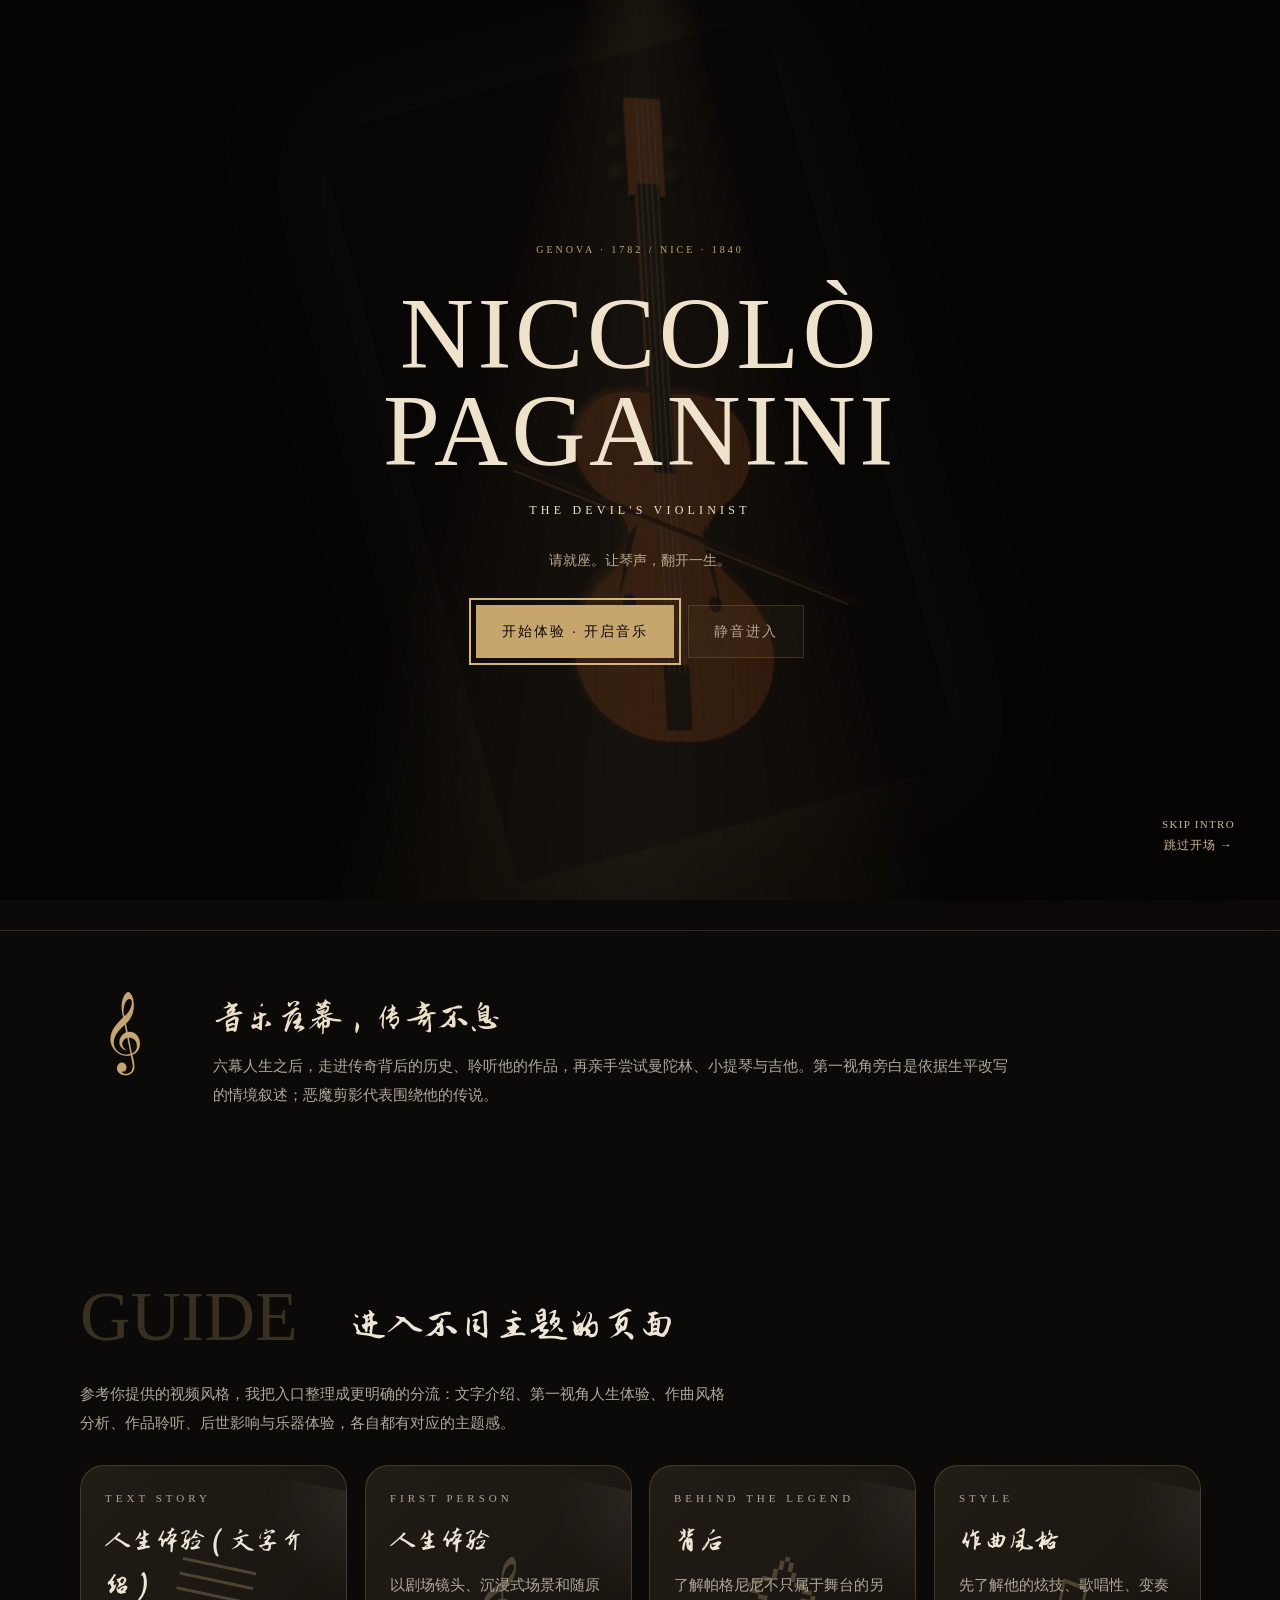
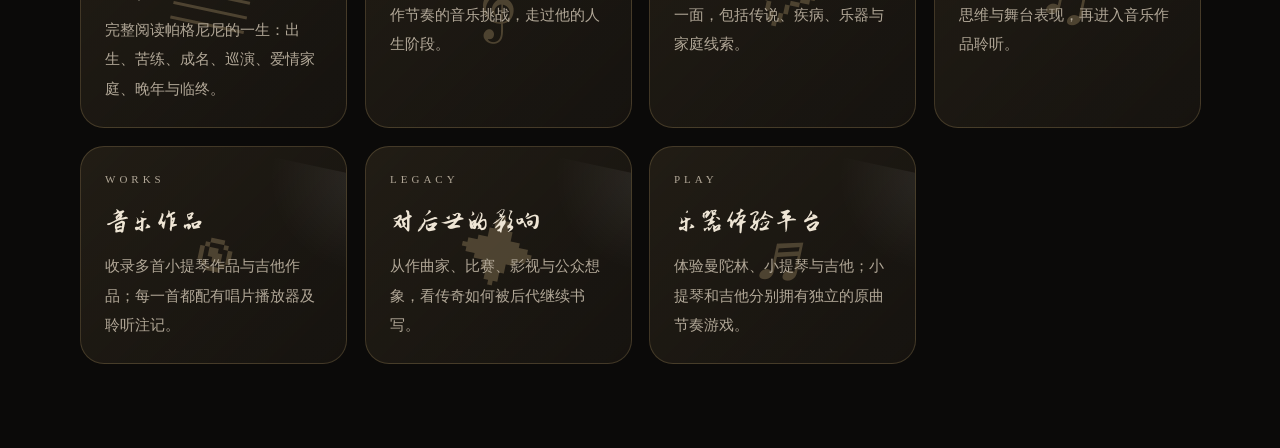
<file: index.html>
<!doctype html>
<html lang="zh-CN">
<head>
  <meta charset="utf-8">
  <meta name="viewport" content="width=device-width,initial-scale=1">

  <title>关于帕格尼尼｜帕格尼尼</title>

  <meta
    name="description"
    content="化身帕格尼尼，以第一视角走过他的人生，聆听作品，并体验曼陀林、小提琴与吉他。"
  >

  <link rel="preconnect" href="https://fonts.googleapis.com">
  <link
    rel="preconnect"
    href="https://fonts.gstatic.com"
    crossorigin
  >
  <link
    href="https://fonts.googleapis.com/css2?family=Zhi+Mang+Xing&display=swap"
    rel="stylesheet"
  >

  <style>
    /* 所有页面共用：古典剧场、旧乐谱与暗金色。电脑设计宽度 ≥ 1024px。 */

    @font-face {
      font-family: "Zhi Mang Xing";
      src: url("assets/fonts/ZhiMangXing-Regular.ttf") format("truetype");
      font-display: swap;
    }

    :root {
      --bg: #0b0a09;
      --panel: #171410;
      --paper: #ebdfc6;
      --ink: #302719;
      --gold: #c6a66d;
      --red: #7b2634;
      --text: #eee5d5;
      --muted: #b1a797;
      --line: #c6a66d35;
      --pointer-x: 50%;
      --pointer-y: 30%;
      color-scheme: dark;
    }

    * {
      box-sizing: border-box;
    }

    html {
      scroll-behavior: smooth;
      scroll-padding-top: 90px;
    }

    body {
      margin: 0;
      min-width: 1024px;
      background: var(--bg);
      color: var(--text);
      font-family: "Microsoft YaHei", "PingFang SC", sans-serif;
      font-size: 15px;
      line-height: 1.95;
    }

    body::before {
      content: "";
      position: fixed;
      inset: 0;
      z-index: -1;
      background: radial-gradient(
        ellipse at var(--pointer-x) var(--pointer-y),
        #65322616,
        transparent 50%
      );
      pointer-events: none;
    }

    button,
    input,
    select {
      font: inherit;
    }

    button,
    a,
    input,
    select {
      touch-action: manipulation;
    }

    a {
      color: inherit;
    }

    button {
      color: inherit;
      background: none;
      cursor: pointer;
    }

    button:disabled {
      cursor: default;
      opacity: .55;
    }

    a,
    button,
    input,
    select {
      outline-offset: 6px;
    }

    a:focus-visible,
    button:focus-visible,
    input:focus-visible,
    select:focus-visible {
      outline: 2px solid var(--gold);
    }

    [hidden] {
      display: none !important;
    }

    img {
      display: block;
      max-width: 100%;
    }

    h1,
    h2,
    .chapter-title {
      font-family:
        "Zhi Mang Xing",
        "KaiTi",
        "STKaiti",
        "DFKai-SB",
        cursive;
      font-weight: 400;
      line-height: 1.2;
    }

    h1 {
      font-size: 82px;
      letter-spacing: 5px;
      margin: 18px 0 26px;
    }

    h2 {
      font-size: 48px;
      margin: 12px 0 24px;
    }

    h3 {
      font-size: 22px;
      font-weight: 500;
      line-height: 1.6;
    }

    p {
      margin: 0 0 18px;
    }

    .eyebrow {
      font: 11px/1.6 Georgia, serif;
      letter-spacing: 4px;
      color: var(--gold);
      text-transform: uppercase;
    }

    .small {
      font-size: 12px;
      color: var(--muted);
    }

    .gold {
      color: var(--gold);
    }

    .muted {
      color: var(--muted);
    }

    .wrap {
      width: 1120px;
      max-width: calc(100% - 112px);
      margin: auto;
    }

    .skip {
      position: fixed;
      top: -90px;
      left: 30px;
      z-index: 200;
      background: var(--paper);
      color: var(--ink);
      padding: 12px;
    }

    .skip:focus {
      top: 20px;
    }

    .site-header {
      height: 78px;
      position: fixed;
      inset: 0 0 auto;
      z-index: 50;
      padding: 0 42px;
      display: flex;
      align-items: center;
      justify-content: space-between;
      background: linear-gradient(#0b0a09ee, #0b0a0966);
      backdrop-filter: blur(12px);
      border-bottom: 1px solid #ffffff08;
    }

    .wordmark {
      text-decoration: none;
      display: flex;
      gap: 14px;
      align-items: center;
      letter-spacing: 4px;
      font: 16px Georgia, serif;
    }

    .wordmark b {
      font-size: 34px;
      color: var(--gold);
      font-weight: 400;
    }

    .wordmark small {
      font: 9px/1.5 Arial, sans-serif;
      letter-spacing: 3px;
      color: var(--muted);
    }

    .header-actions {
      display: flex;
      gap: 12px;
      align-items: center;
    }

    .icon-button,
    .journey-toggle {
      border: 1px solid var(--line);
      border-radius: 50%;
      width: 42px;
      height: 42px;
      display: grid;
      place-items: center;
      line-height: 1;
      color: var(--gold);
      transition: background .2s;
    }

    .icon-button:hover,
    .journey-toggle:hover {
      background: #c6a66d20;
    }

    .journey-toggle {
      font-size: 20px;
    }

    .journey-panel {
      position: fixed;
      top: 88px;
      right: 32px;
      width: 300px;
      padding: 24px;
      background: #15120ff5;
      border: 1px solid var(--line);
      box-shadow: 0 20px 80px #0009;
      z-index: 60;
    }

    .journey-panel h2 {
      font-size: 30px;
      margin: 0 0 18px;
    }

    .journey-panel ol {
      padding-left: 26px;
      margin: 0;
    }

    .journey-panel li {
      font-size: 13px;
      padding: 7px 0;
      color: var(--muted);
    }

    .journey-panel li.current {
      color: var(--paper);
    }

    .journey-panel li.current::after {
      content: " · 当前";
      color: var(--gold);
      font-size: 11px;
    }

    .journey-panel .small {
      margin: 16px 0 0;
    }

    .home-corner {
      position: fixed;
      bottom: 24px;
      left: 26px;
      z-index: 45;
      color: var(--paper);
      text-decoration: none;
      font-size: 12px;
      background: #0b0a09e8;
      border: 1px solid var(--line);
      padding: 9px 16px;
      border-radius: 30px;
    }

    .home-corner:hover {
      background: var(--red);
    }

    .read-progress {
      height: 2px;
      position: fixed;
      top: 77px;
      left: 0;
      background: var(--gold);
      width: 0;
      z-index: 55;
    }

    .btn {
      display: inline-flex;
      align-items: center;
      justify-content: center;
      gap: 18px;
      min-height: 50px;
      padding: 12px 25px;
      border: 1px solid var(--gold);
      text-decoration: none;
      font-size: 14px;
      letter-spacing: 2px;
      background: #c6a66d0c;
      transition: background .25s, transform .25s;
    }

    .btn:hover {
      background: var(--gold);
      color: var(--bg);
      transform: translateY(-2px);
    }

    .btn.primary {
      background: var(--gold);
      color: var(--bg);
    }

    .btn.primary:hover {
      background: #e2c997;
    }

    .btn.subtle {
      border-color: var(--line);
      color: var(--muted);
    }

    .button-row {
      display: flex;
      gap: 16px;
      align-items: center;
      flex-wrap: wrap;
    }

    .chapter-hero {
      padding: 162px 0 80px;
      border-bottom: 1px solid var(--line);
      position: relative;
      overflow: hidden;
    }

    .chapter-hero .intro {
      max-width: 690px;
      color: var(--muted);
      font-size: 16px;
    }

    .chapter-number {
      position: absolute;
      right: 7%;
      top: 100px;
      font: 210px/1 Georgia, serif;
      color: #c6a66d0c;
      pointer-events: none;
    }

    .chapter-hero .rule {
      height: 1px;
      width: 70px;
      background: var(--gold);
      margin: 32px 0;
    }

    .section {
      padding: 84px 0;
    }

    .section + .section {
      border-top: 1px solid var(--line);
    }

    .two-col {
      display: grid;
      grid-template-columns: 1fr 1fr;
      gap: 64px;
      align-items: center;
    }

    .section-title {
      max-width: 650px;
    }

    .section-lead {
      color: var(--muted);
      max-width: 650px;
    }

    .note-box {
      padding: 23px 27px;
      border-left: 2px solid var(--gold);
      background: #c6a66d09;
      color: var(--muted);
    }

    .source-note {
      font-size: 12px;
      color: var(--muted);
      margin-top: 24px;
    }

    .source-note a {
      color: var(--gold);
      text-underline-offset: 4px;
    }

    .next-part {
      padding: 95px 50px;
      text-align: center;
      border-top: 1px solid var(--line);
      background: radial-gradient(
        ellipse at center,
        #65212b20,
        transparent 70%
      );
    }

    .next-part h2 {
      font-size: 50px;
      margin: 20px 0 32px;
    }

    .next-part p {
      color: var(--muted);
    }

    .site-footer {
      padding: 24px 80px 85px;
      border-top: 1px solid var(--line);
      display: flex;
      justify-content: space-between;
      color: var(--muted);
      font: 10px Georgia, serif;
      letter-spacing: 2px;
    }

    .site-footer a {
      letter-spacing: 0;
      font: 12px "Microsoft YaHei", sans-serif;
    }

    .motion-ready .reveal {
      opacity: 0;
      transform: translateY(28px);
      transition: opacity .85s, transform .85s;
    }

    .motion-ready .reveal.visible {
      opacity: 1;
      transform: none;
    }

    .note-field {
      position: fixed;
      inset: 0;
      pointer-events: none;
      z-index: -1;
      overflow: hidden;
    }

    .floating-note {
      position: absolute;
      bottom: -100px;
      color: var(--gold);
      opacity: 0;
      font: 25px Georgia, serif;
      animation: note-drift 22s linear infinite;
    }

    .cursor-note {
      position: fixed;
      z-index: 90;
      pointer-events: none;
      color: var(--gold);
      font-size: 20px;
      animation: note-pop .8s ease-out forwards;
    }

    .cursor-dot {
      position: fixed;
      pointer-events: none;
      z-index: 89;
      border: 1px solid #c6a66d70;
      width: 23px;
      height: 23px;
      border-radius: 50%;
      transform: translate(-50%, -50%);
      transition: width .2s, height .2s;
      opacity: .65;
    }

    .toast {
      position: fixed;
      right: 30px;
      bottom: 28px;
      z-index: 100;
      max-width: 440px;
      background: #201a13f5;
      border: 1px solid var(--gold);
      padding: 15px 22px;
      font-size: 13px;
      box-shadow: 0 12px 45px #0008;
    }

    /* 封面：自由布局的肖像、恶魔剪影、流动琴弦。 */

    .cover {
      min-height: 930px;
      height: 100vh;
      position: relative;
      overflow: hidden;
      padding: 190px 8% 130px;
    }

    .cover::before {
      content: "";
      position: absolute;
      inset: 0;
      background:
        linear-gradient(
          90deg,
          #0b0a09 2%,
          #0b0a09b0 55%,
          #39101820
        ),
        url("assets/images/hero-devil.svg") 70% 40% / cover no-repeat;
      pointer-events: none;
    }

    .cover-copy {
      position: relative;
      z-index: 3;
      width: 57%;
    }

    .cover h1 {
      font-size: 116px;
      letter-spacing: 8px;
      line-height: 1.13;
      margin: 24px 0 20px;
    }

    .cover h1 span {
      display: block;
      font-size: 48px;
      color: var(--gold);
      margin-bottom: 10px;
    }

    .cover .intro {
      width: 450px;
      color: var(--muted);
      font-size: 16px;
    }

    .cover-caption {
      position: absolute;
      left: 8%;
      top: 110px;
      z-index: 3;
    }

    .cover-portrait {
      position: absolute;
      right: 12%;
      top: 23%;
      width: 29%;
      height: 55%;
      transform: rotate(6deg);
      border: 1px solid #c6a66d66;
      padding: 9px;
      background: #130f0a;
      box-shadow: 0 35px 100px #000c;
      z-index: 2;
      animation: portrait-breathe 9s ease-in-out infinite;
    }

    .cover-portrait img {
      height: 100%;
      width: 100%;
      object-fit: cover;
      filter: sepia(.25) contrast(1.08);

    }

    .cover-portrait::after {
      content: "THE DEVIL’S VIOLINIST";
      position: absolute;
      bottom: -40px;
      left: 0;
      letter-spacing: 4px;
      font: 11px Georgia, serif;
      color: var(--gold);
    }

    .cover-date {
      position: absolute;
      right: 5%;
      top: 17%;
      writing-mode: vertical-rl;
      letter-spacing: 6px;
      font: 12px Georgia, serif;
      color: var(--muted);
      z-index: 3;
    }

    .cover-string {
      position: absolute;
      height: 1px;
      width: 65%;
      background: linear-gradient(
        90deg,
        transparent,
        #c6a66d70,
        transparent
      );
      transform: rotate(-26deg);
      right: -5%;
      top: 30%;
      pointer-events: none;
    }

    .cover-string:nth-of-type(2) {
      top: 39%;
    }

    .cover-string:nth-of-type(3) {
      top: 63%;
    }

    .cover-tag {
      font-size: 12px;
      letter-spacing: 3px;
      border-left: 1px solid var(--red);
      padding-left: 18px;
      color: var(--gold);
      margin: 30px 0;
    }

    .cover-bottom {
      position: absolute;
      bottom: 50px;
      left: 8%;
      right: 7%;
      display: flex;
      justify-content: space-between;
      align-items: center;
      border-top: 1px solid var(--line);
      padding-top: 24px;
      z-index: 4;
    }

    .cover-bottom span {
      color: var(--muted);
      font: 10px Georgia, serif;
      letter-spacing: 3px;
    }

    .cover-bottom .btn {
      min-width: 250px;
    }

    .cover-after {
      padding: 65px 8%;
      display: flex;
      gap: 70px;
      color: var(--muted);
      border-top: 1px solid var(--line);
    }

    .cover-after .large-note {
      font-size: 70px;
      color: var(--gold);
      line-height: 1;
    }

    .cover-after h2 {
      font-size: 36px;
      color: var(--paper);
      margin: 0 0 12px;
    }

    .cover-after p {
      max-width: 800px;
    }

    /* 用户点击后才解锁开场；无 JS 时此面板保持隐藏。 */

    .opening-overlay {
      position: fixed;
      inset: 0;
      background: radial-gradient(
        ellipse,
        #36291c,
        #080706 70%
      );
      z-index: 110;
      display: flex;
      flex-direction: column;
      align-items: center;
      justify-content: center;
      text-align: center;
      overflow: hidden;
    }

    .opening-overlay .eyebrow {
      margin-bottom: 25px;
    }

    .opening-overlay h2 {
      font-size: 42px;
    }

    .book {
      width: 440px;
      height: 285px;
      position: relative;
      perspective: 1000px;
      margin: 16px 0 45px;
      transform: rotate(-7deg);
    }

    .book-page {
      position: absolute;
      width: 50%;
      height: 100%;
      background: var(--paper);
      color: var(--ink);
      box-shadow: 0 15px 70px #000a;
      top: 0;
      padding: 40px 23px;
    }

    .book-page.left {
      left: 0;
      transform-origin: right;
      border-radius: 4px 0 0 4px;
      transform: rotateY(60deg);
    }

    .book-page.right {
      right: 0;
      transform-origin: left;
      transform: rotateY(-60deg);
      border-radius: 0 4px 4px 0;
    }

    .book-page .staff {
      height: 60px;
      margin: 15px 0;
      background: repeating-linear-gradient(
        transparent 0 8px,
        #705c4070 8px 9px,
        transparent 9px 12px
      );
      font-size: 27px;
      line-height: 60px;
      letter-spacing: 10px;
    }

    .opening-overlay.opening-play .book-page.left {
      animation: book-left 1.25s ease forwards;
    }

    .opening-overlay.opening-play .book-page.right {
      animation: book-right 1.25s ease forwards;
    }

    .opening-overlay.dismiss {
      animation: intro-away .5s ease forwards;
      pointer-events: none;
    }

    .opening-choice {
      display: flex;
      gap: 14px;
      align-items: center;
    }

    .opening-overlay .small {
      max-width: 470px;
      margin: 18px 0 0;
    }

    .opening-overlay button.subtle {
      background: none;
    }

    .opening-overlay .book-page p {
      font: 12px Georgia, serif;
      letter-spacing: 3px;
    }

    /* 每页进出均使用同一覆盖层；默认不挡页面。 */

    .transition {
      position: fixed;
      inset: 0;
      z-index: 120;
      visibility: hidden;
      pointer-events: none;
      overflow: hidden;
      --shut: 0;
    }

    .transition.active {
      visibility: visible;
    }

    .transition .curtain {
      position: absolute;
      top: 0;
      bottom: 0;
      width: 51%;
      background: repeating-linear-gradient(
        90deg,
        #320c16 0,
        #741f32 7%,
        #330d18 16%
      );
      box-shadow: inset 0 -18px 30px #0009;
      transition: transform .6s cubic-bezier(.77, 0, .18, 1);
    }

    .transition .curtain.left {
      left: 0;
      transform: translateX(-103%);
      border-right: 2px solid #c6a66d;
    }

    .transition .curtain.right {
      right: 0;
      transform: translateX(103%);
      border-left: 2px solid #c6a66d;
    }

    .transition.closed .curtain {
      transform: translateX(0);
    }

    .transition-badge {
      position: absolute;
      left: 50%;
      top: 50%;
      transform: translate(-50%, -50%);
      opacity: 0;
      text-align: center;
      transition: opacity .25s;
      color: var(--paper);
      font: 28px Georgia, serif;
      letter-spacing: 5px;
    }

    .transition.closed .transition-badge {
      opacity: 1;
    }

    .transition[data-theme="score"] .curtain {
      background:
        repeating-linear-gradient(
          0deg,
          transparent 0 28px,
          #67533544 28px 29px,
          transparent 29px 42px
        ),
        var(--paper);
      border-color: #766342;
    }

    .transition[data-theme="score"] .transition-badge {
      color: var(--ink);
    }

    .transition[data-theme="instrument"] .transition-badge {
      font-size: 52px;
    }

    .transition[data-theme="reflection"] .transition-badge {
      font-size: 44px;
      color: #e2bd92;
    }

    /* 人生剧场：图片是底层，镜头与局部矢量动作分别控制。 */

    .life-hero {
      min-height: 460px;
      padding-bottom: 65px;
    }

    .life-hero h1 {
      font-size: 68px;
    }

    .life-intro {
      padding-top: 130px;
    }

    .scene-title {
      display: flex;
      align-items: baseline;
      gap: 28px;
      margin-bottom: 22px;
    }

    .scene-title h2 {
      font-size: 40px;
      margin: 0;
    }

    .scene-title .eyebrow {
      min-width: 115px;
    }

    .life-scene {
      padding: 76px 0;
      border-bottom: 1px solid var(--line);
    }

    .scene-grid {
      display: grid;
      grid-template-columns: 1fr 305px;
      gap: 32px;
      align-items: center;
    }

    .scene-frame {
      position: relative;
      height: 520px;
      overflow: hidden;
      background: #19130c;
      border: 1px solid #c6a66d40;
      isolation: isolate;
    }

    .scene-frame .scene-photo {
      position: absolute;
      inset: 0;
      height: 100%;
      width: 100%;
      object-fit: cover;
      transform: scale(1.03);
      animation: camera-drift 18s ease-in-out infinite alternate;
    }

    .scene-frame::after {
      content: "";
      position: absolute;
      inset: 0;
      background: linear-gradient(
        0deg,
        #0009,
        transparent 45%
      );
      z-index: 4;
      pointer-events: none;
    }

    .scene-frame .film-grain {
      position: absolute;
      inset: 0;
      z-index: 5;
      pointer-events: none;
      background: repeating-linear-gradient(
        0deg,
        #0000 0 3px,
        #0002 4px 4.4px
      );
      opacity: .24;
    }

    .scene-frame .scene-label {
      position: absolute;
      bottom: 22px;
      left: 26px;
      color: #ecdfc8;
      font-size: 11px;
      letter-spacing: 2px;
      z-index: 8;
    }

    .scene-frame .scene-label span {
      font: 10px Georgia, serif;
      letter-spacing: 3px;
      margin-right: 18px;
      color: var(--gold);
    }

    .scene-aside p {
      font-size: 16px;
      color: #d3c8b7;
    }

    .scene-aside .fact {
      font-size: 12px;
      color: var(--gold);
      border-top: 1px solid var(--line);
      padding-top: 15px;
      margin-top: 20px;
    }

    .narrate {
      width: 100%;
      text-align: left;
      border: 1px solid var(--line);
      padding: 10px 16px;
      display: flex;
      justify-content: space-between;
      align-items: center;
      font-size: 13px;
      margin-top: 24px;
    }

    .narrate.speaking {
      border-color: var(--gold);
      background: #c6a66d18;
    }

    .voice-label {
      font-size: 10px;
      color: var(--muted);
      display: block;
      margin: 8px 0;
    }

    .chapter-strip {
      display: flex;
      gap: 8px;
      margin: 30px 0 0;
    }

    .chapter-strip span {
      flex: 1;
      height: 3px;
      background: var(--line);
    }

    .chapter-strip span.done {
      background: var(--gold);
    }

    .prologue-stage {
      position: relative;
      height: 580px;
      background:
        radial-gradient(
          ellipse at 50% 35%,
          #e0c29135,
          transparent 60%
        ),
        #100e0b;
      border: 1px solid var(--line);
      overflow: hidden;
    }

    .prologue-stage .stage-art {
      height: 100%;
      width: 100%;
    }

    .prologue-stage .staff-lines {
      position: absolute;
      inset: 18% 2%;
      background: repeating-linear-gradient(
        0deg,
        transparent 0 37px,
        #c6a66d15 38px 39px
      );
      transform: rotate(-10deg);
      pointer-events: none;
    }

    .prologue-stage iframe,
    .prologue-stage video {
      position: absolute;
      inset: 0;
      width: 100%;
      height: 100%;
      border: 0;
      background: #000;
      z-index: 8;
    }

    .performance-button {
      position: absolute;
      left: 30px;
      bottom: 26px;
      z-index: 10;
    }

    .prologue-aside {
      padding: 30px;
      border-left: 1px solid var(--line);
    }

    .prologue-layout {
      display: grid;
      grid-template-columns: 2.2fr 1fr;
      gap: 30px;
    }

    .prologue-notes {
      font-size: 30px;
      color: var(--gold);
      letter-spacing: 12px;
      animation: notation-sway 4s ease-in-out infinite;
    }

    .side-quote {
      font-family: "KaiTi", serif;
      font-size: 25px;
      color: var(--paper);
      margin: 35px 0;
    }

    .day-shade {
      position: absolute;
      inset: 0;
      z-index: 3;
      background: linear-gradient(
        90deg,
        #081b4077,
        #150a17a6
      );
      opacity: var(--night, 0);
      transition: opacity 1s;
      pointer-events: none;
    }

    .window-sky {
      position: absolute;
      width: 12%;
      height: 45%;
      left: 6%;
      top: 3%;
      z-index: 2;
      background: #162849;
      opacity: var(--night, 0);
      mix-blend-mode: multiply;
      transition: opacity 1s;
      pointer-events: none;
    }

    .practice-sheet {
      position: absolute;
      z-index: 6;
      right: 32%;
      top: 43%;
      width: 18%;
      height: 22%;
      background: var(--paper);
      border: 1px solid #9c784d;
      transform: rotate(-7deg);
      color: #6c5739;
      box-shadow: 0 4px 20px #0008;
      padding: 14px;
      font: 26px Georgia, serif;
      line-height: 1.35;
    }

    .practice-sheet.flipping {
      animation: sheet-flip .55s ease;
    }

    .practice-sheet::before {
      content: "";
      position: absolute;
      inset: 14px;
      background: repeating-linear-gradient(
        transparent 0 12px,
        #8e795f77 13px 14px
      );
      pointer-events: none;
    }

    .practice-sheet span {
      position: relative;
    }

    .practice-controls {
      background: #15110d;
      border: 1px solid var(--line);
      margin-top: 25px;
      padding: 22px;
      display: flex;
      align-items: center;
      justify-content: space-between;
      gap: 24px;
    }

    .practice-meter {
      display: flex;
      align-items: center;
      gap: 18px;
    }

    .practice-meter strong {
      font: 38px Georgia, serif;
      color: var(--gold);
    }

    .practice-meter label {
      font-size: 12px;
      color: var(--muted);
    }

    .practice-meter progress {
      width: 140px;
      height: 5px;
      accent-color: var(--gold);
    }

    .practice-caption {
      font-size: 13px;
      color: var(--muted);
      min-width: 245px;
    }

    .performer-layer {
      position: absolute;
      z-index: 6;
      bottom: 0;
      right: 0;
      width: 52%;
      height: 95%;
      pointer-events: none;
      filter: drop-shadow(0 7px 12px #0007);
    }

    .performer-layer .torso {
      transform-origin: 55% 65%;
      animation: body-breathe 5.5s ease-in-out infinite;
    }

    .performer-layer .bow-arm {
      transform-box: fill-box;
      transform-origin: 20% 80%;
      animation: bow-play 2.2s ease-in-out infinite alternate;
      animation-play-state: paused;
    }

    .performer-layer .finger {
      transform-box: fill-box;
      transform-origin: center;
      animation: finger-move .45s ease-in-out infinite alternate;
      animation-play-state: paused;
    }

    .performer-layer.playing .bow-arm,
    .performer-layer.playing .finger {
      animation-play-state: running;
    }

    .performer-layer.practice-playing .bow-arm {
      animation: practice-bow .8s ease-in-out;
    }

    .performer-layer.practice-playing .finger {
      animation: finger-move .18s ease-in-out 4 alternate;
    }

    .stage-glow {
      position: absolute;
      z-index: 2;
      inset: -40% 10% -20%;
      background: conic-gradient(
        from 155deg at 50% 0%,
        transparent,
        #f1d29322 10deg,
        transparent 40deg
      );
      transform-origin: top;
      animation: light-sweep 12s ease-in-out infinite alternate;
      pointer-events: none;
    }

    .whisper-trigger {
      position: absolute;
      z-index: 9;
      border: 1px solid #c6a66daa;
      border-radius: 50%;
      width: 42px;
      height: 42px;
      background: #15110eda;
      color: var(--paper);
      font-size: 20px;
      box-shadow: 0 0 30px #c6a66d30;
      animation: whisper-pulse 3s ease-in-out infinite;
    }

    .whisper-trigger:nth-of-type(1) {
      left: 19%;
      top: 43%;
    }

    .whisper-trigger:nth-of-type(2) {
      left: 53%;
      top: 34%;
    }

    .whisper-trigger:nth-of-type(3) {
      left: 78%;
      top: 49%;
    }

    .whisper-popup {
      position: absolute;
      z-index: 10;
      left: 15%;
      right: 15%;
      top: 12%;
      padding: 20px 24px;
      background: #0f0c09f5;
      border: 1px solid var(--gold);
      text-align: center;
      font-size: 18px;
      box-shadow: 0 15px 50px #0008;
    }

    .whisper-popup button {
      float: right;
      border: 0;
      font-size: 20px;
    }

    .whisper-popup small {
      display: block;
      font-size: 10px;
      color: var(--muted);
      margin-top: 8px;
    }

    .tour-stops {
      display: flex;
      gap: 8px;
      flex-wrap: wrap;
      margin: 24px 0;
    }

    .tour-stops button {
      padding: 8px 11px;
      border: 1px solid var(--line);
      font: 10px Georgia, serif;
      letter-spacing: 1px;
    }

    .tour-stops button[aria-pressed="true"] {
      background: var(--gold);
      color: var(--bg);
    }

    .tour-caption {
      position: absolute;
      left: 30px;
      top: 25px;
      z-index: 7;
      display: flex;
      flex-direction: column;
      background: #0b0a09b0;
      padding: 15px 20px;
      border-left: 2px solid var(--gold);
    }

    .tour-caption strong {
      font: 26px Georgia, serif;
      letter-spacing: 3px;
    }

    .tour-caption span {
      font-size: 12px;
      color: var(--gold);
    }

    .end-string {
      height: 150px;
      display: grid;
      place-items: center;
      position: relative;
      font: 32px Georgia, serif;
      letter-spacing: 15px;
    }

    .end-string::before {
      content: "";
      height: 1px;
      position: absolute;
      left: 0;
      right: 0;
      top: 50%;
      background: linear-gradient(
        90deg,
        transparent,
        var(--gold),
        transparent
      );
      z-index: -1;
    }

    .end-string span {
      background: var(--bg);
      padding: 0 30px;
    }

    .memory-frame {
      animation: memory-light 15s ease-in-out infinite alternate;
    }

    /* 历史档案、作品与影响采用各自独立的阅读布局。 */

    .archive-image {
      position: relative;
      padding: 16px;
      border: 1px solid var(--line);
      transform: rotate(-3deg);
      background: #17110c;
    }

    .archive-image img {
      width: 100%;
      max-height: 510px;
      object-fit: cover;
      filter: sepia(.1);
    }

    .archive-image figcaption {
      font-size: 11px;
      color: var(--muted);
      margin-top: 12px;
      letter-spacing: 2px;
    }

    .archive-tabs {
      display: flex;
      border-bottom: 1px solid var(--line);
      gap: 25px;
      margin: 30px 0;
    }

    .archive-tabs button {
      border: 0;
      color: var(--muted);
      padding: 10px 0;
      border-bottom: 2px solid transparent;
    }

    .archive-tabs button[aria-selected="true"] {
      border-color: var(--gold);
      color: var(--paper);
    }

    .archive-paper {
      padding: 35px;
      background: var(--paper);
      color: var(--ink);
      position: relative;
      box-shadow: 0 18px 50px #0005;
    }

    .archive-paper .eyebrow {
      color: #876331;
    }

    .archive-paper p {
      color: #4f4535;
    }

    .archive-paper h3 {
      font-family: "KaiTi", serif;
      font-size: 28px;
      margin-top: 0;
    }

    .evidence {
      display: grid;
      grid-template-columns: 1fr 1fr;
      gap: 25px;
      margin: 35px 0;
    }

    .evidence article {
      border: 1px solid var(--line);
      padding: 28px;
    }

    .evidence .legend {
      border-left: 2px solid var(--red);
    }

    .evidence .document {
      border-left: 2px solid var(--gold);
    }

    details {
      border-bottom: 1px solid var(--line);
      padding: 20px 0;
    }

    summary {
      cursor: pointer;
      color: var(--paper);
      font-size: 18px;
      list-style: none;
      display: flex;
      justify-content: space-between;
      align-items: center;
    }

    summary::after {
      content: "＋";
      color: var(--gold);
    }

    details[open] summary::after {
      content: "−";
    }

    details p {
      color: var(--muted);
      padding-top: 18px;
      margin-bottom: 0;
    }

    .music-section-label {
      font: 70px Georgia, serif;
      color: #c6a66d3d;
      margin-right: 25px;
    }

    .track {
      display: grid;
      grid-template-columns: 175px 1fr;
      gap: 38px;
      align-items: center;
      padding: 45px 0;
      border-bottom: 1px solid var(--line);
    }

    .record-button {
      position: relative;
      width: 172px;
      height: 172px;
      border: 1px solid #a5956d;
      border-radius: 50%;
      background: repeating-radial-gradient(
        circle,
        #181818 0 1px,
        #242321 2px 3px,
        #111 4px 5px
      );
      box-shadow: 0 14px 45px #0009;
      display: grid;
      place-items: center;
      transition: transform .3s;
    }

    .record-button:hover {
      transform: scale(1.04);
    }

    .record-disc {
      position: absolute;
      inset: 0;
      border-radius: 50%;
      animation: record-spin 4s linear infinite;
      animation-play-state: paused;
      background: conic-gradient(
        transparent,
        #ffffff10,
        transparent 30%,
        #ffffff12,
        transparent
      );
      pointer-events: none;
    }

    .record-button .label {
      position: relative;
      width: 68px;
      height: 68px;
      border-radius: 50%;
      background: var(--red);
      display: grid;
      place-items: center;
      font: 22px Georgia, serif;
      border: 1px solid var(--gold);
      box-shadow: inset 0 0 0 6px #0002;
      z-index: 2;
    }

    .track.playing .record-disc {
      animation-play-state: running;
    }

    .record-button .play-symbol {
      position: absolute;
      bottom: -34px;
      font-size: 12px;
      color: var(--gold);
      width: 170px;
    }

    .track h2 {
      font-size: 36px;
      margin: 8px 0 12px;
    }

    .track p {
      color: var(--muted);
      max-width: 740px;
      font-size: 14px;
    }

    .track .eyebrow {
      font-size: 10px;
    }

    .track-controls {
      display: flex;
      gap: 18px;
      align-items: center;
      font-size: 12px;
      color: var(--gold);
      margin-top: 18px;
    }

    .track-progress {
      height: 4px;
      flex: 1;
      accent-color: var(--gold);
      max-width: 400px;
    }

    .track-time {
      min-width: 95px;
      letter-spacing: 1px;
    }

    .track-info {
      min-width: 0;
    }

    .track-status {
      font-size: 11px;
      color: var(--muted);
      margin-top: 10px;
    }

    .track.unavailable .record-button {
      filter: grayscale(1);
      opacity: .5;
    }

    .listening-hint {
      border-top: 1px solid var(--line);
      border-bottom: 1px solid var(--line);
      display: flex;
      align-items: center;
      gap: 24px;
      padding: 23px 0;
      font-size: 13px;
      color: var(--muted);
    }

    .listening-hint b {
      color: var(--gold);
      font-size: 28px;
    }

    .audio-credit {
      font-size: 11px;
      color: var(--muted);
    }

    .timeline {
      display: grid;
      grid-template-columns: repeat(4, 1fr);
      margin: 50px 0;
      border-top: 1px solid var(--gold);
    }

    .timeline-item {
      padding: 30px 25px 0 0;
      position: relative;
    }

    .timeline-item::before {
      content: "";
      position: absolute;
      top: -5px;
      left: 0;
      width: 9px;
      height: 9px;
      border-radius: 50%;
      background: var(--gold);
    }

    .timeline-item strong {
      font: 32px Georgia, serif;
      color: var(--gold);
    }

    .timeline-item p {
      font-size: 13px;
      color: var(--muted);
      margin-top: 12px;
    }

    .legacy-gallery {
      display: grid;
      grid-template-columns: 1.3fr 1fr;
      gap: 25px;
      margin-top: 35px;
    }

    .legacy-gallery figure {
      margin: 0;
    }

    .legacy-gallery img {
      height: 270px;
      width: 100%;
      object-fit: cover;
      border: 1px solid var(--line);
    }

    .legacy-gallery figcaption {
      font-size: 11px;
      color: var(--muted);
      margin-top: 10px;
    }

    .influence-notes {
      display: grid;
      grid-template-columns: 1fr 1fr 1fr;
      gap: 30px;
    }

    .influence-notes article {
      padding: 30px 0;
      border-top: 1px solid var(--gold);
    }

    .influence-notes .big {
      font: 42px Georgia, serif;
      color: var(--gold);
    }

    .film-pair {
      display: grid;
      grid-template-columns: 1fr 1fr;
      gap: 40px;
    }

    .film-pair article {
      display: grid;
      grid-template-columns: 140px 1fr;
      gap: 25px;
    }

    .film-pair img {
      width: 140px;
      height: 210px;
      object-fit: cover;
    }

    .film-pair p {
      font-size: 13px;
      color: var(--muted);
    }

    .legacy-question {
      border: 1px solid var(--line);
      padding: 25px;
      margin-top: 40px;
    }

    .legacy-question button {
      margin: 12px 12px 0 0;
    }

    /* 乐器控制台。实际发声由 instrument-engine.js 管理。 */

    .instrument-workbench {
      background:
        radial-gradient(
          ellipse at 70% 30%,
          #4e352c40,
          transparent
        ),
        #15120f;
      border: 1px solid var(--line);
      padding: 36px;
    }

    .instrument-tabs {
      display: flex;
      gap: 14px;
      margin-bottom: 28px;
    }

    .instrument-tabs button {
      border: 1px solid var(--line);
      padding: 13px 24px;
      flex: 1;
      display: flex;
      justify-content: space-between;
    }

    .instrument-tabs button[aria-selected="true"] {
      background: var(--gold);
      color: var(--bg);
    }

    .instrument-overview {
      display: grid;
      grid-template-columns: 1.5fr 1fr;
      gap: 50px;
      align-items: center;
      min-height: 260px;
    }

    .instrument-art {
      height: 260px;
      position: relative;
      display: grid;
      place-items: center;
    }

    .instrument-art svg {
      height: 245px;
      width: 100%;
      overflow: visible;
      filter: drop-shadow(0 15px 22px #0009);
    }

    .instrument-art .string {
      stroke: var(--paper);
      stroke-width: 1;
    }

    .instrument-art.sounding .string {
      animation: string-vibrate .12s linear infinite alternate;
    }

    .instrument-description h2 {
      font-size: 40px;
      margin-top: 0;
    }

    .instrument-description p {
      font-size: 13px;
      color: var(--muted);
    }

    .sample-badge {
      display: inline-flex;
      color: var(--gold);
      background: #c6a66d12;
      border: 1px solid var(--line);
      padding: 7px 12px;
      font-size: 12px;
    }

    .synth-badge {
      color: #e3bba0;
      border-color: #b38163;
    }

    .instrument-toolbar {
      padding: 24px 0;
      border-top: 1px solid var(--line);
      display: flex;
      gap: 26px;
      align-items: center;
      flex-wrap: wrap;
    }

    .instrument-toolbar label {
      font-size: 12px;
      color: var(--muted);
      display: flex;
      align-items: center;
      gap: 10px;
    }

    .instrument-toolbar input {
      width: 120px;
      accent-color: var(--gold);
    }

    .instrument-toolbar select {
      background: #100e0b;
      border: 1px solid var(--line);
      color: var(--paper);
      padding: 6px;
    }

    .piano-keys {
      position: relative;
      display: flex;
      height: 175px;
      margin: 16px 0 20px;
      gap: 5px;
    }

    .note-key {
      height: 175px;
      flex: 1;
      background: var(--paper);
      color: var(--ink);
      border: 0;
      border-bottom: 6px solid #af9d7d;
      border-radius: 0 0 6px 6px;
      display: flex;
      flex-direction: column;
      align-items: center;
      justify-content: flex-end;
      padding-bottom: 20px;
      transition: background .08s, transform .08s;
    }

    .note-key.black {
      height: 112px;
      background: #171310;
      color: var(--paper);
      border: 1px solid #8c7550;
      position: absolute;
      z-index: 3;
      width: 6.8%;
      top: 0;
      padding-bottom: 13px;
      border-bottom: 5px solid #020202;
    }

    .note-key.active {
      background: var(--gold);
      transform: translateY(3px);
      border-bottom-width: 3px;
      box-shadow: 0 0 25px #c6a66d50;
    }

    .note-key kbd {
      font: 19px Georgia, serif;
    }

    .note-key small {
      font: 10px Arial, sans-serif;
      margin-top: 8px;
      letter-spacing: 1px;
    }

    .key-guide {
      display: flex;
      justify-content: space-between;
      color: var(--muted);
      font-size: 12px;
    }

    .instrument-log {
      font: 12px Georgia, serif;
      letter-spacing: 2px;
      color: var(--gold);
      height: 30px;
      padding-top: 8px;
    }

    .sample-upload {
      margin-top: 36px;
      border-top: 1px solid var(--line);
      padding-top: 22px;
    }

    .sample-upload input {
      font-size: 12px;
      max-width: 330px;
    }

    .sample-upload .small {
      margin-top: 10px;
    }

    .signal-meter {
      display: flex;
      gap: 3px;
      height: 22px;
      align-items: flex-end;
      min-width: 75px;
    }

    .signal-meter i {
      display: block;
      width: 4px;
      background: var(--gold);
      height: 4px;
      transition: height .2s;
    }

    .signal-meter.sounding i {
      animation: signal .5s ease-in-out infinite alternate;
    }

    .signal-meter i:nth-child(2n) {
      animation-delay: .2s !important;
    }

    .signal-meter i:nth-child(3n) {
      animation-delay: .1s !important;
    }

    /* 原感想与资料段落保持内容不变，只重新排版。 */

    .reflection-symbols {
      position: absolute;
      right: 12%;
      top: 130px;
      font-size: 115px;
      color: #c6a66d22;
      display: flex;
      align-items: center;
      gap: 30px;
    }

    .reflection-symbols .heart {
      color: #7b263480;
      animation: heart-pulse 2.8s ease-in-out infinite;
    }

    .reflection-symbols .source-paper {
      font-size: 80px;
      transform: rotate(14deg);
    }

    .reflection-card {
      max-width: 850px;
      margin: auto;
      padding: 55px 62px;
      border: 1px solid var(--line);
      background: #17130f;
      position: relative;
    }

    .reflection-card::before {
      content: "“";
      position: absolute;
      right: 35px;
      top: 5px;
      font: 110px Georgia, serif;
      color: #c6a66d20;
    }

    .reflection-card p {
      font-size: 15px;
      color: #d8cebd;
      margin-bottom: 26px;
      line-height: 2.15;
    }

    .reflection-card .opening {
      font-size: 23px;
      color: var(--paper);
    }

    .reflection-card .ending {
      font-size: 18px;
      text-align: center;
      color: var(--gold);
    }

    .source-list {
      display: flex;
      flex-direction: column;
      gap: 16px;
    }

    .source-item {
      display: flex;
      gap: 24px;
      align-items: flex-start;
      padding: 25px;
      background: #15110e;
      border: 1px solid var(--line);
    }

    .source-number {
      color: var(--gold);
      font: 32px Georgia, serif;
      min-width: 45px;
    }

    .source-content {
      flex: 1;
      min-width: 0;
    }

    .source-label {
      font-size: 14px;
      margin-bottom: 7px;
    }

    .source-item a {
      font: 12px/1.8 Arial, sans-serif;
      color: var(--muted);
      overflow-wrap: anywhere;
    }

    .reflection-nav {
      display: flex;
      gap: 30px;
      padding: 25px 0;
      border-bottom: 1px solid var(--line);
    }

    .reflection-nav a {
      color: var(--gold);
      font-size: 13px;
      text-underline-offset: 8px;
    }

    .reflection-lamp {
      position: absolute;
      left: -12px;
      top: 0;
      width: 2px;
      height: 0;
      background: var(--gold);
      transition: height .3s;
    }

    .transition[data-theme="score"] {
      perspective: 1200px;
    }

    .transition[data-theme="score"] .curtain.left {
      transform-origin: right center;
      transform: translateX(-103%) rotateY(58deg);
    }

    .transition[data-theme="score"] .curtain.right {
      transform-origin: left center;
      transform: translateX(103%) rotateY(-58deg);
    }

    .transition[data-theme="score"].closed .curtain {
      transform: translateX(0) rotateY(0);
    }

    .scene-frame video {
      position: absolute;
      inset: 0;
      width: 100%;
      height: 100%;
      object-fit: cover;
      z-index: 11;
    }

    .scene-frame .performance-button {
      z-index: 12;
    }

    .source-paper {
      animation: notation-sway 6s ease-in-out infinite;
    }

    .hero-heart {
      display: inline-block;
      animation: heart-pulse 2s ease-in-out infinite;
    }

    @keyframes note-drift {
      0% {
        transform: translateY(0) rotate(-20deg);
        opacity: 0;
      }

      15% {
        opacity: .1;
      }

      85% {
        opacity: .1;
      }

      100% {
        transform: translateY(-115vh) rotate(40deg);
        opacity: 0;
      }
    }

    @keyframes note-pop {
      from {
        opacity: .8;
        transform: translate(-50%, -50%) scale(.6);
      }

      to {
        opacity: 0;
        transform: translate(-50%, -110px) scale(1.4) rotate(20deg);
      }
    }

    @keyframes record-spin {
      to {
        transform: rotate(360deg);
      }
    }

    @keyframes portrait-breathe {
      50% {
        transform: rotate(4deg) translateY(-8px);
      }
    }

    @keyframes book-left {
      to {
        transform: rotateY(0);
      }
    }

    @keyframes book-right {
      to {
        transform: rotateY(0);
      }
    }

    @keyframes intro-away {
      to {
        opacity: 0;
        transform: scale(1.07);
      }
    }

    @keyframes camera-drift {
      to {
        transform: scale(1.09) translate(-1%, -.5%);
      }
    }

    @keyframes body-breathe {
      50% {
        transform: translateY(-2px) rotate(.25deg);
      }
    }

    @keyframes bow-play {
      to {
        transform: translateX(24px) rotate(-7deg);
      }
    }

    @keyframes practice-bow {
      50% {
        transform: translateX(35px) rotate(-9deg);
      }
    }

    @keyframes finger-move {
      to {
        transform: translateY(2px) rotate(4deg);
      }
    }

    @keyframes sheet-flip {
      50% {
        transform: rotate(-7deg) rotateY(-90deg);
      }

      100% {
        transform: rotate(-7deg);
      }
    }

    @keyframes light-sweep {
      to {
        transform: rotate(8deg);
        opacity: .7;
      }
    }

    @keyframes notation-sway {
      50% {
        transform: translateY(-7px);
        opacity: .65;
      }
    }

    @keyframes whisper-pulse {
      50% {
        box-shadow: 0 0 28px #c6a66d55;
      }
    }

    @keyframes memory-light {
      to {
        filter: sepia(.2) brightness(.85);
      }
    }

    @keyframes string-vibrate {
      to {
        transform: translateX(1px);
      }
    }

    @keyframes signal {
      to {
        height: 22px;
      }
    }

    @keyframes heart-pulse {
      15% {
        transform: scale(1.1);
      }

      30% {
        transform: scale(1);
      }

      45% {
        transform: scale(1.06);
      }
    }

    /* 减少动态同时控制 CSS 与 JS 粒子，内容永远可读。 */

    html.reduce-motion {
      scroll-behavior: auto;
    }

    html.reduce-motion *,
    html.reduce-motion *::before,
    html.reduce-motion *::after {
      animation-duration: .01ms !important;
      animation-iteration-count: 1 !important;
      transition-duration: .01ms !important;
    }

    html.reduce-motion .floating-note,
    html.reduce-motion .cursor-dot {
      display: none;
    }

    html.reduce-motion .reveal {
      opacity: 1 !important;
      transform: none !important;
    }

    @media (prefers-reduced-motion: reduce) {
      html {
        scroll-behavior: auto;
      }

      *,
      *::before,
      *::after {
        animation-duration: .01ms !important;
        animation-iteration-count: 1 !important;
        transition-duration: .01ms !important;
      }

      .floating-note,
      .cursor-dot {
        display: none;
      }

      .reveal {
        opacity: 1 !important;
        transform: none !important;
      }
    }

    .journey-panel {
      width: 340px;
      padding: 25px;
    }

    .journey-panel ol {
      list-style: none;
      padding: 0;
    }

    .journey-panel li {
      padding: 0;
      margin: 5px 0;
    }

    .journey-panel li.current::after {
      display: none;
    }

    .journey-panel a {
      display: grid;
      grid-template-columns: 25px 1fr 14px;
      gap: 12px;
      align-items: center;
      padding: 10px 12px;
      text-decoration: none;
      border: 1px solid transparent;
      transition: background .2s, transform .2s;
    }

    .journey-panel a:hover,
    .journey-panel a:focus-visible {
      background: #c6a66d15;
      border-color: #c6a66d65;
      transform: translateX(3px);
    }

    .journey-panel a[aria-current] {
      color: #eee5d5;
      border-color: #c6a66d55;
      background: #c6a66d09;
    }

    .directory-number {
      font: 11px Georgia, serif;
      color: #c6a66d;
    }

    .note-field .floating-note {
      font-size: 56px;
    }

    .transition.active.closed {
      pointer-events: auto;
    }
  

.insert-panel{margin:48px auto 0;padding:30px;border:1px solid rgba(198,166,109,.25);border-radius:22px;background:linear-gradient(180deg,rgba(198,166,109,.08),rgba(23,20,16,.92));box-shadow:0 24px 48px rgba(0,0,0,.22)}
.insert-panel h3{margin:0 0 12px;font-size:30px;font-family:"Zhi Mang Xing","KaiTi",cursive;letter-spacing:2px}
.insert-panel p{margin:10px 0;color:var(--text)}
.choice-grid,.move-grid,.feature-grid{display:grid;grid-template-columns:repeat(auto-fit,minmax(220px,1fr));gap:16px;margin-top:18px}
.choice-btn,.move-btn,.tiny-card{padding:16px 18px;border:1px solid rgba(198,166,109,.35);border-radius:16px;background:rgba(235,223,198,.05);color:var(--text);cursor:pointer;transition:transform .25s ease,border-color .25s ease,background .25s ease}
.choice-btn:hover,.move-btn:hover,.tiny-card:hover{transform:translateY(-2px);border-color:rgba(198,166,109,.7);background:rgba(198,166,109,.12)}
.choice-btn.correct{background:rgba(198,166,109,.18);border-color:#e7c88d}
.choice-btn.wrong{background:rgba(123,38,52,.28);border-color:#d395a6}
.result-box{margin-top:16px;padding:14px 16px;border-radius:16px;background:rgba(0,0,0,.22);border:1px dashed rgba(198,166,109,.35)}
.result-box[data-state="pass"]{border-color:#e7c88d;background:rgba(198,166,109,.1)}
.result-box[data-state="fail"]{border-color:#d395a6;background:rgba(123,38,52,.18)}
.locked-link{pointer-events:none!important;opacity:.4!important;filter:grayscale(1);}
.motion-room{position:relative;min-height:280px;border-radius:18px;overflow:hidden;background:radial-gradient(circle at 20% 20%,rgba(198,166,109,.2),transparent 28%),linear-gradient(135deg,#231b14,#100d0a);border:1px solid rgba(198,166,109,.25);padding:24px}
.motion-room::before{content:"";position:absolute;inset:0;background:linear-gradient(180deg,transparent,rgba(0,0,0,.18))}
.motion-room[data-place="stage"]{background:radial-gradient(circle at 70% 18%,rgba(255,220,158,.22),transparent 26%),linear-gradient(135deg,#3d2414,#100d0a)}
.motion-room[data-place="backstage"]{background:radial-gradient(circle at 30% 18%,rgba(173,139,83,.18),transparent 26%),linear-gradient(135deg,#202018,#100d0a)}
.motion-room[data-place="score"]{background:radial-gradient(circle at 56% 18%,rgba(235,223,198,.2),transparent 30%),linear-gradient(135deg,#372c18,#120f0c)}
.motion-room .room-copy{position:relative;max-width:60ch}
.rg-wrap{margin-top:18px}
.rg-header{display:flex;flex-wrap:wrap;gap:12px;align-items:end;justify-content:space-between;margin-bottom:12px}
.rg-header .meta{display:flex;gap:18px;flex-wrap:wrap;color:var(--muted)}
.rg-header strong{color:var(--gold);font-size:18px}
.rg-canvas{width:100%;height:380px;border-radius:18px;border:1px solid rgba(198,166,109,.25);background:#0d0b09;display:block}
.rg-keys{display:grid;grid-template-columns:repeat(3,1fr);gap:12px;margin-top:14px}
.rg-keys button{padding:14px;border-radius:16px;border:1px solid rgba(198,166,109,.35);background:rgba(235,223,198,.06);color:var(--text);font-weight:700;letter-spacing:.08em;cursor:pointer}
.rg-keys button.hit{transform:translateY(2px);background:rgba(198,166,109,.18)}
.rg-toolbar{display:flex;gap:12px;flex-wrap:wrap;align-items:center;margin-top:14px}
.rg-toolbar .btn{min-width:150px}
.rg-status,.rg-result{margin-top:12px;padding:12px 14px;border-radius:14px;background:rgba(0,0,0,.22);border:1px dashed rgba(198,166,109,.28)}
.rg-result[data-ok="true"]{border-color:#e7c88d;background:rgba(198,166,109,.11)}
.rg-result[data-ok="false"]{border-color:#d395a6;background:rgba(123,38,52,.18)}
.portal-grid{display:grid;grid-template-columns:repeat(auto-fit,minmax(220px,1fr));gap:18px;margin-top:28px}
.portal-card{position:relative;display:block;padding:24px;border-radius:24px;overflow:hidden;border:1px solid rgba(198,166,109,.24);background:linear-gradient(135deg,rgba(198,166,109,.12),rgba(23,20,16,.94));min-height:180px;text-decoration:none}
.portal-card::after{content:"";position:absolute;inset:0;background:radial-gradient(circle at top right,rgba(255,255,255,.08),transparent 28%);pointer-events:none}
.portal-card h3{margin:10px 0 8px;font-size:28px;font-family:"Zhi Mang Xing","KaiTi",cursive}
.portal-card p{margin:0;color:var(--muted)}
.style-chips{display:flex;flex-wrap:wrap;gap:10px;margin-top:12px}
.style-chip{padding:8px 12px;border-radius:999px;border:1px solid rgba(198,166,109,.3);background:rgba(198,166,109,.08);color:var(--text)}



/* ===== 全站精修：动态转场、章节漫游与响应式 ===== */
:root{--cinema-gold:#e5c58a;--cinema-ink:#130e0b}
html{scroll-padding-top:92px}
button,a{transition:filter .24s ease,box-shadow .24s ease,transform .24s ease}
a:hover,button:not(:disabled):hover{filter:brightness(1.12)}
section[id]{scroll-margin-top:98px}
.immersive-skip{position:absolute;left:-10000px;top:auto;width:1px;height:1px;overflow:hidden}
.immersive-skip:focus{left:16px;top:12px;width:auto;height:auto;z-index:100000;padding:10px;background:#fff;color:#000}
.cinema-portal{position:fixed;inset:0;z-index:100000;display:grid;place-items:center;pointer-events:none;opacity:0;visibility:hidden;background:#0c0908;overflow:hidden;transition:opacity .27s ease,visibility .27s ease}
.cinema-portal.is-active{opacity:1;visibility:visible;pointer-events:all}
.cinema-portal .portal-blur{position:absolute;inset:-10%;background:radial-gradient(circle at center,rgba(198,166,109,.16),transparent 38%),linear-gradient(45deg,#100b08,#241811,#100b08);animation:cinemaMist 1.8s ease-in-out infinite alternate}
.cinema-portal .portal-symbol{position:absolute;font:400 clamp(110px,16vw,250px)/1 Georgia,serif;opacity:.22;color:var(--cinema-gold);filter:drop-shadow(0 0 26px rgba(198,166,109,.2));animation:cinemaSymbol .95s cubic-bezier(.1,.7,.3,1) both}
.cinema-portal .portal-sheet{position:absolute;width:min(700px,72vw);height:55vh;border-left:2px solid rgba(198,166,109,.3);border-right:2px solid rgba(198,166,109,.3);opacity:.17;background:repeating-linear-gradient(transparent 0,transparent 20px,rgba(240,214,164,.4) 21px,transparent 22px);transform:rotate(-7deg)}
.cinema-portal .portal-copy{position:relative;z-index:2;text-align:center;padding:36px;max-width:86vw}
.cinema-portal .portal-small{display:block;font:600 12px/2 sans-serif;color:#c8ad81;letter-spacing:.35em}
.cinema-portal .portal-title{font-family:'Zhi Mang Xing','KaiTi',serif;font-size:clamp(38px,5vw,82px);color:#f3e4c9;margin:6px 0 14px;line-height:1.25}
.cinema-portal .portal-subtitle{font-size:15px;color:#c1ad90;letter-spacing:.12em}
.cinema-portal[data-theme=stage] .portal-blur{background:radial-gradient(ellipse at center,rgba(208,163,79,.35),transparent 30%),linear-gradient(90deg,#370a16 0%,#130b0d 22%,#1a0e0d 50%,#130b0d 78%,#370a16 100%)}
.cinema-portal[data-theme=manuscript] .portal-blur{background:linear-gradient(130deg,#2e241b,#110e0b),repeating-linear-gradient(0deg,transparent 0 24px,rgba(235,206,139,.05) 25px 26px)}
.cinema-portal[data-theme=violin] .portal-blur{background:radial-gradient(ellipse at center,rgba(150,81,37,.32),transparent 33%),linear-gradient(140deg,#1d140d,#090809)}
.cinema-portal[data-theme=legacy] .portal-blur{background:radial-gradient(circle at 50% 40%,rgba(82,72,101,.37),transparent 42%),linear-gradient(135deg,#11121c,#090909)}
.cinema-portal[data-theme=instrument] .portal-blur{background:radial-gradient(circle at 50% 42%,rgba(152,106,43,.3),transparent 44%),linear-gradient(135deg,#2b2212,#080909)}
.cinema-portal[data-theme=reflect] .portal-blur{background:radial-gradient(circle at 50% 30%,rgba(134,48,51,.21),transparent 42%),linear-gradient(135deg,#1c1116,#090909)}
.cinema-portal[data-theme=score] .portal-sheet{opacity:.36;transform:rotate(-12deg)}
.cinema-portal[data-theme=manuscript] .portal-sheet{opacity:.26;transform:rotate(5deg)}
.cinema-portal[data-theme=legacy] .portal-symbol{animation:cinemaEcho 1s ease both}
@keyframes cinemaSymbol{from{transform:scale(.3) rotate(-30deg);opacity:0}to{transform:scale(1) rotate(0deg);opacity:.22}}
@keyframes cinemaEcho{from{transform:scale(2);opacity:0}to{transform:scale(1);opacity:.2}}
@keyframes cinemaMist{from{transform:scale(1)}to{transform:scale(1.06)}}
.cinema-progress{position:fixed;top:0;left:0;height:3px;width:0;z-index:2000;background:linear-gradient(90deg,#a56837,#e6c68b,#f5e1ba);pointer-events:none}
.scroll-reveal-extra{opacity:0;transform:translateY(34px);filter:blur(6px);transition:opacity .85s ease,transform .85s ease,filter .85s ease}
.scroll-reveal-extra.in-view{opacity:1;transform:none;filter:blur(0)}
.cinema-menu{position:fixed;right:18px;bottom:22px;z-index:65;background:rgba(20,15,11,.9);color:#eddcc2;border:1px solid rgba(208,171,110,.5);border-radius:999px;padding:10px 17px;font-size:13px;backdrop-filter:blur(9px);box-shadow:0 10px 36px rgba(0,0,0,.38)}
.cinema-menu:hover{transform:translateY(-2px);background:#2c2119}
.cinema-menu-panel{position:fixed;right:18px;bottom:72px;width:min(360px,calc(100vw - 36px));max-height:72vh;overflow:auto;z-index:66;background:rgba(18,14,11,.97);border:1px solid rgba(198,166,109,.4);border-radius:22px;padding:20px;box-shadow:0 24px 55px rgba(0,0,0,.5)}
.cinema-menu-panel[hidden]{display:none!important}
.cinema-menu-panel h3{margin:0 0 12px;font:400 30px/1.2 'Zhi Mang Xing','KaiTi',serif}
.cinema-menu-panel a{display:flex;align-items:center;justify-content:space-between;padding:11px 9px;border-bottom:1px solid rgba(198,166,109,.15);color:#eadbc2;text-decoration:none;font-size:14px}
.cinema-menu-panel a[aria-current=page]{color:#f5d29b;background:rgba(198,166,109,.08)}
.cinema-menu-panel a:hover{background:rgba(198,166,109,.13)}
.immersive-note{display:block;font-size:13px;color:#b7a590;margin-top:14px}
@media(max-width:950px){body{min-width:0!important}.wrap,.section{max-width:100%!important}.site-header{padding:12px 18px!important}.chapter-hero h1,.hero h1{font-size:clamp(40px,8vw,70px)!important}.period,.period:nth-child(even),.hero,.sample-panel,.scene-grid,.feature-grid{grid-template-columns:1fr!important}.period:nth-child(even) .photo{order:0!important}.period:nth-child(even) .copy{order:1!important}.chapter-hero{overflow:hidden}.gallery{grid-template-columns:repeat(2,minmax(0,1fr))}.rg-canvas{height:300px}.cover-copy{max-width:100%}}
@media(max-width:600px){.section{padding-inline:18px!important}.hero{padding:54px 20px!important}.hero h1{font-size:44px!important}.timeline{padding:0 16px}.period{padding:18px}.portal-grid{grid-template-columns:1fr}.rg-header{display:block}.rg-keys button{min-height:56px}.cinema-menu{bottom:12px;right:12px}.site-header .header-actions{gap:3px}.cover h1{font-size:clamp(48px,12vw,70px)!important}.cover-bottom{display:block!important}.cover-portrait{opacity:.6!important}}
@media(prefers-reduced-motion:reduce){.cinema-portal .portal-blur,.cinema-portal .portal-symbol{animation:none!important}.scroll-reveal-extra{opacity:1!important;transform:none!important;filter:none!important}}


/* 卡片被指向、点击与键盘聚焦时出现古典舞台的金光回应 */
.portal-card{--glow-x:50%;--glow-y:50%;transform-style:preserve-3d;isolation:isolate;transition:transform .3s cubic-bezier(.2,.7,.25,1),border-color .3s,box-shadow .3s,background .3s;will-change:transform}
.portal-card:hover,.portal-card:focus-visible{transform:translateY(-11px) scale(1.025);border-color:#e4c487;box-shadow:0 22px 58px #000a,0 0 28px #d0a95d40;background:linear-gradient(135deg,#453020,#171310 80%)}
.portal-card::before{content:'✦';position:absolute;left:var(--glow-x);top:var(--glow-y);width:240px;height:240px;transform:translate(-50%,-50%);display:grid;place-items:center;font:38px Georgia;color:#efcf8e38;opacity:0;pointer-events:none;z-index:0;background:radial-gradient(circle,#dec18b44 0%,transparent 68%);transition:opacity .3s}
.portal-card:hover::before,.portal-card:focus-visible::before,.portal-card.is-selected::before{opacity:1}
.portal-card > *{position:relative;z-index:1}
.portal-card::after{content:'✧';font-size:75px;color:#ddc08943;display:grid;place-items:center;transform:rotate(12deg);transition:color .25s,transform .35s}
.portal-card:hover::after,.portal-card.is-selected::after{color:#f3d7a7b8;transform:rotate(0deg) scale(1.24)}
.portal-card.is-selected{animation:portalChosen .64s ease-out both;border-color:#ffe1a3;box-shadow:0 15px 48px #000a,0 0 38px #e8c0809c}
.portal-card:focus-visible{outline:2px solid #ffe2ad;outline-offset:5px}
@keyframes portalChosen{0%{transform:scale(1)}35%{transform:scale(1.055) translateY(-12px)}65%{transform:scale(1.01) translateY(-5px)}100%{transform:scale(1.025) translateY(-8px)}}
@media(prefers-reduced-motion:reduce){.portal-card,.portal-card::before,.portal-card::after{animation:none!important;transition:none!important}}

</style>

<link rel="stylesheet" href="assets/css/theatre-shell.css">
</head>

<body data-page="cover" data-enter="score">
  <a class="skip" href="#main">跳到主要内容</a>

  <header class="site-header">
    <a
      class="wordmark"
      href="index.html"
      data-transition="score"
      aria-label="关于帕格尼尼，返回封页"
    >
      <b aria-hidden="true">𝄞</b>
      <span>PAGANINI <small>1782 — 1840</small></span>
    </a>

    <div class="header-actions">
      <button
        class="icon-button"
        type="button"
        data-motion-toggle
        aria-label="减少动态效果"
        aria-pressed="false"
      >✦</button>

      <button
        class="icon-button"
        type="button"
        data-mute-toggle
        aria-label="静音并停止声音"
        aria-pressed="false"
      >♪</button>
    </div>
  </header>
<a
  class="home-corner"
  href="index.html"
  data-transition="score"
>
  ↶ 返回首页
</a>
  <div class="read-progress" aria-hidden="true"></div>

  <aside id="journey-panel" class="journey-panel" hidden>
    <h2>这一段旅程</h2>

    <ol>
      <li class="current">关于帕格尼尼</li>
      <li class="">人生体验</li>
      <li class="">深入了解帕格尼尼</li>
      <li class="">著名作品</li>
      <li class="">对后世的影响</li>
      <li class="">乐器体验平台</li>
      <li class="">感想与资料来源</li>
    </ol>

    <p class="small">每页下方继续下一部分。<br>♪ 声音控制　✦ 减少动态效果</p>
  </aside>

  <div class="note-field" aria-hidden="true"></div>
  <div class="cursor-dot" aria-hidden="true"></div>

  <main id="main" tabindex="-1">
    <section class="cover" id="cover">
      <p class="cover-caption eyebrow">A LIFE ON FOUR STRINGS</p>

      <div class="cover-copy">
        <p class="eyebrow">THE DEVIL’S VIOLINIST</p>

        <h1><span>关于</span>帕格尼尼</h1>

        <p class="eyebrow">NICCOLÒ PAGANINI · 1782—1840</p>

        <p class="intro">当所有人都说你与恶魔交易，<br>你会让琴声，替自己说些什么？</p>

        <p class="cover-tag">这一次，你站在他的视线里。</p>

        <p class="small">一场关于天赋、练习、掌声与沉寂的音乐人生。</p>

        <button
          class="btn subtle"
          type="button"
          data-opening-toggle
        >▷ 开场音乐</button>
      </div>

      <figure class="cover-portrait">
        <img
          src="assets/images/paganini-portrait.jpg"
          alt="帕格尼尼手持小提琴的历史肖像"
        >
      </figure>

      <div class="cover-date">GENOVA　1782 / NICE　1840</div>

      <i class="cover-string"></i>
      <i class="cover-string"></i>
      <i class="cover-string"></i>

      <div class="cover-bottom">
        <span>PROLOGUE / THE LEGEND BEGINS<br>请戴上耳机，慢慢向下探索。</span>

        <div style="display:flex;gap:14px;flex-wrap:wrap;justify-content:flex-end">
        <a
          class="btn"
          href="life/story.html"
          data-transition="curtain"
        >阅读完整生平 <span aria-hidden="true">→</span></a>
        <a
          class="btn primary"
          href="life/begining.html"
          data-transition="curtain"
        >进入第一视角人生体验 <span aria-hidden="true">→</span></a>
        </div>
      </div>
    </section>

    <section class="cover-after">
      <span class="large-note" aria-hidden="true">𝄞</span>

      <div>
        <h2>音乐落幕，传奇不息</h2>

        <p>六幕人生之后，走进传奇背后的历史、聆听他的作品，再亲手尝试曼陀林、小提琴与吉他。第一视角旁白是依据生平改写的情境叙述；恶魔剪影代表围绕他的传说。</p>
      </div>
    </section>

    <section class="section wrap">
  <div class="scene-title" style="margin-top:0">
    <span class="music-section-label">GUIDE</span>
    <h2>进入不同主题的页面</h2>
  </div>
  <p class="section-lead">参考你提供的视频风格，我把入口整理成更明确的分流：文字介绍、第一视角人生体验、作曲风格分析、作品聆听、后世影响与乐器体验，各自都有对应的主题感。</p>
  <div class="portal-grid">
    <a class="portal-card" href="life/story.html" data-transition="score"><p class="eyebrow">TEXT STORY</p><h3>人生体验（文字介绍）</h3><p>完整阅读帕格尼尼的一生：出生、苦练、成名、巡演、爱情家庭、晚年与临终。</p></a>
    <a class="portal-card" href="life/begining.html" data-transition="curtain"><p class="eyebrow">FIRST PERSON</p><h3>人生体验</h3><p>以剧场镜头、沉浸式场景和随原作节奏的音乐挑战，走过他的人生阶段。</p></a>
    <a class="portal-card" href="beihou/extra.html" data-transition="score"><p class="eyebrow">BEHIND THE LEGEND</p><h3>背后</h3><p>了解帕格尼尼不只属于舞台的另一面，包括传说、疾病、乐器与家庭线索。</p></a>
    
    <a class="portal-card" href="music/style.html" data-transition="score"><p class="eyebrow">STYLE</p><h3>作曲风格</h3><p>先了解他的炫技、歌唱性、变奏思维与舞台表现，再进入音乐作品聆听。</p></a>

    <a class="portal-card" href="music/works.html" data-transition="score"><p class="eyebrow">WORKS</p><h3>音乐作品</h3><p>收录多首小提琴作品与吉他作品；每一首都配有唱片播放器及聆听注记。</p></a>
        <a class="portal-card" href="effects/effects.html" data-transition="score"><p class="eyebrow">LEGACY</p><h3>对后世的影响</h3><p>从作曲家、比赛、影视与公众想象，看传奇如何被后代继续书写。</p></a>
    <a class="portal-card" href="instrument/instrument.html" data-transition="instrument"><p class="eyebrow">PLAY</p><h3>乐器体验平台</h3><p>体验曼陀林、小提琴与吉他；小提琴和吉他分别拥有独立的原曲节奏游戏。</p></a>
  </div>
</section>

    <audio
      data-opening-audio
      src="assets/audio/works/ghiribizzi-01.mp3"
      preload="none"
    ></audio>

    <section
      class="legacy-opening-overlay"
      hidden
      role="dialog"
      aria-modal="true"
      aria-labelledby="opening-title"
    >
      <p class="eyebrow">PLEASE TAKE YOUR SEAT</p>

      <h2 id="opening-title">翻开乐谱，走进一生</h2>

      <div class="book" aria-hidden="true">
        <div class="book-page left">
          <p>NICCOLÒ</p>

          <div class="staff">♩ ♪ ♫</div>
          <div class="staff">♫ ♬ ♪</div>
        </div>

        <div class="book-page right">
          <p>PAGANINI</p>

          <div class="staff">♪ ♫ ♩</div>
          <div class="staff">♬ ♪ ♫</div>
        </div>
      </div>

      <div class="opening-choice">
        <button
          class="btn primary"
          type="button"
          data-opening-start
        >开始体验 · 开启音乐</button>

        <button
          class="btn subtle"
          type="button"
          data-opening-silent
        >安静地进入</button>
      </div>

      <p class="small">点击后才播放开场音乐。你可随时暂停，或使用右上角静音按钮。<br>开场选用原包提供的《43首奇想小品集：第1首》音频。</p>
    </section>
  </main>

  <div class="transition" aria-hidden="true">
    <div class="curtain left"></div>
    <div class="curtain right"></div>

    <div class="transition-badge">𝄞<br><small>LA MUSIQUE CONTINUE</small></div>
  </div>

  <div
    class="toast"
    role="status"
    aria-live="polite"
    hidden
  ></div>

  <noscript>
    <p class="note-box wrap">此浏览器未启用 JavaScript。你仍可阅读文字并使用下一页链接；互动、合成旁白与键盘演奏需要启用 JavaScript。</p>
  </noscript>

  <script id="paganini-directory-links">
    (() => {
      if (window.paganiniDirectoryReady) return;

      const panel = document.getElementById("journey-panel");
      const home = document.querySelector(".wordmark[href]");

      if (!panel || !home) return;

      window.paganiniDirectoryReady = true;

      // 从已有的返回封页链接判断根目录，根页面和子文件夹都能使用。
      const root = new URL(
        home.getAttribute("href"),
        window.location.href
      );

      const routes = [
        ["关于帕格尼尼", "index.html"],
        ["人生体验", "life/begining.html"],
        ["深入了解帕格尼尼", "beihou/extra.html"],
        ["著名作品", "music/works.html"],
        ["对后世的影响", "effects/effects.html"],
        ["乐器体验平台", "instrument/instrument.html"],
        ["感想与资料来源", "reflection.sumber.html"]
      ];

      panel.querySelectorAll("ol > li").forEach((item, i) => {
        if (!routes[i]) return;

        const link = document.createElement("a");

        link.href = new URL(routes[i][1], root).href;
        link.dataset.directoryRoute = "true";

        link.innerHTML = `<span class="directory-number">0${i + 1}</span><span>${routes[i][0]}</span><span aria-hidden="true">↗</span>`;

        if (item.classList.contains("current"))
          link.setAttribute("aria-current", "location");

        item.replaceChildren(link);
      });

      const hint = panel.querySelector(".small");

      if (hint)
        hint.innerHTML =
          "点击目录即可进入对应部分。<br>♪ 声音控制　✦ 减少动态效果";

      // 目录使用自己的导航事件，复用原来的幕布与音频总线。
      let leaving = false;

      panel.addEventListener("click", event => {
        const link = event.target.closest(
          "a[data-directory-route]"
        );

        if (
          !link ||
          event.defaultPrevented ||
          event.button > 0 ||
          event.ctrlKey ||
          event.metaKey ||
          event.shiftKey ||
          event.altKey
        ) return;

        event.preventDefault();

        if (leaving) return;

        leaving = true;

        window.Paganini?.audio.stopAll();

        panel.hidden = true;

        document
          .querySelector(".journey-toggle")
          ?.setAttribute("aria-expanded", "false");

        const curtain = document.querySelector(".transition");

        if (curtain) {
          curtain.dataset.theme = "curtain";
          curtain.classList.add("active");

          void curtain.offsetWidth;

          curtain.classList.add("closed");
        }

        const reduced =
          window.Paganini?.isReduced() ||
          window.matchMedia(
            "(prefers-reduced-motion: reduce)"
          ).matches;

        setTimeout(
          () => window.location.assign(link.href),
          reduced ? 30 : 650
        );
      });

      window.addEventListener("pageshow", event => {
        leaving = false;

        if (event.persisted)
          document
            .querySelector(".transition")
            ?.classList.remove("active", "closed");
      });
    })();

    /* 公共交互。没有音频会自动播放；所有发声始于用户点击。 */

    (() => {
      'use strict';

      const $ = (s, root = document) => root.querySelector(s);
      const $$ = (s, root = document) => [
        ...root.querySelectorAll(s)
      ];

      const saved = (key, fallback = '') => {
        try {
          return sessionStorage.getItem('paganini-' + key)
            ?? fallback;
        } catch {
          return fallback;
        }
      };

      const save = (key, value) => {
        try {
          sessionStorage.setItem('paganini-' + key, value);
        } catch {
          /* file:// 私密窗口可能禁用储存 */
        }
      };

      let toastTimer;

      function toast(message) {
        const box = $('.toast');

        if (!box) return;

        box.textContent = message;
        box.hidden = false;

        clearTimeout(toastTimer);

        toastTimer = setTimeout(() => {
          box.hidden = true;
        }, 4200);
      }

      let reduced =
        saved('motion') === 'reduced' ||
        (
          window.matchMedia &&
          window.matchMedia(
            '(prefers-reduced-motion: reduce)'
          ).matches
        );

      const motionButton = $('[data-motion-toggle]');

      function updateMotion() {
        document.documentElement.classList.toggle(
          'reduce-motion',
          reduced
        );

        if (motionButton) {
          motionButton.setAttribute(
            'aria-pressed',
            String(reduced)
          );

          motionButton.title = reduced
            ? '恢复动态效果'
            : '减少动态效果';
        }
      }

      updateMotion();

      motionButton?.addEventListener('click', () => {
        reduced = !reduced;

        save('motion', reduced ? 'reduced' : 'full');

        updateMotion();
      });

      /* 唯一音频总线：音乐、旁白、影片和键盘乐器互相让出声音。 */

      const media = new Set();

      let active = null;
      let playbackToken = 0;
      let muted = saved('mute') === '1';

      const muteButton = $('[data-mute-toggle]');

      function updateMute() {
        if (!muteButton) return;

        muteButton.textContent = muted ? '◌' : '♪';

        muteButton.title = muted
          ? '解除静音（不会自动恢复播放）'
          : '静音并停止声音';

        muteButton.setAttribute(
          'aria-label',
          muteButton.title
        );

        muteButton.setAttribute(
          'aria-pressed',
          String(muted)
        );
      }

      function stopAll({ keep = null } = {}) {
        playbackToken++;

        media.forEach(audio => {
          if (audio === keep) return;

          audio.pause();

          try {
            audio.currentTime = 0;
          } catch {
            /* 未载入时允许 currentTime 失败 */
          }
        });

        if (active !== keep) active = null;

        if ('speechSynthesis' in window)
          window.speechSynthesis.cancel();

        $$('[data-narrate]').forEach(b => {
          b.classList.remove('speaking');
          b.setAttribute('aria-pressed', 'false');

          b.querySelector('.voice-action').textContent =
            '听我的旁白 ▷';
        });

        $$('iframe[data-film]').forEach(frame => {
          frame.remove();
        });

        $$('[data-local-video]').forEach(video => {
          if (video !== keep) video.pause();
        });

        window.dispatchEvent(
          new CustomEvent('paganini:audio-stop')
        );

        refreshTracks();
      }

      function register(audio) {
        media.add(audio);

        audio.volume = .55;

        ['pause', 'play', 'ended', 'error'].forEach(e => {
          audio.addEventListener(e, refreshTracks);
        });

        audio.addEventListener('error', () => {
          toast('这段音频未能载入，请检查文件是否完整。');
        });

        return audio;
      }

      async function play(audio) {
        if (muted) {
          toast('目前已静音。请先点击右上角的声音按钮解除静音。');
          return false;
        }

        stopAll({ keep: audio });

        active = audio;

        const token = playbackToken;

        try {
          await audio.play();

          if (token !== playbackToken) {
            if (active !== audio) audio.pause();

            return false;
          }

          refreshTracks();

          return true;
        } catch (error) {
          if (
            token === playbackToken &&
            error.name !== 'AbortError'
          ) {
            active = null;

            toast('浏览器未能播放音频，请再次点击播放按钮。');
          }

          return false;
        }
      }

      window.Paganini = {
        toast,
        audio: {
          stopAll,
          play,
          register,
          isMuted: () => muted
        },
        isReduced: () => reduced
      };

      muteButton?.addEventListener('click', () => {
        muted = !muted;

        save('mute', muted ? '1' : '0');

        if (muted) stopAll();

        updateMute();
      });

      updateMute();

      /* 右上角是旅程说明，不提供跳章入口，保留连续浏览。 */

      const menu = $('.journey-panel');
      const menuButton = $('.journey-toggle');

      function closeMenu() {
        if (menu) menu.hidden = true;

        menuButton?.setAttribute(
          'aria-expanded',
          'false'
        );
      }

      menuButton?.addEventListener('click', () => {
        const opening = menu.hidden;

        menu.hidden = !opening;

        menuButton.setAttribute(
          'aria-expanded',
          String(opening)
        );
      });

      document.addEventListener('click', e => {
        if (
          menu &&
          !menu.hidden &&
          !menu.contains(e.target) &&
          !menuButton.contains(e.target)
        ) closeMenu();
      });

      document.addEventListener('keydown', e => {
        if (e.key === 'Escape') closeMenu();
      });

      /* 正常进入 → 展开；退出 → 关闭 → 导航。超时与 bfcache 会恢复状态。 */

      const transition = $('.transition');

      let navigating = false;
      let transitionTimer;

      function resetTransition() {
        navigating = false;

        clearTimeout(transitionTimer);

        transition?.classList.remove(
          'closed',
          'active'
        );

        document.body.removeAttribute('aria-busy');
      }

      function enterTransition() {
        if (!transition) return;

        transition.dataset.theme =
          document.body.dataset.enter || 'curtain';

        updateTransitionBadge(
          transition.dataset.theme
        );

        transition.classList.add(
          'active',
          'closed'
        );

        requestAnimationFrame(() => {
          requestAnimationFrame(() => {
            transition.classList.remove('closed');
          });
        });

        transitionTimer = setTimeout(
          resetTransition,
          reduced ? 100 : 850
        );
      }

      function navigate(url, theme) {
        if (navigating) return;

        navigating = true;

        clearTimeout(transitionTimer);

        closeMenu();
        stopAll();

        document.body.setAttribute(
          'aria-busy',
          'true'
        );

        if (transition) {
          transition.dataset.theme = theme || 'curtain';

          updateTransitionBadge(
            transition.dataset.theme
          );

          transition.classList.add('active');

          void transition.offsetWidth;

          transition.classList.add('closed');
        }

        transitionTimer = setTimeout(() => {
          window.location.assign(url);

          setTimeout(resetTransition, 1500);
        }, reduced ? 30 : 640);
      }

      function updateTransitionBadge(theme) {
        const badge = $('.transition-badge');

        if (!badge) return;

        badge.innerHTML =
          theme === 'reflection'
            ? '<span class="hero-heart">♥</span>　▤<br><small>心中所想 · 纸上所记</small>'
            : theme === 'instrument'
              ? '♬<br><small>下一幕 · 亲手演奏</small>'
              : theme === 'score'
                ? '♩　♫<br><small>翻开下一页乐谱</small>'
                : '𝄞<br><small>下一幕即将开始</small>';
      }

      $$('a[data-transition]').forEach(link => {
        link.addEventListener('click', e => {
          if (
            e.button !== 0 ||
            e.metaKey ||
            e.ctrlKey ||
            e.shiftKey ||
            e.altKey ||
            link.target === '_blank'
          ) return;

          const url = new URL(
            link.href,
            window.location.href
          );

          if (
            url.hash &&
            url.pathname === window.location.pathname
          ) return;

          e.preventDefault();

          navigate(
            url.href,
            link.dataset.transition
          );
        });
      });

      window.addEventListener('pageshow', e => {
        resetTransition();

        if (
          !e.persisted &&
          document.body.dataset.page !== 'cover'
        ) enterTransition();
      });

      window.addEventListener('pagehide', () => {
        stopAll();
        resetTransition();
      });

      window.addEventListener('beforeunload', () => {
        stopAll();
      });

      document.addEventListener('visibilitychange', () => {
        if (document.hidden) stopAll();
      });

      /* 封页前的翻谱开场：点击后播放原包音乐；无声进入始终可用。 */

      const intro = $('.opening-overlay');
      const openingAudio = $('[data-opening-audio]');

      if (openingAudio) register(openingAudio);

      if (intro) {
        intro.hidden = false;
        document.body.style.overflow = 'hidden';

        function dismissIntro(sound) {
          const start = $('[data-opening-start]');
          const silent = $('[data-opening-silent]');

          start.disabled = true;
          silent.disabled = true;

          if (sound && openingAudio) {
            play(openingAudio);
          } else {
            stopAll();
          }

          intro.classList.add('opening-play');

          setTimeout(() => {
            intro.classList.add('dismiss');

            setTimeout(() => {
              intro.hidden = true;
              document.body.style.overflow = '';

              $('#main').focus({
                preventScroll: true
              });
            }, reduced ? 30 : 520);
          }, reduced ? 40 : 1500);
        }

        $('[data-opening-start]').addEventListener(
          'click',
          () => dismissIntro(true)
        );

        $('[data-opening-silent]').addEventListener(
          'click',
          () => dismissIntro(false)
        );

        document.addEventListener('keydown', e => {
          if (intro.hidden || e.key !== 'Tab') return;

          const focusables = $$(
            'button:not(:disabled)',
            intro
          );

          if (!focusables.length) return;

          if (
            e.shiftKey &&
            document.activeElement === focusables[0]
          ) {
            e.preventDefault();

            focusables.at(-1).focus();
          } else if (
            !e.shiftKey &&
            document.activeElement === focusables.at(-1)
          ) {
            e.preventDefault();

            focusables[0].focus();
          }
        });

        $('[data-opening-start]').focus({
          preventScroll: true
        });
      }

      $('[data-opening-toggle]')?.addEventListener(
        'click',
        () => {
          if (!openingAudio) return;

          if (openingAudio.paused) {
            play(openingAudio);
          } else {
            openingAudio.pause();
          }
        }
      );

      /* 唱片按钮与原生进度条；同一时间只有一首曲子。 */

      const tracks = $$('[data-track]');

      function refreshTracks() {
        tracks.forEach(track => {
          const audio = track._audio;

          const playing =
            audio &&
            !audio.paused &&
            !audio.ended;

          track.classList.toggle(
            'playing',
            Boolean(playing)
          );

          const button = $('.record-button', track);

          button?.setAttribute(
            'aria-pressed',
            String(Boolean(playing))
          );

          const symbol = $('.play-symbol', track);

          if (
            symbol &&
            !track.classList.contains('unavailable')
          ) {
            symbol.textContent = playing
              ? 'Ⅱ 再点暂停'
              : '▷ 点击聆听';
          }
        });

        const toggle = $('[data-opening-toggle]');

        if (toggle && openingAudio) {
          toggle.textContent = openingAudio.paused
            ? '▷ 开场音乐'
            : 'Ⅱ 暂停开场音乐';
        }
      }

      const formatTime = t => Number.isFinite(t)
        ? `${Math.floor(t / 60)}:${String(Math.floor(t % 60)).padStart(2, '0')}`
        : '0:00';

      tracks.forEach(track => {
        const button = $('.record-button', track);

        if (!track.dataset.src) {
          button.disabled = true;
          return;
        }

        const audio = register(new Audio());

        audio.preload = 'none';
        track._audio = audio;

        button.addEventListener('click', () => {
          if (!audio.src)
            audio.src = track.dataset.src;

          if (!audio.paused) {
            audio.pause();
            return;
          }

          play(audio);
        });

        const range = $('.track-progress', track);
        const time = $('.track-time', track);

        function updateTime() {
          time.textContent =
            `${formatTime(audio.currentTime)} / ${formatTime(audio.duration)}`;

          range.value =
            Number.isFinite(audio.duration) &&
            audio.duration > 0
              ? audio.currentTime / audio.duration * 1000
              : 0;
        }

        ['timeupdate', 'loadedmetadata', 'ended'].forEach(e => {
          audio.addEventListener(e, updateTime);
        });

        range.addEventListener('input', () => {
          if (
            Number.isFinite(audio.duration) &&
            audio.duration > 0
          ) {
            audio.currentTime =
              Number(range.value) / 1000 * audio.duration;
          }
        });

        audio.addEventListener('ended', () => {
          audio.currentTime = 0;
          updateTime();
        });
      });

      /* 合成旁白，不模仿也不声称是帕格尼尼的真实声音。 */

      let speechToken = 0;

      const voiceProfile = {
        child: {
          pitch: 1.3,
          rate: .95
        },
        young: {
          pitch: 1.13,
          rate: .94
        },
        adult: {
          pitch: .9,
          rate: .9
        },
        old: {
          pitch: .72,
          rate: .78
        }
      };

      $$('[data-narrate]').forEach(button => {
        button.addEventListener('click', () => {
          if (!('speechSynthesis' in window)) {
            toast('这个浏览器没有语音合成功能，你可以阅读画面旁的完整旁白。');
            return;
          }

          if (button.classList.contains('speaking')) {
            stopAll();
            return;
          }

          if (muted) {
            toast('请先解除右上角的静音，再播放合成旁白。');
            return;
          }

          const text = document.getElementById(
            button.dataset.narrate
          )?.textContent;

          if (!text) return;

          stopAll();

          const token = ++speechToken;

          const utterance = new SpeechSynthesisUtterance(
            text.trim()
          );

          const voices = window.speechSynthesis.getVoices();

          const voice =
            voices.find(v =>
              /^zh/.test(v.lang) &&
              /male|男|yunxi|yunyang|kang/i.test(v.name)
            ) ||
            voices.find(v =>
              /^zh/.test(v.lang)
            );

          if (voice) utterance.voice = voice;

          utterance.lang = voice?.lang || 'zh-CN';

          Object.assign(
            utterance,
            voiceProfile[button.dataset.age] ||
            voiceProfile.adult
          );

          utterance.volume = .8;

          button.classList.add('speaking');
          button.setAttribute('aria-pressed', 'true');

          $('.voice-action', button).textContent =
            '停止旁白 ■';

          utterance.onend = () => {
            if (token !== speechToken) return;

            button.classList.remove('speaking');
            button.setAttribute('aria-pressed', 'false');

            $('.voice-action', button).textContent =
              '听我的旁白 ▷';
          };

          utterance.onerror = e => {
            utterance.onend();

            if (
              !['canceled', 'interrupted'].includes(e.error)
            ) {
              toast('未能调用语音，请检查电脑是否安装中文语音。文字旁白仍可阅读。');
            }
          };

          window.speechSynthesis.speak(utterance);
        });
      });

      /* 全页淡入、阅读进度、背景音符、鼠标拖尾与点击音符。 */

      if ('IntersectionObserver' in window) {
        document.documentElement.classList.add(
          'motion-ready'
        );

        const observer = new IntersectionObserver(
          entries => {
            entries.forEach(e => {
              if (e.isIntersecting) {
                e.target.classList.add('visible');
                observer.unobserve(e.target);
              }
            });
          },
          {
            threshold: .1
          }
        );

        $$('.reveal').forEach(e => {
          observer.observe(e);
        });
      }

      let ticking = false;

      const progress = $('.read-progress');

      function readPosition() {
        const height =
          document.documentElement.scrollHeight -
          window.innerHeight;

        const fraction = height > 0
          ? Math.min(1, window.scrollY / height)
          : 0;

        if (progress)
          progress.style.width = fraction * 100 + '%';

        const lamp = $('.reflection-lamp');

        if (lamp)
          lamp.style.height = fraction * 100 + '%';

        ticking = false;
      }

      window.addEventListener(
        'scroll',
        () => {
          if (!ticking) {
            ticking = true;
            requestAnimationFrame(readPosition);
          }
        },
        {
          passive: true
        }
      );

      readPosition();

      const field = $('.note-field');

      if (field) {
        for (let i = 0; i < 12; i++) {
          const note = document.createElement('span');

          note.className = 'floating-note';
          note.textContent = ['♪', '♫', '♩', '♬'][i % 4];

          note.style.left = (i * 8 + 2) + '%';
          note.style.animationDelay = -i * 1.9 + 's';

          note.style.animationDuration =
            18 + i % 5 * 3 + 's';

          field.appendChild(note);
        }
      }

      const cursor = $('.cursor-dot');

      let lastTrail = 0;

      function noteAt(x, y, click = false) {
        if (
          reduced ||
          $$('.cursor-note').length >= 22
        ) return;

        const note = document.createElement('span');

        note.className = 'cursor-note';
        note.textContent = click ? '♫' : '♪';

        note.setAttribute('aria-hidden', 'true');

        note.style.left = x + 'px';
        note.style.top = y + 'px';
        note.style.fontSize = click ? '26px' : '15px';

        document.body.appendChild(note);

        setTimeout(() => {
          note.remove();
        }, 850);
      }

      document.addEventListener(
        'pointermove',
        e => {
          if (e.pointerType === 'touch') return;

          if (cursor && !reduced) {
            cursor.style.left = e.clientX + 'px';
            cursor.style.top = e.clientY + 'px';
          }

          document.documentElement.style.setProperty(
            '--pointer-x',
            e.clientX / window.innerWidth * 100 + '%'
          );

          document.documentElement.style.setProperty(
            '--pointer-y',
            e.clientY / window.innerHeight * 100 + '%'
          );

          if (e.timeStamp - lastTrail > 100) {
            noteAt(e.clientX, e.clientY);

            lastTrail = e.timeStamp;
          }
        },
        {
          passive: true
        }
      );

      document.addEventListener(
        'pointerdown',
        e => noteAt(e.clientX, e.clientY, true),
        {
          passive: true
        }
      );

      /* scene03.03：同一张底图，天色、琴弓、手指及谱页分层改变。 */

      const practice = $('[data-practice]');

      let practiceTimer;
      let practiceBusy = false;
      let practices = 0;

      practice?.addEventListener('click', () => {
        if (practiceBusy) return;

        practiceBusy = true;

        practices = Math.min(8, practices + 1);

        const frame = $('#practice-frame');

        frame.style.setProperty(
          '--night',
          String(Math.min(.83, practices / 9))
        );

        $('#practice-count').textContent =
          String(practices).padStart(2, '0');

        $('#practice-progress').value = practices;

        $('#practice-caption').textContent =
          practices < 3
            ? '白昼 · 再试一次，我要把这个音拉稳。'
            : practices < 6
              ? '黄昏 · 乐谱翻过一页，时间继续流动。'
              : '深夜 · 我已练了很久，也需要休息。';

        const sheet = $('.practice-sheet', frame);

        sheet.classList.remove('flipping');

        void sheet.offsetWidth;

        sheet.classList.add('flipping');

        sheet.querySelector('span').textContent =
          practices % 2
            ? '♩ ♫\n♪ ♬'
            : '♫ ♪\n♬ ♩';

        const figure = $('.performer-layer', frame);

        figure.classList.add('practice-playing');

        practiceTimer = setTimeout(() => {
          figure.classList.remove('practice-playing');
          sheet.classList.remove('flipping');

          practiceBusy = false;
        }, reduced ? 40 : 850);

        if (practices === 8) {
          practice.textContent = '练习完成 · 休息片刻';
          practice.disabled = true;
        }
      });

      $('[data-practice-reset]')?.addEventListener(
        'click',
        () => {
          clearTimeout(practiceTimer);

          practiceBusy = false;
          practices = 0;

          $('#practice-frame').style.setProperty(
            '--night',
            '0'
          );

          $('#practice-count').textContent = '00';
          $('#practice-progress').value = 0;

          $('#practice-caption').textContent =
            '白昼 · 试着拉响第一个音。';

          $('#practice-frame .performer-layer')
            .classList.remove('practice-playing');

          $('#practice-frame .practice-sheet')
            .classList.remove('flipping');

          practice.disabled = false;
          practice.textContent = '继续练习 ＋';
        }
      );

      /* scene05.04 的议论均是情境对白，而非引用原始历史记录。 */

      $$('[data-whisper]').forEach(button => {
        button.addEventListener('click', () => {
          const panel = $('#whisper-panel');

          $('#whisper-text').textContent =
            button.dataset.whisper;

          panel.hidden = false;

          $$('[data-whisper]').forEach(b => {
            b.setAttribute(
              'aria-expanded',
              String(b === button)
            );
          });
        });
      });

      $('[data-whisper-close]')?.addEventListener(
        'click',
        () => {
          $('#whisper-panel').hidden = true;

          $$('[data-whisper]').forEach(b => {
            b.setAttribute('aria-expanded', 'false');
          });
        }
      );

      document.addEventListener('keydown', e => {
        if (
          e.key === 'Escape' &&
          $('#whisper-panel')
        ) {
          $('#whisper-panel').hidden = true;

          $$('[data-whisper]').forEach(b => {
            b.setAttribute('aria-expanded', 'false');
          });
        }
      });

      /* 巡演地点不切换人物图片，只改变地名、光影和舞台氛围。 */

      $$('[data-tour-city]').forEach(button => {
        button.addEventListener('click', () => {
          $$('[data-tour-city]').forEach(b => {
            b.setAttribute(
              'aria-pressed',
              String(b === button)
            );
          });

          $('#tour-city').textContent =
            button.dataset.tourCity;

          $('#tour-year').textContent =
            button.dataset.tourYear;

          $('#tour-context').textContent =
            button.dataset.tourContext;

          $('#tour-frame').style.setProperty(
            'filter',
            `sepia(${button.dataset.warmth})`
          );
        });
      });

      $$('[data-archive-tab]').forEach(button => {
        button.addEventListener('click', () => {
          const root = button.closest('[data-tabs]');

          $$('[data-archive-tab]', root).forEach(b => {
            b.setAttribute(
              'aria-selected',
              String(b === button)
            );

            b.tabIndex = b === button ? 0 : -1;
          });

          $$('[role="tabpanel"]', root).forEach(panel => {
            panel.hidden =
              panel.id !== button.getAttribute('aria-controls');
          });
        });
      });

      $$('[role="tablist"]').forEach(list => {
        list.addEventListener('keydown', e => {
          if (
            ![
              'ArrowLeft',
              'ArrowRight',
              'Home',
              'End'
            ].includes(e.key)
          ) return;

          const tabs = $$('[role="tab"]', list);

          const current = tabs.indexOf(
            document.activeElement
          );

          if (current < 0) return;

          e.preventDefault();

          const index =
            e.key === 'Home'
              ? 0
              : e.key === 'End'
                ? tabs.length - 1
                : (
                  current +
                  (e.key === 'ArrowRight' ? 1 : -1) +
                  tabs.length
                ) % tabs.length;

          tabs[index].focus();
          tabs[index].click();
        });
      });

      $$('[data-reveal-answer]').forEach(button => {
        button.addEventListener('click', () => {
          document.getElementById(
            button.dataset.revealAnswer
          ).hidden = false;

          button.setAttribute(
            'aria-expanded',
            'true'
          );
        });
      });

      /* 可替换的短视频：未提供文件时不设 src，因此不会产生假视频或 404。 */

      $$('[data-local-video]').forEach(video => {
        const available =
          video.dataset.available === 'true';

        const button = document.querySelector(
          `[data-video-target="${video.id}"]`
        );

        if (!available || !button) return;

        video.src = video.dataset.videoSrc;
        button.hidden = false;

        const filmButton = $('[data-film-open]');

        if (
          video.id === 'prologue-video' &&
          filmButton
        ) {
          filmButton.hidden = true;
        }

        button.addEventListener('click', async () => {
          if (muted && !video.muted) {
            toast('请先解除静音再播放影片。');
            return;
          }

          if (!video.paused) {
            video.pause();

            button.textContent = '▷ 播放人物短片';

            return;
          }

          stopAll();

          video.hidden = false;

          try {
            await video.play();

            button.textContent = 'Ⅱ 暂停人物短片';
          } catch {
            video.hidden = true;

            toast('本地短片未能播放，已保留静态画面。');
          }
        });

        video.addEventListener('play', () => {
          if (muted && !video.muted) {
            video.pause();

            toast('请先解除静音再播放影片。');

            return;
          }

          stopAll({ keep: video });
        });

        video.addEventListener('error', () => {
          video.hidden = true;
          button.hidden = true;

          if (
            video.id === 'prologue-video' &&
            filmButton
          ) {
            filmButton.hidden = false;
          }
        });

        video.addEventListener('pause', () => {
          button.textContent = '▷ 播放人物短片';
        });
      });

      $('[data-film-open]')?.addEventListener(
        'click',
        () => {
          if (muted) {
            toast('请先解除静音再打开电影片段。');
            return;
          }

          stopAll();

          const stage = $('#prologue-stage');
          const frame = document.createElement('iframe');

          frame.dataset.film = '';

          frame.title =
            '电影演奏片段（艺术改编，非历史影像）';

          frame.src =
            'https://www.youtube.com/embed/vK47Ygt3jv4?start=4229&end=4269&controls=1&rel=0';

          frame.allow =
            'encrypted-media; picture-in-picture';

          frame.allowFullscreen = true;

          stage.appendChild(frame);

          toast('电影片段需要联网；请在播放器内点击播放。');
        }
      );
    })();
  </script>


<script src="assets/js/floating-directory.js"></script>
<script>
(()=>{
 const cards=[...document.querySelectorAll('.portal-card')];
 cards.forEach(card=>{
  card.addEventListener('pointermove',e=>{const box=card.getBoundingClientRect();card.style.setProperty('--glow-x',(e.clientX-box.left)+'px');card.style.setProperty('--glow-y',(e.clientY-box.top)+'px');});
  card.addEventListener('pointerleave',()=>{card.style.removeProperty('--glow-x');card.style.removeProperty('--glow-y');});
  card.addEventListener('click',()=>{cards.forEach(x=>x.classList.remove('is-selected'));card.classList.add('is-selected');sessionStorage.setItem('pg_last_card',card.getAttribute('href')||'');});
  card.addEventListener('keydown',e=>{if(e.key==='Enter'||e.key===' '){card.classList.add('is-selected')}});
 });
})();
</script>

<script src="assets/js/theatre-shell.js"></script>
</body>	

</html>
</file>
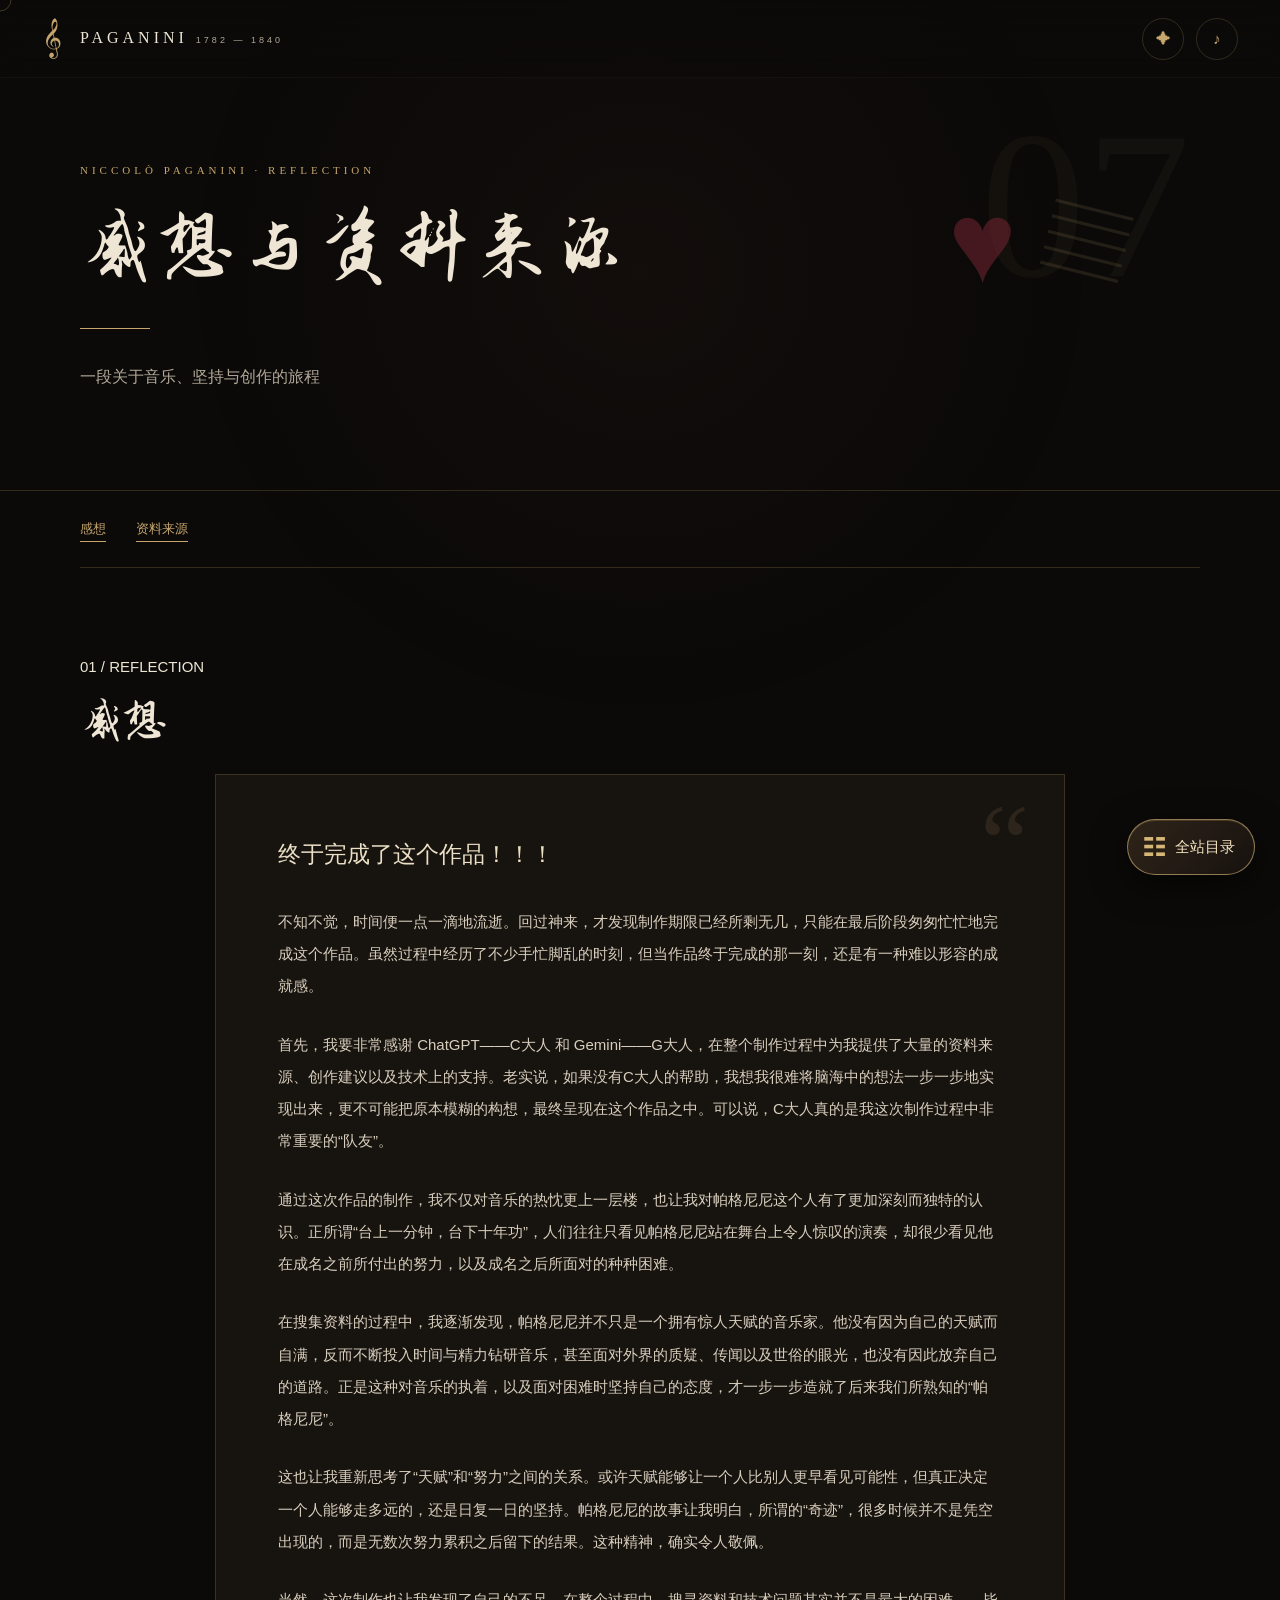
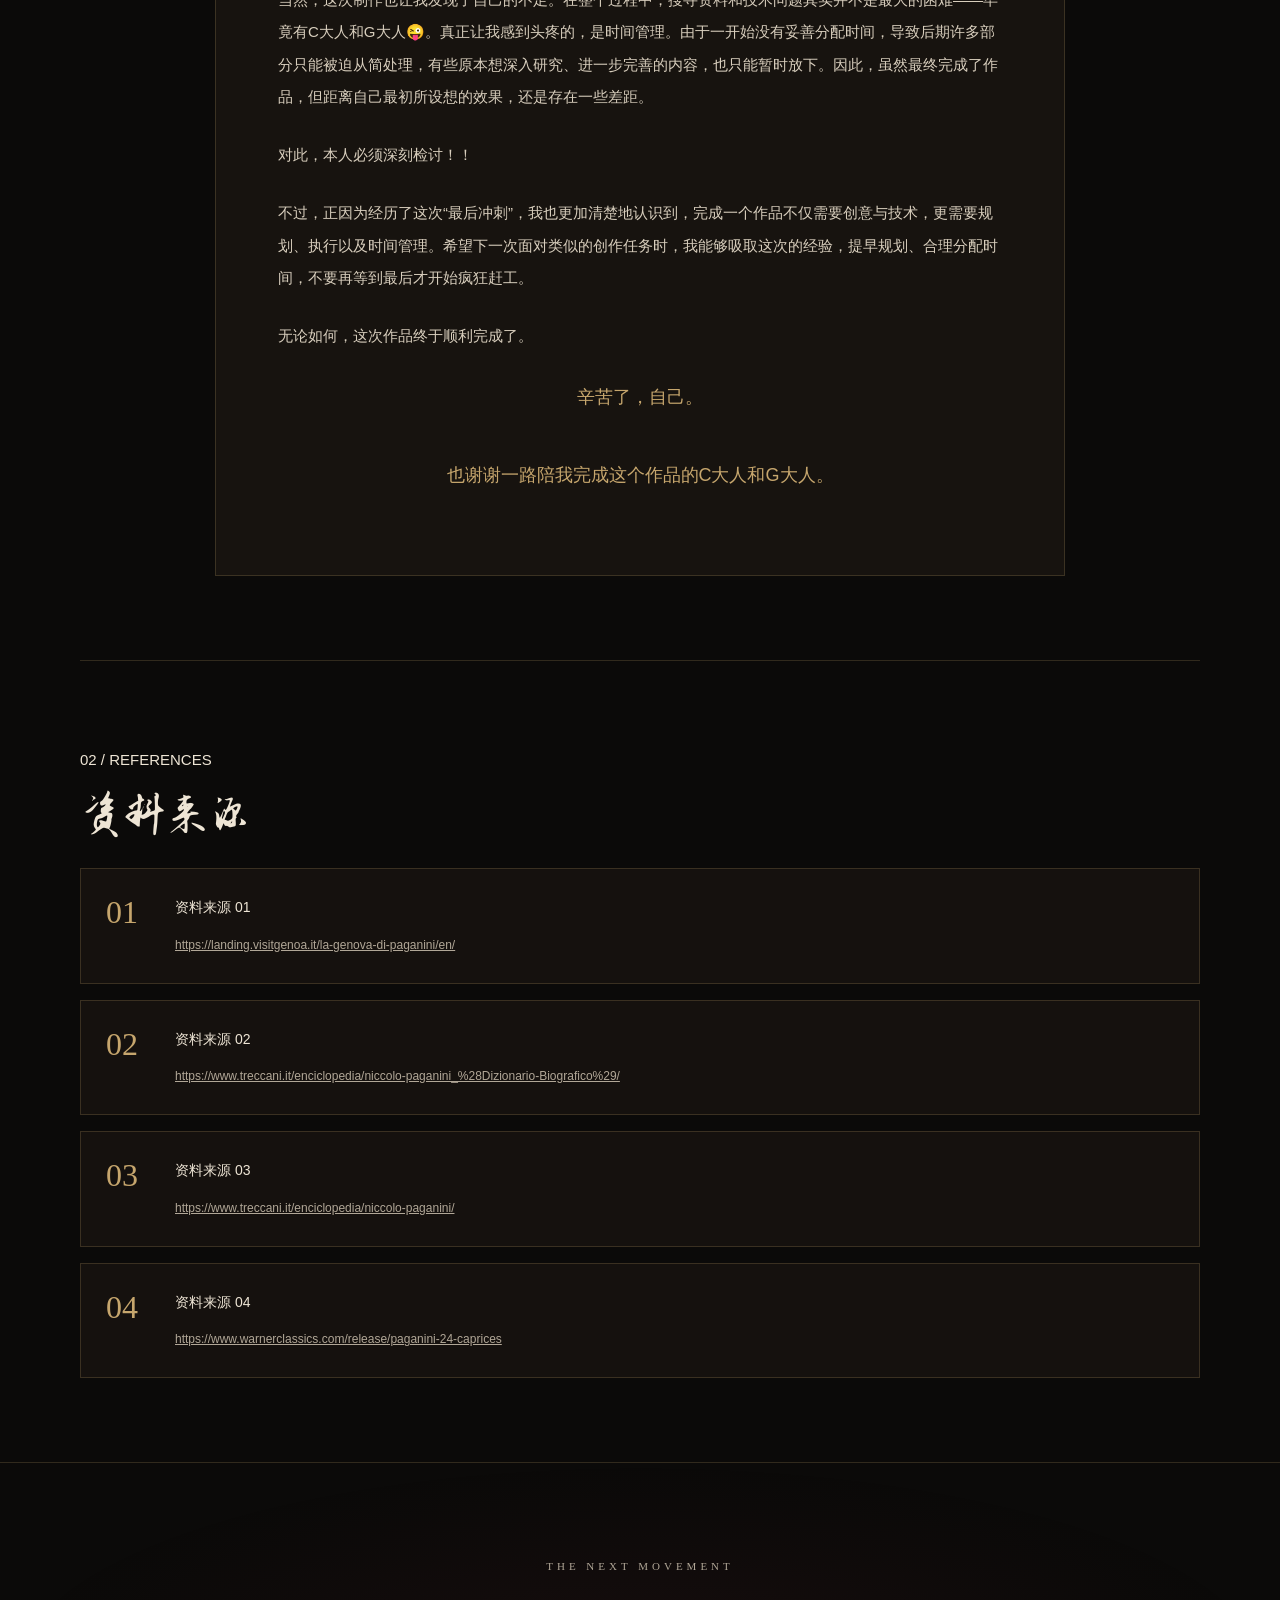
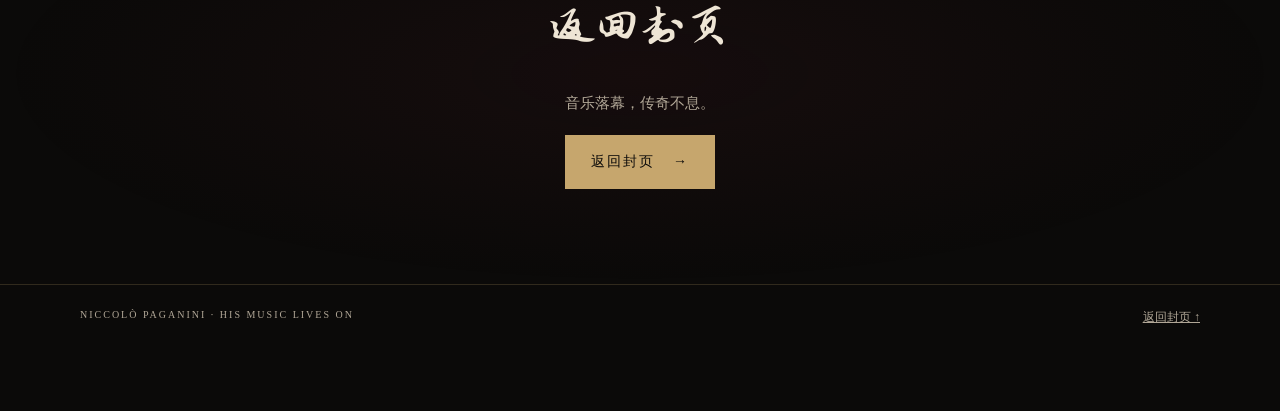
<file: reflection.sumber.html>
<!doctype html>
<html lang="zh-CN">
  <head>
    <meta charset="utf-8">
    <meta name="viewport" content="width=device-width,initial-scale=1">
    <title>感想与资料来源｜帕格尼尼</title>
    <meta name="description" content="化身帕格尼尼，以第一视角走过他的人生，聆听作品，并体验曼陀林、小提琴与吉他。">
    <link rel="preconnect" href="https://fonts.googleapis.com">
    <link rel="preconnect" href="https://fonts.gstatic.com" crossorigin>
    <link
      href="https://fonts.googleapis.com/css2?family=Zhi+Mang+Xing&display=swap"
      rel="stylesheet"
    >
    <style>
      /* 所有页面共用：古典剧场、旧乐谱与暗金色。电脑设计宽度 ≥ 1024px。 */
      @font-face {
        font-family:"Zhi Mang Xing";
        src:url("assets/fonts/ZhiMangXing-Regular.ttf") format("truetype");
        font-display:swap
      }

      :root {
        --bg:#0b0a09;
        --panel:#171410;
        --paper:#ebdfc6;
        --ink:#302719;
        --gold:#c6a66d;
        --red:#7b2634;
        --text:#eee5d5;
        --muted:#b1a797;
        --line:#c6a66d35;
        --pointer-x:50%;
        --pointer-y:30%;
        color-scheme:dark
      }

      * {
        box-sizing:border-box
      }

      html {
        scroll-behavior:smooth;
        scroll-padding-top:90px
      }

      body {
        margin:0;
        min-width:1024px;
        background:var(--bg);
        color:var(--text);
        font-family:"Microsoft YaHei","PingFang SC",sans-serif;
        font-size:15px;
        line-height:1.95
      }

      body::before {
        content:"";
        position:fixed;
        inset:0;
        z-index:-1;
        background:radial-gradient(ellipse at var(--pointer-x) var(--pointer-y),#65322616,transparent 50%);
        pointer-events:none
      }

      button,input,select {
        font:inherit
      }

      button,a,input,select {
        touch-action:manipulation
      }

      a {
        color:inherit
      }

      button {
        color:inherit;
        background:none;
        cursor:pointer
      }

      button:disabled {
        cursor:default;
        opacity:.55
      }

      a,button,input,select {
        outline-offset:6px
      }

      a:focus-visible,button:focus-visible,input:focus-visible,select:focus-visible {
        outline:2px solid var(--gold)
      }

      [hidden] {
        display:none!important
      }

      img {
        display:block;
        max-width:100%
      }

      h1,h2,.chapter-title {
        font-family:"Zhi Mang Xing", "KaiTi", "STKaiti", "DFKai-SB",cursive;
        font-weight:400;
        line-height:1.2
      }

      h1 {
        font-size:82px;
        letter-spacing:5px;
        margin:18px 0 26px
      }

      h2 {
        font-size:48px;
        margin:12px 0 24px
      }

      h3 {
        font-size:22px;
        font-weight:500;
        line-height:1.6
      }

      p {
        margin:0 0 18px
      }

      .eyebrow {
        font:11px/1.6 Georgia,serif;
        letter-spacing:4px;
        color:var(--gold);
        text-transform:uppercase
      }

      .small {
        font-size:12px;
        color:var(--muted)
      }

      .gold {
        color:var(--gold)
      }

      .muted {
        color:var(--muted)
      }

      .wrap {
        width:1120px;
        max-width:calc(100% - 112px);
        margin:auto
      }

      .skip {
        position:fixed;
        top:-90px;
        left:30px;
        z-index:200;
        background:var(--paper);
        color:var(--ink);
        padding:12px
      }

      .skip:focus {
        top:20px
      }

      .site-header {
        height:78px;
        position:fixed;
        inset:0 0 auto;
        z-index:50;
        padding:0 42px;
        display:flex;
        align-items:center;
        justify-content:space-between;
        background:linear-gradient(#0b0a09ee,#0b0a0966);
        backdrop-filter:blur(12px);
        border-bottom:1px solid #ffffff08
      }

      .wordmark {
        text-decoration:none;
        display:flex;

        gap:14px;
        align-items:center;
        letter-spacing:4px;
        font:16px Georgia,serif
      }

      .wordmark b {
        font-size:34px;
        color:var(--gold);
        font-weight:400
      }

      .wordmark small {
        font:9px/1.5 Arial,sans-serif;
        letter-spacing:3px;
        color:var(--muted)
      }

      .header-actions {
        display:flex;
        gap:12px;
        align-items:center
      }

      .icon-button,.journey-toggle {
        border:1px solid var(--line);
        border-radius:50%;
        width:42px;
        height:42px;
        display:grid;
        place-items:center;
        line-height:1;
        color:var(--gold);
        transition:background .2s
      }

      .icon-button:hover,.journey-toggle:hover {
        background:#c6a66d20
      }

      .journey-toggle {
        font-size:20px
      }

      .journey-panel {
        position:fixed;
        top:88px;
        right:32px;
        width:300px;
        padding:24px;
        background:#15120ff5;
        border:1px solid var(--line);
        box-shadow:0 20px 80px #0009;
        z-index:60
      }

      .journey-panel h2 {
        font-size:30px;
        margin:0 0 18px
      }

      .journey-panel ol {
        padding-left:26px;
        margin:0
      }

      .journey-panel li {
        font-size:13px;
        padding:7px 0;
        color:var(--muted)
      }

      .journey-panel li.current {
        color:var(--paper)
      }

      .journey-panel li.current::after {
        content:" · 当前";
        color:var(--gold);
        font-size:11px
      }

      .journey-panel .small {
        margin:16px 0 0
      }

      .home-corner {
        position:fixed;
        bottom:24px;
        left:26px;
        z-index:45;
        color:var(--paper);
        text-decoration:none;
        font-size:12px;
        background:#0b0a09e8;
        border:1px solid var(--line);
        padding:9px 16px;
        border-radius:30px
      }

      .home-corner:hover {
        background:var(--red)
      }

      .read-progress {
        height:2px;
        position:fixed;
        top:77px;
        left:0;
        background:var(--gold);
        width:0;
        z-index:55
      }

      .btn {
        display:inline-flex;
        align-items:center;
        justify-content:center;
        gap:18px;
        min-height:50px;
        padding:12px 25px;
        border:1px solid var(--gold);
        text-decoration:none;
        font-size:14px;
        letter-spacing:2px;
        background:#c6a66d0c;
        transition:background .25s,transform .25s
      }

      .btn:hover {
        background:var(--gold);
        color:var(--bg);
        transform:translateY(-2px)
      }

      .btn.primary {
        background:var(--gold);
        color:var(--bg)
      }

      .btn.primary:hover {
        background:#e2c997
      }

      .btn.subtle {
        border-color:var(--line);
        color:var(--muted)
      }

      .button-row {
        display:flex;
        gap:16px;
        align-items:center;
        flex-wrap:wrap
      }

      .chapter-hero {
        padding:162px 0 80px;
        border-bottom:1px solid var(--line);
        position:relative;
        overflow:hidden
      }

      .chapter-hero .intro {
        max-width:690px;
        color:var(--muted);
        font-size:16px
      }

      .chapter-number {
        position:absolute;
        right:7%;
        top:100px;
        font:210px/1 Georgia,serif;
        color:#c6a66d0c;
        pointer-events:none
      }

      .chapter-hero .rule {
        height:1px;
        width:70px;
        background:var(--gold);
        margin:32px 0
      }

      .section {
        padding:84px 0
      }

      .section+.section {
        border-top:1px solid var(--line)
      }

      .two-col {
        display:grid;
        grid-template-columns:1fr 1fr;
        gap:64px;
        align-items:center
      }

      .section-title {
        max-width:650px
      }

      .section-lead {
        color:var(--muted);
        max-width:650px
      }

      .note-box {
        padding:23px 27px;
        border-left:2px solid var(--gold);
        background:#c6a66d09;
        color:var(--muted)
      }

      .source-note {
        font-size:12px;
        color:var(--muted);
        margin-top:24px
      }

      .source-note a {
        color:var(--gold);
        text-underline-offset:4px
      }

      .next-part {
        padding:95px 50px;
        text-align:center;
        border-top:1px solid var(--line);
        background:radial-gradient(ellipse at center,#65212b20,transparent 70%)
      }

      .next-part h2 {
        font-size:50px;
        margin:20px 0 32px
      }

      .next-part p {
        color:var(--muted)
      }

      .site-footer {
        padding:24px 80px 85px;
        border-top:1px solid var(--line);
        display:flex;
        justify-content:space-between;
        color:var(--muted);
        font:10px Georgia,serif;
        letter-spacing:2px
      }

      .site-footer a {
        letter-spacing:0;
        font:12px "Microsoft YaHei",sans-serif
      }

      .motion-ready .reveal {
        opacity:0;
        transform:translateY(28px);
        transition:opacity .85s,transform .85s
      }

      .motion-ready .reveal.visible {
        opacity:1;
        transform:none
      }

      .note-field {
        position:fixed;
        inset:0;
        pointer-events:none;
        z-index:-1;
        overflow:hidden
      }

      .floating-note {
        position:absolute;
        bottom:-100px;
        color:var(--gold);
        opacity:0;
        font:25px Georgia,serif;
        animation:note-drift 22s linear infinite
      }

      .cursor-note {
        position:fixed;
        z-index:90;
        pointer-events:none;
        color:var(--gold);
        font-size:20px;
        animation:note-pop .8s ease-out forwards
      }

      .cursor-dot {
        position:fixed;
        pointer-events:none;
        z-index:89;
        border:1px solid #c6a66d70;
        width:23px;
        height:23px;
        border-radius:50%;
        transform:translate(-50%,-50%);
        transition:width .2s,height .2s;
        opacity:.65
      }

      .toast {
        position:fixed;
        right:30px;
        bottom:28px;
        z-index:100;
        max-width:440px;
        background:#201a13f5;
        border:1px solid var(--gold);
        padding:15px 22px;
        font-size:13px;
        box-shadow:0 12px 45px #0008
      }

      /* 封面：自由布局的肖像、恶魔剪影、流动琴弦。 */
      .cover {
        min-height:930px;
        height:100vh;
        position:relative;
        overflow:hidden;
        padding:190px 8% 130px
      }

      .cover::before {
        content:"";
        position:absolute;
        inset:0;
        background:linear-gradient(90deg,#0b0a09 2%,#0b0a09b0 55%,#39101820),url("assets/images/hero-devil.svg") 70% 40%/cover no-repeat;
        pointer-events:none
      }

      .cover-copy {
        position:relative;
        z-index:3;
        width:57%
      }

      .cover h1 {
        font-size:116px;
        letter-spacing:8px;
        line-height:1.13;
        margin:24px 0 20px
      }

      .cover h1 span {
        display:block;
        font-size:48px;
        color:var(--gold);
        margin-bottom:10px
      }

      .cover .intro {
        width:450px;
        color:var(--muted);
        font-size:16px
      }

      .cover-caption {
        position:absolute;
        left:8%;
        top:110px;
        z-index:3
      }

      .cover-portrait {
        position:absolute;
        right:12%;
        top:23%;
        width:29%;
        height:55%;
        transform:rotate(6deg);
        border:1px solid #c6a66d66;
        padding:9px;
        background:#130f0a;
        box-shadow:0 35px 100px #000c;
        z-index:2;
        animation:portrait-breathe 9s ease-in-out infinite
      }

      .cover-portrait img {
        height:100%;
        width:100%;
        object-fit:cover;
        filter:sepia(.25) contrast(1.08)
      }

      .cover-portrait::after {
        content:"THE DEVIL’S VIOLINIST";
        position:absolute;
        bottom:-40px;
        left:0;
        letter-spacing:4px;
        font:11px Georgia,serif;
        color:var(--gold)
      }

      .cover-date {
        position:absolute;
        right:5%;
        top:17%;
        writing-mode:vertical-rl;
        letter-spacing:6px;
        font:12px Georgia,serif;
        color:var(--muted);
        z-index:3
      }

      .cover-string {
        position:absolute;
        height:1px;
        width:65%;
        background:linear-gradient(90deg,transparent,#c6a66d70,transparent);
        transform:rotate(-26deg);
        right:-5%;
        top:30%;
        pointer-events:none
      }

      .cover-string:nth-of-type(2) {
        top:39%
      }

      .cover-string:nth-of-type(3) {
        top:63%
      }

      .cover-tag {
        font-size:12px;
        letter-spacing:3px;
        border-left:1px solid var(--red);
        padding-left:18px;
        color:var(--gold);
        margin:30px 0
      }

      .cover-bottom {
        position:absolute;
        bottom:50px;
        left:8%;
        right:7%;
        display:flex;
        justify-content:space-between;
        align-items:center;
        border-top:1px solid var(--line);
        padding-top:24px;
        z-index:4
      }

      .cover-bottom span {
        color:var(--muted);
        font:10px Georgia,serif;
        letter-spacing:3px
      }

      .cover-bottom .btn {
        min-width:250px
      }

      .cover-after {
        padding:65px 8%;
        display:flex;
        gap:70px;
        color:var(--muted);
        border-top:1px solid var(--line)
      }

      .cover-after .large-note {
        font-size:70px;
        color:var(--gold);
        line-height:1
      }

      .cover-after h2 {
        font-size:36px;
        color:var(--paper);
        margin:0 0 12px
      }

      .cover-after p {
        max-width:800px
      }

      /* 用户点击后才解锁开场；无 JS 时此面板保持隐藏。 */
      .opening-overlay {
        position:fixed;
        inset:0;
        background:radial-gradient(ellipse,#36291c,#080706 70%);
        z-index:110;
        display:flex;
        flex-direction:column;
        align-items:center;
        justify-content:center;
        text-align:center;
        overflow:hidden
      }

      .opening-overlay .eyebrow {
        margin-bottom:25px
      }

      .opening-overlay h2 {
        font-size:42px
      }

      .book {
        width:440px;
        height:285px;
        position:relative;
        perspective:1000px;
        margin:16px 0 45px;
        transform:rotate(-7deg)
      }

      .book-page {
        position:absolute;
        width:50%;
        height:100%;
        background:var(--paper);
        color:var(--ink);
        box-shadow:0 15px 70px #000a;
        top:0;
        padding:40px 23px
      }

      .book-page.left {
        left:0;
        transform-origin:right;
        border-radius:4px 0 0 4px;
        transform:rotateY(60deg)
      }

      .book-page.right {
        right:0;
        transform-origin:left;
        transform:rotateY(-60deg);
        border-radius:0 4px 4px 0
      }

      .book-page .staff {
        height:60px;
        margin:15px 0;
        background:repeating-linear-gradient(transparent 0 8px,#705c4070 8px 9px,transparent 9px 12px);
        font-size:27px;
        line-height:60px;
        letter-spacing:10px
      }

      .opening-overlay.opening-play .book-page.left {
        animation:book-left 1.25s ease forwards
      }

      .opening-overlay.opening-play .book-page.right {
        animation:book-right 1.25s ease forwards
      }

      .opening-overlay.dismiss {
        animation:intro-away .5s ease forwards;
        pointer-events:none
      }

      .opening-choice {
        display:flex;
        gap:14px;
        align-items:center
      }

      .opening-overlay .small {
        max-width:470px;
        margin:18px 0 0
      }

      .opening-overlay button.subtle {
        background:none
      }

      .opening-overlay .book-page p {
        font:12px Georgia,serif;
        letter-spacing:3px
      }

      /* 每页进出均使用同一覆盖层；默认不挡页面。 */
      .transition {
        position:fixed;
        inset:0;
        z-index:120;
        visibility:hidden;
        pointer-events:none;
        overflow:hidden;
        --shut:0
      }

      .transition.active {
        visibility:visible
      }

      .transition .curtain {
        position:absolute;
        top:0;
        bottom:0;
        width:51%;
        background:repeating-linear-gradient(90deg,#320c16 0,#741f32 7%,#330d18 16%);
        box-shadow:inset 0 -18px 30px #0009;
        transition:transform .6s cubic-bezier(.77,0,.18,1)
      }

      .transition .curtain.left {
        left:0;
        transform:translateX(-103%);
        border-right:2px solid #c6a66d
      }

      .transition .curtain.right {
        right:0;
        transform:translateX(103%);
        border-left:2px solid #c6a66d
      }

      .transition.closed .curtain {
        transform:translateX(0)
      }

      .transition-badge {
        position:absolute;
        left:50%;
        top:50%;
        transform:translate(-50%,-50%);
        opacity:0;
        text-align:center;
        transition:opacity .25s;
        color:var(--paper);
        font:28px Georgia,serif;
        letter-spacing:5px
      }

      .transition.closed .transition-badge {
        opacity:1
      }

      .transition[data-theme="score"] .curtain {
        background:repeating-linear-gradient(0deg,transparent 0 28px,#67533544 28px 29px,transparent 29px 42px),var(--paper);
        border-color:#766342
      }

      .transition[data-theme="score"] .transition-badge {
        color:var(--ink)
      }

      .transition[data-theme="instrument"] .transition-badge {
        font-size:52px
      }

      .transition[data-theme="reflection"] .transition-badge {
        font-size:44px;
        color:#e2bd92
      }

      /* 人生剧场：图片是底层，镜头与局部矢量动作分别控制。 */
      .life-hero {
        min-height:460px;
        padding-bottom:65px
      }

      .life-hero h1 {
        font-size:68px
      }

      .life-intro {
        padding-top:130px
      }

      .scene-title {
        display:flex;
        align-items:baseline;
        gap:28px;
        margin-bottom:22px
      }

      .scene-title h2 {
        font-size:40px;
        margin:0
      }

      .scene-title .eyebrow {
        min-width:115px
      }

      .life-scene {
        padding:76px 0;
        border-bottom:1px solid var(--line)
      }

      .scene-grid {
        display:grid;
        grid-template-columns:1fr 305px;
        gap:32px;
        align-items:center
      }

      .scene-frame {
        position:relative;
        height:520px;
        overflow:hidden;
        background:#19130c;
        border:1px solid #c6a66d40;
        isolation:isolate
      }

      .scene-frame .scene-photo {
        position:absolute;
        inset:0;
        height:100%;
        width:100%;
        object-fit:cover;
        transform:scale(1.03);
        animation:camera-drift 18s ease-in-out infinite alternate
      }

      .scene-frame::after {
        content:"";
        position:absolute;
        inset:0;
        background:linear-gradient(0deg,#0009,transparent 45%);
        z-index:4;
        pointer-events:none
      }

      .scene-frame .film-grain {
        position:absolute;
        inset:0;
        z-index:5;
        pointer-events:none;
        background:repeating-linear-gradient(0deg,#0000 0 3px,#0002 4px 4.4px);
        opacity:.24
      }

      .scene-frame .scene-label {
        position:absolute;
        bottom:22px;
        left:26px;
        color:#ecdfc8;
        font-size:11px;
        letter-spacing:2px;
        z-index:8
      }

      .scene-frame .scene-label span {
        font:10px Georgia,serif;
        letter-spacing:3px;
        margin-right:18px;
        color:var(--gold)
      }

      .scene-aside p {
        font-size:16px;
        color:#d3c8b7
      }

      .scene-aside .fact {
        font-size:12px;
        color:var(--gold);
        border-top:1px solid var(--line);
        padding-top:15px;
        margin-top:20px
      }

      .narrate {
        width:100%;
        text-align:left;
        border:1px solid var(--line);
        padding:10px 16px;
        display:flex;
        justify-content:space-between;
        align-items:center;
        font-size:13px;
        margin-top:24px
      }

      .narrate.speaking {
        border-color:var(--gold);
        background:#c6a66d18
      }

      .voice-label {
        font-size:10px;
        color:var(--muted);
        display:block;
        margin:8px 0
      }

      .chapter-strip {
        display:flex;
        gap:8px;
        margin:30px 0 0
      }

      .chapter-strip span {
        flex:1;
        height:3px;
        background:var(--line)
      }

      .chapter-strip span.done {
        background:var(--gold)
      }

      .prologue-stage {
        position:relative;
        height:580px;
        background:radial-gradient(ellipse at 50% 35%,#e0c29135,transparent 60%),#100e0b;
        border:1px solid var(--line);
        overflow:hidden
      }

      .prologue-stage .stage-art {
        height:100%;
        width:100%
      }

      .prologue-stage .staff-lines {
        position:absolute;
        inset:18% 2%;
        background:repeating-linear-gradient(0deg,transparent 0 37px,#c6a66d15 38px 39px);
        transform:rotate(-10deg);
        pointer-events:none
      }

      .prologue-stage iframe,.prologue-stage video {
        position:absolute;
        inset:0;
        width:100%;
        height:100%;
        border:0;
        background:#000;
        z-index:8
      }

      .performance-button {
        position:absolute;
        left:30px;
        bottom:26px;
        z-index:10
      }

      .prologue-aside {
        padding:30px;
        border-left:1px solid var(--line)
      }

      .prologue-layout {
        display:grid;
        grid-template-columns:2.2fr 1fr;
        gap:30px
      }

      .prologue-notes {
        font-size:30px;
        color:var(--gold);
        letter-spacing:12px;
        animation:notation-sway 4s ease-in-out infinite
      }

      .side-quote {
        font-family:"KaiTi",serif;
        font-size:25px;
        color:var(--paper);
        margin:35px 0
      }

      .day-shade {
        position:absolute;
        inset:0;
        z-index:3;
        background:linear-gradient(90deg,#081b4077,#150a17a6);
        opacity:var(--night,0);
        transition:opacity 1s;
        pointer-events:none
      }

      .window-sky {
        position:absolute;
        width:12%;
        height:45%;
        left:6%;
        top:3%;
        z-index:2;
        background:#162849;
        opacity:var(--night,0);
        mix-blend-mode:multiply;
        transition:opacity 1s;
        pointer-events:none
      }

      .practice-sheet {
        position:absolute;
        z-index:6;
        right:32%;
        top:43%;
        width:18%;
        height:22%;
        background:var(--paper);
        border:1px solid #9c784d;
        transform:rotate(-7deg);
        color:#6c5739;
        box-shadow:0 4px 20px #0008;
        padding:14px;
        font:26px Georgia,serif;
        line-height:1.35
      }

      .practice-sheet.flipping {
        animation:sheet-flip .55s ease
      }

      .practice-sheet::before {
        content:"";
        position:absolute;
        inset:14px;
        background:repeating-linear-gradient(transparent 0 12px,#8e795f77 13px 14px);
        pointer-events:none
      }

      .practice-sheet span {
        position:relative
      }

      .practice-controls {
        background:#15110d;
        border:1px solid var(--line);
        margin-top:25px;
        padding:22px;
        display:flex;
        align-items:center;
        justify-content:space-between;
        gap:24px
      }

      .practice-meter {
        display:flex;
        align-items:center;
        gap:18px
      }

      .practice-meter strong {
        font:38px Georgia,serif;
        color:var(--gold)
      }

      .practice-meter label {
        font-size:12px;
        color:var(--muted)
      }

      .practice-meter progress {
        width:140px;
        height:5px;
        accent-color:var(--gold)
      }

      .practice-caption {
        font-size:13px;
        color:var(--muted);
        min-width:245px
      }

      .performer-layer {
        position:absolute;
        z-index:6;
        bottom:0;
        right:0;
        width:52%;
        height:95%;
        pointer-events:none;
        filter:drop-shadow(0 7px 12px #0007)
      }

      .performer-layer .torso {
        transform-origin:55% 65%;
        animation:body-breathe 5.5s ease-in-out infinite
      }

      .performer-layer .bow-arm {
        transform-box:fill-box;
        transform-origin:20% 80%;
        animation:bow-play 2.2s ease-in-out infinite alternate;
        animation-play-state:paused
      }

      .performer-layer .finger {
        transform-box:fill-box;
        transform-origin:center;
        animation:finger-move .45s ease-in-out infinite alternate;
        animation-play-state:paused
      }

      .performer-layer.playing .bow-arm,.performer-layer.playing .finger {
        animation-play-state:running
      }

      .performer-layer.practice-playing .bow-arm {
        animation:practice-bow .8s ease-in-out
      }

      .performer-layer.practice-playing .finger {
        animation:finger-move .18s ease-in-out 4 alternate
      }

      .stage-glow {
        position:absolute;
        z-index:2;
        inset:-40% 10% -20%;
        background:conic-gradient(from 155deg at 50% 0%,transparent, #f1d29322 10deg,transparent 40deg);
        transform-origin:top;
        animation:light-sweep 12s ease-in-out infinite alternate;
        pointer-events:none
      }

      .whisper-trigger {
        position:absolute;
        z-index:9;
        border:1px solid #c6a66daa;
        border-radius:50%;
        width:42px;
        height:42px;
        background:#15110eda;
        color:var(--paper);
        font-size:20px;
        box-shadow:0 0 30px #c6a66d30;
        animation:whisper-pulse 3s ease-in-out infinite
      }

      .whisper-trigger:nth-of-type(1) {
        left:19%;
        top:43%
      }

      .whisper-trigger:nth-of-type(2) {
        left:53%;
        top:34%
      }

      .whisper-trigger:nth-of-type(3) {
        left:78%;
        top:49%
      }

      .whisper-popup {
        position:absolute;
        z-index:10;
        left:15%;
        right:15%;
        top:12%;
        padding:20px 24px;
        background:#0f0c09f5;
        border:1px solid var(--gold);
        text-align:center;
        font-size:18px;
        box-shadow:0 15px 50px #0008
      }

      .whisper-popup button {
        float:right;
        border:0;
        font-size:20px
      }

      .whisper-popup small {
        display:block;
        font-size:10px;
        color:var(--muted);
        margin-top:8px
      }

      .tour-stops {
        display:flex;
        gap:8px;
        flex-wrap:wrap;
        margin:24px 0
      }

      .tour-stops button {
        padding:8px 11px;
        border:1px solid var(--line);
        font:10px Georgia,serif;
        letter-spacing:1px
      }

      .tour-stops button[aria-pressed="true"] {
        background:var(--gold);
        color:var(--bg)
      }

      .tour-caption {
        position:absolute;
        left:30px;
        top:25px;
        z-index:7;
        display:flex;
        flex-direction:column;
        background:#0b0a09b0;
        padding:15px 20px;
        border-left:2px solid var(--gold)
      }

      .tour-caption strong {
        font:26px Georgia,serif;
        letter-spacing:3px
      }

      .tour-caption span {
        font-size:12px;
        color:var(--gold)
      }

      .end-string {
        height:150px;
        display:grid;
        place-items:center;
        position:relative;
        font:32px Georgia,serif;
        letter-spacing:15px
      }

      .end-string::before {
        content:"";
        height:1px;
        position:absolute;
        left:0;
        right:0;
        top:50%;
        background:linear-gradient(90deg,transparent,var(--gold),transparent);
        z-index:-1
      }

      .end-string span {
        background:var(--bg);
        padding:0 30px
      }

      .memory-frame {
        animation:memory-light 15s ease-in-out infinite alternate
      }

      /* 历史档案、作品与影响采用各自独立的阅读布局。 */
      .archive-image {
        position:relative;
        padding:16px;
        border:1px solid var(--line);
        transform:rotate(-3deg);
        background:#17110c
      }

      .archive-image img {
        width:100%;
        max-height:510px;
        object-fit:cover;
        filter:sepia(.1)
      }

      .archive-image figcaption {
        font-size:11px;
        color:var(--muted);
        margin-top:12px;
        letter-spacing:2px
      }

      .archive-tabs {
        display:flex;
        border-bottom:1px solid var(--line);
        gap:25px;
        margin:30px 0
      }

      .archive-tabs button {
        border:0;
        color:var(--muted);
        padding:10px 0;
        border-bottom:2px solid transparent
      }

      .archive-tabs button[aria-selected="true"] {
        border-color:var(--gold);
        color:var(--paper)
      }

      .archive-paper {
        padding:35px;
        background:var(--paper);
        color:var(--ink);
        position:relative;
        box-shadow:0 18px 50px #0005
      }

      .archive-paper .eyebrow {
        color:#876331
      }

      .archive-paper p {
        color:#4f4535
      }

      .archive-paper h3 {
        font-family:"KaiTi",serif;
        font-size:28px;
        margin-top:0
      }

      .evidence {
        display:grid;
        grid-template-columns:1fr 1fr;
        gap:25px;
        margin:35px 0
      }

      .evidence article {
        border:1px solid var(--line);
        padding:28px
      }

      .evidence .legend {
        border-left:2px solid var(--red)
      }

      .evidence .document {
        border-left:2px solid var(--gold)
      }

      details {
        border-bottom:1px solid var(--line);
        padding:20px 0
      }

      summary {
        cursor:pointer;
        color:var(--paper);
        font-size:18px;
        list-style:none;
        display:flex;
        justify-content:space-between;
        align-items:center
      }

      summary::after {
        content:"＋";
        color:var(--gold)
      }

      details[open] summary::after {
        content:"−"
      }

      details p {
        color:var(--muted);
        padding-top:18px;
        margin-bottom:0
      }

      .music-section-label {
        font:70px Georgia,serif;
        color:#c6a66d3d;
        margin-right:25px
      }

      .track {
        display:grid;
        grid-template-columns:175px 1fr;
        gap:38px;
        align-items:center;
        padding:45px 0;
        border-bottom:1px solid var(--line)
      }

      .record-button {
        position:relative;
        width:172px;
        height:172px;
        border:1px solid #a5956d;
        border-radius:50%;
        background:repeating-radial-gradient(circle,#181818 0 1px,#242321 2px 3px,#111 4px 5px);
        box-shadow:0 14px 45px #0009;
        display:grid;
        place-items:center;
        transition:transform .3s
      }

      .record-button:hover {
        transform:scale(1.04)
      }

      .record-disc {
        position:absolute;
        inset:0;
        border-radius:50%;
        animation:record-spin 4s linear infinite;
        animation-play-state:paused;
        background:conic-gradient(transparent,#ffffff10,transparent 30%,#ffffff12,transparent);
        pointer-events:none
      }

      .record-button .label {
        position:relative;
        width:68px;
        height:68px;
        border-radius:50%;
        background:var(--red);
        display:grid;
        place-items:center;
        font:22px Georgia,serif;
        border:1px solid var(--gold);
        box-shadow:inset 0 0 0 6px #0002;
        z-index:2
      }

      .track.playing .record-disc {
        animation-play-state:running
      }

      .record-button .play-symbol {
        position:absolute;
        bottom:-34px;
        font-size:12px;
        color:var(--gold);
        width:170px
      }

      .track h2 {
        font-size:36px;
        margin:8px 0 12px
      }

      .track p {
        color:var(--muted);
        max-width:740px;
        font-size:14px
      }

      .track .eyebrow {
        font-size:10px
      }

      .track-controls {
        display:flex;
        gap:18px;
        align-items:center;
        font-size:12px;
        color:var(--gold);
        margin-top:18px
      }

      .track-progress {
        height:4px;
        flex:1;
        accent-color:var(--gold);
        max-width:400px
      }

      .track-time {
        min-width:95px;
        letter-spacing:1px
      }

      .track-info {
        min-width:0
      }

      .track-status {
        font-size:11px;
        color:var(--muted);
        margin-top:10px
      }

      .track.unavailable .record-button {
        filter:grayscale(1);
        opacity:.5
      }

      .listening-hint {
        border-top:1px solid var(--line);
        border-bottom:1px solid var(--line);
        display:flex;
        align-items:center;
        gap:24px;
        padding:23px 0;
        font-size:13px;
        color:var(--muted)
      }

      .listening-hint b {
        color:var(--gold);
        font-size:28px
      }

      .audio-credit {
        font-size:11px;
        color:var(--muted)
      }

      .timeline {
        display:grid;
        grid-template-columns:repeat(4,1fr);
        margin:50px 0;
        border-top:1px solid var(--gold)
      }

      .timeline-item {
        padding:30px 25px 0 0;
        position:relative
      }

      .timeline-item::before {
        content:"";
        position:absolute;
        top:-5px;
        left:0;
        width:9px;
        height:9px;
        border-radius:50%;
        background:var(--gold)
      }

      .timeline-item strong {
        font:32px Georgia,serif;
        color:var(--gold)
      }

      .timeline-item p {
        font-size:13px;
        color:var(--muted);
        margin-top:12px
      }

      .legacy-gallery {
        display:grid;
        grid-template-columns:1.3fr 1fr;
        gap:25px;
        margin-top:35px
      }

      .legacy-gallery figure {
        margin:0
      }

      .legacy-gallery img {
        height:270px;
        width:100%;
        object-fit:cover;
        border:1px solid var(--line)
      }

      .legacy-gallery figcaption {
        font-size:11px;
        color:var(--muted);
        margin-top:10px
      }

      .influence-notes {
        display:grid;
        grid-template-columns:1fr 1fr 1fr;
        gap:30px
      }

      .influence-notes article {
        padding:30px 0;
        border-top:1px solid var(--gold)
      }

      .influence-notes .big {
        font:42px Georgia,serif;
        color:var(--gold)
      }

      .film-pair {
        display:grid;
        grid-template-columns:1fr 1fr;
        gap:40px
      }

      .film-pair article {
        display:grid;
        grid-template-columns:140px 1fr;
        gap:25px
      }

      .film-pair img {
        width:140px;
        height:210px;
        object-fit:cover
      }

      .film-pair p {
        font-size:13px;
        color:var(--muted)
      }

      .legacy-question {
        border:1px solid var(--line);
        padding:25px;
        margin-top:40px
      }

      .legacy-question button {
        margin:12px 12px 0 0
      }

      /* 乐器控制台。实际发声由 instrument-engine.js 管理。 */
      .instrument-workbench {
        background:radial-gradient(ellipse at 70% 30%,#4e352c40,transparent),#15120f;
        border:1px solid var(--line);
        padding:36px
      }

      .instrument-tabs {
        display:flex;
        gap:14px;
        margin-bottom:28px
      }

      .instrument-tabs button {
        border:1px solid var(--line);
        padding:13px 24px;
        flex:1;
        display:flex;
        justify-content:space-between
      }

      .instrument-tabs button[aria-selected="true"] {
        background:var(--gold);
        color:var(--bg)
      }

      .instrument-overview {
        display:grid;
        grid-template-columns:1.5fr 1fr;
        gap:50px;
        align-items:center;
        min-height:260px
      }

      .instrument-art {
        height:260px;
        position:relative;
        display:grid;
        place-items:center
      }

      .instrument-art svg {
        height:245px;
        width:100%;
        overflow:visible;
        filter:drop-shadow(0 15px 22px #0009)
      }

      .instrument-art .string {
        stroke:var(--paper);
        stroke-width:1
      }

      .instrument-art.sounding .string {
        animation:string-vibrate .12s linear infinite alternate
      }

      .instrument-description h2 {
        font-size:40px;
        margin-top:0
      }

      .instrument-description p {
        font-size:13px;
        color:var(--muted)
      }

      .sample-badge {
        display:inline-flex;
        color:var(--gold);
        background:#c6a66d12;
        border:1px solid var(--line);
        padding:7px 12px;
        font-size:12px
      }

      .synth-badge {
        color:#e3bba0;
        border-color:#b38163
      }

      .instrument-toolbar {
        padding:24px 0;
        border-top:1px solid var(--line);
        display:flex;
        gap:26px;
        align-items:center;
        flex-wrap:wrap
      }

      .instrument-toolbar label {
        font-size:12px;
        color:var(--muted);
        display:flex;
        align-items:center;
        gap:10px
      }

      .instrument-toolbar input {
        width:120px;
        accent-color:var(--gold)
      }

      .instrument-toolbar select {
        background:#100e0b;
        border:1px solid var(--line);
        color:var(--paper);
        padding:6px
      }

      .piano-keys {
        position:relative;
        display:flex;
        height:175px;
        margin:16px 0 20px;
        gap:5px
      }

      .note-key {
        height:175px;
        flex:1;
        background:var(--paper);
        color:var(--ink);
        border:0;
        border-bottom:6px solid #af9d7d;
        border-radius:0 0 6px 6px;
        display:flex;
        flex-direction:column;
        align-items:center;
        justify-content:flex-end;
        padding-bottom:20px;
        transition:background .08s,transform .08s
      }

      .note-key.black {
        height:112px;
        background:#171310;
        color:var(--paper);
        border:1px solid #8c7550;
        position:absolute;
        z-index:3;
        width:6.8%;
        top:0;
        padding-bottom:13px;
        border-bottom:5px solid #020202
      }

      .note-key.active {
        background:var(--gold);
        transform:translateY(3px);
        border-bottom-width:3px;
        box-shadow:0 0 25px #c6a66d50
      }

      .note-key kbd {
        font:19px Georgia,serif
      }

      .note-key small {
        font:10px Arial,sans-serif;
        margin-top:8px;
        letter-spacing:1px
      }

      .key-guide {
        display:flex;
        justify-content:space-between;
        color:var(--muted);
        font-size:12px
      }

      .instrument-log {
        font:12px Georgia,serif;
        letter-spacing:2px;
        color:var(--gold);
        height:30px;
        padding-top:8px
      }

      .sample-upload {
        margin-top:36px;
        border-top:1px solid var(--line);
        padding-top:22px
      }

      .sample-upload input {
        font-size:12px;
        max-width:330px
      }

      .sample-upload .small {
        margin-top:10px
      }

      .signal-meter {
        display:flex;
        gap:3px;
        height:22px;
        align-items:flex-end;
        min-width:75px
      }

      .signal-meter i {
        display:block;
        width:4px;
        background:var(--gold);
        height:4px;
        transition:height .2s
      }

      .signal-meter.sounding i {
        animation:signal .5s ease-in-out infinite alternate
      }

      .signal-meter i:nth-child(2n) {
        animation-delay:.2s!important
      }

      .signal-meter i:nth-child(3n) {
        animation-delay:.1s!important
      }

      /* 原感想与资料段落保持内容不变，只重新排版。 */
      .reflection-symbols {
        position:absolute;
        right:12%;
        top:130px;
        font-size:115px;
        color:#c6a66d22;
        display:flex;
        align-items:center;
        gap:30px
      }

      .reflection-symbols .heart {
        color:#7b263480;
        animation:heart-pulse 2.8s ease-in-out infinite
      }

      .reflection-symbols .source-paper {
        font-size:80px;
        transform:rotate(14deg)
      }

      .reflection-card {
        max-width:850px;
        margin:auto;
        padding:55px 62px;
        border:1px solid var(--line);
        background:#17130f;
        position:relative
      }

      .reflection-card::before {
        content:"“";
        position:absolute;
        right:35px;
        top:5px;
        font:110px Georgia,serif;
        color:#c6a66d20
      }

      .reflection-card p {
        font-size:15px;
        color:#d8cebd;
        margin-bottom:26px;
        line-height:2.15
      }

      .reflection-card .opening {
        font-size:23px;
        color:var(--paper)
      }

      .reflection-card .ending {
        font-size:18px;
        text-align:center;
        color:var(--gold)
      }

      .source-list {
        display:flex;
        flex-direction:column;
        gap:16px
      }

      .source-item {
        display:flex;
        gap:24px;
        align-items:flex-start;
        padding:25px;
        background:#15110e;
        border:1px solid var(--line)
      }

      .source-number {
        color:var(--gold);
        font:32px Georgia,serif;
        min-width:45px
      }

      .source-content {
        flex:1;
        min-width:0
      }

      .source-label {
        font-size:14px;
        margin-bottom:7px
      }

      .source-item a {
        font:12px/1.8 Arial,sans-serif;
        color:var(--muted);
        overflow-wrap:anywhere
      }

      .reflection-nav {
        display:flex;
        gap:30px;
        padding:25px 0;
        border-bottom:1px solid var(--line)
      }

      .reflection-nav a {
        color:var(--gold);
        font-size:13px;
        text-underline-offset:8px
      }

      .reflection-lamp {
        position:absolute;
        left:-12px;
        top:0;
        width:2px;
        height:0;
        background:var(--gold);
        transition:height .3s
      }

      .transition[data-theme="score"] {
        perspective:1200px
      }

      .transition[data-theme="score"] .curtain.left {
        transform-origin:right center;
        transform:translateX(-103%) rotateY(58deg)
      }

      .transition[data-theme="score"] .curtain.right {
        transform-origin:left center;
        transform:translateX(103%) rotateY(-58deg)
      }

      .transition[data-theme="score"].closed .curtain {
        transform:translateX(0) rotateY(0)
      }

      .scene-frame video {
        position:absolute;
        inset:0;
        width:100%;
        height:100%;
        object-fit:cover;
        z-index:11
      }

      .scene-frame .performance-button {
        z-index:12
      }

      .source-paper {
        animation:notation-sway 6s ease-in-out infinite
      }

      .hero-heart {
        display:inline-block;
        animation:heart-pulse 2s ease-in-out infinite
      }

      @keyframes note-drift {
        0% {
          transform:translateY(0) rotate(-20deg);
          opacity:0
        }
        15% {
          opacity:.1
        }
        85% {
          opacity:.1
        }
        100% {
          transform:translateY(-115vh) rotate(40deg);
          opacity:0
        }
      }

      @keyframes note-pop {
        from {
          opacity:.8;
          transform:translate(-50%,-50%) scale(.6)
        }
        to {
          opacity:0;
          transform:translate(-50%,-110px) scale(1.4) rotate(20deg)
        }
      }

      @keyframes record-spin {
        to {
          transform:rotate(360deg)
        }
      }

      @keyframes portrait-breathe {
        50% {
          transform:rotate(4deg) translateY(-8px)
        }
      }

      @keyframes book-left {
        to {
          transform:rotateY(0)
        }
      }

      @keyframes book-right {
        to {
          transform:rotateY(0)
        }
      }

      @keyframes intro-away {
        to {
          opacity:0;
          transform:scale(1.07)
        }
      }

      @keyframes camera-drift {
        to {
          transform:scale(1.09) translate(-1%,-.5%)
        }
      }

      @keyframes body-breathe {
        50% {
          transform:translateY(-2px) rotate(.25deg)
        }
      }

      @keyframes bow-play {
        to {
          transform:translateX(24px) rotate(-7deg)
        }
      }

      @keyframes practice-bow {
        50% {
          transform:translateX(35px) rotate(-9deg)
        }
      }

      @keyframes finger-move {
        to {
          transform:translateY(2px) rotate(4deg)
        }
      }

      @keyframes sheet-flip {
        50% {
          transform:rotate(-7deg) rotateY(-90deg)
        }
        100% {
          transform:rotate(-7deg)
        }
      }

      @keyframes light-sweep {
        to {
          transform:rotate(8deg);
          opacity:.7
        }
      }

      @keyframes notation-sway {
        50% {
          transform:translateY(-7px);
          opacity:.65
        }
      }

      @keyframes whisper-pulse {
        50% {
          box-shadow:0 0 28px #c6a66d55
        }
      }

      @keyframes memory-light {
        to {
          filter:sepia(.2) brightness(.85)
        }
      }

      @keyframes string-vibrate {
        to {
          transform:translateX(1px)
        }
      }

      @keyframes signal {
        to {
          height:22px
        }
      }

      @keyframes heart-pulse {
        15% {
          transform:scale(1.1)
        }
        30% {
          transform:scale(1)
        }
        45% {
          transform:scale(1.06)
        }
      }

      /* 减少动态同时控制 CSS 与 JS 粒子，内容永远可读。 */
      html.reduce-motion {
        scroll-behavior:auto
      }

      html.reduce-motion *,html.reduce-motion *::before,html.reduce-motion *::after {
        animation-duration:.01ms!important;
        animation-iteration-count:1!important;
        transition-duration:.01ms!important
      }

      html.reduce-motion .floating-note,html.reduce-motion .cursor-dot {
        display:none
      }

      html.reduce-motion .reveal {
        opacity:1!important;
        transform:none!important
      }

      @media(prefers-reduced-motion:reduce) {
        html {
          scroll-behavior:auto
        }
        *,*::before,*::after {
          animation-duration:.01ms!important;
          animation-iteration-count:1!important;
          transition-duration:.01ms!important
        }
        .floating-note,.cursor-dot {
          display:none
        }
        .reveal {
          opacity:1!important;
          transform:none!important
        }
      }

      .journey-panel {
        width:340px;
        padding:25px
      }

      .journey-panel ol {
        list-style:none;
        padding:0
      }

      .journey-panel li {
        padding:0;
        margin:5px 0
      }

      .journey-panel li.current::after {
        display:none
      }

      .journey-panel a {
        display:grid;
        grid-template-columns:25px 1fr 14px;
        gap:12px;
        align-items:center;
        padding:10px 12px;
        text-decoration:none;
        border:1px solid transparent;
        transition:background .2s,transform .2s
      }

      .journey-panel a:hover,.journey-panel a:focus-visible {
        background:#c6a66d15;
        border-color:#c6a66d65;
        transform:translateX(3px)
      }

      .journey-panel a[aria-current] {
        color:#eee5d5;
        border-color:#c6a66d55;
        background:#c6a66d09
      }

      .directory-number {
        font:11px Georgia,serif;
        color:#c6a66d
      }

      .note-field .floating-note {
        font-size:56px
      }

      .transition.active.closed {
        pointer-events:auto
      }
    
  .story-interlude,.style-break{position:relative;margin:40px auto;padding:26px 32px;border-left:3px solid rgba(229,197,138,.8);border-radius:0 22px 22px 0;background:linear-gradient(115deg,rgba(198,166,109,.11),rgba(23,20,16,.8));overflow:hidden}
  .story-interlude::before,.style-break::before{content:'𝄞';position:absolute;right:10px;top:-35px;font:180px Georgia,serif;opacity:.07;pointer-events:none;color:#f2d5a3}
  .story-interlude h3,.style-break h3{margin:0 0 12px;font:400 40px/1.3 'Zhi Mang Xing','KaiTi',serif;color:#ead4ae}
  .story-interlude p,.style-break p{max-width:82ch}
  .story-interlude .btn,.style-break .btn{margin-top:8px}
 


/* ===== 全站精修：动态转场、章节漫游与响应式 ===== */
:root{--cinema-gold:#e5c58a;--cinema-ink:#130e0b}
html{scroll-padding-top:92px}
button,a{transition:filter .24s ease,box-shadow .24s ease,transform .24s ease}
a:hover,button:not(:disabled):hover{filter:brightness(1.12)}
section[id]{scroll-margin-top:98px}
.immersive-skip{position:absolute;left:-10000px;top:auto;width:1px;height:1px;overflow:hidden}
.immersive-skip:focus{left:16px;top:12px;width:auto;height:auto;z-index:100000;padding:10px;background:#fff;color:#000}
.cinema-portal{position:fixed;inset:0;z-index:100000;display:grid;place-items:center;pointer-events:none;opacity:0;visibility:hidden;background:#0c0908;overflow:hidden;transition:opacity .27s ease,visibility .27s ease}
.cinema-portal.is-active{opacity:1;visibility:visible;pointer-events:all}
.cinema-portal .portal-blur{position:absolute;inset:-10%;background:radial-gradient(circle at center,rgba(198,166,109,.16),transparent 38%),linear-gradient(45deg,#100b08,#241811,#100b08);animation:cinemaMist 1.8s ease-in-out infinite alternate}
.cinema-portal .portal-symbol{position:absolute;font:400 clamp(110px,16vw,250px)/1 Georgia,serif;opacity:.22;color:var(--cinema-gold);filter:drop-shadow(0 0 26px rgba(198,166,109,.2));animation:cinemaSymbol .95s cubic-bezier(.1,.7,.3,1) both}
.cinema-portal .portal-sheet{position:absolute;width:min(700px,72vw);height:55vh;border-left:2px solid rgba(198,166,109,.3);border-right:2px solid rgba(198,166,109,.3);opacity:.17;background:repeating-linear-gradient(transparent 0,transparent 20px,rgba(240,214,164,.4) 21px,transparent 22px);transform:rotate(-7deg)}
.cinema-portal .portal-copy{position:relative;z-index:2;text-align:center;padding:36px;max-width:86vw}
.cinema-portal .portal-small{display:block;font:600 12px/2 sans-serif;color:#c8ad81;letter-spacing:.35em}
.cinema-portal .portal-title{font-family:'Zhi Mang Xing','KaiTi',serif;font-size:clamp(38px,5vw,82px);color:#f3e4c9;margin:6px 0 14px;line-height:1.25}
.cinema-portal .portal-subtitle{font-size:15px;color:#c1ad90;letter-spacing:.12em}
.cinema-portal[data-theme=stage] .portal-blur{background:radial-gradient(ellipse at center,rgba(208,163,79,.35),transparent 30%),linear-gradient(90deg,#370a16 0%,#130b0d 22%,#1a0e0d 50%,#130b0d 78%,#370a16 100%)}
.cinema-portal[data-theme=manuscript] .portal-blur{background:linear-gradient(130deg,#2e241b,#110e0b),repeating-linear-gradient(0deg,transparent 0 24px,rgba(235,206,139,.05) 25px 26px)}
.cinema-portal[data-theme=violin] .portal-blur{background:radial-gradient(ellipse at center,rgba(150,81,37,.32),transparent 33%),linear-gradient(140deg,#1d140d,#090809)}
.cinema-portal[data-theme=legacy] .portal-blur{background:radial-gradient(circle at 50% 40%,rgba(82,72,101,.37),transparent 42%),linear-gradient(135deg,#11121c,#090909)}
.cinema-portal[data-theme=instrument] .portal-blur{background:radial-gradient(circle at 50% 42%,rgba(152,106,43,.3),transparent 44%),linear-gradient(135deg,#2b2212,#080909)}
.cinema-portal[data-theme=reflect] .portal-blur{background:radial-gradient(circle at 50% 30%,rgba(134,48,51,.21),transparent 42%),linear-gradient(135deg,#1c1116,#090909)}
.cinema-portal[data-theme=score] .portal-sheet{opacity:.36;transform:rotate(-12deg)}
.cinema-portal[data-theme=manuscript] .portal-sheet{opacity:.26;transform:rotate(5deg)}
.cinema-portal[data-theme=legacy] .portal-symbol{animation:cinemaEcho 1s ease both}
@keyframes cinemaSymbol{from{transform:scale(.3) rotate(-30deg);opacity:0}to{transform:scale(1) rotate(0deg);opacity:.22}}
@keyframes cinemaEcho{from{transform:scale(2);opacity:0}to{transform:scale(1);opacity:.2}}
@keyframes cinemaMist{from{transform:scale(1)}to{transform:scale(1.06)}}
.cinema-progress{position:fixed;top:0;left:0;height:3px;width:0;z-index:2000;background:linear-gradient(90deg,#a56837,#e6c68b,#f5e1ba);pointer-events:none}
.scroll-reveal-extra{opacity:0;transform:translateY(34px);filter:blur(6px);transition:opacity .85s ease,transform .85s ease,filter .85s ease}
.scroll-reveal-extra.in-view{opacity:1;transform:none;filter:blur(0)}
.cinema-menu{position:fixed;right:18px;bottom:22px;z-index:65;background:rgba(20,15,11,.9);color:#eddcc2;border:1px solid rgba(208,171,110,.5);border-radius:999px;padding:10px 17px;font-size:13px;backdrop-filter:blur(9px);box-shadow:0 10px 36px rgba(0,0,0,.38)}
.cinema-menu:hover{transform:translateY(-2px);background:#2c2119}
.cinema-menu-panel{position:fixed;right:18px;bottom:72px;width:min(360px,calc(100vw - 36px));max-height:72vh;overflow:auto;z-index:66;background:rgba(18,14,11,.97);border:1px solid rgba(198,166,109,.4);border-radius:22px;padding:20px;box-shadow:0 24px 55px rgba(0,0,0,.5)}
.cinema-menu-panel[hidden]{display:none!important}
.cinema-menu-panel h3{margin:0 0 12px;font:400 30px/1.2 'Zhi Mang Xing','KaiTi',serif}
.cinema-menu-panel a{display:flex;align-items:center;justify-content:space-between;padding:11px 9px;border-bottom:1px solid rgba(198,166,109,.15);color:#eadbc2;text-decoration:none;font-size:14px}
.cinema-menu-panel a[aria-current=page]{color:#f5d29b;background:rgba(198,166,109,.08)}
.cinema-menu-panel a:hover{background:rgba(198,166,109,.13)}
.immersive-note{display:block;font-size:13px;color:#b7a590;margin-top:14px}
@media(max-width:950px){body{min-width:0!important}.wrap,.section{max-width:100%!important}.site-header{padding:12px 18px!important}.chapter-hero h1,.hero h1{font-size:clamp(40px,8vw,70px)!important}.period,.period:nth-child(even),.hero,.sample-panel,.scene-grid,.feature-grid{grid-template-columns:1fr!important}.period:nth-child(even) .photo{order:0!important}.period:nth-child(even) .copy{order:1!important}.chapter-hero{overflow:hidden}.gallery{grid-template-columns:repeat(2,minmax(0,1fr))}.rg-canvas{height:300px}.cover-copy{max-width:100%}}
@media(max-width:600px){.section{padding-inline:18px!important}.hero{padding:54px 20px!important}.hero h1{font-size:44px!important}.timeline{padding:0 16px}.period{padding:18px}.portal-grid{grid-template-columns:1fr}.rg-header{display:block}.rg-keys button{min-height:56px}.cinema-menu{bottom:12px;right:12px}.site-header .header-actions{gap:3px}.cover h1{font-size:clamp(48px,12vw,70px)!important}.cover-bottom{display:block!important}.cover-portrait{opacity:.6!important}}
@media(prefers-reduced-motion:reduce){.cinema-portal .portal-blur,.cinema-portal .portal-symbol{animation:none!important}.scroll-reveal-extra{opacity:1!important;transform:none!important;filter:none!important}}

</style>

<link rel="stylesheet" href="assets/css/theatre-shell.css">
</head>
  <body data-page="reflection.sumber" data-enter="reflection">
    <a class="skip" href="#main">跳到主要内容</a>
    <header class="site-header">
      <a class="wordmark" href="index.html" data-transition="score" aria-label="关于帕格尼尼，返回封页">
        <b aria-hidden="true">𝄞</b>
        <span>PAGANINI <small>1782 — 1840</small></span>
      </a>
      <div class="header-actions">
        <button
          class="icon-button"
          type="button"
          data-motion-toggle
          aria-label="减少动态效果"
          aria-pressed="false"
        >✦</button>
        <button
          class="icon-button"
          type="button"
          data-mute-toggle
          aria-label="静音并停止声音"
          aria-pressed="false"
        >♪</button>
      </div>
    </header>
    <div class="read-progress" aria-hidden="true"></div>
    <aside id="journey-panel" class="journey-panel" hidden>
      <h2>这一段旅程</h2>
      <ol>
        <li class="">关于帕格尼尼</li>
        <li class="">人生体验</li>
        <li class="">深入了解帕格尼尼</li>
        <li class="">著名作品</li>
        <li class="">对后世的影响</li>
        <li class="">乐器体验平台</li>
        <li class="current">感想与资料来源</li>
      </ol>
      <p class="small">每页下方继续下一部分。<br>♪ 声音控制　✦ 减少动态效果</p>
    </aside>
    <div class="note-field" aria-hidden="true"></div>
    <div class="cursor-dot" aria-hidden="true"></div>
    <main id="main" tabindex="-1">
      <section class="chapter-hero">
        <div class="chapter-number" aria-hidden="true">07</div>
        <div class="wrap">
          <p class="eyebrow">NICCOLÒ PAGANINI · REFLECTION</p>
          <h1>感想与资料来源</h1>
          <div class="rule"></div>
          <p class="intro">一段关于音乐、坚持与创作的旅程</p>
        </div>
        <div class="reflection-symbols" aria-hidden="true">
          <span class="heart">♥</span>
          <span class="source-paper">▤</span>
        </div>
      </section>
      <nav class="reflection-nav wrap" aria-label="本页内容">
        <a href="#reflection">感想</a>
        <a href="#sources">资料来源</a>
      </nav>
      <section class="section wrap reveal" id="reflection">
        <div class="section-kicker">01 / REFLECTION</div>
        <h2>感想</h2>
        <div class="gold-line"></div>
        <article class="reflection-card">
          <p class="opening">终于完成了这个作品！！！</p>
          <p>不知不觉，时间便一点一滴地流逝。回过神来，才发现制作期限已经所剩无几，只能在最后阶段匆匆忙忙地完成这个作品。虽然过程中经历了不少手忙脚乱的时刻，但当作品终于完成的那一刻，还是有一种难以形容的成就感。</p>
          <p>首先，我要非常感谢 ChatGPT——C大人 和 Gemini——G大人，在整个制作过程中为我提供了大量的资料来源、创作建议以及技术上的支持。老实说，如果没有C大人的帮助，我想我很难将脑海中的想法一步一步地实现出来，更不可能把原本模糊的构想，最终呈现在这个作品之中。可以说，C大人真的是我这次制作过程中非常重要的“队友”。</p>
          <p>通过这次作品的制作，我不仅对音乐的热忱更上一层楼，也让我对帕格尼尼这个人有了更加深刻而独特的认识。正所谓“台上一分钟，台下十年功”，人们往往只看见帕格尼尼站在舞台上令人惊叹的演奏，却很少看见他在成名之前所付出的努力，以及成名之后所面对的种种困难。</p>
          <p>在搜集资料的过程中，我逐渐发现，帕格尼尼并不只是一个拥有惊人天赋的音乐家。他没有因为自己的天赋而自满，反而不断投入时间与精力钻研音乐，甚至面对外界的质疑、传闻以及世俗的眼光，也没有因此放弃自己的道路。正是这种对音乐的执着，以及面对困难时坚持自己的态度，才一步一步造就了后来我们所熟知的“帕格尼尼”。</p>
          <p>这也让我重新思考了“天赋”和“努力”之间的关系。或许天赋能够让一个人比别人更早看见可能性，但真正决定一个人能够走多远的，还是日复一日的坚持。帕格尼尼的故事让我明白，所谓的“奇迹”，很多时候并不是凭空出现的，而是无数次努力累积之后留下的结果。这种精神，确实令人敬佩。</p>
          <p>当然，这次制作也让我发现了自己的不足。在整个过程中，搜寻资料和技术问题其实并不是最大的困难——毕竟有C大人和G大人😜。真正让我感到头疼的，是时间管理。由于一开始没有妥善分配时间，导致后期许多部分只能被迫从简处理，有些原本想深入研究、进一步完善的内容，也只能暂时放下。因此，虽然最终完成了作品，但距离自己最初所设想的效果，还是存在一些差距。</p>
          <p>对此，本人必须深刻检讨！！</p>
          <p>不过，正因为经历了这次“最后冲刺”，我也更加清楚地认识到，完成一个作品不仅需要创意与技术，更需要规划、执行以及时间管理。希望下一次面对类似的创作任务时，我能够吸取这次的经验，提早规划、合理分配时间，不要再等到最后才开始疯狂赶工。</p>
          <p>无论如何，这次作品终于顺利完成了。</p>
          <p class="ending">辛苦了，自己。<br><br>也谢谢一路陪我完成这个作品的C大人和G大人。</p>
        </article>
      </section>
      <section id="sources" class="sources-section section wrap reveal">
        <div class="section-kicker">02 / REFERENCES</div>
        <h2>资料来源</h2>
        <div class="gold-line"></div>
        <div class="source-list">
          <div class="source-item">
            <div class="source-number">01</div>
            <div class="source-content">
              <div class="source-label">资料来源 01</div>
              <a
                href="https://landing.visitgenoa.it/la-genova-di-paganini/en/"
                target="_blank"
                rel="noopener noreferrer"
              >
          https://landing.visitgenoa.it/la-genova-di-paganini/en/
        </a>
            </div>
          </div>
          <div class="source-item">
            <div class="source-number">02</div>
            <div class="source-content">
              <div class="source-label">资料来源 02</div>
              <a
                href="https://www.treccani.it/enciclopedia/niccolo-paganini_%28Dizionario-Biografico%29/"
                target="_blank"
                rel="noopener noreferrer"
              >
          https://www.treccani.it/enciclopedia/niccolo-paganini_%28Dizionario-Biografico%29/
        </a>
            </div>
          </div>
          <div class="source-item">
            <div class="source-number">03</div>
            <div class="source-content">
              <div class="source-label">资料来源 03</div>
              <a
                href="https://www.treccani.it/enciclopedia/niccolo-paganini/"
                target="_blank"
                rel="noopener noreferrer"
              >
          https://www.treccani.it/enciclopedia/niccolo-paganini/
        </a>
            </div>
          </div>
          <div class="source-item">
            <div class="source-number">04</div>
            <div class="source-content">
              <div class="source-label">资料来源 04</div>
              <a
                href="https://www.warnerclassics.com/release/paganini-24-caprices"
                target="_blank"
                rel="noopener noreferrer"
              >
          https://www.warnerclassics.com/release/paganini-24-caprices
        </a>
            </div>
          </div>
        </div>
      </section>
      <section class="next-part">
        <p class="eyebrow">THE NEXT MOVEMENT</p>
        <h2>返回封页</h2>
        <p>音乐落幕，传奇不息。</p>
        <a class="btn primary" href="index.html" data-transition="score">返回封页 <span aria-hidden="true">→</span></a>
      </section>
    </main>
    <footer class="site-footer">
      <span>NICCOLÒ PAGANINI · HIS MUSIC LIVES ON</span>
      <a href="index.html" data-transition="score">返回封页 ↑</a>
    </footer>
    <div class="transition" aria-hidden="true">
      <div class="curtain left"></div>
      <div class="curtain right"></div>
      <div class="transition-badge">𝄞<br><small>LA MUSIQUE CONTINUE</small></div>
    </div>
    <div class="toast" role="status" aria-live="polite" hidden></div>
    <noscript>
      <p class="note-box wrap">此浏览器未启用 JavaScript。你仍可阅读文字并使用下一页链接；互动、合成旁白与键盘演奏需要启用 JavaScript。</p>
    </noscript>
    <script id="paganini-combined-script">
      (() => {
        if (window.paganiniDirectoryReady) return;
        const panel = document.getElementById("journey-panel");
        const home = document.querySelector(".wordmark[href]");
        if (!panel || !home) return;
        window.paganiniDirectoryReady = true;

        // 从已有的返回封页链接判断根目录，根页面和子文件夹都能使用。
        const root = new URL(home.getAttribute("href"), window.location.href);
        const routes = [
          ["关于帕格尼尼", "index.html"],
          ["人生体验", "life/begining.html"],
          ["深入了解帕格尼尼", "beihou/extra.html"],
          ["著名作品", "music/works.html"],
          ["对后世的影响", "effects/effects.html"],
          ["乐器体验平台", "instrument/instrument.html"],
          ["感想与资料来源", "reflection.sumber.html"]
        ];
        panel.querySelectorAll("ol > li").forEach((item, i) => {
          if (!routes[i]) return;
          const link = document.createElement("a");
          link.href = new URL(routes[i][1], root).href;
          link.dataset.directoryRoute = "true";
          link.innerHTML = `<span class="directory-number">0${i + 1}</span><span>${routes[i][0]}</span><span aria-hidden="true">↗</span>`;
          if (item.classList.contains("current")) link.setAttribute("aria-current", "location");
          item.replaceChildren(link);
        });
        const hint = panel.querySelector(".small");
        if (hint) hint.innerHTML = "点击目录即可进入对应部分。<br>♪ 声音控制　✦ 减少动态效果";

        

        // 目录使用自己的导航事件，复用原来的幕布与音频总线。
        let leaving = false;
        panel.addEventListener("click", event => {
          const link = event.target.closest("a[data-directory-route]");
          if (!link || event.defaultPrevented || event.button > 0 || event.ctrlKey || event.metaKey || event.shiftKey || event.altKey) return;
          event.preventDefault();
          if (leaving) return;
          leaving = true;
          window.Paganini?.audio.stopAll();
          panel.hidden = true;
          document.querySelector(".journey-toggle")?.setAttribute("aria-expanded", "false");
          const curtain = document.querySelector(".transition");
          if (curtain) {
            curtain.dataset.theme = "curtain";
            curtain.classList.add("active");
            void curtain.offsetWidth;
            curtain.classList.add("closed");
          }
          const reduced = window.Paganini?.isReduced() || window.matchMedia("(prefers-reduced-motion: reduce)").matches;
          setTimeout(() => window.location.assign(link.href), reduced ? 30 : 650);
        });
        window.addEventListener("pageshow", event => {
          leaving = false;
          if (event.persisted) document.querySelector(".transition")?.classList.remove("active", "closed");
        });
      })();

      /* 公共交互。没有音频会自动播放；所有发声始于用户点击。 */
      (() => {
        'use strict';
        const $ = (s, root = document) => root.querySelector(s);
        const $$ = (s, root = document) => [...root.querySelectorAll(s)];
        const saved = (key, fallback = '') => { try { return sessionStorage.getItem('paganini-' + key) ?? fallback; } catch { return fallback; } };
        const save = (key, value) => { try { sessionStorage.setItem('paganini-' + key, value); } catch { /* file:// 私密窗口可能禁用储存 */ } };
        let toastTimer;
        function toast(message) {
          const box = $('.toast'); if (!box) return;
          box.textContent = message; box.hidden = false;
          clearTimeout(toastTimer); toastTimer = setTimeout(() => { box.hidden = true; }, 4200);
        }
        let reduced = saved('motion') === 'reduced' || (window.matchMedia && window.matchMedia('(prefers-reduced-motion: reduce)').matches);
        const motionButton = $('[data-motion-toggle]');
        function updateMotion() {
          document.documentElement.classList.toggle('reduce-motion', reduced);
          if (motionButton) { motionButton.setAttribute('aria-pressed', String(reduced)); motionButton.title = reduced ? '恢复动态效果' : '减少动态效果'; }
        }
        updateMotion();
        motionButton?.addEventListener('click', () => { reduced = !reduced; save('motion', reduced ? 'reduced' : 'full'); updateMotion(); });

        /* 唯一音频总线：音乐、旁白、影片和键盘乐器互相让出声音。 */
        const media = new Set(); let active = null; let playbackToken = 0; let muted = saved('mute') === '1';
        const muteButton = $('[data-mute-toggle]');
        function updateMute() {
          if (!muteButton) return;
          muteButton.textContent = muted ? '◌' : '♪';
          muteButton.title = muted ? '解除静音（不会自动恢复播放）' : '静音并停止声音';
          muteButton.setAttribute('aria-label', muteButton.title);
          muteButton.setAttribute('aria-pressed', String(muted));
        }
        function stopAll({ keep = null } = {}) {
          playbackToken++;
          media.forEach(audio => {
            if (audio === keep) return;
            audio.pause(); try { audio.currentTime = 0; } catch { /* 未载入时允许 currentTime 失败 */ }
          });
          if (active !== keep) active = null;
          if ('speechSynthesis' in window) window.speechSynthesis.cancel();
          $$('[data-narrate]').forEach(b => { b.classList.remove('speaking'); b.setAttribute('aria-pressed', 'false'); b.querySelector('.voice-action').textContent = '听我的旁白 ▷'; });
          $$('iframe[data-film]').forEach(frame => { frame.remove(); });
          $$('[data-local-video]').forEach(video => { if (video !== keep) video.pause(); });
          window.dispatchEvent(new CustomEvent('paganini:audio-stop'));
          refreshTracks();
        }
        function register(audio) {
          media.add(audio); audio.volume = .55;
          ['pause', 'play', 'ended', 'error'].forEach(e => audio.addEventListener(e, refreshTracks));
          audio.addEventListener('error', () => toast('这段音频未能载入，请检查文件是否完整。'));
          return audio;
        }
        async function play(audio) {
          if (muted) { toast('目前已静音。请先点击右上角的声音按钮解除静音。'); return false; }
          stopAll({ keep: audio }); active = audio;
          const token = playbackToken;
          try {
            await audio.play();
            if (token !== playbackToken) { if (active !== audio) audio.pause(); return false; }
            refreshTracks(); return true;
          } catch (error) {
            if (token === playbackToken && error.name !== 'AbortError') { active = null; toast('浏览器未能播放音频，请再次点击播放按钮。'); }
            return false;
          }
        }
        window.Paganini = { toast, audio: { stopAll, play, register, isMuted: () => muted }, isReduced: () => reduced };
        muteButton?.addEventListener('click', () => { muted = !muted; save('mute', muted ? '1' : '0'); if (muted) stopAll(); updateMute(); });
        updateMute();

        /* 右上角是旅程说明，不提供跳章入口，保留连续浏览。 */
        const menu = $('.journey-panel'); const menuButton = $('.journey-toggle');
        function closeMenu() { if (menu) menu.hidden = true; menuButton?.setAttribute('aria-expanded', 'false'); }
        menuButton?.addEventListener('click', () => { const opening = menu.hidden; menu.hidden = !opening; menuButton.setAttribute('aria-expanded', String(opening)); });
        document.addEventListener('click', e => { if (menu && !menu.hidden && !menu.contains(e.target) && !menuButton.contains(e.target)) closeMenu(); });
        document.addEventListener('keydown', e => { if (e.key === 'Escape') closeMenu(); });

        /* 正常进入 → 展开；退出 → 关闭 → 导航。超时与 bfcache 会恢复状态。 */
        const transition = $('.transition'); let navigating = false; let transitionTimer;
        function resetTransition() {
          navigating = false; clearTimeout(transitionTimer);
          transition?.classList.remove('closed', 'active'); document.body.removeAttribute('aria-busy');
        }
        function enterTransition() {
          if (!transition) return;
          transition.dataset.theme = document.body.dataset.enter || 'curtain';
          updateTransitionBadge(transition.dataset.theme);
          transition.classList.add('active', 'closed');
          requestAnimationFrame(() => requestAnimationFrame(() => { transition.classList.remove('closed'); }));
          transitionTimer = setTimeout(resetTransition, reduced ? 100 : 850);
        }
        function navigate(url, theme) {
          if (navigating) return;
          navigating = true; clearTimeout(transitionTimer); closeMenu(); stopAll();
          document.body.setAttribute('aria-busy', 'true');
          if (transition) { transition.dataset.theme = theme || 'curtain'; updateTransitionBadge(transition.dataset.theme); transition.classList.add('active'); void transition.offsetWidth; transition.classList.add('closed'); }
          transitionTimer = setTimeout(() => { window.location.assign(url); setTimeout(resetTransition, 1500); }, reduced ? 30 : 640);
        }
        function updateTransitionBadge(theme) {
          const badge = $('.transition-badge'); if (!badge) return;
          badge.innerHTML = theme === 'reflection' ? '<span class="hero-heart">♥</span>　▤<br><small>心中所想 · 纸上所记</small>' : theme === 'instrument' ? '♬<br><small>下一幕 · 亲手演奏</small>' : theme === 'score' ? '♩　♫<br><small>翻开下一页乐谱</small>' : '𝄞<br><small>下一幕即将开始</small>';
        }
        $$('a[data-transition]').forEach(link => link.addEventListener('click', e => {
          if (e.button !== 0 || e.metaKey || e.ctrlKey || e.shiftKey || e.altKey || link.target === '_blank') return;
          const url = new URL(link.href, window.location.href);
          if (url.hash && url.pathname === window.location.pathname) return;
          e.preventDefault(); navigate(url.href, link.dataset.transition);
        }));
        window.addEventListener('pageshow', e => { resetTransition(); if (!e.persisted && document.body.dataset.page !== 'cover') enterTransition(); });
        window.addEventListener('pagehide', () => { stopAll(); resetTransition(); });
        window.addEventListener('beforeunload', () => { stopAll(); });
        document.addEventListener('visibilitychange', () => { if (document.hidden) stopAll(); });

        /* 封页前的翻谱开场：点击后播放原包音乐；无声进入始终可用。 */
        const intro = $('.opening-overlay'); const openingAudio = $('[data-opening-audio]');
        if (openingAudio) register(openingAudio);
        if (intro) {
          intro.hidden = false; document.body.style.overflow = 'hidden';
          function dismissIntro(sound) {
            const start = $('[data-opening-start]'); const silent = $('[data-opening-silent]');
            start.disabled = true; silent.disabled = true;
            if (sound && openingAudio) { play(openingAudio); } else { stopAll(); }
            intro.classList.add('opening-play');
            setTimeout(() => {
              intro.classList.add('dismiss');
              setTimeout(() => { intro.hidden = true; document.body.style.overflow = ''; $('#main').focus({ preventScroll: true }); }, reduced ? 30 : 520);
            }, reduced ? 40 : 1500);
          }
          $('[data-opening-start]').addEventListener('click', () => dismissIntro(true));
          $('[data-opening-silent]').addEventListener('click', () => dismissIntro(false));
          document.addEventListener('keydown', e => {
            if (intro.hidden || e.key !== 'Tab') return;
            const focusables = $$('button:not(:disabled)', intro);
            if (!focusables.length) return;
            if (e.shiftKey && document.activeElement === focusables[0]) { e.preventDefault(); focusables.at(-1).focus(); }
            else if (!e.shiftKey && document.activeElement === focusables.at(-1)) { e.preventDefault(); focusables[0].focus(); }
          });
          $('[data-opening-start]').focus({ preventScroll: true });
        }
        $('[data-opening-toggle]')?.addEventListener('click', () => { if (!openingAudio) return; if (openingAudio.paused) play(openingAudio); else openingAudio.pause(); });

        /* 唱片按钮与原生进度条；同一时间只有一首曲子。 */
        const tracks = $$('[data-track]');
        function refreshTracks() {
          tracks.forEach(track => {
            const audio = track._audio; const playing = audio && !audio.paused && !audio.ended;
            track.classList.toggle('playing', Boolean(playing));
            const button = $('.record-button', track); button?.setAttribute('aria-pressed', String(Boolean(playing)));
            const symbol = $('.play-symbol', track); if (symbol && !track.classList.contains('unavailable')) symbol.textContent = playing ? 'Ⅱ 再点暂停' : '▷ 点击聆听';
          });
          const toggle = $('[data-opening-toggle]'); if (toggle && openingAudio) toggle.textContent = openingAudio.paused ? '▷ 开场音乐' : 'Ⅱ 暂停开场音乐';
        }
        const formatTime = t => Number.isFinite(t) ? `${Math.floor(t / 60)}:${String(Math.floor(t % 60)).padStart(2, '0')}` : '0:00';
        tracks.forEach(track => {
          const button = $('.record-button', track);
          if (!track.dataset.src) { button.disabled = true; return; }
          const audio = register(new Audio()); audio.preload = 'none'; track._audio = audio;
          button.addEventListener('click', () => {
            if (!audio.src) audio.src = track.dataset.src;
            if (!audio.paused) { audio.pause(); return; }
            play(audio);
          });
          const range = $('.track-progress', track); const time = $('.track-time', track);
          function updateTime() { time.textContent = `${formatTime(audio.currentTime)} / ${formatTime(audio.duration)}`; range.value = Number.isFinite(audio.duration) && audio.duration > 0 ? audio.currentTime / audio.duration * 1000 : 0; }
          ['timeupdate', 'loadedmetadata', 'ended'].forEach(e => audio.addEventListener(e, updateTime));
          range.addEventListener('input', () => { if (Number.isFinite(audio.duration) && audio.duration > 0) audio.currentTime = Number(range.value) / 1000 * audio.duration; });
          audio.addEventListener('ended', () => { audio.currentTime = 0; updateTime(); });
        });

        /* 合成旁白，不模仿也不声称是帕格尼尼的真实声音。 */
        let speechToken = 0;
        const voiceProfile = { child: { pitch: 1.3, rate: .95 }, young: { pitch: 1.13, rate: .94 }, adult: { pitch: .9, rate: .9 }, old: { pitch: .72, rate: .78 } };
        $$('[data-narrate]').forEach(button => button.addEventListener('click', () => {
          if (!('speechSynthesis' in window)) { toast('这个浏览器没有语音合成功能，你可以阅读画面旁的完整旁白。'); return; }
          if (button.classList.contains('speaking')) { stopAll(); return; }
          if (muted) { toast('请先解除右上角的静音，再播放合成旁白。'); return; }
          const text = document.getElementById(button.dataset.narrate)?.textContent;
          if (!text) return;
          stopAll(); const token = ++speechToken;
          const utterance = new SpeechSynthesisUtterance(text.trim());
          const voices = window.speechSynthesis.getVoices();
          const voice = voices.find(v => /^zh/.test(v.lang) && /male|男|yunxi|yunyang|kang/i.test(v.name)) || voices.find(v => /^zh/.test(v.lang));
          if (voice) utterance.voice = voice;
          utterance.lang = voice?.lang || 'zh-CN';
          Object.assign(utterance, voiceProfile[button.dataset.age] || voiceProfile.adult);
          utterance.volume = .8;
          button.classList.add('speaking'); button.setAttribute('aria-pressed', 'true'); $('.voice-action', button).textContent = '停止旁白 ■';
          utterance.onend = () => { if (token !== speechToken) return; button.classList.remove('speaking'); button.setAttribute('aria-pressed', 'false'); $('.voice-action', button).textContent = '听我的旁白 ▷'; };
          utterance.onerror = e => { utterance.onend(); if (!['canceled', 'interrupted'].includes(e.error)) toast('未能调用语音，请检查电脑是否安装中文语音。文字旁白仍可阅读。'); };
          window.speechSynthesis.speak(utterance);
        }));

        /* 全页淡入、阅读进度、背景音符、鼠标拖尾与点击音符。 */
        if ('IntersectionObserver' in window) {
          document.documentElement.classList.add('motion-ready');
          const observer = new IntersectionObserver(entries => entries.forEach(e => { if (e.isIntersecting) { e.target.classList.add('visible'); observer.unobserve(e.target); } }), { threshold: .1 });
          $$('.reveal').forEach(e => observer.observe(e));
        }
        let ticking = false;
        const progress = $('.read-progress');
        function readPosition() {
          const height = document.documentElement.scrollHeight - window.innerHeight;
          const fraction = height > 0 ? Math.min(1, window.scrollY / height) : 0;
          if (progress) progress.style.width = fraction * 100 + '%';
          const lamp = $('.reflection-lamp'); if (lamp) lamp.style.height = fraction * 100 + '%';
          ticking = false;
        }
        window.addEventListener('scroll', () => { if (!ticking) { ticking = true; requestAnimationFrame(readPosition); } }, { passive: true }); readPosition();
        const field = $('.note-field');
        if (field) for (let i = 0; i < 12; i++) { const note = document.createElement('span'); note.className = 'floating-note'; note.textContent = ['♪','♫','♩','♬'][i % 4]; note.style.left = (i * 8 + 2) + '%'; note.style.animationDelay = -i * 1.9 + 's'; note.style.animationDuration = 18 + i % 5 * 3 + 's'; field.appendChild(note); }
        const cursor = $('.cursor-dot'); let lastTrail = 0;
        function noteAt(x, y, click = false) {
          if (reduced || $$('.cursor-note').length >= 22) return;
          const note = document.createElement('span'); note.className = 'cursor-note'; note.textContent = click ? '♫' : '♪'; note.setAttribute('aria-hidden', 'true');
          note.style.left = x + 'px'; note.style.top = y + 'px'; note.style.fontSize = click ? '26px' : '15px'; document.body.appendChild(note); setTimeout(() => note.remove(), 850);
        }
        document.addEventListener('pointermove', e => {
          if (e.pointerType === 'touch') return;
          if (cursor && !reduced) { cursor.style.left = e.clientX + 'px'; cursor.style.top = e.clientY + 'px'; }
          document.documentElement.style.setProperty('--pointer-x', e.clientX / window.innerWidth * 100 + '%');
          document.documentElement.style.setProperty('--pointer-y', e.clientY / window.innerHeight * 100 + '%');
          if (e.timeStamp - lastTrail > 100) { noteAt(e.clientX, e.clientY); lastTrail = e.timeStamp; }
        }, { passive: true });
        document.addEventListener('pointerdown', e => noteAt(e.clientX, e.clientY, true), { passive: true });

        /* scene03.03：同一张底图，天色、琴弓、手指及谱页分层改变。 */
        const practice = $('[data-practice]'); let practiceTimer; let practiceBusy = false; let practices = 0;
        practice?.addEventListener('click', () => {
          if (practiceBusy) return; practiceBusy = true;
          practices = Math.min(8, practices + 1);
          const frame = $('#practice-frame'); frame.style.setProperty('--night', String(Math.min(.83, practices / 9)));
          $('#practice-count').textContent = String(practices).padStart(2, '0'); $('#practice-progress').value = practices;
          $('#practice-caption').textContent = practices < 3 ? '白昼 · 再试一次，我要把这个音拉稳。' : practices < 6 ? '黄昏 · 乐谱翻过一页，时间继续流动。' : '深夜 · 我已练了很久，也需要休息。';
          const sheet = $('.practice-sheet', frame); sheet.classList.remove('flipping'); void sheet.offsetWidth; sheet.classList.add('flipping');
          sheet.querySelector('span').textContent = practices % 2 ? '♩ ♫\n♪ ♬' : '♫ ♪\n♬ ♩';
          const figure = $('.performer-layer', frame); figure.classList.add('practice-playing');
          practiceTimer = setTimeout(() => { figure.classList.remove('practice-playing'); sheet.classList.remove('flipping'); practiceBusy = false; }, reduced ? 40 : 850);
          if (practices === 8) { practice.textContent = '练习完成 · 休息片刻'; practice.disabled = true; }
        });
        $('[data-practice-reset]')?.addEventListener('click', () => {
          clearTimeout(practiceTimer); practiceBusy = false; practices = 0; $('#practice-frame').style.setProperty('--night', '0');
          $('#practice-count').textContent = '00'; $('#practice-progress').value = 0; $('#practice-caption').textContent = '白昼 · 试着拉响第一个音。';
          $('#practice-frame .performer-layer').classList.remove('practice-playing'); $('#practice-frame .practice-sheet').classList.remove('flipping');
          practice.disabled = false; practice.textContent = '继续练习 ＋';
        });

        /* scene05.04 的议论均是情境对白，而非引用原始历史记录。 */
        $$('[data-whisper]').forEach(button => button.addEventListener('click', () => {
          const panel = $('#whisper-panel'); $('#whisper-text').textContent = button.dataset.whisper; panel.hidden = false;
          $$('[data-whisper]').forEach(b => b.setAttribute('aria-expanded', String(b === button)));
        }));
        $('[data-whisper-close]')?.addEventListener('click', () => { $('#whisper-panel').hidden = true; $$('[data-whisper]').forEach(b => b.setAttribute('aria-expanded', 'false')); });
        document.addEventListener('keydown', e => { if (e.key === 'Escape' && $('#whisper-panel')) { $('#whisper-panel').hidden = true; $$('[data-whisper]').forEach(b => b.setAttribute('aria-expanded', 'false')); } });

        /* 巡演地点不切换人物图片，只改变地名、光影和舞台氛围。 */
        $$('[data-tour-city]').forEach(button => button.addEventListener('click', () => {
          $$('[data-tour-city]').forEach(b => b.setAttribute('aria-pressed', String(b === button)));
          $('#tour-city').textContent = button.dataset.tourCity; $('#tour-year').textContent = button.dataset.tourYear;
          $('#tour-context').textContent = button.dataset.tourContext;
          $('#tour-frame').style.setProperty('filter', `sepia(${button.dataset.warmth})`);
        }));
        $$('[data-archive-tab]').forEach(button => button.addEventListener('click', () => {
          const root = button.closest('[data-tabs]');
          $$('[data-archive-tab]', root).forEach(b => { b.setAttribute('aria-selected', String(b === button)); b.tabIndex = b === button ? 0 : -1; });
          $$('[role="tabpanel"]', root).forEach(panel => { panel.hidden = panel.id !== button.getAttribute('aria-controls'); });
        }));
        $$('[role="tablist"]').forEach(list => list.addEventListener('keydown', e => {
          if (!['ArrowLeft','ArrowRight','Home','End'].includes(e.key)) return;
          const tabs = $$('[role="tab"]', list); const current = tabs.indexOf(document.activeElement); if (current < 0) return;
          e.preventDefault(); const index = e.key === 'Home' ? 0 : e.key === 'End' ? tabs.length - 1 : (current + (e.key === 'ArrowRight' ? 1 : -1) + tabs.length) % tabs.length;
          tabs[index].focus(); tabs[index].click();
        }));
        $$('[data-reveal-answer]').forEach(button => button.addEventListener('click', () => { document.getElementById(button.dataset.revealAnswer).hidden = false; button.setAttribute('aria-expanded', 'true'); }));

        /* 可替换的短视频：未提供文件时不设 src，因此不会产生假视频或 404。 */
        $$('[data-local-video]').forEach(video => {
          const available = video.dataset.available === 'true';
          const button = document.querySelector(`[data-video-target="${video.id}"]`);
          if (!available || !button) return;
          video.src = video.dataset.videoSrc; button.hidden = false;
          const filmButton = $('[data-film-open]');
          if (video.id === 'prologue-video' && filmButton) filmButton.hidden = true;
          button.addEventListener('click', async () => {
            if (muted && !video.muted) { toast('请先解除静音再播放影片。'); return; }
            if (!video.paused) { video.pause(); button.textContent = '▷ 播放人物短片'; return; }
            stopAll(); video.hidden = false;
            try { await video.play(); button.textContent = 'Ⅱ 暂停人物短片'; } catch { video.hidden = true; toast('本地短片未能播放，已保留静态画面。'); }
          });
          video.addEventListener('play', () => {
            if (muted && !video.muted) { video.pause(); toast('请先解除静音再播放影片。'); return; }
            stopAll({ keep: video });
          });
          video.addEventListener('error', () => { video.hidden = true; button.hidden = true; if (video.id === 'prologue-video' && filmButton) filmButton.hidden = false; });
          video.addEventListener('pause', () => { button.textContent = '▷ 播放人物短片'; });
        });
        $('[data-film-open]')?.addEventListener('click', () => {
          if (muted) { toast('请先解除静音再打开电影片段。'); return; }
          stopAll(); const stage = $('#prologue-stage');
          const frame = document.createElement('iframe'); frame.dataset.film = ''; frame.title = '电影演奏片段（艺术改编，非历史影像）';
          frame.src = 'https://www.youtube.com/embed/vK47Ygt3jv4?start=4229&end=4269&controls=1&rel=0';
          frame.allow = 'encrypted-media; picture-in-picture'; frame.allowFullscreen = true; stage.appendChild(frame);
          toast('电影片段需要联网；请在播放器内点击播放。');
        });
      })();
    </script>
  

<script src="assets/js/floating-directory.js"></script>

<script src="assets/js/theatre-shell.js"></script>
</body>
</html>
</file>
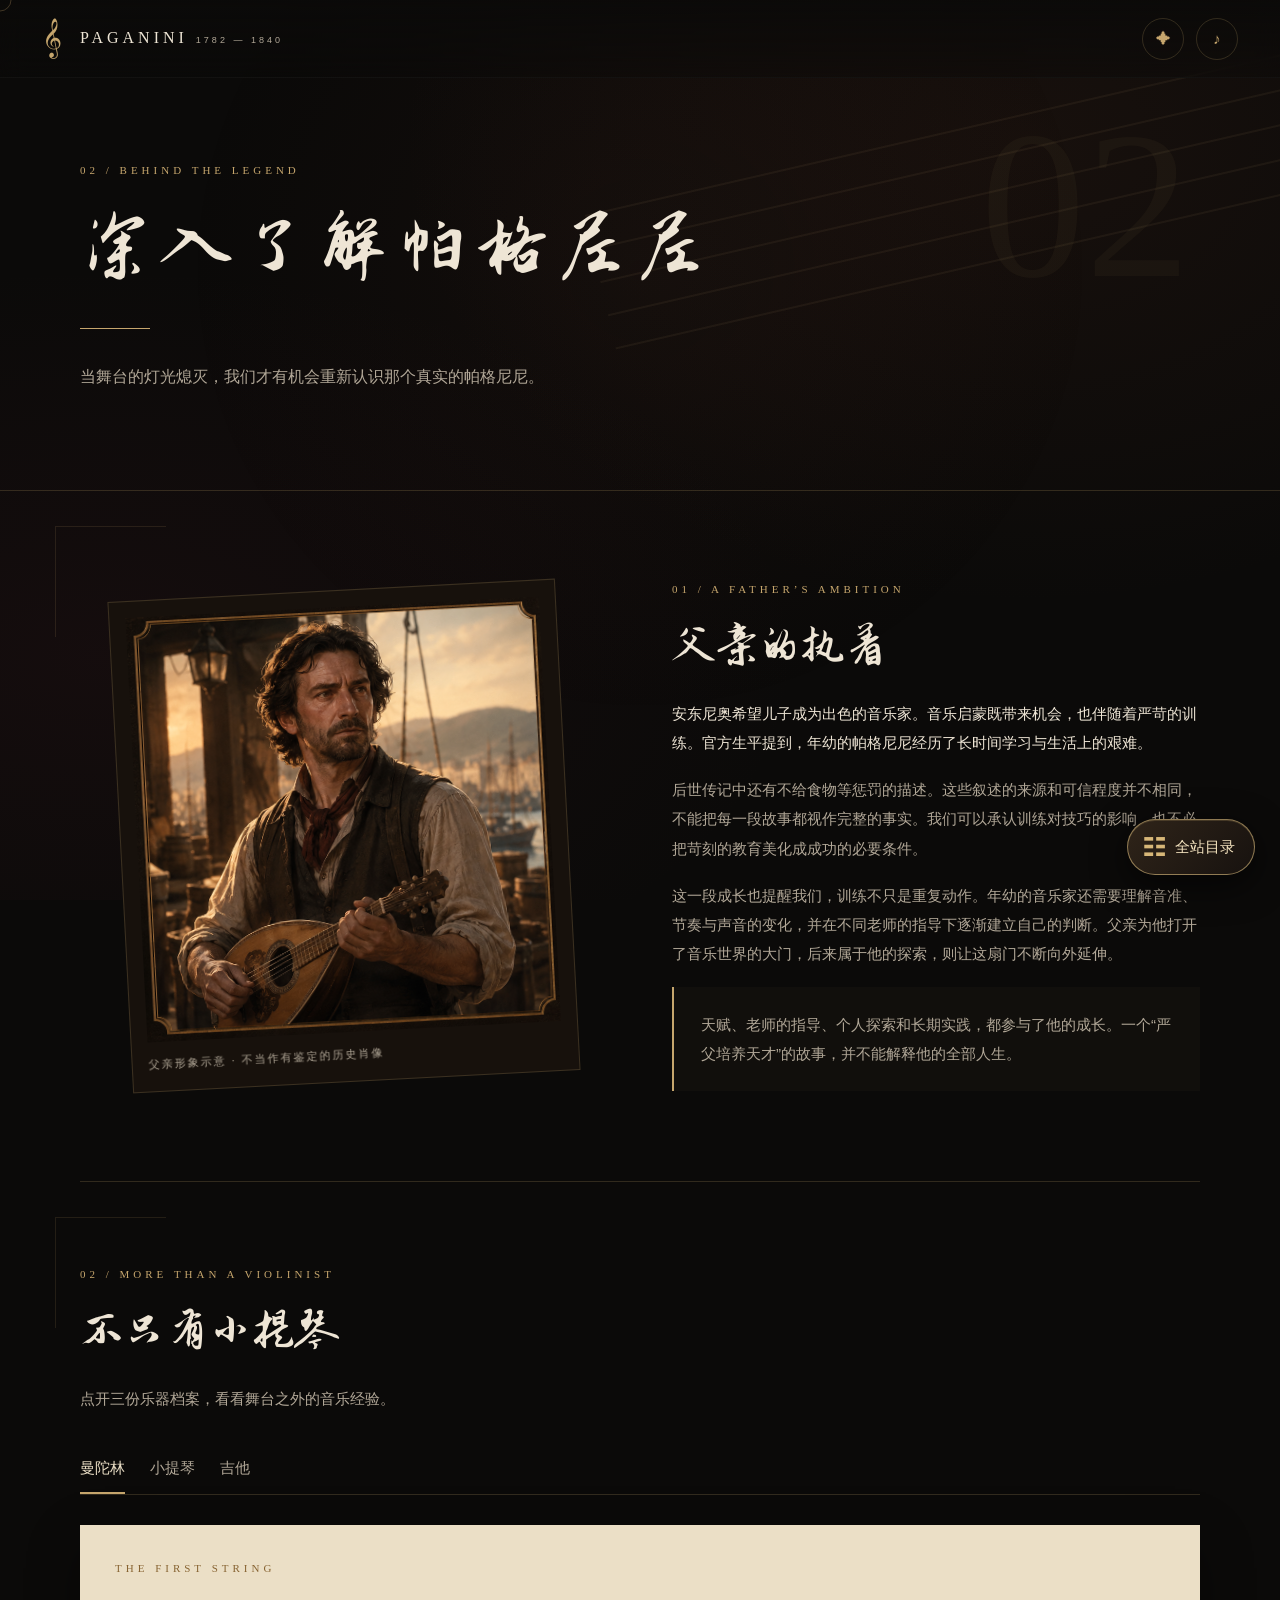
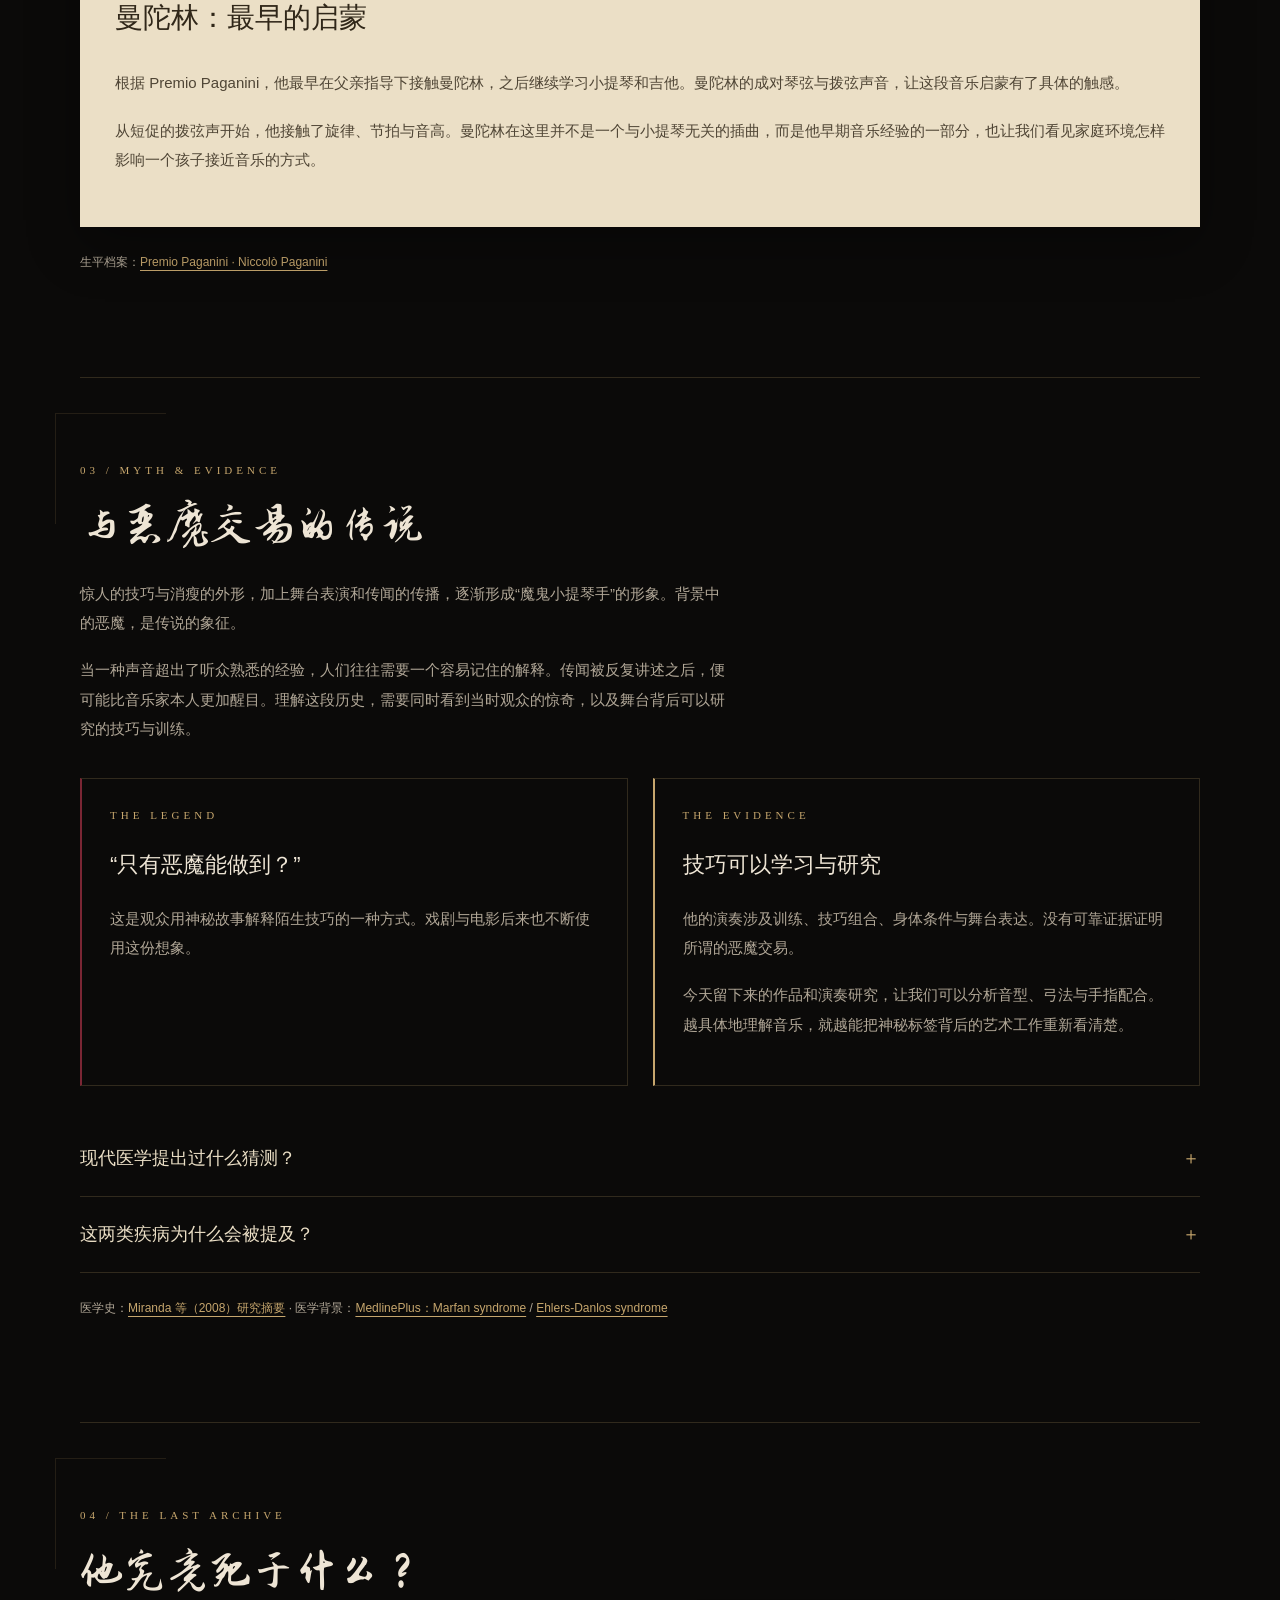
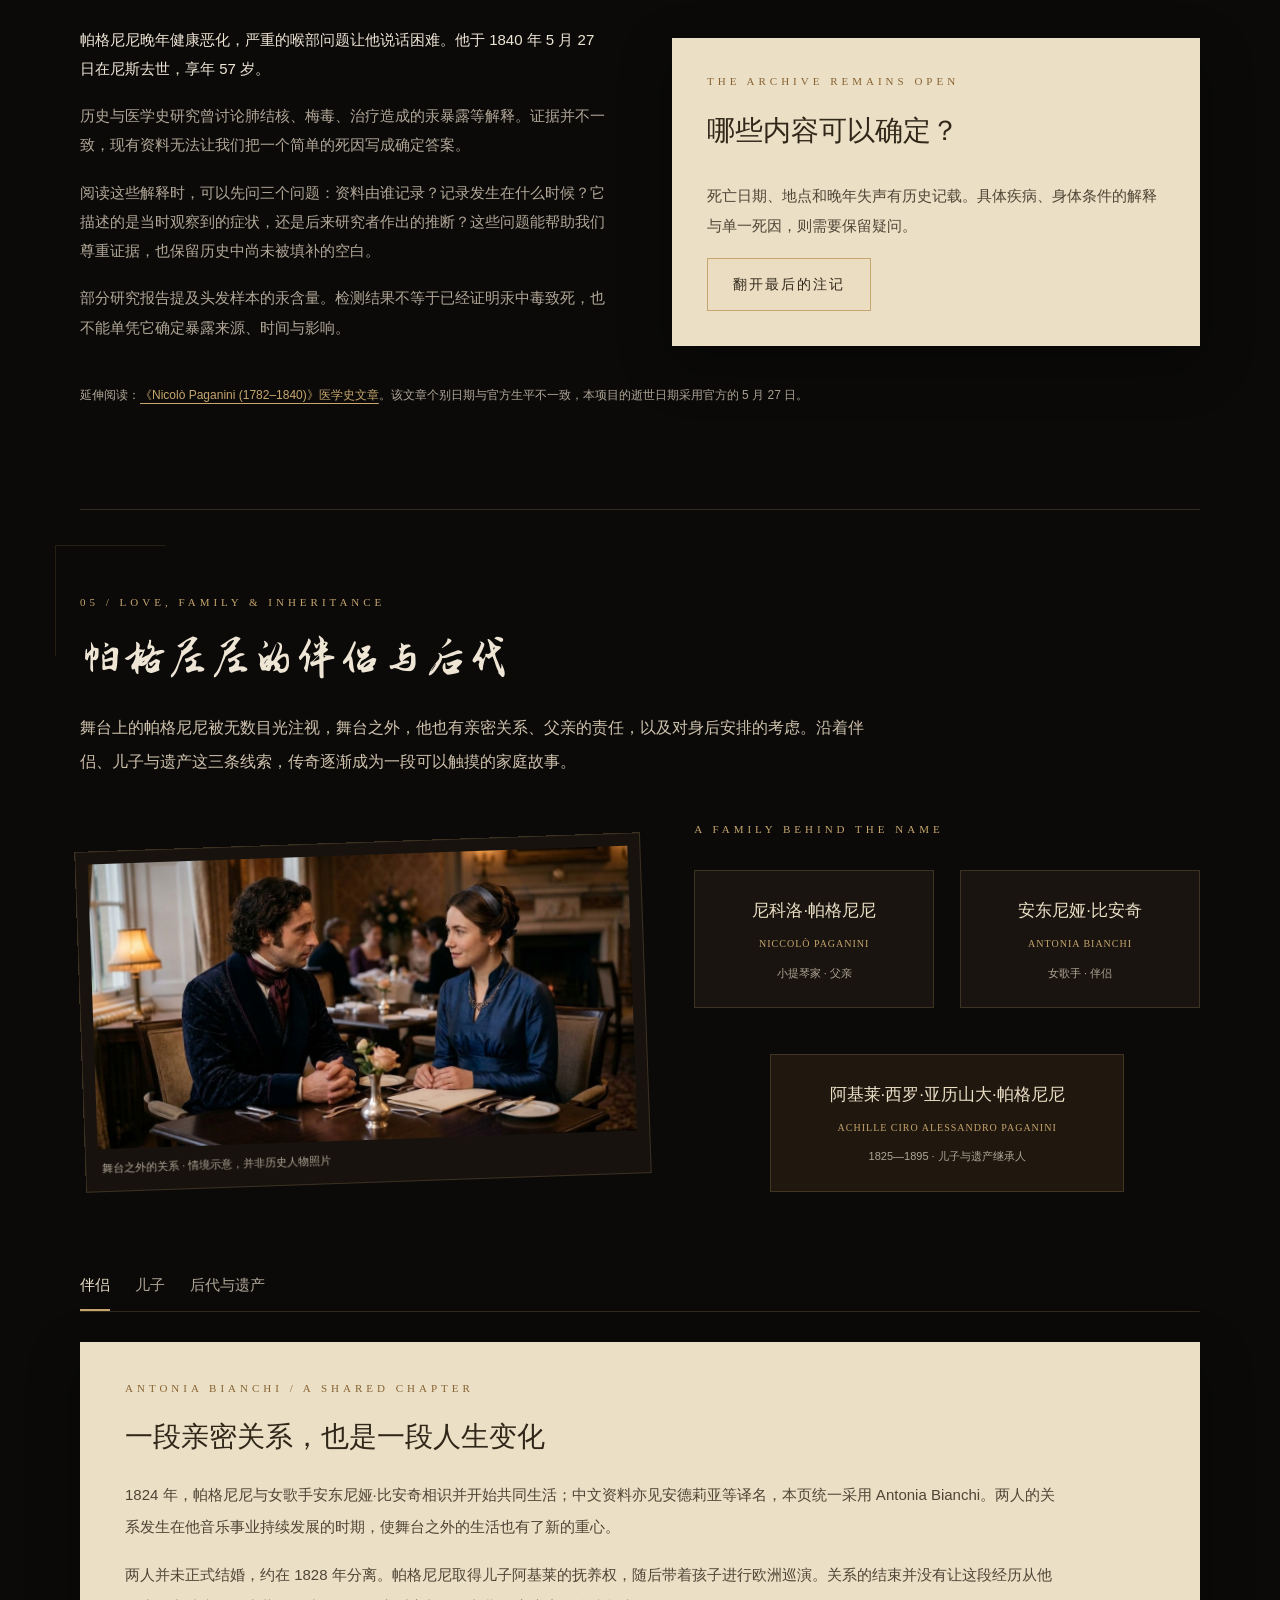
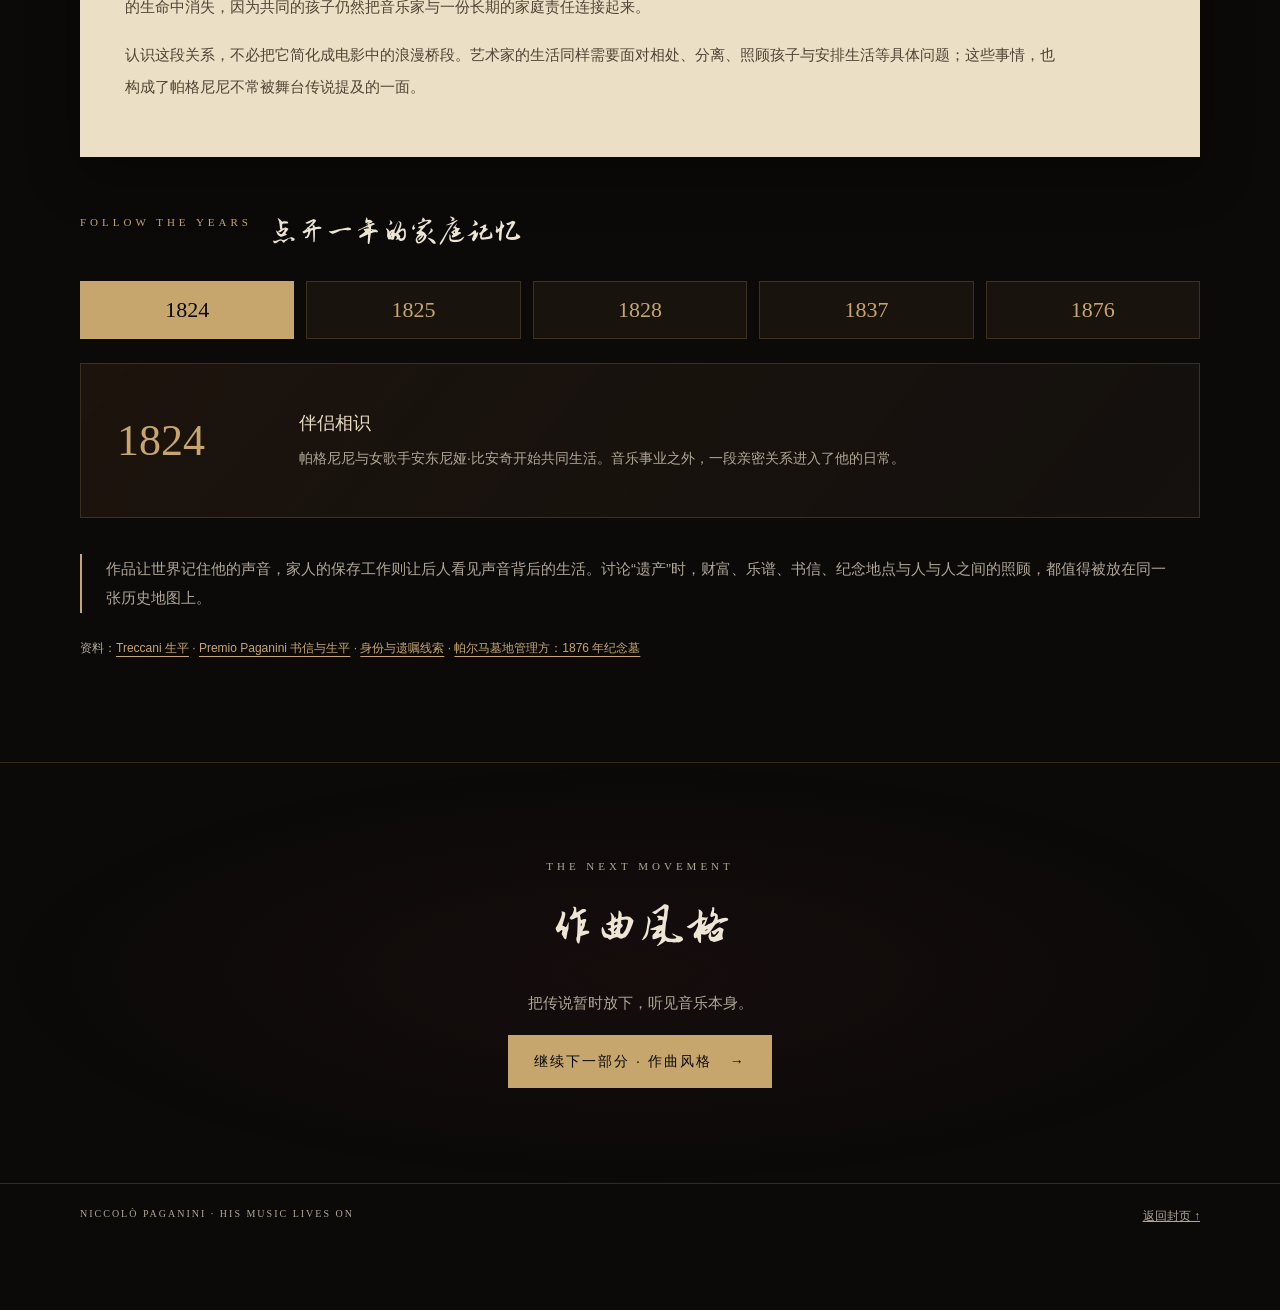
<file: beihou/extra.html>
<!doctype html>
<html lang="zh-CN">
  <head>
    <meta charset="utf-8">
    <meta name="viewport" content="width=device-width,initial-scale=1">
    <title>深入了解帕格尼尼｜帕格尼尼</title>
    <meta name="description" content="化身帕格尼尼，以第一视角走过他的人生，聆听作品，并体验曼陀林、小提琴与吉他。">
    <link rel="preconnect" href="https://fonts.googleapis.com">
    <link rel="preconnect" href="https://fonts.gstatic.com" crossorigin>
    <link
      href="https://fonts.googleapis.com/css2?family=Zhi+Mang+Xing&display=swap"
      rel="stylesheet"
    >
    <style>
      /* 所有页面共用：古典剧场、旧乐谱与暗金色。电脑设计宽度 ≥ 1024px。 */
      @font-face {
        font-family:"Zhi Mang Xing";
        src:url("../assets/fonts/ZhiMangXing-Regular.ttf") format("truetype");
        font-display:swap
      }

      :root {
        --bg:#0b0a09;
        --panel:#171410;
        --paper:#ebdfc6;
        --ink:#302719;
        --gold:#c6a66d;
        --red:#7b2634;
        --text:#eee5d5;
        --muted:#b1a797;
        --line:#c6a66d35;
        --pointer-x:50%;
        --pointer-y:30%;
        color-scheme:dark
      }

      * {
        box-sizing:border-box
      }

      html {
        scroll-behavior:smooth;
        scroll-padding-top:90px
      }

      body {
        margin:0;
        min-width:1024px;
        background:var(--bg);
        color:var(--text);
        font-family:"Microsoft YaHei","PingFang SC",sans-serif;
        font-size:15px;
        line-height:1.95
      }

      body::before {
        content:"";
        position:fixed;
        inset:0;
        z-index:-1;
        background:radial-gradient(ellipse at var(--pointer-x) var(--pointer-y),#65322616,transparent 50%);
        pointer-events:none
      }

      button,input,select {
        font:inherit
      }

      button,a,input,select {
        touch-action:manipulation
      }

      a {
        color:inherit
      }

      button {
        color:inherit;
        background:none;
        cursor:pointer
      }

      button:disabled {
        cursor:default;
        opacity:.55
      }

      a,button,input,select {
        outline-offset:6px
      }

      a:focus-visible,button:focus-visible,input:focus-visible,select:focus-visible {
        outline:2px solid var(--gold)
      }

      [hidden] {
        display:none!important
      }

      img {
        display:block;
        max-width:100%
      }

      h1,h2,.chapter-title {
        font-family:"Zhi Mang Xing", "KaiTi", "STKaiti", "DFKai-SB",cursive;
        font-weight:400;
        line-height:1.2
      }

      h1 {
        font-size:82px;
        letter-spacing:5px;
        margin:18px 0 26px
      }

      h2 {
        font-size:48px;
        margin:12px 0 24px
      }

      h3 {
        font-size:22px;
        font-weight:500;
        line-height:1.6
      }

      p {
        margin:0 0 18px
      }

      .eyebrow {
        font:11px/1.6 Georgia,serif;
        letter-spacing:4px;
        color:var(--gold);
        text-transform:uppercase
      }

      .small {
        font-size:12px;
        color:var(--muted)
      }

      .gold {
        color:var(--gold)
      }

      .muted {
        color:var(--muted)
      }

      .wrap {
        width:1120px;
        max-width:calc(100% - 112px);
        margin:auto
      }

      .skip {
        position:fixed;
        top:-90px;
        left:30px;
        z-index:200;
        background:var(--paper);
        color:var(--ink);
        padding:12px
      }

      .skip:focus {
        top:20px
      }

      .site-header {
        height:78px;
        position:fixed;
        inset:0 0 auto;
        z-index:50;
        padding:0 42px;
        display:flex;
        align-items:center;
        justify-content:space-between;
        background:linear-gradient(#0b0a09ee,#0b0a0966);
        backdrop-filter:blur(12px);
        border-bottom:1px solid #ffffff08
      }

      .wordmark {
        text-decoration:none;
        display:flex;
        gap:14px;
        align-items:center;
        letter-spacing:4px;
        font:16px Georgia,serif
      }

      .wordmark b {
        font-size:34px;
        color:var(--gold);
        font-weight:400
      }

      .wordmark small {
        font:9px/1.5 Arial,sans-serif;
        letter-spacing:3px;
        color:var(--muted)
      }

      .header-actions {
        display:flex;
        gap:12px;
        align-items:center
      }

      .icon-button,.journey-toggle {
        border:1px solid var(--line);
        border-radius:50%;
        width:42px;
        height:42px;
        display:grid;
        place-items:center;
        line-height:1;
        color:var(--gold);
        transition:background .2s
      }

      .icon-button:hover,.journey-toggle:hover {
        background:#c6a66d20
      }

      .journey-toggle {
        font-size:20px
      }

      .journey-panel {
        position:fixed;
        top:88px;
        right:32px;
        width:300px;
        padding:24px;
        background:#15120ff5;
        border:1px solid var(--line);
        box-shadow:0 20px 80px #0009;
        z-index:60
      }

      .journey-panel h2 {
        font-size:30px;
        margin:0 0 18px
      }

      .journey-panel ol {
        padding-left:26px;
        margin:0
      }

      .journey-panel li {
        font-size:13px;
        padding:7px 0;
        color:var(--muted)
      }

      .journey-panel li.current {
        color:var(--paper)
      }

      .journey-panel li.current::after {
        content:" · 当前";
        color:var(--gold);
        font-size:11px
      }

      .journey-panel .small {
        margin:16px 0 0
      }

      .home-corner {
        position:fixed;
        bottom:24px;
        left:26px;
        z-index:45;
        color:var(--paper);
        text-decoration:none;
        font-size:12px;
        background:#0b0a09e8;
        border:1px solid var(--line);
        padding:9px 16px;
        border-radius:30px
      }

      .home-corner:hover {
        background:var(--red)
      }

      .read-progress {
        height:2px;
        position:fixed;
        top:77px;
        left:0;
        background:var(--gold);
        width:0;
        z-index:55
      }

      .btn {
        display:inline-flex;
        align-items:center;
        justify-content:center;
        gap:18px;
        min-height:50px;
        padding:12px 25px;
        border:1px solid var(--gold);
        text-decoration:none;
        font-size:14px;
        letter-spacing:2px;
        background:#c6a66d0c;
        transition:background .25s,transform .25s
      }

      .btn:hover {
        background:var(--gold);
        color:var(--bg);
        transform:translateY(-2px)
      }

      .btn.primary {
        background:var(--gold);
        color:var(--bg)
      }

      .btn.primary:hover {
        background:#e2c997
      }

      .btn.subtle {
        border-color:var(--line);
        color:var(--muted)
      }

      .button-row {
        display:flex;
        gap:16px;
        align-items:center;
        flex-wrap:wrap
      }

      .chapter-hero {
        padding:162px 0 80px;
        border-bottom:1px solid var(--line);
        position:relative;
        overflow:hidden
      }

      .chapter-hero .intro {
        max-width:690px;
        color:var(--muted);
        font-size:16px
      }

      .chapter-number {
        position:absolute;
        right:7%;
        top:100px;
        font:210px/1 Georgia,serif;
        color:#c6a66d0c;
        pointer-events:none
      }

      .chapter-hero .rule {
        height:1px;
        width:70px;
        background:var(--gold);
        margin:32px 0
      }

      .section {
        padding:84px 0
      }

      .section+.section {
        border-top:1px solid var(--line)
      }

      .two-col {
        display:grid;
        grid-template-columns:1fr 1fr;
        gap:64px;
        align-items:center
      }

      .section-title {
        max-width:650px
      }

      .section-lead {
        color:var(--muted);
        max-width:650px
      }

      .note-box {
        padding:23px 27px;
        border-left:2px solid var(--gold);
        background:#c6a66d09;
        color:var(--muted)
      }

      .source-note {
        font-size:12px;
        color:var(--muted);
        margin-top:24px
      }

      .source-note a {
        color:var(--gold);
        text-underline-offset:4px
      }

      .next-part {
        padding:95px 50px;
        text-align:center;
        border-top:1px solid var(--line);
        background:radial-gradient(ellipse at center,#65212b20,transparent 70%)
      }

      .next-part h2 {
        font-size:50px;
        margin:20px 0 32px
      }

      .next-part p {
        color:var(--muted)
      }

      .site-footer {
        padding:24px 80px 85px;
        border-top:1px solid var(--line);
        display:flex;
        justify-content:space-between;
        color:var(--muted);
        font:10px Georgia,serif;
        letter-spacing:2px
      }

      .site-footer a {
        letter-spacing:0;
        font:12px "Microsoft YaHei",sans-serif
      }

      .motion-ready .reveal {
        opacity:0;
        transform:translateY(28px);
        transition:opacity .85s,transform .85s
      }

      .motion-ready .reveal.visible {
        opacity:1;
        transform:none
      }

      .note-field {
        position:fixed;
        inset:0;
        pointer-events:none;
        z-index:-1;
        overflow:hidden
      }

      .floating-note {
        position:absolute;
        bottom:-100px;
        color:var(--gold);
        opacity:0;
        font:25px Georgia,serif;
        animation:note-drift 22s linear infinite
      }

      .cursor-note {
        position:fixed;
        z-index:90;
        pointer-events:none;
        color:var(--gold);
        font-size:20px;
        animation:note-pop .8s ease-out forwards
      }

      .cursor-dot {
        position:fixed;
        pointer-events:none;
        z-index:89;
        border:1px solid #c6a66d70;
        width:23px;
        height:23px;
        border-radius:50%;
        transform:translate(-50%,-50%);
        transition:width .2s,height .2s;
        opacity:.65
      }

      .toast {
        position:fixed;
        right:30px;
        bottom:28px;
        z-index:100;
        max-width:440px;
        background:#201a13f5;
        border:1px solid var(--gold);
        padding:15px 22px;
        font-size:13px;
        box-shadow:0 12px 45px #0008
      }

      /* 封面：自由布局的肖像、恶魔剪影、流动琴弦。 */
      .cover {
        min-height:930px;
        height:100vh;
        position:relative;
        overflow:hidden;
        padding:190px 8% 130px
      }

      .cover::before {
        content:"";
        position:absolute;
        inset:0;
        background:linear-gradient(90deg,#0b0a09 2%,#0b0a09b0 55%,#39101820),url("../assets/images/hero-devil.svg") 70% 40%/cover no-repeat;
        pointer-events:none
      }

      .cover-copy {
        position:relative;
        z-index:3;
        width:57%
      }

      .cover h1 {
        font-size:116px;
        letter-spacing:8px;
        line-height:1.13;
        margin:24px 0 20px
      }

      .cover h1 span {
        display:block;
        font-size:48px;
        color:var(--gold);
        margin-bottom:10px
      }

      .cover .intro {
        width:450px;
        color:var(--muted);
        font-size:16px
      }

      .cover-caption {
        position:absolute;
        left:8%;
        top:110px;
        z-index:3
      }

      .cover-portrait {
        position:absolute;
        right:12%;
        top:23%;
        width:29%;
        height:55%;
        transform:rotate(6deg);
        border:1px solid #c6a66d66;
        padding:9px;
        background:#130f0a;
        box-shadow:0 35px 100px #000c;
        z-index:2;
        animation:portrait-breathe 9s ease-in-out infinite
      }

      .cover-portrait img {
        height:100%;
        width:100%;
        object-fit:cover;
        filter:sepia(.25) contrast(1.08)
      }

      .cover-portrait::after {
        content:"THE DEVIL’S VIOLINIST";
        position:absolute;
        bottom:-40px;
        left:0;
        letter-spacing:4px;
        font:11px Georgia,serif;
        color:var(--gold)
      }

      .cover-date {
        position:absolute;
        right:5%;
        top:17%;
        writing-mode:vertical-rl;
        letter-spacing:6px;
        font:12px Georgia,serif;
        color:var(--muted);
        z-index:3
      }

      .cover-string {
        position:absolute;
        height:1px;
        width:65%;
        background:linear-gradient(90deg,transparent,#c6a66d70,transparent);
        transform:rotate(-26deg);
        right:-5%;
        top:30%;
        pointer-events:none
      }

      .cover-string:nth-of-type(2) {
        top:39%
      }

      .cover-string:nth-of-type(3) {
        top:63%
      }

      .cover-tag {
        font-size:12px;
        letter-spacing:3px;
        border-left:1px solid var(--red);
        padding-left:18px;
        color:var(--gold);
        margin:30px 0
      }

      .cover-bottom {
        position:absolute;
        bottom:50px;
        left:8%;
        right:7%;
        display:flex;
        justify-content:space-between;
        align-items:center;
        border-top:1px solid var(--line);
        padding-top:24px;
        z-index:4
      }

      .cover-bottom span {
        color:var(--muted);
        font:10px Georgia,serif;
        letter-spacing:3px
      }

      .cover-bottom .btn {
        min-width:250px
      }

      .cover-after {
        padding:65px 8%;
        display:flex;
        gap:70px;
        color:var(--muted);
        border-top:1px solid var(--line)
      }

      .cover-after .large-note {
        font-size:70px;
        color:var(--gold);
        line-height:1
      }

      .cover-after h2 {
        font-size:36px;
        color:var(--paper);
        margin:0 0 12px
      }

      .cover-after p {
        max-width:800px
      }

      /* 用户点击后才解锁开场；无 JS 时此面板保持隐藏。 */
      .opening-overlay {
        position:fixed;
        inset:0;
        background:radial-gradient(ellipse,#36291c,#080706 70%);
        z-index:110;
        display:flex;
        flex-direction:column;
        align-items:center;
        justify-content:center;
        text-align:center;
        overflow:hidden
      }

      .opening-overlay .eyebrow {
        margin-bottom:25px
      }

      .opening-overlay h2 {
        font-size:42px
      }

      .book {
        width:440px;
        height:285px;
        position:relative;
        perspective:1000px;
        margin:16px 0 45px;
        transform:rotate(-7deg)
      }

      .book-page {
        position:absolute;
        width:50%;
        height:100%;
        background:var(--paper);
        color:var(--ink);
        box-shadow:0 15px 70px #000a;
        top:0;
        padding:40px 23px
      }

      .book-page.left {
        left:0;
        transform-origin:right;
        border-radius:4px 0 0 4px;
        transform:rotateY(60deg)
      }

      .book-page.right {
        right:0;
        transform-origin:left;
        transform:rotateY(-60deg);
        border-radius:0 4px 4px 0
      }

      .book-page .staff {
        height:60px;
        margin:15px 0;
        background:repeating-linear-gradient(transparent 0 8px,#705c4070 8px 9px,transparent 9px 12px);
        font-size:27px;
        line-height:60px;
        letter-spacing:10px
      }

      .opening-overlay.opening-play .book-page.left {
        animation:book-left 1.25s ease forwards
      }

      .opening-overlay.opening-play .book-page.right {
        animation:book-right 1.25s ease forwards
      }

      .opening-overlay.dismiss {
        animation:intro-away .5s ease forwards;
        pointer-events:none
      }

      .opening-choice {
        display:flex;
        gap:14px;
        align-items:center
      }

      .opening-overlay .small {
        max-width:470px;
        margin:18px 0 0
      }

      .opening-overlay button.subtle {
        background:none
      }

      .opening-overlay .book-page p {
        font:12px Georgia,serif;
        letter-spacing:3px
      }

      /* 每页进出均使用同一覆盖层；默认不挡页面。 */
      .transition {
        position:fixed;
        inset:0;
        z-index:120;
        visibility:hidden;
        pointer-events:none;
        overflow:hidden;
        --shut:0
      }

      .transition.active {
        visibility:visible
      }

      .transition .curtain {
        position:absolute;
        top:0;
        bottom:0;
        width:51%;
        background:repeating-linear-gradient(90deg,#320c16 0,#741f32 7%,#330d18 16%);
        box-shadow:inset 0 -18px 30px #0009;
        transition:transform .6s cubic-bezier(.77,0,.18,1)
      }

      .transition .curtain.left {
        left:0;
        transform:translateX(-103%);
        border-right:2px solid #c6a66d
      }

      .transition .curtain.right {
        right:0;
        transform:translateX(103%);
        border-left:2px solid #c6a66d
      }

      .transition.closed .curtain {
        transform:translateX(0)
      }

      .transition-badge {
        position:absolute;
        left:50%;
        top:50%;
        transform:translate(-50%,-50%);
        opacity:0;
        text-align:center;
        transition:opacity .25s;
        color:var(--paper);
        font:28px Georgia,serif;
        letter-spacing:5px
      }

      .transition.closed .transition-badge {
        opacity:1
      }

      .transition[data-theme="score"] .curtain {
        background:repeating-linear-gradient(0deg,transparent 0 28px,#67533544 28px 29px,transparent 29px 42px),var(--paper);
        border-color:#766342
      }

      .transition[data-theme="score"] .transition-badge {
        color:var(--ink)
      }

      .transition[data-theme="instrument"] .transition-badge {
        font-size:52px
      }

      .transition[data-theme="reflection"] .transition-badge {
        font-size:44px;
        color:#e2bd92
      }

      /* 人生剧场：图片是底层，镜头与局部矢量动作分别控制。 */
      .life-hero {
        min-height:460px;
        padding-bottom:65px
      }

      .life-hero h1 {
        font-size:68px
      }

      .life-intro {
        padding-top:130px
      }

      .scene-title {
        display:flex;
        align-items:baseline;
        gap:28px;
        margin-bottom:22px
      }

      .scene-title h2 {
        font-size:40px;
        margin:0
      }

      .scene-title .eyebrow {
        min-width:115px
      }

      .life-scene {
        padding:76px 0;
        border-bottom:1px solid var(--line)
      }

      .scene-grid {
        display:grid;
        grid-template-columns:1fr 305px;
        gap:32px;
        align-items:center
      }

      .scene-frame {
        position:relative;
        height:520px;
        overflow:hidden;
        background:#19130c;
        border:1px solid #c6a66d40;
        isolation:isolate
      }

      .scene-frame .scene-photo {
        position:absolute;
        inset:0;
        height:100%;
        width:100%;
        object-fit:cover;
        transform:scale(1.03);
        animation:camera-drift 18s ease-in-out infinite alternate
      }

      .scene-frame::after {
        content:"";
        position:absolute;
        inset:0;
        background:linear-gradient(0deg,#0009,transparent 45%);
        z-index:4;
        pointer-events:none
      }

      .scene-frame .film-grain {
        position:absolute;
        inset:0;
        z-index:5;
        pointer-events:none;
        background:repeating-linear-gradient(0deg,#0000 0 3px,#0002 4px 4.4px);
        opacity:.24
      }

      .scene-frame .scene-label {
        position:absolute;
        bottom:22px;
        left:26px;
        color:#ecdfc8;
        font-size:11px;
        letter-spacing:2px;
        z-index:8
      }

      .scene-frame .scene-label span {
        font:10px Georgia,serif;
        letter-spacing:3px;
        margin-right:18px;
        color:var(--gold)
      }

      .scene-aside p {
        font-size:16px;
        color:#d3c8b7
      }

      .scene-aside .fact {
        font-size:12px;
        color:var(--gold);
        border-top:1px solid var(--line);
        padding-top:15px;
        margin-top:20px
      }

      .narrate {
        width:100%;
        text-align:left;
        border:1px solid var(--line);
        padding:10px 16px;
        display:flex;
        justify-content:space-between;
        align-items:center;
        font-size:13px;
        margin-top:24px
      }

      .narrate.speaking {
        border-color:var(--gold);
        background:#c6a66d18
      }

      .voice-label {
        font-size:10px;
        color:var(--muted);
        display:block;
        margin:8px 0
      }

      .chapter-strip {
        display:flex;
        gap:8px;
        margin:30px 0 0
      }

      .chapter-strip span {
        flex:1;
        height:3px;
        background:var(--line)
      }

      .chapter-strip span.done {
        background:var(--gold)
      }

      .prologue-stage {
        position:relative;
        height:580px;
        background:radial-gradient(ellipse at 50% 35%,#e0c29135,transparent 60%),#100e0b;
        border:1px solid var(--line);
        overflow:hidden
      }

      .prologue-stage .stage-art {
        height:100%;
        width:100%
      }

      .prologue-stage .staff-lines {
        position:absolute;
        inset:18% 2%;
        background:repeating-linear-gradient(0deg,transparent 0 37px,#c6a66d15 38px 39px);
        transform:rotate(-10deg);
        pointer-events:none
      }

      .prologue-stage iframe,.prologue-stage video {
        position:absolute;
        inset:0;
        width:100%;
        height:100%;
        border:0;
        background:#000;
        z-index:8
      }

      .performance-button {
        position:absolute;
        left:30px;
        bottom:26px;
        z-index:10
      }

      .prologue-aside {
        padding:30px;
        border-left:1px solid var(--line)
      }

      .prologue-layout {
        display:grid;
        grid-template-columns:2.2fr 1fr;
        gap:30px
      }

      .prologue-notes {
        font-size:30px;
        color:var(--gold);
        letter-spacing:12px;
        animation:notation-sway 4s ease-in-out infinite
      }

      .side-quote {
        font-family:"KaiTi",serif;
        font-size:25px;
        color:var(--paper);
        margin:35px 0
      }

      .day-shade {
        position:absolute;
        inset:0;
        z-index:3;
        background:linear-gradient(90deg,#081b4077,#150a17a6);
        opacity:var(--night,0);
        transition:opacity 1s;
        pointer-events:none
      }

      .window-sky {
        position:absolute;
        width:12%;
        height:45%;
        left:6%;
        top:3%;
        z-index:2;
        background:#162849;
        opacity:var(--night,0);
        mix-blend-mode:multiply;
        transition:opacity 1s;
        pointer-events:none
      }

      .practice-sheet {
        position:absolute;
        z-index:6;
        right:32%;
        top:43%;
        width:18%;
        height:22%;
        background:var(--paper);
        border:1px solid #9c784d;
        transform:rotate(-7deg);
        color:#6c5739;
        box-shadow:0 4px 20px #0008;
        padding:14px;
        font:26px Georgia,serif;
        line-height:1.35
      }

      .practice-sheet.flipping {
        animation:sheet-flip .55s ease
      }

      .practice-sheet::before {
        content:"";
        position:absolute;
        inset:14px;
        background:repeating-linear-gradient(transparent 0 12px,#8e795f77 13px 14px);
        pointer-events:none
      }

      .practice-sheet span {
        position:relative
      }

      .practice-controls {
        background:#15110d;
        border:1px solid var(--line);
        margin-top:25px;
        padding:22px;
        display:flex;
        align-items:center;
        justify-content:space-between;
        gap:24px
      }

      .practice-meter {
        display:flex;
        align-items:center;
        gap:18px
      }

      .practice-meter strong {
        font:38px Georgia,serif;
        color:var(--gold)
      }

      .practice-meter label {
        font-size:12px;
        color:var(--muted)
      }

      .practice-meter progress {
        width:140px;
        height:5px;
        accent-color:var(--gold)
      }

      .practice-caption {
        font-size:13px;
        color:var(--muted);
        min-width:245px
      }

      .performer-layer {
        position:absolute;
        z-index:6;
        bottom:0;
        right:0;
        width:52%;
        height:95%;
        pointer-events:none;
        filter:drop-shadow(0 7px 12px #0007)
      }

      .performer-layer .torso {
        transform-origin:55% 65%;
        animation:body-breathe 5.5s ease-in-out infinite
      }

      .performer-layer .bow-arm {
        transform-box:fill-box;
        transform-origin:20% 80%;
        animation:bow-play 2.2s ease-in-out infinite alternate;
        animation-play-state:paused
      }

      .performer-layer .finger {
        transform-box:fill-box;
        transform-origin:center;
        animation:finger-move .45s ease-in-out infinite alternate;
        animation-play-state:paused
      }

      .performer-layer.playing .bow-arm,.performer-layer.playing .finger {
        animation-play-state:running
      }

      .performer-layer.practice-playing .bow-arm {
        animation:practice-bow .8s ease-in-out
      }

      .performer-layer.practice-playing .finger {
        animation:finger-move .18s ease-in-out 4 alternate
      }

      .stage-glow {
        position:absolute;
        z-index:2;
        inset:-40% 10% -20%;
        background:conic-gradient(from 155deg at 50% 0%,transparent, #f1d29322 10deg,transparent 40deg);
        transform-origin:top;
        animation:light-sweep 12s ease-in-out infinite alternate;
        pointer-events:none
      }

      .whisper-trigger {
        position:absolute;
        z-index:9;
        border:1px solid #c6a66daa;
        border-radius:50%;
        width:42px;
        height:42px;
        background:#15110eda;
        color:var(--paper);
        font-size:20px;
        box-shadow:0 0 30px #c6a66d30;
        animation:whisper-pulse 3s ease-in-out infinite
      }

      .whisper-trigger:nth-of-type(1) {
        left:19%;
        top:43%
      }

      .whisper-trigger:nth-of-type(2) {
        left:53%;
        top:34%
      }

      .whisper-trigger:nth-of-type(3) {
        left:78%;
        top:49%
      }

      .whisper-popup {
        position:absolute;
        z-index:10;
        left:15%;
        right:15%;
        top:12%;
        padding:20px 24px;
        background:#0f0c09f5;
        border:1px solid var(--gold);
        text-align:center;
        font-size:18px;
        box-shadow:0 15px 50px #0008
      }

      .whisper-popup button {
        float:right;
        border:0;
        font-size:20px
      }

      .whisper-popup small {
        display:block;
        font-size:10px;
        color:var(--muted);
        margin-top:8px
      }

      .tour-stops {
        display:flex;
        gap:8px;
        flex-wrap:wrap;
        margin:24px 0
      }

      .tour-stops button {
        padding:8px 11px;
        border:1px solid var(--line);
        font:10px Georgia,serif;
        letter-spacing:1px
      }

      .tour-stops button[aria-pressed="true"] {
        background:var(--gold);
        color:var(--bg)
      }

      .tour-caption {
        position:absolute;
        left:30px;
        top:25px;
        z-index:7;
        display:flex;
        flex-direction:column;
        background:#0b0a09b0;
        padding:15px 20px;
        border-left:2px solid var(--gold)
      }

      .tour-caption strong {
        font:26px Georgia,serif;
        letter-spacing:3px
      }

      .tour-caption span {
        font-size:12px;
        color:var(--gold)
      }

      .end-string {
        height:150px;
        display:grid;
        place-items:center;
        position:relative;
        font:32px Georgia,serif;
        letter-spacing:15px
      }

      .end-string::before {
        content:"";
        height:1px;
        position:absolute;
        left:0;
        right:0;
        top:50%;
        background:linear-gradient(90deg,transparent,var(--gold),transparent);
        z-index:-1
      }

      .end-string span {
        background:var(--bg);
        padding:0 30px
      }

      .memory-frame {
        animation:memory-light 15s ease-in-out infinite alternate
      }

      /* 历史档案、作品与影响采用各自独立的阅读布局。 */
      .archive-image {
        position:relative;
        padding:16px;
        border:1px solid var(--line);
        transform:rotate(-3deg);
        background:#17110c
      }

      .archive-image img {
        width:100%;
        max-height:510px;
        object-fit:cover;
        filter:sepia(.1)
      }

      .archive-image figcaption {
        font-size:11px;
        color:var(--muted);
        margin-top:12px;
        letter-spacing:2px
      }

      .archive-tabs {
        display:flex;
        border-bottom:1px solid var(--line);
        gap:25px;
        margin:30px 0
      }

      .archive-tabs button {
        border:0;
        color:var(--muted);
        padding:10px 0;
        border-bottom:2px solid transparent
      }

      .archive-tabs button[aria-selected="true"] {
        border-color:var(--gold);
        color:var(--paper)
      }

      .archive-paper {
        padding:35px;
        background:var(--paper);
        color:var(--ink);
        position:relative;
        box-shadow:0 18px 50px #0005
      }

      .archive-paper .eyebrow {
        color:#876331
      }

      .archive-paper p {
        color:#4f4535
      }

      .archive-paper h3 {
        font-family:"KaiTi",serif;
        font-size:28px;
        margin-top:0
      }

      .evidence {
        display:grid;
        grid-template-columns:1fr 1fr;
        gap:25px;
        margin:35px 0
      }

      .evidence article {
        border:1px solid var(--line);
        padding:28px
      }

      .evidence .legend {
        border-left:2px solid var(--red)
      }

      .evidence .document {
        border-left:2px solid var(--gold)
      }

      details {
        border-bottom:1px solid var(--line);
        padding:20px 0
      }

      summary {
        cursor:pointer;
        color:var(--paper);
        font-size:18px;
        list-style:none;
        display:flex;
        justify-content:space-between;
        align-items:center
      }

      summary::after {
        content:"＋";
        color:var(--gold)
      }

      details[open] summary::after {
        content:"−"
      }

      details p {
        color:var(--muted);
        padding-top:18px;
        margin-bottom:0
      }

      .music-section-label {
        font:70px Georgia,serif;
        color:#c6a66d3d;
        margin-right:25px
      }

      .track {
        display:grid;
        grid-template-columns:175px 1fr;
        gap:38px;
        align-items:center;
        padding:45px 0;
        border-bottom:1px solid var(--line)
      }

      .record-button {
        position:relative;
        width:172px;
        height:172px;
        border:1px solid #a5956d;
        border-radius:50%;
        background:repeating-radial-gradient(circle,#181818 0 1px,#242321 2px 3px,#111 4px 5px);
        box-shadow:0 14px 45px #0009;
        display:grid;
        place-items:center;
        transition:transform .3s
      }

      .record-button:hover {
        transform:scale(1.04)
      }

      .record-disc {
        position:absolute;
        inset:0;
        border-radius:50%;
        animation:record-spin 4s linear infinite;
        animation-play-state:paused;
        background:conic-gradient(transparent,#ffffff10,transparent 30%,#ffffff12,transparent);
        pointer-events:none
      }

      .record-button .label {
        position:relative;
        width:68px;
        height:68px;
        border-radius:50%;
        background:var(--red);
        display:grid;
        place-items:center;
        font:22px Georgia,serif;
        border:1px solid var(--gold);
        box-shadow:inset 0 0 0 6px #0002;
        z-index:2
      }

      .track.playing .record-disc {
        animation-play-state:running
      }

      .record-button .play-symbol {
        position:absolute;
        bottom:-34px;
        font-size:12px;
        color:var(--gold);
        width:170px
      }

      .track h2 {
        font-size:36px;
        margin:8px 0 12px
      }

      .track p {
        color:var(--muted);
        max-width:740px;
        font-size:14px
      }

      .track .eyebrow {
        font-size:10px
      }

      .track-controls {
        display:flex;
        gap:18px;
        align-items:center;
        font-size:12px;
        color:var(--gold);
        margin-top:18px
      }

      .track-progress {
        height:4px;
        flex:1;
        accent-color:var(--gold);
        max-width:400px
      }

      .track-time {
        min-width:95px;
        letter-spacing:1px
      }

      .track-info {
        min-width:0
      }

      .track-status {
        font-size:11px;
        color:var(--muted);
        margin-top:10px
      }

      .track.unavailable .record-button {
        filter:grayscale(1);
        opacity:.5
      }

      .listening-hint {
        border-top:1px solid var(--line);
        border-bottom:1px solid var(--line);
        display:flex;
        align-items:center;
        gap:24px;
        padding:23px 0;
        font-size:13px;
        color:var(--muted)
      }

      .listening-hint b {
        color:var(--gold);
        font-size:28px
      }

      .audio-credit {
        font-size:11px;
        color:var(--muted)
      }

      .timeline {
        display:grid;
        grid-template-columns:repeat(4,1fr);
        margin:50px 0;
        border-top:1px solid var(--gold)
      }

      .timeline-item {
        padding:30px 25px 0 0;
        position:relative
      }

      .timeline-item::before {
        content:"";
        position:absolute;
        top:-5px;
        left:0;
        width:9px;
        height:9px;
        border-radius:50%;
        background:var(--gold)
      }

      .timeline-item strong {
        font:32px Georgia,serif;
        color:var(--gold)
      }

      .timeline-item p {
        font-size:13px;
        color:var(--muted);
        margin-top:12px
      }

      .legacy-gallery {
        display:grid;
        grid-template-columns:1.3fr 1fr;
        gap:25px;
        margin-top:35px
      }

      .legacy-gallery figure {
        margin:0
      }

      .legacy-gallery img {
        height:270px;
        width:100%;
        object-fit:cover;
        border:1px solid var(--line)
      }

      .legacy-gallery figcaption {
        font-size:11px;
        color:var(--muted);
        margin-top:10px
      }

      .influence-notes {
        display:grid;
        grid-template-columns:1fr 1fr 1fr;
        gap:30px
      }

      .influence-notes article {
        padding:30px 0;
        border-top:1px solid var(--gold)
      }

      .influence-notes .big {
        font:42px Georgia,serif;
        color:var(--gold)
      }

      .film-pair {
        display:grid;
        grid-template-columns:1fr 1fr;
        gap:40px
      }

      .film-pair article {
        display:grid;
        grid-template-columns:140px 1fr;
        gap:25px
      }

      .film-pair img {
        width:140px;
        height:210px;
        object-fit:cover
      }

      .film-pair p {
        font-size:13px;
        color:var(--muted)
      }

      .legacy-question {
        border:1px solid var(--line);
        padding:25px;
        margin-top:40px
      }

      .legacy-question button {
        margin:12px 12px 0 0
      }

      /* 乐器控制台。实际发声由 instrument-engine.js 管理。 */
      .instrument-workbench {
        background:radial-gradient(ellipse at 70% 30%,#4e352c40,transparent),#15120f;
        border:1px solid var(--line);
        padding:36px
      }

      .instrument-tabs {
        display:flex;
        gap:14px;
        margin-bottom:28px
      }

      .instrument-tabs button {
        border:1px solid var(--line);
        padding:13px 24px;
        flex:1;
        display:flex;
        justify-content:space-between
      }

      .instrument-tabs button[aria-selected="true"] {
        background:var(--gold);
        color:var(--bg)
      }

      .instrument-overview {
        display:grid;
        grid-template-columns:1.5fr 1fr;
        gap:50px;
        align-items:center;
        min-height:260px
      }

      .instrument-art {
        height:260px;
        position:relative;
        display:grid;
        place-items:center
      }

      .instrument-art svg {
        height:245px;
        width:100%;
        overflow:visible;
        filter:drop-shadow(0 15px 22px #0009)
      }

      .instrument-art .string {
        stroke:var(--paper);
        stroke-width:1
      }

      .instrument-art.sounding .string {
        animation:string-vibrate .12s linear infinite alternate
      }

      .instrument-description h2 {
        font-size:40px;
        margin-top:0
      }

      .instrument-description p {
        font-size:13px;
        color:var(--muted)
      }

      .sample-badge {
        display:inline-flex;
        color:var(--gold);
        background:#c6a66d12;
        border:1px solid var(--line);
        padding:7px 12px;
        font-size:12px
      }

      .synth-badge {
        color:#e3bba0;
        border-color:#b38163
      }

      .instrument-toolbar {
        padding:24px 0;
        border-top:1px solid var(--line);
        display:flex;
        gap:26px;
        align-items:center;
        flex-wrap:wrap
      }

      .instrument-toolbar label {
        font-size:12px;
        color:var(--muted);
        display:flex;
        align-items:center;
        gap:10px
      }

      .instrument-toolbar input {
        width:120px;
        accent-color:var(--gold)
      }

      .instrument-toolbar select {
        background:#100e0b;
        border:1px solid var(--line);
        color:var(--paper);
        padding:6px
      }

      .piano-keys {
        position:relative;
        display:flex;
        height:175px;
        margin:16px 0 20px;
        gap:5px
      }

      .note-key {
        height:175px;
        flex:1;
        background:var(--paper);
        color:var(--ink);
        border:0;
        border-bottom:6px solid #af9d7d;
        border-radius:0 0 6px 6px;
        display:flex;
        flex-direction:column;
        align-items:center;
        justify-content:flex-end;
        padding-bottom:20px;
        transition:background .08s,transform .08s
      }

      .note-key.black {
        height:112px;
        background:#171310;
        color:var(--paper);
        border:1px solid #8c7550;
        position:absolute;
        z-index:3;
        width:6.8%;
        top:0;
        padding-bottom:13px;
        border-bottom:5px solid #020202
      }

      .note-key.active {
        background:var(--gold);
        transform:translateY(3px);
        border-bottom-width:3px;
        box-shadow:0 0 25px #c6a66d50
      }

      .note-key kbd {
        font:19px Georgia,serif
      }

      .note-key small {
        font:10px Arial,sans-serif;
        margin-top:8px;
        letter-spacing:1px
      }

      .key-guide {
        display:flex;
        justify-content:space-between;
        color:var(--muted);
        font-size:12px
      }

      .instrument-log {
        font:12px Georgia,serif;
        letter-spacing:2px;
        color:var(--gold);
        height:30px;
        padding-top:8px
      }

      .sample-upload {
        margin-top:36px;
        border-top:1px solid var(--line);
        padding-top:22px
      }

      .sample-upload input {
        font-size:12px;
        max-width:330px
      }

      .sample-upload .small {
        margin-top:10px
      }

      .signal-meter {
        display:flex;
        gap:3px;
        height:22px;
        align-items:flex-end;
        min-width:75px
      }

      .signal-meter i {
        display:block;
        width:4px;
        background:var(--gold);
        height:4px;
        transition:height .2s
      }

      .signal-meter.sounding i {
        animation:signal .5s ease-in-out infinite alternate
      }

      .signal-meter i:nth-child(2n) {
        animation-delay:.2s!important
      }

      .signal-meter i:nth-child(3n) {
        animation-delay:.1s!important
      }

      /* 原感想与资料段落保持内容不变，只重新排版。 */
      .reflection-symbols {
        position:absolute;
        right:12%;
        top:130px;
        font-size:115px;
        color:#c6a66d22;
        display:flex;
        align-items:center;
        gap:30px
      }

      .reflection-symbols .heart {
        color:#7b263480;
        animation:heart-pulse 2.8s ease-in-out infinite
      }

      .reflection-symbols .source-paper {
        font-size:80px;
        transform:rotate(14deg)
      }

      .reflection-card {
        max-width:850px;
        margin:auto;
        padding:55px 62px;
        border:1px solid var(--line);
        background:#17130f;
        position:relative
      }

      .reflection-card::before {
        content:"“";
        position:absolute;
        right:35px;
        top:5px;
        font:110px Georgia,serif;
        color:#c6a66d20
      }

      .reflection-card p {
        font-size:15px;
        color:#d8cebd;
        margin-bottom:26px;
        line-height:2.15
      }

      .reflection-card .opening {
        font-size:23px;
        color:var(--paper)
      }

      .reflection-card .ending {
        font-size:18px;
        text-align:center;
        color:var(--gold)
      }

      .source-list {
        display:flex;
        flex-direction:column;
        gap:16px
      }

      .source-item {
        display:flex;
        gap:24px;
        align-items:flex-start;
        padding:25px;
        background:#15110e;
        border:1px solid var(--line)
      }

      .source-number {
        color:var(--gold);
        font:32px Georgia,serif;
        min-width:45px
      }

      .source-content {
        flex:1;
        min-width:0
      }

      .source-label {
        font-size:14px;
        margin-bottom:7px
      }

      .source-item a {
        font:12px/1.8 Arial,sans-serif;
        color:var(--muted);
        overflow-wrap:anywhere
      }

      .reflection-nav {
        display:flex;
        gap:30px;
        padding:25px 0;
        border-bottom:1px solid var(--line)
      }

      .reflection-nav a {
        color:var(--gold);
        font-size:13px;
        text-underline-offset:8px
      }

      .reflection-lamp {
        position:absolute;
        left:-12px;
        top:0;
        width:2px;
        height:0;
        background:var(--gold);
        transition:height .3s
      }

      .transition[data-theme="score"] {
        perspective:1200px
      }

      .transition[data-theme="score"] .curtain.left {
        transform-origin:right center;
        transform:translateX(-103%) rotateY(58deg)
      }

      .transition[data-theme="score"] .curtain.right {
        transform-origin:left center;
        transform:translateX(103%) rotateY(-58deg)
      }

      .transition[data-theme="score"].closed .curtain {
        transform:translateX(0) rotateY(0)
      }

      .scene-frame video {
        position:absolute;
        inset:0;
        width:100%;
        height:100%;
        object-fit:cover;
        z-index:11
      }

      .scene-frame .performance-button {
        z-index:12
      }

      .source-paper {
        animation:notation-sway 6s ease-in-out infinite
      }

      .hero-heart {
        display:inline-block;
        animation:heart-pulse 2s ease-in-out infinite
      }

      @keyframes note-drift {
        0% {
          transform:translateY(0) rotate(-20deg);
          opacity:0
        }
        15% {
          opacity:.1
        }
        85% {
          opacity:.1
        }
        100% {
          transform:translateY(-115vh) rotate(40deg);
          opacity:0
        }
      }

      @keyframes note-pop {
        from {
          opacity:.8;
          transform:translate(-50%,-50%) scale(.6)
        }
        to {
          opacity:0;
          transform:translate(-50%,-110px) scale(1.4) rotate(20deg)
        }
      }

      @keyframes record-spin {
        to {
          transform:rotate(360deg)
        }
      }

      @keyframes portrait-breathe {
        50% {
          transform:rotate(4deg) translateY(-8px)
        }
      }

      @keyframes book-left {
        to {
          transform:rotateY(0)
        }
      }

      @keyframes book-right {
        to {
          transform:rotateY(0)
        }
      }

      @keyframes intro-away {
        to {
          opacity:0;
          transform:scale(1.07)
        }
      }

      @keyframes camera-drift {
        to {
          transform:scale(1.09) translate(-1%,-.5%)
        }
      }

      @keyframes body-breathe {
        50% {
          transform:translateY(-2px) rotate(.25deg)
        }
      }

      @keyframes bow-play {
        to {
          transform:translateX(24px) rotate(-7deg)
        }
      }

      @keyframes practice-bow {
        50% {
          transform:translateX(35px) rotate(-9deg)
        }
      }

      @keyframes finger-move {
        to {
          transform:translateY(2px) rotate(4deg)
        }
      }

      @keyframes sheet-flip {
        50% {
          transform:rotate(-7deg) rotateY(-90deg)
        }
        100% {
          transform:rotate(-7deg)
        }
      }

      @keyframes light-sweep {
        to {
          transform:rotate(8deg);
          opacity:.7
        }
      }

      @keyframes notation-sway {
        50% {
          transform:translateY(-7px);
          opacity:.65
        }
      }

      @keyframes whisper-pulse {
        50% {
          box-shadow:0 0 28px #c6a66d55
        }
      }

      @keyframes memory-light {
        to {
          filter:sepia(.2) brightness(.85)
        }
      }

      @keyframes string-vibrate {
        to {
          transform:translateX(1px)
        }
      }

      @keyframes signal {
        to {
          height:22px
        }
      }

      @keyframes heart-pulse {
        15% {
          transform:scale(1.1)
        }
        30% {
          transform:scale(1)
        }
        45% {
          transform:scale(1.06)
        }
      }

      /* 减少动态同时控制 CSS 与 JS 粒子，内容永远可读。 */
      html.reduce-motion {
        scroll-behavior:auto
      }

      html.reduce-motion *,html.reduce-motion *::before,html.reduce-motion *::after {
        animation-duration:.01ms!important;
        animation-iteration-count:1!important;
        transition-duration:.01ms!important
      }

      html.reduce-motion .floating-note,html.reduce-motion .cursor-dot {
        display:none
      }

      html.reduce-motion .reveal {
        opacity:1!important;
        transform:none!important
      }

      @media(prefers-reduced-motion:reduce) {
        html {
          scroll-behavior:auto
        }
        *,*::before,*::after {
          animation-duration:.01ms!important;
          animation-iteration-count:1!important;
          transition-duration:.01ms!important
        }
        .floating-note,.cursor-dot {
          display:none
        }
        .reveal {
          opacity:1!important;
          transform:none!important
        }
      }

      /* 本次新增效果只作用于指定三页，不修改原共用 CSS。 */
      body[data-page="extra"],body[data-page="works"],body[data-page="effects"] {
        background-image:radial-gradient(ellipse at 80% 16%,#63352324,transparent 43%),radial-gradient(ellipse at 8% 73%,#70263719,transparent 42%);
        background-attachment:fixed
      }

      .chapter-hero::after {
        content:"";
        position:absolute;
        right:-7%;
        top:21%;
        width:61%;
        height:170px;
        background:repeating-linear-gradient(transparent 0 22px,#c6a66d22 23px 24px,transparent 25px 34px);
        transform:rotate(-13deg);
        pointer-events:none;
        opacity:.55
      }

      .chapter-hero .wrap {
        position:relative;
        z-index:1
      }

      .section {
        position:relative
      }

      .section::before {
        content:"";
        position:absolute;
        top:35px;
        left:-25px;
        width:110px;
        height:110px;
        border-top:1px solid #c6a66d22;
        border-left:1px solid #c6a66d22;
        pointer-events:none
      }

      .family-lead {
        max-width:790px;
        font-size:16px;
        color:#cfc2ad;
        line-height:2.1
      }

      .family-opening {
        display:grid;
        grid-template-columns:1.12fr 1fr;
        gap:48px;
        align-items:center;
        margin:42px 0 54px
      }

      .family-opening figure {
        margin:0;
        padding:12px;
        border:1px solid var(--line);
        transform:rotate(-2deg);
        background:#17120e
      }

      .family-opening img {
        height:285px;
        width:100%;
        object-fit:cover
      }

      .family-opening figcaption {
        font-size:11px;
        color:var(--muted);
        padding:9px 4px 0
      }

      .family-tree {
        display:grid;
        grid-template-columns:1fr 1fr;
        gap:26px;
        position:relative;
        padding:14px 0
      }

      .family-tree::before {
        content:"";
        position:absolute;
        left:24%;
        right:24%;
        top:62%;
        height:1px;
        background:var(--gold);
        opacity:.45
      }

      .family-tree::after {
        content:"";
        position:absolute;
        top:62%;
        bottom:23%;
        left:50%;
        width:1px;
        background:var(--gold);
        opacity:.45
      }

      .family-person {
        border:1px solid var(--line);
        padding:23px 14px;
        text-align:center;
        background:#19140f;
        z-index:1
      }

      .family-person:last-child {
        grid-column:1 / -1;
        width:70%;
        justify-self:center;
        margin-top:20px;
        background:#20170f
      }

      .family-person strong {
        font-size:17px;
        font-weight:500;
        color:var(--paper);
        display:block
      }

      .family-person small {
        font:10px/1.7 Georgia,serif;
        letter-spacing:1px;
        color:var(--gold)
      }

      .family-person span {
        font-size:11px;
        color:var(--muted);
        display:block;
        margin-top:6px
      }

      .family-tab-area .archive-tabs {
        margin-top:0
      }

      .family-tab-area .archive-paper {
        min-height:310px;
        line-height:2.1;
        padding:38px 45px
      }

      .family-tab-area .archive-paper p {

        max-width:940px;
        margin-bottom:17px
      }

      .family-tab-area .archive-paper h3 {
        margin-bottom:20px
      }

      .family-time-label {
        display:flex;
        gap:18px;
        align-items:center;
        margin-top:50px
      }

      .family-time-label h3 {
        margin:0;
        font-family:"Zhi Mang Xing","KaiTi",cursive;
        font-size:31px
      }

      .family-years {
        display:flex;
        gap:12px;
        margin:24px 0
      }

      .family-years button {
        flex:1;
        border:1px solid var(--line);
        padding:15px 12px;
        font:22px Georgia,serif;
        color:var(--gold);
        background:#19130e;
        transition:background .2s,transform .2s
      }

      .family-years button:hover {
        transform:translateY(-3px)
      }

      .family-years button[aria-pressed="true"] {
        background:var(--gold);
        color:var(--bg)
      }

      .family-year-detail {
        display:grid;
        grid-template-columns:150px 1fr;
        gap:32px;
        padding:30px 36px;
        border:1px solid var(--line);
        background:linear-gradient(130deg,#39231460,#14110e);
        min-height:155px;
        align-items:center
      }

      .family-year-detail strong {
        font:44px Georgia,serif;
        color:var(--gold)
      }

      .family-year-detail h3 {
        margin:0 0 8px;
        color:var(--paper);
        font-size:18px
      }

      .family-year-detail p {
        color:var(--muted);
        margin:0;
        font-size:14px
      }

      .archive-turn {
        animation:archive-turn .45s ease both
      }

      .family-postscript {
        border-left:2px solid var(--gold);
        padding:0 24px;
        margin-top:36px;
        color:var(--muted)
      }

      /* 保留原播放器，在唱片之外添加唱针和可展开的聆听注记。 */
      .music-now {
        display:flex;
        align-items:center;
        gap:15px;
        padding:17px 0;
        border-bottom:1px solid var(--line);
        font-size:12px;
        color:var(--muted)
      }

      .music-now .now-dot {
        width:7px;
        height:7px;
        border-radius:50%;
        background:#9a8870;
        box-shadow:none;
        transition:box-shadow .3s,background .3s
      }

      body.work-is-playing .music-now .now-dot {
        background:var(--gold);
        box-shadow:0 0 20px #c6a66d99
      }

      .record-button {
        transform:perspective(700px) rotateY(var(--record-tilt,0deg));
        transition:transform .25s,box-shadow .25s
      }

      .record-button:hover {
        transform:perspective(700px) rotateY(var(--record-tilt,0deg)) scale(1.035);
        box-shadow:0 18px 50px #c6a66d18
      }

      .vinyl-needle {
        position:absolute;
        top:-21px;
        right:-13px;
        width:5px;
        height:100px;
        background:linear-gradient(90deg,#89775d,#e5ce9a);
        border-radius:3px;
        transform-origin:50% 8px;
        transform:rotate(-25deg);
        transition:transform .6s;
        z-index:4;
        pointer-events:none;
        box-shadow:2px 3px 5px #0008
      }

      .vinyl-needle::before {
        content:"";
        position:absolute;
        top:2px;
        left:-7px;
        width:19px;
        height:19px;
        border-radius:50%;
        background:#74634a;
        border:2px solid #c6a66d
      }

      .vinyl-needle::after {
        content:"";
        position:absolute;
        bottom:-8px;
        left:-4px;
        width:12px;
        height:25px;
        background:#ae9873;
        transform:rotate(-17deg);
        border-radius:3px
      }

      .track.playing .vinyl-needle {
        transform:rotate(15deg)
      }

      .play-indicator {
        display:flex;
        gap:4px;
        align-items:center;
        height:28px;
        margin-left:auto;
        min-width:86px
      }

      .play-indicator i {
        width:4px;
        height:4px;
        background:var(--gold);
        opacity:.4;
        transition:opacity .2s
      }

      .track.playing .play-indicator i {
        opacity:.85;
        animation:music-bar .65s ease-in-out infinite alternate;
        animation-delay:calc(var(--bar-index) * -.08s)
      }

      .listen-toggle {
        border:0;
        border-bottom:1px solid var(--line);
        padding:9px 0;
        margin-top:15px;
        font-size:12px;
        color:var(--gold);
        letter-spacing:1px;
        text-align:left
      }

      .listen-toggle[aria-expanded="true"] {
        color:var(--paper);
        border-color:var(--gold)
      }

      .work-listen-sheet {
        margin-top:18px;
        padding:24px 29px;
        border:1px solid #d4b78050;
        color:#e2d4bd;
        background:repeating-linear-gradient(0deg,transparent 0 32px,#c6a66d0c 33px 34px),#21180f
      }

      .work-listen-sheet p {
        font-size:13px;
        margin:0;
        color:#e2d4bd;
        max-width:100%
      }

      .work-listen-sheet .eyebrow {
        margin:0 0 8px;
        color:var(--gold)
      }

      .track-info>p:not(.eyebrow) {
        line-height:2.05
      }

      .track-status {
        margin-top:12px
      }

      /* 标志完整呈现：contain 禁止裁切；可再点击查看原比例大图。 */
      body[data-page="effects"] .legacy-gallery {
        grid-template-columns:.9fr 1.1fr;
        gap:38px;
        align-items:start
      }

      .competition-logo-frame {
        position:relative;
        display:grid;
        place-items:center;
        width:100%;
        padding:28px;
        background:#efebdf;
        border:1px solid var(--line);
        min-height:365px;
        cursor:zoom-in
      }

      .legacy-gallery .competition-logo-frame img {
        width:100%;
        height:310px;
        object-fit:contain;
        object-position:center;
        border:0;
        filter:none
      }

      .competition-logo-frame .logo-caption {
        display:block;
        position:absolute;
        bottom:8px;
        right:14px;
        color:#695a40;
        font-size:10px;
        letter-spacing:1px
      }

      body[data-page="effects"] .legacy-gallery .sculpture-figure img {
        height:365px;
        object-fit:cover
      }

      .logo-modal {
        border:1px solid var(--gold);
        background:#12100d;
        color:var(--paper);
        padding:30px;
        max-width:740px;
        max-height:88vh;
        box-shadow:0 30px 120px #000b
      }

      .logo-modal::backdrop {
        background:#050403df;
        backdrop-filter:blur(8px)
      }

      .logo-modal img {
        max-width:620px;
        width:100%;
        height:68vh;
        object-fit:contain;
        background:#efebdf
      }

      .logo-modal button {
        display:block;
        margin:0 0 18px auto;
        border:1px solid var(--line);
        padding:6px 16px;
        font-size:13px
      }

      .logo-modal p {
        margin:14px 0 0;
        font-size:11px;
        color:var(--muted)
      }

      .legacy-year-button {
        border:0;
        padding:0 0 5px;
        text-align:left;
        color:var(--gold);
        border-bottom:1px solid transparent
      }

      .legacy-year-button:hover,.legacy-year-button[aria-pressed="true"] {
        border-color:var(--gold)
      }

      .legacy-year-button strong {
        pointer-events:none
      }

      .heritage-note {
        padding:24px 29px;
        border-left:2px solid var(--gold);
        background:#c6a66d07;
        min-height:140px;
        margin:14px 0 35px
      }

      .heritage-note h3 {
        font-family:"Zhi Mang Xing","KaiTi",cursive;
        font-size:28px;
        margin:0 0 12px
      }

      .heritage-note p {
        margin:0;
        color:var(--muted);
        font-size:14px;
        max-width:900px
      }

      .influence-notes article {
        transition:background .25s,transform .25s;
        padding-left:15px;
        padding-right:15px
      }

      .influence-notes article:hover {
        background:#c6a66d06;
        transform:translateY(-5px)
      }

      .film-pair p {
        line-height:2.05
      }

      @keyframes archive-turn {
        from {
          opacity:.35;
          transform:translateY(7px) rotateX(-5deg)
        }
        to {
          opacity:1;
          transform:none
        }
      }

      @keyframes music-bar {
        to {
          height:25px
        }
      }

      .journey-panel {
        width:340px;
        padding:25px
      }

      .journey-panel ol {
        list-style:none;
        padding:0
      }

      .journey-panel li {
        padding:0;
        margin:5px 0
      }

      .journey-panel li.current::after {
        display:none
      }

      .journey-panel a {
        display:grid;
        grid-template-columns:25px 1fr 14px;
        gap:12px;
        align-items:center;
        padding:10px 12px;
        text-decoration:none;
        border:1px solid transparent;
        transition:background .2s,transform .2s
      }

      .journey-panel a:hover,.journey-panel a:focus-visible {
        background:#c6a66d15;
        border-color:#c6a66d65;
        transform:translateX(3px)
      }

      .journey-panel a[aria-current] {
        color:#eee5d5;
        border-color:#c6a66d55;
        background:#c6a66d09
      }

      .directory-number {
        font:11px Georgia,serif;
        color:#c6a66d
      }

      .note-field .floating-note {
        font-size:56px
      }

      .transition.active.closed {
        pointer-events:auto
      }
    
  .story-interlude,.style-break{position:relative;margin:40px auto;padding:26px 32px;border-left:3px solid rgba(229,197,138,.8);border-radius:0 22px 22px 0;background:linear-gradient(115deg,rgba(198,166,109,.11),rgba(23,20,16,.8));overflow:hidden}
  .story-interlude::before,.style-break::before{content:'𝄞';position:absolute;right:10px;top:-35px;font:180px Georgia,serif;opacity:.07;pointer-events:none;color:#f2d5a3}
  .story-interlude h3,.style-break h3{margin:0 0 12px;font:400 40px/1.3 'Zhi Mang Xing','KaiTi',serif;color:#ead4ae}
  .story-interlude p,.style-break p{max-width:82ch}
  .story-interlude .btn,.style-break .btn{margin-top:8px}
 


/* ===== 全站精修：动态转场、章节漫游与响应式 ===== */
:root{--cinema-gold:#e5c58a;--cinema-ink:#130e0b}
html{scroll-padding-top:92px}
button,a{transition:filter .24s ease,box-shadow .24s ease,transform .24s ease}
a:hover,button:not(:disabled):hover{filter:brightness(1.12)}
section[id]{scroll-margin-top:98px}
.immersive-skip{position:absolute;left:-10000px;top:auto;width:1px;height:1px;overflow:hidden}
.immersive-skip:focus{left:16px;top:12px;width:auto;height:auto;z-index:100000;padding:10px;background:#fff;color:#000}
.cinema-portal{position:fixed;inset:0;z-index:100000;display:grid;place-items:center;pointer-events:none;opacity:0;visibility:hidden;background:#0c0908;overflow:hidden;transition:opacity .27s ease,visibility .27s ease}
.cinema-portal.is-active{opacity:1;visibility:visible;pointer-events:all}
.cinema-portal .portal-blur{position:absolute;inset:-10%;background:radial-gradient(circle at center,rgba(198,166,109,.16),transparent 38%),linear-gradient(45deg,#100b08,#241811,#100b08);animation:cinemaMist 1.8s ease-in-out infinite alternate}
.cinema-portal .portal-symbol{position:absolute;font:400 clamp(110px,16vw,250px)/1 Georgia,serif;opacity:.22;color:var(--cinema-gold);filter:drop-shadow(0 0 26px rgba(198,166,109,.2));animation:cinemaSymbol .95s cubic-bezier(.1,.7,.3,1) both}
.cinema-portal .portal-sheet{position:absolute;width:min(700px,72vw);height:55vh;border-left:2px solid rgba(198,166,109,.3);border-right:2px solid rgba(198,166,109,.3);opacity:.17;background:repeating-linear-gradient(transparent 0,transparent 20px,rgba(240,214,164,.4) 21px,transparent 22px);transform:rotate(-7deg)}
.cinema-portal .portal-copy{position:relative;z-index:2;text-align:center;padding:36px;max-width:86vw}
.cinema-portal .portal-small{display:block;font:600 12px/2 sans-serif;color:#c8ad81;letter-spacing:.35em}
.cinema-portal .portal-title{font-family:'Zhi Mang Xing','KaiTi',serif;font-size:clamp(38px,5vw,82px);color:#f3e4c9;margin:6px 0 14px;line-height:1.25}
.cinema-portal .portal-subtitle{font-size:15px;color:#c1ad90;letter-spacing:.12em}
.cinema-portal[data-theme=stage] .portal-blur{background:radial-gradient(ellipse at center,rgba(208,163,79,.35),transparent 30%),linear-gradient(90deg,#370a16 0%,#130b0d 22%,#1a0e0d 50%,#130b0d 78%,#370a16 100%)}
.cinema-portal[data-theme=manuscript] .portal-blur{background:linear-gradient(130deg,#2e241b,#110e0b),repeating-linear-gradient(0deg,transparent 0 24px,rgba(235,206,139,.05) 25px 26px)}
.cinema-portal[data-theme=violin] .portal-blur{background:radial-gradient(ellipse at center,rgba(150,81,37,.32),transparent 33%),linear-gradient(140deg,#1d140d,#090809)}
.cinema-portal[data-theme=legacy] .portal-blur{background:radial-gradient(circle at 50% 40%,rgba(82,72,101,.37),transparent 42%),linear-gradient(135deg,#11121c,#090909)}
.cinema-portal[data-theme=instrument] .portal-blur{background:radial-gradient(circle at 50% 42%,rgba(152,106,43,.3),transparent 44%),linear-gradient(135deg,#2b2212,#080909)}
.cinema-portal[data-theme=reflect] .portal-blur{background:radial-gradient(circle at 50% 30%,rgba(134,48,51,.21),transparent 42%),linear-gradient(135deg,#1c1116,#090909)}
.cinema-portal[data-theme=score] .portal-sheet{opacity:.36;transform:rotate(-12deg)}
.cinema-portal[data-theme=manuscript] .portal-sheet{opacity:.26;transform:rotate(5deg)}
.cinema-portal[data-theme=legacy] .portal-symbol{animation:cinemaEcho 1s ease both}
@keyframes cinemaSymbol{from{transform:scale(.3) rotate(-30deg);opacity:0}to{transform:scale(1) rotate(0deg);opacity:.22}}
@keyframes cinemaEcho{from{transform:scale(2);opacity:0}to{transform:scale(1);opacity:.2}}
@keyframes cinemaMist{from{transform:scale(1)}to{transform:scale(1.06)}}
.cinema-progress{position:fixed;top:0;left:0;height:3px;width:0;z-index:2000;background:linear-gradient(90deg,#a56837,#e6c68b,#f5e1ba);pointer-events:none}
.scroll-reveal-extra{opacity:0;transform:translateY(34px);filter:blur(6px);transition:opacity .85s ease,transform .85s ease,filter .85s ease}
.scroll-reveal-extra.in-view{opacity:1;transform:none;filter:blur(0)}
.cinema-menu{position:fixed;right:18px;bottom:22px;z-index:65;background:rgba(20,15,11,.9);color:#eddcc2;border:1px solid rgba(208,171,110,.5);border-radius:999px;padding:10px 17px;font-size:13px;backdrop-filter:blur(9px);box-shadow:0 10px 36px rgba(0,0,0,.38)}
.cinema-menu:hover{transform:translateY(-2px);background:#2c2119}
.cinema-menu-panel{position:fixed;right:18px;bottom:72px;width:min(360px,calc(100vw - 36px));max-height:72vh;overflow:auto;z-index:66;background:rgba(18,14,11,.97);border:1px solid rgba(198,166,109,.4);border-radius:22px;padding:20px;box-shadow:0 24px 55px rgba(0,0,0,.5)}
.cinema-menu-panel[hidden]{display:none!important}
.cinema-menu-panel h3{margin:0 0 12px;font:400 30px/1.2 'Zhi Mang Xing','KaiTi',serif}
.cinema-menu-panel a{display:flex;align-items:center;justify-content:space-between;padding:11px 9px;border-bottom:1px solid rgba(198,166,109,.15);color:#eadbc2;text-decoration:none;font-size:14px}
.cinema-menu-panel a[aria-current=page]{color:#f5d29b;background:rgba(198,166,109,.08)}
.cinema-menu-panel a:hover{background:rgba(198,166,109,.13)}
.immersive-note{display:block;font-size:13px;color:#b7a590;margin-top:14px}
@media(max-width:950px){body{min-width:0!important}.wrap,.section{max-width:100%!important}.site-header{padding:12px 18px!important}.chapter-hero h1,.hero h1{font-size:clamp(40px,8vw,70px)!important}.period,.period:nth-child(even),.hero,.sample-panel,.scene-grid,.feature-grid{grid-template-columns:1fr!important}.period:nth-child(even) .photo{order:0!important}.period:nth-child(even) .copy{order:1!important}.chapter-hero{overflow:hidden}.gallery{grid-template-columns:repeat(2,minmax(0,1fr))}.rg-canvas{height:300px}.cover-copy{max-width:100%}}
@media(max-width:600px){.section{padding-inline:18px!important}.hero{padding:54px 20px!important}.hero h1{font-size:44px!important}.timeline{padding:0 16px}.period{padding:18px}.portal-grid{grid-template-columns:1fr}.rg-header{display:block}.rg-keys button{min-height:56px}.cinema-menu{bottom:12px;right:12px}.site-header .header-actions{gap:3px}.cover h1{font-size:clamp(48px,12vw,70px)!important}.cover-bottom{display:block!important}.cover-portrait{opacity:.6!important}}
@media(prefers-reduced-motion:reduce){.cinema-portal .portal-blur,.cinema-portal .portal-symbol{animation:none!important}.scroll-reveal-extra{opacity:1!important;transform:none!important;filter:none!important}}

</style>

<link rel="stylesheet" href="../assets/css/theatre-shell.css">
</head>
  <body data-page="extra" data-enter="curtain">
    <a class="skip" href="#main">跳到主要内容</a>
    <header class="site-header">
      <a
        class="wordmark"
        href="../index.html"
        data-transition="score"
        aria-label="关于帕格尼尼，返回封页"
      >
        <b aria-hidden="true">𝄞</b>
        <span>PAGANINI <small>1782 — 1840</small></span>
      </a>
      <div class="header-actions">
        <button
          class="icon-button"
          type="button"
          data-motion-toggle
          aria-label="减少动态效果"
          aria-pressed="false"
        >✦</button>
        <button
          class="icon-button"
          type="button"
          data-mute-toggle
          aria-label="静音并停止声音"
          aria-pressed="false"
        >♪</button>
      </div>
    </header>
    <div class="read-progress" aria-hidden="true"></div>
    <aside id="journey-panel" class="journey-panel" hidden>
      <h2>这一段旅程</h2>
      <ol>
        <li class="">关于帕格尼尼</li>
        <li class="">人生体验</li>
        <li class="current">深入了解帕格尼尼</li>
        <li class="">著名作品</li>
        <li class="">对后世的影响</li>
        <li class="">乐器体验平台</li>
        <li class="">感想与资料来源</li>
      </ol>
      <p class="small">每页下方继续下一部分。<br>♪ 声音控制　✦ 减少动态效果</p>
    </aside>
    <div class="note-field" aria-hidden="true"></div>
    <div class="cursor-dot" aria-hidden="true"></div>
    <main id="main" tabindex="-1">
      <section class="chapter-hero">
        <div class="chapter-number" aria-hidden="true">02</div>
        <div class="wrap">
          <p class="eyebrow">02 / BEHIND THE LEGEND</p>
          <h1>深入了解帕格尼尼</h1>
          <div class="rule"></div>
          <p class="intro">当舞台的灯光熄灭，我们才有机会重新认识那个真实的帕格尼尼。</p>
        </div>
      </section>
      <section class="section wrap two-col reveal">
        <figure class="archive-image">
          <img src="../assets/images/antonio-portrait.png" alt="原包提供的安东尼奥人物示意图">
          <figcaption>父亲形象示意 · 不当作有鉴定的历史肖像</figcaption>
        </figure>
        <div>
          <p class="eyebrow">01 / A FATHER’S AMBITION</p>
          <h2>父亲的执着</h2>
          <p>安东尼奥希望儿子成为出色的音乐家。音乐启蒙既带来机会，也伴随着严苛的训练。官方生平提到，年幼的帕格尼尼经历了长时间学习与生活上的艰难。</p>
          <p class="muted">后世传记中还有不给食物等惩罚的描述。这些叙述的来源和可信程度并不相同，不能把每一段故事都视作完整的事实。我们可以承认训练对技巧的影响，也不必把苛刻的教育美化成成功的必要条件。</p>
          <p class="muted">这一段成长也提醒我们，训练不只是重复动作。年幼的音乐家还需要理解音准、节奏与声音的变化，并在不同老师的指导下逐渐建立自己的判断。父亲为他打开了音乐世界的大门，后来属于他的探索，则让这扇门不断向外延伸。</p>
          <div class="note-box">天赋、老师的指导、个人探索和长期实践，都参与了他的成长。一个“严父培养天才”的故事，并不能解释他的全部人生。</div>
        </div>
      </section>
      <section class="section wrap reveal">
        <p class="eyebrow">02 / MORE THAN A VIOLINIST</p>
        <h2>不只有小提琴</h2>
        <p class="section-lead">点开三份乐器档案，看看舞台之外的音乐经验。</p>
        <div data-tabs>
          <div class="archive-tabs" role="tablist" aria-label="乐器历史">
            <button
              id="archive-mandolin-tab"
              type="button"
              role="tab"
              data-archive-tab
              aria-controls="archive-mandolin"
              aria-selected="true"
            >曼陀林</button>
            <button
              id="archive-violin-tab"
              type="button"
              role="tab"
              data-archive-tab
              aria-controls="archive-violin"
              aria-selected="false"
              tabindex="-1"
            >小提琴</button>
            <button
              id="archive-guitar-tab"
              type="button"
              role="tab"
              data-archive-tab
              aria-controls="archive-guitar"
              aria-selected="false"
              tabindex="-1"
            >吉他</button>
          </div>
          <article
            class="archive-paper"
            role="tabpanel"
            id="archive-mandolin"
            aria-labelledby="archive-mandolin-tab"
          >
            <p class="eyebrow">THE FIRST STRING</p>
            <h3>曼陀林：最早的启蒙</h3>
            <p>根据 Premio Paganini，他最早在父亲指导下接触曼陀林，之后继续学习小提琴和吉他。曼陀林的成对琴弦与拨弦声音，让这段音乐启蒙有了具体的触感。</p>
            <p>从短促的拨弦声开始，他接触了旋律、节拍与音高。曼陀林在这里并不是一个与小提琴无关的插曲，而是他早期音乐经验的一部分，也让我们看见家庭环境怎样影响一个孩子接近音乐的方式。</p>
          </article>
          <article
            class="archive-paper"
            role="tabpanel"
            id="archive-violin"
            aria-labelledby="archive-violin-tab"
            hidden
          >
            <p class="eyebrow">THE PUBLIC STAGE</p>
            <h3>小提琴：探索表现的边界</h3>
            <p>速度、双音、泛音、左手拨弦与惊人的弓法，为小提琴带来了新的想象。他不仅是一位技巧出众的演奏者，也用作品让后来的音乐家继续练习、研究与创造。</p>
            <p>他的演奏让人重新思考独奏乐器能做到什么：同一把琴可以发出歌唱般的旋律，也可以交织快速音型和多个声部。技术的意义不仅在于“难”，还在于让声音有更多层次，让听众在惊讶之后仍然愿意继续聆听。</p>
          </article>
          <article
            class="archive-paper"
            role="tabpanel"
            id="archive-guitar"
            aria-labelledby="archive-guitar-tab"
            hidden
          >
            <p class="eyebrow">THE PRIVATE ROOM</p>
            <h3>吉他：安静而细腻的一面</h3>
            <p>他深入学习吉他并留下不少独奏与室内乐作品。官方生平称，他掌握这件乐器，却没有像小提琴那样把它作为公开演出的主角。聆听这些作品，会遇见一个比较亲密的音乐世界。</p>
            <p>吉他短小的乐曲、柔和的拨弦和清楚的伴奏，提供了另一种观看帕格尼尼的角度。他并非只会在大型舞台上追求轰动，也能够用较简洁的音乐材料表现旋律的亲切与细腻。不同乐器，让同一位音乐家拥有不同的表达空间。</p>
          </article>
        </div>
        <p class="source-note">生平档案：<a href="https://www.premiopaganini.it/history/niccolo-paganini" target="_blank" rel="noopener noreferrer">Premio Paganini · Niccolò Paganini</a></p>
      </section>
      <section class="section wrap reveal">
        <p class="eyebrow">03 / MYTH & EVIDENCE</p>
        <h2>与恶魔交易的传说</h2>
        <p class="section-lead">惊人的技巧与消瘦的外形，加上舞台表演和传闻的传播，逐渐形成“魔鬼小提琴手”的形象。背景中的恶魔，是传说的象征。</p>
        <p class="section-lead">当一种声音超出了听众熟悉的经验，人们往往需要一个容易记住的解释。传闻被反复讲述之后，便可能比音乐家本人更加醒目。理解这段历史，需要同时看到当时观众的惊奇，以及舞台背后可以研究的技巧与训练。</p>
        <div class="evidence">
          <article class="legend">
            <p class="eyebrow">THE LEGEND</p>
            <h3>“只有恶魔能做到？”</h3>
            <p class="muted">这是观众用神秘故事解释陌生技巧的一种方式。戏剧与电影后来也不断使用这份想象。</p>
          </article>
          <article class="document">
            <p class="eyebrow">THE EVIDENCE</p>
            <h3>技巧可以学习与研究</h3>
            <p class="muted">他的演奏涉及训练、技巧组合、身体条件与舞台表达。没有可靠证据证明所谓的恶魔交易。</p>
            <p class="muted">今天留下来的作品和演奏研究，让我们可以分析音型、弓法与手指配合。越具体地理解音乐，就越能把神秘标签背后的艺术工作重新看清楚。</p>
          </article>
        </div>
        <details>
          <summary>现代医学提出过什么猜测？</summary>
          <p>研究者曾依据历史文字和身体外观，讨论马凡氏综合征（Marfan syndrome）或埃勒斯－当洛斯综合征（Ehlers-Danlos syndromes）的可能性。这是对历史人物的回顾性假说，不是经过现代检查的确诊；也不能用它来解释全部艺术成就。</p>
        </details>
        <details>
          <summary>这两类疾病为什么会被提及？</summary>
          <p>它们都与结缔组织有关，但不是同一种疾病。马凡氏综合征常涉及骨骼、眼睛与心血管；某些埃勒斯－当洛斯综合征类型可有较明显的关节活动过度。长手指或灵活关节本身不足以诊断任何一种。不同类型的特征也不能简单合并成一张“天才特征表”。</p>
          <p>讨论历史人物的身体状况，还需要考虑材料的限制：画像可能经过艺术处理，传记可能带有夸张，而现代检查资料并不存在。因此，描述身体特征、提出一种可能性与确诊疾病，是三种不同层次的说法。</p>
        </details>
        <p class="source-note">医学史：<a href="https://pubmed.ncbi.nlm.nih.gov/18949172/" target="_blank" rel="noopener noreferrer">Miranda 等（2008）研究摘要</a> · 医学背景：<a href="https://medlineplus.gov/genetics/condition/marfan-syndrome/" target="_blank" rel="noopener noreferrer">MedlinePlus：Marfan syndrome</a> / <a href="https://medlineplus.gov/genetics/condition/ehlers-danlos-syndrome/" target="_blank" rel="noopener noreferrer">Ehlers-Danlos syndrome</a></p>
      </section>
      <section class="section wrap reveal">
        <p class="eyebrow">04 / THE LAST ARCHIVE</p>
        <h2>他究竟死于什么？</h2>
        <div class="two-col">
          <div>
            <p>帕格尼尼晚年健康恶化，严重的喉部问题让他说话困难。他于 1840 年 5 月 27 日在尼斯去世，享年 57 岁。</p>
            <p class="muted">历史与医学史研究曾讨论肺结核、梅毒、治疗造成的汞暴露等解释。证据并不一致，现有资料无法让我们把一个简单的死因写成确定答案。</p>
            <p class="muted">阅读这些解释时，可以先问三个问题：资料由谁记录？记录发生在什么时候？它描述的是当时观察到的症状，还是后来研究者作出的推断？这些问题能帮助我们尊重证据，也保留历史中尚未被填补的空白。</p>
            <p class="muted">部分研究报告提及头发样本的汞含量。检测结果不等于已经证明汞中毒致死，也不能单凭它确定暴露来源、时间与影响。</p>
          </div>
          <div class="archive-paper">
            <p class="eyebrow">THE ARCHIVE REMAINS OPEN</p>
            <h3>哪些内容可以确定？</h3>
            <p>死亡日期、地点和晚年失声有历史记载。具体疾病、身体条件的解释与单一死因，则需要保留疑问。</p>
            <button
              class="btn"
              type="button"
              data-reveal-answer="death-answer"
              aria-expanded="false"
            >翻开最后的注记</button>
            <p id="death-answer" hidden style="margin-top:20px">传奇留下了音乐，历史也留下了空白。认识一个人，有时也意味着承认我们还不知道。</p>
          </div>
        </div>
        <p class="source-note">延伸阅读：<a href="https://pmc.ncbi.nlm.nih.gov/articles/PMC2639882/" target="_blank" rel="noopener noreferrer">《Nicolò Paganini (1782–1840)》医学史文章</a>。该文章个别日期与官方生平不一致，本项目的逝世日期采用官方的 5 月 27 日。</p>
      </section>
      <section class="section wrap reveal" id="family-archive">
        <p class="eyebrow">05 / LOVE, FAMILY &amp; INHERITANCE</p>
        <h2>帕格尼尼的伴侣与后代</h2>
        <p class="family-lead">舞台上的帕格尼尼被无数目光注视，舞台之外，他也有亲密关系、父亲的责任，以及对身后安排的考虑。沿着伴侣、儿子与遗产这三条线索，传奇逐渐成为一段可以触摸的家庭故事。</p>
        <div class="family-opening">
          <figure>
            <img src="../assets/images/life/scene06.02.jpg" alt="两人交谈的艺术化场景">
            <figcaption>舞台之外的关系 · 情境示意，并非历史人物照片</figcaption>
          </figure>
          <div>
            <p class="eyebrow">A FAMILY BEHIND THE NAME</p>
            <div class="family-tree" aria-label="帕格尼尼与比安奇育有儿子阿基莱">
              <div class="family-person">
                <strong>尼科洛·帕格尼尼</strong>
                <small>NICCOLÒ PAGANINI</small>
                <span>小提琴家 · 父亲</span>
              </div>
              <div class="family-person">
                <strong>安东尼娅·比安奇</strong>
                <small>ANTONIA BIANCHI</small>
                <span>女歌手 · 伴侣</span>
              </div>
              <div class="family-person">
                <strong>阿基莱·西罗·亚历山大·帕格尼尼</strong>
                <small>ACHILLE CIRO ALESSANDRO PAGANINI</small>
                <span>1825—1895 · 儿子与遗产继承人</span>
              </div>
            </div>
          </div>
        </div>
        <div class="family-tab-area" data-tabs>
          <div class="archive-tabs" role="tablist" aria-label="伴侣与后代资料">
            <button
              id="family-partner-tab"
              role="tab"
              type="button"
              data-archive-tab
              aria-selected="true"
              aria-controls="family-partner"
            >伴侣</button>
            <button
              id="family-son-tab"
              role="tab"
              type="button"
              data-archive-tab
              aria-selected="false"
              aria-controls="family-son"
              tabindex="-1"
            >儿子</button>
            <button
              id="family-legacy-tab"
              role="tab"
              type="button"
              data-archive-tab
              aria-selected="false"
              aria-controls="family-legacy"
              tabindex="-1"
            >后代与遗产</button>
          </div>
          <article
            class="archive-paper"
            role="tabpanel"
            id="family-partner"
            aria-labelledby="family-partner-tab"
          >
            <p class="eyebrow">ANTONIA BIANCHI / A SHARED CHAPTER</p>
            <h3>一段亲密关系，也是一段人生变化</h3>
            <p>1824 年，帕格尼尼与女歌手安东尼娅·比安奇相识并开始共同生活；中文资料亦见安德莉亚等译名，本页统一采用 Antonia Bianchi。两人的关系发生在他音乐事业持续发展的时期，使舞台之外的生活也有了新的重心。</p>
            <p>两人并未正式结婚，约在 1828 年分离。帕格尼尼取得儿子阿基莱的抚养权，随后带着孩子进行欧洲巡演。关系的结束并没有让这段经历从他的生命中消失，因为共同的孩子仍然把音乐家与一份长期的家庭责任连接起来。</p>
            <p>认识这段关系，不必把它简化成电影中的浪漫桥段。艺术家的生活同样需要面对相处、分离、照顾孩子与安排生活等具体问题；这些事情，也构成了帕格尼尼不常被舞台传说提及的一面。</p>
          </article>
          <article
            class="archive-paper"
            role="tabpanel"
            id="family-son"
            aria-labelledby="family-son-tab"
            hidden
          >
            <p class="eyebrow">ACHILLE / 1825—1895</p>
            <h3>巡演路上的孩子，晚年身边的陪伴</h3>
            <p>阿基莱·西罗·亚历山大·帕格尼尼于 1825 年出生，1895 年去世，是帕格尼尼与比安奇的儿子。父亲非常疼爱他，并把他带在身边，使他的童年与音乐家的欧洲旅途紧密相连。</p>
            <p>写给多尼采蒂的书信中，帕格尼尼谈到儿子给自己带来的快乐，也提及孩子会说德语、能够帮助翻译。从这些生活细节，可以看见舞台上的演奏者在孩子面前成为一位关心成长、珍惜亲情的父亲。</p>
            <p>在帕格尼尼健康恶化、说话困难的晚年，阿基莱仍然陪在身边。1837 年，帕格尼尼为他办妥合法化身份；这里的“合法化”指确认亲生儿子的法律身份，与父子关系及身后继承安排有关。</p>
          </article>
          <article
            class="archive-paper"
            role="tabpanel"
            id="family-legacy"
            aria-labelledby="family-legacy-tab"
            hidden
          >
            <p class="eyebrow">INHERITANCE / THE STORY AFTER 1840</p>
            <h3>继承的不只有财富，还有记忆</h3>
            <p>帕格尼尼在遗嘱中指定阿基莱为全权继承人，同时对姐妹以及孩子的母亲等人作出财产安排。这些安排显示，他关心的不只是艺术声望，也包括亲属在自己离世后的生活。</p>
            <p>1840 年父亲逝世后，阿基莱承担了保存家族与艺术遗产的责任。书信、手稿与个人物品帮助后来的人认识音乐家的生活；保留这些材料，也让帕格尼尼的故事能够超越传闻，被继续研究和理解。</p>
            <p>1876 年，阿基莱推动在帕尔马的维莱塔墓地（Villetta cemetery）建立父亲的纪念墓。墓地与纪念碑为这段经历留下了可以访问的地点，而作品、文献与后人的保存工作，则使音乐家的影响继续走向更长的时间。</p>
          </article>
        </div>
        <div class="family-time-label">
          <p class="eyebrow">FOLLOW THE YEARS</p>
          <h3>点开一年的家庭记忆</h3>
        </div>
        <div class="family-years" aria-label="家庭时间线">
          <button
            type="button"
            data-family-year="1824"
            data-family-title="伴侣相识"
            data-family-text="帕格尼尼与女歌手安东尼娅·比安奇开始共同生活。音乐事业之外，一段亲密关系进入了他的日常。"
            aria-pressed="true"
          >1824</button>
          <button
            type="button"
            data-family-year="1825"
            data-family-title="儿子阿基莱出生"
            data-family-text="阿基莱的出生让帕格尼尼成为父亲。这个孩子后来随父亲巡演，也陪伴他走过生命最后的岁月。"
            aria-pressed="false"
          >1825</button>
          <button
            type="button"
            data-family-year="1828"
            data-family-title="分离与抚养安排"
            data-family-text="两人约在这一年分离，帕格尼尼取得孩子的抚养权。欧洲巡演与照顾儿子的责任，此后同时进入他的生活。"
            aria-pressed="false"
          >1828</button>
          <button
            type="button"
            data-family-year="1837"
            data-family-title="身份合法化与身后安排"
            data-family-text="帕格尼尼为亲生儿子办妥合法化身份，并留下最终遗嘱。这些事务让父亲的关怀成为明确的安排。"
            aria-pressed="false"
          >1837</button>
          <button
            type="button"
            data-family-year="1876"
            data-family-title="纪念墓建立"
            data-family-text="阿基莱推动在帕尔马维莱塔墓地建立父亲的纪念墓。保存遗物与建立纪念之地，都是让记忆延续的方式。"
            aria-pressed="false"
          >1876</button>
        </div>
        <div
          class="family-year-detail"
          id="family-year-detail"
          role="status"
          aria-live="polite"
        >
          <strong id="family-year">1824</strong>
          <div>
            <h3 id="family-year-title">伴侣相识</h3>
            <p id="family-year-text">帕格尼尼与女歌手安东尼娅·比安奇开始共同生活。音乐事业之外，一段亲密关系进入了他的日常。</p>
          </div>
        </div>
        <p class="family-postscript">作品让世界记住他的声音，家人的保存工作则让后人看见声音背后的生活。讨论“遗产”时，财富、乐谱、书信、纪念地点与人与人之间的照顾，都值得被放在同一张历史地图上。</p>
        <p class="source-note">资料：<a href="https://www.treccani.it/enciclopedia/niccolo-paganini_%28Dizionario-Biografico%29/" target="_blank" rel="noopener noreferrer">Treccani 生平</a> · <a href="https://www.premiopaganini.it/history/niccolo-paganini" target="_blank" rel="noopener noreferrer">Premio Paganini 书信与生平</a> · <a href="https://paganini.com/legend/" target="_blank" rel="noopener noreferrer">身份与遗嘱线索</a> · <a href="https://www.adespa.it/servizi-per-i-cittadini/valorizzazione-culturale-cimiteri/cimitero-monumentale-percorso-6-gli-stili/monumento-a-niccolo-paganini-1876/" target="_blank" rel="noopener noreferrer">帕尔马墓地管理方：1876 年纪念墓</a></p>
      </section>
      <section class="next-part">
        <p class="eyebrow">THE NEXT MOVEMENT</p>
        <h2>作曲风格</h2>
        <p>把传说暂时放下，听见音乐本身。</p>
        <a class="btn primary" href="../music/style.html" data-transition="score">继续下一部分 · 作曲风格 <span aria-hidden="true">→</span></a>
      </section>
    </main>
    <footer class="site-footer">
      <span>NICCOLÒ PAGANINI · HIS MUSIC LIVES ON</span>
      <a href="../index.html" data-transition="score">返回封页 ↑</a>
    </footer>
    <div class="transition" aria-hidden="true">
      <div class="curtain left"></div>
      <div class="curtain right"></div>
      <div class="transition-badge">𝄞<br><small>LA MUSIQUE CONTINUE</small></div>
    </div>
    <div class="toast" role="status" aria-live="polite" hidden></div>
    <noscript>
      <p class="note-box wrap">此浏览器未启用 JavaScript。你仍可阅读文字并使用下一页链接；互动、合成旁白与键盘演奏需要启用 JavaScript。</p>
    </noscript>
    <script id="paganini-combined-script">
      (() => {
        if (window.paganiniDirectoryReady) return;
        const panel = document.getElementById("journey-panel");
        const home = document.querySelector(".wordmark[href]");
        if (!panel || !home) return;
        window.paganiniDirectoryReady = true;

        // 从已有的返回封页链接判断根目录，根页面和子文件夹都能使用。
        const root = new URL(home.getAttribute("href"), window.location.href);
        const routes = [
          ["关于帕格尼尼", "index.html"],
          ["人生体验", "life/begining.html"],
          ["深入了解帕格尼尼", "beihou/extra.html"],
          ["著名作品", "music/works.html"],
          ["对后世的影响", "effects/effects.html"],
          ["乐器体验平台", "instrument/instrument.html"],
          ["感想与资料来源", "reflection.sumber.html"]
        ];
        panel.querySelectorAll("ol > li").forEach((item, i) => {
          if (!routes[i]) return;
          const link = document.createElement("a");
          link.href = new URL(routes[i][1], root).href;
          link.dataset.directoryRoute = "true";
          link.innerHTML = `<span class="directory-number">0${i + 1}</span><span>${routes[i][0]}</span><span aria-hidden="true">↗</span>`;
          if (item.classList.contains("current")) link.setAttribute("aria-current", "location");
          item.replaceChildren(link);
        });
        const hint = panel.querySelector(".small");
        if (hint) hint.innerHTML = "点击目录即可进入对应部分。<br>♪ 声音控制　✦ 减少动态效果";

        

        // 目录使用自己的导航事件，复用原来的幕布与音频总线。
        let leaving = false;
        panel.addEventListener("click", event => {
          const link = event.target.closest("a[data-directory-route]");
          if (!link || event.defaultPrevented || event.button > 0 || event.ctrlKey || event.metaKey || event.shiftKey || event.altKey) return;
          event.preventDefault();
          if (leaving) return;
          leaving = true;
          window.Paganini?.audio.stopAll();
          panel.hidden = true;
          document.querySelector(".journey-toggle")?.setAttribute("aria-expanded", "false");
          const curtain = document.querySelector(".transition");
          if (curtain) {
            curtain.dataset.theme = "curtain";
            curtain.classList.add("active");
            void curtain.offsetWidth;
            curtain.classList.add("closed");
          }
          const reduced = window.Paganini?.isReduced() || window.matchMedia("(prefers-reduced-motion: reduce)").matches;
          setTimeout(() => window.location.assign(link.href), reduced ? 30 : 650);
        });
        window.addEventListener("pageshow", event => {
          leaving = false;
          if (event.persisted) document.querySelector(".transition")?.classList.remove("active", "closed");
        });
      })();

      /* 不创建新的音频播放器；沿用原来的互斥播放与停止逻辑。 */
      (() => {
        function initPageEffects() {
          const $ = s => document.querySelector(s);
          const $$ = s => [...document.querySelectorAll(s)];
          const turn = element => {
            if (!element) return;
            element.classList.remove("archive-turn"); void element.offsetWidth;
            element.classList.add("archive-turn");
          };
          $$('[data-family-year]').forEach(button => button.addEventListener('click', () => {
            $$('[data-family-year]').forEach(item => item.setAttribute('aria-pressed', String(item === button)));
            $('#family-year').textContent = button.dataset.familyYear;
            $('#family-year-title').textContent = button.dataset.familyTitle;
            $('#family-year-text').textContent = button.dataset.familyText;
            turn($('#family-year-detail'));
          }));
          $$('[data-listen-toggle]').forEach(button => button.addEventListener('click', () => {
            const sheet = document.getElementById(button.getAttribute('aria-controls'));
            const opening = sheet.hidden; sheet.hidden = !opening;
            button.setAttribute('aria-expanded', String(opening));
            button.textContent = opening ? '收起聆听注记 −' : '展开聆听注记 ＋';
            if (opening) turn(sheet);
          }));
          $$('.record-button').forEach(record => {
            record.addEventListener('pointermove', event => {
              if (window.Paganini?.isReduced()) return;
              const rect = record.getBoundingClientRect();
              record.style.setProperty('--record-tilt', ((event.clientX - rect.left) / rect.width * 10 - 5).toFixed(1) + 'deg');
            }, { passive:true });
            record.addEventListener('pointerleave', () => record.style.setProperty('--record-tilt', '0deg'));
          });
          const now = $('[data-now-playing]');
          if (now) {
            const update = () => {
              const playing = $('.track.playing');
              now.textContent = playing ? '此刻聆听 · ' + playing.querySelector('h2').textContent : '音乐暂歇 · 选择一张唱片开始聆听';
              document.body.classList.toggle('work-is-playing', Boolean(playing));
            };
            const observer = new MutationObserver(update);
            $$('.track').forEach(track => observer.observe(track, { attributes:true, attributeFilter:['class'] }));
            update();
          }
          $$('[data-legacy-year]').forEach(button => button.addEventListener('click', () => {
            $$('[data-legacy-year]').forEach(item => item.setAttribute('aria-pressed', String(item === button)));
            $('#heritage-year-title').textContent = button.dataset.legacyYear;
            $('#heritage-year-text').textContent = button.dataset.legacyText;
            turn($('#heritage-year-note'));
          }));
          const modal = $('#competition-logo-modal');
          const opener = $('[data-open-logo]');
          if (modal && opener) {
            const close = () => {
              if (typeof modal.close === 'function') modal.close(); else modal.removeAttribute('open');
              opener.focus();
            };
            opener.addEventListener('click', () => {
              if (typeof modal.showModal === 'function') modal.showModal(); else modal.setAttribute('open', '');
            });
            $('[data-close-logo]').addEventListener('click', close);
            modal.addEventListener('click', event => {
              const r = modal.getBoundingClientRect();
              if (event.target === modal && (event.clientX < r.left || event.clientX > r.right || event.clientY < r.top || event.clientY > r.bottom)) close();
            });
            document.addEventListener('keydown', event => { if (event.key === 'Escape' && modal.hasAttribute('open')) close(); });
          }
          // 大音符以不同速度飘动；没有增加自动播放音效。
          $$('.note-field .floating-note').forEach((note, index) => {
            note.style.fontSize = (42 + index % 4 * 12) + 'px';
            note.style.animationDuration = (25 + index % 5 * 4) + 's';
            note.style.color = index % 3 === 0 ? '#ac6f69' : '#c6a66d';
          });
        }
        if (document.readyState === 'loading') document.addEventListener('DOMContentLoaded', initPageEffects, { once:true });
        else initPageEffects();
      })();

      /* 公共交互。没有音频会自动播放；所有发声始于用户点击。 */
      (() => {
        'use strict';
        const $ = (s, root = document) => root.querySelector(s);
        const $$ = (s, root = document) => [...root.querySelectorAll(s)];
        const saved = (key, fallback = '') => { try { return sessionStorage.getItem('paganini-' + key) ?? fallback; } catch { return fallback; } };
        const save = (key, value) => { try { sessionStorage.setItem('paganini-' + key, value); } catch { /* file:// 私密窗口可能禁用储存 */ } };
        let toastTimer;
        function toast(message) {
          const box = $('.toast'); if (!box) return;
          box.textContent = message; box.hidden = false;
          clearTimeout(toastTimer); toastTimer = setTimeout(() => { box.hidden = true; }, 4200);
        }
        let reduced = saved('motion') === 'reduced' || (window.matchMedia && window.matchMedia('(prefers-reduced-motion: reduce)').matches);
        const motionButton = $('[data-motion-toggle]');
        function updateMotion() {
          document.documentElement.classList.toggle('reduce-motion', reduced);
          if (motionButton) { motionButton.setAttribute('aria-pressed', String(reduced)); motionButton.title = reduced ? '恢复动态效果' : '减少动态效果'; }
        }
        updateMotion();
        motionButton?.addEventListener('click', () => { reduced = !reduced; save('motion', reduced ? 'reduced' : 'full'); updateMotion(); });

        /* 唯一音频总线：音乐、旁白、影片和键盘乐器互相让出声音。 */
        const media = new Set(); let active = null; let playbackToken = 0; let muted = saved('mute') === '1';
        const muteButton = $('[data-mute-toggle]');
        function updateMute() {
          if (!muteButton) return;
          muteButton.textContent = muted ? '◌' : '♪';
          muteButton.title = muted ? '解除静音（不会自动恢复播放）' : '静音并停止声音';
          muteButton.setAttribute('aria-label', muteButton.title);
          muteButton.setAttribute('aria-pressed', String(muted));
        }
        function stopAll({ keep = null } = {}) {
          playbackToken++;
          media.forEach(audio => {
            if (audio === keep) return;
            audio.pause(); try { audio.currentTime = 0; } catch { /* 未载入时允许 currentTime 失败 */ }
          });
          if (active !== keep) active = null;
          if ('speechSynthesis' in window) window.speechSynthesis.cancel();
          $$('[data-narrate]').forEach(b => { b.classList.remove('speaking'); b.setAttribute('aria-pressed', 'false'); b.querySelector('.voice-action').textContent = '听我的旁白 ▷'; });
          $$('iframe[data-film]').forEach(frame => { frame.remove(); });
          $$('[data-local-video]').forEach(video => { if (video !== keep) video.pause(); });
          window.dispatchEvent(new CustomEvent('paganini:audio-stop'));
          refreshTracks();
        }
        function register(audio) {
          media.add(audio); audio.volume = .55;
          ['pause', 'play', 'ended', 'error'].forEach(e => audio.addEventListener(e, refreshTracks));
          audio.addEventListener('error', () => toast('这段音频未能载入，请检查文件是否完整。'));
          return audio;
        }
        async function play(audio) {
          if (muted) { toast('目前已静音。请先点击右上角的声音按钮解除静音。'); return false; }
          stopAll({ keep: audio }); active = audio;
          const token = playbackToken;
          try {
            await audio.play();
            if (token !== playbackToken) { if (active !== audio) audio.pause(); return false; }
            refreshTracks(); return true;
          } catch (error) {
            if (token === playbackToken && error.name !== 'AbortError') { active = null; toast('浏览器未能播放音频，请再次点击播放按钮。'); }
            return false;
          }
        }
        window.Paganini = { toast, audio: { stopAll, play, register, isMuted: () => muted }, isReduced: () => reduced };
        muteButton?.addEventListener('click', () => { muted = !muted; save('mute', muted ? '1' : '0'); if (muted) stopAll(); updateMute(); });
        updateMute();

        /* 右上角是旅程说明，不提供跳章入口，保留连续浏览。 */
        const menu = $('.journey-panel'); const menuButton = $('.journey-toggle');
        function closeMenu() { if (menu) menu.hidden = true; menuButton?.setAttribute('aria-expanded', 'false'); }
        menuButton?.addEventListener('click', () => { const opening = menu.hidden; menu.hidden = !opening; menuButton.setAttribute('aria-expanded', String(opening)); });
        document.addEventListener('click', e => { if (menu && !menu.hidden && !menu.contains(e.target) && !menuButton.contains(e.target)) closeMenu(); });
        document.addEventListener('keydown', e => { if (e.key === 'Escape') closeMenu(); });

        /* 正常进入 → 展开；退出 → 关闭 → 导航。超时与 bfcache 会恢复状态。 */
        const transition = $('.transition'); let navigating = false; let transitionTimer;
        function resetTransition() {
          navigating = false; clearTimeout(transitionTimer);
          transition?.classList.remove('closed', 'active'); document.body.removeAttribute('aria-busy');
        }
        function enterTransition() {
          if (!transition) return;
          transition.dataset.theme = document.body.dataset.enter || 'curtain';
          updateTransitionBadge(transition.dataset.theme);
          transition.classList.add('active', 'closed');
          requestAnimationFrame(() => requestAnimationFrame(() => { transition.classList.remove('closed'); }));
          transitionTimer = setTimeout(resetTransition, reduced ? 100 : 850);
        }
        function navigate(url, theme) {
          if (navigating) return;
          navigating = true; clearTimeout(transitionTimer); closeMenu(); stopAll();
          document.body.setAttribute('aria-busy', 'true');
          if (transition) { transition.dataset.theme = theme || 'curtain'; updateTransitionBadge(transition.dataset.theme); transition.classList.add('active'); void transition.offsetWidth; transition.classList.add('closed'); }
          transitionTimer = setTimeout(() => { window.location.assign(url); setTimeout(resetTransition, 1500); }, reduced ? 30 : 640);
        }
        function updateTransitionBadge(theme) {
          const badge = $('.transition-badge'); if (!badge) return;
          badge.innerHTML = theme === 'reflection' ? '<span class="hero-heart">♥</span>　▤<br><small>心中所想 · 纸上所记</small>' : theme === 'instrument' ? '♬<br><small>下一幕 · 亲手演奏</small>' : theme === 'score' ? '♩　♫<br><small>翻开下一页乐谱</small>' : '𝄞<br><small>下一幕即将开始</small>';
        }
        $$('a[data-transition]').forEach(link => link.addEventListener('click', e => {
          if (e.button !== 0 || e.metaKey || e.ctrlKey || e.shiftKey || e.altKey || link.target === '_blank') return;
          const url = new URL(link.href, window.location.href);
          if (url.hash && url.pathname === window.location.pathname) return;
          e.preventDefault(); navigate(url.href, link.dataset.transition);
        }));
        window.addEventListener('pageshow', e => { resetTransition(); if (!e.persisted && document.body.dataset.page !== 'cover') enterTransition(); });
        window.addEventListener('pagehide', () => { stopAll(); resetTransition(); });
        window.addEventListener('beforeunload', () => { stopAll(); });
        document.addEventListener('visibilitychange', () => { if (document.hidden) stopAll(); });

        /* 封页前的翻谱开场：点击后播放原包音乐；无声进入始终可用。 */
        const intro = $('.opening-overlay'); const openingAudio = $('[data-opening-audio]');
        if (openingAudio) register(openingAudio);
        if (intro) {
          intro.hidden = false; document.body.style.overflow = 'hidden';
          function dismissIntro(sound) {
            const start = $('[data-opening-start]'); const silent = $('[data-opening-silent]');
            start.disabled = true; silent.disabled = true;
            if (sound && openingAudio) { play(openingAudio); } else { stopAll(); }
            intro.classList.add('opening-play');
            setTimeout(() => {
              intro.classList.add('dismiss');
              setTimeout(() => { intro.hidden = true; document.body.style.overflow = ''; $('#main').focus({ preventScroll: true }); }, reduced ? 30 : 520);
            }, reduced ? 40 : 1500);
          }
          $('[data-opening-start]').addEventListener('click', () => dismissIntro(true));
          $('[data-opening-silent]').addEventListener('click', () => dismissIntro(false));
          document.addEventListener('keydown', e => {
            if (intro.hidden || e.key !== 'Tab') return;
            const focusables = $$('button:not(:disabled)', intro);
            if (!focusables.length) return;
            if (e.shiftKey && document.activeElement === focusables[0]) { e.preventDefault(); focusables.at(-1).focus(); }
            else if (!e.shiftKey && document.activeElement === focusables.at(-1)) { e.preventDefault(); focusables[0].focus(); }
          });
          $('[data-opening-start]').focus({ preventScroll: true });
        }
        $('[data-opening-toggle]')?.addEventListener('click', () => { if (!openingAudio) return; if (openingAudio.paused) play(openingAudio); else openingAudio.pause(); });

        /* 唱片按钮与原生进度条；同一时间只有一首曲子。 */
        const tracks = $$('[data-track]');
        function refreshTracks() {
          tracks.forEach(track => {
            const audio = track._audio; const playing = audio && !audio.paused && !audio.ended;
            track.classList.toggle('playing', Boolean(playing));
            const button = $('.record-button', track); button?.setAttribute('aria-pressed', String(Boolean(playing)));
            const symbol = $('.play-symbol', track); if (symbol && !track.classList.contains('unavailable')) symbol.textContent = playing ? 'Ⅱ 再点暂停' : '▷ 点击聆听';
          });
          const toggle = $('[data-opening-toggle]'); if (toggle && openingAudio) toggle.textContent = openingAudio.paused ? '▷ 开场音乐' : 'Ⅱ 暂停开场音乐';
        }
        const formatTime = t => Number.isFinite(t) ? `${Math.floor(t / 60)}:${String(Math.floor(t % 60)).padStart(2, '0')}` : '0:00';
        tracks.forEach(track => {
          const button = $('.record-button', track);
          if (!track.dataset.src) { button.disabled = true; return; }
          const audio = register(new Audio()); audio.preload = 'none'; track._audio = audio;
          button.addEventListener('click', () => {
            if (!audio.src) audio.src = track.dataset.src;
            if (!audio.paused) { audio.pause(); return; }
            play(audio);
          });
          const range = $('.track-progress', track); const time = $('.track-time', track);
          function updateTime() { time.textContent = `${formatTime(audio.currentTime)} / ${formatTime(audio.duration)}`; range.value = Number.isFinite(audio.duration) && audio.duration > 0 ? audio.currentTime / audio.duration * 1000 : 0; }
          ['timeupdate', 'loadedmetadata', 'ended'].forEach(e => audio.addEventListener(e, updateTime));
          range.addEventListener('input', () => { if (Number.isFinite(audio.duration) && audio.duration > 0) audio.currentTime = Number(range.value) / 1000 * audio.duration; });
          audio.addEventListener('ended', () => { audio.currentTime = 0; updateTime(); });
        });

        /* 合成旁白，不模仿也不声称是帕格尼尼的真实声音。 */
        let speechToken = 0;
        const voiceProfile = { child: { pitch: 1.3, rate: .95 }, young: { pitch: 1.13, rate: .94 }, adult: { pitch: .9, rate: .9 }, old: { pitch: .72, rate: .78 } };
        $$('[data-narrate]').forEach(button => button.addEventListener('click', () => {
          if (!('speechSynthesis' in window)) { toast('这个浏览器没有语音合成功能，你可以阅读画面旁的完整旁白。'); return; }
          if (button.classList.contains('speaking')) { stopAll(); return; }
          if (muted) { toast('请先解除右上角的静音，再播放合成旁白。'); return; }
          const text = document.getElementById(button.dataset.narrate)?.textContent;
          if (!text) return;
          stopAll(); const token = ++speechToken;
          const utterance = new SpeechSynthesisUtterance(text.trim());
          const voices = window.speechSynthesis.getVoices();
          const voice = voices.find(v => /^zh/.test(v.lang) && /male|男|yunxi|yunyang|kang/i.test(v.name)) || voices.find(v => /^zh/.test(v.lang));
          if (voice) utterance.voice = voice;
          utterance.lang = voice?.lang || 'zh-CN';
          Object.assign(utterance, voiceProfile[button.dataset.age] || voiceProfile.adult);
          utterance.volume = .8;
          button.classList.add('speaking'); button.setAttribute('aria-pressed', 'true'); $('.voice-action', button).textContent = '停止旁白 ■';
          utterance.onend = () => { if (token !== speechToken) return; button.classList.remove('speaking'); button.setAttribute('aria-pressed', 'false'); $('.voice-action', button).textContent = '听我的旁白 ▷'; };
          utterance.onerror = e => { utterance.onend(); if (!['canceled', 'interrupted'].includes(e.error)) toast('未能调用语音，请检查电脑是否安装中文语音。文字旁白仍可阅读。'); };
          window.speechSynthesis.speak(utterance);
        }));

        /* 全页淡入、阅读进度、背景音符、鼠标拖尾与点击音符。 */
        if ('IntersectionObserver' in window) {
          document.documentElement.classList.add('motion-ready');
          const observer = new IntersectionObserver(entries => entries.forEach(e => { if (e.isIntersecting) { e.target.classList.add('visible'); observer.unobserve(e.target); } }), { threshold: .1 });
          $$('.reveal').forEach(e => observer.observe(e));
        }
        let ticking = false;
        const progress = $('.read-progress');
        function readPosition() {
          const height = document.documentElement.scrollHeight - window.innerHeight;
          const fraction = height > 0 ? Math.min(1, window.scrollY / height) : 0;
          if (progress) progress.style.width = fraction * 100 + '%';
          const lamp = $('.reflection-lamp'); if (lamp) lamp.style.height = fraction * 100 + '%';
          ticking = false;
        }
        window.addEventListener('scroll', () => { if (!ticking) { ticking = true; requestAnimationFrame(readPosition); } }, { passive: true }); readPosition();
        const field = $('.note-field');
        if (field) for (let i = 0; i < 12; i++) { const note = document.createElement('span'); note.className = 'floating-note'; note.textContent = ['♪','♫','♩','♬'][i % 4]; note.style.left = (i * 8 + 2) + '%'; note.style.animationDelay = -i * 1.9 + 's'; note.style.animationDuration = 18 + i % 5 * 3 + 's'; field.appendChild(note); }
        const cursor = $('.cursor-dot'); let lastTrail = 0;
        function noteAt(x, y, click = false) {
          if (reduced || $$('.cursor-note').length >= 22) return;
          const note = document.createElement('span'); note.className = 'cursor-note'; note.textContent = click ? '♫' : '♪'; note.setAttribute('aria-hidden', 'true');
          note.style.left = x + 'px'; note.style.top = y + 'px'; note.style.fontSize = click ? '26px' : '15px'; document.body.appendChild(note); setTimeout(() => note.remove(), 850);
        }
        document.addEventListener('pointermove', e => {
          if (e.pointerType === 'touch') return;
          if (cursor && !reduced) { cursor.style.left = e.clientX + 'px'; cursor.style.top = e.clientY + 'px'; }
          document.documentElement.style.setProperty('--pointer-x', e.clientX / window.innerWidth * 100 + '%');
          document.documentElement.style.setProperty('--pointer-y', e.clientY / window.innerHeight * 100 + '%');
          if (e.timeStamp - lastTrail > 100) { noteAt(e.clientX, e.clientY); lastTrail = e.timeStamp; }
        }, { passive: true });
        document.addEventListener('pointerdown', e => noteAt(e.clientX, e.clientY, true), { passive: true });

        /* scene03.03：同一张底图，天色、琴弓、手指及谱页分层改变。 */
        const practice = $('[data-practice]'); let practiceTimer; let practiceBusy = false; let practices = 0;
        practice?.addEventListener('click', () => {
          if (practiceBusy) return; practiceBusy = true;
          practices = Math.min(8, practices + 1);
          const frame = $('#practice-frame'); frame.style.setProperty('--night', String(Math.min(.83, practices / 9)));
          $('#practice-count').textContent = String(practices).padStart(2, '0'); $('#practice-progress').value = practices;
          $('#practice-caption').textContent = practices < 3 ? '白昼 · 再试一次，我要把这个音拉稳。' : practices < 6 ? '黄昏 · 乐谱翻过一页，时间继续流动。' : '深夜 · 我已练了很久，也需要休息。';
          const sheet = $('.practice-sheet', frame); sheet.classList.remove('flipping'); void sheet.offsetWidth; sheet.classList.add('flipping');
          sheet.querySelector('span').textContent = practices % 2 ? '♩ ♫\n♪ ♬' : '♫ ♪\n♬ ♩';
          const figure = $('.performer-layer', frame); figure.classList.add('practice-playing');
          practiceTimer = setTimeout(() => { figure.classList.remove('practice-playing'); sheet.classList.remove('flipping'); practiceBusy = false; }, reduced ? 40 : 850);
          if (practices === 8) { practice.textContent = '练习完成 · 休息片刻'; practice.disabled = true; }
        });
        $('[data-practice-reset]')?.addEventListener('click', () => {
          clearTimeout(practiceTimer); practiceBusy = false; practices = 0; $('#practice-frame').style.setProperty('--night', '0');
          $('#practice-count').textContent = '00'; $('#practice-progress').value = 0; $('#practice-caption').textContent = '白昼 · 试着拉响第一个音。';
          $('#practice-frame .performer-layer').classList.remove('practice-playing'); $('#practice-frame .practice-sheet').classList.remove('flipping');
          practice.disabled = false; practice.textContent = '继续练习 ＋';
        });

        /* scene05.04 的议论均是情境对白，而非引用原始历史记录。 */
        $$('[data-whisper]').forEach(button => button.addEventListener('click', () => {
          const panel = $('#whisper-panel'); $('#whisper-text').textContent = button.dataset.whisper; panel.hidden = false;
          $$('[data-whisper]').forEach(b => b.setAttribute('aria-expanded', String(b === button)));
        }));
        $('[data-whisper-close]')?.addEventListener('click', () => { $('#whisper-panel').hidden = true; $$('[data-whisper]').forEach(b => b.setAttribute('aria-expanded', 'false')); });
        document.addEventListener('keydown', e => { if (e.key === 'Escape' && $('#whisper-panel')) { $('#whisper-panel').hidden = true; $$('[data-whisper]').forEach(b => b.setAttribute('aria-expanded', 'false')); } });

        /* 巡演地点不切换人物图片，只改变地名、光影和舞台氛围。 */
        $$('[data-tour-city]').forEach(button => button.addEventListener('click', () => {
          $$('[data-tour-city]').forEach(b => b.setAttribute('aria-pressed', String(b === button)));
          $('#tour-city').textContent = button.dataset.tourCity; $('#tour-year').textContent = button.dataset.tourYear;
          $('#tour-context').textContent = button.dataset.tourContext;
          $('#tour-frame').style.setProperty('filter', `sepia(${button.dataset.warmth})`);
        }));
        $$('[data-archive-tab]').forEach(button => button.addEventListener('click', () => {
          const root = button.closest('[data-tabs]');
          $$('[data-archive-tab]', root).forEach(b => { b.setAttribute('aria-selected', String(b === button)); b.tabIndex = b === button ? 0 : -1; });
          $$('[role="tabpanel"]', root).forEach(panel => { panel.hidden = panel.id !== button.getAttribute('aria-controls'); });
        }));
        $$('[role="tablist"]').forEach(list => list.addEventListener('keydown', e => {
          if (!['ArrowLeft','ArrowRight','Home','End'].includes(e.key)) return;
          const tabs = $$('[role="tab"]', list); const current = tabs.indexOf(document.activeElement); if (current < 0) return;
          e.preventDefault(); const index = e.key === 'Home' ? 0 : e.key === 'End' ? tabs.length - 1 : (current + (e.key === 'ArrowRight' ? 1 : -1) + tabs.length) % tabs.length;
          tabs[index].focus(); tabs[index].click();
        }));
        $$('[data-reveal-answer]').forEach(button => button.addEventListener('click', () => { document.getElementById(button.dataset.revealAnswer).hidden = false; button.setAttribute('aria-expanded', 'true'); }));

        /* 可替换的短视频：未提供文件时不设 src，因此不会产生假视频或 404。 */
        $$('[data-local-video]').forEach(video => {
          const available = video.dataset.available === 'true';
          const button = document.querySelector(`[data-video-target="${video.id}"]`);
          if (!available || !button) return;
          video.src = video.dataset.videoSrc; button.hidden = false;
          const filmButton = $('[data-film-open]');
          if (video.id === 'prologue-video' && filmButton) filmButton.hidden = true;
          button.addEventListener('click', async () => {
            if (muted && !video.muted) { toast('请先解除静音再播放影片。'); return; }
            if (!video.paused) { video.pause(); button.textContent = '▷ 播放人物短片'; return; }
            stopAll(); video.hidden = false;
            try { await video.play(); button.textContent = 'Ⅱ 暂停人物短片'; } catch { video.hidden = true; toast('本地短片未能播放，已保留静态画面。'); }
          });
          video.addEventListener('play', () => {
            if (muted && !video.muted) { video.pause(); toast('请先解除静音再播放影片。'); return; }
            stopAll({ keep: video });
          });
          video.addEventListener('error', () => { video.hidden = true; button.hidden = true; if (video.id === 'prologue-video' && filmButton) filmButton.hidden = false; });
          video.addEventListener('pause', () => { button.textContent = '▷ 播放人物短片'; });
        });
        $('[data-film-open]')?.addEventListener('click', () => {
          if (muted) { toast('请先解除静音再打开电影片段。'); return; }
          stopAll(); const stage = $('#prologue-stage');
          const frame = document.createElement('iframe'); frame.dataset.film = ''; frame.title = '电影演奏片段（艺术改编，非历史影像）';
          frame.src = 'https://www.youtube.com/embed/vK47Ygt3jv4?start=4229&end=4269&controls=1&rel=0';
          frame.allow = 'encrypted-media; picture-in-picture'; frame.allowFullscreen = true; stage.appendChild(frame);
          toast('电影片段需要联网；请在播放器内点击播放。');
        });
      })();
    </script>
  

<script src="../assets/js/floating-directory.js"></script>

<script src="../assets/js/theatre-shell.js"></script>
</body>
</html>
</file>
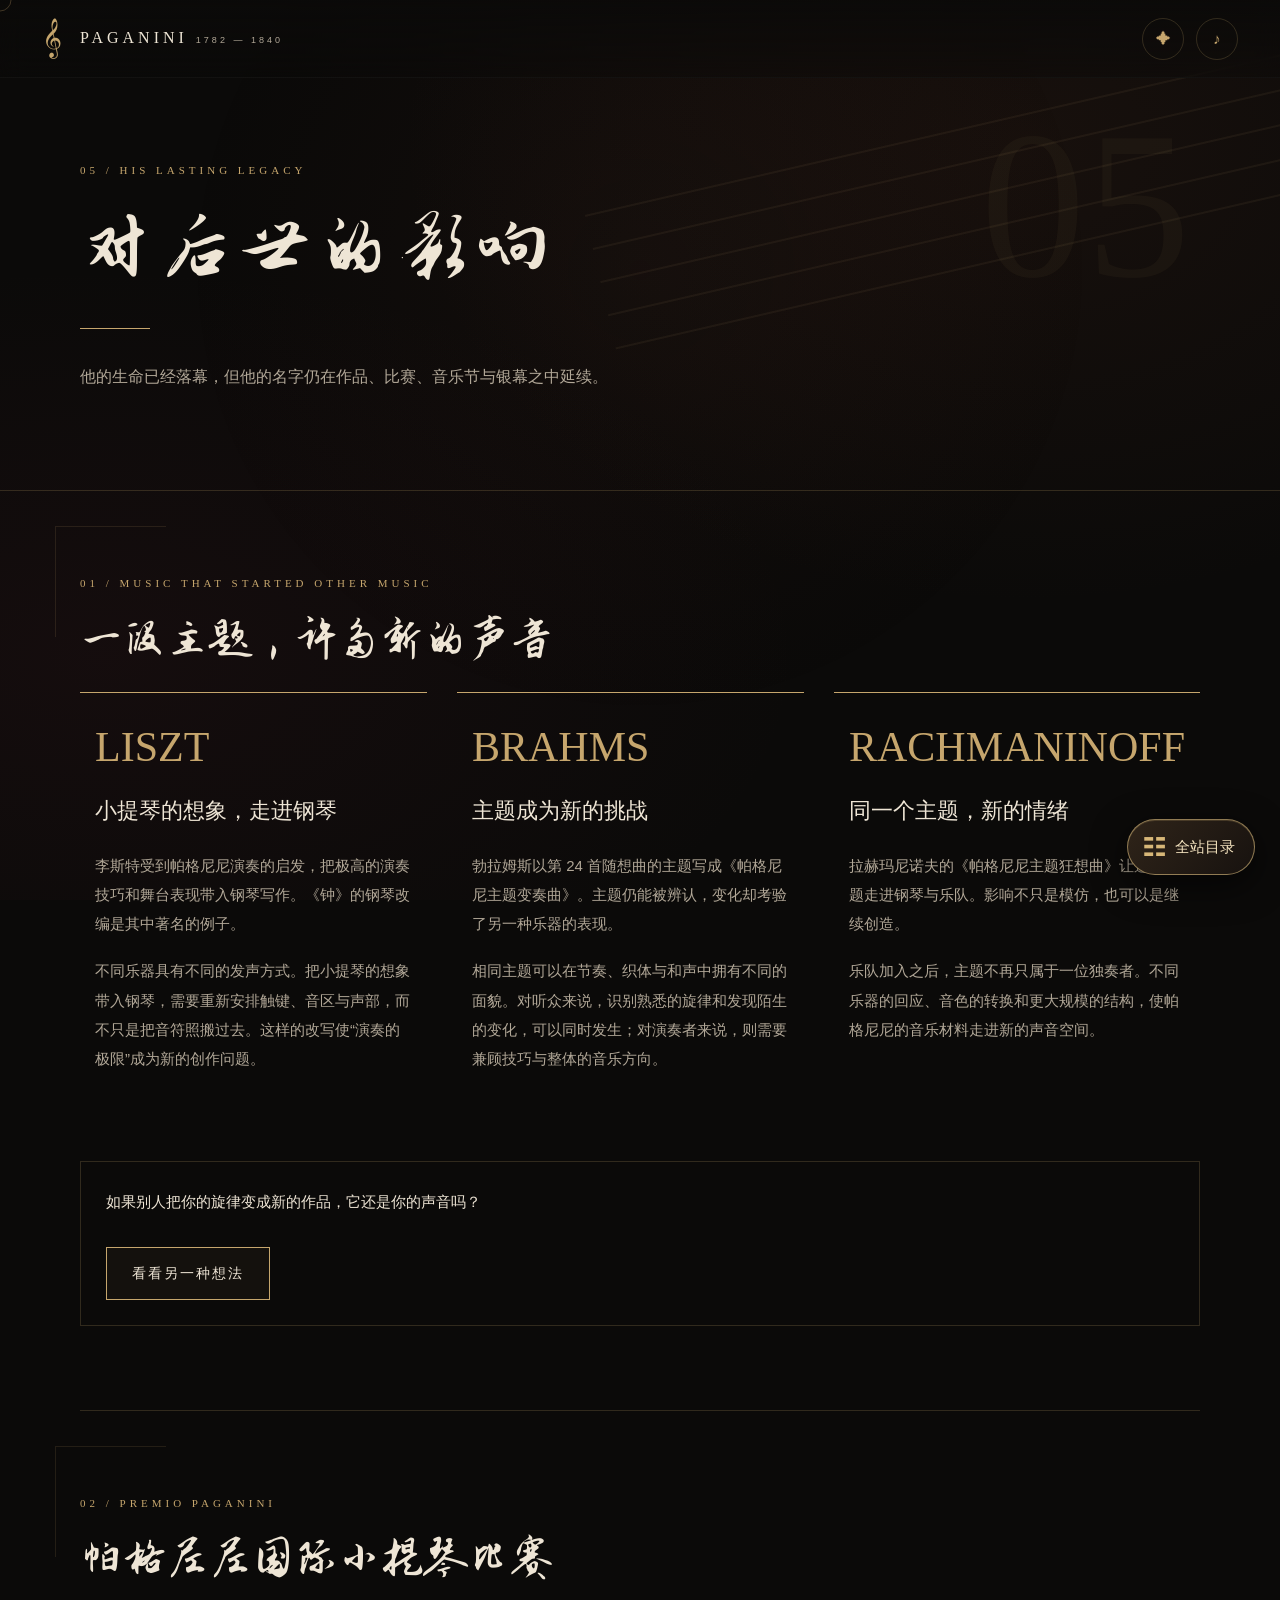
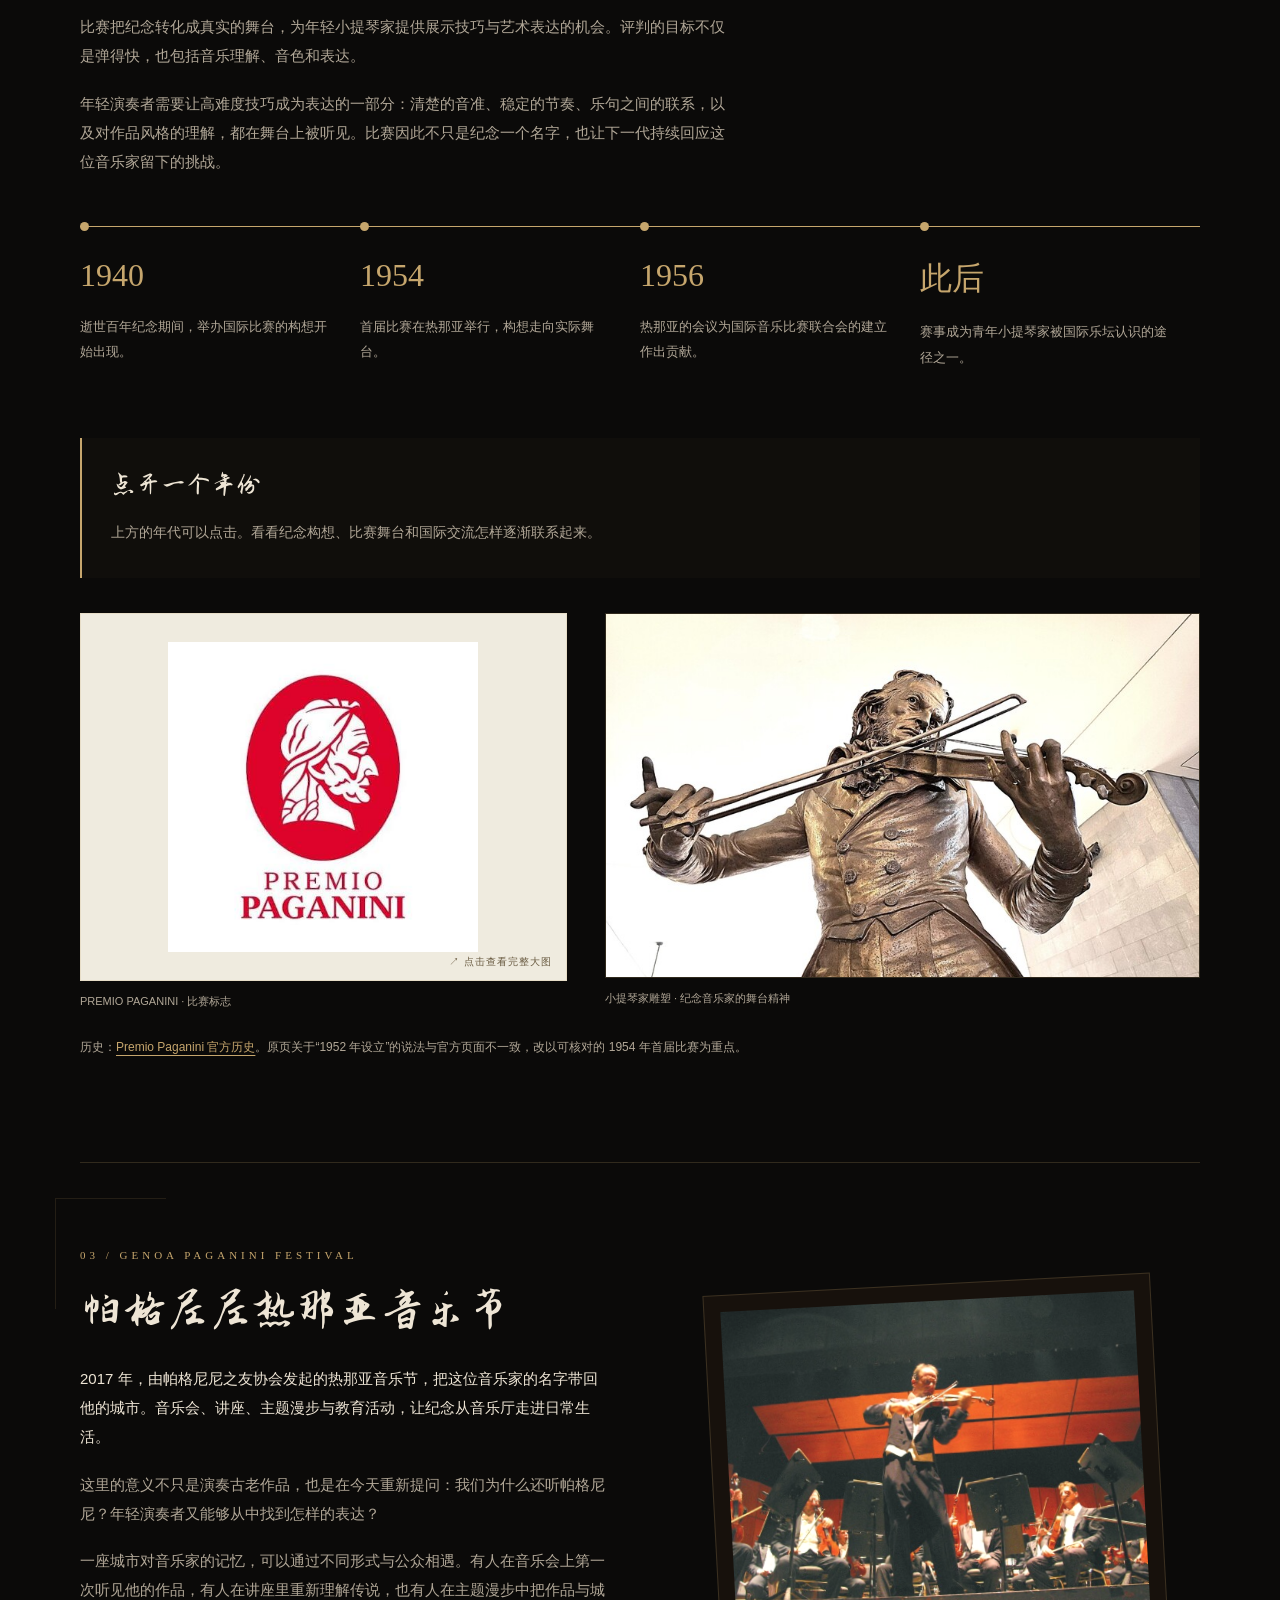
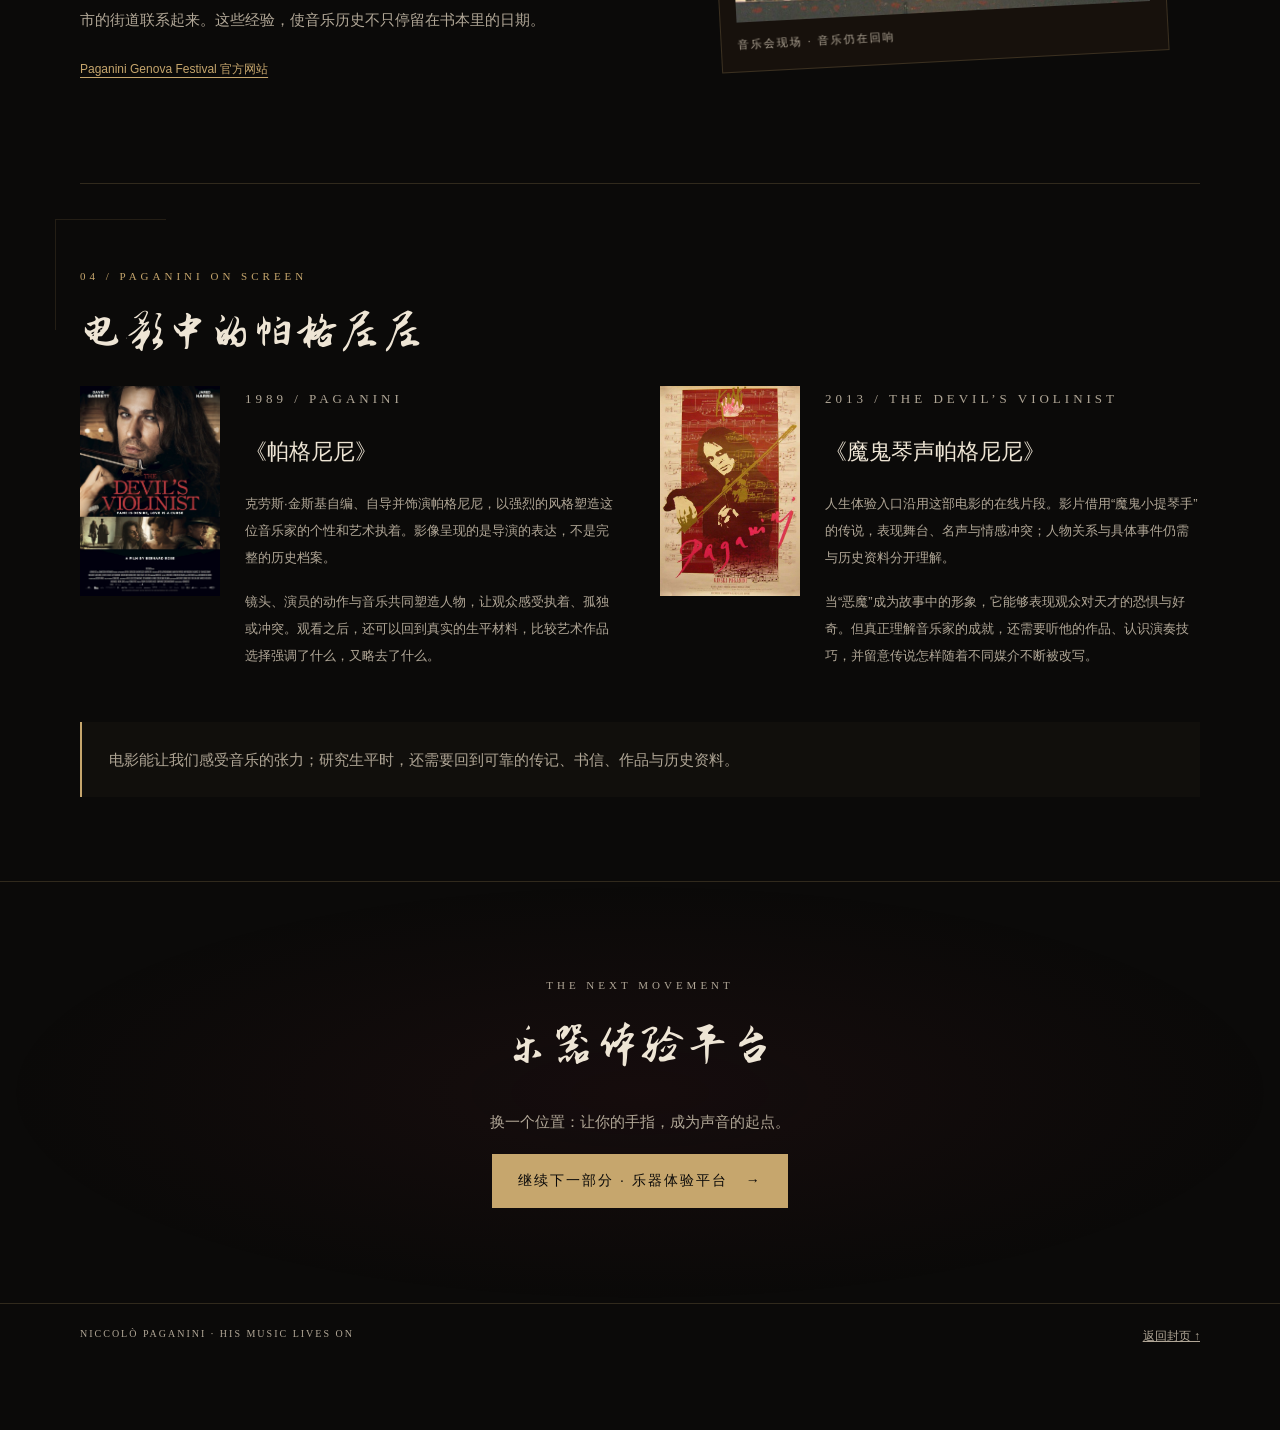
<file: effects/effects.html>
<!doctype html>
<html lang="zh-CN">
  <head>
    <meta charset="utf-8">
    <meta name="viewport" content="width=device-width,initial-scale=1">
    <title>对后世的影响｜帕格尼尼</title>
    <meta name="description" content="化身帕格尼尼，以第一视角走过他的人生，聆听作品，并体验曼陀林、小提琴与吉他。">
    <link rel="preconnect" href="https://fonts.googleapis.com">
    <link rel="preconnect" href="https://fonts.gstatic.com" crossorigin>
    <link
      href="https://fonts.googleapis.com/css2?family=Zhi+Mang+Xing&display=swap"
      rel="stylesheet"
    >
    <style>
      /* 所有页面共用：古典剧场、旧乐谱与暗金色。电脑设计宽度 ≥ 1024px。 */
      @font-face {
        font-family:"Zhi Mang Xing";
        src:url("../assets/fonts/ZhiMangXing-Regular.ttf") format("truetype");
        font-display:swap
      }

      :root {
        --bg:#0b0a09;
        --panel:#171410;
        --paper:#ebdfc6;
        --ink:#302719;
        --gold:#c6a66d;
        --red:#7b2634;
        --text:#eee5d5;
        --muted:#b1a797;
        --line:#c6a66d35;
        --pointer-x:50%;
        --pointer-y:30%;
        color-scheme:dark
      }

      * {
        box-sizing:border-box
      }

      html {
        scroll-behavior:smooth;
        scroll-padding-top:90px
      }

      body {
        margin:0;
        min-width:1024px;
        background:var(--bg);
        color:var(--text);
        font-family:"Microsoft YaHei","PingFang SC",sans-serif;
        font-size:15px;
        line-height:1.95
      }

      body::before {
        content:"";
        position:fixed;
        inset:0;
        z-index:-1;
        background:radial-gradient(ellipse at var(--pointer-x) var(--pointer-y),#65322616,transparent 50%);
        pointer-events:none
      }

      button,input,select {
        font:inherit
      }

      button,a,input,select {
        touch-action:manipulation
      }

      a {
        color:inherit
      }

      button {
        color:inherit;
        background:none;
        cursor:pointer
      }

      button:disabled {
        cursor:default;
        opacity:.55
      }

      a,button,input,select {
        outline-offset:6px
      }

      a:focus-visible,button:focus-visible,input:focus-visible,select:focus-visible {
        outline:2px solid var(--gold)
      }

      [hidden] {
        display:none!important
      }

      img {
        display:block;
        max-width:100%
      }

      h1,h2,.chapter-title {
        font-family:"Zhi Mang Xing", "KaiTi", "STKaiti", "DFKai-SB",cursive;
        font-weight:400;
        line-height:1.2
      }

      h1 {
        font-size:82px;
        letter-spacing:5px;
        margin:18px 0 26px
      }

      h2 {
        font-size:48px;
        margin:12px 0 24px
      }

      h3 {
        font-size:22px;
        font-weight:500;
        line-height:1.6
      }

      p {
        margin:0 0 18px
      }

      .eyebrow {
        font:11px/1.6 Georgia,serif;
        letter-spacing:4px;
        color:var(--gold);
        text-transform:uppercase
      }

      .small {
        font-size:12px;
        color:var(--muted)
      }

      .gold {
        color:var(--gold)
      }

      .muted {
        color:var(--muted)
      }

      .wrap {
        width:1120px;
        max-width:calc(100% - 112px);
        margin:auto
      }

      .skip {
        position:fixed;
        top:-90px;
        left:30px;
        z-index:200;
        background:var(--paper);
        color:var(--ink);
        padding:12px
      }

      .skip:focus {
        top:20px
      }

      .site-header {
        height:78px;
        position:fixed;
        inset:0 0 auto;
        z-index:50;
        padding:0 42px;
        display:flex;
        align-items:center;
        justify-content:space-between;
        background:linear-gradient(#0b0a09ee,#0b0a0966);
        backdrop-filter:blur(12px);
        border-bottom:1px solid #ffffff08
      }

      .wordmark {
        text-decoration:none;
        display:flex;
        gap:14px;
        align-items:center;
        letter-spacing:4px;
        font:16px Georgia,serif
      }

      .wordmark b {
        font-size:34px;
        color:var(--gold);
        font-weight:400
      }

      .wordmark small {
        font:9px/1.5 Arial,sans-serif;
        letter-spacing:3px;
        color:var(--muted)
      }

      .header-actions {
        display:flex;
        gap:12px;
        align-items:center
      }

      .icon-button,.journey-toggle {
        border:1px solid var(--line);
        border-radius:50%;
        width:42px;
        height:42px;
        display:grid;
        place-items:center;
        line-height:1;
        color:var(--gold);
        transition:background .2s
      }

      .icon-button:hover,.journey-toggle:hover {
        background:#c6a66d20
      }

      .journey-toggle {
        font-size:20px
      }

      .journey-panel {
        position:fixed;
        top:88px;
        right:32px;
        width:300px;
        padding:24px;
        background:#15120ff5;
        border:1px solid var(--line);
        box-shadow:0 20px 80px #0009;
        z-index:60
      }

      .journey-panel h2 {
        font-size:30px;
        margin:0 0 18px
      }

      .journey-panel ol {
        padding-left:26px;
        margin:0
      }

      .journey-panel li {
        font-size:13px;
        padding:7px 0;
        color:var(--muted)
      }

      .journey-panel li.current {
        color:var(--paper)
      }

      .journey-panel li.current::after {
        content:" · 当前";
        color:var(--gold);
        font-size:11px
      }

      .journey-panel .small {
        margin:16px 0 0
      }

      .home-corner {
        position:fixed;
        bottom:24px;
        left:26px;
        z-index:45;
        color:var(--paper);
        text-decoration:none;
        font-size:12px;
        background:#0b0a09e8;
        border:1px solid var(--line);
        padding:9px 16px;
        border-radius:30px
      }

      .home-corner:hover {
        background:var(--red)
      }

      .read-progress {
        height:2px;
        position:fixed;
        top:77px;
        left:0;
        background:var(--gold);
        width:0;
        z-index:55
      }

      .btn {
        display:inline-flex;
        align-items:center;
        justify-content:center;
        gap:18px;
        min-height:50px;
        padding:12px 25px;
        border:1px solid var(--gold);
        text-decoration:none;
        font-size:14px;
        letter-spacing:2px;
        background:#c6a66d0c;
        transition:background .25s,transform .25s
      }

      .btn:hover {
        background:var(--gold);
        color:var(--bg);
        transform:translateY(-2px)
      }

      .btn.primary {
        background:var(--gold);
        color:var(--bg)
      }

      .btn.primary:hover {
        background:#e2c997
      }

      .btn.subtle {
        border-color:var(--line);
        color:var(--muted)
      }

      .button-row {
        display:flex;
        gap:16px;
        align-items:center;
        flex-wrap:wrap
      }

      .chapter-hero {
        padding:162px 0 80px;
        border-bottom:1px solid var(--line);
        position:relative;
        overflow:hidden
      }

      .chapter-hero .intro {
        max-width:690px;
        color:var(--muted);
        font-size:16px
      }

      .chapter-number {
        position:absolute;
        right:7%;
        top:100px;
        font:210px/1 Georgia,serif;
        color:#c6a66d0c;
        pointer-events:none
      }

      .chapter-hero .rule {
        height:1px;
        width:70px;
        background:var(--gold);
        margin:32px 0
      }

      .section {
        padding:84px 0
      }

      .section+.section {
        border-top:1px solid var(--line)
      }

      .two-col {
        display:grid;
        grid-template-columns:1fr 1fr;
        gap:64px;
        align-items:center
      }

      .section-title {
        max-width:650px
      }

      .section-lead {
        color:var(--muted);
        max-width:650px
      }

      .note-box {
        padding:23px 27px;
        border-left:2px solid var(--gold);
        background:#c6a66d09;
        color:var(--muted)
      }

      .source-note {
        font-size:12px;
        color:var(--muted);
        margin-top:24px
      }

      .source-note a {
        color:var(--gold);
        text-underline-offset:4px
      }

      .next-part {
        padding:95px 50px;
        text-align:center;
        border-top:1px solid var(--line);
        background:radial-gradient(ellipse at center,#65212b20,transparent 70%)
      }

      .next-part h2 {
        font-size:50px;
        margin:20px 0 32px
      }

      .next-part p {
        color:var(--muted)
      }

      .site-footer {
        padding:24px 80px 85px;
        border-top:1px solid var(--line);
        display:flex;
        justify-content:space-between;
        color:var(--muted);
        font:10px Georgia,serif;
        letter-spacing:2px
      }

      .site-footer a {
        letter-spacing:0;
        font:12px "Microsoft YaHei",sans-serif
      }

      .motion-ready .reveal {
        opacity:0;
        transform:translateY(28px);
        transition:opacity .85s,transform .85s
      }

      .motion-ready .reveal.visible {
        opacity:1;
        transform:none
      }

      .note-field {
        position:fixed;
        inset:0;
        pointer-events:none;
        z-index:-1;
        overflow:hidden
      }

      .floating-note {
        position:absolute;
        bottom:-100px;
        color:var(--gold);
        opacity:0;
        font:25px Georgia,serif;
        animation:note-drift 22s linear infinite
      }

      .cursor-note {
        position:fixed;
        z-index:90;
        pointer-events:none;
        color:var(--gold);
        font-size:20px;
        animation:note-pop .8s ease-out forwards
      }

      .cursor-dot {
        position:fixed;
        pointer-events:none;
        z-index:89;
        border:1px solid #c6a66d70;
        width:23px;
        height:23px;
        border-radius:50%;
        transform:translate(-50%,-50%);
        transition:width .2s,height .2s;
        opacity:.65
      }

      .toast {
        position:fixed;
        right:30px;
        bottom:28px;
        z-index:100;
        max-width:440px;
        background:#201a13f5;
        border:1px solid var(--gold);
        padding:15px 22px;
        font-size:13px;
        box-shadow:0 12px 45px #0008
      }

      /* 封面：自由布局的肖像、恶魔剪影、流动琴弦。 */
      .cover {
        min-height:930px;
        height:100vh;
        position:relative;
        overflow:hidden;
        padding:190px 8% 130px
      }

      .cover::before {
        content:"";
        position:absolute;
        inset:0;
        background:linear-gradient(90deg,#0b0a09 2%,#0b0a09b0 55%,#39101820),url("../assets/images/hero-devil.svg") 70% 40%/cover no-repeat;
        pointer-events:none
      }

      .cover-copy {
        position:relative;
        z-index:3;
        width:57%
      }

      .cover h1 {
        font-size:116px;
        letter-spacing:8px;
        line-height:1.13;
        margin:24px 0 20px
      }

      .cover h1 span {
        display:block;
        font-size:48px;
        color:var(--gold);
        margin-bottom:10px
      }

      .cover .intro {
        width:450px;
        color:var(--muted);
        font-size:16px
      }

      .cover-caption {
        position:absolute;
        left:8%;
        top:110px;
        z-index:3
      }

      .cover-portrait {
        position:absolute;
        right:12%;
        top:23%;
        width:29%;
        height:55%;
        transform:rotate(6deg);
        border:1px solid #c6a66d66;
        padding:9px;
        background:#130f0a;
        box-shadow:0 35px 100px #000c;
        z-index:2;
        animation:portrait-breathe 9s ease-in-out infinite
      }

      .cover-portrait img {
        height:100%;
        width:100%;
        object-fit:cover;
        filter:sepia(.25) contrast(1.08)
      }

      .cover-portrait::after {
        content:"THE DEVIL’S VIOLINIST";
        position:absolute;
        bottom:-40px;
        left:0;
        letter-spacing:4px;
        font:11px Georgia,serif;
        color:var(--gold)
      }

      .cover-date {
        position:absolute;
        right:5%;
        top:17%;
        writing-mode:vertical-rl;
        letter-spacing:6px;
        font:12px Georgia,serif;
        color:var(--muted);
        z-index:3
      }

      .cover-string {
        position:absolute;
        height:1px;
        width:65%;
        background:linear-gradient(90deg,transparent,#c6a66d70,transparent);
        transform:rotate(-26deg);
        right:-5%;
        top:30%;
        pointer-events:none
      }

      .cover-string:nth-of-type(2) {
        top:39%
      }

      .cover-string:nth-of-type(3) {
        top:63%
      }

      .cover-tag {
        font-size:12px;
        letter-spacing:3px;
        border-left:1px solid var(--red);
        padding-left:18px;
        color:var(--gold);
        margin:30px 0
      }

      .cover-bottom {
        position:absolute;
        bottom:50px;
        left:8%;
        right:7%;
        display:flex;
        justify-content:space-between;
        align-items:center;
        border-top:1px solid var(--line);
        padding-top:24px;
        z-index:4
      }

      .cover-bottom span {
        color:var(--muted);
        font:10px Georgia,serif;
        letter-spacing:3px
      }

      .cover-bottom .btn {
        min-width:250px
      }

      .cover-after {
        padding:65px 8%;
        display:flex;
        gap:70px;
        color:var(--muted);
        border-top:1px solid var(--line)
      }

      .cover-after .large-note {
        font-size:70px;
        color:var(--gold);
        line-height:1
      }

      .cover-after h2 {
        font-size:36px;
        color:var(--paper);
        margin:0 0 12px
      }

      .cover-after p {
        max-width:800px
      }

      /* 用户点击后才解锁开场；无 JS 时此面板保持隐藏。 */
      .opening-overlay {
        position:fixed;
        inset:0;
        background:radial-gradient(ellipse,#36291c,#080706 70%);
        z-index:110;
        display:flex;
        flex-direction:column;
        align-items:center;
        justify-content:center;
        text-align:center;
        overflow:hidden
      }

      .opening-overlay .eyebrow {
        margin-bottom:25px
      }

      .opening-overlay h2 {
        font-size:42px
      }

      .book {
        width:440px;
        height:285px;
        position:relative;
        perspective:1000px;
        margin:16px 0 45px;
        transform:rotate(-7deg)
      }

      .book-page {
        position:absolute;
        width:50%;
        height:100%;
        background:var(--paper);
        color:var(--ink);
        box-shadow:0 15px 70px #000a;
        top:0;
        padding:40px 23px
      }

      .book-page.left {
        left:0;
        transform-origin:right;
        border-radius:4px 0 0 4px;
        transform:rotateY(60deg)
      }

      .book-page.right {
        right:0;
        transform-origin:left;
        transform:rotateY(-60deg);
        border-radius:0 4px 4px 0
      }

      .book-page .staff {
        height:60px;
        margin:15px 0;
        background:repeating-linear-gradient(transparent 0 8px,#705c4070 8px 9px,transparent 9px 12px);
        font-size:27px;
        line-height:60px;
        letter-spacing:10px
      }

      .opening-overlay.opening-play .book-page.left {
        animation:book-left 1.25s ease forwards
      }

      .opening-overlay.opening-play .book-page.right {
        animation:book-right 1.25s ease forwards
      }

      .opening-overlay.dismiss {
        animation:intro-away .5s ease forwards;
        pointer-events:none
      }

      .opening-choice {
        display:flex;
        gap:14px;
        align-items:center
      }

      .opening-overlay .small {
        max-width:470px;
        margin:18px 0 0
      }

      .opening-overlay button.subtle {
        background:none
      }

      .opening-overlay .book-page p {
        font:12px Georgia,serif;
        letter-spacing:3px
      }

      /* 每页进出均使用同一覆盖层；默认不挡页面。 */
      .transition {
        position:fixed;
        inset:0;
        z-index:120;
        visibility:hidden;
        pointer-events:none;
        overflow:hidden;
        --shut:0
      }

      .transition.active {
        visibility:visible
      }

      .transition .curtain {
        position:absolute;
        top:0;
        bottom:0;
        width:51%;
        background:repeating-linear-gradient(90deg,#320c16 0,#741f32 7%,#330d18 16%);
        box-shadow:inset 0 -18px 30px #0009;
        transition:transform .6s cubic-bezier(.77,0,.18,1)
      }

      .transition .curtain.left {
        left:0;
        transform:translateX(-103%);
        border-right:2px solid #c6a66d
      }

      .transition .curtain.right {
        right:0;
        transform:translateX(103%);
        border-left:2px solid #c6a66d
      }

      .transition.closed .curtain {
        transform:translateX(0)
      }

      .transition-badge {
        position:absolute;
        left:50%;
        top:50%;
        transform:translate(-50%,-50%);
        opacity:0;
        text-align:center;
        transition:opacity .25s;
        color:var(--paper);
        font:28px Georgia,serif;
        letter-spacing:5px
      }

      .transition.closed .transition-badge {
        opacity:1
      }

      .transition[data-theme="score"] .curtain {
        background:repeating-linear-gradient(0deg,transparent 0 28px,#67533544 28px 29px,transparent 29px 42px),var(--paper);
        border-color:#766342
      }

      .transition[data-theme="score"] .transition-badge {
        color:var(--ink)
      }

      .transition[data-theme="instrument"] .transition-badge {
        font-size:52px
      }

      .transition[data-theme="reflection"] .transition-badge {
        font-size:44px;
        color:#e2bd92
      }

      /* 人生剧场：图片是底层，镜头与局部矢量动作分别控制。 */
      .life-hero {
        min-height:460px;
        padding-bottom:65px
      }

      .life-hero h1 {
        font-size:68px
      }

      .life-intro {
        padding-top:130px
      }

      .scene-title {
        display:flex;
        align-items:baseline;
        gap:28px;
        margin-bottom:22px
      }

      .scene-title h2 {
        font-size:40px;
        margin:0
      }

      .scene-title .eyebrow {
        min-width:115px
      }

      .life-scene {
        padding:76px 0;
        border-bottom:1px solid var(--line)
      }

      .scene-grid {
        display:grid;
        grid-template-columns:1fr 305px;
        gap:32px;
        align-items:center
      }

      .scene-frame {
        position:relative;
        height:520px;
        overflow:hidden;
        background:#19130c;
        border:1px solid #c6a66d40;
        isolation:isolate
      }

      .scene-frame .scene-photo {
        position:absolute;
        inset:0;
        height:100%;
        width:100%;
        object-fit:cover;
        transform:scale(1.03);
        animation:camera-drift 18s ease-in-out infinite alternate
      }

      .scene-frame::after {
        content:"";
        position:absolute;
        inset:0;
        background:linear-gradient(0deg,#0009,transparent 45%);
        z-index:4;
        pointer-events:none
      }

      .scene-frame .film-grain {
        position:absolute;
        inset:0;
        z-index:5;
        pointer-events:none;
        background:repeating-linear-gradient(0deg,#0000 0 3px,#0002 4px 4.4px);
        opacity:.24
      }

      .scene-frame .scene-label {
        position:absolute;
        bottom:22px;
        left:26px;
        color:#ecdfc8;
        font-size:11px;
        letter-spacing:2px;
        z-index:8
      }

      .scene-frame .scene-label span {
        font:10px Georgia,serif;
        letter-spacing:3px;
        margin-right:18px;
        color:var(--gold)
      }

      .scene-aside p {
        font-size:16px;
        color:#d3c8b7
      }

      .scene-aside .fact {
        font-size:12px;
        color:var(--gold);
        border-top:1px solid var(--line);
        padding-top:15px;
        margin-top:20px
      }

      .narrate {
        width:100%;
        text-align:left;
        border:1px solid var(--line);
        padding:10px 16px;
        display:flex;
        justify-content:space-between;
        align-items:center;
        font-size:13px;
        margin-top:24px
      }

      .narrate.speaking {
        border-color:var(--gold);
        background:#c6a66d18
      }

      .voice-label {
        font-size:10px;
        color:var(--muted);
        display:block;
        margin:8px 0
      }

      .chapter-strip {
        display:flex;
        gap:8px;
        margin:30px 0 0
      }

      .chapter-strip span {
        flex:1;
        height:3px;
        background:var(--line)
      }

      .chapter-strip span.done {
        background:var(--gold)
      }

      .prologue-stage {
        position:relative;
        height:580px;
        background:radial-gradient(ellipse at 50% 35%,#e0c29135,transparent 60%),#100e0b;
        border:1px solid var(--line);
        overflow:hidden
      }

      .prologue-stage .stage-art {
        height:100%;
        width:100%
      }

      .prologue-stage .staff-lines {
        position:absolute;
        inset:18% 2%;
        background:repeating-linear-gradient(0deg,transparent 0 37px,#c6a66d15 38px 39px);
        transform:rotate(-10deg);
        pointer-events:none
      }

      .prologue-stage iframe,.prologue-stage video {
        position:absolute;
        inset:0;
        width:100%;
        height:100%;
        border:0;
        background:#000;
        z-index:8
      }

      .performance-button {
        position:absolute;
        left:30px;
        bottom:26px;
        z-index:10
      }

      .prologue-aside {
        padding:30px;
        border-left:1px solid var(--line)
      }

      .prologue-layout {
        display:grid;
        grid-template-columns:2.2fr 1fr;
        gap:30px
      }

      .prologue-notes {
        font-size:30px;
        color:var(--gold);
        letter-spacing:12px;
        animation:notation-sway 4s ease-in-out infinite
      }

      .side-quote {
        font-family:"KaiTi",serif;
        font-size:25px;
        color:var(--paper);
        margin:35px 0
      }

      .day-shade {
        position:absolute;
        inset:0;
        z-index:3;
        background:linear-gradient(90deg,#081b4077,#150a17a6);
        opacity:var(--night,0);
        transition:opacity 1s;
        pointer-events:none
      }

      .window-sky {
        position:absolute;
        width:12%;
        height:45%;
        left:6%;
        top:3%;
        z-index:2;
        background:#162849;
        opacity:var(--night,0);
        mix-blend-mode:multiply;
        transition:opacity 1s;
        pointer-events:none
      }

      .practice-sheet {
        position:absolute;
        z-index:6;
        right:32%;
        top:43%;
        width:18%;
        height:22%;
        background:var(--paper);
        border:1px solid #9c784d;
        transform:rotate(-7deg);
        color:#6c5739;
        box-shadow:0 4px 20px #0008;
        padding:14px;
        font:26px Georgia,serif;
        line-height:1.35
      }

      .practice-sheet.flipping {
        animation:sheet-flip .55s ease
      }

      .practice-sheet::before {
        content:"";
        position:absolute;
        inset:14px;
        background:repeating-linear-gradient(transparent 0 12px,#8e795f77 13px 14px);
        pointer-events:none
      }

      .practice-sheet span {
        position:relative
      }

      .practice-controls {
        background:#15110d;
        border:1px solid var(--line);
        margin-top:25px;
        padding:22px;
        display:flex;
        align-items:center;
        justify-content:space-between;
        gap:24px
      }

      .practice-meter {
        display:flex;
        align-items:center;
        gap:18px
      }

      .practice-meter strong {
        font:38px Georgia,serif;
        color:var(--gold)
      }

      .practice-meter label {
        font-size:12px;
        color:var(--muted)
      }

      .practice-meter progress {
        width:140px;
        height:5px;
        accent-color:var(--gold)
      }

      .practice-caption {
        font-size:13px;
        color:var(--muted);
        min-width:245px
      }

      .performer-layer {
        position:absolute;
        z-index:6;
        bottom:0;
        right:0;
        width:52%;
        height:95%;
        pointer-events:none;
        filter:drop-shadow(0 7px 12px #0007)
      }

      .performer-layer .torso {
        transform-origin:55% 65%;
        animation:body-breathe 5.5s ease-in-out infinite
      }

      .performer-layer .bow-arm {
        transform-box:fill-box;
        transform-origin:20% 80%;
        animation:bow-play 2.2s ease-in-out infinite alternate;
        animation-play-state:paused
      }

      .performer-layer .finger {
        transform-box:fill-box;
        transform-origin:center;
        animation:finger-move .45s ease-in-out infinite alternate;
        animation-play-state:paused
      }

      .performer-layer.playing .bow-arm,.performer-layer.playing .finger {
        animation-play-state:running
      }

      .performer-layer.practice-playing .bow-arm {
        animation:practice-bow .8s ease-in-out
      }

      .performer-layer.practice-playing .finger {
        animation:finger-move .18s ease-in-out 4 alternate
      }

      .stage-glow {
        position:absolute;
        z-index:2;
        inset:-40% 10% -20%;
        background:conic-gradient(from 155deg at 50% 0%,transparent, #f1d29322 10deg,transparent 40deg);
        transform-origin:top;
        animation:light-sweep 12s ease-in-out infinite alternate;
        pointer-events:none
      }

      .whisper-trigger {
        position:absolute;
        z-index:9;
        border:1px solid #c6a66daa;
        border-radius:50%;
        width:42px;
        height:42px;
        background:#15110eda;
        color:var(--paper);
        font-size:20px;
        box-shadow:0 0 30px #c6a66d30;
        animation:whisper-pulse 3s ease-in-out infinite
      }

      .whisper-trigger:nth-of-type(1) {
        left:19%;
        top:43%
      }

      .whisper-trigger:nth-of-type(2) {
        left:53%;
        top:34%
      }

      .whisper-trigger:nth-of-type(3) {
        left:78%;
        top:49%
      }

      .whisper-popup {
        position:absolute;
        z-index:10;
        left:15%;
        right:15%;
        top:12%;
        padding:20px 24px;
        background:#0f0c09f5;
        border:1px solid var(--gold);
        text-align:center;
        font-size:18px;
        box-shadow:0 15px 50px #0008
      }

      .whisper-popup button {
        float:right;
        border:0;
        font-size:20px
      }

      .whisper-popup small {
        display:block;
        font-size:10px;
        color:var(--muted);
        margin-top:8px
      }

      .tour-stops {
        display:flex;
        gap:8px;
        flex-wrap:wrap;
        margin:24px 0
      }

      .tour-stops button {
        padding:8px 11px;
        border:1px solid var(--line);
        font:10px Georgia,serif;
        letter-spacing:1px
      }

      .tour-stops button[aria-pressed="true"] {
        background:var(--gold);
        color:var(--bg)
      }

      .tour-caption {
        position:absolute;
        left:30px;
        top:25px;
        z-index:7;
        display:flex;
        flex-direction:column;
        background:#0b0a09b0;
        padding:15px 20px;
        border-left:2px solid var(--gold)
      }

      .tour-caption strong {
        font:26px Georgia,serif;
        letter-spacing:3px
      }

      .tour-caption span {
        font-size:12px;
        color:var(--gold)
      }

      .end-string {
        height:150px;
        display:grid;
        place-items:center;
        position:relative;
        font:32px Georgia,serif;
        letter-spacing:15px
      }

      .end-string::before {
        content:"";
        height:1px;
        position:absolute;
        left:0;
        right:0;
        top:50%;
        background:linear-gradient(90deg,transparent,var(--gold),transparent);
        z-index:-1
      }

      .end-string span {
        background:var(--bg);
        padding:0 30px
      }

      .memory-frame {
        animation:memory-light 15s ease-in-out infinite alternate
      }

      /* 历史档案、作品与影响采用各自独立的阅读布局。 */
      .archive-image {
        position:relative;
        padding:16px;
        border:1px solid var(--line);
        transform:rotate(-3deg);
        background:#17110c
      }

      .archive-image img {
        width:100%;
        max-height:510px;
        object-fit:cover;
        filter:sepia(.1)
      }

      .archive-image figcaption {
        font-size:11px;
        color:var(--muted);
        margin-top:12px;
        letter-spacing:2px
      }

      .archive-tabs {
        display:flex;
        border-bottom:1px solid var(--line);
        gap:25px;
        margin:30px 0
      }

      .archive-tabs button {
        border:0;
        color:var(--muted);
        padding:10px 0;
        border-bottom:2px solid transparent
      }

      .archive-tabs button[aria-selected="true"] {
        border-color:var(--gold);
        color:var(--paper)
      }

      .archive-paper {
        padding:35px;
        background:var(--paper);
        color:var(--ink);
        position:relative;
        box-shadow:0 18px 50px #0005
      }

      .archive-paper .eyebrow {
        color:#876331
      }

      .archive-paper p {
        color:#4f4535
      }

      .archive-paper h3 {
        font-family:"KaiTi",serif;
        font-size:28px;
        margin-top:0
      }

      .evidence {
        display:grid;
        grid-template-columns:1fr 1fr;
        gap:25px;
        margin:35px 0
      }

      .evidence article {
        border:1px solid var(--line);
        padding:28px
      }

      .evidence .legend {
        border-left:2px solid var(--red)
      }

      .evidence .document {
        border-left:2px solid var(--gold)
      }

      details {
        border-bottom:1px solid var(--line);
        padding:20px 0
      }

      summary {
        cursor:pointer;
        color:var(--paper);
        font-size:18px;
        list-style:none;
        display:flex;
        justify-content:space-between;
        align-items:center
      }

      summary::after {
        content:"＋";
        color:var(--gold)
      }

      details[open] summary::after {
        content:"−"
      }

      details p {
        color:var(--muted);
        padding-top:18px;
        margin-bottom:0
      }

      .music-section-label {
        font:70px Georgia,serif;
        color:#c6a66d3d;
        margin-right:25px
      }

      .track {
        display:grid;
        grid-template-columns:175px 1fr;
        gap:38px;
        align-items:center;
        padding:45px 0;
        border-bottom:1px solid var(--line)
      }

      .record-button {
        position:relative;
        width:172px;
        height:172px;
        border:1px solid #a5956d;
        border-radius:50%;
        background:repeating-radial-gradient(circle,#181818 0 1px,#242321 2px 3px,#111 4px 5px);
        box-shadow:0 14px 45px #0009;
        display:grid;
        place-items:center;
        transition:transform .3s
      }

      .record-button:hover {
        transform:scale(1.04)
      }

      .record-disc {
        position:absolute;
        inset:0;
        border-radius:50%;
        animation:record-spin 4s linear infinite;
        animation-play-state:paused;
        background:conic-gradient(transparent,#ffffff10,transparent 30%,#ffffff12,transparent);
        pointer-events:none
      }

      .record-button .label {
        position:relative;
        width:68px;
        height:68px;
        border-radius:50%;
        background:var(--red);
        display:grid;
        place-items:center;
        font:22px Georgia,serif;
        border:1px solid var(--gold);
        box-shadow:inset 0 0 0 6px #0002;
        z-index:2
      }

      .track.playing .record-disc {
        animation-play-state:running
      }

      .record-button .play-symbol {
        position:absolute;
        bottom:-34px;
        font-size:12px;
        color:var(--gold);
        width:170px
      }

      .track h2 {
        font-size:36px;
        margin:8px 0 12px
      }

      .track p {
        color:var(--muted);
        max-width:740px;
        font-size:14px
      }

      .track .eyebrow {
        font-size:10px
      }

      .track-controls {
        display:flex;
        gap:18px;
        align-items:center;
        font-size:12px;
        color:var(--gold);
        margin-top:18px
      }

      .track-progress {
        height:4px;
        flex:1;
        accent-color:var(--gold);
        max-width:400px
      }

      .track-time {
        min-width:95px;
        letter-spacing:1px
      }

      .track-info {
        min-width:0
      }

      .track-status {
        font-size:11px;
        color:var(--muted);
        margin-top:10px
      }

      .track.unavailable .record-button {
        filter:grayscale(1);
        opacity:.5
      }

      .listening-hint {
        border-top:1px solid var(--line);
        border-bottom:1px solid var(--line);
        display:flex;
        align-items:center;
        gap:24px;
        padding:23px 0;
        font-size:13px;
        color:var(--muted)
      }

      .listening-hint b {
        color:var(--gold);
        font-size:28px
      }

      .audio-credit {
        font-size:11px;
        color:var(--muted)
      }

      .timeline {
        display:grid;
        grid-template-columns:repeat(4,1fr);
        margin:50px 0;
        border-top:1px solid var(--gold)
      }

      .timeline-item {
        padding:30px 25px 0 0;
        position:relative
      }

      .timeline-item::before {
        content:"";
        position:absolute;
        top:-5px;
        left:0;
        width:9px;
        height:9px;
        border-radius:50%;
        background:var(--gold)
      }

      .timeline-item strong {
        font:32px Georgia,serif;
        color:var(--gold)
      }

      .timeline-item p {
        font-size:13px;
        color:var(--muted);
        margin-top:12px
      }

      .legacy-gallery {
        display:grid;
        grid-template-columns:1.3fr 1fr;
        gap:25px;
        margin-top:35px
      }

      .legacy-gallery figure {
        margin:0
      }

      .legacy-gallery img {
        height:270px;
        width:100%;
        object-fit:cover;
        border:1px solid var(--line)
      }

      .legacy-gallery figcaption {
        font-size:11px;
        color:var(--muted);
        margin-top:10px
      }

      .influence-notes {
        display:grid;
        grid-template-columns:1fr 1fr 1fr;
        gap:30px
      }

      .influence-notes article {
        padding:30px 0;
        border-top:1px solid var(--gold)
      }

      .influence-notes .big {
        font:42px Georgia,serif;
        color:var(--gold)
      }

      .film-pair {
        display:grid;
        grid-template-columns:1fr 1fr;
        gap:40px
      }

      .film-pair article {
        display:grid;
        grid-template-columns:140px 1fr;
        gap:25px
      }

      .film-pair img {
        width:140px;
        height:210px;
        object-fit:cover
      }

      .film-pair p {
        font-size:13px;
        color:var(--muted)
      }

      .legacy-question {
        border:1px solid var(--line);
        padding:25px;
        margin-top:40px
      }

      .legacy-question button {
        margin:12px 12px 0 0
      }

      /* 乐器控制台。实际发声由 instrument-engine.js 管理。 */
      .instrument-workbench {
        background:radial-gradient(ellipse at 70% 30%,#4e352c40,transparent),#15120f;
        border:1px solid var(--line);
        padding:36px
      }

      .instrument-tabs {
        display:flex;
        gap:14px;
        margin-bottom:28px
      }

      .instrument-tabs button {
        border:1px solid var(--line);
        padding:13px 24px;
        flex:1;
        display:flex;
        justify-content:space-between
      }

      .instrument-tabs button[aria-selected="true"] {
        background:var(--gold);
        color:var(--bg)
      }

      .instrument-overview {
        display:grid;
        grid-template-columns:1.5fr 1fr;
        gap:50px;
        align-items:center;
        min-height:260px
      }

      .instrument-art {
        height:260px;
        position:relative;
        display:grid;
        place-items:center
      }

      .instrument-art svg {
        height:245px;
        width:100%;
        overflow:visible;
        filter:drop-shadow(0 15px 22px #0009)
      }

      .instrument-art .string {
        stroke:var(--paper);
        stroke-width:1
      }

      .instrument-art.sounding .string {
        animation:string-vibrate .12s linear infinite alternate
      }

      .instrument-description h2 {
        font-size:40px;
        margin-top:0
      }

      .instrument-description p {
        font-size:13px;
        color:var(--muted)
      }

      .sample-badge {
        display:inline-flex;
        color:var(--gold);
        background:#c6a66d12;
        border:1px solid var(--line);
        padding:7px 12px;
        font-size:12px
      }

      .synth-badge {
        color:#e3bba0;
        border-color:#b38163
      }

      .instrument-toolbar {
        padding:24px 0;
        border-top:1px solid var(--line);
        display:flex;
        gap:26px;
        align-items:center;
        flex-wrap:wrap
      }

      .instrument-toolbar label {
        font-size:12px;
        color:var(--muted);
        display:flex;
        align-items:center;
        gap:10px
      }

      .instrument-toolbar input {
        width:120px;
        accent-color:var(--gold)
      }

      .instrument-toolbar select {
        background:#100e0b;
        border:1px solid var(--line);
        color:var(--paper);
        padding:6px
      }

      .piano-keys {
        position:relative;
        display:flex;
        height:175px;
        margin:16px 0 20px;
        gap:5px
      }

      .note-key {
        height:175px;
        flex:1;
        background:var(--paper);
        color:var(--ink);
        border:0;
        border-bottom:6px solid #af9d7d;
        border-radius:0 0 6px 6px;
        display:flex;
        flex-direction:column;
        align-items:center;
        justify-content:flex-end;
        padding-bottom:20px;
        transition:background .08s,transform .08s
      }

      .note-key.black {
        height:112px;
        background:#171310;
        color:var(--paper);
        border:1px solid #8c7550;
        position:absolute;
        z-index:3;
        width:6.8%;
        top:0;
        padding-bottom:13px;
        border-bottom:5px solid #020202
      }

      .note-key.active {
        background:var(--gold);
        transform:translateY(3px);
        border-bottom-width:3px;
        box-shadow:0 0 25px #c6a66d50
      }

      .note-key kbd {
        font:19px Georgia,serif
      }

      .note-key small {
        font:10px Arial,sans-serif;
        margin-top:8px;
        letter-spacing:1px
      }

      .key-guide {
        display:flex;
        justify-content:space-between;
        color:var(--muted);
        font-size:12px
      }

      .instrument-log {
        font:12px Georgia,serif;
        letter-spacing:2px;
        color:var(--gold);
        height:30px;
        padding-top:8px
      }

      .sample-upload {
        margin-top:36px;
        border-top:1px solid var(--line);
        padding-top:22px
      }

      .sample-upload input {
        font-size:12px;
        max-width:330px
      }

      .sample-upload .small {
        margin-top:10px
      }

      .signal-meter {
        display:flex;
        gap:3px;
        height:22px;
        align-items:flex-end;
        min-width:75px
      }

      .signal-meter i {
        display:block;
        width:4px;
        background:var(--gold);
        height:4px;
        transition:height .2s
      }

      .signal-meter.sounding i {
        animation:signal .5s ease-in-out infinite alternate
      }

      .signal-meter i:nth-child(2n) {
        animation-delay:.2s!important
      }

      .signal-meter i:nth-child(3n) {
        animation-delay:.1s!important
      }

      /* 原感想与资料段落保持内容不变，只重新排版。 */
      .reflection-symbols {
        position:absolute;
        right:12%;
        top:130px;
        font-size:115px;
        color:#c6a66d22;
        display:flex;
        align-items:center;
        gap:30px
      }

      .reflection-symbols .heart {
        color:#7b263480;
        animation:heart-pulse 2.8s ease-in-out infinite
      }

      .reflection-symbols .source-paper {
        font-size:80px;
        transform:rotate(14deg)
      }

      .reflection-card {
        max-width:850px;
        margin:auto;
        padding:55px 62px;
        border:1px solid var(--line);
        background:#17130f;
        position:relative
      }

      .reflection-card::before {
        content:"“";
        position:absolute;
        right:35px;
        top:5px;
        font:110px Georgia,serif;
        color:#c6a66d20
      }

      .reflection-card p {
        font-size:15px;
        color:#d8cebd;
        margin-bottom:26px;
        line-height:2.15
      }

      .reflection-card .opening {
        font-size:23px;
        color:var(--paper)
      }

      .reflection-card .ending {
        font-size:18px;
        text-align:center;
        color:var(--gold)
      }

      .source-list {
        display:flex;
        flex-direction:column;
        gap:16px
      }

      .source-item {
        display:flex;
        gap:24px;
        align-items:flex-start;
        padding:25px;
        background:#15110e;
        border:1px solid var(--line)
      }

      .source-number {
        color:var(--gold);
        font:32px Georgia,serif;
        min-width:45px
      }

      .source-content {
        flex:1;
        min-width:0
      }

      .source-label {
        font-size:14px;
        margin-bottom:7px
      }

      .source-item a {
        font:12px/1.8 Arial,sans-serif;
        color:var(--muted);
        overflow-wrap:anywhere
      }

      .reflection-nav {
        display:flex;
        gap:30px;
        padding:25px 0;
        border-bottom:1px solid var(--line)
      }

      .reflection-nav a {
        color:var(--gold);
        font-size:13px;
        text-underline-offset:8px
      }

      .reflection-lamp {
        position:absolute;
        left:-12px;
        top:0;
        width:2px;
        height:0;
        background:var(--gold);
        transition:height .3s
      }

      .transition[data-theme="score"] {
        perspective:1200px
      }

      .transition[data-theme="score"] .curtain.left {
        transform-origin:right center;
        transform:translateX(-103%) rotateY(58deg)
      }

      .transition[data-theme="score"] .curtain.right {
        transform-origin:left center;
        transform:translateX(103%) rotateY(-58deg)
      }

      .transition[data-theme="score"].closed .curtain {
        transform:translateX(0) rotateY(0)
      }

      .scene-frame video {
        position:absolute;
        inset:0;
        width:100%;
        height:100%;
        object-fit:cover;
        z-index:11
      }

      .scene-frame .performance-button {
        z-index:12
      }

      .source-paper {
        animation:notation-sway 6s ease-in-out infinite
      }

      .hero-heart {
        display:inline-block;
        animation:heart-pulse 2s ease-in-out infinite
      }

      @keyframes note-drift {
        0% {
          transform:translateY(0) rotate(-20deg);
          opacity:0
        }
        15% {
          opacity:.1
        }
        85% {
          opacity:.1
        }
        100% {
          transform:translateY(-115vh) rotate(40deg);
          opacity:0
        }
      }

      @keyframes note-pop {
        from {
          opacity:.8;
          transform:translate(-50%,-50%) scale(.6)
        }
        to {
          opacity:0;
          transform:translate(-50%,-110px) scale(1.4) rotate(20deg)
        }
      }

      @keyframes record-spin {
        to {
          transform:rotate(360deg)
        }
      }

      @keyframes portrait-breathe {
        50% {
          transform:rotate(4deg) translateY(-8px)
        }
      }

      @keyframes book-left {
        to {
          transform:rotateY(0)
        }
      }

      @keyframes book-right {
        to {
          transform:rotateY(0)
        }
      }

      @keyframes intro-away {
        to {
          opacity:0;
          transform:scale(1.07)
        }
      }

      @keyframes camera-drift {
        to {
          transform:scale(1.09) translate(-1%,-.5%)
        }
      }

      @keyframes body-breathe {
        50% {
          transform:translateY(-2px) rotate(.25deg)
        }
      }

      @keyframes bow-play {
        to {
          transform:translateX(24px) rotate(-7deg)
        }
      }

      @keyframes practice-bow {
        50% {
          transform:translateX(35px) rotate(-9deg)
        }
      }

      @keyframes finger-move {
        to {
          transform:translateY(2px) rotate(4deg)
        }
      }

      @keyframes sheet-flip {
        50% {
          transform:rotate(-7deg) rotateY(-90deg)
        }
        100% {
          transform:rotate(-7deg)
        }
      }

      @keyframes light-sweep {
        to {
          transform:rotate(8deg);
          opacity:.7
        }
      }

      @keyframes notation-sway {
        50% {
          transform:translateY(-7px);
          opacity:.65
        }
      }

      @keyframes whisper-pulse {
        50% {
          box-shadow:0 0 28px #c6a66d55
        }
      }

      @keyframes memory-light {
        to {
          filter:sepia(.2) brightness(.85)
        }
      }

      @keyframes string-vibrate {
        to {
          transform:translateX(1px)
        }
      }

      @keyframes signal {
        to {
          height:22px
        }
      }

      @keyframes heart-pulse {
        15% {
          transform:scale(1.1)
        }
        30% {
          transform:scale(1)
        }
        45% {
          transform:scale(1.06)
        }
      }

      /* 减少动态同时控制 CSS 与 JS 粒子，内容永远可读。 */
      html.reduce-motion {
        scroll-behavior:auto
      }

      html.reduce-motion *,html.reduce-motion *::before,html.reduce-motion *::after {
        animation-duration:.01ms!important;
        animation-iteration-count:1!important;
        transition-duration:.01ms!important
      }

      html.reduce-motion .floating-note,html.reduce-motion .cursor-dot {
        display:none
      }

      html.reduce-motion .reveal {
        opacity:1!important;
        transform:none!important
      }

      @media(prefers-reduced-motion:reduce) {
        html {
          scroll-behavior:auto
        }
        *,*::before,*::after {
          animation-duration:.01ms!important;
          animation-iteration-count:1!important;
          transition-duration:.01ms!important
        }
        .floating-note,.cursor-dot {
          display:none
        }
        .reveal {
          opacity:1!important;
          transform:none!important
        }
      }

      /* 本次新增效果只作用于指定三页，不修改原共用 CSS。 */
      body[data-page="extra"],body[data-page="works"],body[data-page="effects"] {
        background-image:radial-gradient(ellipse at 80% 16%,#63352324,transparent 43%),radial-gradient(ellipse at 8% 73%,#70263719,transparent 42%);
        background-attachment:fixed
      }

      .chapter-hero::after {
        content:"";
        position:absolute;
        right:-7%;
        top:21%;
        width:61%;
        height:170px;
        background:repeating-linear-gradient(transparent 0 22px,#c6a66d22 23px 24px,transparent 25px 34px);
        transform:rotate(-13deg);
        pointer-events:none;
        opacity:.55
      }

      .chapter-hero .wrap {
        position:relative;
        z-index:1
      }

      .section {
        position:relative
      }

      .section::before {
        content:"";
        position:absolute;
        top:35px;
        left:-25px;
        width:110px;
        height:110px;
        border-top:1px solid #c6a66d22;
        border-left:1px solid #c6a66d22;
        pointer-events:none
      }

      .family-lead {
        max-width:790px;
        font-size:16px;
        color:#cfc2ad;
        line-height:2.1
      }

      .family-opening {
        display:grid;
        grid-template-columns:1.12fr 1fr;
        gap:48px;
        align-items:center;
        margin:42px 0 54px
      }

      .family-opening figure {
        margin:0;
        padding:12px;
        border:1px solid var(--line);
        transform:rotate(-2deg);
        background:#17120e
      }

      .family-opening img {
        height:285px;
        width:100%;
        object-fit:cover
      }

      .family-opening figcaption {
        font-size:11px;
        color:var(--muted);
        padding:9px 4px 0
      }

      .family-tree {
        display:grid;
        grid-template-columns:1fr 1fr;
        gap:26px;
        position:relative;
        padding:14px 0
      }

      .family-tree::before {
        content:"";
        position:absolute;
        left:24%;
        right:24%;
        top:62%;
        height:1px;
        background:var(--gold);
        opacity:.45
      }

      .family-tree::after {
        content:"";
        position:absolute;
        top:62%;
        bottom:23%;
        left:50%;
        width:1px;
        background:var(--gold);
        opacity:.45
      }

      .family-person {
        border:1px solid var(--line);
        padding:23px 14px;
        text-align:center;
        background:#19140f;
        z-index:1
      }

      .family-person:last-child {
        grid-column:1 / -1;
        width:70%;
        justify-self:center;
        margin-top:20px;
        background:#20170f
      }

      .family-person strong {
        font-size:17px;
        font-weight:500;
        color:var(--paper);
        display:block
      }

      .family-person small {
        font:10px/1.7 Georgia,serif;
        letter-spacing:1px;
        color:var(--gold)
      }

      .family-person span {
        font-size:11px;
        color:var(--muted);
        display:block;
        margin-top:6px
      }

      .family-tab-area .archive-tabs {
        margin-top:0
      }

      .family-tab-area .archive-paper {
        min-height:310px;
        line-height:2.1;
        padding:38px 45px
      }

      .family-tab-area .archive-paper p {
        max-width:940px;
        margin-bottom:17px
      }

      .family-tab-area .archive-paper h3 {
        margin-bottom:20px
      }

      .family-time-label {
        display:flex;
        gap:18px;
        align-items:center;
        margin-top:50px
      }

      .family-time-label h3 {
        margin:0;
        font-family:"Zhi Mang Xing","KaiTi",cursive;
        font-size:31px
      }

      .family-years {
        display:flex;
        gap:12px;
        margin:24px 0
      }

      .family-years button {
        flex:1;
        border:1px solid var(--line);
        padding:15px 12px;
        font:22px Georgia,serif;
        color:var(--gold);
        background:#19130e;
        transition:background .2s,transform .2s
      }

      .family-years button:hover {
        transform:translateY(-3px)
      }

      .family-years button[aria-pressed="true"] {
        background:var(--gold);
        color:var(--bg)
      }

      .family-year-detail {
        display:grid;
        grid-template-columns:150px 1fr;
        gap:32px;
        padding:30px 36px;
        border:1px solid var(--line);
        background:linear-gradient(130deg,#39231460,#14110e);
        min-height:155px;
        align-items:center
      }

      .family-year-detail strong {
        font:44px Georgia,serif;
        color:var(--gold)
      }

      .family-year-detail h3 {
        margin:0 0 8px;
        color:var(--paper);
        font-size:18px
      }

      .family-year-detail p {
        color:var(--muted);
        margin:0;
        font-size:14px
      }

      .archive-turn {
        animation:archive-turn .45s ease both
      }

      .family-postscript {
        border-left:2px solid var(--gold);
        padding:0 24px;
        margin-top:36px;
        color:var(--muted)
      }

      /* 保留原播放器，在唱片之外添加唱针和可展开的聆听注记。 */
      .music-now {
        display:flex;
        align-items:center;
        gap:15px;
        padding:17px 0;
        border-bottom:1px solid var(--line);
        font-size:12px;
        color:var(--muted)
      }

      .music-now .now-dot {
        width:7px;
        height:7px;
        border-radius:50%;
        background:#9a8870;
        box-shadow:none;
        transition:box-shadow .3s,background .3s
      }

      body.work-is-playing .music-now .now-dot {
        background:var(--gold);
        box-shadow:0 0 20px #c6a66d99
      }

      .record-button {
        transform:perspective(700px) rotateY(var(--record-tilt,0deg));
        transition:transform .25s,box-shadow .25s
      }

      .record-button:hover {
        transform:perspective(700px) rotateY(var(--record-tilt,0deg)) scale(1.035);
        box-shadow:0 18px 50px #c6a66d18
      }

      .vinyl-needle {
        position:absolute;
        top:-21px;
        right:-13px;
        width:5px;
        height:100px;
        background:linear-gradient(90deg,#89775d,#e5ce9a);
        border-radius:3px;
        transform-origin:50% 8px;
        transform:rotate(-25deg);
        transition:transform .6s;
        z-index:4;
        pointer-events:none;
        box-shadow:2px 3px 5px #0008
      }

      .vinyl-needle::before {
        content:"";
        position:absolute;
        top:2px;
        left:-7px;
        width:19px;
        height:19px;
        border-radius:50%;
        background:#74634a;
        border:2px solid #c6a66d
      }

      .vinyl-needle::after {
        content:"";
        position:absolute;
        bottom:-8px;
        left:-4px;
        width:12px;
        height:25px;
        background:#ae9873;
        transform:rotate(-17deg);
        border-radius:3px
      }

      .track.playing .vinyl-needle {
        transform:rotate(15deg)
      }

      .play-indicator {
        display:flex;
        gap:4px;
        align-items:center;
        height:28px;
        margin-left:auto;
        min-width:86px
      }

      .play-indicator i {
        width:4px;
        height:4px;
        background:var(--gold);
        opacity:.4;
        transition:opacity .2s
      }

      .track.playing .play-indicator i {
        opacity:.85;
        animation:music-bar .65s ease-in-out infinite alternate;
        animation-delay:calc(var(--bar-index) * -.08s)
      }

      .listen-toggle {
        border:0;
        border-bottom:1px solid var(--line);
        padding:9px 0;
        margin-top:15px;
        font-size:12px;
        color:var(--gold);
        letter-spacing:1px;
        text-align:left
      }

      .listen-toggle[aria-expanded="true"] {
        color:var(--paper);
        border-color:var(--gold)
      }

      .work-listen-sheet {
        margin-top:18px;
        padding:24px 29px;
        border:1px solid #d4b78050;
        color:#e2d4bd;
        background:repeating-linear-gradient(0deg,transparent 0 32px,#c6a66d0c 33px 34px),#21180f
      }

      .work-listen-sheet p {
        font-size:13px;
        margin:0;
        color:#e2d4bd;
        max-width:100%
      }

      .work-listen-sheet .eyebrow {
        margin:0 0 8px;
        color:var(--gold)
      }

      .track-info>p:not(.eyebrow) {
        line-height:2.05
      }

      .track-status {
        margin-top:12px
      }

      /* 标志完整呈现：contain 禁止裁切；可再点击查看原比例大图。 */
      body[data-page="effects"] .legacy-gallery {
        grid-template-columns:.9fr 1.1fr;
        gap:38px;
        align-items:start
      }

      .competition-logo-frame {
        position:relative;
        display:grid;
        place-items:center;
        width:100%;
        padding:28px;
        background:#efebdf;
        border:1px solid var(--line);
        min-height:365px;
        cursor:zoom-in
      }

      .legacy-gallery .competition-logo-frame img {
        width:100%;
        height:310px;
        object-fit:contain;
        object-position:center;
        border:0;
        filter:none
      }

      .competition-logo-frame .logo-caption {
        display:block;
        position:absolute;
        bottom:8px;
        right:14px;
        color:#695a40;
        font-size:10px;
        letter-spacing:1px
      }

      body[data-page="effects"] .legacy-gallery .sculpture-figure img {
        height:365px;
        object-fit:cover
      }

      .logo-modal {
        border:1px solid var(--gold);
        background:#12100d;
        color:var(--paper);
        padding:30px;
        max-width:740px;
        max-height:88vh;
        box-shadow:0 30px 120px #000b
      }

      .logo-modal::backdrop {
        background:#050403df;
        backdrop-filter:blur(8px)
      }

      .logo-modal img {
        max-width:620px;
        width:100%;
        height:68vh;
        object-fit:contain;
        background:#efebdf
      }

      .logo-modal button {
        display:block;
        margin:0 0 18px auto;
        border:1px solid var(--line);
        padding:6px 16px;
        font-size:13px
      }

      .logo-modal p {
        margin:14px 0 0;
        font-size:11px;
        color:var(--muted)
      }

      .legacy-year-button {
        border:0;
        padding:0 0 5px;
        text-align:left;
        color:var(--gold);
        border-bottom:1px solid transparent
      }

      .legacy-year-button:hover,.legacy-year-button[aria-pressed="true"] {
        border-color:var(--gold)
      }

      .legacy-year-button strong {
        pointer-events:none
      }

      .heritage-note {
        padding:24px 29px;
        border-left:2px solid var(--gold);
        background:#c6a66d07;
        min-height:140px;
        margin:14px 0 35px
      }

      .heritage-note h3 {
        font-family:"Zhi Mang Xing","KaiTi",cursive;
        font-size:28px;
        margin:0 0 12px
      }

      .heritage-note p {
        margin:0;
        color:var(--muted);
        font-size:14px;
        max-width:900px
      }

      .influence-notes article {
        transition:background .25s,transform .25s;
        padding-left:15px;
        padding-right:15px
      }

      .influence-notes article:hover {
        background:#c6a66d06;
        transform:translateY(-5px)
      }

      .film-pair p {
        line-height:2.05
      }

      @keyframes archive-turn {
        from {
          opacity:.35;
          transform:translateY(7px) rotateX(-5deg)
        }
        to {
          opacity:1;
          transform:none
        }
      }

      @keyframes music-bar {
        to {
          height:25px
        }
      }

      .journey-panel {
        width:340px;
        padding:25px
      }

      .journey-panel ol {
        list-style:none;
        padding:0
      }

      .journey-panel li {
        padding:0;
        margin:5px 0
      }

      .journey-panel li.current::after {
        display:none
      }

      .journey-panel a {
        display:grid;
        grid-template-columns:25px 1fr 14px;
        gap:12px;
        align-items:center;
        padding:10px 12px;
        text-decoration:none;
        border:1px solid transparent;
        transition:background .2s,transform .2s
      }

      .journey-panel a:hover,.journey-panel a:focus-visible {
        background:#c6a66d15;
        border-color:#c6a66d65;
        transform:translateX(3px)
      }

      .journey-panel a[aria-current] {
        color:#eee5d5;
        border-color:#c6a66d55;
        background:#c6a66d09
      }

      .directory-number {
        font:11px Georgia,serif;
        color:#c6a66d
      }

      .note-field .floating-note {
        font-size:56px
      }

      .transition.active.closed {
        pointer-events:auto
      }
    
  .story-interlude,.style-break{position:relative;margin:40px auto;padding:26px 32px;border-left:3px solid rgba(229,197,138,.8);border-radius:0 22px 22px 0;background:linear-gradient(115deg,rgba(198,166,109,.11),rgba(23,20,16,.8));overflow:hidden}
  .story-interlude::before,.style-break::before{content:'𝄞';position:absolute;right:10px;top:-35px;font:180px Georgia,serif;opacity:.07;pointer-events:none;color:#f2d5a3}
  .story-interlude h3,.style-break h3{margin:0 0 12px;font:400 40px/1.3 'Zhi Mang Xing','KaiTi',serif;color:#ead4ae}
  .story-interlude p,.style-break p{max-width:82ch}
  .story-interlude .btn,.style-break .btn{margin-top:8px}
 


/* ===== 全站精修：动态转场、章节漫游与响应式 ===== */
:root{--cinema-gold:#e5c58a;--cinema-ink:#130e0b}
html{scroll-padding-top:92px}
button,a{transition:filter .24s ease,box-shadow .24s ease,transform .24s ease}
a:hover,button:not(:disabled):hover{filter:brightness(1.12)}
section[id]{scroll-margin-top:98px}
.immersive-skip{position:absolute;left:-10000px;top:auto;width:1px;height:1px;overflow:hidden}
.immersive-skip:focus{left:16px;top:12px;width:auto;height:auto;z-index:100000;padding:10px;background:#fff;color:#000}
.cinema-portal{position:fixed;inset:0;z-index:100000;display:grid;place-items:center;pointer-events:none;opacity:0;visibility:hidden;background:#0c0908;overflow:hidden;transition:opacity .27s ease,visibility .27s ease}
.cinema-portal.is-active{opacity:1;visibility:visible;pointer-events:all}
.cinema-portal .portal-blur{position:absolute;inset:-10%;background:radial-gradient(circle at center,rgba(198,166,109,.16),transparent 38%),linear-gradient(45deg,#100b08,#241811,#100b08);animation:cinemaMist 1.8s ease-in-out infinite alternate}
.cinema-portal .portal-symbol{position:absolute;font:400 clamp(110px,16vw,250px)/1 Georgia,serif;opacity:.22;color:var(--cinema-gold);filter:drop-shadow(0 0 26px rgba(198,166,109,.2));animation:cinemaSymbol .95s cubic-bezier(.1,.7,.3,1) both}
.cinema-portal .portal-sheet{position:absolute;width:min(700px,72vw);height:55vh;border-left:2px solid rgba(198,166,109,.3);border-right:2px solid rgba(198,166,109,.3);opacity:.17;background:repeating-linear-gradient(transparent 0,transparent 20px,rgba(240,214,164,.4) 21px,transparent 22px);transform:rotate(-7deg)}
.cinema-portal .portal-copy{position:relative;z-index:2;text-align:center;padding:36px;max-width:86vw}
.cinema-portal .portal-small{display:block;font:600 12px/2 sans-serif;color:#c8ad81;letter-spacing:.35em}
.cinema-portal .portal-title{font-family:'Zhi Mang Xing','KaiTi',serif;font-size:clamp(38px,5vw,82px);color:#f3e4c9;margin:6px 0 14px;line-height:1.25}
.cinema-portal .portal-subtitle{font-size:15px;color:#c1ad90;letter-spacing:.12em}
.cinema-portal[data-theme=stage] .portal-blur{background:radial-gradient(ellipse at center,rgba(208,163,79,.35),transparent 30%),linear-gradient(90deg,#370a16 0%,#130b0d 22%,#1a0e0d 50%,#130b0d 78%,#370a16 100%)}
.cinema-portal[data-theme=manuscript] .portal-blur{background:linear-gradient(130deg,#2e241b,#110e0b),repeating-linear-gradient(0deg,transparent 0 24px,rgba(235,206,139,.05) 25px 26px)}
.cinema-portal[data-theme=violin] .portal-blur{background:radial-gradient(ellipse at center,rgba(150,81,37,.32),transparent 33%),linear-gradient(140deg,#1d140d,#090809)}
.cinema-portal[data-theme=legacy] .portal-blur{background:radial-gradient(circle at 50% 40%,rgba(82,72,101,.37),transparent 42%),linear-gradient(135deg,#11121c,#090909)}
.cinema-portal[data-theme=instrument] .portal-blur{background:radial-gradient(circle at 50% 42%,rgba(152,106,43,.3),transparent 44%),linear-gradient(135deg,#2b2212,#080909)}
.cinema-portal[data-theme=reflect] .portal-blur{background:radial-gradient(circle at 50% 30%,rgba(134,48,51,.21),transparent 42%),linear-gradient(135deg,#1c1116,#090909)}
.cinema-portal[data-theme=score] .portal-sheet{opacity:.36;transform:rotate(-12deg)}
.cinema-portal[data-theme=manuscript] .portal-sheet{opacity:.26;transform:rotate(5deg)}
.cinema-portal[data-theme=legacy] .portal-symbol{animation:cinemaEcho 1s ease both}
@keyframes cinemaSymbol{from{transform:scale(.3) rotate(-30deg);opacity:0}to{transform:scale(1) rotate(0deg);opacity:.22}}
@keyframes cinemaEcho{from{transform:scale(2);opacity:0}to{transform:scale(1);opacity:.2}}
@keyframes cinemaMist{from{transform:scale(1)}to{transform:scale(1.06)}}
.cinema-progress{position:fixed;top:0;left:0;height:3px;width:0;z-index:2000;background:linear-gradient(90deg,#a56837,#e6c68b,#f5e1ba);pointer-events:none}
.scroll-reveal-extra{opacity:0;transform:translateY(34px);filter:blur(6px);transition:opacity .85s ease,transform .85s ease,filter .85s ease}
.scroll-reveal-extra.in-view{opacity:1;transform:none;filter:blur(0)}
.cinema-menu{position:fixed;right:18px;bottom:22px;z-index:65;background:rgba(20,15,11,.9);color:#eddcc2;border:1px solid rgba(208,171,110,.5);border-radius:999px;padding:10px 17px;font-size:13px;backdrop-filter:blur(9px);box-shadow:0 10px 36px rgba(0,0,0,.38)}
.cinema-menu:hover{transform:translateY(-2px);background:#2c2119}
.cinema-menu-panel{position:fixed;right:18px;bottom:72px;width:min(360px,calc(100vw - 36px));max-height:72vh;overflow:auto;z-index:66;background:rgba(18,14,11,.97);border:1px solid rgba(198,166,109,.4);border-radius:22px;padding:20px;box-shadow:0 24px 55px rgba(0,0,0,.5)}
.cinema-menu-panel[hidden]{display:none!important}
.cinema-menu-panel h3{margin:0 0 12px;font:400 30px/1.2 'Zhi Mang Xing','KaiTi',serif}
.cinema-menu-panel a{display:flex;align-items:center;justify-content:space-between;padding:11px 9px;border-bottom:1px solid rgba(198,166,109,.15);color:#eadbc2;text-decoration:none;font-size:14px}
.cinema-menu-panel a[aria-current=page]{color:#f5d29b;background:rgba(198,166,109,.08)}
.cinema-menu-panel a:hover{background:rgba(198,166,109,.13)}
.immersive-note{display:block;font-size:13px;color:#b7a590;margin-top:14px}
@media(max-width:950px){body{min-width:0!important}.wrap,.section{max-width:100%!important}.site-header{padding:12px 18px!important}.chapter-hero h1,.hero h1{font-size:clamp(40px,8vw,70px)!important}.period,.period:nth-child(even),.hero,.sample-panel,.scene-grid,.feature-grid{grid-template-columns:1fr!important}.period:nth-child(even) .photo{order:0!important}.period:nth-child(even) .copy{order:1!important}.chapter-hero{overflow:hidden}.gallery{grid-template-columns:repeat(2,minmax(0,1fr))}.rg-canvas{height:300px}.cover-copy{max-width:100%}}
@media(max-width:600px){.section{padding-inline:18px!important}.hero{padding:54px 20px!important}.hero h1{font-size:44px!important}.timeline{padding:0 16px}.period{padding:18px}.portal-grid{grid-template-columns:1fr}.rg-header{display:block}.rg-keys button{min-height:56px}.cinema-menu{bottom:12px;right:12px}.site-header .header-actions{gap:3px}.cover h1{font-size:clamp(48px,12vw,70px)!important}.cover-bottom{display:block!important}.cover-portrait{opacity:.6!important}}
@media(prefers-reduced-motion:reduce){.cinema-portal .portal-blur,.cinema-portal .portal-symbol{animation:none!important}.scroll-reveal-extra{opacity:1!important;transform:none!important;filter:none!important}}

</style>

<link rel="stylesheet" href="../assets/css/theatre-shell.css">
</head>
  <body data-page="effects" data-enter="curtain">
    <a class="skip" href="#main">跳到主要内容</a>
    <header class="site-header">
      <a
        class="wordmark"
        href="../index.html"
        data-transition="score"
        aria-label="关于帕格尼尼，返回封页"
      >
        <b aria-hidden="true">𝄞</b>
        <span>PAGANINI <small>1782 — 1840</small></span>
      </a>
      <div class="header-actions">
        <button
          class="icon-button"
          type="button"
          data-motion-toggle
          aria-label="减少动态效果"
          aria-pressed="false"
        >✦</button>
        <button
          class="icon-button"
          type="button"
          data-mute-toggle
          aria-label="静音并停止声音"
          aria-pressed="false"
        >♪</button>
      </div>
    </header>
    <div class="read-progress" aria-hidden="true"></div>
    <aside id="journey-panel" class="journey-panel" hidden>
      <h2>这一段旅程</h2>
      <ol>
        <li class="">关于帕格尼尼</li>
        <li class="">人生体验</li>
        <li class="">深入了解帕格尼尼</li>
        <li class="">著名作品</li>
        <li class="current">对后世的影响</li>
        <li class="">乐器体验平台</li>
        <li class="">感想与资料来源</li>
      </ol>
      <p class="small">每页下方继续下一部分。<br>♪ 声音控制　✦ 减少动态效果</p>
    </aside>
    <div class="note-field" aria-hidden="true"></div>
    <div class="cursor-dot" aria-hidden="true"></div>
    <main id="main" tabindex="-1">
      <section class="chapter-hero">
        <div class="chapter-number" aria-hidden="true">05</div>
        <div class="wrap">
          <p class="eyebrow">05 / HIS LASTING LEGACY</p>
          <h1>对后世的影响</h1>
          <div class="rule"></div>
          <p class="intro">他的生命已经落幕，但他的名字仍在作品、比赛、音乐节与银幕之中延续。</p>
        </div>
      </section>
      <section class="section wrap reveal">
        <p class="eyebrow">01 / MUSIC THAT STARTED OTHER MUSIC</p>
        <h2>一段主题，许多新的声音</h2>
        <div class="influence-notes">
          <article>
            <span class="big">LISZT</span>
            <h3>小提琴的想象，走进钢琴</h3>
            <p class="muted">李斯特受到帕格尼尼演奏的启发，把极高的演奏技巧和舞台表现带入钢琴写作。《钟》的钢琴改编是其中著名的例子。</p>
            <p class="muted">不同乐器具有不同的发声方式。把小提琴的想象带入钢琴，需要重新安排触键、音区与声部，而不只是把音符照搬过去。这样的改写使“演奏的极限”成为新的创作问题。</p>
          </article>
          <article>
            <span class="big">BRAHMS</span>
            <h3>主题成为新的挑战</h3>
            <p class="muted">勃拉姆斯以第 24 首随想曲的主题写成《帕格尼尼主题变奏曲》。主题仍能被辨认，变化却考验了另一种乐器的表现。</p>
            <p class="muted">相同主题可以在节奏、织体与和声中拥有不同的面貌。对听众来说，识别熟悉的旋律和发现陌生的变化，可以同时发生；对演奏者来说，则需要兼顾技巧与整体的音乐方向。</p>
          </article>
          <article>
            <span class="big">RACHMANINOFF</span>
            <h3>同一个主题，新的情绪</h3>
            <p class="muted">拉赫玛尼诺夫的《帕格尼尼主题狂想曲》让这段主题走进钢琴与乐队。影响不只是模仿，也可以是继续创造。</p>
            <p class="muted">乐队加入之后，主题不再只属于一位独奏者。不同乐器的回应、音色的转换和更大规模的结构，使帕格尼尼的音乐材料走进新的声音空间。</p>
          </article>
        </div>
        <div class="legacy-question">
          <p>如果别人把你的旋律变成新的作品，它还是你的声音吗？</p>
          <button
            type="button"
            class="btn"
            data-reveal-answer="legacy-thought"
            aria-expanded="false"
          >看看另一种想法</button>
          <p id="legacy-thought" class="muted" hidden style="margin-top:20px">旧的主题像一个起点，新的作者加入自己的结构、音色与情绪。这既保留了记忆，也让作品拥有新的生命。</p>
        </div>
      </section>
      <section class="section wrap reveal">
        <p class="eyebrow">02 / PREMIO PAGANINI</p>
        <h2>帕格尼尼国际小提琴比赛</h2>
        <p class="section-lead">比赛把纪念转化成真实的舞台，为年轻小提琴家提供展示技巧与艺术表达的机会。评判的目标不仅是弹得快，也包括音乐理解、音色和表达。</p>
        <p class="section-lead">年轻演奏者需要让高难度技巧成为表达的一部分：清楚的音准、稳定的节奏、乐句之间的联系，以及对作品风格的理解，都在舞台上被听见。比赛因此不只是纪念一个名字，也让下一代持续回应这位音乐家留下的挑战。</p>
        <div class="timeline">
          <div class="timeline-item">
            <button
              type="button"
              class="legacy-year-button"
              data-legacy-year="1940 · 年代注记"
              data-legacy-text="逝世百年使纪念活动成为重新认识帕格尼尼的契机。国际比赛的构想，把缅怀与培养青年音乐家的愿望连接起来。"
              aria-pressed="false"
            >
              <strong>1940</strong>
            </button>
            <p>逝世百年纪念期间，举办国际比赛的构想开始出现。</p>
          </div>
          <div class="timeline-item">
            <button
              type="button"
              class="legacy-year-button"
              data-legacy-year="1954 · 年代注记"
              data-legacy-text="首届比赛让纪念构想成为实际的演奏平台。参加比赛的音乐家需要在同一舞台上展示各自的理解，也让听众有机会认识新的声音。"
              aria-pressed="false"
            >
              <strong>1954</strong>
            </button>
            <p>首届比赛在热那亚举行，构想走向实际舞台。</p>
          </div>
          <div class="timeline-item">
            <button
              type="button"
              class="legacy-year-button"
              data-legacy-year="1956 · 年代注记"
              data-legacy-text="热那亚的会议把赛事与国际音乐比赛的合作联系起来。音乐家的交流逐渐跨越城市与国界，使青年人才的成长拥有更广的舞台。"
              aria-pressed="false"
            >
              <strong>1956</strong>
            </button>
            <p>热那亚的会议为国际音乐比赛联合会的建立作出贡献。</p>
          </div>
          <div class="timeline-item">
            <button
              type="button"
              class="legacy-year-button"
              data-legacy-year="此后 · 年代注记"
              data-legacy-text="比赛的意义可以从获奖名次继续延伸到学习、交流与艺术表达。每一次演出，都让新的演奏者用自己的声音回应历史。"
              aria-pressed="false"
            >
              <strong>此后</strong>
            </button>
            <p>赛事成为青年小提琴家被国际乐坛认识的途径之一。</p>
          </div>
        </div>
        <div class="heritage-note" id="heritage-year-note" role="status" aria-live="polite">
          <h3 id="heritage-year-title">点开一个年份</h3>
          <p id="heritage-year-text">上方的年代可以点击。看看纪念构想、比赛舞台和国际交流怎样逐渐联系起来。</p>
        </div>
        <div class="legacy-gallery">
          <figure class="logo-figure">
            <button
              type="button"
              class="competition-logo-frame"
              data-open-logo
              aria-label="查看完整的帕格尼尼比赛标志大图"
            >
              <img src="../assets/images/legacy/competition.jpg" alt="完整的帕格尼尼比赛标志">
              <span class="logo-caption">↗ 点击查看完整大图</span>
            </button>
            <figcaption>PREMIO PAGANINI · 比赛标志</figcaption>
          </figure>
          <figure class="sculpture-figure">
            <img src="../assets/images/legacy/competition2.jpg" alt="原包提供的小提琴家雕塑">
            <figcaption>小提琴家雕塑 · 纪念音乐家的舞台精神</figcaption>
          </figure>
        </div>
        <p class="source-note">历史：<a href="https://www.premiopaganini.it/history" target="_blank" rel="noopener noreferrer">Premio Paganini 官方历史</a>。原页关于“1952 年设立”的说法与官方页面不一致，改以可核对的 1954 年首届比赛为重点。</p>
      </section>
      <section class="section wrap two-col reveal">
        <div>
          <p class="eyebrow">03 / GENOA PAGANINI FESTIVAL</p>
          <h2>帕格尼尼热那亚音乐节</h2>
          <p>2017 年，由帕格尼尼之友协会发起的热那亚音乐节，把这位音乐家的名字带回他的城市。音乐会、讲座、主题漫步与教育活动，让纪念从音乐厅走进日常生活。</p>
          <p class="muted">这里的意义不只是演奏古老作品，也是在今天重新提问：我们为什么还听帕格尼尼？年轻演奏者又能够从中找到怎样的表达？</p>
          <p class="muted">一座城市对音乐家的记忆，可以通过不同形式与公众相遇。有人在音乐会上第一次听见他的作品，有人在讲座里重新理解传说，也有人在主题漫步中把作品与城市的街道联系起来。这些经验，使音乐历史不只停留在书本里的日期。</p>
          <p class="source-note">
            <a
              href="https://paganinigenovafestival.it/"
              target="_blank"
              rel="noopener noreferrer"
            >Paganini Genova Festival 官方网站</a>
          </p>
        </div>
        <figure class="archive-image">
          <img src="../assets/images/legacy/renayayinyuejie.jpeg" alt="原包提供的热那亚音乐节演奏现场">
          <figcaption>音乐会现场 · 音乐仍在回响</figcaption>
        </figure>
      </section>
      <section class="section wrap reveal">
        <p class="eyebrow">04 / PAGANINI ON SCREEN</p>
        <h2>电影中的帕格尼尼</h2>
        <div class="film-pair">
          <article>
            <img src="../assets/images/legacy/dianying.jpg" alt="原包提供的《帕格尼尼》相关海报">
            <div>
              <p class="eyebrow">1989 / PAGANINI</p>
              <h3>《帕格尼尼》</h3>
              <p>克劳斯·金斯基自编、自导并饰演帕格尼尼，以强烈的风格塑造这位音乐家的个性和艺术执着。影像呈现的是导演的表达，不是完整的历史档案。</p>
              <p>镜头、演员的动作与音乐共同塑造人物，让观众感受执着、孤独或冲突。观看之后，还可以回到真实的生平材料，比较艺术作品选择强调了什么，又略去了什么。</p>
            </div>
          </article>
          <article>
            <img src="../assets/images/legacy/dianying2.jpg" alt="原包提供的《魔鬼琴声帕格尼尼》海报">
            <div>
              <p class="eyebrow">2013 / THE DEVIL’S VIOLINIST</p>
              <h3>《魔鬼琴声帕格尼尼》</h3>
              <p>人生体验入口沿用这部电影的在线片段。影片借用“魔鬼小提琴手”的传说，表现舞台、名声与情感冲突；人物关系与具体事件仍需与历史资料分开理解。</p>
              <p>当“恶魔”成为故事中的形象，它能够表现观众对天才的恐惧与好奇。但真正理解音乐家的成就，还需要听他的作品、认识演奏技巧，并留意传说怎样随着不同媒介不断被改写。</p>
            </div>
          </article>
        </div>
        <div class="note-box" style="margin-top:35px">电影能让我们感受音乐的张力；研究生平时，还需要回到可靠的传记、书信、作品与历史资料。</div>
      </section>
      <section class="next-part">
        <p class="eyebrow">THE NEXT MOVEMENT</p>
        <h2>乐器体验平台</h2>
        <p>换一个位置：让你的手指，成为声音的起点。</p>
        <a
          class="btn primary"
          href="../instrument/instrument.html"
          data-transition="instrument"
        >继续下一部分 · 乐器体验平台 <span aria-hidden="true">→</span></a>
      </section>
      <dialog id="competition-logo-modal" class="logo-modal" aria-label="帕格尼尼比赛标志完整大图">
        <button type="button" data-close-logo aria-label="关闭标志大图">关闭 ×</button>
        <img src="../assets/images/legacy/competition.jpg" alt="帕格尼尼国际小提琴比赛的完整标志">
        <p>按原比例呈现，无裁切。按 Esc 或点击关闭按钮返回。</p>
      </dialog>
    </main>
    <footer class="site-footer">
      <span>NICCOLÒ PAGANINI · HIS MUSIC LIVES ON</span>
      <a href="../index.html" data-transition="score">返回封页 ↑</a>
    </footer>
    <div class="transition" aria-hidden="true">
      <div class="curtain left"></div>
      <div class="curtain right"></div>
      <div class="transition-badge">𝄞<br><small>LA MUSIQUE CONTINUE</small></div>
    </div>
    <div class="toast" role="status" aria-live="polite" hidden></div>
    <noscript>
      <p class="note-box wrap">此浏览器未启用 JavaScript。你仍可阅读文字并使用下一页链接；互动、合成旁白与键盘演奏需要启用 JavaScript。</p>
    </noscript>
    <script id="paganini-combined-script">
      (() => {
        if (window.paganiniDirectoryReady) return;
        const panel = document.getElementById("journey-panel");
        const home = document.querySelector(".wordmark[href]");
        if (!panel || !home) return;
        window.paganiniDirectoryReady = true;

        // 从已有的返回封页链接判断根目录，根页面和子文件夹都能使用。
        const root = new URL(home.getAttribute("href"), window.location.href);
        const routes = [
          ["关于帕格尼尼", "index.html"],
          ["人生体验", "life/begining.html"],
          ["深入了解帕格尼尼", "beihou/extra.html"],
          ["著名作品", "music/works.html"],
          ["对后世的影响", "effects/effects.html"],
          ["乐器体验平台", "instrument/instrument.html"],
          ["感想与资料来源", "reflection.sumber.html"]
        ];
        panel.querySelectorAll("ol > li").forEach((item, i) => {
          if (!routes[i]) return;
          const link = document.createElement("a");
          link.href = new URL(routes[i][1], root).href;
          link.dataset.directoryRoute = "true";
          link.innerHTML = `<span class="directory-number">0${i + 1}</span><span>${routes[i][0]}</span><span aria-hidden="true">↗</span>`;
          if (item.classList.contains("current")) link.setAttribute("aria-current", "location");
          item.replaceChildren(link);
        });
        const hint = panel.querySelector(".small");
        if (hint) hint.innerHTML = "点击目录即可进入对应部分。<br>♪ 声音控制　✦ 减少动态效果";

        

        // 目录使用自己的导航事件，复用原来的幕布与音频总线。
        let leaving = false;
        panel.addEventListener("click", event => {
          const link = event.target.closest("a[data-directory-route]");
          if (!link || event.defaultPrevented || event.button > 0 || event.ctrlKey || event.metaKey || event.shiftKey || event.altKey) return;
          event.preventDefault();
          if (leaving) return;
          leaving = true;
          window.Paganini?.audio.stopAll();
          panel.hidden = true;
          document.querySelector(".journey-toggle")?.setAttribute("aria-expanded", "false");
          const curtain = document.querySelector(".transition");
          if (curtain) {
            curtain.dataset.theme = "curtain";
            curtain.classList.add("active");
            void curtain.offsetWidth;
            curtain.classList.add("closed");
          }
          const reduced = window.Paganini?.isReduced() || window.matchMedia("(prefers-reduced-motion: reduce)").matches;
          setTimeout(() => window.location.assign(link.href), reduced ? 30 : 650);
        });
        window.addEventListener("pageshow", event => {
          leaving = false;
          if (event.persisted) document.querySelector(".transition")?.classList.remove("active", "closed");
        });
      })();

      /* 不创建新的音频播放器；沿用原来的互斥播放与停止逻辑。 */
      (() => {
        function initPageEffects() {
          const $ = s => document.querySelector(s);
          const $$ = s => [...document.querySelectorAll(s)];
          const turn = element => {
            if (!element) return;
            element.classList.remove("archive-turn"); void element.offsetWidth;
            element.classList.add("archive-turn");
          };
          $$('[data-family-year]').forEach(button => button.addEventListener('click', () => {
            $$('[data-family-year]').forEach(item => item.setAttribute('aria-pressed', String(item === button)));
            $('#family-year').textContent = button.dataset.familyYear;
            $('#family-year-title').textContent = button.dataset.familyTitle;
            $('#family-year-text').textContent = button.dataset.familyText;
            turn($('#family-year-detail'));
          }));
          $$('[data-listen-toggle]').forEach(button => button.addEventListener('click', () => {
            const sheet = document.getElementById(button.getAttribute('aria-controls'));
            const opening = sheet.hidden; sheet.hidden = !opening;
            button.setAttribute('aria-expanded', String(opening));
            button.textContent = opening ? '收起聆听注记 −' : '展开聆听注记 ＋';
            if (opening) turn(sheet);
          }));
          $$('.record-button').forEach(record => {
            record.addEventListener('pointermove', event => {
              if (window.Paganini?.isReduced()) return;
              const rect = record.getBoundingClientRect();
              record.style.setProperty('--record-tilt', ((event.clientX - rect.left) / rect.width * 10 - 5).toFixed(1) + 'deg');
            }, { passive:true });
            record.addEventListener('pointerleave', () => record.style.setProperty('--record-tilt', '0deg'));
          });
          const now = $('[data-now-playing]');
          if (now) {
            const update = () => {
              const playing = $('.track.playing');
              now.textContent = playing ? '此刻聆听 · ' + playing.querySelector('h2').textContent : '音乐暂歇 · 选择一张唱片开始聆听';
              document.body.classList.toggle('work-is-playing', Boolean(playing));
            };
            const observer = new MutationObserver(update);
            $$('.track').forEach(track => observer.observe(track, { attributes:true, attributeFilter:['class'] }));
            update();
          }
          $$('[data-legacy-year]').forEach(button => button.addEventListener('click', () => {
            $$('[data-legacy-year]').forEach(item => item.setAttribute('aria-pressed', String(item === button)));
            $('#heritage-year-title').textContent = button.dataset.legacyYear;
            $('#heritage-year-text').textContent = button.dataset.legacyText;
            turn($('#heritage-year-note'));
          }));
          const modal = $('#competition-logo-modal');
          const opener = $('[data-open-logo]');
          if (modal && opener) {
            const close = () => {
              if (typeof modal.close === 'function') modal.close(); else modal.removeAttribute('open');
              opener.focus();
            };
            opener.addEventListener('click', () => {
              if (typeof modal.showModal === 'function') modal.showModal(); else modal.setAttribute('open', '');
            });
            $('[data-close-logo]').addEventListener('click', close);
            modal.addEventListener('click', event => {
              const r = modal.getBoundingClientRect();
              if (event.target === modal && (event.clientX < r.left || event.clientX > r.right || event.clientY < r.top || event.clientY > r.bottom)) close();
            });
            document.addEventListener('keydown', event => { if (event.key === 'Escape' && modal.hasAttribute('open')) close(); });
          }
          // 大音符以不同速度飘动；没有增加自动播放音效。
          $$('.note-field .floating-note').forEach((note, index) => {
            note.style.fontSize = (42 + index % 4 * 12) + 'px';
            note.style.animationDuration = (25 + index % 5 * 4) + 's';
            note.style.color = index % 3 === 0 ? '#ac6f69' : '#c6a66d';
          });
        }
        if (document.readyState === 'loading') document.addEventListener('DOMContentLoaded', initPageEffects, { once:true });
        else initPageEffects();
      })();

      /* 公共交互。没有音频会自动播放；所有发声始于用户点击。 */
      (() => {
        'use strict';
        const $ = (s, root = document) => root.querySelector(s);
        const $$ = (s, root = document) => [...root.querySelectorAll(s)];
        const saved = (key, fallback = '') => { try { return sessionStorage.getItem('paganini-' + key) ?? fallback; } catch { return fallback; } };
        const save = (key, value) => { try { sessionStorage.setItem('paganini-' + key, value); } catch { /* file:// 私密窗口可能禁用储存 */ } };
        let toastTimer;
        function toast(message) {
          const box = $('.toast'); if (!box) return;
          box.textContent = message; box.hidden = false;
          clearTimeout(toastTimer); toastTimer = setTimeout(() => { box.hidden = true; }, 4200);
        }
        let reduced = saved('motion') === 'reduced' || (window.matchMedia && window.matchMedia('(prefers-reduced-motion: reduce)').matches);
        const motionButton = $('[data-motion-toggle]');
        function updateMotion() {
          document.documentElement.classList.toggle('reduce-motion', reduced);
          if (motionButton) { motionButton.setAttribute('aria-pressed', String(reduced)); motionButton.title = reduced ? '恢复动态效果' : '减少动态效果'; }
        }
        updateMotion();
        motionButton?.addEventListener('click', () => { reduced = !reduced; save('motion', reduced ? 'reduced' : 'full'); updateMotion(); });

        /* 唯一音频总线：音乐、旁白、影片和键盘乐器互相让出声音。 */
        const media = new Set(); let active = null; let playbackToken = 0; let muted = saved('mute') === '1';
        const muteButton = $('[data-mute-toggle]');
        function updateMute() {
          if (!muteButton) return;
          muteButton.textContent = muted ? '◌' : '♪';
          muteButton.title = muted ? '解除静音（不会自动恢复播放）' : '静音并停止声音';
          muteButton.setAttribute('aria-label', muteButton.title);
          muteButton.setAttribute('aria-pressed', String(muted));
        }
        function stopAll({ keep = null } = {}) {
          playbackToken++;
          media.forEach(audio => {
            if (audio === keep) return;
            audio.pause(); try { audio.currentTime = 0; } catch { /* 未载入时允许 currentTime 失败 */ }
          });
          if (active !== keep) active = null;
          if ('speechSynthesis' in window) window.speechSynthesis.cancel();
          $$('[data-narrate]').forEach(b => { b.classList.remove('speaking'); b.setAttribute('aria-pressed', 'false'); b.querySelector('.voice-action').textContent = '听我的旁白 ▷'; });
          $$('iframe[data-film]').forEach(frame => { frame.remove(); });
          $$('[data-local-video]').forEach(video => { if (video !== keep) video.pause(); });
          window.dispatchEvent(new CustomEvent('paganini:audio-stop'));
          refreshTracks();
        }
        function register(audio) {
          media.add(audio); audio.volume = .55;
          ['pause', 'play', 'ended', 'error'].forEach(e => audio.addEventListener(e, refreshTracks));
          audio.addEventListener('error', () => toast('这段音频未能载入，请检查文件是否完整。'));
          return audio;
        }
        async function play(audio) {
          if (muted) { toast('目前已静音。请先点击右上角的声音按钮解除静音。'); return false; }
          stopAll({ keep: audio }); active = audio;
          const token = playbackToken;
          try {
            await audio.play();
            if (token !== playbackToken) { if (active !== audio) audio.pause(); return false; }
            refreshTracks(); return true;
          } catch (error) {
            if (token === playbackToken && error.name !== 'AbortError') { active = null; toast('浏览器未能播放音频，请再次点击播放按钮。'); }
            return false;
          }
        }
        window.Paganini = { toast, audio: { stopAll, play, register, isMuted: () => muted }, isReduced: () => reduced };
        muteButton?.addEventListener('click', () => { muted = !muted; save('mute', muted ? '1' : '0'); if (muted) stopAll(); updateMute(); });
        updateMute();

        /* 右上角是旅程说明，不提供跳章入口，保留连续浏览。 */
        const menu = $('.journey-panel'); const menuButton = $('.journey-toggle');
        function closeMenu() { if (menu) menu.hidden = true; menuButton?.setAttribute('aria-expanded', 'false'); }
        menuButton?.addEventListener('click', () => { const opening = menu.hidden; menu.hidden = !opening; menuButton.setAttribute('aria-expanded', String(opening)); });
        document.addEventListener('click', e => { if (menu && !menu.hidden && !menu.contains(e.target) && !menuButton.contains(e.target)) closeMenu(); });
        document.addEventListener('keydown', e => { if (e.key === 'Escape') closeMenu(); });

        /* 正常进入 → 展开；退出 → 关闭 → 导航。超时与 bfcache 会恢复状态。 */
        const transition = $('.transition'); let navigating = false; let transitionTimer;
        function resetTransition() {
          navigating = false; clearTimeout(transitionTimer);
          transition?.classList.remove('closed', 'active'); document.body.removeAttribute('aria-busy');
        }
        function enterTransition() {
          if (!transition) return;
          transition.dataset.theme = document.body.dataset.enter || 'curtain';
          updateTransitionBadge(transition.dataset.theme);
          transition.classList.add('active', 'closed');
          requestAnimationFrame(() => requestAnimationFrame(() => { transition.classList.remove('closed'); }));
          transitionTimer = setTimeout(resetTransition, reduced ? 100 : 850);
        }
        function navigate(url, theme) {
          if (navigating) return;
          navigating = true; clearTimeout(transitionTimer); closeMenu(); stopAll();
          document.body.setAttribute('aria-busy', 'true');
          if (transition) { transition.dataset.theme = theme || 'curtain'; updateTransitionBadge(transition.dataset.theme); transition.classList.add('active'); void transition.offsetWidth; transition.classList.add('closed'); }
          transitionTimer = setTimeout(() => { window.location.assign(url); setTimeout(resetTransition, 1500); }, reduced ? 30 : 640);
        }
        function updateTransitionBadge(theme) {
          const badge = $('.transition-badge'); if (!badge) return;
          badge.innerHTML = theme === 'reflection' ? '<span class="hero-heart">♥</span>　▤<br><small>心中所想 · 纸上所记</small>' : theme === 'instrument' ? '♬<br><small>下一幕 · 亲手演奏</small>' : theme === 'score' ? '♩　♫<br><small>翻开下一页乐谱</small>' : '𝄞<br><small>下一幕即将开始</small>';
        }
        $$('a[data-transition]').forEach(link => link.addEventListener('click', e => {
          if (e.button !== 0 || e.metaKey || e.ctrlKey || e.shiftKey || e.altKey || link.target === '_blank') return;
          const url = new URL(link.href, window.location.href);
          if (url.hash && url.pathname === window.location.pathname) return;
          e.preventDefault(); navigate(url.href, link.dataset.transition);
        }));
        window.addEventListener('pageshow', e => { resetTransition(); if (!e.persisted && document.body.dataset.page !== 'cover') enterTransition(); });
        window.addEventListener('pagehide', () => { stopAll(); resetTransition(); });
        window.addEventListener('beforeunload', () => { stopAll(); });
        document.addEventListener('visibilitychange', () => { if (document.hidden) stopAll(); });

        /* 封页前的翻谱开场：点击后播放原包音乐；无声进入始终可用。 */
        const intro = $('.opening-overlay'); const openingAudio = $('[data-opening-audio]');
        if (openingAudio) register(openingAudio);
        if (intro) {
          intro.hidden = false; document.body.style.overflow = 'hidden';
          function dismissIntro(sound) {
            const start = $('[data-opening-start]'); const silent = $('[data-opening-silent]');
            start.disabled = true; silent.disabled = true;
            if (sound && openingAudio) { play(openingAudio); } else { stopAll(); }
            intro.classList.add('opening-play');
            setTimeout(() => {
              intro.classList.add('dismiss');
              setTimeout(() => { intro.hidden = true; document.body.style.overflow = ''; $('#main').focus({ preventScroll: true }); }, reduced ? 30 : 520);
            }, reduced ? 40 : 1500);
          }
          $('[data-opening-start]').addEventListener('click', () => dismissIntro(true));
          $('[data-opening-silent]').addEventListener('click', () => dismissIntro(false));
          document.addEventListener('keydown', e => {
            if (intro.hidden || e.key !== 'Tab') return;
            const focusables = $$('button:not(:disabled)', intro);
            if (!focusables.length) return;
            if (e.shiftKey && document.activeElement === focusables[0]) { e.preventDefault(); focusables.at(-1).focus(); }
            else if (!e.shiftKey && document.activeElement === focusables.at(-1)) { e.preventDefault(); focusables[0].focus(); }
          });
          $('[data-opening-start]').focus({ preventScroll: true });
        }
        $('[data-opening-toggle]')?.addEventListener('click', () => { if (!openingAudio) return; if (openingAudio.paused) play(openingAudio); else openingAudio.pause(); });

        /* 唱片按钮与原生进度条；同一时间只有一首曲子。 */
        const tracks = $$('[data-track]');
        function refreshTracks() {
          tracks.forEach(track => {
            const audio = track._audio; const playing = audio && !audio.paused && !audio.ended;
            track.classList.toggle('playing', Boolean(playing));
            const button = $('.record-button', track); button?.setAttribute('aria-pressed', String(Boolean(playing)));
            const symbol = $('.play-symbol', track); if (symbol && !track.classList.contains('unavailable')) symbol.textContent = playing ? 'Ⅱ 再点暂停' : '▷ 点击聆听';
          });
          const toggle = $('[data-opening-toggle]'); if (toggle && openingAudio) toggle.textContent = openingAudio.paused ? '▷ 开场音乐' : 'Ⅱ 暂停开场音乐';
        }
        const formatTime = t => Number.isFinite(t) ? `${Math.floor(t / 60)}:${String(Math.floor(t % 60)).padStart(2, '0')}` : '0:00';
        tracks.forEach(track => {
          const button = $('.record-button', track);
          if (!track.dataset.src) { button.disabled = true; return; }
          const audio = register(new Audio()); audio.preload = 'none'; track._audio = audio;
          button.addEventListener('click', () => {
            if (!audio.src) audio.src = track.dataset.src;
            if (!audio.paused) { audio.pause(); return; }
            play(audio);
          });
          const range = $('.track-progress', track); const time = $('.track-time', track);
          function updateTime() { time.textContent = `${formatTime(audio.currentTime)} / ${formatTime(audio.duration)}`; range.value = Number.isFinite(audio.duration) && audio.duration > 0 ? audio.currentTime / audio.duration * 1000 : 0; }
          ['timeupdate', 'loadedmetadata', 'ended'].forEach(e => audio.addEventListener(e, updateTime));
          range.addEventListener('input', () => { if (Number.isFinite(audio.duration) && audio.duration > 0) audio.currentTime = Number(range.value) / 1000 * audio.duration; });
          audio.addEventListener('ended', () => { audio.currentTime = 0; updateTime(); });
        });

        /* 合成旁白，不模仿也不声称是帕格尼尼的真实声音。 */
        let speechToken = 0;
        const voiceProfile = { child: { pitch: 1.3, rate: .95 }, young: { pitch: 1.13, rate: .94 }, adult: { pitch: .9, rate: .9 }, old: { pitch: .72, rate: .78 } };
        $$('[data-narrate]').forEach(button => button.addEventListener('click', () => {
          if (!('speechSynthesis' in window)) { toast('这个浏览器没有语音合成功能，你可以阅读画面旁的完整旁白。'); return; }
          if (button.classList.contains('speaking')) { stopAll(); return; }
          if (muted) { toast('请先解除右上角的静音，再播放合成旁白。'); return; }
          const text = document.getElementById(button.dataset.narrate)?.textContent;
          if (!text) return;
          stopAll(); const token = ++speechToken;
          const utterance = new SpeechSynthesisUtterance(text.trim());
          const voices = window.speechSynthesis.getVoices();
          const voice = voices.find(v => /^zh/.test(v.lang) && /male|男|yunxi|yunyang|kang/i.test(v.name)) || voices.find(v => /^zh/.test(v.lang));
          if (voice) utterance.voice = voice;
          utterance.lang = voice?.lang || 'zh-CN';
          Object.assign(utterance, voiceProfile[button.dataset.age] || voiceProfile.adult);
          utterance.volume = .8;
          button.classList.add('speaking'); button.setAttribute('aria-pressed', 'true'); $('.voice-action', button).textContent = '停止旁白 ■';
          utterance.onend = () => { if (token !== speechToken) return; button.classList.remove('speaking'); button.setAttribute('aria-pressed', 'false'); $('.voice-action', button).textContent = '听我的旁白 ▷'; };
          utterance.onerror = e => { utterance.onend(); if (!['canceled', 'interrupted'].includes(e.error)) toast('未能调用语音，请检查电脑是否安装中文语音。文字旁白仍可阅读。'); };
          window.speechSynthesis.speak(utterance);
        }));

        /* 全页淡入、阅读进度、背景音符、鼠标拖尾与点击音符。 */
        if ('IntersectionObserver' in window) {
          document.documentElement.classList.add('motion-ready');
          const observer = new IntersectionObserver(entries => entries.forEach(e => { if (e.isIntersecting) { e.target.classList.add('visible'); observer.unobserve(e.target); } }), { threshold: .1 });
          $$('.reveal').forEach(e => observer.observe(e));
        }
        let ticking = false;
        const progress = $('.read-progress');
        function readPosition() {
          const height = document.documentElement.scrollHeight - window.innerHeight;
          const fraction = height > 0 ? Math.min(1, window.scrollY / height) : 0;
          if (progress) progress.style.width = fraction * 100 + '%';
          const lamp = $('.reflection-lamp'); if (lamp) lamp.style.height = fraction * 100 + '%';
          ticking = false;
        }
        window.addEventListener('scroll', () => { if (!ticking) { ticking = true; requestAnimationFrame(readPosition); } }, { passive: true }); readPosition();
        const field = $('.note-field');
        if (field) for (let i = 0; i < 12; i++) { const note = document.createElement('span'); note.className = 'floating-note'; note.textContent = ['♪','♫','♩','♬'][i % 4]; note.style.left = (i * 8 + 2) + '%'; note.style.animationDelay = -i * 1.9 + 's'; note.style.animationDuration = 18 + i % 5 * 3 + 's'; field.appendChild(note); }
        const cursor = $('.cursor-dot'); let lastTrail = 0;
        function noteAt(x, y, click = false) {
          if (reduced || $$('.cursor-note').length >= 22) return;
          const note = document.createElement('span'); note.className = 'cursor-note'; note.textContent = click ? '♫' : '♪'; note.setAttribute('aria-hidden', 'true');
          note.style.left = x + 'px'; note.style.top = y + 'px'; note.style.fontSize = click ? '26px' : '15px'; document.body.appendChild(note); setTimeout(() => note.remove(), 850);
        }
        document.addEventListener('pointermove', e => {
          if (e.pointerType === 'touch') return;
          if (cursor && !reduced) { cursor.style.left = e.clientX + 'px'; cursor.style.top = e.clientY + 'px'; }
          document.documentElement.style.setProperty('--pointer-x', e.clientX / window.innerWidth * 100 + '%');
          document.documentElement.style.setProperty('--pointer-y', e.clientY / window.innerHeight * 100 + '%');
          if (e.timeStamp - lastTrail > 100) { noteAt(e.clientX, e.clientY); lastTrail = e.timeStamp; }
        }, { passive: true });
        document.addEventListener('pointerdown', e => noteAt(e.clientX, e.clientY, true), { passive: true });

        /* scene03.03：同一张底图，天色、琴弓、手指及谱页分层改变。 */
        const practice = $('[data-practice]'); let practiceTimer; let practiceBusy = false; let practices = 0;
        practice?.addEventListener('click', () => {
          if (practiceBusy) return; practiceBusy = true;
          practices = Math.min(8, practices + 1);
          const frame = $('#practice-frame'); frame.style.setProperty('--night', String(Math.min(.83, practices / 9)));
          $('#practice-count').textContent = String(practices).padStart(2, '0'); $('#practice-progress').value = practices;
          $('#practice-caption').textContent = practices < 3 ? '白昼 · 再试一次，我要把这个音拉稳。' : practices < 6 ? '黄昏 · 乐谱翻过一页，时间继续流动。' : '深夜 · 我已练了很久，也需要休息。';
          const sheet = $('.practice-sheet', frame); sheet.classList.remove('flipping'); void sheet.offsetWidth; sheet.classList.add('flipping');
          sheet.querySelector('span').textContent = practices % 2 ? '♩ ♫\n♪ ♬' : '♫ ♪\n♬ ♩';
          const figure = $('.performer-layer', frame); figure.classList.add('practice-playing');
          practiceTimer = setTimeout(() => { figure.classList.remove('practice-playing'); sheet.classList.remove('flipping'); practiceBusy = false; }, reduced ? 40 : 850);
          if (practices === 8) { practice.textContent = '练习完成 · 休息片刻'; practice.disabled = true; }
        });
        $('[data-practice-reset]')?.addEventListener('click', () => {
          clearTimeout(practiceTimer); practiceBusy = false; practices = 0; $('#practice-frame').style.setProperty('--night', '0');
          $('#practice-count').textContent = '00'; $('#practice-progress').value = 0; $('#practice-caption').textContent = '白昼 · 试着拉响第一个音。';
          $('#practice-frame .performer-layer').classList.remove('practice-playing'); $('#practice-frame .practice-sheet').classList.remove('flipping');
          practice.disabled = false; practice.textContent = '继续练习 ＋';
        });

        /* scene05.04 的议论均是情境对白，而非引用原始历史记录。 */
        $$('[data-whisper]').forEach(button => button.addEventListener('click', () => {
          const panel = $('#whisper-panel'); $('#whisper-text').textContent = button.dataset.whisper; panel.hidden = false;
          $$('[data-whisper]').forEach(b => b.setAttribute('aria-expanded', String(b === button)));
        }));
        $('[data-whisper-close]')?.addEventListener('click', () => { $('#whisper-panel').hidden = true; $$('[data-whisper]').forEach(b => b.setAttribute('aria-expanded', 'false')); });
        document.addEventListener('keydown', e => { if (e.key === 'Escape' && $('#whisper-panel')) { $('#whisper-panel').hidden = true; $$('[data-whisper]').forEach(b => b.setAttribute('aria-expanded', 'false')); } });

        /* 巡演地点不切换人物图片，只改变地名、光影和舞台氛围。 */
        $$('[data-tour-city]').forEach(button => button.addEventListener('click', () => {
          $$('[data-tour-city]').forEach(b => b.setAttribute('aria-pressed', String(b === button)));
          $('#tour-city').textContent = button.dataset.tourCity; $('#tour-year').textContent = button.dataset.tourYear;
          $('#tour-context').textContent = button.dataset.tourContext;
          $('#tour-frame').style.setProperty('filter', `sepia(${button.dataset.warmth})`);
        }));
        $$('[data-archive-tab]').forEach(button => button.addEventListener('click', () => {
          const root = button.closest('[data-tabs]');
          $$('[data-archive-tab]', root).forEach(b => { b.setAttribute('aria-selected', String(b === button)); b.tabIndex = b === button ? 0 : -1; });
          $$('[role="tabpanel"]', root).forEach(panel => { panel.hidden = panel.id !== button.getAttribute('aria-controls'); });
        }));
        $$('[role="tablist"]').forEach(list => list.addEventListener('keydown', e => {
          if (!['ArrowLeft','ArrowRight','Home','End'].includes(e.key)) return;
          const tabs = $$('[role="tab"]', list); const current = tabs.indexOf(document.activeElement); if (current < 0) return;
          e.preventDefault(); const index = e.key === 'Home' ? 0 : e.key === 'End' ? tabs.length - 1 : (current + (e.key === 'ArrowRight' ? 1 : -1) + tabs.length) % tabs.length;
          tabs[index].focus(); tabs[index].click();
        }));
        $$('[data-reveal-answer]').forEach(button => button.addEventListener('click', () => { document.getElementById(button.dataset.revealAnswer).hidden = false; button.setAttribute('aria-expanded', 'true'); }));

        /* 可替换的短视频：未提供文件时不设 src，因此不会产生假视频或 404。 */
        $$('[data-local-video]').forEach(video => {
          const available = video.dataset.available === 'true';
          const button = document.querySelector(`[data-video-target="${video.id}"]`);
          if (!available || !button) return;
          video.src = video.dataset.videoSrc; button.hidden = false;
          const filmButton = $('[data-film-open]');
          if (video.id === 'prologue-video' && filmButton) filmButton.hidden = true;
          button.addEventListener('click', async () => {
            if (muted && !video.muted) { toast('请先解除静音再播放影片。'); return; }
            if (!video.paused) { video.pause(); button.textContent = '▷ 播放人物短片'; return; }
            stopAll(); video.hidden = false;
            try { await video.play(); button.textContent = 'Ⅱ 暂停人物短片'; } catch { video.hidden = true; toast('本地短片未能播放，已保留静态画面。'); }
          });
          video.addEventListener('play', () => {
            if (muted && !video.muted) { video.pause(); toast('请先解除静音再播放影片。'); return; }
            stopAll({ keep: video });
          });
          video.addEventListener('error', () => { video.hidden = true; button.hidden = true; if (video.id === 'prologue-video' && filmButton) filmButton.hidden = false; });
          video.addEventListener('pause', () => { button.textContent = '▷ 播放人物短片'; });
        });
        $('[data-film-open]')?.addEventListener('click', () => {
          if (muted) { toast('请先解除静音再打开电影片段。'); return; }
          stopAll(); const stage = $('#prologue-stage');
          const frame = document.createElement('iframe'); frame.dataset.film = ''; frame.title = '电影演奏片段（艺术改编，非历史影像）';
          frame.src = 'https://www.youtube.com/embed/vK47Ygt3jv4?start=4229&end=4269&controls=1&rel=0';
          frame.allow = 'encrypted-media; picture-in-picture'; frame.allowFullscreen = true; stage.appendChild(frame);
          toast('电影片段需要联网；请在播放器内点击播放。');
        });
      })();
    </script>
  

<script src="../assets/js/floating-directory.js"></script>

<script src="../assets/js/theatre-shell.js"></script>
</body>
</html>
</file>
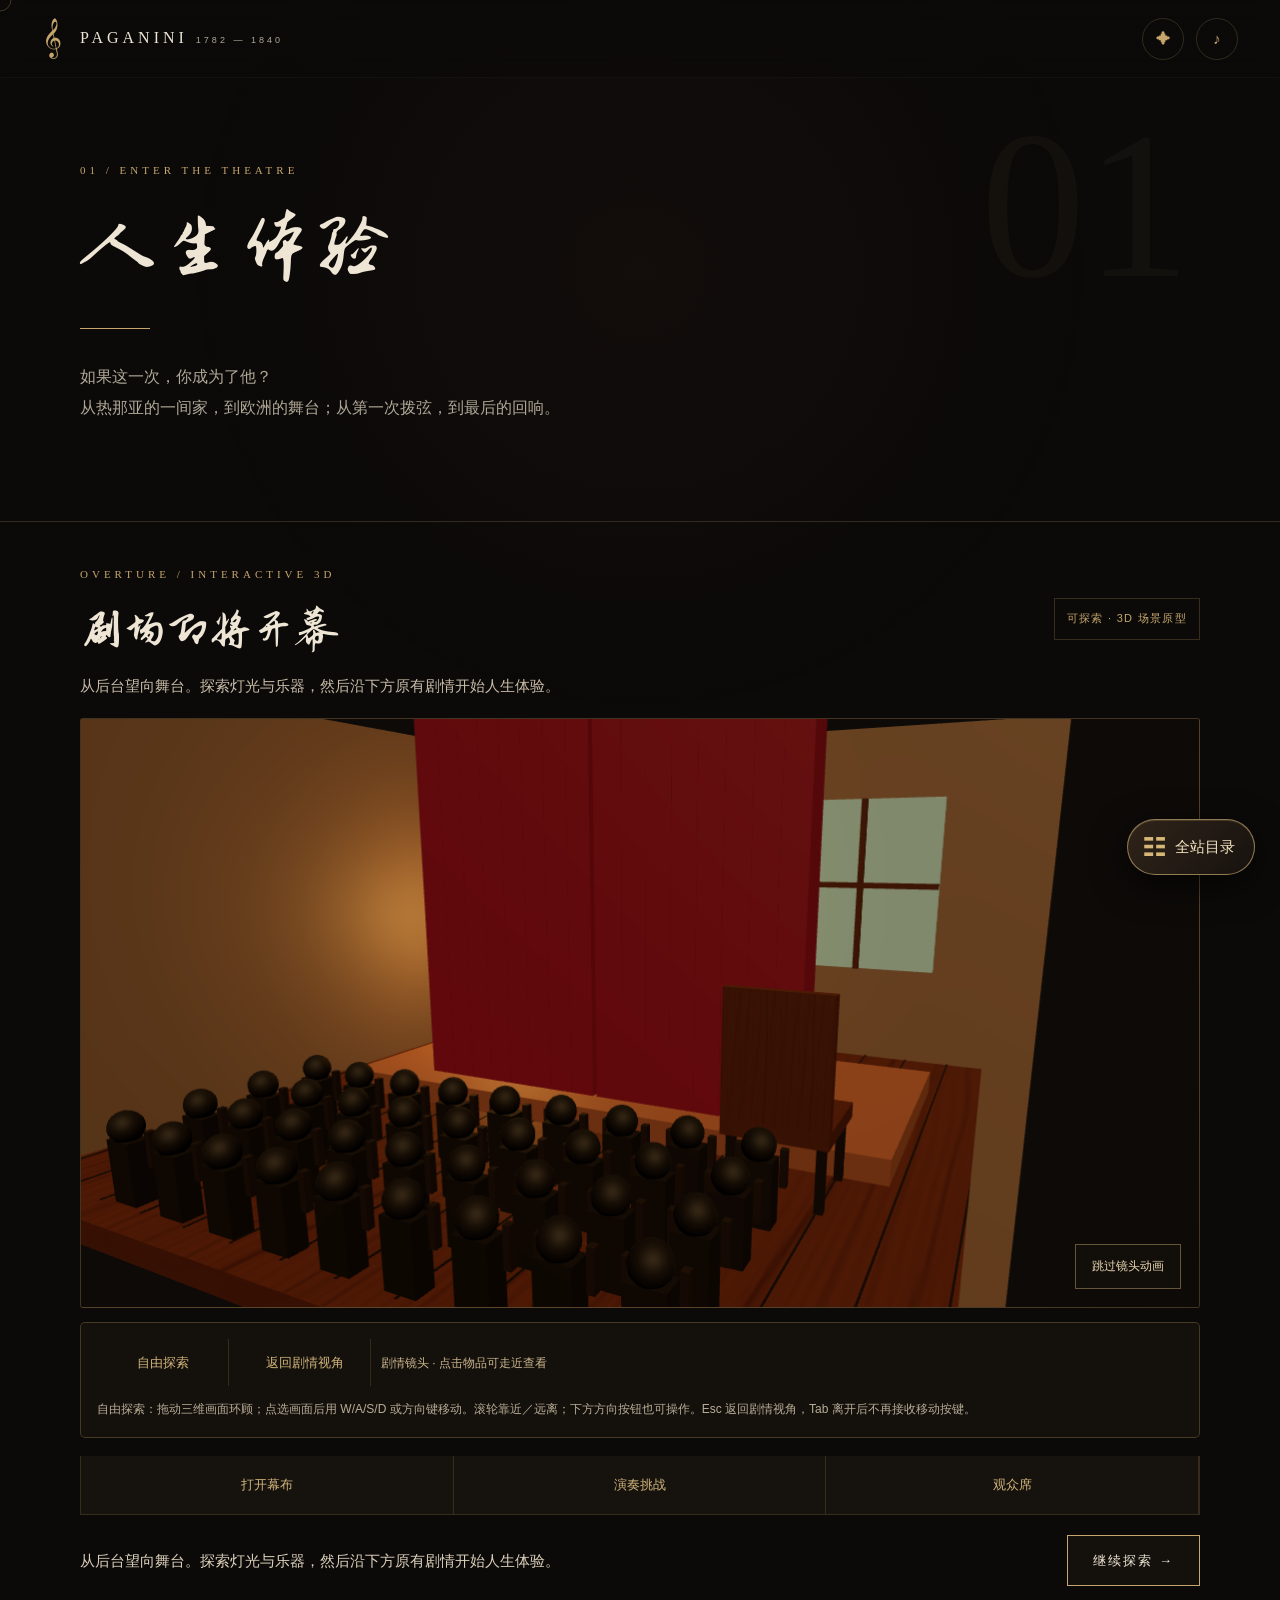
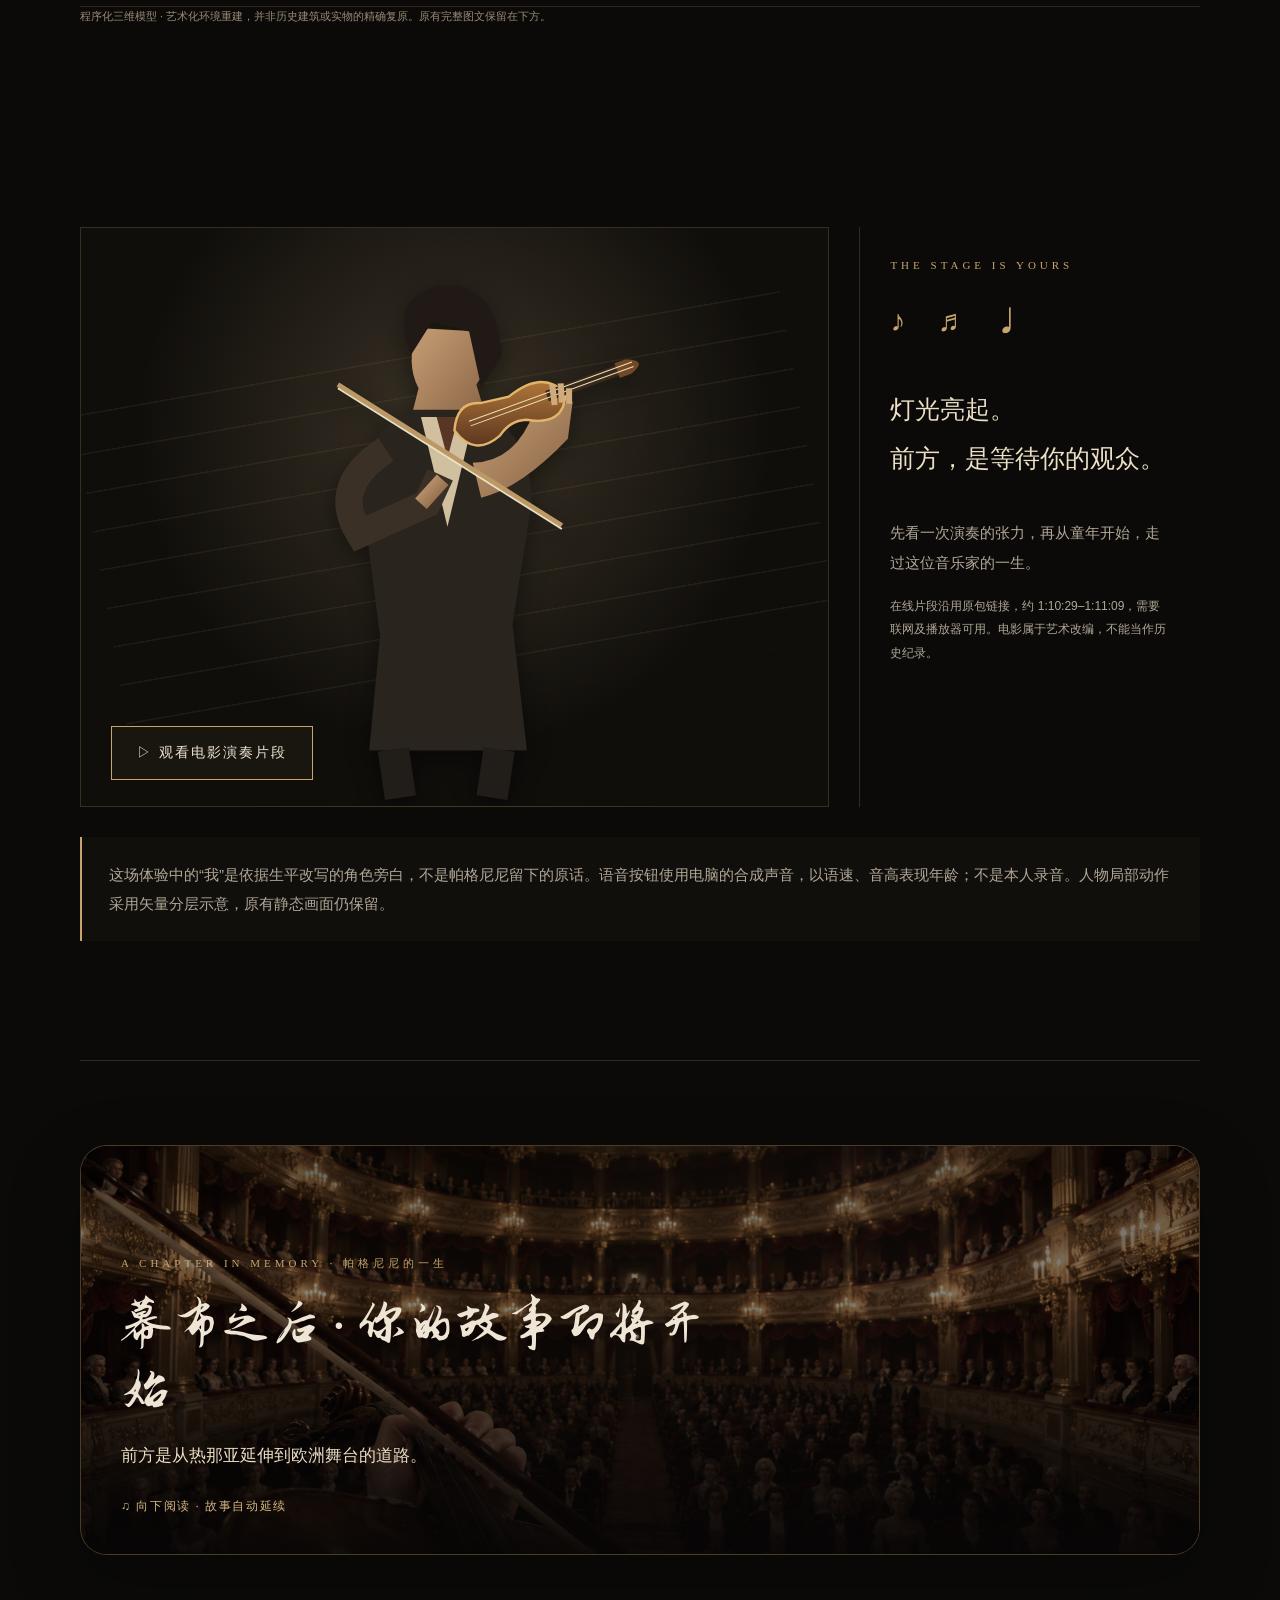
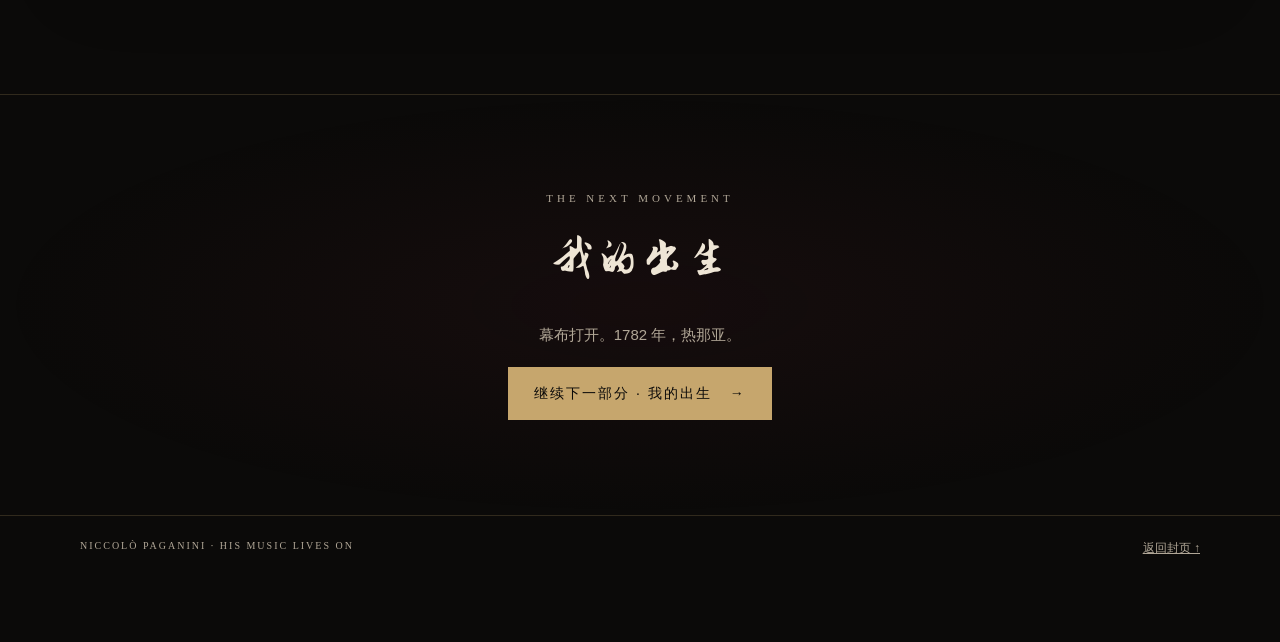
<file: life/begining.html>
<!doctype html>
<html lang="zh-CN">
  <head>
    <meta charset="utf-8">
    <meta name="viewport" content="width=device-width,initial-scale=1">
    <title>人生体验 · 序幕｜帕格尼尼</title>
    <meta name="description" content="化身帕格尼尼，以第一视角走过他的人生，聆听作品，并体验曼陀林、小提琴与吉他。">
    <link rel="preconnect" href="https://fonts.googleapis.com">
    <link rel="preconnect" href="https://fonts.gstatic.com" crossorigin>
    <link
      href="https://fonts.googleapis.com/css2?family=Zhi+Mang+Xing&display=swap"
      rel="stylesheet"
    >
    <style>
      /* 所有页面共用：古典剧场、旧乐谱与暗金色。电脑设计宽度 ≥ 1024px。 */
      @font-face {
        font-family:"Zhi Mang Xing";
        src:url("../assets/fonts/ZhiMangXing-Regular.ttf") format("truetype");
        font-display:swap
      }

      :root {
        --bg:#0b0a09;
        --panel:#171410;
        --paper:#ebdfc6;
        --ink:#302719;
        --gold:#c6a66d;
        --red:#7b2634;
        --text:#eee5d5;
        --muted:#b1a797;
        --line:#c6a66d35;
        --pointer-x:50%;
        --pointer-y:30%;
        color-scheme:dark
      }

      * {
        box-sizing:border-box
      }

      html {
        scroll-behavior:smooth;
        scroll-padding-top:90px
      }

      body {
        margin:0;
        min-width:1024px;
        background:var(--bg);
        color:var(--text);
        font-family:"Microsoft YaHei","PingFang SC",sans-serif;
        font-size:15px;
        line-height:1.95
      }

      body::before {
        content:"";
        position:fixed;
        inset:0;
        z-index:-1;
        background:radial-gradient(ellipse at var(--pointer-x) var(--pointer-y),#65322616,transparent 50%);
        pointer-events:none
      }

      button,input,select {
        font:inherit
      }

      button,a,input,select {
        touch-action:manipulation
      }

      a {
        color:inherit
      }

      button {
        color:inherit;
        background:none;
        cursor:pointer
      }

      button:disabled {
        cursor:default;
        opacity:.55
      }

      a,button,input,select {
        outline-offset:6px
      }

      a:focus-visible,button:focus-visible,input:focus-visible,select:focus-visible {
        outline:2px solid var(--gold)
      }

      [hidden] {
        display:none!important
      }

      img {
        display:block;
        max-width:100%
      }

      h1,h2,.chapter-title {
        font-family:"Zhi Mang Xing", "KaiTi", "STKaiti", "DFKai-SB",cursive;
        font-weight:400;
        line-height:1.2
      }

      h1 {
        font-size:82px;
        letter-spacing:5px;
        margin:18px 0 26px
      }

      h2 {
        font-size:48px;
        margin:12px 0 24px
      }

      h3 {
        font-size:22px;
        font-weight:500;
        line-height:1.6
      }

      p {
        margin:0 0 18px
      }

      .eyebrow {
        font:11px/1.6 Georgia,serif;
        letter-spacing:4px;
        color:var(--gold);
        text-transform:uppercase
      }

      .small {
        font-size:12px;
        color:var(--muted)
      }

      .gold {
        color:var(--gold)
      }

      .muted {
        color:var(--muted)
      }

      .wrap {
        width:1120px;
        max-width:calc(100% - 112px);
        margin:auto
      }

      .skip {
        position:fixed;
        top:-90px;
        left:30px;
        z-index:200;
        background:var(--paper);
        color:var(--ink);
        padding:12px
      }

      .skip:focus {
        top:20px
      }

      .site-header {
        height:78px;
        position:fixed;
        inset:0 0 auto;
        z-index:50;
        padding:0 42px;
        display:flex;
        align-items:center;
        justify-content:space-between;
        background:linear-gradient(#0b0a09ee,#0b0a0966);
        backdrop-filter:blur(12px);
        border-bottom:1px solid #ffffff08
      }

      .wordmark {
        text-decoration:none;
        display:flex;
        gap:14px;
        align-items:center;
        letter-spacing:4px;
        font:16px Georgia,serif
      }

      .wordmark b {
        font-size:34px;
        color:var(--gold);
        font-weight:400
      }

      .wordmark small {
        font:9px/1.5 Arial,sans-serif;
        letter-spacing:3px;
        color:var(--muted)
      }

      .header-actions {
        display:flex;
        gap:12px;
        align-items:center
      }

      .icon-button,.journey-toggle {
        border:1px solid var(--line);
        border-radius:50%;
        width:42px;
        height:42px;
        display:grid;
        place-items:center;
        line-height:1;
        color:var(--gold);
        transition:background .2s
      }

      .icon-button:hover,.journey-toggle:hover {
        background:#c6a66d20
      }

      .journey-toggle {
        font-size:20px
      }

      .journey-panel {
        position:fixed;
        top:88px;
        right:32px;
        width:300px;
        padding:24px;
        background:#15120ff5;
        border:1px solid var(--line);
        box-shadow:0 20px 80px #0009;
        z-index:60
      }

      .journey-panel h2 {
        font-size:30px;
        margin:0 0 18px
      }

      .journey-panel ol {
        padding-left:26px;
        margin:0
      }

      .journey-panel li {
        font-size:13px;
        padding:7px 0;
        color:var(--muted)
      }

      .journey-panel li.current {
        color:var(--paper)
      }

      .journey-panel li.current::after {
        content:" · 当前";
        color:var(--gold);
        font-size:11px
      }

      .journey-panel .small {
        margin:16px 0 0
      }

      .home-corner {
        position:fixed;
        bottom:24px;
        left:26px;
        z-index:45;
        color:var(--paper);
        text-decoration:none;
        font-size:12px;
        background:#0b0a09e8;
        border:1px solid var(--line);
        padding:9px 16px;
        border-radius:30px
      }

      .home-corner:hover {
        background:var(--red)
      }

      .read-progress {
        height:2px;
        position:fixed;
        top:77px;
        left:0;
        background:var(--gold);
        width:0;
        z-index:55
      }

      .btn {
        display:inline-flex;
        align-items:center;
        justify-content:center;
        gap:18px;
        min-height:50px;
        padding:12px 25px;
        border:1px solid var(--gold);
        text-decoration:none;
        font-size:14px;
        letter-spacing:2px;
        background:#c6a66d0c;
        transition:background .25s,transform .25s
      }

      .btn:hover {
        background:var(--gold);
        color:var(--bg);
        transform:translateY(-2px)
      }

      .btn.primary {
        background:var(--gold);
        color:var(--bg)
      }

      .btn.primary:hover {
        background:#e2c997
      }

      .btn.subtle {
        border-color:var(--line);
        color:var(--muted)
      }

      .button-row {
        display:flex;
        gap:16px;
        align-items:center;
        flex-wrap:wrap
      }

      .chapter-hero {
        padding:162px 0 80px;
        border-bottom:1px solid var(--line);
        position:relative;
        overflow:hidden
      }

      .chapter-hero .intro {
        max-width:690px;
        color:var(--muted);
        font-size:16px
      }

      .chapter-number {
        position:absolute;
        right:7%;
        top:100px;
        font:210px/1 Georgia,serif;
        color:#c6a66d0c;
        pointer-events:none
      }

      .chapter-hero .rule {
        height:1px;
        width:70px;
        background:var(--gold);
        margin:32px 0
      }

      .section {
        padding:84px 0
      }

      .section+.section {
        border-top:1px solid var(--line)
      }

      .two-col {
        display:grid;
        grid-template-columns:1fr 1fr;
        gap:64px;
        align-items:center
      }

      .section-title {
        max-width:650px
      }

      .section-lead {
        color:var(--muted);
        max-width:650px
      }

      .note-box {
        padding:23px 27px;
        border-left:2px solid var(--gold);
        background:#c6a66d09;
        color:var(--muted)
      }

      .source-note {
        font-size:12px;
        color:var(--muted);
        margin-top:24px
      }

      .source-note a {
        color:var(--gold);
        text-underline-offset:4px
      }

      .next-part {
        padding:95px 50px;
        text-align:center;
        border-top:1px solid var(--line);
        background:radial-gradient(ellipse at center,#65212b20,transparent 70%)
      }

      .next-part h2 {
        font-size:50px;
        margin:20px 0 32px
      }

      .next-part p {
        color:var(--muted)
      }

      .site-footer {
        padding:24px 80px 85px;
        border-top:1px solid var(--line);
        display:flex;
        justify-content:space-between;
        color:var(--muted);
        font:10px Georgia,serif;
        letter-spacing:2px
      }

      .site-footer a {
        letter-spacing:0;
        font:12px "Microsoft YaHei",sans-serif
      }

      .motion-ready .reveal {
        opacity:0;
        transform:translateY(28px);
        transition:opacity .85s,transform .85s
      }

      .motion-ready .reveal.visible {
        opacity:1;
        transform:none
      }

      .note-field {
        position:fixed;
        inset:0;
        pointer-events:none;
        z-index:-1;
        overflow:hidden
      }

      .floating-note {
        position:absolute;
        bottom:-100px;
        color:var(--gold);
        opacity:0;
        font:25px Georgia,serif;
        animation:note-drift 22s linear infinite
      }

      .cursor-note {
        position:fixed;
        z-index:90;
        pointer-events:none;
        color:var(--gold);
        font-size:20px;
        animation:note-pop .8s ease-out forwards
      }

      .cursor-dot {
        position:fixed;
        pointer-events:none;
        z-index:89;
        border:1px solid #c6a66d70;
        width:23px;
        height:23px;
        border-radius:50%;
        transform:translate(-50%,-50%);
        transition:width .2s,height .2s;
        opacity:.65
      }

      .toast {
        position:fixed;
        right:30px;
        bottom:28px;
        z-index:100;
        max-width:440px;
        background:#201a13f5;
        border:1px solid var(--gold);
        padding:15px 22px;
        font-size:13px;
        box-shadow:0 12px 45px #0008
      }

      /* 封面：自由布局的肖像、恶魔剪影、流动琴弦。 */
      .cover {
        min-height:930px;
        height:100vh;
        position:relative;
        overflow:hidden;
        padding:190px 8% 130px
      }

      .cover::before {
        content:"";
        position:absolute;
        inset:0;
        background:linear-gradient(90deg,#0b0a09 2%,#0b0a09b0 55%,#39101820),url("../assets/images/hero-devil.svg") 70% 40%/cover no-repeat;
        pointer-events:none
      }

      .cover-copy {
        position:relative;
        z-index:3;
        width:57%
      }

      .cover h1 {
        font-size:116px;
        letter-spacing:8px;
        line-height:1.13;
        margin:24px 0 20px
      }

      .cover h1 span {
        display:block;
        font-size:48px;
        color:var(--gold);
        margin-bottom:10px
      }

      .cover .intro {
        width:450px;
        color:var(--muted);
        font-size:16px
      }

      .cover-caption {
        position:absolute;
        left:8%;
        top:110px;
        z-index:3
      }

      .cover-portrait {
        position:absolute;
        right:12%;
        top:23%;
        width:29%;
        height:55%;
        transform:rotate(6deg);
        border:1px solid #c6a66d66;
        padding:9px;
        background:#130f0a;
        box-shadow:0 35px 100px #000c;
        z-index:2;
        animation:portrait-breathe 9s ease-in-out infinite
      }

      .cover-portrait img {
        height:100%;
        width:100%;
        object-fit:cover;
        filter:sepia(.25) contrast(1.08)
      }

      .cover-portrait::after {
        content:"THE DEVIL’S VIOLINIST";
        position:absolute;
        bottom:-40px;
        left:0;
        letter-spacing:4px;
        font:11px Georgia,serif;
        color:var(--gold)
      }

      .cover-date {
        position:absolute;
        right:5%;
        top:17%;
        writing-mode:vertical-rl;
        letter-spacing:6px;
        font:12px Georgia,serif;
        color:var(--muted);
        z-index:3
      }

      .cover-string {
        position:absolute;
        height:1px;
        width:65%;
        background:linear-gradient(90deg,transparent,#c6a66d70,transparent);
        transform:rotate(-26deg);
        right:-5%;
        top:30%;
        pointer-events:none
      }

      .cover-string:nth-of-type(2) {
        top:39%
      }

      .cover-string:nth-of-type(3) {
        top:63%
      }

      .cover-tag {
        font-size:12px;
        letter-spacing:3px;
        border-left:1px solid var(--red);
        padding-left:18px;
        color:var(--gold);
        margin:30px 0
      }

      .cover-bottom {
        position:absolute;
        bottom:50px;
        left:8%;
        right:7%;
        display:flex;
        justify-content:space-between;
        align-items:center;
        border-top:1px solid var(--line);
        padding-top:24px;
        z-index:4
      }

      .cover-bottom span {
        color:var(--muted);
        font:10px Georgia,serif;
        letter-spacing:3px
      }

      .cover-bottom .btn {
        min-width:250px
      }

      .cover-after {
        padding:65px 8%;
        display:flex;
        gap:70px;
        color:var(--muted);
        border-top:1px solid var(--line)
      }

      .cover-after .large-note {
        font-size:70px;
        color:var(--gold);
        line-height:1
      }

      .cover-after h2 {
        font-size:36px;
        color:var(--paper);
        margin:0 0 12px
      }

      .cover-after p {
        max-width:800px
      }

      /* 用户点击后才解锁开场；无 JS 时此面板保持隐藏。 */
      .opening-overlay {
        position:fixed;
        inset:0;
        background:radial-gradient(ellipse,#36291c,#080706 70%);
        z-index:110;
        display:flex;
        flex-direction:column;
        align-items:center;
        justify-content:center;
        text-align:center;
        overflow:hidden
      }

      .opening-overlay .eyebrow {
        margin-bottom:25px
      }

      .opening-overlay h2 {
        font-size:42px
      }

      .book {
        width:440px;
        height:285px;
        position:relative;
        perspective:1000px;
        margin:16px 0 45px;
        transform:rotate(-7deg)
      }

      .book-page {
        position:absolute;
        width:50%;
        height:100%;
        background:var(--paper);
        color:var(--ink);
        box-shadow:0 15px 70px #000a;
        top:0;
        padding:40px 23px
      }

      .book-page.left {
        left:0;
        transform-origin:right;
        border-radius:4px 0 0 4px;
        transform:rotateY(60deg)
      }

      .book-page.right {
        right:0;
        transform-origin:left;
        transform:rotateY(-60deg);
        border-radius:0 4px 4px 0
      }

      .book-page .staff {
        height:60px;
        margin:15px 0;
        background:repeating-linear-gradient(transparent 0 8px,#705c4070 8px 9px,transparent 9px 12px);
        font-size:27px;
        line-height:60px;
        letter-spacing:10px
      }

      .opening-overlay.opening-play .book-page.left {
        animation:book-left 1.25s ease forwards
      }

      .opening-overlay.opening-play .book-page.right {
        animation:book-right 1.25s ease forwards
      }

      .opening-overlay.dismiss {
        animation:intro-away .5s ease forwards;
        pointer-events:none
      }

      .opening-choice {
        display:flex;
        gap:14px;
        align-items:center
      }

      .opening-overlay .small {
        max-width:470px;
        margin:18px 0 0
      }

      .opening-overlay button.subtle {
        background:none
      }

      .opening-overlay .book-page p {
        font:12px Georgia,serif;
        letter-spacing:3px
      }

      /* 每页进出均使用同一覆盖层；默认不挡页面。 */
      .transition {
        position:fixed;
        inset:0;
        z-index:120;
        visibility:hidden;
        pointer-events:none;
        overflow:hidden;
        --shut:0
      }

      .transition.active {
        visibility:visible
      }

      .transition .curtain {
        position:absolute;
        top:0;
        bottom:0;
        width:51%;
        background:repeating-linear-gradient(90deg,#320c16 0,#741f32 7%,#330d18 16%);
        box-shadow:inset 0 -18px 30px #0009;
        transition:transform .6s cubic-bezier(.77,0,.18,1)
      }

      .transition .curtain.left {
        left:0;
        transform:translateX(-103%);
        border-right:2px solid #c6a66d
      }

      .transition .curtain.right {
        right:0;
        transform:translateX(103%);
        border-left:2px solid #c6a66d
      }

      .transition.closed .curtain {
        transform:translateX(0)
      }

      .transition-badge {
        position:absolute;
        left:50%;
        top:50%;
        transform:translate(-50%,-50%);
        opacity:0;
        text-align:center;
        transition:opacity .25s;
        color:var(--paper);
        font:28px Georgia,serif;
        letter-spacing:5px
      }

      .transition.closed .transition-badge {
        opacity:1
      }

      .transition[data-theme="score"] .curtain {
        background:repeating-linear-gradient(0deg,transparent 0 28px,#67533544 28px 29px,transparent 29px 42px),var(--paper);
        border-color:#766342
      }

      .transition[data-theme="score"] .transition-badge {
        color:var(--ink)
      }

      .transition[data-theme="instrument"] .transition-badge {
        font-size:52px
      }

      .transition[data-theme="reflection"] .transition-badge {
        font-size:44px;
        color:#e2bd92
      }

      /* 人生剧场：图片是底层，镜头与局部矢量动作分别控制。 */
      .life-hero {
        min-height:460px;
        padding-bottom:65px
      }

      .life-hero h1 {
        font-size:68px
      }

      .life-intro {
        padding-top:130px
      }

      .scene-title {
        display:flex;
        align-items:baseline;
        gap:28px;
        margin-bottom:22px
      }

      .scene-title h2 {
        font-size:40px;
        margin:0
      }

      .scene-title .eyebrow {
        min-width:115px
      }

      .life-scene {
        padding:76px 0;
        border-bottom:1px solid var(--line)
      }

      .scene-grid {
        display:grid;
        grid-template-columns:1fr 305px;
        gap:32px;
        align-items:center
      }

      .scene-frame {
        position:relative;
        height:520px;
        overflow:hidden;
        background:#19130c;
        border:1px solid #c6a66d40;
        isolation:isolate
      }

      .scene-frame .scene-photo {
        position:absolute;
        inset:0;
        height:100%;
        width:100%;
        object-fit:cover;
        transform:scale(1.03);
        animation:camera-drift 18s ease-in-out infinite alternate
      }

      .scene-frame::after {
        content:"";
        position:absolute;
        inset:0;
        background:linear-gradient(0deg,#0009,transparent 45%);
        z-index:4;
        pointer-events:none
      }

      .scene-frame .film-grain {
        position:absolute;
        inset:0;
        z-index:5;
        pointer-events:none;
        background:repeating-linear-gradient(0deg,#0000 0 3px,#0002 4px 4.4px);
        opacity:.24
      }

      .scene-frame .scene-label {
        position:absolute;
        bottom:22px;
        left:26px;
        color:#ecdfc8;
        font-size:11px;
        letter-spacing:2px;
        z-index:8
      }

      .scene-frame .scene-label span {
        font:10px Georgia,serif;
        letter-spacing:3px;
        margin-right:18px;
        color:var(--gold)
      }

      .scene-aside p {
        font-size:16px;
        color:#d3c8b7
      }

      .scene-aside .fact {
        font-size:12px;
        color:var(--gold);
        border-top:1px solid var(--line);
        padding-top:15px;
        margin-top:20px
      }

      .narrate {
        width:100%;
        text-align:left;
        border:1px solid var(--line);
        padding:10px 16px;
        display:flex;
        justify-content:space-between;
        align-items:center;
        font-size:13px;
        margin-top:24px
      }

      .narrate.speaking {
        border-color:var(--gold);
        background:#c6a66d18
      }

      .voice-label {
        font-size:10px;
        color:var(--muted);
        display:block;
        margin:8px 0
      }

      .chapter-strip {
        display:flex;
        gap:8px;
        margin:30px 0 0
      }

      .chapter-strip span {
        flex:1;
        height:3px;
        background:var(--line)
      }

      .chapter-strip span.done {
        background:var(--gold)
      }

      .prologue-stage {
        position:relative;
        height:580px;
        background:radial-gradient(ellipse at 50% 35%,#e0c29135,transparent 60%),#100e0b;
        border:1px solid var(--line);
        overflow:hidden
      }

      .prologue-stage .stage-art {
        height:100%;
        width:100%
      }

      .prologue-stage .staff-lines {
        position:absolute;
        inset:18% 2%;
        background:repeating-linear-gradient(0deg,transparent 0 37px,#c6a66d15 38px 39px);
        transform:rotate(-10deg);
        pointer-events:none
      }

      .prologue-stage iframe,.prologue-stage video {
        position:absolute;
        inset:0;
        width:100%;
        height:100%;
        border:0;
        background:#000;
        z-index:8
      }

      .performance-button {
        position:absolute;
        left:30px;
        bottom:26px;
        z-index:10
      }

      .prologue-aside {
        padding:30px;
        border-left:1px solid var(--line)
      }

      .prologue-layout {
        display:grid;
        grid-template-columns:2.2fr 1fr;
        gap:30px
      }

      .prologue-notes {
        font-size:30px;
        color:var(--gold);
        letter-spacing:12px;
        animation:notation-sway 4s ease-in-out infinite
      }

      .side-quote {
        font-family:"KaiTi",serif;
        font-size:25px;
        color:var(--paper);
        margin:35px 0
      }

      .day-shade {
        position:absolute;
        inset:0;
        z-index:3;
        background:linear-gradient(90deg,#081b4077,#150a17a6);
        opacity:var(--night,0);
        transition:opacity 1s;
        pointer-events:none
      }

      .window-sky {
        position:absolute;
        width:12%;
        height:45%;
        left:6%;
        top:3%;
        z-index:2;
        background:#162849;
        opacity:var(--night,0);
        mix-blend-mode:multiply;
        transition:opacity 1s;
        pointer-events:none
      }

      .practice-sheet {
        position:absolute;
        z-index:6;
        right:32%;
        top:43%;
        width:18%;
        height:22%;
        background:var(--paper);
        border:1px solid #9c784d;
        transform:rotate(-7deg);
        color:#6c5739;
        box-shadow:0 4px 20px #0008;
        padding:14px;
        font:26px Georgia,serif;
        line-height:1.35
      }

      .practice-sheet.flipping {
        animation:sheet-flip .55s ease
      }

      .practice-sheet::before {
        content:"";
        position:absolute;
        inset:14px;
        background:repeating-linear-gradient(transparent 0 12px,#8e795f77 13px 14px);
        pointer-events:none
      }

      .practice-sheet span {
        position:relative
      }

      .practice-controls {
        background:#15110d;
        border:1px solid var(--line);
        margin-top:25px;
        padding:22px;
        display:flex;
        align-items:center;
        justify-content:space-between;
        gap:24px
      }

      .practice-meter {
        display:flex;
        align-items:center;
        gap:18px
      }

      .practice-meter strong {
        font:38px Georgia,serif;
        color:var(--gold)
      }

      .practice-meter label {
        font-size:12px;
        color:var(--muted)
      }

      .practice-meter progress {
        width:140px;
        height:5px;
        accent-color:var(--gold)
      }

      .practice-caption {
        font-size:13px;
        color:var(--muted);
        min-width:245px
      }

      .performer-layer {
        position:absolute;
        z-index:6;
        bottom:0;
        right:0;
        width:52%;
        height:95%;
        pointer-events:none;
        filter:drop-shadow(0 7px 12px #0007)
      }

      .performer-layer .torso {
        transform-origin:55% 65%;
        animation:body-breathe 5.5s ease-in-out infinite
      }

      .performer-layer .bow-arm {
        transform-box:fill-box;
        transform-origin:20% 80%;
        animation:bow-play 2.2s ease-in-out infinite alternate;
        animation-play-state:paused
      }

      .performer-layer .finger {
        transform-box:fill-box;
        transform-origin:center;
        animation:finger-move .45s ease-in-out infinite alternate;
        animation-play-state:paused
      }

      .performer-layer.playing .bow-arm,.performer-layer.playing .finger {
        animation-play-state:running
      }

      .performer-layer.practice-playing .bow-arm {
        animation:practice-bow .8s ease-in-out
      }

      .performer-layer.practice-playing .finger {
        animation:finger-move .18s ease-in-out 4 alternate
      }

      .stage-glow {
        position:absolute;
        z-index:2;
        inset:-40% 10% -20%;
        background:conic-gradient(from 155deg at 50% 0%,transparent, #f1d29322 10deg,transparent 40deg);
        transform-origin:top;
        animation:light-sweep 12s ease-in-out infinite alternate;
        pointer-events:none
      }

      .whisper-trigger {
        position:absolute;
        z-index:9;
        border:1px solid #c6a66daa;
        border-radius:50%;
        width:42px;
        height:42px;
        background:#15110eda;
        color:var(--paper);
        font-size:20px;
        box-shadow:0 0 30px #c6a66d30;
        animation:whisper-pulse 3s ease-in-out infinite
      }

      .whisper-trigger:nth-of-type(1) {
        left:19%;
        top:43%
      }

      .whisper-trigger:nth-of-type(2) {
        left:53%;
        top:34%
      }

      .whisper-trigger:nth-of-type(3) {
        left:78%;
        top:49%
      }

      .whisper-popup {
        position:absolute;
        z-index:10;
        left:15%;
        right:15%;
        top:12%;
        padding:20px 24px;
        background:#0f0c09f5;
        border:1px solid var(--gold);
        text-align:center;
        font-size:18px;
        box-shadow:0 15px 50px #0008
      }

      .whisper-popup button {
        float:right;
        border:0;
        font-size:20px
      }

      .whisper-popup small {
        display:block;
        font-size:10px;
        color:var(--muted);
        margin-top:8px
      }

      .tour-stops {
        display:flex;
        gap:8px;
        flex-wrap:wrap;
        margin:24px 0
      }

      .tour-stops button {
        padding:8px 11px;
        border:1px solid var(--line);
        font:10px Georgia,serif;
        letter-spacing:1px
      }

      .tour-stops button[aria-pressed="true"] {
        background:var(--gold);
        color:var(--bg)
      }

      .tour-caption {
        position:absolute;
        left:30px;
        top:25px;
        z-index:7;
        display:flex;
        flex-direction:column;
        background:#0b0a09b0;
        padding:15px 20px;
        border-left:2px solid var(--gold)
      }

      .tour-caption strong {
        font:26px Georgia,serif;
        letter-spacing:3px
      }

      .tour-caption span {
        font-size:12px;
        color:var(--gold)
      }

      .end-string {
        height:150px;
        display:grid;
        place-items:center;
        position:relative;
        font:32px Georgia,serif;
        letter-spacing:15px
      }

      .end-string::before {
        content:"";
        height:1px;
        position:absolute;
        left:0;
        right:0;
        top:50%;
        background:linear-gradient(90deg,transparent,var(--gold),transparent);
        z-index:-1
      }

      .end-string span {
        background:var(--bg);
        padding:0 30px
      }

      .memory-frame {
        animation:memory-light 15s ease-in-out infinite alternate
      }

      /* 历史档案、作品与影响采用各自独立的阅读布局。 */
      .archive-image {
        position:relative;
        padding:16px;
        border:1px solid var(--line);
        transform:rotate(-3deg);
        background:#17110c
      }

      .archive-image img {
        width:100%;
        max-height:510px;
        object-fit:cover;
        filter:sepia(.1)
      }

      .archive-image figcaption {
        font-size:11px;
        color:var(--muted);
        margin-top:12px;
        letter-spacing:2px
      }

      .archive-tabs {
        display:flex;
        border-bottom:1px solid var(--line);
        gap:25px;
        margin:30px 0
      }

      .archive-tabs button {
        border:0;
        color:var(--muted);
        padding:10px 0;
        border-bottom:2px solid transparent
      }

      .archive-tabs button[aria-selected="true"] {
        border-color:var(--gold);
        color:var(--paper)
      }

      .archive-paper {
        padding:35px;
        background:var(--paper);
        color:var(--ink);
        position:relative;
        box-shadow:0 18px 50px #0005
      }

      .archive-paper .eyebrow {
        color:#876331
      }

      .archive-paper p {
        color:#4f4535
      }

      .archive-paper h3 {
        font-family:"KaiTi",serif;
        font-size:28px;
        margin-top:0
      }

      .evidence {
        display:grid;
        grid-template-columns:1fr 1fr;
        gap:25px;
        margin:35px 0
      }

      .evidence article {
        border:1px solid var(--line);
        padding:28px
      }

      .evidence .legend {
        border-left:2px solid var(--red)
      }

      .evidence .document {
        border-left:2px solid var(--gold)
      }

      details {
        border-bottom:1px solid var(--line);
        padding:20px 0
      }

      summary {
        cursor:pointer;
        color:var(--paper);
        font-size:18px;
        list-style:none;
        display:flex;
        justify-content:space-between;
        align-items:center
      }

      summary::after {
        content:"＋";
        color:var(--gold)
      }

      details[open] summary::after {
        content:"−"
      }

      details p {
        color:var(--muted);
        padding-top:18px;
        margin-bottom:0
      }

      .music-section-label {
        font:70px Georgia,serif;
        color:#c6a66d3d;
        margin-right:25px
      }

      .track {
        display:grid;
        grid-template-columns:175px 1fr;
        gap:38px;
        align-items:center;
        padding:45px 0;
        border-bottom:1px solid var(--line)
      }

      .record-button {
        position:relative;
        width:172px;
        height:172px;
        border:1px solid #a5956d;
        border-radius:50%;
        background:repeating-radial-gradient(circle,#181818 0 1px,#242321 2px 3px,#111 4px 5px);
        box-shadow:0 14px 45px #0009;
        display:grid;
        place-items:center;
        transition:transform .3s
      }

      .record-button:hover {
        transform:scale(1.04)
      }

      .record-disc {
        position:absolute;
        inset:0;
        border-radius:50%;
        animation:record-spin 4s linear infinite;
        animation-play-state:paused;
        background:conic-gradient(transparent,#ffffff10,transparent 30%,#ffffff12,transparent);
        pointer-events:none
      }

      .record-button .label {
        position:relative;
        width:68px;
        height:68px;
        border-radius:50%;
        background:var(--red);
        display:grid;
        place-items:center;
        font:22px Georgia,serif;
        border:1px solid var(--gold);
        box-shadow:inset 0 0 0 6px #0002;
        z-index:2
      }

      .track.playing .record-disc {
        animation-play-state:running
      }

      .record-button .play-symbol {
        position:absolute;
        bottom:-34px;
        font-size:12px;
        color:var(--gold);
        width:170px
      }

      .track h2 {
        font-size:36px;
        margin:8px 0 12px
      }

      .track p {
        color:var(--muted);
        max-width:740px;
        font-size:14px
      }

      .track .eyebrow {
        font-size:10px
      }

      .track-controls {
        display:flex;
        gap:18px;
        align-items:center;
        font-size:12px;
        color:var(--gold);
        margin-top:18px
      }

      .track-progress {
        height:4px;
        flex:1;
        accent-color:var(--gold);
        max-width:400px
      }

      .track-time {
        min-width:95px;
        letter-spacing:1px
      }

      .track-info {
        min-width:0
      }

      .track-status {
        font-size:11px;
        color:var(--muted);
        margin-top:10px
      }

      .track.unavailable .record-button {
        filter:grayscale(1);
        opacity:.5
      }

      .listening-hint {
        border-top:1px solid var(--line);
        border-bottom:1px solid var(--line);
        display:flex;
        align-items:center;
        gap:24px;
        padding:23px 0;
        font-size:13px;
        color:var(--muted)
      }

      .listening-hint b {
        color:var(--gold);
        font-size:28px
      }

      .audio-credit {
        font-size:11px;
        color:var(--muted)
      }

      .timeline {
        display:grid;
        grid-template-columns:repeat(4,1fr);
        margin:50px 0;
        border-top:1px solid var(--gold)
      }

      .timeline-item {
        padding:30px 25px 0 0;
        position:relative
      }

      .timeline-item::before {
        content:"";
        position:absolute;
        top:-5px;
        left:0;
        width:9px;
        height:9px;
        border-radius:50%;
        background:var(--gold)
      }

      .timeline-item strong {
        font:32px Georgia,serif;
        color:var(--gold)
      }

      .timeline-item p {
        font-size:13px;
        color:var(--muted);
        margin-top:12px
      }

      .legacy-gallery {
        display:grid;
        grid-template-columns:1.3fr 1fr;
        gap:25px;
        margin-top:35px
      }

      .legacy-gallery figure {
        margin:0
      }

      .legacy-gallery img {
        height:270px;
        width:100%;
        object-fit:cover;
        border:1px solid var(--line)
      }

      .legacy-gallery figcaption {
        font-size:11px;
        color:var(--muted);
        margin-top:10px
      }

      .influence-notes {
        display:grid;
        grid-template-columns:1fr 1fr 1fr;
        gap:30px
      }

      .influence-notes article {
        padding:30px 0;
        border-top:1px solid var(--gold)
      }

      .influence-notes .big {
        font:42px Georgia,serif;
        color:var(--gold)
      }

      .film-pair {
        display:grid;
        grid-template-columns:1fr 1fr;
        gap:40px
      }

      .film-pair article {
        display:grid;
        grid-template-columns:140px 1fr;
        gap:25px
      }

      .film-pair img {
        width:140px;
        height:210px;
        object-fit:cover
      }

      .film-pair p {
        font-size:13px;
        color:var(--muted)
      }

      .legacy-question {
        border:1px solid var(--line);
        padding:25px;
        margin-top:40px
      }

      .legacy-question button {
        margin:12px 12px 0 0
      }

      /* 乐器控制台。实际发声由 instrument-engine.js 管理。 */
      .instrument-workbench {
        background:radial-gradient(ellipse at 70% 30%,#4e352c40,transparent),#15120f;
        border:1px solid var(--line);
        padding:36px
      }

      .instrument-tabs {
        display:flex;
        gap:14px;
        margin-bottom:28px
      }

      .instrument-tabs button {
        border:1px solid var(--line);
        padding:13px 24px;
        flex:1;
        display:flex;
        justify-content:space-between
      }

      .instrument-tabs button[aria-selected="true"] {
        background:var(--gold);
        color:var(--bg)
      }

      .instrument-overview {
        display:grid;
        grid-template-columns:1.5fr 1fr;
        gap:50px;
        align-items:center;
        min-height:260px
      }

      .instrument-art {
        height:260px;
        position:relative;
        display:grid;
        place-items:center
      }

      .instrument-art svg {
        height:245px;
        width:100%;
        overflow:visible;
        filter:drop-shadow(0 15px 22px #0009)
      }

      .instrument-art .string {
        stroke:var(--paper);
        stroke-width:1
      }

      .instrument-art.sounding .string {
        animation:string-vibrate .12s linear infinite alternate
      }

      .instrument-description h2 {
        font-size:40px;
        margin-top:0
      }

      .instrument-description p {
        font-size:13px;
        color:var(--muted)
      }

      .sample-badge {
        display:inline-flex;
        color:var(--gold);
        background:#c6a66d12;
        border:1px solid var(--line);
        padding:7px 12px;
        font-size:12px
      }

      .synth-badge {
        color:#e3bba0;
        border-color:#b38163
      }

      .instrument-toolbar {
        padding:24px 0;
        border-top:1px solid var(--line);
        display:flex;
        gap:26px;
        align-items:center;
        flex-wrap:wrap
      }

      .instrument-toolbar label {
        font-size:12px;
        color:var(--muted);
        display:flex;
        align-items:center;
        gap:10px
      }

      .instrument-toolbar input {
        width:120px;
        accent-color:var(--gold)
      }

      .instrument-toolbar select {
        background:#100e0b;
        border:1px solid var(--line);
        color:var(--paper);
        padding:6px
      }

      .piano-keys {
        position:relative;
        display:flex;
        height:175px;
        margin:16px 0 20px;
        gap:5px
      }

      .note-key {
        height:175px;
        flex:1;
        background:var(--paper);
        color:var(--ink);
        border:0;
        border-bottom:6px solid #af9d7d;
        border-radius:0 0 6px 6px;
        display:flex;
        flex-direction:column;
        align-items:center;
        justify-content:flex-end;
        padding-bottom:20px;
        transition:background .08s,transform .08s
      }

      .note-key.black {
        height:112px;
        background:#171310;
        color:var(--paper);
        border:1px solid #8c7550;
        position:absolute;
        z-index:3;
        width:6.8%;
        top:0;
        padding-bottom:13px;
        border-bottom:5px solid #020202
      }

      .note-key.active {
        background:var(--gold);
        transform:translateY(3px);
        border-bottom-width:3px;
        box-shadow:0 0 25px #c6a66d50
      }

      .note-key kbd {
        font:19px Georgia,serif
      }

      .note-key small {
        font:10px Arial,sans-serif;
        margin-top:8px;
        letter-spacing:1px
      }

      .key-guide {
        display:flex;
        justify-content:space-between;
        color:var(--muted);
        font-size:12px
      }

      .instrument-log {
        font:12px Georgia,serif;
        letter-spacing:2px;
        color:var(--gold);
        height:30px;
        padding-top:8px
      }

      .sample-upload {
        margin-top:36px;
        border-top:1px solid var(--line);
        padding-top:22px
      }

      .sample-upload input {
        font-size:12px;
        max-width:330px
      }

      .sample-upload .small {
        margin-top:10px
      }

      .signal-meter {
        display:flex;
        gap:3px;
        height:22px;
        align-items:flex-end;
        min-width:75px
      }

      .signal-meter i {
        display:block;
        width:4px;
        background:var(--gold);
        height:4px;
        transition:height .2s
      }

      .signal-meter.sounding i {
        animation:signal .5s ease-in-out infinite alternate
      }

      .signal-meter i:nth-child(2n) {
        animation-delay:.2s!important
      }

      .signal-meter i:nth-child(3n) {
        animation-delay:.1s!important
      }

      /* 原感想与资料段落保持内容不变，只重新排版。 */
      .reflection-symbols {
        position:absolute;
        right:12%;
        top:130px;
        font-size:115px;
        color:#c6a66d22;
        display:flex;
        align-items:center;
        gap:30px
      }

      .reflection-symbols .heart {
        color:#7b263480;
        animation:heart-pulse 2.8s ease-in-out infinite
      }

      .reflection-symbols .source-paper {
        font-size:80px;
        transform:rotate(14deg)
      }

      .reflection-card {
        max-width:850px;
        margin:auto;
        padding:55px 62px;
        border:1px solid var(--line);
        background:#17130f;
        position:relative
      }

      .reflection-card::before {
        content:"“";
        position:absolute;
        right:35px;
        top:5px;
        font:110px Georgia,serif;
        color:#c6a66d20
      }

      .reflection-card p {
        font-size:15px;
        color:#d8cebd;
        margin-bottom:26px;
        line-height:2.15
      }

      .reflection-card .opening {
        font-size:23px;
        color:var(--paper)
      }

      .reflection-card .ending {
        font-size:18px;
        text-align:center;
        color:var(--gold)
      }

      .source-list {
        display:flex;
        flex-direction:column;
        gap:16px
      }

      .source-item {
        display:flex;
        gap:24px;
        align-items:flex-start;
        padding:25px;
        background:#15110e;
        border:1px solid var(--line)
      }

      .source-number {
        color:var(--gold);
        font:32px Georgia,serif;
        min-width:45px
      }

      .source-content {
        flex:1;
        min-width:0
      }

      .source-label {
        font-size:14px;
        margin-bottom:7px
      }

      .source-item a {
        font:12px/1.8 Arial,sans-serif;
        color:var(--muted);
        overflow-wrap:anywhere
      }

      .reflection-nav {
        display:flex;
        gap:30px;
        padding:25px 0;
        border-bottom:1px solid var(--line)
      }

      .reflection-nav a {
        color:var(--gold);
        font-size:13px;
        text-underline-offset:8px
      }

      .reflection-lamp {
        position:absolute;
        left:-12px;
        top:0;
        width:2px;
        height:0;
        background:var(--gold);
        transition:height .3s
      }

      .transition[data-theme="score"] {
        perspective:1200px
      }

      .transition[data-theme="score"] .curtain.left {
        transform-origin:right center;
        transform:translateX(-103%) rotateY(58deg)
      }

      .transition[data-theme="score"] .curtain.right {
        transform-origin:left center;
        transform:translateX(103%) rotateY(-58deg)
      }

      .transition[data-theme="score"].closed .curtain {
        transform:translateX(0) rotateY(0)
      }

      .scene-frame video {
        position:absolute;
        inset:0;
        width:100%;
        height:100%;
        object-fit:cover;
        z-index:11
      }

      .scene-frame .performance-button {
        z-index:12
      }

      .source-paper {
        animation:notation-sway 6s ease-in-out infinite
      }

      .hero-heart {
        display:inline-block;
        animation:heart-pulse 2s ease-in-out infinite
      }

      @keyframes note-drift {
        0% {
          transform:translateY(0) rotate(-20deg);
          opacity:0
        }
        15% {
          opacity:.1
        }
        85% {
          opacity:.1
        }
        100% {
          transform:translateY(-115vh) rotate(40deg);
          opacity:0
        }
      }

      @keyframes note-pop {
        from {
          opacity:.8;
          transform:translate(-50%,-50%) scale(.6)
        }
        to {
          opacity:0;
          transform:translate(-50%,-110px) scale(1.4) rotate(20deg)
        }
      }

      @keyframes record-spin {
        to {
          transform:rotate(360deg)
        }
      }

      @keyframes portrait-breathe {
        50% {
          transform:rotate(4deg) translateY(-8px)
        }
      }

      @keyframes book-left {
        to {
          transform:rotateY(0)
        }
      }

      @keyframes book-right {
        to {
          transform:rotateY(0)
        }
      }

      @keyframes intro-away {
        to {
          opacity:0;
          transform:scale(1.07)
        }
      }

      @keyframes camera-drift {
        to {
          transform:scale(1.09) translate(-1%,-.5%)
        }
      }

      @keyframes body-breathe {
        50% {
          transform:translateY(-2px) rotate(.25deg)
        }
      }

      @keyframes bow-play {
        to {
          transform:translateX(24px) rotate(-7deg)
        }
      }

      @keyframes practice-bow {
        50% {
          transform:translateX(35px) rotate(-9deg)
        }
      }

      @keyframes finger-move {
        to {
          transform:translateY(2px) rotate(4deg)
        }
      }

      @keyframes sheet-flip {
        50% {
          transform:rotate(-7deg) rotateY(-90deg)
        }
        100% {
          transform:rotate(-7deg)
        }
      }

      @keyframes light-sweep {
        to {
          transform:rotate(8deg);
          opacity:.7
        }
      }

      @keyframes notation-sway {
        50% {
          transform:translateY(-7px);
          opacity:.65
        }
      }

      @keyframes whisper-pulse {
        50% {
          box-shadow:0 0 28px #c6a66d55
        }
      }

      @keyframes memory-light {
        to {
          filter:sepia(.2) brightness(.85)
        }
      }

      @keyframes string-vibrate {
        to {
          transform:translateX(1px)
        }
      }

      @keyframes signal {
        to {
          height:22px
        }
      }

      @keyframes heart-pulse {
        15% {
          transform:scale(1.1)
        }
        30% {
          transform:scale(1)
        }
        45% {
          transform:scale(1.06)
        }
      }

      /* 减少动态同时控制 CSS 与 JS 粒子，内容永远可读。 */
      html.reduce-motion {
        scroll-behavior:auto
      }

      html.reduce-motion *,html.reduce-motion *::before,html.reduce-motion *::after {
        animation-duration:.01ms!important;
        animation-iteration-count:1!important;
        transition-duration:.01ms!important
      }

      html.reduce-motion .floating-note,html.reduce-motion .cursor-dot {
        display:none
      }

      html.reduce-motion .reveal {
        opacity:1!important;
        transform:none!important
      }

      @media(prefers-reduced-motion:reduce) {
        html {
          scroll-behavior:auto
        }
        *,*::before,*::after {
          animation-duration:.01ms!important;
          animation-iteration-count:1!important;
          transition-duration:.01ms!important
        }
        .floating-note,.cursor-dot {
          display:none
        }
        .reveal {
          opacity:1!important;
          transform:none!important
        }
      }

      .journey-panel {
        width:340px;
        padding:25px
      }

      .journey-panel ol {
        list-style:none;
        padding:0
      }

      .journey-panel li {
        padding:0;
        margin:5px 0
      }

      .journey-panel li.current::after {
        display:none
      }

      .journey-panel a {
        display:grid;
        grid-template-columns:25px 1fr 14px;
        gap:12px;
        align-items:center;
        padding:10px 12px;
        text-decoration:none;
        border:1px solid transparent;
        transition:background .2s,transform .2s
      }

      .journey-panel a:hover,.journey-panel a:focus-visible {
        background:#c6a66d15;
        border-color:#c6a66d65;
        transform:translateX(3px)
      }

      .journey-panel a[aria-current] {
        color:#eee5d5;
        border-color:#c6a66d55;
        background:#c6a66d09
      }

      .directory-number {
        font:11px Georgia,serif;
        color:#c6a66d
      }

      .note-field .floating-note {
        font-size:56px
      }

      .transition.active.closed {
        pointer-events:auto
      }
    

.insert-panel{margin:48px auto 0;padding:30px;border:1px solid rgba(198,166,109,.25);border-radius:22px;background:linear-gradient(180deg,rgba(198,166,109,.08),rgba(23,20,16,.92));box-shadow:0 24px 48px rgba(0,0,0,.22)}
.insert-panel h3{margin:0 0 12px;font-size:30px;font-family:"Zhi Mang Xing","KaiTi",cursive;letter-spacing:2px}
.insert-panel p{margin:10px 0;color:var(--text)}
.choice-grid,.move-grid,.feature-grid{display:grid;grid-template-columns:repeat(auto-fit,minmax(220px,1fr));gap:16px;margin-top:18px}
.choice-btn,.move-btn,.tiny-card{padding:16px 18px;border:1px solid rgba(198,166,109,.35);border-radius:16px;background:rgba(235,223,198,.05);color:var(--text);cursor:pointer;transition:transform .25s ease,border-color .25s ease,background .25s ease}
.choice-btn:hover,.move-btn:hover,.tiny-card:hover{transform:translateY(-2px);border-color:rgba(198,166,109,.7);background:rgba(198,166,109,.12)}
.choice-btn.correct{background:rgba(198,166,109,.18);border-color:#e7c88d}
.choice-btn.wrong{background:rgba(123,38,52,.28);border-color:#d395a6}
.result-box{margin-top:16px;padding:14px 16px;border-radius:16px;background:rgba(0,0,0,.22);border:1px dashed rgba(198,166,109,.35)}
.result-box[data-state="pass"]{border-color:#e7c88d;background:rgba(198,166,109,.1)}
.result-box[data-state="fail"]{border-color:#d395a6;background:rgba(123,38,52,.18)}
.locked-link{pointer-events:none!important;opacity:.4!important;filter:grayscale(1);}
.motion-room{position:relative;min-height:280px;border-radius:18px;overflow:hidden;background:radial-gradient(circle at 20% 20%,rgba(198,166,109,.2),transparent 28%),linear-gradient(135deg,#231b14,#100d0a);border:1px solid rgba(198,166,109,.25);padding:24px}
.motion-room::before{content:"";position:absolute;inset:0;background:linear-gradient(180deg,transparent,rgba(0,0,0,.18))}
.motion-room[data-place="stage"]{background:radial-gradient(circle at 70% 18%,rgba(255,220,158,.22),transparent 26%),linear-gradient(135deg,#3d2414,#100d0a)}
.motion-room[data-place="backstage"]{background:radial-gradient(circle at 30% 18%,rgba(173,139,83,.18),transparent 26%),linear-gradient(135deg,#202018,#100d0a)}
.motion-room[data-place="score"]{background:radial-gradient(circle at 56% 18%,rgba(235,223,198,.2),transparent 30%),linear-gradient(135deg,#372c18,#120f0c)}
.motion-room .room-copy{position:relative;max-width:60ch}
.rg-wrap{margin-top:18px}
.rg-header{display:flex;flex-wrap:wrap;gap:12px;align-items:end;justify-content:space-between;margin-bottom:12px}
.rg-header .meta{display:flex;gap:18px;flex-wrap:wrap;color:var(--muted)}
.rg-header strong{color:var(--gold);font-size:18px}
.rg-canvas{width:100%;height:380px;border-radius:18px;border:1px solid rgba(198,166,109,.25);background:#0d0b09;display:block}
.rg-keys{display:grid;grid-template-columns:repeat(3,1fr);gap:12px;margin-top:14px}
.rg-keys button{padding:14px;border-radius:16px;border:1px solid rgba(198,166,109,.35);background:rgba(235,223,198,.06);color:var(--text);font-weight:700;letter-spacing:.08em;cursor:pointer}
.rg-keys button.hit{transform:translateY(2px);background:rgba(198,166,109,.18)}
.rg-toolbar{display:flex;gap:12px;flex-wrap:wrap;align-items:center;margin-top:14px}
.rg-toolbar .btn{min-width:150px}
.rg-status,.rg-result{margin-top:12px;padding:12px 14px;border-radius:14px;background:rgba(0,0,0,.22);border:1px dashed rgba(198,166,109,.28)}
.rg-result[data-ok="true"]{border-color:#e7c88d;background:rgba(198,166,109,.11)}
.rg-result[data-ok="false"]{border-color:#d395a6;background:rgba(123,38,52,.18)}
.portal-grid{display:grid;grid-template-columns:repeat(auto-fit,minmax(220px,1fr));gap:18px;margin-top:28px}
.portal-card{position:relative;display:block;padding:24px;border-radius:24px;overflow:hidden;border:1px solid rgba(198,166,109,.24);background:linear-gradient(135deg,rgba(198,166,109,.12),rgba(23,20,16,.94));min-height:180px;text-decoration:none}
.portal-card::after{content:"";position:absolute;inset:0;background:radial-gradient(circle at top right,rgba(255,255,255,.08),transparent 28%);pointer-events:none}
.portal-card h3{margin:10px 0 8px;font-size:28px;font-family:"Zhi Mang Xing","KaiTi",cursive}
.portal-card p{margin:0;color:var(--muted)}
.style-chips{display:flex;flex-wrap:wrap;gap:10px;margin-top:12px}
.style-chip{padding:8px 12px;border-radius:999px;border:1px solid rgba(198,166,109,.3);background:rgba(198,166,109,.08);color:var(--text)}




/* ===== 全站精修：动态转场、章节漫游与响应式 ===== */
:root{--cinema-gold:#e5c58a;--cinema-ink:#130e0b}
html{scroll-padding-top:92px}
button,a{transition:filter .24s ease,box-shadow .24s ease,transform .24s ease}
a:hover,button:not(:disabled):hover{filter:brightness(1.12)}
section[id]{scroll-margin-top:98px}
.immersive-skip{position:absolute;left:-10000px;top:auto;width:1px;height:1px;overflow:hidden}
.immersive-skip:focus{left:16px;top:12px;width:auto;height:auto;z-index:100000;padding:10px;background:#fff;color:#000}
.cinema-portal{position:fixed;inset:0;z-index:100000;display:grid;place-items:center;pointer-events:none;opacity:0;visibility:hidden;background:#0c0908;overflow:hidden;transition:opacity .27s ease,visibility .27s ease}
.cinema-portal.is-active{opacity:1;visibility:visible;pointer-events:all}
.cinema-portal .portal-blur{position:absolute;inset:-10%;background:radial-gradient(circle at center,rgba(198,166,109,.16),transparent 38%),linear-gradient(45deg,#100b08,#241811,#100b08);animation:cinemaMist 1.8s ease-in-out infinite alternate}
.cinema-portal .portal-symbol{position:absolute;font:400 clamp(110px,16vw,250px)/1 Georgia,serif;opacity:.22;color:var(--cinema-gold);filter:drop-shadow(0 0 26px rgba(198,166,109,.2));animation:cinemaSymbol .95s cubic-bezier(.1,.7,.3,1) both}
.cinema-portal .portal-sheet{position:absolute;width:min(700px,72vw);height:55vh;border-left:2px solid rgba(198,166,109,.3);border-right:2px solid rgba(198,166,109,.3);opacity:.17;background:repeating-linear-gradient(transparent 0,transparent 20px,rgba(240,214,164,.4) 21px,transparent 22px);transform:rotate(-7deg)}
.cinema-portal .portal-copy{position:relative;z-index:2;text-align:center;padding:36px;max-width:86vw}
.cinema-portal .portal-small{display:block;font:600 12px/2 sans-serif;color:#c8ad81;letter-spacing:.35em}
.cinema-portal .portal-title{font-family:'Zhi Mang Xing','KaiTi',serif;font-size:clamp(38px,5vw,82px);color:#f3e4c9;margin:6px 0 14px;line-height:1.25}
.cinema-portal .portal-subtitle{font-size:15px;color:#c1ad90;letter-spacing:.12em}
.cinema-portal[data-theme=stage] .portal-blur{background:radial-gradient(ellipse at center,rgba(208,163,79,.35),transparent 30%),linear-gradient(90deg,#370a16 0%,#130b0d 22%,#1a0e0d 50%,#130b0d 78%,#370a16 100%)}
.cinema-portal[data-theme=manuscript] .portal-blur{background:linear-gradient(130deg,#2e241b,#110e0b),repeating-linear-gradient(0deg,transparent 0 24px,rgba(235,206,139,.05) 25px 26px)}
.cinema-portal[data-theme=violin] .portal-blur{background:radial-gradient(ellipse at center,rgba(150,81,37,.32),transparent 33%),linear-gradient(140deg,#1d140d,#090809)}
.cinema-portal[data-theme=legacy] .portal-blur{background:radial-gradient(circle at 50% 40%,rgba(82,72,101,.37),transparent 42%),linear-gradient(135deg,#11121c,#090909)}
.cinema-portal[data-theme=instrument] .portal-blur{background:radial-gradient(circle at 50% 42%,rgba(152,106,43,.3),transparent 44%),linear-gradient(135deg,#2b2212,#080909)}
.cinema-portal[data-theme=reflect] .portal-blur{background:radial-gradient(circle at 50% 30%,rgba(134,48,51,.21),transparent 42%),linear-gradient(135deg,#1c1116,#090909)}
.cinema-portal[data-theme=score] .portal-sheet{opacity:.36;transform:rotate(-12deg)}
.cinema-portal[data-theme=manuscript] .portal-sheet{opacity:.26;transform:rotate(5deg)}
.cinema-portal[data-theme=legacy] .portal-symbol{animation:cinemaEcho 1s ease both}
@keyframes cinemaSymbol{from{transform:scale(.3) rotate(-30deg);opacity:0}to{transform:scale(1) rotate(0deg);opacity:.22}}
@keyframes cinemaEcho{from{transform:scale(2);opacity:0}to{transform:scale(1);opacity:.2}}
@keyframes cinemaMist{from{transform:scale(1)}to{transform:scale(1.06)}}
.cinema-progress{position:fixed;top:0;left:0;height:3px;width:0;z-index:2000;background:linear-gradient(90deg,#a56837,#e6c68b,#f5e1ba);pointer-events:none}
.scroll-reveal-extra{opacity:0;transform:translateY(34px);filter:blur(6px);transition:opacity .85s ease,transform .85s ease,filter .85s ease}
.scroll-reveal-extra.in-view{opacity:1;transform:none;filter:blur(0)}
.cinema-menu{position:fixed;right:18px;bottom:22px;z-index:65;background:rgba(20,15,11,.9);color:#eddcc2;border:1px solid rgba(208,171,110,.5);border-radius:999px;padding:10px 17px;font-size:13px;backdrop-filter:blur(9px);box-shadow:0 10px 36px rgba(0,0,0,.38)}
.cinema-menu:hover{transform:translateY(-2px);background:#2c2119}
.cinema-menu-panel{position:fixed;right:18px;bottom:72px;width:min(360px,calc(100vw - 36px));max-height:72vh;overflow:auto;z-index:66;background:rgba(18,14,11,.97);border:1px solid rgba(198,166,109,.4);border-radius:22px;padding:20px;box-shadow:0 24px 55px rgba(0,0,0,.5)}
.cinema-menu-panel[hidden]{display:none!important}
.cinema-menu-panel h3{margin:0 0 12px;font:400 30px/1.2 'Zhi Mang Xing','KaiTi',serif}
.cinema-menu-panel a{display:flex;align-items:center;justify-content:space-between;padding:11px 9px;border-bottom:1px solid rgba(198,166,109,.15);color:#eadbc2;text-decoration:none;font-size:14px}
.cinema-menu-panel a[aria-current=page]{color:#f5d29b;background:rgba(198,166,109,.08)}
.cinema-menu-panel a:hover{background:rgba(198,166,109,.13)}
.immersive-note{display:block;font-size:13px;color:#b7a590;margin-top:14px}
@media(max-width:950px){body{min-width:0!important}.wrap,.section{max-width:100%!important}.site-header{padding:12px 18px!important}.chapter-hero h1,.hero h1{font-size:clamp(40px,8vw,70px)!important}.period,.period:nth-child(even),.hero,.sample-panel,.scene-grid,.feature-grid{grid-template-columns:1fr!important}.period:nth-child(even) .photo{order:0!important}.period:nth-child(even) .copy{order:1!important}.chapter-hero{overflow:hidden}.gallery{grid-template-columns:repeat(2,minmax(0,1fr))}.rg-canvas{height:300px}.cover-copy{max-width:100%}}
@media(max-width:600px){.section{padding-inline:18px!important}.hero{padding:54px 20px!important}.hero h1{font-size:44px!important}.timeline{padding:0 16px}.period{padding:18px}.portal-grid{grid-template-columns:1fr}.rg-header{display:block}.rg-keys button{min-height:56px}.cinema-menu{bottom:12px;right:12px}.site-header .header-actions{gap:3px}.cover h1{font-size:clamp(48px,12vw,70px)!important}.cover-bottom{display:block!important}.cover-portrait{opacity:.6!important}}
@media(prefers-reduced-motion:reduce){.cinema-portal .portal-blur,.cinema-portal .portal-symbol{animation:none!important}.scroll-reveal-extra{opacity:1!important;transform:none!important;filter:none!important}}


    .cinematic-memory{max-width:1180px;margin:35px auto 55px!important}
    .cinematic-memory-shell{position:relative;overflow:hidden;border:1px solid rgba(198,166,109,.29);border-radius:27px;min-height:410px;display:flex;align-items:flex-end;box-shadow:0 25px 70px rgba(0,0,0,.25);isolation:isolate;background:#17110e}
    .cinematic-memory-picture{position:absolute;inset:-12px;object-fit:cover;object-position:center 48%;width:calc(100% + 24px);height:calc(100% + 24px);transform:scale(1.06);animation:memoryDrift 18s ease-in-out alternate infinite;filter:sepia(.23) brightness(.62) saturate(.83)}
    .cinematic-memory-shell::after{content:'';position:absolute;inset:0;background:linear-gradient(0deg,rgba(7,5,5,.94),rgba(5,4,3,.18) 65%,rgba(4,3,2,.38));pointer-events:none}
    .cinematic-memory-caption{position:relative;z-index:1;width:min(700px,95%);padding:32px 40px 35px}
    .cinematic-memory-caption h2{margin:6px 0 16px;font-size:clamp(39px,4.3vw,58px)}
    .cinematic-memory-caption p:not(.eyebrow){font-size:17px;color:#ebddc3;max-width:64ch}
    .memory-hint{font-size:12px;letter-spacing:.13em;color:#d7b780}
    @keyframes memoryDrift{from{transform:scale(1.06) translateX(-.7%)}to{transform:scale(1.12) translateX(.7%)}}
    @media(prefers-reduced-motion:reduce){.cinematic-memory-picture{animation:none}}
    @media(max-width:700px){.cinematic-memory-shell{min-height:370px}.cinematic-memory-caption{padding:22px 24px}}
    
</style>

<link rel="stylesheet" href="../assets/css/theatre-shell.css">
<link rel="stylesheet" href="../assets/css/theatre-3d.css">
</head>
  <body data-page="begining" data-enter="curtain">
    <a class="skip" href="#main">跳到主要内容</a>
    <header class="site-header">
      <a
        class="wordmark"
        href="../index.html"
        data-transition="score"
        aria-label="关于帕格尼尼，返回封页"
      >
        <b aria-hidden="true">𝄞</b>
        <span>PAGANINI <small>1782 — 1840</small></span>
      </a>
      <div class="header-actions">
        <button
          class="icon-button"
          type="button"
          data-motion-toggle
          aria-label="减少动态效果"
          aria-pressed="false"
        >✦</button>
        <button
          class="icon-button"
          type="button"
          data-mute-toggle
          aria-label="静音并停止声音"
          aria-pressed="false"
        >♪</button>
      </div>
    </header>
    <div class="read-progress" aria-hidden="true"></div>
    <aside id="journey-panel" class="journey-panel" hidden>
      <h2>这一段旅程</h2>
      <ol>
        <li class="">关于帕格尼尼</li>
        <li class="current">人生体验</li>
        <li class="">深入了解帕格尼尼</li>
        <li class="">著名作品</li>
        <li class="">对后世的影响</li>
        <li class="">乐器体验平台</li>
        <li class="">感想与资料来源</li>
      </ol>
      <p class="small">每页下方继续下一部分。<br>♪ 声音控制　✦ 减少动态效果</p>
    </aside>
    <div class="note-field" aria-hidden="true"></div>
    <div class="cursor-dot" aria-hidden="true"></div>
    <main id="main" tabindex="-1">
      <section class="chapter-hero">
        <div class="chapter-number" aria-hidden="true">01</div>
        <div class="wrap">
          <p class="eyebrow">01 / ENTER THE THEATRE</p>
          <h1>人生体验</h1>
          <div class="rule"></div>
          <p class="intro">如果这一次，你成为了他？<br>从热那亚的一间家，到欧洲的舞台；从第一次拨弦，到最后的回响。</p>
        </div>
      </section>
      <section class="section wrap">
        <div class="prologue-layout">
          <div id="prologue-stage" class="prologue-stage">
            <div class="staff-lines" aria-hidden="true"></div>
            <svg
              class="stage-art performer-layer playing"
              style="position:relative;width:100%;height:100%;right:auto;bottom:auto"
              viewBox="0 0 400 480"
              aria-hidden="true"
            >
              <defs>
                <lineargradient id="art1-wood" x2="1" y2="1">
                  <stop stop-color="#bb7e3c"/>
                  <stop offset="1" stop-color="#53301c"/>
                </lineargradient>
                <lineargradient id="art1-skin" x2="1" y2="1">
                  <stop stop-color="#c79e75"/>
                  <stop offset="1" stop-color="#876244"/>
                </lineargradient>
              </defs>
              <g class="torso">
                <path
                  d="M169 83Q159 113 170 133L163 161L227 160L218 130Q237 105 220 86Z"
                  fill="url(#art1-skin)"
                />
                <path
                  d="M164 105Q145 59 186 48Q235 42 239 106L222 132L212 86L181 78Z"
                  fill="#211915"
                />
                <path
                  d="M166 151Q124 163 124 230L138 339L129 434L260 434L248 329L264 228Q263 168 220 151Z"
                  fill="#29241e"
                />
                <path d="M172 157L194 248L216 157" fill="#d0c0a0"/>
                <path d="M185 157L194 191L203 157" fill="#583524"/>
                <path d="M149 433L155 473M237 433L231 473" stroke="#211d18" stroke-width="26"/>
                <path
                  d="M215 195Q251 194 266 152L298 144L294 175Q255 216 222 224Z"
                  fill="url(#art1-skin)"
                />
                <g transform="rotate(70 239 156)">
                  <path
                    d="M226 145Q214 110 240 100Q265 110 249 138Q245 151 254 163Q264 189 237 197Q215 187 223 169Z"
                    fill="url(#art1-wood)"
                    stroke="#e1b56b"
                    stroke-width="2"
                  />
                  <rect x="232" y="52" width="9" height="63" fill="#39291b"/>
                  <path d="M230 53L230 43Q237 25 243 43L243 53Z" fill="#734826"/>
                  <path d="M234 39L234 183M238 39L238 183" stroke="#eee1ba" stroke-width=".8"/>
                </g>
                <g class="finger" stroke="#cfaa7b" stroke-width="5">
                  <path d="M283 147L281 130M289 145L288 129M295 146L295 133"/>
                </g>
              </g>
              <g class="bow-arm">
                <path
                  d="M143 184Q96 214 121 254L177 229L188 205"
                  fill="none"
                  stroke="#3a3025"
                  stroke-width="23"
                />
                <path d="M172 229L190 209" stroke="url(#art1-skin)" stroke-width="13"/>
                <path d="M103 130L289 247" stroke="#bc9864" stroke-width="4"/>
                <path d="M103 133L289 250" stroke="#ede1c3" stroke-width="1.5"/>
              </g>
            </svg>
            <button type="button" class="btn performance-button" data-film-open>▷ 观看电影演奏片段</button>
            <video
              id="prologue-video"
              data-local-video
              data-available="false"
              data-video-src="../assets/video/prologue-performance.mp4"
              poster="../assets/images/life/scene05.03.png"
              preload="none"
              controls
              hidden
            ></video>
            <button
              class="btn performance-button"
              type="button"
              data-video-target="prologue-video"
              hidden
            >▷ 播放人物短片</button>
          </div>
          <aside class="prologue-aside">
            <p class="eyebrow">THE STAGE IS YOURS</p>
            <div class="prologue-notes" aria-hidden="true">♪ ♬ ♩</div>
            <p class="side-quote">灯光亮起。<br>前方，是等待你的观众。</p>
            <p class="muted">先看一次演奏的张力，再从童年开始，走过这位音乐家的一生。</p>
            <p class="small">在线片段沿用原包链接，约 1:10:29–1:11:09，需要联网及播放器可用。电影属于艺术改编，不能当作历史纪录。</p>
          </aside>
        </div>
        <div class="note-box" style="margin-top:30px">这场体验中的“我”是依据生平改写的角色旁白，不是帕格尼尼留下的原话。语音按钮使用电脑的合成声音，以语速、音高表现年龄；不是本人录音。人物局部动作采用矢量分层示意，原有静态画面仍保留。</div>
      </section>
      


<section class="cinematic-memory section wrap reveal" aria-label="幕布之后 · 你的故事即将开始">
          <div class="cinematic-memory-shell">
            <img class="cinematic-memory-picture" src="../assets/images/life/scene05.032.png" alt="幕布之后 · 你的故事即将开始的画面示意">
            <div class="cinematic-memory-caption"><p class="eyebrow">A CHAPTER IN MEMORY · 帕格尼尼的一生</p><h2>幕布之后 · 你的故事即将开始</h2><p>前方是从热那亚延伸到欧洲舞台的道路。</p><span class="memory-hint">♫ 向下阅读 · 故事自动延续</span></div>
          </div>
        </section>

<section class="next-part">
        <p class="eyebrow">THE NEXT MOVEMENT</p>
        <h2>我的出生</h2>
        <p>幕布打开。1782 年，热那亚。</p>
        <a data-pov-next class="btn primary" href="scene02.html" data-transition="curtain">继续下一部分 · 我的出生 <span aria-hidden="true">→</span></a>
      </section>
    </main>
    <footer class="site-footer">
      <span>NICCOLÒ PAGANINI · HIS MUSIC LIVES ON</span>
      <a href="../index.html" data-transition="score">返回封页 ↑</a>
    </footer>
    <div class="transition" aria-hidden="true">
      <div class="curtain left"></div>
      <div class="curtain right"></div>
      <div class="transition-badge">𝄞<br><small>LA MUSIQUE CONTINUE</small></div>
    </div>
    <div class="toast" role="status" aria-live="polite" hidden></div>
    <noscript>
      <p class="note-box wrap">此浏览器未启用 JavaScript。你仍可阅读文字并使用下一页链接；互动、合成旁白与键盘演奏需要启用 JavaScript。</p>
    </noscript>
    <script id="paganini-combined-script">
      (() => {
        if (window.paganiniDirectoryReady) return;
        const panel = document.getElementById("journey-panel");
        const home = document.querySelector(".wordmark[href]");
        if (!panel || !home) return;
        window.paganiniDirectoryReady = true;

        // 从已有的返回封页链接判断根目录，根页面和子文件夹都能使用。
        const root = new URL(home.getAttribute("href"), window.location.href);
        const routes = [
          ["关于帕格尼尼", "index.html"],
          ["人生体验", "life/begining.html"],
          ["深入了解帕格尼尼", "beihou/extra.html"],
          ["著名作品", "music/works.html"],
          ["对后世的影响", "effects/effects.html"],
          ["乐器体验平台", "instrument/instrument.html"],
          ["感想与资料来源", "reflection.sumber.html"]
        ];
        panel.querySelectorAll("ol > li").forEach((item, i) => {
          if (!routes[i]) return;
          const link = document.createElement("a");
          link.href = new URL(routes[i][1], root).href;
          link.dataset.directoryRoute = "true";
          link.innerHTML = `<span class="directory-number">0${i + 1}</span><span>${routes[i][0]}</span><span aria-hidden="true">↗</span>`;
          if (item.classList.contains("current")) link.setAttribute("aria-current", "location");
          item.replaceChildren(link);
        });
        const hint = panel.querySelector(".small");
        if (hint) hint.innerHTML = "点击目录即可进入对应部分。<br>♪ 声音控制　✦ 减少动态效果";

        

        // 目录使用自己的导航事件，复用原来的幕布与音频总线。
        let leaving = false;
        panel.addEventListener("click", event => {
          const link = event.target.closest("a[data-directory-route]");
          if (!link || event.defaultPrevented || event.button > 0 || event.ctrlKey || event.metaKey || event.shiftKey || event.altKey) return;
          event.preventDefault();
          if (leaving) return;
          leaving = true;
          window.Paganini?.audio.stopAll();
          panel.hidden = true;
          document.querySelector(".journey-toggle")?.setAttribute("aria-expanded", "false");
          const curtain = document.querySelector(".transition");
          if (curtain) {
            curtain.dataset.theme = "curtain";
            curtain.classList.add("active");
            void curtain.offsetWidth;
            curtain.classList.add("closed");
          }
          const reduced = window.Paganini?.isReduced() || window.matchMedia("(prefers-reduced-motion: reduce)").matches;
          setTimeout(() => window.location.assign(link.href), reduced ? 30 : 650);
        });
        window.addEventListener("pageshow", event => {
          leaving = false;
          if (event.persisted) document.querySelector(".transition")?.classList.remove("active", "closed");
        });
      })();

      /* 公共交互。没有音频会自动播放；所有发声始于用户点击。 */
      (() => {
        'use strict';
        const $ = (s, root = document) => root.querySelector(s);
        const $$ = (s, root = document) => [...root.querySelectorAll(s)];
        const saved = (key, fallback = '') => { try { return sessionStorage.getItem('paganini-' + key) ?? fallback; } catch { return fallback; } };
        const save = (key, value) => { try { sessionStorage.setItem('paganini-' + key, value); } catch { /* file:// 私密窗口可能禁用储存 */ } };
        let toastTimer;
        function toast(message) {
          const box = $('.toast'); if (!box) return;
          box.textContent = message; box.hidden = false;
          clearTimeout(toastTimer); toastTimer = setTimeout(() => { box.hidden = true; }, 4200);
        }
        let reduced = saved('motion') === 'reduced' || (window.matchMedia && window.matchMedia('(prefers-reduced-motion: reduce)').matches);
        const motionButton = $('[data-motion-toggle]');
        function updateMotion() {
          document.documentElement.classList.toggle('reduce-motion', reduced);
          if (motionButton) { motionButton.setAttribute('aria-pressed', String(reduced)); motionButton.title = reduced ? '恢复动态效果' : '减少动态效果'; }
        }
        updateMotion();
        motionButton?.addEventListener('click', () => { reduced = !reduced; save('motion', reduced ? 'reduced' : 'full'); updateMotion(); });

        /* 唯一音频总线：音乐、旁白、影片和键盘乐器互相让出声音。 */
        const media = new Set(); let active = null; let playbackToken = 0; let muted = saved('mute') === '1';
        const muteButton = $('[data-mute-toggle]');
        function updateMute() {
          if (!muteButton) return;
          muteButton.textContent = muted ? '◌' : '♪';
          muteButton.title = muted ? '解除静音（不会自动恢复播放）' : '静音并停止声音';
          muteButton.setAttribute('aria-label', muteButton.title);
          muteButton.setAttribute('aria-pressed', String(muted));
        }
        function stopAll({ keep = null } = {}) {
          playbackToken++;
          media.forEach(audio => {
            if (audio === keep) return;
            audio.pause(); try { audio.currentTime = 0; } catch { /* 未载入时允许 currentTime 失败 */ }
          });
          if (active !== keep) active = null;
          if ('speechSynthesis' in window) window.speechSynthesis.cancel();
          $$('[data-narrate]').forEach(b => { b.classList.remove('speaking'); b.setAttribute('aria-pressed', 'false'); b.querySelector('.voice-action').textContent = '听我的旁白 ▷'; });
          $$('iframe[data-film]').forEach(frame => { frame.remove(); });
          $$('[data-local-video]').forEach(video => { if (video !== keep) video.pause(); });
          window.dispatchEvent(new CustomEvent('paganini:audio-stop'));
          refreshTracks();
        }
        function register(audio) {
          media.add(audio); audio.volume = .55;
          ['pause', 'play', 'ended', 'error'].forEach(e => audio.addEventListener(e, refreshTracks));
          audio.addEventListener('error', () => toast('这段音频未能载入，请检查文件是否完整。'));
          return audio;
        }
        async function play(audio) {
          if (muted) { toast('目前已静音。请先点击右上角的声音按钮解除静音。'); return false; }
          stopAll({ keep: audio }); active = audio;
          const token = playbackToken;
          try {
            await audio.play();
            if (token !== playbackToken) { if (active !== audio) audio.pause(); return false; }
            refreshTracks(); return true;
          } catch (error) {
            if (token === playbackToken && error.name !== 'AbortError') { active = null; toast('浏览器未能播放音频，请再次点击播放按钮。'); }
            return false;
          }
        }
        window.Paganini = { toast, audio: { stopAll, play, register, isMuted: () => muted }, isReduced: () => reduced };
        muteButton?.addEventListener('click', () => { muted = !muted; save('mute', muted ? '1' : '0'); if (muted) stopAll(); updateMute(); });
        updateMute();

        /* 右上角是旅程说明，不提供跳章入口，保留连续浏览。 */
        const menu = $('.journey-panel'); const menuButton = $('.journey-toggle');
        function closeMenu() { if (menu) menu.hidden = true; menuButton?.setAttribute('aria-expanded', 'false'); }
        menuButton?.addEventListener('click', () => { const opening = menu.hidden; menu.hidden = !opening; menuButton.setAttribute('aria-expanded', String(opening)); });
        document.addEventListener('click', e => { if (menu && !menu.hidden && !menu.contains(e.target) && !menuButton.contains(e.target)) closeMenu(); });
        document.addEventListener('keydown', e => { if (e.key === 'Escape') closeMenu(); });

        /* 正常进入 → 展开；退出 → 关闭 → 导航。超时与 bfcache 会恢复状态。 */
        const transition = $('.transition'); let navigating = false; let transitionTimer;
        function resetTransition() {
          navigating = false; clearTimeout(transitionTimer);
          transition?.classList.remove('closed', 'active'); document.body.removeAttribute('aria-busy');
        }
        function enterTransition() {
          if (!transition) return;
          transition.dataset.theme = document.body.dataset.enter || 'curtain';
          updateTransitionBadge(transition.dataset.theme);
          transition.classList.add('active', 'closed');
          requestAnimationFrame(() => requestAnimationFrame(() => { transition.classList.remove('closed'); }));
          transitionTimer = setTimeout(resetTransition, reduced ? 100 : 850);
        }
        function navigate(url, theme) {
          if (navigating) return;
          navigating = true; clearTimeout(transitionTimer); closeMenu(); stopAll();
          document.body.setAttribute('aria-busy', 'true');
          if (transition) { transition.dataset.theme = theme || 'curtain'; updateTransitionBadge(transition.dataset.theme); transition.classList.add('active'); void transition.offsetWidth; transition.classList.add('closed'); }
          transitionTimer = setTimeout(() => { window.location.assign(url); setTimeout(resetTransition, 1500); }, reduced ? 30 : 640);
        }
        function updateTransitionBadge(theme) {
          const badge = $('.transition-badge'); if (!badge) return;
          badge.innerHTML = theme === 'reflection' ? '<span class="hero-heart">♥</span>　▤<br><small>心中所想 · 纸上所记</small>' : theme === 'instrument' ? '♬<br><small>下一幕 · 亲手演奏</small>' : theme === 'score' ? '♩　♫<br><small>翻开下一页乐谱</small>' : '𝄞<br><small>下一幕即将开始</small>';
        }
        $$('a[data-transition]').forEach(link => link.addEventListener('click', e => {
          if (e.button !== 0 || e.metaKey || e.ctrlKey || e.shiftKey || e.altKey || link.target === '_blank') return;
          const url = new URL(link.href, window.location.href);
          if (url.hash && url.pathname === window.location.pathname) return;
          e.preventDefault(); navigate(url.href, link.dataset.transition);
        }));
        window.addEventListener('pageshow', e => { resetTransition(); if (!e.persisted && document.body.dataset.page !== 'cover') enterTransition(); });
        window.addEventListener('pagehide', () => { stopAll(); resetTransition(); });
        window.addEventListener('beforeunload', () => { stopAll(); });
        document.addEventListener('visibilitychange', () => { if (document.hidden) stopAll(); });

        /* 封页前的翻谱开场：点击后播放原包音乐；无声进入始终可用。 */
        const intro = $('.opening-overlay'); const openingAudio = $('[data-opening-audio]');
        if (openingAudio) register(openingAudio);
        if (intro) {
          intro.hidden = false; document.body.style.overflow = 'hidden';
          function dismissIntro(sound) {
            const start = $('[data-opening-start]'); const silent = $('[data-opening-silent]');
            start.disabled = true; silent.disabled = true;
            if (sound && openingAudio) { play(openingAudio); } else { stopAll(); }
            intro.classList.add('opening-play');
            setTimeout(() => {
              intro.classList.add('dismiss');
              setTimeout(() => { intro.hidden = true; document.body.style.overflow = ''; $('#main').focus({ preventScroll: true }); }, reduced ? 30 : 520);
            }, reduced ? 40 : 1500);
          }
          $('[data-opening-start]').addEventListener('click', () => dismissIntro(true));
          $('[data-opening-silent]').addEventListener('click', () => dismissIntro(false));
          document.addEventListener('keydown', e => {
            if (intro.hidden || e.key !== 'Tab') return;
            const focusables = $$('button:not(:disabled)', intro);
            if (!focusables.length) return;
            if (e.shiftKey && document.activeElement === focusables[0]) { e.preventDefault(); focusables.at(-1).focus(); }
            else if (!e.shiftKey && document.activeElement === focusables.at(-1)) { e.preventDefault(); focusables[0].focus(); }
          });
          $('[data-opening-start]').focus({ preventScroll: true });
        }
        $('[data-opening-toggle]')?.addEventListener('click', () => { if (!openingAudio) return; if (openingAudio.paused) play(openingAudio); else openingAudio.pause(); });

        /* 唱片按钮与原生进度条；同一时间只有一首曲子。 */
        const tracks = $$('[data-track]');
        function refreshTracks() {
          tracks.forEach(track => {
            const audio = track._audio; const playing = audio && !audio.paused && !audio.ended;
            track.classList.toggle('playing', Boolean(playing));
            const button = $('.record-button', track); button?.setAttribute('aria-pressed', String(Boolean(playing)));
            const symbol = $('.play-symbol', track); if (symbol && !track.classList.contains('unavailable')) symbol.textContent = playing ? 'Ⅱ 再点暂停' : '▷ 点击聆听';
          });
          const toggle = $('[data-opening-toggle]'); if (toggle && openingAudio) toggle.textContent = openingAudio.paused ? '▷ 开场音乐' : 'Ⅱ 暂停开场音乐';
        }
        const formatTime = t => Number.isFinite(t) ? `${Math.floor(t / 60)}:${String(Math.floor(t % 60)).padStart(2, '0')}` : '0:00';
        tracks.forEach(track => {
          const button = $('.record-button', track);
          if (!track.dataset.src) { button.disabled = true; return; }
          const audio = register(new Audio()); audio.preload = 'none'; track._audio = audio;
          button.addEventListener('click', () => {
            if (!audio.src) audio.src = track.dataset.src;
            if (!audio.paused) { audio.pause(); return; }
            play(audio);
          });
          const range = $('.track-progress', track); const time = $('.track-time', track);
          function updateTime() { time.textContent = `${formatTime(audio.currentTime)} / ${formatTime(audio.duration)}`; range.value = Number.isFinite(audio.duration) && audio.duration > 0 ? audio.currentTime / audio.duration * 1000 : 0; }
          ['timeupdate', 'loadedmetadata', 'ended'].forEach(e => audio.addEventListener(e, updateTime));
          range.addEventListener('input', () => { if (Number.isFinite(audio.duration) && audio.duration > 0) audio.currentTime = Number(range.value) / 1000 * audio.duration; });
          audio.addEventListener('ended', () => { audio.currentTime = 0; updateTime(); });
        });

        /* 合成旁白，不模仿也不声称是帕格尼尼的真实声音。 */
        let speechToken = 0;
        const voiceProfile = { child: { pitch: 1.3, rate: .95 }, young: { pitch: 1.13, rate: .94 }, adult: { pitch: .9, rate: .9 }, old: { pitch: .72, rate: .78 } };
        $$('[data-narrate]').forEach(button => button.addEventListener('click', () => {
          if (!('speechSynthesis' in window)) { toast('这个浏览器没有语音合成功能，你可以阅读画面旁的完整旁白。'); return; }
          if (button.classList.contains('speaking')) { stopAll(); return; }
          if (muted) { toast('请先解除右上角的静音，再播放合成旁白。'); return; }
          const text = document.getElementById(button.dataset.narrate)?.textContent;
          if (!text) return;
          stopAll(); const token = ++speechToken;
          const utterance = new SpeechSynthesisUtterance(text.trim());
          const voices = window.speechSynthesis.getVoices();
          const voice = voices.find(v => /^zh/.test(v.lang) && /male|男|yunxi|yunyang|kang/i.test(v.name)) || voices.find(v => /^zh/.test(v.lang));
          if (voice) utterance.voice = voice;
          utterance.lang = voice?.lang || 'zh-CN';
          Object.assign(utterance, voiceProfile[button.dataset.age] || voiceProfile.adult);
          utterance.volume = .8;
          button.classList.add('speaking'); button.setAttribute('aria-pressed', 'true'); $('.voice-action', button).textContent = '停止旁白 ■';
          utterance.onend = () => { if (token !== speechToken) return; button.classList.remove('speaking'); button.setAttribute('aria-pressed', 'false'); $('.voice-action', button).textContent = '听我的旁白 ▷'; };
          utterance.onerror = e => { utterance.onend(); if (!['canceled', 'interrupted'].includes(e.error)) toast('未能调用语音，请检查电脑是否安装中文语音。文字旁白仍可阅读。'); };
          window.speechSynthesis.speak(utterance);
        }));

        /* 全页淡入、阅读进度、背景音符、鼠标拖尾与点击音符。 */
        if ('IntersectionObserver' in window) {
          document.documentElement.classList.add('motion-ready');
          const observer = new IntersectionObserver(entries => entries.forEach(e => { if (e.isIntersecting) { e.target.classList.add('visible'); observer.unobserve(e.target); } }), { threshold: .1 });
          $$('.reveal').forEach(e => observer.observe(e));
        }
        let ticking = false;
        const progress = $('.read-progress');
        function readPosition() {
          const height = document.documentElement.scrollHeight - window.innerHeight;
          const fraction = height > 0 ? Math.min(1, window.scrollY / height) : 0;
          if (progress) progress.style.width = fraction * 100 + '%';
          const lamp = $('.reflection-lamp'); if (lamp) lamp.style.height = fraction * 100 + '%';
          ticking = false;
        }
        window.addEventListener('scroll', () => { if (!ticking) { ticking = true; requestAnimationFrame(readPosition); } }, { passive: true }); readPosition();
        const field = $('.note-field');
        if (field) for (let i = 0; i < 12; i++) { const note = document.createElement('span'); note.className = 'floating-note'; note.textContent = ['♪','♫','♩','♬'][i % 4]; note.style.left = (i * 8 + 2) + '%'; note.style.animationDelay = -i * 1.9 + 's'; note.style.animationDuration = 18 + i % 5 * 3 + 's'; field.appendChild(note); }
        const cursor = $('.cursor-dot'); let lastTrail = 0;
        function noteAt(x, y, click = false) {
          if (reduced || $$('.cursor-note').length >= 22) return;
          const note = document.createElement('span'); note.className = 'cursor-note'; note.textContent = click ? '♫' : '♪'; note.setAttribute('aria-hidden', 'true');
          note.style.left = x + 'px'; note.style.top = y + 'px'; note.style.fontSize = click ? '26px' : '15px'; document.body.appendChild(note); setTimeout(() => note.remove(), 850);
        }
        document.addEventListener('pointermove', e => {
          if (e.pointerType === 'touch') return;
          if (cursor && !reduced) { cursor.style.left = e.clientX + 'px'; cursor.style.top = e.clientY + 'px'; }
          document.documentElement.style.setProperty('--pointer-x', e.clientX / window.innerWidth * 100 + '%');
          document.documentElement.style.setProperty('--pointer-y', e.clientY / window.innerHeight * 100 + '%');
          if (e.timeStamp - lastTrail > 100) { noteAt(e.clientX, e.clientY); lastTrail = e.timeStamp; }
        }, { passive: true });
        document.addEventListener('pointerdown', e => noteAt(e.clientX, e.clientY, true), { passive: true });

        /* scene03.03：同一张底图，天色、琴弓、手指及谱页分层改变。 */
        const practice = $('[data-practice]'); let practiceTimer; let practiceBusy = false; let practices = 0;
        practice?.addEventListener('click', () => {
          if (practiceBusy) return; practiceBusy = true;
          practices = Math.min(8, practices + 1);
          const frame = $('#practice-frame'); frame.style.setProperty('--night', String(Math.min(.83, practices / 9)));
          $('#practice-count').textContent = String(practices).padStart(2, '0'); $('#practice-progress').value = practices;
          $('#practice-caption').textContent = practices < 3 ? '白昼 · 再试一次，我要把这个音拉稳。' : practices < 6 ? '黄昏 · 乐谱翻过一页，时间继续流动。' : '深夜 · 我已练了很久，也需要休息。';
          const sheet = $('.practice-sheet', frame); sheet.classList.remove('flipping'); void sheet.offsetWidth; sheet.classList.add('flipping');
          sheet.querySelector('span').textContent = practices % 2 ? '♩ ♫\n♪ ♬' : '♫ ♪\n♬ ♩';
          const figure = $('.performer-layer', frame); figure.classList.add('practice-playing');
          practiceTimer = setTimeout(() => { figure.classList.remove('practice-playing'); sheet.classList.remove('flipping'); practiceBusy = false; }, reduced ? 40 : 850);
          if (practices === 8) { practice.textContent = '练习完成 · 休息片刻'; practice.disabled = true; }
        });
        $('[data-practice-reset]')?.addEventListener('click', () => {
          clearTimeout(practiceTimer); practiceBusy = false; practices = 0; $('#practice-frame').style.setProperty('--night', '0');
          $('#practice-count').textContent = '00'; $('#practice-progress').value = 0; $('#practice-caption').textContent = '白昼 · 试着拉响第一个音。';
          $('#practice-frame .performer-layer').classList.remove('practice-playing'); $('#practice-frame .practice-sheet').classList.remove('flipping');
          practice.disabled = false; practice.textContent = '继续练习 ＋';
        });

        /* scene05.04 的议论均是情境对白，而非引用原始历史记录。 */
        $$('[data-whisper]').forEach(button => button.addEventListener('click', () => {
          const panel = $('#whisper-panel'); $('#whisper-text').textContent = button.dataset.whisper; panel.hidden = false;
          $$('[data-whisper]').forEach(b => b.setAttribute('aria-expanded', String(b === button)));
        }));
        $('[data-whisper-close]')?.addEventListener('click', () => { $('#whisper-panel').hidden = true; $$('[data-whisper]').forEach(b => b.setAttribute('aria-expanded', 'false')); });
        document.addEventListener('keydown', e => { if (e.key === 'Escape' && $('#whisper-panel')) { $('#whisper-panel').hidden = true; $$('[data-whisper]').forEach(b => b.setAttribute('aria-expanded', 'false')); } });

        /* 巡演地点不切换人物图片，只改变地名、光影和舞台氛围。 */
        $$('[data-tour-city]').forEach(button => button.addEventListener('click', () => {
          $$('[data-tour-city]').forEach(b => b.setAttribute('aria-pressed', String(b === button)));
          $('#tour-city').textContent = button.dataset.tourCity; $('#tour-year').textContent = button.dataset.tourYear;
          $('#tour-context').textContent = button.dataset.tourContext;
          $('#tour-frame').style.setProperty('filter', `sepia(${button.dataset.warmth})`);
        }));
        $$('[data-archive-tab]').forEach(button => button.addEventListener('click', () => {
          const root = button.closest('[data-tabs]');
          $$('[data-archive-tab]', root).forEach(b => { b.setAttribute('aria-selected', String(b === button)); b.tabIndex = b === button ? 0 : -1; });
          $$('[role="tabpanel"]', root).forEach(panel => { panel.hidden = panel.id !== button.getAttribute('aria-controls'); });
        }));
        $$('[role="tablist"]').forEach(list => list.addEventListener('keydown', e => {
          if (!['ArrowLeft','ArrowRight','Home','End'].includes(e.key)) return;
          const tabs = $$('[role="tab"]', list); const current = tabs.indexOf(document.activeElement); if (current < 0) return;
          e.preventDefault(); const index = e.key === 'Home' ? 0 : e.key === 'End' ? tabs.length - 1 : (current + (e.key === 'ArrowRight' ? 1 : -1) + tabs.length) % tabs.length;
          tabs[index].focus(); tabs[index].click();
        }));
        $$('[data-reveal-answer]').forEach(button => button.addEventListener('click', () => { document.getElementById(button.dataset.revealAnswer).hidden = false; button.setAttribute('aria-expanded', 'true'); }));

        /* 可替换的短视频：未提供文件时不设 src，因此不会产生假视频或 404。 */
        $$('[data-local-video]').forEach(video => {
          const available = video.dataset.available === 'true';
          const button = document.querySelector(`[data-video-target="${video.id}"]`);
          if (!available || !button) return;
          video.src = video.dataset.videoSrc; button.hidden = false;
          const filmButton = $('[data-film-open]');
          if (video.id === 'prologue-video' && filmButton) filmButton.hidden = true;
          button.addEventListener('click', async () => {
            if (muted && !video.muted) { toast('请先解除静音再播放影片。'); return; }
            if (!video.paused) { video.pause(); button.textContent = '▷ 播放人物短片'; return; }
            stopAll(); video.hidden = false;
            try { await video.play(); button.textContent = 'Ⅱ 暂停人物短片'; } catch { video.hidden = true; toast('本地短片未能播放，已保留静态画面。'); }
          });
          video.addEventListener('play', () => {
            if (muted && !video.muted) { video.pause(); toast('请先解除静音再播放影片。'); return; }
            stopAll({ keep: video });
          });
          video.addEventListener('error', () => { video.hidden = true; button.hidden = true; if (video.id === 'prologue-video' && filmButton) filmButton.hidden = false; });
          video.addEventListener('pause', () => { button.textContent = '▷ 播放人物短片'; });
        });
        $('[data-film-open]')?.addEventListener('click', () => {
          if (muted) { toast('请先解除静音再打开电影片段。'); return; }
          stopAll(); const stage = $('#prologue-stage');
          const frame = document.createElement('iframe'); frame.dataset.film = ''; frame.title = '电影演奏片段（艺术改编，非历史影像）';
          frame.src = 'https://www.youtube.com/embed/vK47Ygt3jv4?start=4229&end=4269&controls=1&rel=0';
          frame.allow = 'encrypted-media; picture-in-picture'; frame.allowFullscreen = true; stage.appendChild(frame);
          toast('电影片段需要联网；请在播放器内点击播放。');
        });
      })();
    </script>
  





<script src="../assets/js/floating-directory.js"></script>

<script src="../assets/js/theatre-shell.js"></script>
<script src="../assets/js/theatre-3d.js"></script>
</body>
</html>
</file>
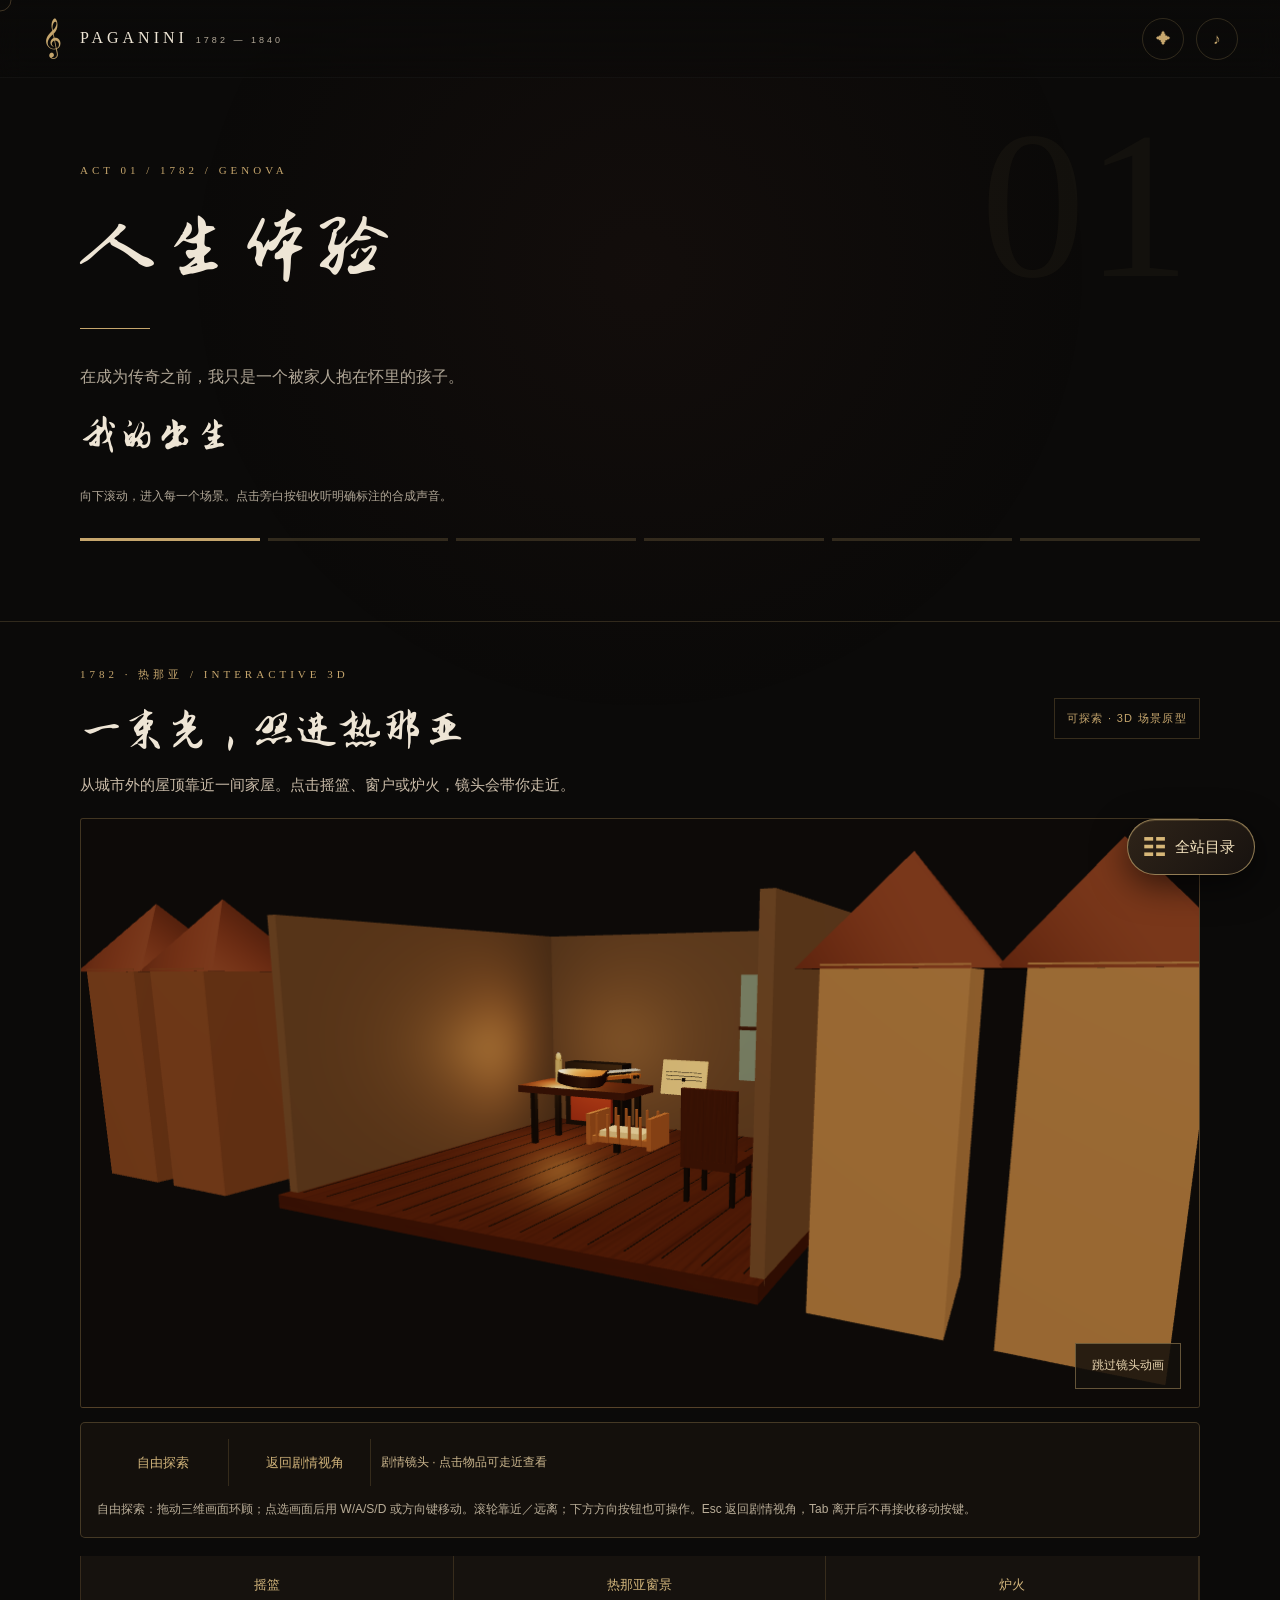
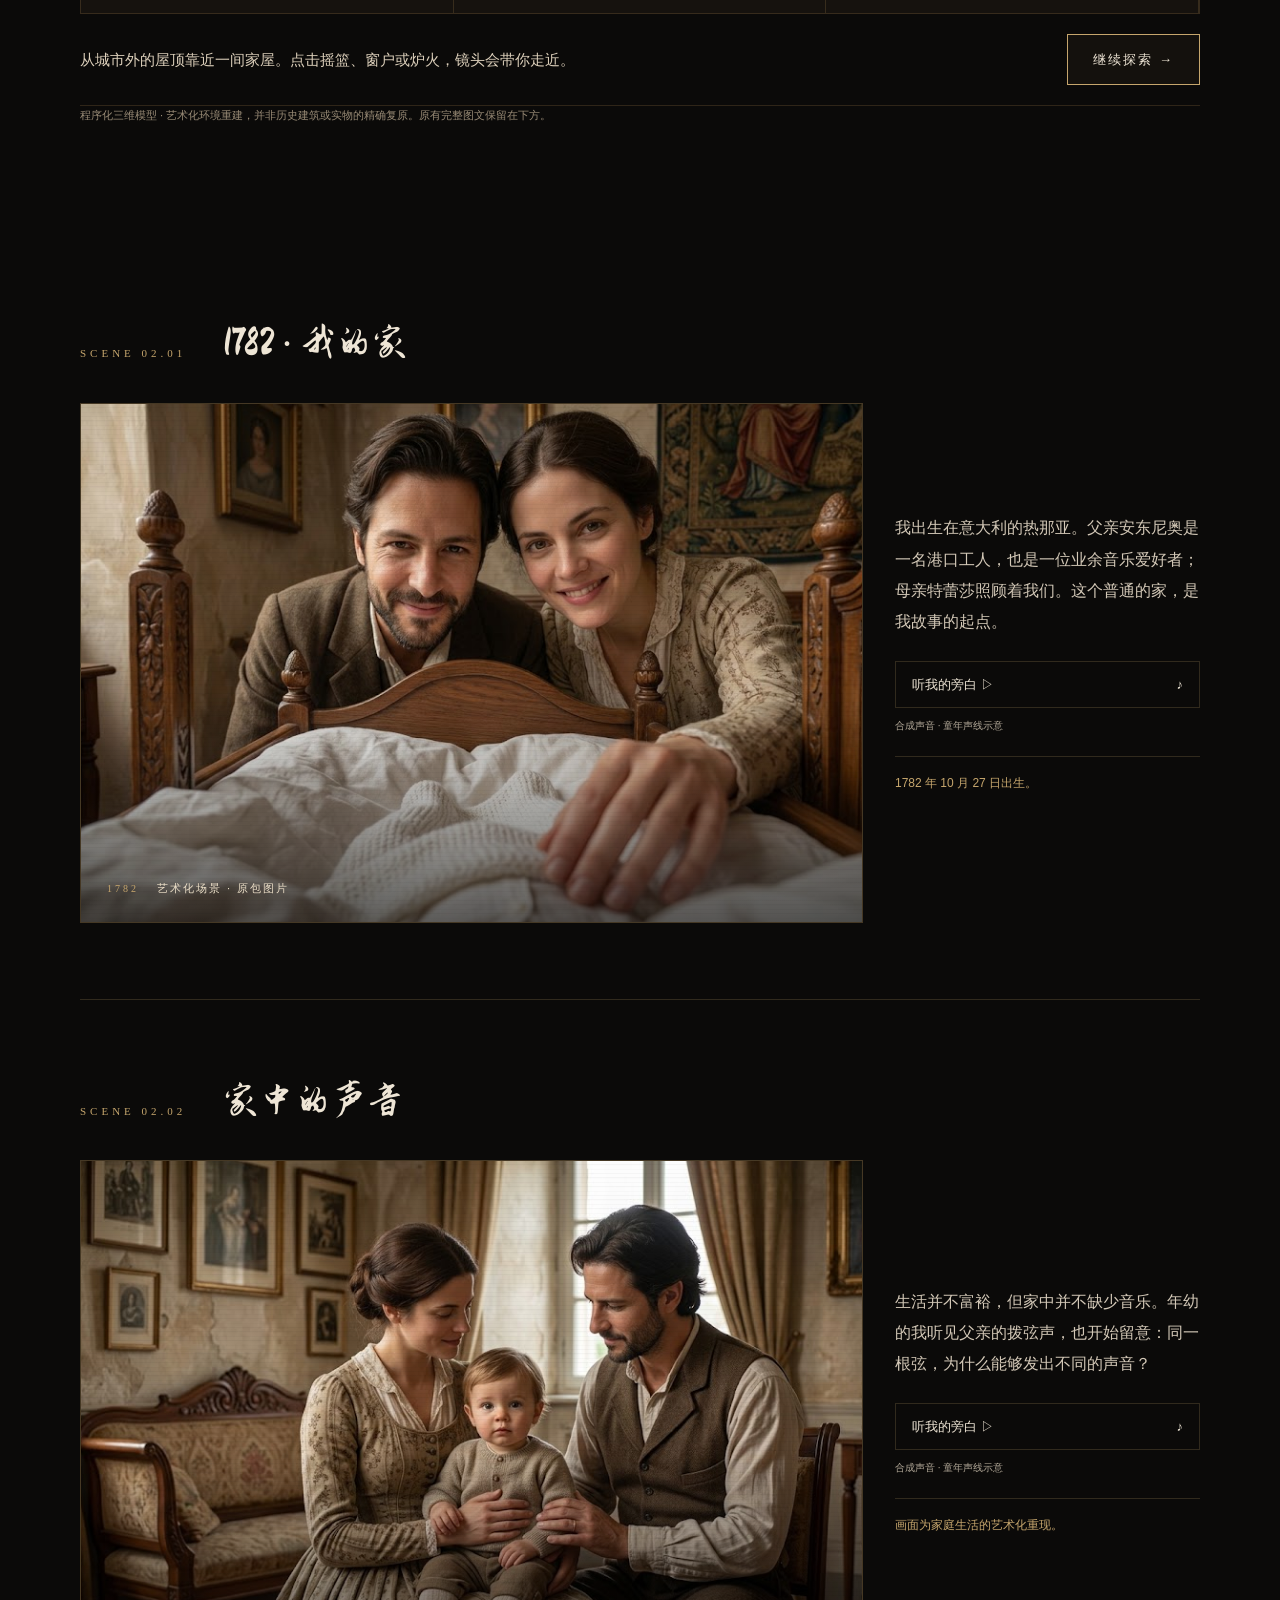
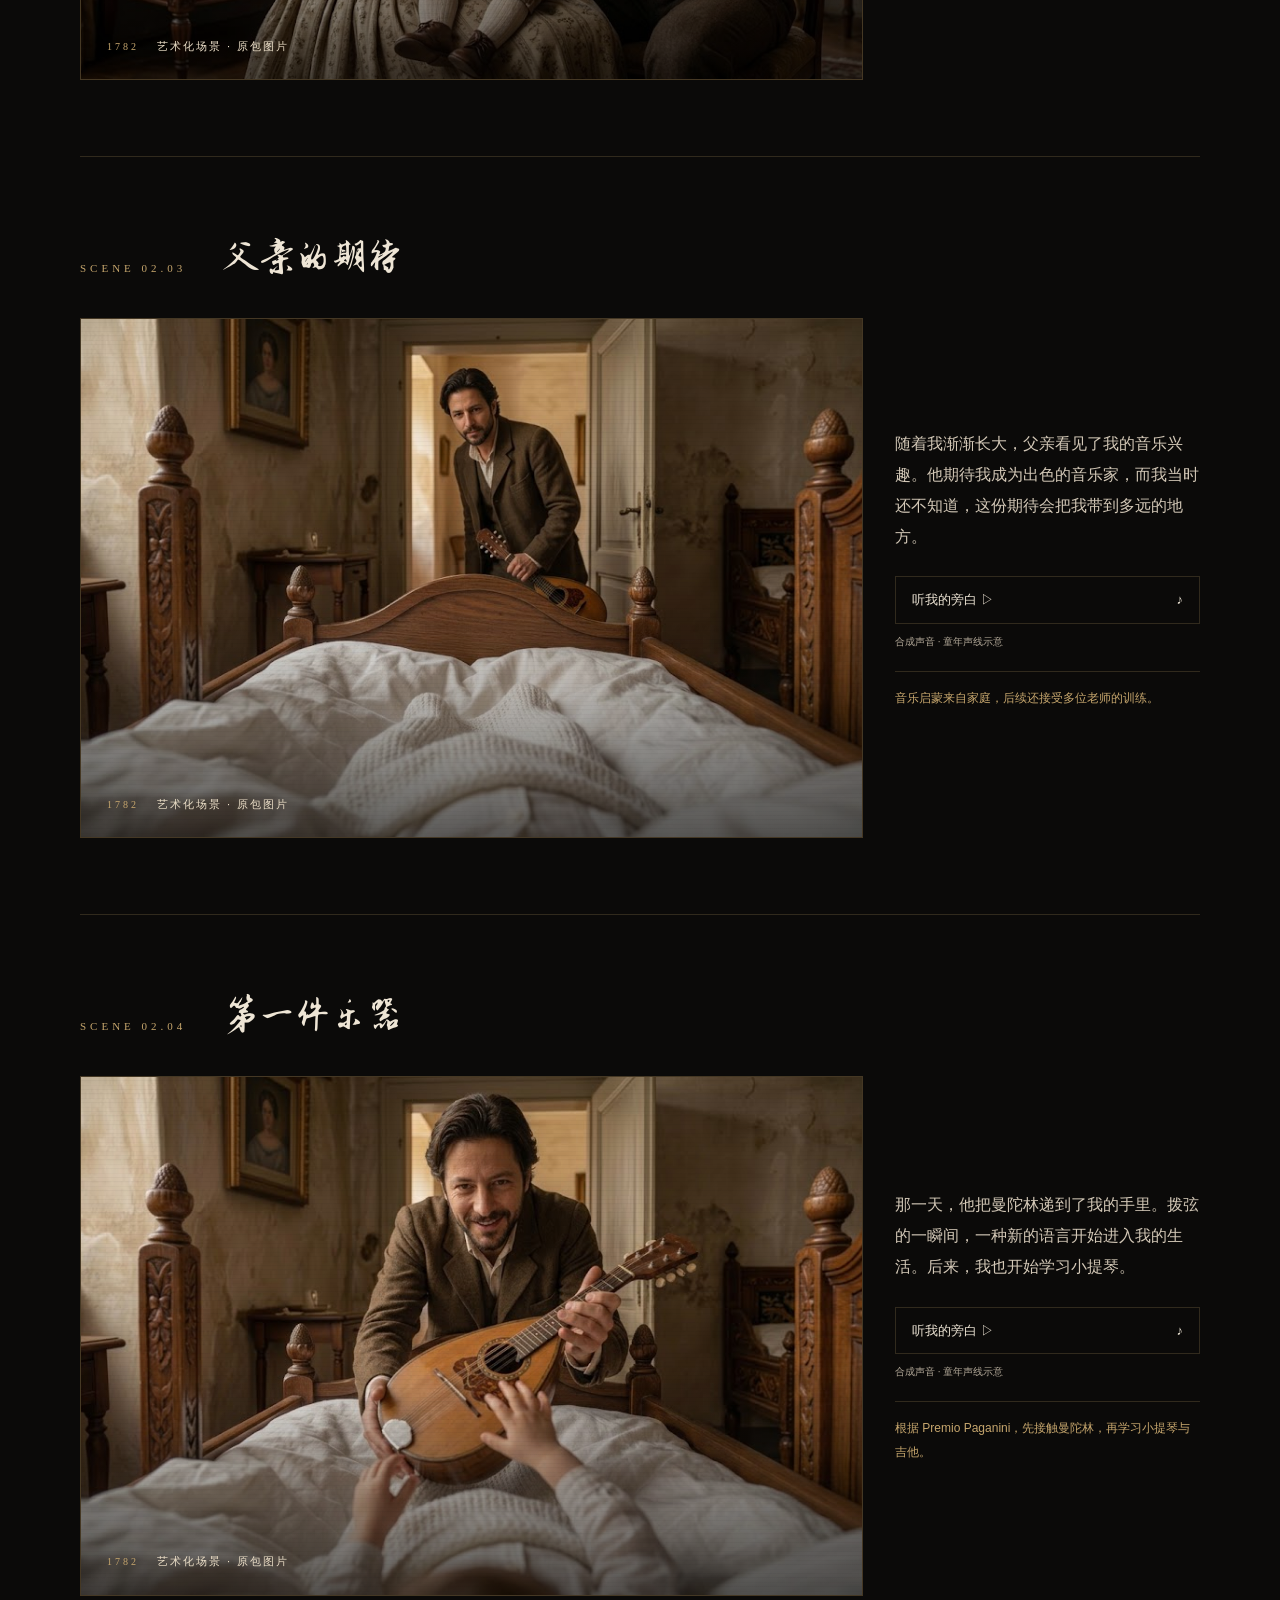
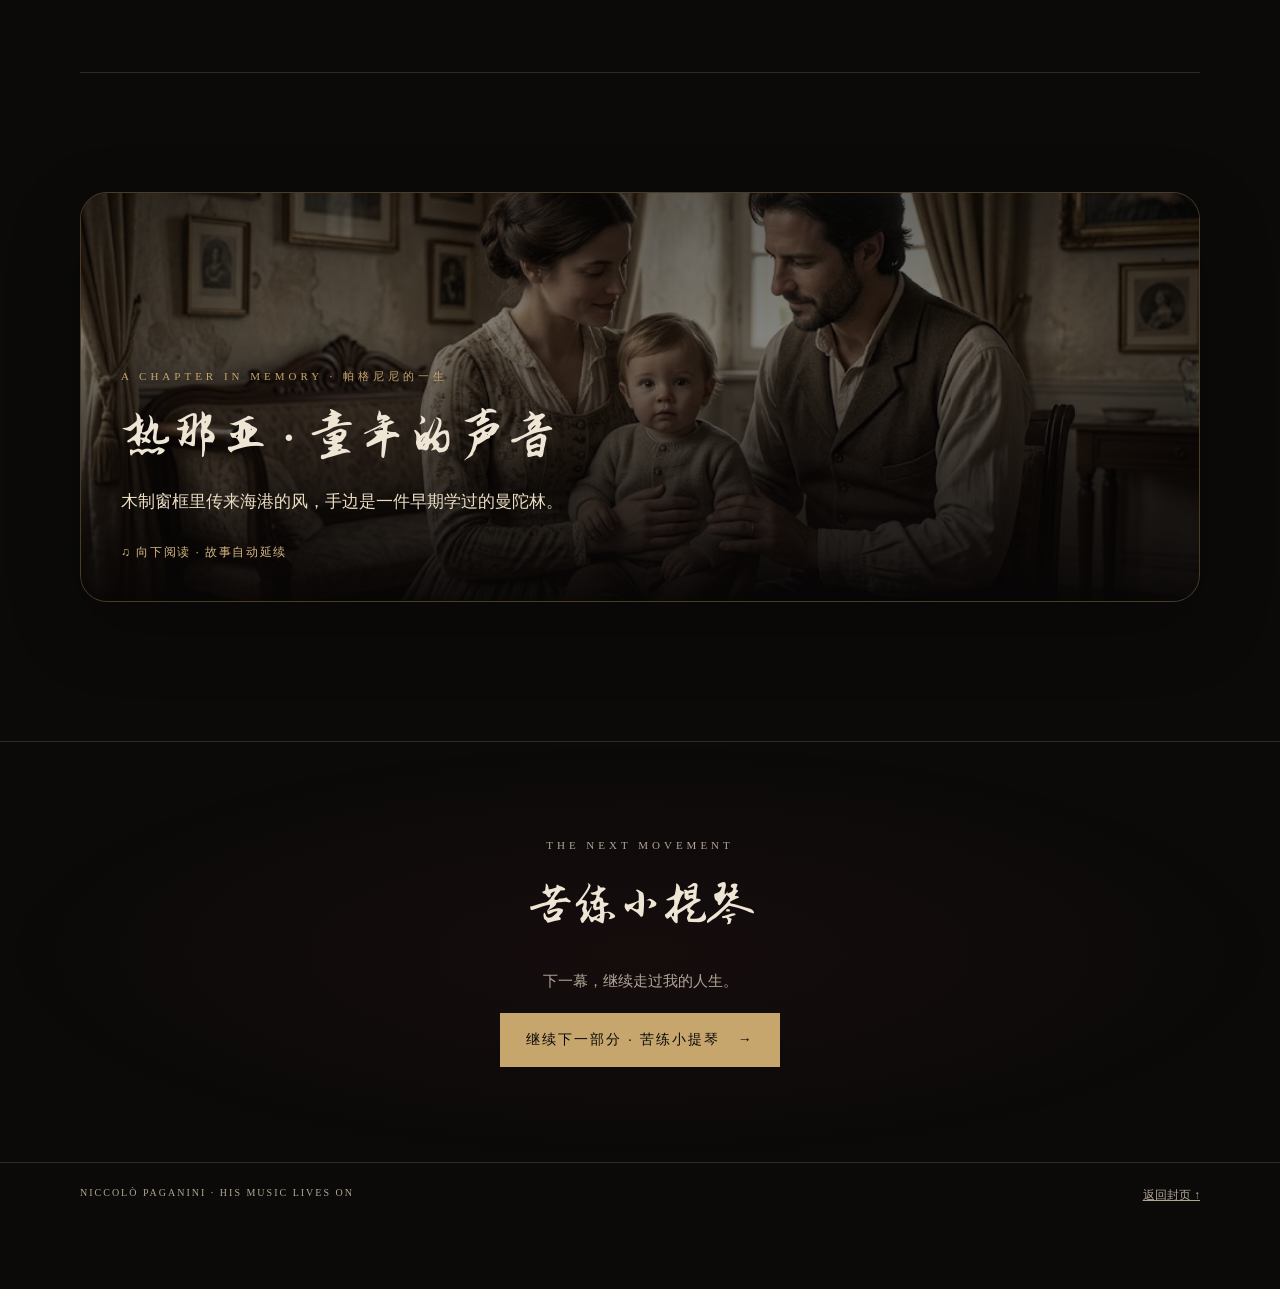
<file: life/scene02.html>
<!doctype html>
<html lang="zh-CN">
  <head>
    <meta charset="utf-8">
    <meta name="viewport" content="width=device-width,initial-scale=1">
    <title>人生体验 · 我的出生｜帕格尼尼</title>
    <meta name="description" content="化身帕格尼尼，以第一视角走过他的人生，聆听作品，并体验曼陀林、小提琴与吉他。">
    <link rel="preconnect" href="https://fonts.googleapis.com">
    <link rel="preconnect" href="https://fonts.gstatic.com" crossorigin>
    <link
      href="https://fonts.googleapis.com/css2?family=Zhi+Mang+Xing&display=swap"
      rel="stylesheet"
    >
    <style>
      /* 所有页面共用：古典剧场、旧乐谱与暗金色。电脑设计宽度 ≥ 1024px。 */
      @font-face {
        font-family:"Zhi Mang Xing";
        src:url("../assets/fonts/ZhiMangXing-Regular.ttf") format("truetype");
        font-display:swap
      }

      :root {
        --bg:#0b0a09;
        --panel:#171410;
        --paper:#ebdfc6;
        --ink:#302719;
        --gold:#c6a66d;
        --red:#7b2634;
        --text:#eee5d5;
        --muted:#b1a797;
        --line:#c6a66d35;
        --pointer-x:50%;
        --pointer-y:30%;
        color-scheme:dark
      }

      * {
        box-sizing:border-box
      }

      html {
        scroll-behavior:smooth;
        scroll-padding-top:90px
      }

      body {
        margin:0;
        min-width:1024px;
        background:var(--bg);
        color:var(--text);
        font-family:"Microsoft YaHei","PingFang SC",sans-serif;
        font-size:15px;
        line-height:1.95
      }

      body::before {
        content:"";
        position:fixed;
        inset:0;
        z-index:-1;
        background:radial-gradient(ellipse at var(--pointer-x) var(--pointer-y),#65322616,transparent 50%);
        pointer-events:none
      }

      button,input,select {
        font:inherit
      }

      button,a,input,select {
        touch-action:manipulation
      }

      a {
        color:inherit
      }

      button {
        color:inherit;
        background:none;
        cursor:pointer
      }

      button:disabled {
        cursor:default;
        opacity:.55
      }

      a,button,input,select {
        outline-offset:6px
      }

      a:focus-visible,button:focus-visible,input:focus-visible,select:focus-visible {
        outline:2px solid var(--gold)
      }

      [hidden] {
        display:none!important
      }

      img {
        display:block;
        max-width:100%
      }

      h1,h2,.chapter-title {
        font-family:"Zhi Mang Xing", "KaiTi", "STKaiti", "DFKai-SB",cursive;
        font-weight:400;
        line-height:1.2
      }

      h1 {
        font-size:82px;
        letter-spacing:5px;
        margin:18px 0 26px
      }

      h2 {
        font-size:48px;
        margin:12px 0 24px
      }

      h3 {
        font-size:22px;
        font-weight:500;
        line-height:1.6
      }

      p {
        margin:0 0 18px
      }

      .eyebrow {
        font:11px/1.6 Georgia,serif;
        letter-spacing:4px;
        color:var(--gold);
        text-transform:uppercase
      }

      .small {
        font-size:12px;
        color:var(--muted)
      }

      .gold {
        color:var(--gold)
      }

      .muted {
        color:var(--muted)
      }

      .wrap {
        width:1120px;
        max-width:calc(100% - 112px);
        margin:auto
      }

      .skip {
        position:fixed;
        top:-90px;
        left:30px;
        z-index:200;
        background:var(--paper);
        color:var(--ink);
        padding:12px
      }

      .skip:focus {
        top:20px
      }

      .site-header {
        height:78px;
        position:fixed;
        inset:0 0 auto;
        z-index:50;
        padding:0 42px;
        display:flex;
        align-items:center;
        justify-content:space-between;
        background:linear-gradient(#0b0a09ee,#0b0a0966);
        backdrop-filter:blur(12px);
        border-bottom:1px solid #ffffff08
      }

      .wordmark {
        text-decoration:none;
        display:flex;
        gap:14px;
        align-items:center;
        letter-spacing:4px;
        font:16px Georgia,serif
      }

      .wordmark b {
        font-size:34px;
        color:var(--gold);
        font-weight:400
      }

      .wordmark small {
        font:9px/1.5 Arial,sans-serif;
        letter-spacing:3px;
        color:var(--muted)
      }

      .header-actions {
        display:flex;
        gap:12px;
        align-items:center
      }

      .icon-button,.journey-toggle {
        border:1px solid var(--line);
        border-radius:50%;
        width:42px;
        height:42px;
        display:grid;
        place-items:center;
        line-height:1;
        color:var(--gold);
        transition:background .2s
      }

      .icon-button:hover,.journey-toggle:hover {
        background:#c6a66d20
      }

      .journey-toggle {
        font-size:20px
      }

      .journey-panel {
        position:fixed;
        top:88px;
        right:32px;
        width:300px;
        padding:24px;
        background:#15120ff5;
        border:1px solid var(--line);
        box-shadow:0 20px 80px #0009;
        z-index:60
      }

      .journey-panel h2 {
        font-size:30px;
        margin:0 0 18px
      }

      .journey-panel ol {
        padding-left:26px;
        margin:0
      }

      .journey-panel li {
        font-size:13px;
        padding:7px 0;
        color:var(--muted)
      }

      .journey-panel li.current {
        color:var(--paper)
      }

      .journey-panel li.current::after {
        content:" · 当前";
        color:var(--gold);
        font-size:11px
      }

      .journey-panel .small {
        margin:16px 0 0
      }

      .home-corner {
        position:fixed;
        bottom:24px;
        left:26px;
        z-index:45;
        color:var(--paper);
        text-decoration:none;
        font-size:12px;
        background:#0b0a09e8;
        border:1px solid var(--line);
        padding:9px 16px;
        border-radius:30px
      }

      .home-corner:hover {
        background:var(--red)
      }

      .read-progress {
        height:2px;
        position:fixed;
        top:77px;
        left:0;
        background:var(--gold);
        width:0;
        z-index:55
      }

      .btn {
        display:inline-flex;
        align-items:center;
        justify-content:center;
        gap:18px;
        min-height:50px;
        padding:12px 25px;
        border:1px solid var(--gold);
        text-decoration:none;
        font-size:14px;
        letter-spacing:2px;
        background:#c6a66d0c;
        transition:background .25s,transform .25s
      }

      .btn:hover {
        background:var(--gold);
        color:var(--bg);
        transform:translateY(-2px)
      }

      .btn.primary {
        background:var(--gold);
        color:var(--bg)
      }

      .btn.primary:hover {
        background:#e2c997
      }

      .btn.subtle {
        border-color:var(--line);
        color:var(--muted)
      }

      .button-row {
        display:flex;
        gap:16px;
        align-items:center;
        flex-wrap:wrap
      }

      .chapter-hero {
        padding:162px 0 80px;
        border-bottom:1px solid var(--line);
        position:relative;
        overflow:hidden
      }

      .chapter-hero .intro {
        max-width:690px;
        color:var(--muted);
        font-size:16px
      }

      .chapter-number {
        position:absolute;
        right:7%;
        top:100px;
        font:210px/1 Georgia,serif;
        color:#c6a66d0c;
        pointer-events:none
      }

      .chapter-hero .rule {
        height:1px;
        width:70px;
        background:var(--gold);
        margin:32px 0
      }

      .section {
        padding:84px 0
      }

      .section+.section {
        border-top:1px solid var(--line)
      }

      .two-col {
        display:grid;
        grid-template-columns:1fr 1fr;
        gap:64px;
        align-items:center
      }

      .section-title {
        max-width:650px
      }

      .section-lead {
        color:var(--muted);
        max-width:650px
      }

      .note-box {
        padding:23px 27px;
        border-left:2px solid var(--gold);
        background:#c6a66d09;
        color:var(--muted)
      }

      .source-note {
        font-size:12px;
        color:var(--muted);
        margin-top:24px
      }

      .source-note a {
        color:var(--gold);
        text-underline-offset:4px
      }

      .next-part {
        padding:95px 50px;
        text-align:center;
        border-top:1px solid var(--line);
        background:radial-gradient(ellipse at center,#65212b20,transparent 70%)
      }

      .next-part h2 {
        font-size:50px;
        margin:20px 0 32px
      }

      .next-part p {
        color:var(--muted)
      }

      .site-footer {
        padding:24px 80px 85px;
        border-top:1px solid var(--line);
        display:flex;
        justify-content:space-between;
        color:var(--muted);
        font:10px Georgia,serif;
        letter-spacing:2px
      }

      .site-footer a {
        letter-spacing:0;
        font:12px "Microsoft YaHei",sans-serif
      }

      .motion-ready .reveal {
        opacity:0;
        transform:translateY(28px);
        transition:opacity .85s,transform .85s
      }

      .motion-ready .reveal.visible {
        opacity:1;
        transform:none
      }

      .note-field {
        position:fixed;
        inset:0;
        pointer-events:none;
        z-index:-1;
        overflow:hidden
      }

      .floating-note {
        position:absolute;
        bottom:-100px;
        color:var(--gold);
        opacity:0;
        font:25px Georgia,serif;
        animation:note-drift 22s linear infinite
      }

      .cursor-note {
        position:fixed;
        z-index:90;
        pointer-events:none;
        color:var(--gold);
        font-size:20px;
        animation:note-pop .8s ease-out forwards
      }

      .cursor-dot {
        position:fixed;
        pointer-events:none;
        z-index:89;
        border:1px solid #c6a66d70;
        width:23px;
        height:23px;
        border-radius:50%;
        transform:translate(-50%,-50%);
        transition:width .2s,height .2s;
        opacity:.65
      }

      .toast {
        position:fixed;
        right:30px;
        bottom:28px;
        z-index:100;
        max-width:440px;
        background:#201a13f5;
        border:1px solid var(--gold);
        padding:15px 22px;
        font-size:13px;
        box-shadow:0 12px 45px #0008
      }

      /* 封面：自由布局的肖像、恶魔剪影、流动琴弦。 */
      .cover {
        min-height:930px;
        height:100vh;
        position:relative;
        overflow:hidden;
        padding:190px 8% 130px
      }

      .cover::before {
        content:"";
        position:absolute;
        inset:0;
        background:linear-gradient(90deg,#0b0a09 2%,#0b0a09b0 55%,#39101820),url("../assets/images/hero-devil.svg") 70% 40%/cover no-repeat;
        pointer-events:none
      }

      .cover-copy {
        position:relative;
        z-index:3;
        width:57%
      }

      .cover h1 {
        font-size:116px;
        letter-spacing:8px;
        line-height:1.13;
        margin:24px 0 20px
      }

      .cover h1 span {
        display:block;
        font-size:48px;
        color:var(--gold);
        margin-bottom:10px
      }

      .cover .intro {
        width:450px;
        color:var(--muted);
        font-size:16px
      }

      .cover-caption {
        position:absolute;
        left:8%;
        top:110px;
        z-index:3
      }

      .cover-portrait {
        position:absolute;
        right:12%;
        top:23%;
        width:29%;
        height:55%;
        transform:rotate(6deg);
        border:1px solid #c6a66d66;
        padding:9px;
        background:#130f0a;
        box-shadow:0 35px 100px #000c;
        z-index:2;
        animation:portrait-breathe 9s ease-in-out infinite
      }

      .cover-portrait img {
        height:100%;
        width:100%;
        object-fit:cover;
        filter:sepia(.25) contrast(1.08)
      }

      .cover-portrait::after {
        content:"THE DEVIL’S VIOLINIST";
        position:absolute;
        bottom:-40px;
        left:0;
        letter-spacing:4px;
        font:11px Georgia,serif;
        color:var(--gold)
      }

      .cover-date {
        position:absolute;
        right:5%;
        top:17%;
        writing-mode:vertical-rl;
        letter-spacing:6px;
        font:12px Georgia,serif;
        color:var(--muted);
        z-index:3
      }

      .cover-string {
        position:absolute;
        height:1px;
        width:65%;
        background:linear-gradient(90deg,transparent,#c6a66d70,transparent);
        transform:rotate(-26deg);
        right:-5%;
        top:30%;
        pointer-events:none
      }

      .cover-string:nth-of-type(2) {
        top:39%
      }

      .cover-string:nth-of-type(3) {
        top:63%
      }

      .cover-tag {
        font-size:12px;
        letter-spacing:3px;
        border-left:1px solid var(--red);
        padding-left:18px;
        color:var(--gold);
        margin:30px 0
      }

      .cover-bottom {
        position:absolute;
        bottom:50px;
        left:8%;
        right:7%;
        display:flex;
        justify-content:space-between;
        align-items:center;
        border-top:1px solid var(--line);
        padding-top:24px;
        z-index:4
      }

      .cover-bottom span {
        color:var(--muted);
        font:10px Georgia,serif;
        letter-spacing:3px
      }

      .cover-bottom .btn {
        min-width:250px
      }

      .cover-after {
        padding:65px 8%;
        display:flex;
        gap:70px;
        color:var(--muted);
        border-top:1px solid var(--line)
      }

      .cover-after .large-note {
        font-size:70px;
        color:var(--gold);
        line-height:1
      }

      .cover-after h2 {
        font-size:36px;
        color:var(--paper);
        margin:0 0 12px
      }

      .cover-after p {
        max-width:800px
      }

      /* 用户点击后才解锁开场；无 JS 时此面板保持隐藏。 */
      .opening-overlay {
        position:fixed;
        inset:0;
        background:radial-gradient(ellipse,#36291c,#080706 70%);
        z-index:110;
        display:flex;
        flex-direction:column;
        align-items:center;
        justify-content:center;
        text-align:center;
        overflow:hidden
      }

      .opening-overlay .eyebrow {
        margin-bottom:25px
      }

      .opening-overlay h2 {
        font-size:42px
      }

      .book {
        width:440px;
        height:285px;
        position:relative;
        perspective:1000px;
        margin:16px 0 45px;
        transform:rotate(-7deg)
      }

      .book-page {
        position:absolute;
        width:50%;
        height:100%;
        background:var(--paper);
        color:var(--ink);
        box-shadow:0 15px 70px #000a;
        top:0;
        padding:40px 23px
      }

      .book-page.left {
        left:0;
        transform-origin:right;
        border-radius:4px 0 0 4px;
        transform:rotateY(60deg)
      }

      .book-page.right {
        right:0;
        transform-origin:left;
        transform:rotateY(-60deg);
        border-radius:0 4px 4px 0
      }

      .book-page .staff {
        height:60px;
        margin:15px 0;
        background:repeating-linear-gradient(transparent 0 8px,#705c4070 8px 9px,transparent 9px 12px);
        font-size:27px;
        line-height:60px;
        letter-spacing:10px
      }

      .opening-overlay.opening-play .book-page.left {
        animation:book-left 1.25s ease forwards
      }

      .opening-overlay.opening-play .book-page.right {
        animation:book-right 1.25s ease forwards
      }

      .opening-overlay.dismiss {
        animation:intro-away .5s ease forwards;
        pointer-events:none
      }

      .opening-choice {
        display:flex;
        gap:14px;
        align-items:center
      }

      .opening-overlay .small {
        max-width:470px;
        margin:18px 0 0
      }

      .opening-overlay button.subtle {
        background:none
      }

      .opening-overlay .book-page p {
        font:12px Georgia,serif;
        letter-spacing:3px
      }

      /* 每页进出均使用同一覆盖层；默认不挡页面。 */
      .transition {
        position:fixed;
        inset:0;
        z-index:120;
        visibility:hidden;
        pointer-events:none;
        overflow:hidden;
        --shut:0
      }

      .transition.active {
        visibility:visible
      }

      .transition .curtain {
        position:absolute;
        top:0;
        bottom:0;
        width:51%;
        background:repeating-linear-gradient(90deg,#320c16 0,#741f32 7%,#330d18 16%);
        box-shadow:inset 0 -18px 30px #0009;
        transition:transform .6s cubic-bezier(.77,0,.18,1)
      }

      .transition .curtain.left {
        left:0;
        transform:translateX(-103%);
        border-right:2px solid #c6a66d
      }

      .transition .curtain.right {
        right:0;
        transform:translateX(103%);
        border-left:2px solid #c6a66d
      }

      .transition.closed .curtain {
        transform:translateX(0)
      }

      .transition-badge {
        position:absolute;
        left:50%;
        top:50%;
        transform:translate(-50%,-50%);
        opacity:0;
        text-align:center;
        transition:opacity .25s;
        color:var(--paper);
        font:28px Georgia,serif;
        letter-spacing:5px
      }

      .transition.closed .transition-badge {
        opacity:1
      }

      .transition[data-theme="score"] .curtain {
        background:repeating-linear-gradient(0deg,transparent 0 28px,#67533544 28px 29px,transparent 29px 42px),var(--paper);
        border-color:#766342
      }

      .transition[data-theme="score"] .transition-badge {
        color:var(--ink)
      }

      .transition[data-theme="instrument"] .transition-badge {
        font-size:52px
      }

      .transition[data-theme="reflection"] .transition-badge {
        font-size:44px;
        color:#e2bd92
      }

      /* 人生剧场：图片是底层，镜头与局部矢量动作分别控制。 */
      .life-hero {
        min-height:460px;
        padding-bottom:65px
      }

      .life-hero h1 {
        font-size:68px
      }

      .life-intro {
        padding-top:130px
      }

      .scene-title {
        display:flex;
        align-items:baseline;
        gap:28px;
        margin-bottom:22px
      }

      .scene-title h2 {
        font-size:40px;
        margin:0
      }

      .scene-title .eyebrow {
        min-width:115px
      }

      .life-scene {
        padding:76px 0;
        border-bottom:1px solid var(--line)
      }

      .scene-grid {
        display:grid;
        grid-template-columns:1fr 305px;
        gap:32px;
        align-items:center
      }

      .scene-frame {
        position:relative;
        height:520px;
        overflow:hidden;
        background:#19130c;
        border:1px solid #c6a66d40;
        isolation:isolate
      }

      .scene-frame .scene-photo {
        position:absolute;
        inset:0;
        height:100%;
        width:100%;
        object-fit:cover;
        transform:scale(1.03);
        animation:camera-drift 18s ease-in-out infinite alternate
      }

      .scene-frame::after {
        content:"";
        position:absolute;
        inset:0;
        background:linear-gradient(0deg,#0009,transparent 45%);
        z-index:4;
        pointer-events:none
      }

      .scene-frame .film-grain {
        position:absolute;
        inset:0;
        z-index:5;
        pointer-events:none;
        background:repeating-linear-gradient(0deg,#0000 0 3px,#0002 4px 4.4px);
        opacity:.24
      }

      .scene-frame .scene-label {
        position:absolute;
        bottom:22px;
        left:26px;
        color:#ecdfc8;
        font-size:11px;
        letter-spacing:2px;
        z-index:8
      }

      .scene-frame .scene-label span {
        font:10px Georgia,serif;
        letter-spacing:3px;
        margin-right:18px;
        color:var(--gold)
      }

      .scene-aside p {
        font-size:16px;
        color:#d3c8b7
      }

      .scene-aside .fact {
        font-size:12px;
        color:var(--gold);
        border-top:1px solid var(--line);
        padding-top:15px;
        margin-top:20px
      }

      .narrate {
        width:100%;
        text-align:left;
        border:1px solid var(--line);
        padding:10px 16px;
        display:flex;
        justify-content:space-between;
        align-items:center;
        font-size:13px;
        margin-top:24px
      }

      .narrate.speaking {
        border-color:var(--gold);
        background:#c6a66d18
      }

      .voice-label {
        font-size:10px;
        color:var(--muted);
        display:block;
        margin:8px 0
      }

      .chapter-strip {
        display:flex;
        gap:8px;
        margin:30px 0 0
      }

      .chapter-strip span {
        flex:1;
        height:3px;
        background:var(--line)
      }

      .chapter-strip span.done {
        background:var(--gold)
      }

      .prologue-stage {
        position:relative;
        height:580px;
        background:radial-gradient(ellipse at 50% 35%,#e0c29135,transparent 60%),#100e0b;
        border:1px solid var(--line);
        overflow:hidden
      }

      .prologue-stage .stage-art {
        height:100%;
        width:100%
      }

      .prologue-stage .staff-lines {
        position:absolute;
        inset:18% 2%;
        background:repeating-linear-gradient(0deg,transparent 0 37px,#c6a66d15 38px 39px);
        transform:rotate(-10deg);
        pointer-events:none
      }

      .prologue-stage iframe,.prologue-stage video {
        position:absolute;
        inset:0;
        width:100%;
        height:100%;
        border:0;
        background:#000;
        z-index:8
      }

      .performance-button {
        position:absolute;
        left:30px;
        bottom:26px;
        z-index:10
      }

      .prologue-aside {
        padding:30px;
        border-left:1px solid var(--line)
      }

      .prologue-layout {
        display:grid;
        grid-template-columns:2.2fr 1fr;
        gap:30px
      }

      .prologue-notes {
        font-size:30px;
        color:var(--gold);
        letter-spacing:12px;
        animation:notation-sway 4s ease-in-out infinite
      }

      .side-quote {
        font-family:"KaiTi",serif;
        font-size:25px;
        color:var(--paper);
        margin:35px 0
      }

      .day-shade {
        position:absolute;
        inset:0;
        z-index:3;
        background:linear-gradient(90deg,#081b4077,#150a17a6);
        opacity:var(--night,0);
        transition:opacity 1s;
        pointer-events:none
      }

      .window-sky {
        position:absolute;
        width:12%;
        height:45%;
        left:6%;
        top:3%;
        z-index:2;
        background:#162849;
        opacity:var(--night,0);
        mix-blend-mode:multiply;
        transition:opacity 1s;
        pointer-events:none
      }

      .practice-sheet {
        position:absolute;
        z-index:6;
        right:32%;
        top:43%;
        width:18%;
        height:22%;
        background:var(--paper);
        border:1px solid #9c784d;
        transform:rotate(-7deg);
        color:#6c5739;
        box-shadow:0 4px 20px #0008;
        padding:14px;
        font:26px Georgia,serif;
        line-height:1.35
      }

      .practice-sheet.flipping {
        animation:sheet-flip .55s ease
      }

      .practice-sheet::before {
        content:"";
        position:absolute;
        inset:14px;
        background:repeating-linear-gradient(transparent 0 12px,#8e795f77 13px 14px);
        pointer-events:none
      }

      .practice-sheet span {
        position:relative
      }

      .practice-controls {
        background:#15110d;
        border:1px solid var(--line);
        margin-top:25px;
        padding:22px;
        display:flex;
        align-items:center;
        justify-content:space-between;
        gap:24px
      }

      .practice-meter {
        display:flex;
        align-items:center;
        gap:18px
      }

      .practice-meter strong {
        font:38px Georgia,serif;
        color:var(--gold)
      }

      .practice-meter label {
        font-size:12px;
        color:var(--muted)
      }

      .practice-meter progress {
        width:140px;
        height:5px;
        accent-color:var(--gold)
      }

      .practice-caption {
        font-size:13px;
        color:var(--muted);
        min-width:245px
      }

      .performer-layer {
        position:absolute;
        z-index:6;
        bottom:0;
        right:0;
        width:52%;
        height:95%;
        pointer-events:none;
        filter:drop-shadow(0 7px 12px #0007)
      }

      .performer-layer .torso {
        transform-origin:55% 65%;
        animation:body-breathe 5.5s ease-in-out infinite
      }

      .performer-layer .bow-arm {
        transform-box:fill-box;
        transform-origin:20% 80%;
        animation:bow-play 2.2s ease-in-out infinite alternate;
        animation-play-state:paused
      }

      .performer-layer .finger {
        transform-box:fill-box;
        transform-origin:center;
        animation:finger-move .45s ease-in-out infinite alternate;
        animation-play-state:paused
      }

      .performer-layer.playing .bow-arm,.performer-layer.playing .finger {
        animation-play-state:running
      }

      .performer-layer.practice-playing .bow-arm {
        animation:practice-bow .8s ease-in-out
      }

      .performer-layer.practice-playing .finger {
        animation:finger-move .18s ease-in-out 4 alternate
      }

      .stage-glow {
        position:absolute;
        z-index:2;
        inset:-40% 10% -20%;
        background:conic-gradient(from 155deg at 50% 0%,transparent, #f1d29322 10deg,transparent 40deg);
        transform-origin:top;
        animation:light-sweep 12s ease-in-out infinite alternate;
        pointer-events:none
      }

      .whisper-trigger {
        position:absolute;
        z-index:9;
        border:1px solid #c6a66daa;
        border-radius:50%;
        width:42px;
        height:42px;
        background:#15110eda;
        color:var(--paper);
        font-size:20px;
        box-shadow:0 0 30px #c6a66d30;
        animation:whisper-pulse 3s ease-in-out infinite
      }

      .whisper-trigger:nth-of-type(1) {
        left:19%;
        top:43%
      }

      .whisper-trigger:nth-of-type(2) {
        left:53%;
        top:34%
      }

      .whisper-trigger:nth-of-type(3) {
        left:78%;
        top:49%
      }

      .whisper-popup {
        position:absolute;
        z-index:10;
        left:15%;
        right:15%;
        top:12%;
        padding:20px 24px;
        background:#0f0c09f5;
        border:1px solid var(--gold);
        text-align:center;
        font-size:18px;
        box-shadow:0 15px 50px #0008
      }

      .whisper-popup button {
        float:right;
        border:0;
        font-size:20px
      }

      .whisper-popup small {
        display:block;
        font-size:10px;
        color:var(--muted);
        margin-top:8px
      }

      .tour-stops {
        display:flex;
        gap:8px;
        flex-wrap:wrap;
        margin:24px 0
      }

      .tour-stops button {
        padding:8px 11px;
        border:1px solid var(--line);
        font:10px Georgia,serif;
        letter-spacing:1px
      }

      .tour-stops button[aria-pressed="true"] {
        background:var(--gold);
        color:var(--bg)
      }

      .tour-caption {
        position:absolute;
        left:30px;
        top:25px;
        z-index:7;
        display:flex;
        flex-direction:column;
        background:#0b0a09b0;
        padding:15px 20px;
        border-left:2px solid var(--gold)
      }

      .tour-caption strong {
        font:26px Georgia,serif;
        letter-spacing:3px
      }

      .tour-caption span {
        font-size:12px;
        color:var(--gold)
      }

      .end-string {
        height:150px;
        display:grid;
        place-items:center;
        position:relative;
        font:32px Georgia,serif;
        letter-spacing:15px
      }

      .end-string::before {
        content:"";
        height:1px;
        position:absolute;
        left:0;
        right:0;
        top:50%;
        background:linear-gradient(90deg,transparent,var(--gold),transparent);
        z-index:-1
      }

      .end-string span {
        background:var(--bg);
        padding:0 30px
      }

      .memory-frame {
        animation:memory-light 15s ease-in-out infinite alternate
      }

      /* 历史档案、作品与影响采用各自独立的阅读布局。 */
      .archive-image {
        position:relative;
        padding:16px;
        border:1px solid var(--line);
        transform:rotate(-3deg);
        background:#17110c
      }

      .archive-image img {
        width:100%;
        max-height:510px;
        object-fit:cover;
        filter:sepia(.1)
      }

      .archive-image figcaption {
        font-size:11px;
        color:var(--muted);
        margin-top:12px;
        letter-spacing:2px
      }

      .archive-tabs {
        display:flex;
        border-bottom:1px solid var(--line);
        gap:25px;
        margin:30px 0
      }

      .archive-tabs button {
        border:0;
        color:var(--muted);
        padding:10px 0;
        border-bottom:2px solid transparent
      }

      .archive-tabs button[aria-selected="true"] {
        border-color:var(--gold);
        color:var(--paper)
      }

      .archive-paper {
        padding:35px;
        background:var(--paper);
        color:var(--ink);
        position:relative;
        box-shadow:0 18px 50px #0005
      }

      .archive-paper .eyebrow {
        color:#876331
      }

      .archive-paper p {
        color:#4f4535
      }

      .archive-paper h3 {
        font-family:"KaiTi",serif;
        font-size:28px;
        margin-top:0
      }

      .evidence {
        display:grid;
        grid-template-columns:1fr 1fr;
        gap:25px;
        margin:35px 0
      }

      .evidence article {
        border:1px solid var(--line);
        padding:28px
      }

      .evidence .legend {
        border-left:2px solid var(--red)
      }

      .evidence .document {
        border-left:2px solid var(--gold)
      }

      details {
        border-bottom:1px solid var(--line);
        padding:20px 0
      }

      summary {
        cursor:pointer;
        color:var(--paper);
        font-size:18px;
        list-style:none;
        display:flex;
        justify-content:space-between;
        align-items:center
      }

      summary::after {
        content:"＋";
        color:var(--gold)
      }

      details[open] summary::after {
        content:"−"
      }

      details p {
        color:var(--muted);
        padding-top:18px;
        margin-bottom:0
      }

      .music-section-label {
        font:70px Georgia,serif;
        color:#c6a66d3d;
        margin-right:25px
      }

      .track {
        display:grid;
        grid-template-columns:175px 1fr;
        gap:38px;
        align-items:center;
        padding:45px 0;
        border-bottom:1px solid var(--line)
      }

      .record-button {
        position:relative;
        width:172px;
        height:172px;
        border:1px solid #a5956d;
        border-radius:50%;
        background:repeating-radial-gradient(circle,#181818 0 1px,#242321 2px 3px,#111 4px 5px);
        box-shadow:0 14px 45px #0009;
        display:grid;
        place-items:center;
        transition:transform .3s
      }

      .record-button:hover {
        transform:scale(1.04)
      }

      .record-disc {
        position:absolute;
        inset:0;
        border-radius:50%;
        animation:record-spin 4s linear infinite;
        animation-play-state:paused;
        background:conic-gradient(transparent,#ffffff10,transparent 30%,#ffffff12,transparent);
        pointer-events:none
      }

      .record-button .label {
        position:relative;
        width:68px;
        height:68px;
        border-radius:50%;
        background:var(--red);
        display:grid;
        place-items:center;
        font:22px Georgia,serif;
        border:1px solid var(--gold);
        box-shadow:inset 0 0 0 6px #0002;
        z-index:2
      }

      .track.playing .record-disc {
        animation-play-state:running
      }

      .record-button .play-symbol {
        position:absolute;
        bottom:-34px;
        font-size:12px;
        color:var(--gold);
        width:170px
      }

      .track h2 {
        font-size:36px;
        margin:8px 0 12px
      }

      .track p {
        color:var(--muted);
        max-width:740px;
        font-size:14px
      }

      .track .eyebrow {
        font-size:10px
      }

      .track-controls {
        display:flex;
        gap:18px;
        align-items:center;
        font-size:12px;
        color:var(--gold);
        margin-top:18px
      }

      .track-progress {
        height:4px;
        flex:1;
        accent-color:var(--gold);
        max-width:400px
      }

      .track-time {
        min-width:95px;
        letter-spacing:1px
      }

      .track-info {
        min-width:0
      }

      .track-status {
        font-size:11px;
        color:var(--muted);
        margin-top:10px
      }

      .track.unavailable .record-button {
        filter:grayscale(1);
        opacity:.5
      }

      .listening-hint {
        border-top:1px solid var(--line);
        border-bottom:1px solid var(--line);
        display:flex;
        align-items:center;
        gap:24px;
        padding:23px 0;
        font-size:13px;
        color:var(--muted)
      }

      .listening-hint b {
        color:var(--gold);
        font-size:28px
      }

      .audio-credit {
        font-size:11px;
        color:var(--muted)
      }

      .timeline {
        display:grid;
        grid-template-columns:repeat(4,1fr);
        margin:50px 0;
        border-top:1px solid var(--gold)
      }

      .timeline-item {
        padding:30px 25px 0 0;
        position:relative
      }

      .timeline-item::before {
        content:"";
        position:absolute;
        top:-5px;
        left:0;
        width:9px;
        height:9px;
        border-radius:50%;
        background:var(--gold)
      }

      .timeline-item strong {
        font:32px Georgia,serif;
        color:var(--gold)
      }

      .timeline-item p {
        font-size:13px;
        color:var(--muted);
        margin-top:12px
      }

      .legacy-gallery {
        display:grid;
        grid-template-columns:1.3fr 1fr;
        gap:25px;
        margin-top:35px
      }

      .legacy-gallery figure {
        margin:0
      }

      .legacy-gallery img {
        height:270px;
        width:100%;
        object-fit:cover;
        border:1px solid var(--line)
      }

      .legacy-gallery figcaption {
        font-size:11px;
        color:var(--muted);
        margin-top:10px
      }

      .influence-notes {
        display:grid;
        grid-template-columns:1fr 1fr 1fr;
        gap:30px
      }

      .influence-notes article {
        padding:30px 0;
        border-top:1px solid var(--gold)
      }

      .influence-notes .big {
        font:42px Georgia,serif;
        color:var(--gold)
      }

      .film-pair {
        display:grid;
        grid-template-columns:1fr 1fr;
        gap:40px
      }

      .film-pair article {
        display:grid;
        grid-template-columns:140px 1fr;
        gap:25px
      }

      .film-pair img {
        width:140px;
        height:210px;
        object-fit:cover
      }

      .film-pair p {
        font-size:13px;
        color:var(--muted)
      }

      .legacy-question {
        border:1px solid var(--line);
        padding:25px;
        margin-top:40px
      }

      .legacy-question button {
        margin:12px 12px 0 0
      }

      /* 乐器控制台。实际发声由 instrument-engine.js 管理。 */
      .instrument-workbench {
        background:radial-gradient(ellipse at 70% 30%,#4e352c40,transparent),#15120f;
        border:1px solid var(--line);
        padding:36px
      }

      .instrument-tabs {
        display:flex;
        gap:14px;
        margin-bottom:28px
      }

      .instrument-tabs button {
        border:1px solid var(--line);
        padding:13px 24px;
        flex:1;
        display:flex;
        justify-content:space-between
      }

      .instrument-tabs button[aria-selected="true"] {
        background:var(--gold);
        color:var(--bg)
      }

      .instrument-overview {
        display:grid;
        grid-template-columns:1.5fr 1fr;
        gap:50px;
        align-items:center;
        min-height:260px
      }

      .instrument-art {
        height:260px;
        position:relative;
        display:grid;
        place-items:center
      }

      .instrument-art svg {
        height:245px;
        width:100%;
        overflow:visible;
        filter:drop-shadow(0 15px 22px #0009)
      }

      .instrument-art .string {
        stroke:var(--paper);
        stroke-width:1
      }

      .instrument-art.sounding .string {
        animation:string-vibrate .12s linear infinite alternate
      }

      .instrument-description h2 {
        font-size:40px;
        margin-top:0
      }

      .instrument-description p {
        font-size:13px;
        color:var(--muted)
      }

      .sample-badge {
        display:inline-flex;
        color:var(--gold);
        background:#c6a66d12;
        border:1px solid var(--line);
        padding:7px 12px;
        font-size:12px
      }

      .synth-badge {
        color:#e3bba0;
        border-color:#b38163
      }

      .instrument-toolbar {
        padding:24px 0;
        border-top:1px solid var(--line);
        display:flex;
        gap:26px;
        align-items:center;
        flex-wrap:wrap
      }

      .instrument-toolbar label {
        font-size:12px;
        color:var(--muted);
        display:flex;
        align-items:center;
        gap:10px
      }

      .instrument-toolbar input {
        width:120px;
        accent-color:var(--gold)
      }

      .instrument-toolbar select {
        background:#100e0b;
        border:1px solid var(--line);
        color:var(--paper);
        padding:6px
      }

      .piano-keys {
        position:relative;
        display:flex;
        height:175px;
        margin:16px 0 20px;
        gap:5px
      }

      .note-key {
        height:175px;
        flex:1;
        background:var(--paper);
        color:var(--ink);
        border:0;
        border-bottom:6px solid #af9d7d;
        border-radius:0 0 6px 6px;
        display:flex;
        flex-direction:column;
        align-items:center;
        justify-content:flex-end;
        padding-bottom:20px;
        transition:background .08s,transform .08s
      }

      .note-key.black {
        height:112px;
        background:#171310;
        color:var(--paper);
        border:1px solid #8c7550;
        position:absolute;
        z-index:3;
        width:6.8%;
        top:0;
        padding-bottom:13px;
        border-bottom:5px solid #020202
      }

      .note-key.active {
        background:var(--gold);
        transform:translateY(3px);
        border-bottom-width:3px;
        box-shadow:0 0 25px #c6a66d50
      }

      .note-key kbd {
        font:19px Georgia,serif
      }

      .note-key small {
        font:10px Arial,sans-serif;
        margin-top:8px;
        letter-spacing:1px
      }

      .key-guide {
        display:flex;
        justify-content:space-between;
        color:var(--muted);
        font-size:12px
      }

      .instrument-log {
        font:12px Georgia,serif;
        letter-spacing:2px;
        color:var(--gold);
        height:30px;
        padding-top:8px
      }

      .sample-upload {
        margin-top:36px;
        border-top:1px solid var(--line);
        padding-top:22px
      }

      .sample-upload input {
        font-size:12px;
        max-width:330px
      }

      .sample-upload .small {
        margin-top:10px
      }

      .signal-meter {
        display:flex;
        gap:3px;
        height:22px;
        align-items:flex-end;
        min-width:75px
      }

      .signal-meter i {
        display:block;
        width:4px;
        background:var(--gold);
        height:4px;
        transition:height .2s
      }

      .signal-meter.sounding i {
        animation:signal .5s ease-in-out infinite alternate
      }

      .signal-meter i:nth-child(2n) {
        animation-delay:.2s!important
      }

      .signal-meter i:nth-child(3n) {
        animation-delay:.1s!important
      }

      /* 原感想与资料段落保持内容不变，只重新排版。 */
      .reflection-symbols {
        position:absolute;
        right:12%;
        top:130px;
        font-size:115px;
        color:#c6a66d22;
        display:flex;
        align-items:center;
        gap:30px
      }

      .reflection-symbols .heart {
        color:#7b263480;
        animation:heart-pulse 2.8s ease-in-out infinite
      }

      .reflection-symbols .source-paper {
        font-size:80px;
        transform:rotate(14deg)
      }

      .reflection-card {
        max-width:850px;
        margin:auto;
        padding:55px 62px;
        border:1px solid var(--line);
        background:#17130f;
        position:relative
      }

      .reflection-card::before {
        content:"“";
        position:absolute;
        right:35px;
        top:5px;
        font:110px Georgia,serif;
        color:#c6a66d20
      }

      .reflection-card p {
        font-size:15px;
        color:#d8cebd;
        margin-bottom:26px;
        line-height:2.15
      }

      .reflection-card .opening {
        font-size:23px;
        color:var(--paper)
      }

      .reflection-card .ending {
        font-size:18px;
        text-align:center;
        color:var(--gold)
      }

      .source-list {
        display:flex;
        flex-direction:column;
        gap:16px
      }

      .source-item {
        display:flex;
        gap:24px;
        align-items:flex-start;
        padding:25px;
        background:#15110e;
        border:1px solid var(--line)
      }

      .source-number {
        color:var(--gold);
        font:32px Georgia,serif;
        min-width:45px
      }

      .source-content {
        flex:1;
        min-width:0
      }

      .source-label {
        font-size:14px;
        margin-bottom:7px
      }

      .source-item a {
        font:12px/1.8 Arial,sans-serif;
        color:var(--muted);
        overflow-wrap:anywhere
      }

      .reflection-nav {
        display:flex;
        gap:30px;
        padding:25px 0;
        border-bottom:1px solid var(--line)
      }

      .reflection-nav a {
        color:var(--gold);
        font-size:13px;
        text-underline-offset:8px
      }

      .reflection-lamp {
        position:absolute;
        left:-12px;
        top:0;
        width:2px;
        height:0;
        background:var(--gold);
        transition:height .3s
      }

      .transition[data-theme="score"] {
        perspective:1200px
      }

      .transition[data-theme="score"] .curtain.left {
        transform-origin:right center;
        transform:translateX(-103%) rotateY(58deg)
      }

      .transition[data-theme="score"] .curtain.right {
        transform-origin:left center;
        transform:translateX(103%) rotateY(-58deg)
      }

      .transition[data-theme="score"].closed .curtain {
        transform:translateX(0) rotateY(0)
      }

      .scene-frame video {
        position:absolute;
        inset:0;
        width:100%;
        height:100%;
        object-fit:cover;
        z-index:11
      }

      .scene-frame .performance-button {
        z-index:12
      }

      .source-paper {
        animation:notation-sway 6s ease-in-out infinite
      }

      .hero-heart {
        display:inline-block;
        animation:heart-pulse 2s ease-in-out infinite
      }

      @keyframes note-drift {
        0% {
          transform:translateY(0) rotate(-20deg);
          opacity:0
        }
        15% {
          opacity:.1
        }
        85% {
          opacity:.1
        }
        100% {
          transform:translateY(-115vh) rotate(40deg);
          opacity:0
        }
      }

      @keyframes note-pop {
        from {
          opacity:.8;
          transform:translate(-50%,-50%) scale(.6)
        }
        to {
          opacity:0;
          transform:translate(-50%,-110px) scale(1.4) rotate(20deg)
        }
      }

      @keyframes record-spin {
        to {
          transform:rotate(360deg)
        }
      }

      @keyframes portrait-breathe {
        50% {
          transform:rotate(4deg) translateY(-8px)
        }
      }

      @keyframes book-left {
        to {
          transform:rotateY(0)
        }
      }

      @keyframes book-right {
        to {
          transform:rotateY(0)
        }
      }

      @keyframes intro-away {
        to {
          opacity:0;
          transform:scale(1.07)
        }
      }

      @keyframes camera-drift {
        to {
          transform:scale(1.09) translate(-1%,-.5%)
        }
      }

      @keyframes body-breathe {
        50% {
          transform:translateY(-2px) rotate(.25deg)
        }
      }

      @keyframes bow-play {
        to {
          transform:translateX(24px) rotate(-7deg)
        }
      }

      @keyframes practice-bow {
        50% {
          transform:translateX(35px) rotate(-9deg)
        }
      }

      @keyframes finger-move {
        to {
          transform:translateY(2px) rotate(4deg)
        }
      }

      @keyframes sheet-flip {
        50% {
          transform:rotate(-7deg) rotateY(-90deg)
        }
        100% {
          transform:rotate(-7deg)
        }
      }

      @keyframes light-sweep {
        to {
          transform:rotate(8deg);
          opacity:.7
        }
      }

      @keyframes notation-sway {
        50% {
          transform:translateY(-7px);
          opacity:.65
        }
      }

      @keyframes whisper-pulse {
        50% {
          box-shadow:0 0 28px #c6a66d55
        }
      }

      @keyframes memory-light {
        to {
          filter:sepia(.2) brightness(.85)
        }
      }

      @keyframes string-vibrate {
        to {
          transform:translateX(1px)
        }
      }

      @keyframes signal {
        to {
          height:22px
        }
      }

      @keyframes heart-pulse {
        15% {
          transform:scale(1.1)
        }
        30% {
          transform:scale(1)
        }
        45% {
          transform:scale(1.06)
        }
      }

      /* 减少动态同时控制 CSS 与 JS 粒子，内容永远可读。 */
      html.reduce-motion {
        scroll-behavior:auto
      }

      html.reduce-motion *,html.reduce-motion *::before,html.reduce-motion *::after {
        animation-duration:.01ms!important;
        animation-iteration-count:1!important;
        transition-duration:.01ms!important
      }

      html.reduce-motion .floating-note,html.reduce-motion .cursor-dot {
        display:none
      }

      html.reduce-motion .reveal {
        opacity:1!important;
        transform:none!important
      }

      @media(prefers-reduced-motion:reduce) {
        html {
          scroll-behavior:auto
        }
        *,*::before,*::after {
          animation-duration:.01ms!important;
          animation-iteration-count:1!important;
          transition-duration:.01ms!important
        }
        .floating-note,.cursor-dot {
          display:none
        }
        .reveal {
          opacity:1!important;
          transform:none!important
        }
      }

      .journey-panel {
        width:340px;
        padding:25px
      }

      .journey-panel ol {
        list-style:none;
        padding:0
      }

      .journey-panel li {
        padding:0;
        margin:5px 0
      }

      .journey-panel li.current::after {
        display:none
      }

      .journey-panel a {
        display:grid;
        grid-template-columns:25px 1fr 14px;
        gap:12px;
        align-items:center;
        padding:10px 12px;
        text-decoration:none;
        border:1px solid transparent;
        transition:background .2s,transform .2s
      }

      .journey-panel a:hover,.journey-panel a:focus-visible {
        background:#c6a66d15;
        border-color:#c6a66d65;
        transform:translateX(3px)
      }

      .journey-panel a[aria-current] {
        color:#eee5d5;
        border-color:#c6a66d55;
        background:#c6a66d09
      }

      .directory-number {
        font:11px Georgia,serif;
        color:#c6a66d
      }

      .note-field .floating-note {
        font-size:56px
      }

      .transition.active.closed {
        pointer-events:auto
      }
    

.insert-panel{margin:48px auto 0;padding:30px;border:1px solid rgba(198,166,109,.25);border-radius:22px;background:linear-gradient(180deg,rgba(198,166,109,.08),rgba(23,20,16,.92));box-shadow:0 24px 48px rgba(0,0,0,.22)}
.insert-panel h3{margin:0 0 12px;font-size:30px;font-family:"Zhi Mang Xing","KaiTi",cursive;letter-spacing:2px}
.insert-panel p{margin:10px 0;color:var(--text)}
.choice-grid,.move-grid,.feature-grid{display:grid;grid-template-columns:repeat(auto-fit,minmax(220px,1fr));gap:16px;margin-top:18px}
.choice-btn,.move-btn,.tiny-card{padding:16px 18px;border:1px solid rgba(198,166,109,.35);border-radius:16px;background:rgba(235,223,198,.05);color:var(--text);cursor:pointer;transition:transform .25s ease,border-color .25s ease,background .25s ease}
.choice-btn:hover,.move-btn:hover,.tiny-card:hover{transform:translateY(-2px);border-color:rgba(198,166,109,.7);background:rgba(198,166,109,.12)}
.choice-btn.correct{background:rgba(198,166,109,.18);border-color:#e7c88d}
.choice-btn.wrong{background:rgba(123,38,52,.28);border-color:#d395a6}
.result-box{margin-top:16px;padding:14px 16px;border-radius:16px;background:rgba(0,0,0,.22);border:1px dashed rgba(198,166,109,.35)}
.result-box[data-state="pass"]{border-color:#e7c88d;background:rgba(198,166,109,.1)}
.result-box[data-state="fail"]{border-color:#d395a6;background:rgba(123,38,52,.18)}
.locked-link{pointer-events:none!important;opacity:.4!important;filter:grayscale(1);}
.motion-room{position:relative;min-height:280px;border-radius:18px;overflow:hidden;background:radial-gradient(circle at 20% 20%,rgba(198,166,109,.2),transparent 28%),linear-gradient(135deg,#231b14,#100d0a);border:1px solid rgba(198,166,109,.25);padding:24px}
.motion-room::before{content:"";position:absolute;inset:0;background:linear-gradient(180deg,transparent,rgba(0,0,0,.18))}
.motion-room[data-place="stage"]{background:radial-gradient(circle at 70% 18%,rgba(255,220,158,.22),transparent 26%),linear-gradient(135deg,#3d2414,#100d0a)}
.motion-room[data-place="backstage"]{background:radial-gradient(circle at 30% 18%,rgba(173,139,83,.18),transparent 26%),linear-gradient(135deg,#202018,#100d0a)}
.motion-room[data-place="score"]{background:radial-gradient(circle at 56% 18%,rgba(235,223,198,.2),transparent 30%),linear-gradient(135deg,#372c18,#120f0c)}
.motion-room .room-copy{position:relative;max-width:60ch}
.rg-wrap{margin-top:18px}
.rg-header{display:flex;flex-wrap:wrap;gap:12px;align-items:end;justify-content:space-between;margin-bottom:12px}
.rg-header .meta{display:flex;gap:18px;flex-wrap:wrap;color:var(--muted)}
.rg-header strong{color:var(--gold);font-size:18px}
.rg-canvas{width:100%;height:380px;border-radius:18px;border:1px solid rgba(198,166,109,.25);background:#0d0b09;display:block}
.rg-keys{display:grid;grid-template-columns:repeat(3,1fr);gap:12px;margin-top:14px}
.rg-keys button{padding:14px;border-radius:16px;border:1px solid rgba(198,166,109,.35);background:rgba(235,223,198,.06);color:var(--text);font-weight:700;letter-spacing:.08em;cursor:pointer}
.rg-keys button.hit{transform:translateY(2px);background:rgba(198,166,109,.18)}
.rg-toolbar{display:flex;gap:12px;flex-wrap:wrap;align-items:center;margin-top:14px}
.rg-toolbar .btn{min-width:150px}
.rg-status,.rg-result{margin-top:12px;padding:12px 14px;border-radius:14px;background:rgba(0,0,0,.22);border:1px dashed rgba(198,166,109,.28)}
.rg-result[data-ok="true"]{border-color:#e7c88d;background:rgba(198,166,109,.11)}
.rg-result[data-ok="false"]{border-color:#d395a6;background:rgba(123,38,52,.18)}
.portal-grid{display:grid;grid-template-columns:repeat(auto-fit,minmax(220px,1fr));gap:18px;margin-top:28px}
.portal-card{position:relative;display:block;padding:24px;border-radius:24px;overflow:hidden;border:1px solid rgba(198,166,109,.24);background:linear-gradient(135deg,rgba(198,166,109,.12),rgba(23,20,16,.94));min-height:180px;text-decoration:none}
.portal-card::after{content:"";position:absolute;inset:0;background:radial-gradient(circle at top right,rgba(255,255,255,.08),transparent 28%);pointer-events:none}
.portal-card h3{margin:10px 0 8px;font-size:28px;font-family:"Zhi Mang Xing","KaiTi",cursive}
.portal-card p{margin:0;color:var(--muted)}
.style-chips{display:flex;flex-wrap:wrap;gap:10px;margin-top:12px}
.style-chip{padding:8px 12px;border-radius:999px;border:1px solid rgba(198,166,109,.3);background:rgba(198,166,109,.08);color:var(--text)}




/* ===== 全站精修：动态转场、章节漫游与响应式 ===== */
:root{--cinema-gold:#e5c58a;--cinema-ink:#130e0b}
html{scroll-padding-top:92px}
button,a{transition:filter .24s ease,box-shadow .24s ease,transform .24s ease}
a:hover,button:not(:disabled):hover{filter:brightness(1.12)}
section[id]{scroll-margin-top:98px}
.immersive-skip{position:absolute;left:-10000px;top:auto;width:1px;height:1px;overflow:hidden}
.immersive-skip:focus{left:16px;top:12px;width:auto;height:auto;z-index:100000;padding:10px;background:#fff;color:#000}
.cinema-portal{position:fixed;inset:0;z-index:100000;display:grid;place-items:center;pointer-events:none;opacity:0;visibility:hidden;background:#0c0908;overflow:hidden;transition:opacity .27s ease,visibility .27s ease}
.cinema-portal.is-active{opacity:1;visibility:visible;pointer-events:all}
.cinema-portal .portal-blur{position:absolute;inset:-10%;background:radial-gradient(circle at center,rgba(198,166,109,.16),transparent 38%),linear-gradient(45deg,#100b08,#241811,#100b08);animation:cinemaMist 1.8s ease-in-out infinite alternate}
.cinema-portal .portal-symbol{position:absolute;font:400 clamp(110px,16vw,250px)/1 Georgia,serif;opacity:.22;color:var(--cinema-gold);filter:drop-shadow(0 0 26px rgba(198,166,109,.2));animation:cinemaSymbol .95s cubic-bezier(.1,.7,.3,1) both}
.cinema-portal .portal-sheet{position:absolute;width:min(700px,72vw);height:55vh;border-left:2px solid rgba(198,166,109,.3);border-right:2px solid rgba(198,166,109,.3);opacity:.17;background:repeating-linear-gradient(transparent 0,transparent 20px,rgba(240,214,164,.4) 21px,transparent 22px);transform:rotate(-7deg)}
.cinema-portal .portal-copy{position:relative;z-index:2;text-align:center;padding:36px;max-width:86vw}
.cinema-portal .portal-small{display:block;font:600 12px/2 sans-serif;color:#c8ad81;letter-spacing:.35em}
.cinema-portal .portal-title{font-family:'Zhi Mang Xing','KaiTi',serif;font-size:clamp(38px,5vw,82px);color:#f3e4c9;margin:6px 0 14px;line-height:1.25}
.cinema-portal .portal-subtitle{font-size:15px;color:#c1ad90;letter-spacing:.12em}
.cinema-portal[data-theme=stage] .portal-blur{background:radial-gradient(ellipse at center,rgba(208,163,79,.35),transparent 30%),linear-gradient(90deg,#370a16 0%,#130b0d 22%,#1a0e0d 50%,#130b0d 78%,#370a16 100%)}
.cinema-portal[data-theme=manuscript] .portal-blur{background:linear-gradient(130deg,#2e241b,#110e0b),repeating-linear-gradient(0deg,transparent 0 24px,rgba(235,206,139,.05) 25px 26px)}
.cinema-portal[data-theme=violin] .portal-blur{background:radial-gradient(ellipse at center,rgba(150,81,37,.32),transparent 33%),linear-gradient(140deg,#1d140d,#090809)}
.cinema-portal[data-theme=legacy] .portal-blur{background:radial-gradient(circle at 50% 40%,rgba(82,72,101,.37),transparent 42%),linear-gradient(135deg,#11121c,#090909)}
.cinema-portal[data-theme=instrument] .portal-blur{background:radial-gradient(circle at 50% 42%,rgba(152,106,43,.3),transparent 44%),linear-gradient(135deg,#2b2212,#080909)}
.cinema-portal[data-theme=reflect] .portal-blur{background:radial-gradient(circle at 50% 30%,rgba(134,48,51,.21),transparent 42%),linear-gradient(135deg,#1c1116,#090909)}
.cinema-portal[data-theme=score] .portal-sheet{opacity:.36;transform:rotate(-12deg)}
.cinema-portal[data-theme=manuscript] .portal-sheet{opacity:.26;transform:rotate(5deg)}
.cinema-portal[data-theme=legacy] .portal-symbol{animation:cinemaEcho 1s ease both}
@keyframes cinemaSymbol{from{transform:scale(.3) rotate(-30deg);opacity:0}to{transform:scale(1) rotate(0deg);opacity:.22}}
@keyframes cinemaEcho{from{transform:scale(2);opacity:0}to{transform:scale(1);opacity:.2}}
@keyframes cinemaMist{from{transform:scale(1)}to{transform:scale(1.06)}}
.cinema-progress{position:fixed;top:0;left:0;height:3px;width:0;z-index:2000;background:linear-gradient(90deg,#a56837,#e6c68b,#f5e1ba);pointer-events:none}
.scroll-reveal-extra{opacity:0;transform:translateY(34px);filter:blur(6px);transition:opacity .85s ease,transform .85s ease,filter .85s ease}
.scroll-reveal-extra.in-view{opacity:1;transform:none;filter:blur(0)}
.cinema-menu{position:fixed;right:18px;bottom:22px;z-index:65;background:rgba(20,15,11,.9);color:#eddcc2;border:1px solid rgba(208,171,110,.5);border-radius:999px;padding:10px 17px;font-size:13px;backdrop-filter:blur(9px);box-shadow:0 10px 36px rgba(0,0,0,.38)}
.cinema-menu:hover{transform:translateY(-2px);background:#2c2119}
.cinema-menu-panel{position:fixed;right:18px;bottom:72px;width:min(360px,calc(100vw - 36px));max-height:72vh;overflow:auto;z-index:66;background:rgba(18,14,11,.97);border:1px solid rgba(198,166,109,.4);border-radius:22px;padding:20px;box-shadow:0 24px 55px rgba(0,0,0,.5)}
.cinema-menu-panel[hidden]{display:none!important}
.cinema-menu-panel h3{margin:0 0 12px;font:400 30px/1.2 'Zhi Mang Xing','KaiTi',serif}
.cinema-menu-panel a{display:flex;align-items:center;justify-content:space-between;padding:11px 9px;border-bottom:1px solid rgba(198,166,109,.15);color:#eadbc2;text-decoration:none;font-size:14px}
.cinema-menu-panel a[aria-current=page]{color:#f5d29b;background:rgba(198,166,109,.08)}
.cinema-menu-panel a:hover{background:rgba(198,166,109,.13)}
.immersive-note{display:block;font-size:13px;color:#b7a590;margin-top:14px}
@media(max-width:950px){body{min-width:0!important}.wrap,.section{max-width:100%!important}.site-header{padding:12px 18px!important}.chapter-hero h1,.hero h1{font-size:clamp(40px,8vw,70px)!important}.period,.period:nth-child(even),.hero,.sample-panel,.scene-grid,.feature-grid{grid-template-columns:1fr!important}.period:nth-child(even) .photo{order:0!important}.period:nth-child(even) .copy{order:1!important}.chapter-hero{overflow:hidden}.gallery{grid-template-columns:repeat(2,minmax(0,1fr))}.rg-canvas{height:300px}.cover-copy{max-width:100%}}
@media(max-width:600px){.section{padding-inline:18px!important}.hero{padding:54px 20px!important}.hero h1{font-size:44px!important}.timeline{padding:0 16px}.period{padding:18px}.portal-grid{grid-template-columns:1fr}.rg-header{display:block}.rg-keys button{min-height:56px}.cinema-menu{bottom:12px;right:12px}.site-header .header-actions{gap:3px}.cover h1{font-size:clamp(48px,12vw,70px)!important}.cover-bottom{display:block!important}.cover-portrait{opacity:.6!important}}
@media(prefers-reduced-motion:reduce){.cinema-portal .portal-blur,.cinema-portal .portal-symbol{animation:none!important}.scroll-reveal-extra{opacity:1!important;transform:none!important;filter:none!important}}


    .cinematic-memory{max-width:1180px;margin:35px auto 55px!important}
    .cinematic-memory-shell{position:relative;overflow:hidden;border:1px solid rgba(198,166,109,.29);border-radius:27px;min-height:410px;display:flex;align-items:flex-end;box-shadow:0 25px 70px rgba(0,0,0,.25);isolation:isolate;background:#17110e}
    .cinematic-memory-picture{position:absolute;inset:-12px;object-fit:cover;object-position:center 48%;width:calc(100% + 24px);height:calc(100% + 24px);transform:scale(1.06);animation:memoryDrift 18s ease-in-out alternate infinite;filter:sepia(.23) brightness(.62) saturate(.83)}
    .cinematic-memory-shell::after{content:'';position:absolute;inset:0;background:linear-gradient(0deg,rgba(7,5,5,.94),rgba(5,4,3,.18) 65%,rgba(4,3,2,.38));pointer-events:none}
    .cinematic-memory-caption{position:relative;z-index:1;width:min(700px,95%);padding:32px 40px 35px}
    .cinematic-memory-caption h2{margin:6px 0 16px;font-size:clamp(39px,4.3vw,58px)}
    .cinematic-memory-caption p:not(.eyebrow){font-size:17px;color:#ebddc3;max-width:64ch}
    .memory-hint{font-size:12px;letter-spacing:.13em;color:#d7b780}
    @keyframes memoryDrift{from{transform:scale(1.06) translateX(-.7%)}to{transform:scale(1.12) translateX(.7%)}}
    @media(prefers-reduced-motion:reduce){.cinematic-memory-picture{animation:none}}
    @media(max-width:700px){.cinematic-memory-shell{min-height:370px}.cinematic-memory-caption{padding:22px 24px}}
    
</style>

<link rel="stylesheet" href="../assets/css/theatre-shell.css">
<link rel="stylesheet" href="../assets/css/theatre-3d.css">
</head>
  <body data-page="scene02" data-enter="curtain">
    <a class="skip" href="#main">跳到主要内容</a>
    <header class="site-header">
      <a
        class="wordmark"
        href="../index.html"
        data-transition="score"
        aria-label="关于帕格尼尼，返回封页"
      >
        <b aria-hidden="true">𝄞</b>
        <span>PAGANINI <small>1782 — 1840</small></span>
      </a>
      <div class="header-actions">
        <button
          class="icon-button"
          type="button"
          data-motion-toggle
          aria-label="减少动态效果"
          aria-pressed="false"
        >✦</button>
        <button
          class="icon-button"
          type="button"
          data-mute-toggle
          aria-label="静音并停止声音"
          aria-pressed="false"
        >♪</button>
      </div>
    </header>
    <div class="read-progress" aria-hidden="true"></div>
    <aside id="journey-panel" class="journey-panel" hidden>
      <h2>这一段旅程</h2>
      <ol>
        <li class="">关于帕格尼尼</li>
        <li class="current">人生体验</li>
        <li class="">深入了解帕格尼尼</li>
        <li class="">著名作品</li>
        <li class="">对后世的影响</li>
        <li class="">乐器体验平台</li>
        <li class="">感想与资料来源</li>
      </ol>
      <p class="small">每页下方继续下一部分。<br>♪ 声音控制　✦ 减少动态效果</p>
    </aside>
    <div class="note-field" aria-hidden="true"></div>
    <div class="cursor-dot" aria-hidden="true"></div>
    <main id="main" tabindex="-1">
      <section class="chapter-hero">
        <div class="chapter-number" aria-hidden="true">01</div>
        <div class="wrap">
          <p class="eyebrow">ACT 01 / 1782 / GENOVA</p>
          <h1>人生体验</h1>
          <div class="rule"></div>
          <p class="intro">在成为传奇之前，我只是一个被家人抱在怀里的孩子。</p>
          <h2 style="font-size:42px">我的出生</h2>
          <p class="small">向下滚动，进入每一个场景。点击旁白按钮收听明确标注的合成声音。</p>
          <div class="chapter-strip" aria-label="六幕人生，第1幕">
            <span class="done"></span>
            <span class=""></span>
            <span class=""></span>
            <span class=""></span>
            <span class=""></span>
            <span class=""></span>
          </div>
        </div>
      </section>
      <section class="life-scene wrap reveal" id="scene02-01">
        <div class="scene-title">
          <p class="eyebrow">SCENE 02.01</p>
          <h2>1782 · 我的家</h2>
        </div>
        <div class="scene-grid">
          <div class="scene-frame" id="scene02-01-frame">
            <img
              class="scene-photo"
              src="../assets/images/life/scene02.01.jpg"
              alt="1782 · 我的家的场景画面"
            >
            <div class="film-grain" aria-hidden="true"></div>
            <div class="scene-label"><span>1782</span>艺术化场景 · 原包图片</div>
          </div>
          <aside class="scene-aside">
            <p class="narrative-text" id="scene02-01-narrative">我出生在意大利的热那亚。父亲安东尼奥是一名港口工人，也是一位业余音乐爱好者；母亲特蕾莎照顾着我们。这个普通的家，是我故事的起点。</p>
            <button
              class="narrate"
              type="button"
              data-narrate="scene02-01-narrative"
              data-age="child"
              aria-pressed="false"
            >
              <span class="voice-action">听我的旁白 ▷</span>
              <span aria-hidden="true">♪</span>
            </button>
            <span class="voice-label">合成声音 · 童年声线示意</span>
            <p class="fact">1782 年 10 月 27 日出生。</p>
          </aside>
        </div>
      </section>
      <section class="life-scene wrap reveal" id="scene02-02">
        <div class="scene-title">
          <p class="eyebrow">SCENE 02.02</p>
          <h2>家中的声音</h2>
        </div>
        <div class="scene-grid">
          <div class="scene-frame" id="scene02-02-frame">
            <img
              class="scene-photo"
              src="../assets/images/life/scene02.02.jpg"
              alt="家中的声音的场景画面"
            >
            <div class="film-grain" aria-hidden="true"></div>
            <div class="scene-label"><span>1782</span>艺术化场景 · 原包图片</div>
          </div>
          <aside class="scene-aside">
            <p class="narrative-text" id="scene02-02-narrative">生活并不富裕，但家中并不缺少音乐。年幼的我听见父亲的拨弦声，也开始留意：同一根弦，为什么能够发出不同的声音？</p>
            <button
              class="narrate"
              type="button"
              data-narrate="scene02-02-narrative"
              data-age="child"
              aria-pressed="false"
            >
              <span class="voice-action">听我的旁白 ▷</span>
              <span aria-hidden="true">♪</span>
            </button>
            <span class="voice-label">合成声音 · 童年声线示意</span>
            <p class="fact">画面为家庭生活的艺术化重现。</p>
          </aside>
        </div>
      </section>
      <section class="life-scene wrap reveal" id="scene02-03">
        <div class="scene-title">
          <p class="eyebrow">SCENE 02.03</p>
          <h2>父亲的期待</h2>
        </div>
        <div class="scene-grid">
          <div class="scene-frame" id="scene02-03-frame">
            <img
              class="scene-photo"
              src="../assets/images/life/scene02.03.jpg"
              alt="父亲的期待的场景画面"
            >
            <div class="film-grain" aria-hidden="true"></div>
            <div class="scene-label"><span>1782</span>艺术化场景 · 原包图片</div>
          </div>
          <aside class="scene-aside">
            <p class="narrative-text" id="scene02-03-narrative">随着我渐渐长大，父亲看见了我的音乐兴趣。他期待我成为出色的音乐家，而我当时还不知道，这份期待会把我带到多远的地方。</p>
            <button
              class="narrate"
              type="button"
              data-narrate="scene02-03-narrative"
              data-age="child"
              aria-pressed="false"
            >
              <span class="voice-action">听我的旁白 ▷</span>
              <span aria-hidden="true">♪</span>
            </button>
            <span class="voice-label">合成声音 · 童年声线示意</span>
            <p class="fact">音乐启蒙来自家庭，后续还接受多位老师的训练。</p>
          </aside>
        </div>
      </section>
      <section class="life-scene wrap reveal" id="scene02-04">
        <div class="scene-title">
          <p class="eyebrow">SCENE 02.04</p>
          <h2>第一件乐器</h2>
        </div>
        <div class="scene-grid">
          <div class="scene-frame" id="scene02-04-frame">
            <img
              class="scene-photo"
              src="../assets/images/life/scene02.04.jpg"
              alt="第一件乐器的场景画面"
            >
            <div class="film-grain" aria-hidden="true"></div>
            <div class="scene-label"><span>1782</span>艺术化场景 · 原包图片</div>
          </div>
          <aside class="scene-aside">
            <p class="narrative-text" id="scene02-04-narrative">那一天，他把曼陀林递到了我的手里。拨弦的一瞬间，一种新的语言开始进入我的生活。后来，我也开始学习小提琴。</p>
            <button
              class="narrate"
              type="button"
              data-narrate="scene02-04-narrative"
              data-age="child"
              aria-pressed="false"
            >
              <span class="voice-action">听我的旁白 ▷</span>
              <span aria-hidden="true">♪</span>
            </button>
            <span class="voice-label">合成声音 · 童年声线示意</span>
            <p class="fact">根据 Premio Paganini，先接触曼陀林，再学习小提琴与吉他。</p>
          </aside>
        </div>
      </section>
      


<section class="cinematic-memory section wrap reveal" aria-label="热那亚 · 童年的声音">
          <div class="cinematic-memory-shell">
            <img class="cinematic-memory-picture" src="../assets/images/life/scene02.02.jpg" alt="热那亚 · 童年的声音的画面示意">
            <div class="cinematic-memory-caption"><p class="eyebrow">A CHAPTER IN MEMORY · 帕格尼尼的一生</p><h2>热那亚 · 童年的声音</h2><p>木制窗框里传来海港的风，手边是一件早期学过的曼陀林。</p><span class="memory-hint">♫ 向下阅读 · 故事自动延续</span></div>
          </div>
        </section>

<section class="next-part">
        <p class="eyebrow">THE NEXT MOVEMENT</p>
        <h2>苦练小提琴</h2>
        <p>下一幕，继续走过我的人生。</p>
        <a id="scene02-next" data-pov-next class="btn primary" href="scene03.html" data-transition="curtain">继续下一部分 · 苦练小提琴 <span aria-hidden="true">→</span></a>
      </section>
    </main>
    <footer class="site-footer">
      <span>NICCOLÒ PAGANINI · HIS MUSIC LIVES ON</span>
      <a href="../index.html" data-transition="score">返回封页 ↑</a>
    </footer>
    <div class="transition" aria-hidden="true">
      <div class="curtain left"></div>
      <div class="curtain right"></div>
      <div class="transition-badge">𝄞<br><small>LA MUSIQUE CONTINUE</small></div>
    </div>
    <div class="toast" role="status" aria-live="polite" hidden></div>
    <noscript>
      <p class="note-box wrap">此浏览器未启用 JavaScript。你仍可阅读文字并使用下一页链接；互动、合成旁白与键盘演奏需要启用 JavaScript。</p>
    </noscript>
    <script id="paganini-combined-script">
      (() => {
        if (window.paganiniDirectoryReady) return;
        const panel = document.getElementById("journey-panel");
        const home = document.querySelector(".wordmark[href]");
        if (!panel || !home) return;
        window.paganiniDirectoryReady = true;

        // 从已有的返回封页链接判断根目录，根页面和子文件夹都能使用。
        const root = new URL(home.getAttribute("href"), window.location.href);
        const routes = [
          ["关于帕格尼尼", "index.html"],
          ["人生体验", "life/begining.html"],
          ["深入了解帕格尼尼", "beihou/extra.html"],
          ["著名作品", "music/works.html"],
          ["对后世的影响", "effects/effects.html"],
          ["乐器体验平台", "instrument/instrument.html"],
          ["感想与资料来源", "reflection.sumber.html"]
        ];
        panel.querySelectorAll("ol > li").forEach((item, i) => {
          if (!routes[i]) return;
          const link = document.createElement("a");
          link.href = new URL(routes[i][1], root).href;
          link.dataset.directoryRoute = "true";
          link.innerHTML = `<span class="directory-number">0${i + 1}</span><span>${routes[i][0]}</span><span aria-hidden="true">↗</span>`;
          if (item.classList.contains("current")) link.setAttribute("aria-current", "location");
          item.replaceChildren(link);
        });
        const hint = panel.querySelector(".small");
        if (hint) hint.innerHTML = "点击目录即可进入对应部分。<br>♪ 声音控制　✦ 减少动态效果";

        

        // 目录使用自己的导航事件，复用原来的幕布与音频总线。
        let leaving = false;
        panel.addEventListener("click", event => {
          const link = event.target.closest("a[data-directory-route]");
          if (!link || event.defaultPrevented || event.button > 0 || event.ctrlKey || event.metaKey || event.shiftKey || event.altKey) return;
          event.preventDefault();
          if (leaving) return;
          leaving = true;
          window.Paganini?.audio.stopAll();
          panel.hidden = true;
          document.querySelector(".journey-toggle")?.setAttribute("aria-expanded", "false");
          const curtain = document.querySelector(".transition");
          if (curtain) {
            curtain.dataset.theme = "curtain";
            curtain.classList.add("active");
            void curtain.offsetWidth;
            curtain.classList.add("closed");
          }
          const reduced = window.Paganini?.isReduced() || window.matchMedia("(prefers-reduced-motion: reduce)").matches;
          setTimeout(() => window.location.assign(link.href), reduced ? 30 : 650);
        });
        window.addEventListener("pageshow", event => {
          leaving = false;
          if (event.persisted) document.querySelector(".transition")?.classList.remove("active", "closed");
        });
      })();

      /* 公共交互。没有音频会自动播放；所有发声始于用户点击。 */
      (() => {
        'use strict';
        const $ = (s, root = document) => root.querySelector(s);
        const $$ = (s, root = document) => [...root.querySelectorAll(s)];
        const saved = (key, fallback = '') => { try { return sessionStorage.getItem('paganini-' + key) ?? fallback; } catch { return fallback; } };
        const save = (key, value) => { try { sessionStorage.setItem('paganini-' + key, value); } catch { /* file:// 私密窗口可能禁用储存 */ } };
        let toastTimer;
        function toast(message) {
          const box = $('.toast'); if (!box) return;
          box.textContent = message; box.hidden = false;
          clearTimeout(toastTimer); toastTimer = setTimeout(() => { box.hidden = true; }, 4200);
        }
        let reduced = saved('motion') === 'reduced' || (window.matchMedia && window.matchMedia('(prefers-reduced-motion: reduce)').matches);
        const motionButton = $('[data-motion-toggle]');
        function updateMotion() {
          document.documentElement.classList.toggle('reduce-motion', reduced);
          if (motionButton) { motionButton.setAttribute('aria-pressed', String(reduced)); motionButton.title = reduced ? '恢复动态效果' : '减少动态效果'; }
        }
        updateMotion();
        motionButton?.addEventListener('click', () => { reduced = !reduced; save('motion', reduced ? 'reduced' : 'full'); updateMotion(); });

        /* 唯一音频总线：音乐、旁白、影片和键盘乐器互相让出声音。 */
        const media = new Set(); let active = null; let playbackToken = 0; let muted = saved('mute') === '1';
        const muteButton = $('[data-mute-toggle]');
        function updateMute() {
          if (!muteButton) return;
          muteButton.textContent = muted ? '◌' : '♪';
          muteButton.title = muted ? '解除静音（不会自动恢复播放）' : '静音并停止声音';
          muteButton.setAttribute('aria-label', muteButton.title);
          muteButton.setAttribute('aria-pressed', String(muted));
        }
        function stopAll({ keep = null } = {}) {
          playbackToken++;
          media.forEach(audio => {
            if (audio === keep) return;
            audio.pause(); try { audio.currentTime = 0; } catch { /* 未载入时允许 currentTime 失败 */ }
          });
          if (active !== keep) active = null;
          if ('speechSynthesis' in window) window.speechSynthesis.cancel();
          $$('[data-narrate]').forEach(b => { b.classList.remove('speaking'); b.setAttribute('aria-pressed', 'false'); b.querySelector('.voice-action').textContent = '听我的旁白 ▷'; });
          $$('iframe[data-film]').forEach(frame => { frame.remove(); });
          $$('[data-local-video]').forEach(video => { if (video !== keep) video.pause(); });
          window.dispatchEvent(new CustomEvent('paganini:audio-stop'));
          refreshTracks();
        }
        function register(audio) {
          media.add(audio); audio.volume = .55;
          ['pause', 'play', 'ended', 'error'].forEach(e => audio.addEventListener(e, refreshTracks));
          audio.addEventListener('error', () => toast('这段音频未能载入，请检查文件是否完整。'));
          return audio;
        }
        async function play(audio) {
          if (muted) { toast('目前已静音。请先点击右上角的声音按钮解除静音。'); return false; }
          stopAll({ keep: audio }); active = audio;
          const token = playbackToken;
          try {
            await audio.play();
            if (token !== playbackToken) { if (active !== audio) audio.pause(); return false; }
            refreshTracks(); return true;
          } catch (error) {
            if (token === playbackToken && error.name !== 'AbortError') { active = null; toast('浏览器未能播放音频，请再次点击播放按钮。'); }
            return false;
          }
        }
        window.Paganini = { toast, audio: { stopAll, play, register, isMuted: () => muted }, isReduced: () => reduced };
        muteButton?.addEventListener('click', () => { muted = !muted; save('mute', muted ? '1' : '0'); if (muted) stopAll(); updateMute(); });
        updateMute();

        /* 右上角是旅程说明，不提供跳章入口，保留连续浏览。 */
        const menu = $('.journey-panel'); const menuButton = $('.journey-toggle');
        function closeMenu() { if (menu) menu.hidden = true; menuButton?.setAttribute('aria-expanded', 'false'); }
        menuButton?.addEventListener('click', () => { const opening = menu.hidden; menu.hidden = !opening; menuButton.setAttribute('aria-expanded', String(opening)); });
        document.addEventListener('click', e => { if (menu && !menu.hidden && !menu.contains(e.target) && !menuButton.contains(e.target)) closeMenu(); });
        document.addEventListener('keydown', e => { if (e.key === 'Escape') closeMenu(); });

        /* 正常进入 → 展开；退出 → 关闭 → 导航。超时与 bfcache 会恢复状态。 */
        const transition = $('.transition'); let navigating = false; let transitionTimer;
        function resetTransition() {
          navigating = false; clearTimeout(transitionTimer);
          transition?.classList.remove('closed', 'active'); document.body.removeAttribute('aria-busy');
        }
        function enterTransition() {
          if (!transition) return;
          transition.dataset.theme = document.body.dataset.enter || 'curtain';
          updateTransitionBadge(transition.dataset.theme);
          transition.classList.add('active', 'closed');
          requestAnimationFrame(() => requestAnimationFrame(() => { transition.classList.remove('closed'); }));
          transitionTimer = setTimeout(resetTransition, reduced ? 100 : 850);
        }
        function navigate(url, theme) {
          if (navigating) return;
          navigating = true; clearTimeout(transitionTimer); closeMenu(); stopAll();
          document.body.setAttribute('aria-busy', 'true');
          if (transition) { transition.dataset.theme = theme || 'curtain'; updateTransitionBadge(transition.dataset.theme); transition.classList.add('active'); void transition.offsetWidth; transition.classList.add('closed'); }
          transitionTimer = setTimeout(() => { window.location.assign(url); setTimeout(resetTransition, 1500); }, reduced ? 30 : 640);
        }
        function updateTransitionBadge(theme) {
          const badge = $('.transition-badge'); if (!badge) return;
          badge.innerHTML = theme === 'reflection' ? '<span class="hero-heart">♥</span>　▤<br><small>心中所想 · 纸上所记</small>' : theme === 'instrument' ? '♬<br><small>下一幕 · 亲手演奏</small>' : theme === 'score' ? '♩　♫<br><small>翻开下一页乐谱</small>' : '𝄞<br><small>下一幕即将开始</small>';
        }
        $$('a[data-transition]').forEach(link => link.addEventListener('click', e => {
          if (e.button !== 0 || e.metaKey || e.ctrlKey || e.shiftKey || e.altKey || link.target === '_blank') return;
          const url = new URL(link.href, window.location.href);
          if (url.hash && url.pathname === window.location.pathname) return;
          e.preventDefault(); navigate(url.href, link.dataset.transition);
        }));
        window.addEventListener('pageshow', e => { resetTransition(); if (!e.persisted && document.body.dataset.page !== 'cover') enterTransition(); });
        window.addEventListener('pagehide', () => { stopAll(); resetTransition(); });
        window.addEventListener('beforeunload', () => { stopAll(); });
        document.addEventListener('visibilitychange', () => { if (document.hidden) stopAll(); });

        /* 封页前的翻谱开场：点击后播放原包音乐；无声进入始终可用。 */
        const intro = $('.opening-overlay'); const openingAudio = $('[data-opening-audio]');
        if (openingAudio) register(openingAudio);
        if (intro) {
          intro.hidden = false; document.body.style.overflow = 'hidden';
          function dismissIntro(sound) {
            const start = $('[data-opening-start]'); const silent = $('[data-opening-silent]');
            start.disabled = true; silent.disabled = true;
            if (sound && openingAudio) { play(openingAudio); } else { stopAll(); }
            intro.classList.add('opening-play');
            setTimeout(() => {
              intro.classList.add('dismiss');
              setTimeout(() => { intro.hidden = true; document.body.style.overflow = ''; $('#main').focus({ preventScroll: true }); }, reduced ? 30 : 520);
            }, reduced ? 40 : 1500);
          }
          $('[data-opening-start]').addEventListener('click', () => dismissIntro(true));
          $('[data-opening-silent]').addEventListener('click', () => dismissIntro(false));
          document.addEventListener('keydown', e => {
            if (intro.hidden || e.key !== 'Tab') return;
            const focusables = $$('button:not(:disabled)', intro);
            if (!focusables.length) return;
            if (e.shiftKey && document.activeElement === focusables[0]) { e.preventDefault(); focusables.at(-1).focus(); }
            else if (!e.shiftKey && document.activeElement === focusables.at(-1)) { e.preventDefault(); focusables[0].focus(); }
          });
          $('[data-opening-start]').focus({ preventScroll: true });
        }
        $('[data-opening-toggle]')?.addEventListener('click', () => { if (!openingAudio) return; if (openingAudio.paused) play(openingAudio); else openingAudio.pause(); });

        /* 唱片按钮与原生进度条；同一时间只有一首曲子。 */
        const tracks = $$('[data-track]');
        function refreshTracks() {
          tracks.forEach(track => {
            const audio = track._audio; const playing = audio && !audio.paused && !audio.ended;
            track.classList.toggle('playing', Boolean(playing));
            const button = $('.record-button', track); button?.setAttribute('aria-pressed', String(Boolean(playing)));
            const symbol = $('.play-symbol', track); if (symbol && !track.classList.contains('unavailable')) symbol.textContent = playing ? 'Ⅱ 再点暂停' : '▷ 点击聆听';
          });
          const toggle = $('[data-opening-toggle]'); if (toggle && openingAudio) toggle.textContent = openingAudio.paused ? '▷ 开场音乐' : 'Ⅱ 暂停开场音乐';
        }
        const formatTime = t => Number.isFinite(t) ? `${Math.floor(t / 60)}:${String(Math.floor(t % 60)).padStart(2, '0')}` : '0:00';
        tracks.forEach(track => {
          const button = $('.record-button', track);
          if (!track.dataset.src) { button.disabled = true; return; }
          const audio = register(new Audio()); audio.preload = 'none'; track._audio = audio;
          button.addEventListener('click', () => {
            if (!audio.src) audio.src = track.dataset.src;
            if (!audio.paused) { audio.pause(); return; }
            play(audio);
          });
          const range = $('.track-progress', track); const time = $('.track-time', track);
          function updateTime() { time.textContent = `${formatTime(audio.currentTime)} / ${formatTime(audio.duration)}`; range.value = Number.isFinite(audio.duration) && audio.duration > 0 ? audio.currentTime / audio.duration * 1000 : 0; }
          ['timeupdate', 'loadedmetadata', 'ended'].forEach(e => audio.addEventListener(e, updateTime));
          range.addEventListener('input', () => { if (Number.isFinite(audio.duration) && audio.duration > 0) audio.currentTime = Number(range.value) / 1000 * audio.duration; });
          audio.addEventListener('ended', () => { audio.currentTime = 0; updateTime(); });
        });

        /* 合成旁白，不模仿也不声称是帕格尼尼的真实声音。 */
        let speechToken = 0;
        const voiceProfile = { child: { pitch: 1.3, rate: .95 }, young: { pitch: 1.13, rate: .94 }, adult: { pitch: .9, rate: .9 }, old: { pitch: .72, rate: .78 } };
        $$('[data-narrate]').forEach(button => button.addEventListener('click', () => {
          if (!('speechSynthesis' in window)) { toast('这个浏览器没有语音合成功能，你可以阅读画面旁的完整旁白。'); return; }
          if (button.classList.contains('speaking')) { stopAll(); return; }
          if (muted) { toast('请先解除右上角的静音，再播放合成旁白。'); return; }
          const text = document.getElementById(button.dataset.narrate)?.textContent;
          if (!text) return;
          stopAll(); const token = ++speechToken;
          const utterance = new SpeechSynthesisUtterance(text.trim());
          const voices = window.speechSynthesis.getVoices();
          const voice = voices.find(v => /^zh/.test(v.lang) && /male|男|yunxi|yunyang|kang/i.test(v.name)) || voices.find(v => /^zh/.test(v.lang));
          if (voice) utterance.voice = voice;
          utterance.lang = voice?.lang || 'zh-CN';
          Object.assign(utterance, voiceProfile[button.dataset.age] || voiceProfile.adult);
          utterance.volume = .8;
          button.classList.add('speaking'); button.setAttribute('aria-pressed', 'true'); $('.voice-action', button).textContent = '停止旁白 ■';
          utterance.onend = () => { if (token !== speechToken) return; button.classList.remove('speaking'); button.setAttribute('aria-pressed', 'false'); $('.voice-action', button).textContent = '听我的旁白 ▷'; };
          utterance.onerror = e => { utterance.onend(); if (!['canceled', 'interrupted'].includes(e.error)) toast('未能调用语音，请检查电脑是否安装中文语音。文字旁白仍可阅读。'); };
          window.speechSynthesis.speak(utterance);
        }));

        /* 全页淡入、阅读进度、背景音符、鼠标拖尾与点击音符。 */
        if ('IntersectionObserver' in window) {
          document.documentElement.classList.add('motion-ready');
          const observer = new IntersectionObserver(entries => entries.forEach(e => { if (e.isIntersecting) { e.target.classList.add('visible'); observer.unobserve(e.target); } }), { threshold: .1 });
          $$('.reveal').forEach(e => observer.observe(e));
        }
        let ticking = false;
        const progress = $('.read-progress');
        function readPosition() {
          const height = document.documentElement.scrollHeight - window.innerHeight;
          const fraction = height > 0 ? Math.min(1, window.scrollY / height) : 0;
          if (progress) progress.style.width = fraction * 100 + '%';
          const lamp = $('.reflection-lamp'); if (lamp) lamp.style.height = fraction * 100 + '%';
          ticking = false;
        }
        window.addEventListener('scroll', () => { if (!ticking) { ticking = true; requestAnimationFrame(readPosition); } }, { passive: true }); readPosition();
        const field = $('.note-field');
        if (field) for (let i = 0; i < 12; i++) { const note = document.createElement('span'); note.className = 'floating-note'; note.textContent = ['♪','♫','♩','♬'][i % 4]; note.style.left = (i * 8 + 2) + '%'; note.style.animationDelay = -i * 1.9 + 's'; note.style.animationDuration = 18 + i % 5 * 3 + 's'; field.appendChild(note); }
        const cursor = $('.cursor-dot'); let lastTrail = 0;
        function noteAt(x, y, click = false) {
          if (reduced || $$('.cursor-note').length >= 22) return;
          const note = document.createElement('span'); note.className = 'cursor-note'; note.textContent = click ? '♫' : '♪'; note.setAttribute('aria-hidden', 'true');
          note.style.left = x + 'px'; note.style.top = y + 'px'; note.style.fontSize = click ? '26px' : '15px'; document.body.appendChild(note); setTimeout(() => note.remove(), 850);
        }
        document.addEventListener('pointermove', e => {
          if (e.pointerType === 'touch') return;
          if (cursor && !reduced) { cursor.style.left = e.clientX + 'px'; cursor.style.top = e.clientY + 'px'; }
          document.documentElement.style.setProperty('--pointer-x', e.clientX / window.innerWidth * 100 + '%');
          document.documentElement.style.setProperty('--pointer-y', e.clientY / window.innerHeight * 100 + '%');
          if (e.timeStamp - lastTrail > 100) { noteAt(e.clientX, e.clientY); lastTrail = e.timeStamp; }
        }, { passive: true });
        document.addEventListener('pointerdown', e => noteAt(e.clientX, e.clientY, true), { passive: true });

        /* scene03.03：同一张底图，天色、琴弓、手指及谱页分层改变。 */
        const practice = $('[data-practice]'); let practiceTimer; let practiceBusy = false; let practices = 0;
        practice?.addEventListener('click', () => {
          if (practiceBusy) return; practiceBusy = true;
          practices = Math.min(8, practices + 1);
          const frame = $('#practice-frame'); frame.style.setProperty('--night', String(Math.min(.83, practices / 9)));
          $('#practice-count').textContent = String(practices).padStart(2, '0'); $('#practice-progress').value = practices;
          $('#practice-caption').textContent = practices < 3 ? '白昼 · 再试一次，我要把这个音拉稳。' : practices < 6 ? '黄昏 · 乐谱翻过一页，时间继续流动。' : '深夜 · 我已练了很久，也需要休息。';
          const sheet = $('.practice-sheet', frame); sheet.classList.remove('flipping'); void sheet.offsetWidth; sheet.classList.add('flipping');
          sheet.querySelector('span').textContent = practices % 2 ? '♩ ♫\n♪ ♬' : '♫ ♪\n♬ ♩';
          const figure = $('.performer-layer', frame); figure.classList.add('practice-playing');
          practiceTimer = setTimeout(() => { figure.classList.remove('practice-playing'); sheet.classList.remove('flipping'); practiceBusy = false; }, reduced ? 40 : 850);
          if (practices === 8) { practice.textContent = '练习完成 · 休息片刻'; practice.disabled = true; }
        });
        $('[data-practice-reset]')?.addEventListener('click', () => {
          clearTimeout(practiceTimer); practiceBusy = false; practices = 0; $('#practice-frame').style.setProperty('--night', '0');
          $('#practice-count').textContent = '00'; $('#practice-progress').value = 0; $('#practice-caption').textContent = '白昼 · 试着拉响第一个音。';
          $('#practice-frame .performer-layer').classList.remove('practice-playing'); $('#practice-frame .practice-sheet').classList.remove('flipping');
          practice.disabled = false; practice.textContent = '继续练习 ＋';
        });

        /* scene05.04 的议论均是情境对白，而非引用原始历史记录。 */
        $$('[data-whisper]').forEach(button => button.addEventListener('click', () => {
          const panel = $('#whisper-panel'); $('#whisper-text').textContent = button.dataset.whisper; panel.hidden = false;
          $$('[data-whisper]').forEach(b => b.setAttribute('aria-expanded', String(b === button)));
        }));
        $('[data-whisper-close]')?.addEventListener('click', () => { $('#whisper-panel').hidden = true; $$('[data-whisper]').forEach(b => b.setAttribute('aria-expanded', 'false')); });
        document.addEventListener('keydown', e => { if (e.key === 'Escape' && $('#whisper-panel')) { $('#whisper-panel').hidden = true; $$('[data-whisper]').forEach(b => b.setAttribute('aria-expanded', 'false')); } });

        /* 巡演地点不切换人物图片，只改变地名、光影和舞台氛围。 */
        $$('[data-tour-city]').forEach(button => button.addEventListener('click', () => {
          $$('[data-tour-city]').forEach(b => b.setAttribute('aria-pressed', String(b === button)));
          $('#tour-city').textContent = button.dataset.tourCity; $('#tour-year').textContent = button.dataset.tourYear;
          $('#tour-context').textContent = button.dataset.tourContext;
          $('#tour-frame').style.setProperty('filter', `sepia(${button.dataset.warmth})`);
        }));
        $$('[data-archive-tab]').forEach(button => button.addEventListener('click', () => {
          const root = button.closest('[data-tabs]');
          $$('[data-archive-tab]', root).forEach(b => { b.setAttribute('aria-selected', String(b === button)); b.tabIndex = b === button ? 0 : -1; });
          $$('[role="tabpanel"]', root).forEach(panel => { panel.hidden = panel.id !== button.getAttribute('aria-controls'); });
        }));
        $$('[role="tablist"]').forEach(list => list.addEventListener('keydown', e => {
          if (!['ArrowLeft','ArrowRight','Home','End'].includes(e.key)) return;
          const tabs = $$('[role="tab"]', list); const current = tabs.indexOf(document.activeElement); if (current < 0) return;
          e.preventDefault(); const index = e.key === 'Home' ? 0 : e.key === 'End' ? tabs.length - 1 : (current + (e.key === 'ArrowRight' ? 1 : -1) + tabs.length) % tabs.length;
          tabs[index].focus(); tabs[index].click();
        }));
        $$('[data-reveal-answer]').forEach(button => button.addEventListener('click', () => { document.getElementById(button.dataset.revealAnswer).hidden = false; button.setAttribute('aria-expanded', 'true'); }));

        /* 可替换的短视频：未提供文件时不设 src，因此不会产生假视频或 404。 */
        $$('[data-local-video]').forEach(video => {
          const available = video.dataset.available === 'true';
          const button = document.querySelector(`[data-video-target="${video.id}"]`);
          if (!available || !button) return;
          video.src = video.dataset.videoSrc; button.hidden = false;
          const filmButton = $('[data-film-open]');
          if (video.id === 'prologue-video' && filmButton) filmButton.hidden = true;
          button.addEventListener('click', async () => {
            if (muted && !video.muted) { toast('请先解除静音再播放影片。'); return; }
            if (!video.paused) { video.pause(); button.textContent = '▷ 播放人物短片'; return; }
            stopAll(); video.hidden = false;
            try { await video.play(); button.textContent = 'Ⅱ 暂停人物短片'; } catch { video.hidden = true; toast('本地短片未能播放，已保留静态画面。'); }
          });
          video.addEventListener('play', () => {
            if (muted && !video.muted) { video.pause(); toast('请先解除静音再播放影片。'); return; }
            stopAll({ keep: video });
          });
          video.addEventListener('error', () => { video.hidden = true; button.hidden = true; if (video.id === 'prologue-video' && filmButton) filmButton.hidden = false; });
          video.addEventListener('pause', () => { button.textContent = '▷ 播放人物短片'; });
        });
        $('[data-film-open]')?.addEventListener('click', () => {
          if (muted) { toast('请先解除静音再打开电影片段。'); return; }
          stopAll(); const stage = $('#prologue-stage');
          const frame = document.createElement('iframe'); frame.dataset.film = ''; frame.title = '电影演奏片段（艺术改编，非历史影像）';
          frame.src = 'https://www.youtube.com/embed/vK47Ygt3jv4?start=4229&end=4269&controls=1&rel=0';
          frame.allow = 'encrypted-media; picture-in-picture'; frame.allowFullscreen = true; stage.appendChild(frame);
          toast('电影片段需要联网；请在播放器内点击播放。');
        });
      })();
    </script>



<script src="../assets/js/floating-directory.js"></script>

<script src="../assets/js/theatre-shell.js"></script>
<script src="../assets/js/theatre-3d.js"></script>
</body>
</html>
</file>
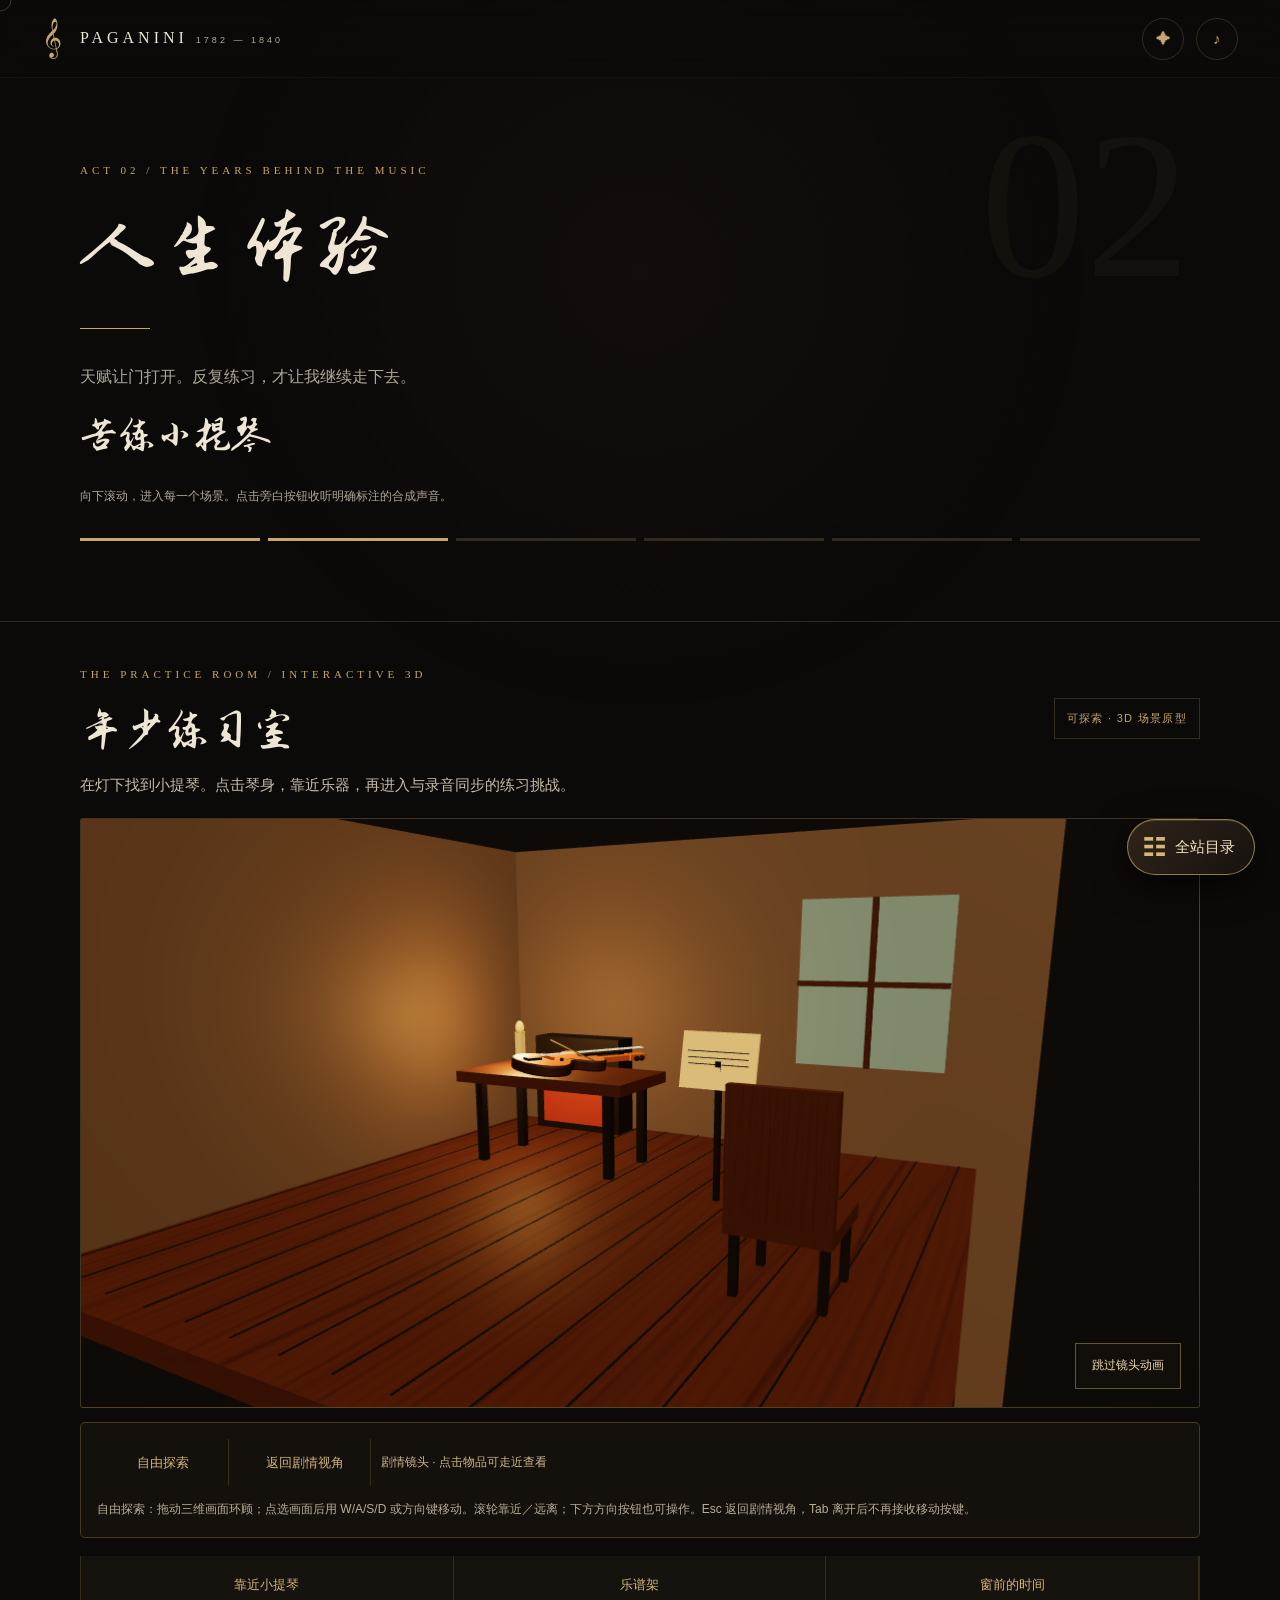
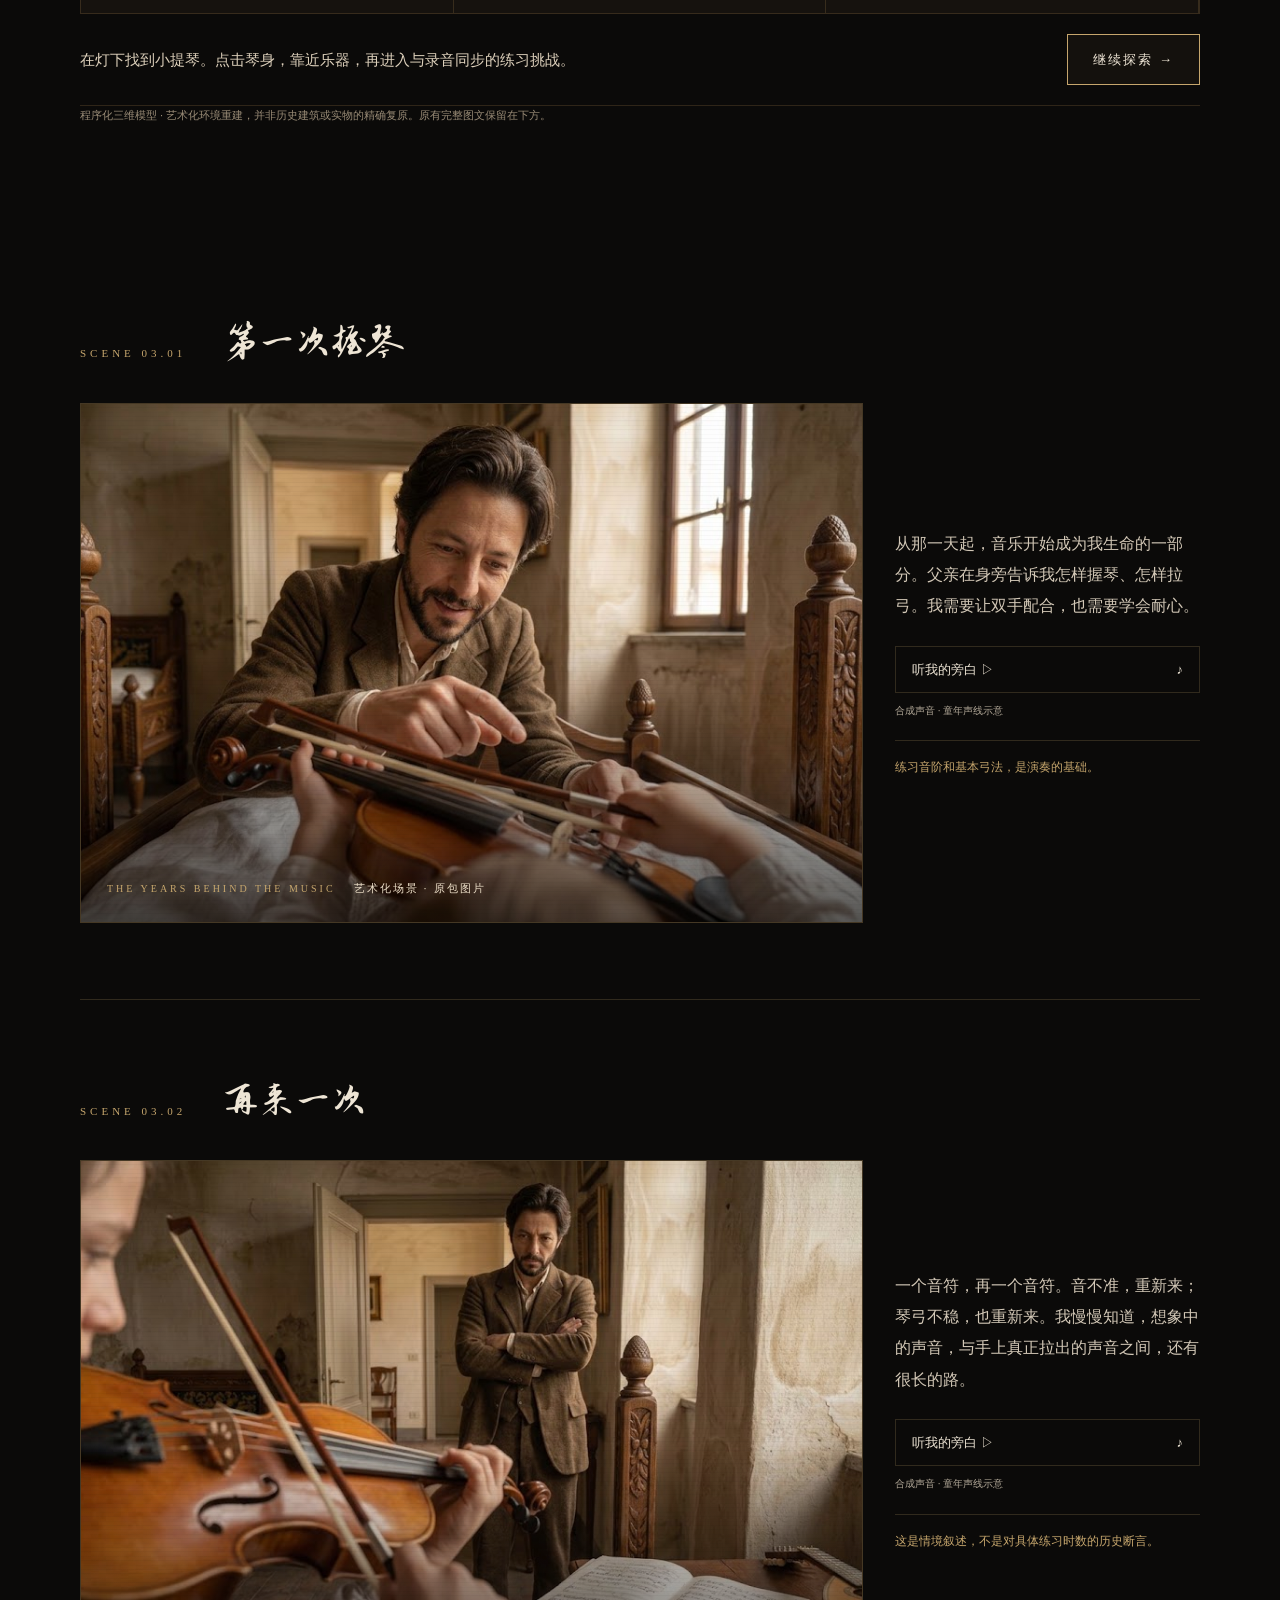
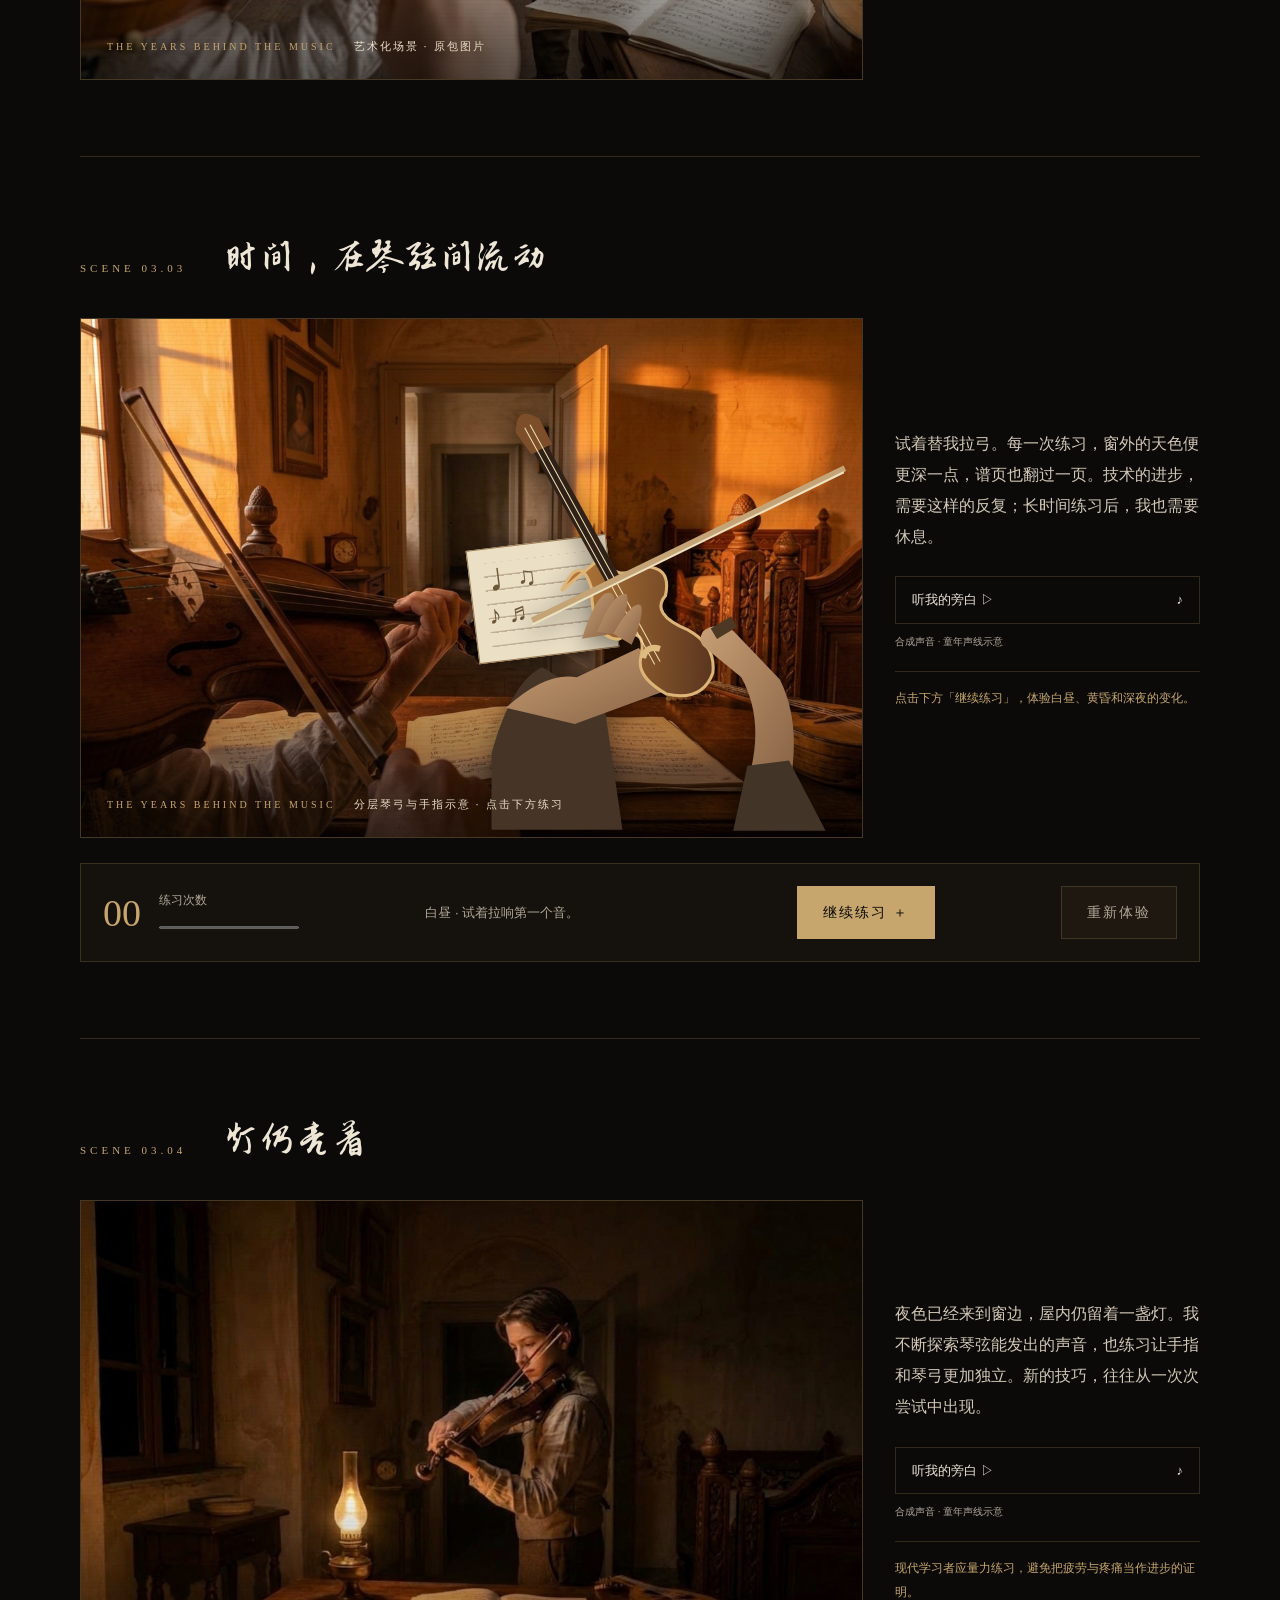
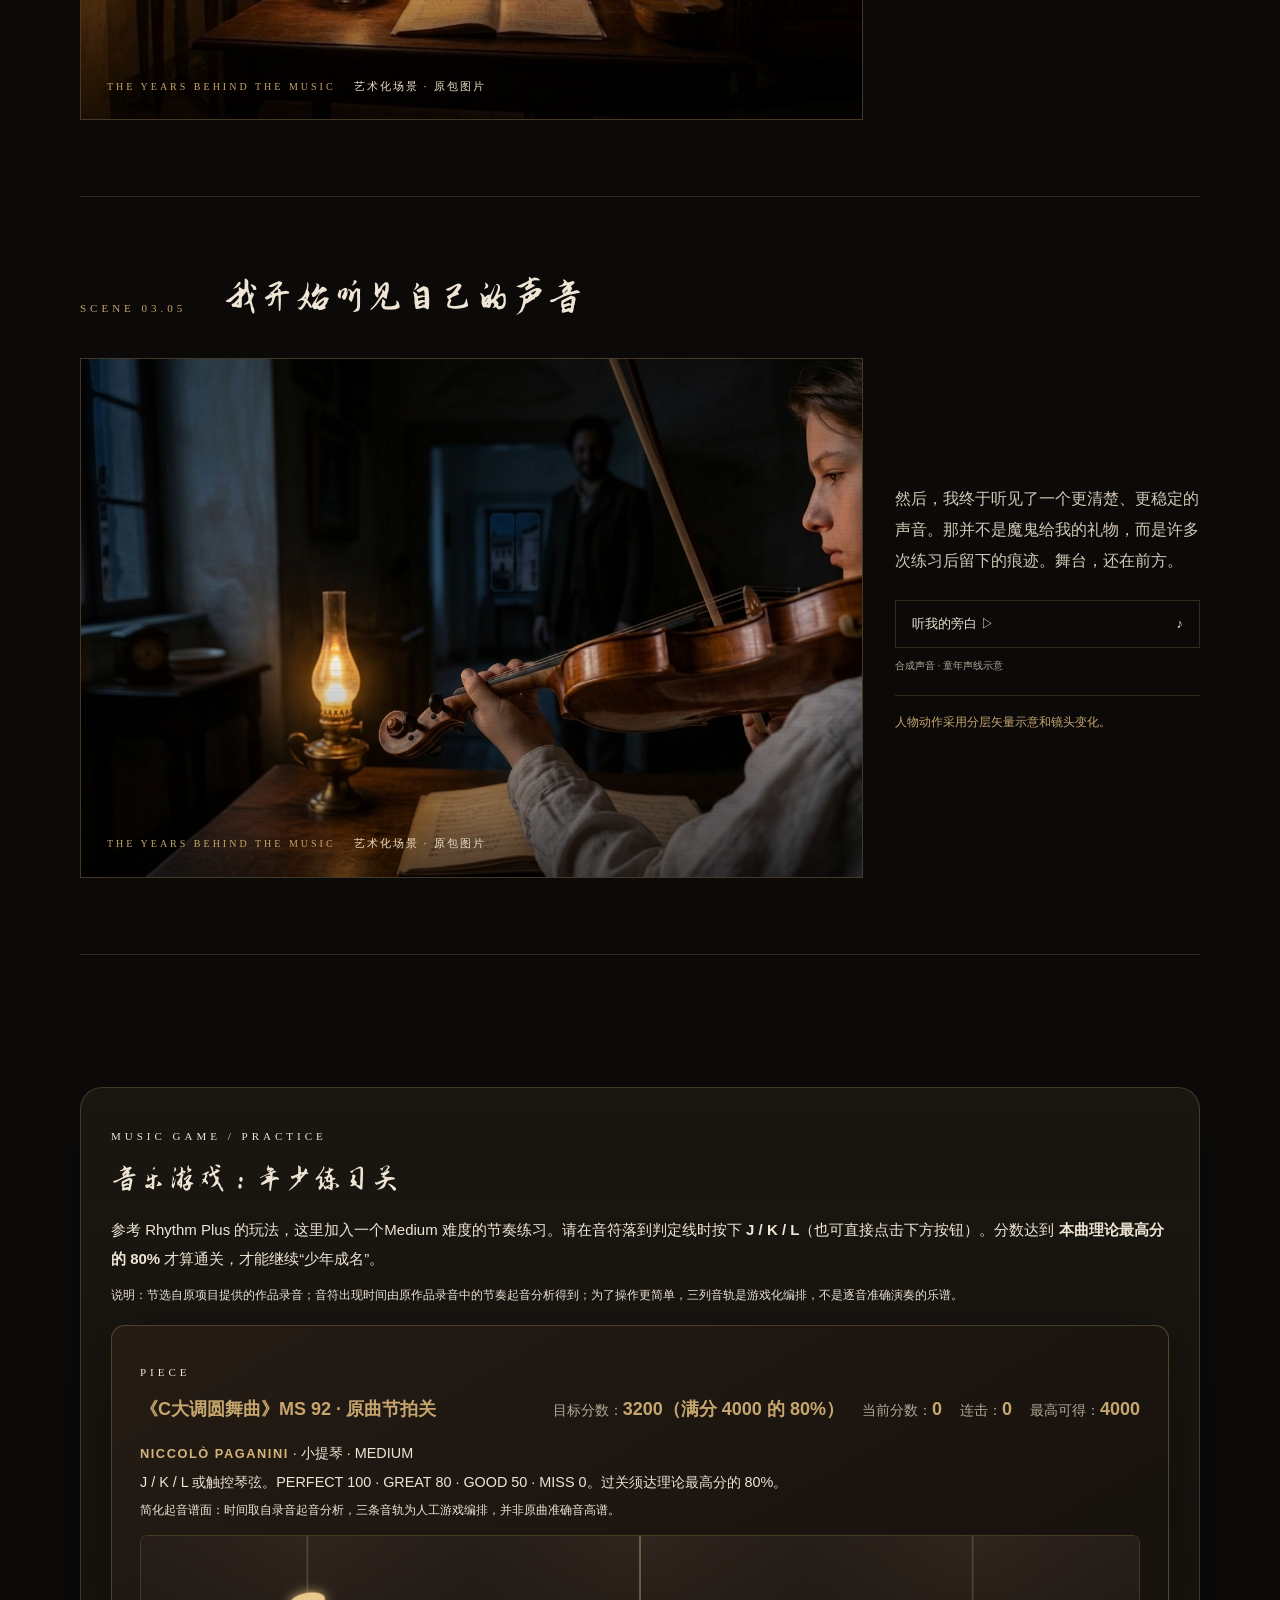
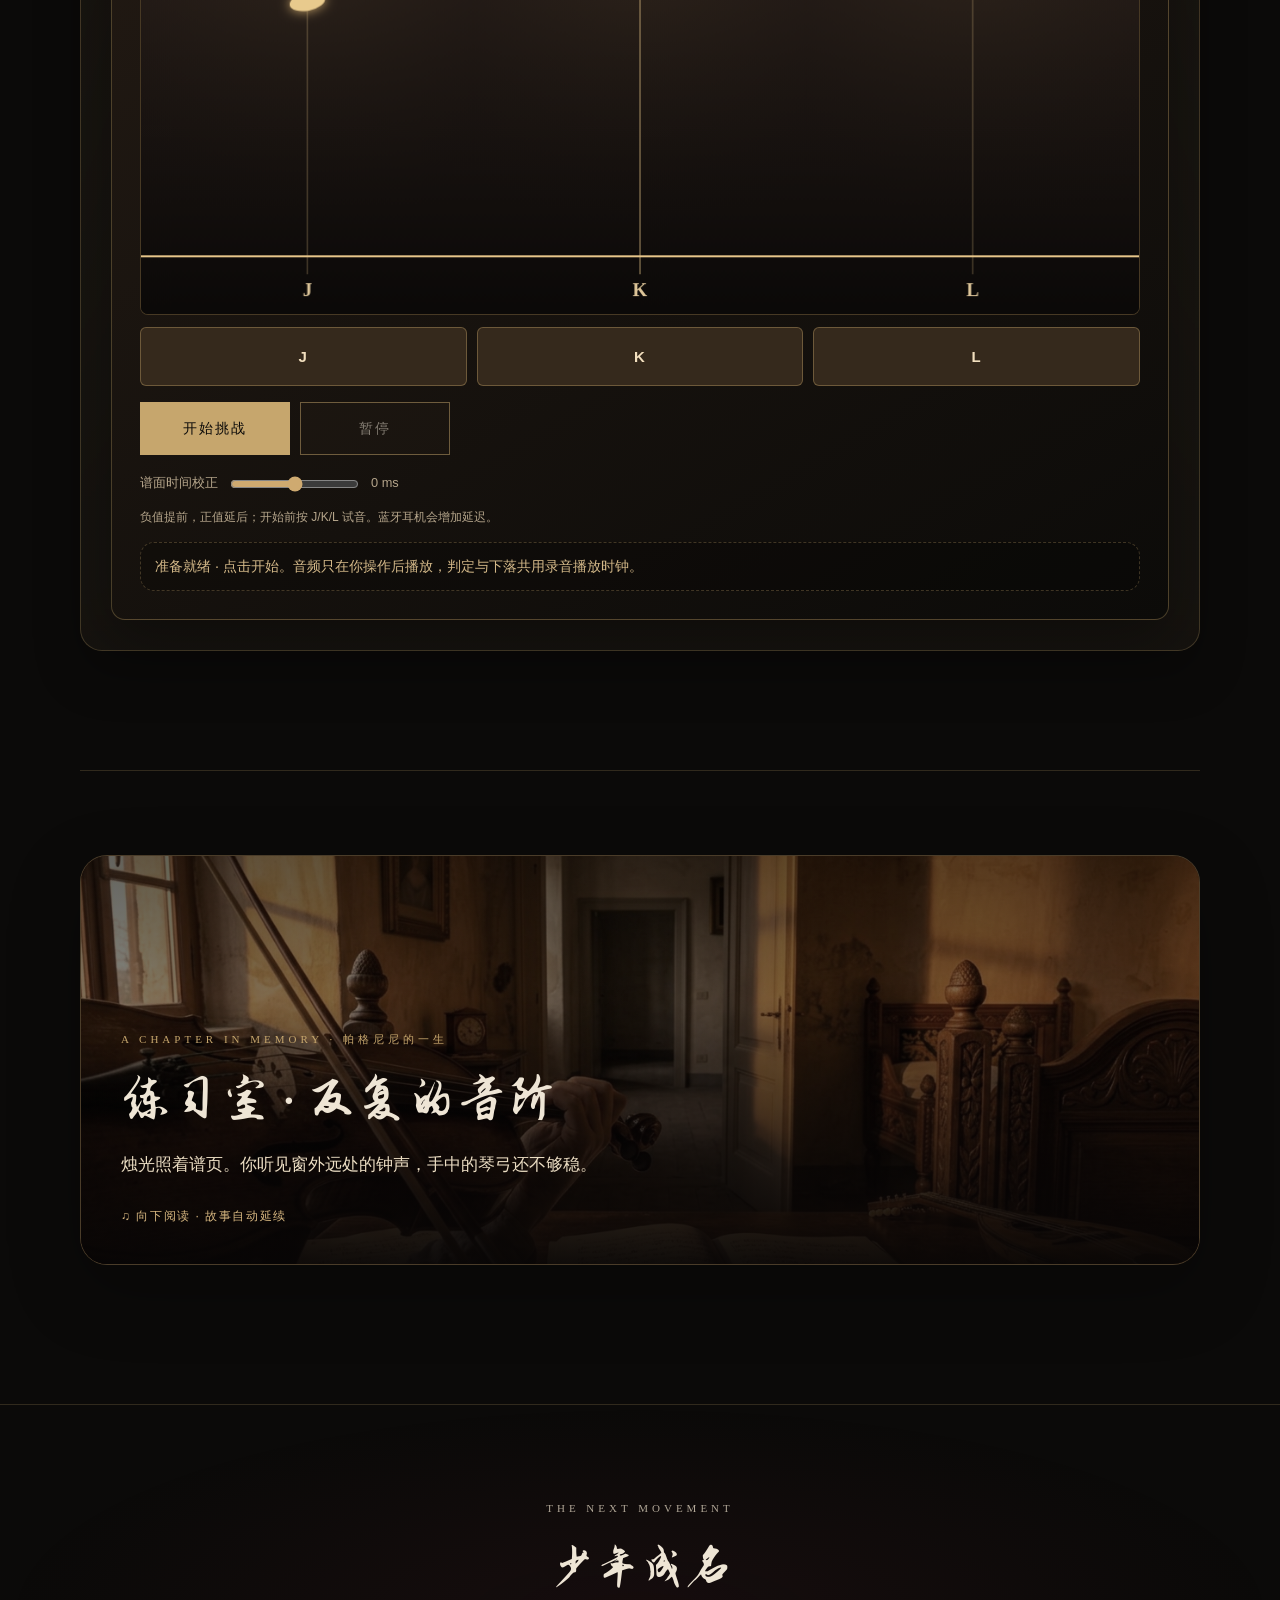
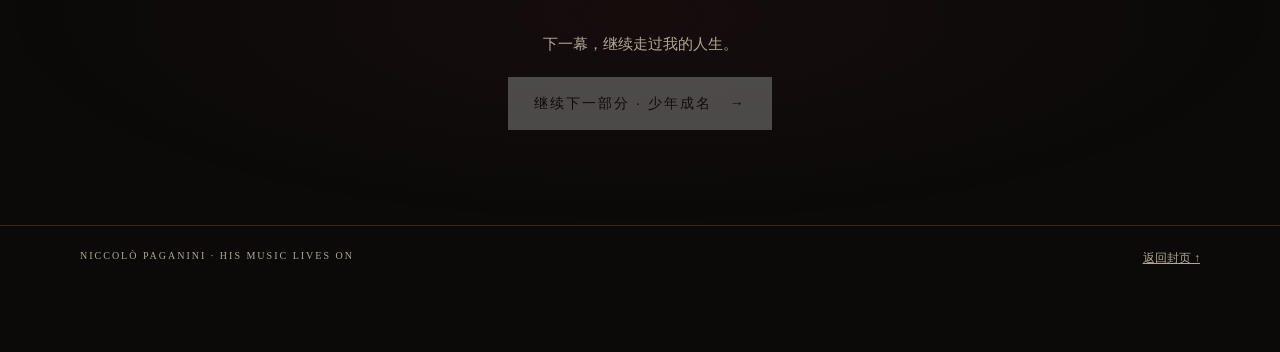
<file: life/scene03.html>
<!doctype html>
<html lang="zh-CN">
  <head>
    <meta charset="utf-8">
    <meta name="viewport" content="width=device-width,initial-scale=1">
    <title>人生体验 · 苦练小提琴｜帕格尼尼</title>
    <meta name="description" content="化身帕格尼尼，以第一视角走过他的人生，聆听作品，并体验曼陀林、小提琴与吉他。">
    <link rel="preconnect" href="https://fonts.googleapis.com">
    <link rel="preconnect" href="https://fonts.gstatic.com" crossorigin>
    <link
      href="https://fonts.googleapis.com/css2?family=Zhi+Mang+Xing&display=swap"
      rel="stylesheet"
    >
    <style>
      /* 所有页面共用：古典剧场、旧乐谱与暗金色。电脑设计宽度 ≥ 1024px。 */
      @font-face {
        font-family:"Zhi Mang Xing";
        src:url("../assets/fonts/ZhiMangXing-Regular.ttf") format("truetype");
        font-display:swap
      }

      :root {
        --bg:#0b0a09;
        --panel:#171410;
        --paper:#ebdfc6;
        --ink:#302719;
        --gold:#c6a66d;
        --red:#7b2634;
        --text:#eee5d5;
        --muted:#b1a797;
        --line:#c6a66d35;
        --pointer-x:50%;
        --pointer-y:30%;
        color-scheme:dark
      }

      * {
        box-sizing:border-box
      }

      html {
        scroll-behavior:smooth;
        scroll-padding-top:90px
      }

      body {
        margin:0;
        min-width:1024px;
        background:var(--bg);
        color:var(--text);
        font-family:"Microsoft YaHei","PingFang SC",sans-serif;
        font-size:15px;
        line-height:1.95
      }

      body::before {
        content:"";
        position:fixed;
        inset:0;
        z-index:-1;
        background:radial-gradient(ellipse at var(--pointer-x) var(--pointer-y),#65322616,transparent 50%);
        pointer-events:none
      }

      button,input,select {
        font:inherit
      }

      button,a,input,select {
        touch-action:manipulation
      }

      a {
        color:inherit
      }

      button {
        color:inherit;
        background:none;
        cursor:pointer
      }

      button:disabled {
        cursor:default;
        opacity:.55
      }

      a,button,input,select {
        outline-offset:6px
      }

      a:focus-visible,button:focus-visible,input:focus-visible,select:focus-visible {
        outline:2px solid var(--gold)
      }

      [hidden] {
        display:none!important
      }

      img {
        display:block;
        max-width:100%
      }

      h1,h2,.chapter-title {
        font-family:"Zhi Mang Xing", "KaiTi", "STKaiti", "DFKai-SB",cursive;
        font-weight:400;
        line-height:1.2
      }

      h1 {
        font-size:82px;
        letter-spacing:5px;
        margin:18px 0 26px
      }

      h2 {
        font-size:48px;
        margin:12px 0 24px
      }

      h3 {
        font-size:22px;
        font-weight:500;
        line-height:1.6
      }

      p {
        margin:0 0 18px
      }

      .eyebrow {
        font:11px/1.6 Georgia,serif;
        letter-spacing:4px;
        color:var(--gold);
        text-transform:uppercase
      }

      .small {
        font-size:12px;
        color:var(--muted)
      }

      .gold {
        color:var(--gold)
      }

      .muted {
        color:var(--muted)
      }

      .wrap {
        width:1120px;
        max-width:calc(100% - 112px);
        margin:auto
      }

      .skip {
        position:fixed;
        top:-90px;
        left:30px;
        z-index:200;
        background:var(--paper);
        color:var(--ink);
        padding:12px
      }

      .skip:focus {
        top:20px
      }

      .site-header {
        height:78px;
        position:fixed;
        inset:0 0 auto;
        z-index:50;
        padding:0 42px;
        display:flex;
        align-items:center;
        justify-content:space-between;
        background:linear-gradient(#0b0a09ee,#0b0a0966);
        backdrop-filter:blur(12px);
        border-bottom:1px solid #ffffff08
      }

      .wordmark {
        text-decoration:none;
        display:flex;
        gap:14px;
        align-items:center;
        letter-spacing:4px;
        font:16px Georgia,serif
      }

      .wordmark b {
        font-size:34px;
        color:var(--gold);
        font-weight:400
      }

      .wordmark small {
        font:9px/1.5 Arial,sans-serif;
        letter-spacing:3px;
        color:var(--muted)
      }

      .header-actions {
        display:flex;
        gap:12px;
        align-items:center
      }

      .icon-button,.journey-toggle {
        border:1px solid var(--line);
        border-radius:50%;
        width:42px;
        height:42px;
        display:grid;
        place-items:center;
        line-height:1;
        color:var(--gold);
        transition:background .2s
      }

      .icon-button:hover,.journey-toggle:hover {
        background:#c6a66d20
      }

      .journey-toggle {
        font-size:20px
      }

      .journey-panel {
        position:fixed;
        top:88px;
        right:32px;
        width:300px;
        padding:24px;
        background:#15120ff5;
        border:1px solid var(--line);
        box-shadow:0 20px 80px #0009;
        z-index:60
      }

      .journey-panel h2 {
        font-size:30px;
        margin:0 0 18px
      }

      .journey-panel ol {
        padding-left:26px;
        margin:0
      }

      .journey-panel li {
        font-size:13px;
        padding:7px 0;
        color:var(--muted)
      }

      .journey-panel li.current {
        color:var(--paper)
      }

      .journey-panel li.current::after {
        content:" · 当前";
        color:var(--gold);
        font-size:11px
      }

      .journey-panel .small {
        margin:16px 0 0
      }

      .home-corner {
        position:fixed;
        bottom:24px;
        left:26px;
        z-index:45;
        color:var(--paper);
        text-decoration:none;
        font-size:12px;
        background:#0b0a09e8;
        border:1px solid var(--line);
        padding:9px 16px;
        border-radius:30px
      }

      .home-corner:hover {
        background:var(--red)
      }

      .read-progress {
        height:2px;
        position:fixed;
        top:77px;
        left:0;
        background:var(--gold);
        width:0;
        z-index:55
      }

      .btn {
        display:inline-flex;
        align-items:center;
        justify-content:center;
        gap:18px;
        min-height:50px;
        padding:12px 25px;
        border:1px solid var(--gold);
        text-decoration:none;
        font-size:14px;
        letter-spacing:2px;
        background:#c6a66d0c;
        transition:background .25s,transform .25s
      }

      .btn:hover {
        background:var(--gold);
        color:var(--bg);
        transform:translateY(-2px)
      }

      .btn.primary {
        background:var(--gold);
        color:var(--bg)
      }

      .btn.primary:hover {
        background:#e2c997
      }

      .btn.subtle {
        border-color:var(--line);
        color:var(--muted)
      }

      .button-row {
        display:flex;
        gap:16px;
        align-items:center;
        flex-wrap:wrap
      }

      .chapter-hero {
        padding:162px 0 80px;
        border-bottom:1px solid var(--line);
        position:relative;
        overflow:hidden
      }

      .chapter-hero .intro {
        max-width:690px;
        color:var(--muted);
        font-size:16px
      }

      .chapter-number {
        position:absolute;
        right:7%;
        top:100px;
        font:210px/1 Georgia,serif;
        color:#c6a66d0c;
        pointer-events:none
      }

      .chapter-hero .rule {
        height:1px;
        width:70px;
        background:var(--gold);
        margin:32px 0
      }

      .section {
        padding:84px 0
      }

      .section+.section {
        border-top:1px solid var(--line)
      }

      .two-col {
        display:grid;
        grid-template-columns:1fr 1fr;
        gap:64px;
        align-items:center
      }

      .section-title {
        max-width:650px
      }

      .section-lead {
        color:var(--muted);
        max-width:650px
      }

      .note-box {
        padding:23px 27px;
        border-left:2px solid var(--gold);
        background:#c6a66d09;
        color:var(--muted)
      }

      .source-note {
        font-size:12px;
        color:var(--muted);
        margin-top:24px
      }

      .source-note a {
        color:var(--gold);
        text-underline-offset:4px
      }

      .next-part {
        padding:95px 50px;
        text-align:center;
        border-top:1px solid var(--line);
        background:radial-gradient(ellipse at center,#65212b20,transparent 70%)
      }

      .next-part h2 {
        font-size:50px;
        margin:20px 0 32px
      }

      .next-part p {
        color:var(--muted)
      }

      .site-footer {
        padding:24px 80px 85px;
        border-top:1px solid var(--line);
        display:flex;
        justify-content:space-between;
        color:var(--muted);
        font:10px Georgia,serif;
        letter-spacing:2px
      }

      .site-footer a {
        letter-spacing:0;
        font:12px "Microsoft YaHei",sans-serif
      }

      .motion-ready .reveal {
        opacity:0;
        transform:translateY(28px);
        transition:opacity .85s,transform .85s
      }

      .motion-ready .reveal.visible {
        opacity:1;
        transform:none
      }

      .note-field {
        position:fixed;
        inset:0;
        pointer-events:none;
        z-index:-1;
        overflow:hidden
      }

      .floating-note {
        position:absolute;
        bottom:-100px;
        color:var(--gold);
        opacity:0;
        font:25px Georgia,serif;
        animation:note-drift 22s linear infinite
      }

      .cursor-note {
        position:fixed;
        z-index:90;
        pointer-events:none;
        color:var(--gold);
        font-size:20px;
        animation:note-pop .8s ease-out forwards
      }

      .cursor-dot {
        position:fixed;
        pointer-events:none;
        z-index:89;
        border:1px solid #c6a66d70;
        width:23px;
        height:23px;
        border-radius:50%;
        transform:translate(-50%,-50%);
        transition:width .2s,height .2s;
        opacity:.65
      }

      .toast {
        position:fixed;
        right:30px;
        bottom:28px;
        z-index:100;
        max-width:440px;
        background:#201a13f5;
        border:1px solid var(--gold);
        padding:15px 22px;
        font-size:13px;
        box-shadow:0 12px 45px #0008
      }

      /* 封面：自由布局的肖像、恶魔剪影、流动琴弦。 */
      .cover {
        min-height:930px;
        height:100vh;
        position:relative;
        overflow:hidden;
        padding:190px 8% 130px
      }

      .cover::before {
        content:"";
        position:absolute;
        inset:0;
        background:linear-gradient(90deg,#0b0a09 2%,#0b0a09b0 55%,#39101820),url("../assets/images/hero-devil.svg") 70% 40%/cover no-repeat;
        pointer-events:none
      }

      .cover-copy {
        position:relative;
        z-index:3;
        width:57%
      }

      .cover h1 {
        font-size:116px;
        letter-spacing:8px;
        line-height:1.13;
        margin:24px 0 20px
      }

      .cover h1 span {
        display:block;
        font-size:48px;
        color:var(--gold);
        margin-bottom:10px
      }

      .cover .intro {
        width:450px;
        color:var(--muted);
        font-size:16px
      }

      .cover-caption {
        position:absolute;
        left:8%;
        top:110px;
        z-index:3
      }

      .cover-portrait {
        position:absolute;
        right:12%;
        top:23%;
        width:29%;
        height:55%;
        transform:rotate(6deg);
        border:1px solid #c6a66d66;
        padding:9px;
        background:#130f0a;
        box-shadow:0 35px 100px #000c;
        z-index:2;
        animation:portrait-breathe 9s ease-in-out infinite
      }

      .cover-portrait img {
        height:100%;
        width:100%;
        object-fit:cover;
        filter:sepia(.25) contrast(1.08)
      }

      .cover-portrait::after {
        content:"THE DEVIL’S VIOLINIST";
        position:absolute;
        bottom:-40px;
        left:0;
        letter-spacing:4px;
        font:11px Georgia,serif;
        color:var(--gold)
      }

      .cover-date {
        position:absolute;
        right:5%;
        top:17%;
        writing-mode:vertical-rl;
        letter-spacing:6px;
        font:12px Georgia,serif;
        color:var(--muted);
        z-index:3
      }

      .cover-string {
        position:absolute;
        height:1px;
        width:65%;
        background:linear-gradient(90deg,transparent,#c6a66d70,transparent);
        transform:rotate(-26deg);
        right:-5%;
        top:30%;
        pointer-events:none
      }

      .cover-string:nth-of-type(2) {
        top:39%
      }

      .cover-string:nth-of-type(3) {
        top:63%
      }

      .cover-tag {
        font-size:12px;
        letter-spacing:3px;
        border-left:1px solid var(--red);
        padding-left:18px;
        color:var(--gold);
        margin:30px 0
      }

      .cover-bottom {
        position:absolute;
        bottom:50px;
        left:8%;
        right:7%;
        display:flex;
        justify-content:space-between;
        align-items:center;
        border-top:1px solid var(--line);
        padding-top:24px;
        z-index:4
      }

      .cover-bottom span {
        color:var(--muted);
        font:10px Georgia,serif;
        letter-spacing:3px
      }

      .cover-bottom .btn {
        min-width:250px
      }

      .cover-after {
        padding:65px 8%;
        display:flex;
        gap:70px;
        color:var(--muted);
        border-top:1px solid var(--line)
      }

      .cover-after .large-note {
        font-size:70px;
        color:var(--gold);
        line-height:1
      }

      .cover-after h2 {
        font-size:36px;
        color:var(--paper);
        margin:0 0 12px
      }

      .cover-after p {
        max-width:800px
      }

      /* 用户点击后才解锁开场；无 JS 时此面板保持隐藏。 */
      .opening-overlay {
        position:fixed;
        inset:0;
        background:radial-gradient(ellipse,#36291c,#080706 70%);
        z-index:110;
        display:flex;
        flex-direction:column;
        align-items:center;
        justify-content:center;
        text-align:center;
        overflow:hidden
      }

      .opening-overlay .eyebrow {
        margin-bottom:25px
      }

      .opening-overlay h2 {
        font-size:42px
      }

      .book {
        width:440px;
        height:285px;
        position:relative;
        perspective:1000px;
        margin:16px 0 45px;
        transform:rotate(-7deg)
      }

      .book-page {
        position:absolute;
        width:50%;
        height:100%;
        background:var(--paper);
        color:var(--ink);
        box-shadow:0 15px 70px #000a;
        top:0;
        padding:40px 23px
      }

      .book-page.left {
        left:0;
        transform-origin:right;
        border-radius:4px 0 0 4px;
        transform:rotateY(60deg)
      }

      .book-page.right {
        right:0;
        transform-origin:left;
        transform:rotateY(-60deg);
        border-radius:0 4px 4px 0
      }

      .book-page .staff {
        height:60px;
        margin:15px 0;
        background:repeating-linear-gradient(transparent 0 8px,#705c4070 8px 9px,transparent 9px 12px);
        font-size:27px;
        line-height:60px;
        letter-spacing:10px
      }

      .opening-overlay.opening-play .book-page.left {
        animation:book-left 1.25s ease forwards
      }

      .opening-overlay.opening-play .book-page.right {
        animation:book-right 1.25s ease forwards
      }


      .opening-overlay.dismiss {
        animation:intro-away .5s ease forwards;
        pointer-events:none
      }

      .opening-choice {
        display:flex;
        gap:14px;
        align-items:center
      }

      .opening-overlay .small {
        max-width:470px;
        margin:18px 0 0
      }

      .opening-overlay button.subtle {
        background:none
      }

      .opening-overlay .book-page p {
        font:12px Georgia,serif;
        letter-spacing:3px
      }

      /* 每页进出均使用同一覆盖层；默认不挡页面。 */
      .transition {
        position:fixed;
        inset:0;
        z-index:120;
        visibility:hidden;
        pointer-events:none;
        overflow:hidden;
        --shut:0
      }

      .transition.active {
        visibility:visible
      }

      .transition .curtain {
        position:absolute;
        top:0;
        bottom:0;
        width:51%;
        background:repeating-linear-gradient(90deg,#320c16 0,#741f32 7%,#330d18 16%);
        box-shadow:inset 0 -18px 30px #0009;
        transition:transform .6s cubic-bezier(.77,0,.18,1)
      }

      .transition .curtain.left {
        left:0;
        transform:translateX(-103%);
        border-right:2px solid #c6a66d
      }

      .transition .curtain.right {
        right:0;
        transform:translateX(103%);
        border-left:2px solid #c6a66d
      }

      .transition.closed .curtain {
        transform:translateX(0)
      }

      .transition-badge {
        position:absolute;
        left:50%;
        top:50%;
        transform:translate(-50%,-50%);
        opacity:0;
        text-align:center;
        transition:opacity .25s;
        color:var(--paper);
        font:28px Georgia,serif;
        letter-spacing:5px
      }

      .transition.closed .transition-badge {
        opacity:1
      }

      .transition[data-theme="score"] .curtain {
        background:repeating-linear-gradient(0deg,transparent 0 28px,#67533544 28px 29px,transparent 29px 42px),var(--paper);
        border-color:#766342
      }

      .transition[data-theme="score"] .transition-badge {
        color:var(--ink)
      }

      .transition[data-theme="instrument"] .transition-badge {
        font-size:52px
      }

      .transition[data-theme="reflection"] .transition-badge {
        font-size:44px;
        color:#e2bd92
      }

      /* 人生剧场：图片是底层，镜头与局部矢量动作分别控制。 */
      .life-hero {
        min-height:460px;
        padding-bottom:65px
      }

      .life-hero h1 {
        font-size:68px
      }

      .life-intro {
        padding-top:130px
      }

      .scene-title {
        display:flex;
        align-items:baseline;
        gap:28px;
        margin-bottom:22px
      }

      .scene-title h2 {
        font-size:40px;
        margin:0
      }

      .scene-title .eyebrow {
        min-width:115px
      }

      .life-scene {
        padding:76px 0;
        border-bottom:1px solid var(--line)
      }

      .scene-grid {
        display:grid;
        grid-template-columns:1fr 305px;
        gap:32px;
        align-items:center
      }

      .scene-frame {
        position:relative;
        height:520px;
        overflow:hidden;
        background:#19130c;
        border:1px solid #c6a66d40;
        isolation:isolate
      }

      .scene-frame .scene-photo {
        position:absolute;
        inset:0;
        height:100%;
        width:100%;
        object-fit:cover;
        transform:scale(1.03);
        animation:camera-drift 18s ease-in-out infinite alternate
      }

      .scene-frame::after {
        content:"";
        position:absolute;
        inset:0;
        background:linear-gradient(0deg,#0009,transparent 45%);
        z-index:4;
        pointer-events:none
      }

      .scene-frame .film-grain {
        position:absolute;
        inset:0;
        z-index:5;
        pointer-events:none;
        background:repeating-linear-gradient(0deg,#0000 0 3px,#0002 4px 4.4px);
        opacity:.24
      }

      .scene-frame .scene-label {
        position:absolute;
        bottom:22px;
        left:26px;
        color:#ecdfc8;
        font-size:11px;
        letter-spacing:2px;
        z-index:8
      }

      .scene-frame .scene-label span {
        font:10px Georgia,serif;
        letter-spacing:3px;
        margin-right:18px;
        color:var(--gold)
      }

      .scene-aside p {
        font-size:16px;
        color:#d3c8b7
      }

      .scene-aside .fact {
        font-size:12px;
        color:var(--gold);
        border-top:1px solid var(--line);
        padding-top:15px;
        margin-top:20px
      }

      .narrate {
        width:100%;
        text-align:left;
        border:1px solid var(--line);
        padding:10px 16px;
        display:flex;
        justify-content:space-between;
        align-items:center;
        font-size:13px;
        margin-top:24px
      }

      .narrate.speaking {
        border-color:var(--gold);
        background:#c6a66d18
      }

      .voice-label {
        font-size:10px;
        color:var(--muted);
        display:block;
        margin:8px 0
      }

      .chapter-strip {
        display:flex;
        gap:8px;
        margin:30px 0 0
      }

      .chapter-strip span {
        flex:1;
        height:3px;
        background:var(--line)
      }

      .chapter-strip span.done {
        background:var(--gold)
      }

      .prologue-stage {
        position:relative;
        height:580px;
        background:radial-gradient(ellipse at 50% 35%,#e0c29135,transparent 60%),#100e0b;
        border:1px solid var(--line);
        overflow:hidden
      }

      .prologue-stage .stage-art {
        height:100%;
        width:100%
      }

      .prologue-stage .staff-lines {
        position:absolute;
        inset:18% 2%;
        background:repeating-linear-gradient(0deg,transparent 0 37px,#c6a66d15 38px 39px);
        transform:rotate(-10deg);
        pointer-events:none
      }

      .prologue-stage iframe,.prologue-stage video {
        position:absolute;
        inset:0;
        width:100%;
        height:100%;
        border:0;
        background:#000;
        z-index:8
      }

      .performance-button {
        position:absolute;
        left:30px;
        bottom:26px;
        z-index:10
      }

      .prologue-aside {
        padding:30px;
        border-left:1px solid var(--line)
      }

      .prologue-layout {
        display:grid;
        grid-template-columns:2.2fr 1fr;
        gap:30px
      }

      .prologue-notes {
        font-size:30px;
        color:var(--gold);
        letter-spacing:12px;
        animation:notation-sway 4s ease-in-out infinite
      }

      .side-quote {
        font-family:"KaiTi",serif;
        font-size:25px;
        color:var(--paper);
        margin:35px 0
      }

      .day-shade {
        position:absolute;
        inset:0;
        z-index:3;
        background:linear-gradient(90deg,#081b4077,#150a17a6);
        opacity:var(--night,0);
        transition:opacity 1s;
        pointer-events:none
      }

      .window-sky {
        position:absolute;
        width:12%;
        height:45%;
        left:6%;
        top:3%;
        z-index:2;
        background:#162849;
        opacity:var(--night,0);
        mix-blend-mode:multiply;
        transition:opacity 1s;
        pointer-events:none
      }

      .practice-sheet {
        position:absolute;
        z-index:6;
        right:32%;
        top:43%;
        width:18%;
        height:22%;
        background:var(--paper);
        border:1px solid #9c784d;
        transform:rotate(-7deg);
        color:#6c5739;
        box-shadow:0 4px 20px #0008;
        padding:14px;
        font:26px Georgia,serif;
        line-height:1.35
      }

      .practice-sheet.flipping {
        animation:sheet-flip .55s ease
      }

      .practice-sheet::before {
        content:"";
        position:absolute;
        inset:14px;
        background:repeating-linear-gradient(transparent 0 12px,#8e795f77 13px 14px);
        pointer-events:none
      }

      .practice-sheet span {
        position:relative
      }

      .practice-controls {
        background:#15110d;
        border:1px solid var(--line);
        margin-top:25px;
        padding:22px;
        display:flex;
        align-items:center;
        justify-content:space-between;
        gap:24px
      }

      .practice-meter {
        display:flex;
        align-items:center;
        gap:18px
      }

      .practice-meter strong {
        font:38px Georgia,serif;
        color:var(--gold)
      }

      .practice-meter label {
        font-size:12px;
        color:var(--muted)
      }

      .practice-meter progress {
        width:140px;
        height:5px;
        accent-color:var(--gold)
      }

      .practice-caption {
        font-size:13px;
        color:var(--muted);
        min-width:245px
      }

      .performer-layer {
        position:absolute;
        z-index:6;
        bottom:0;
        right:0;
        width:52%;
        height:95%;
        pointer-events:none;
        filter:drop-shadow(0 7px 12px #0007)
      }

      .performer-layer .torso {
        transform-origin:55% 65%;
        animation:body-breathe 5.5s ease-in-out infinite
      }

      .performer-layer .bow-arm {
        transform-box:fill-box;
        transform-origin:20% 80%;
        animation:bow-play 2.2s ease-in-out infinite alternate;
        animation-play-state:paused
      }

      .performer-layer .finger {
        transform-box:fill-box;
        transform-origin:center;
        animation:finger-move .45s ease-in-out infinite alternate;
        animation-play-state:paused
      }

      .performer-layer.playing .bow-arm,.performer-layer.playing .finger {
        animation-play-state:running
      }

      .performer-layer.practice-playing .bow-arm {
        animation:practice-bow .8s ease-in-out
      }

      .performer-layer.practice-playing .finger {
        animation:finger-move .18s ease-in-out 4 alternate
      }

      .stage-glow {
        position:absolute;
        z-index:2;
        inset:-40% 10% -20%;
        background:conic-gradient(from 155deg at 50% 0%,transparent, #f1d29322 10deg,transparent 40deg);
        transform-origin:top;
        animation:light-sweep 12s ease-in-out infinite alternate;
        pointer-events:none
      }

      .whisper-trigger {
        position:absolute;
        z-index:9;
        border:1px solid #c6a66daa;
        border-radius:50%;
        width:42px;
        height:42px;
        background:#15110eda;
        color:var(--paper);
        font-size:20px;
        box-shadow:0 0 30px #c6a66d30;
        animation:whisper-pulse 3s ease-in-out infinite
      }

      .whisper-trigger:nth-of-type(1) {
        left:19%;
        top:43%
      }

      .whisper-trigger:nth-of-type(2) {
        left:53%;
        top:34%
      }

      .whisper-trigger:nth-of-type(3) {
        left:78%;
        top:49%
      }

      .whisper-popup {
        position:absolute;
        z-index:10;
        left:15%;
        right:15%;
        top:12%;
        padding:20px 24px;
        background:#0f0c09f5;
        border:1px solid var(--gold);
        text-align:center;
        font-size:18px;
        box-shadow:0 15px 50px #0008
      }

      .whisper-popup button {
        float:right;
        border:0;
        font-size:20px
      }

      .whisper-popup small {
        display:block;
        font-size:10px;
        color:var(--muted);
        margin-top:8px
      }

      .tour-stops {
        display:flex;
        gap:8px;
        flex-wrap:wrap;
        margin:24px 0
      }

      .tour-stops button {
        padding:8px 11px;
        border:1px solid var(--line);
        font:10px Georgia,serif;
        letter-spacing:1px
      }

      .tour-stops button[aria-pressed="true"] {
        background:var(--gold);
        color:var(--bg)
      }

      .tour-caption {
        position:absolute;
        left:30px;
        top:25px;
        z-index:7;
        display:flex;
        flex-direction:column;
        background:#0b0a09b0;
        padding:15px 20px;
        border-left:2px solid var(--gold)
      }

      .tour-caption strong {
        font:26px Georgia,serif;
        letter-spacing:3px
      }

      .tour-caption span {
        font-size:12px;
        color:var(--gold)
      }

      .end-string {
        height:150px;
        display:grid;
        place-items:center;
        position:relative;
        font:32px Georgia,serif;
        letter-spacing:15px
      }

      .end-string::before {
        content:"";
        height:1px;
        position:absolute;
        left:0;
        right:0;
        top:50%;
        background:linear-gradient(90deg,transparent,var(--gold),transparent);
        z-index:-1
      }

      .end-string span {
        background:var(--bg);
        padding:0 30px
      }

      .memory-frame {
        animation:memory-light 15s ease-in-out infinite alternate
      }

      /* 历史档案、作品与影响采用各自独立的阅读布局。 */
      .archive-image {
        position:relative;
        padding:16px;
        border:1px solid var(--line);
        transform:rotate(-3deg);
        background:#17110c
      }

      .archive-image img {
        width:100%;
        max-height:510px;
        object-fit:cover;
        filter:sepia(.1)
      }

      .archive-image figcaption {
        font-size:11px;
        color:var(--muted);
        margin-top:12px;
        letter-spacing:2px
      }

      .archive-tabs {
        display:flex;
        border-bottom:1px solid var(--line);
        gap:25px;
        margin:30px 0
      }

      .archive-tabs button {
        border:0;
        color:var(--muted);
        padding:10px 0;
        border-bottom:2px solid transparent
      }

      .archive-tabs button[aria-selected="true"] {
        border-color:var(--gold);
        color:var(--paper)
      }

      .archive-paper {
        padding:35px;
        background:var(--paper);
        color:var(--ink);
        position:relative;
        box-shadow:0 18px 50px #0005
      }

      .archive-paper .eyebrow {
        color:#876331
      }

      .archive-paper p {
        color:#4f4535
      }

      .archive-paper h3 {
        font-family:"KaiTi",serif;
        font-size:28px;
        margin-top:0
      }

      .evidence {
        display:grid;
        grid-template-columns:1fr 1fr;
        gap:25px;
        margin:35px 0
      }

      .evidence article {
        border:1px solid var(--line);
        padding:28px
      }

      .evidence .legend {
        border-left:2px solid var(--red)
      }

      .evidence .document {
        border-left:2px solid var(--gold)
      }

      details {
        border-bottom:1px solid var(--line);
        padding:20px 0
      }

      summary {
        cursor:pointer;
        color:var(--paper);
        font-size:18px;
        list-style:none;
        display:flex;
        justify-content:space-between;
        align-items:center
      }

      summary::after {
        content:"＋";
        color:var(--gold)
      }

      details[open] summary::after {
        content:"−"
      }

      details p {
        color:var(--muted);
        padding-top:18px;
        margin-bottom:0
      }

      .music-section-label {
        font:70px Georgia,serif;
        color:#c6a66d3d;
        margin-right:25px
      }

      .track {
        display:grid;
        grid-template-columns:175px 1fr;
        gap:38px;
        align-items:center;
        padding:45px 0;
        border-bottom:1px solid var(--line)
      }

      .record-button {
        position:relative;
        width:172px;
        height:172px;
        border:1px solid #a5956d;
        border-radius:50%;
        background:repeating-radial-gradient(circle,#181818 0 1px,#242321 2px 3px,#111 4px 5px);
        box-shadow:0 14px 45px #0009;
        display:grid;
        place-items:center;
        transition:transform .3s
      }

      .record-button:hover {
        transform:scale(1.04)
      }

      .record-disc {
        position:absolute;
        inset:0;
        border-radius:50%;
        animation:record-spin 4s linear infinite;
        animation-play-state:paused;
        background:conic-gradient(transparent,#ffffff10,transparent 30%,#ffffff12,transparent);
        pointer-events:none
      }

      .record-button .label {
        position:relative;
        width:68px;
        height:68px;
        border-radius:50%;
        background:var(--red);
        display:grid;
        place-items:center;
        font:22px Georgia,serif;
        border:1px solid var(--gold);
        box-shadow:inset 0 0 0 6px #0002;
        z-index:2
      }

      .track.playing .record-disc {
        animation-play-state:running
      }

      .record-button .play-symbol {
        position:absolute;
        bottom:-34px;
        font-size:12px;
        color:var(--gold);
        width:170px
      }

      .track h2 {
        font-size:36px;
        margin:8px 0 12px
      }

      .track p {
        color:var(--muted);
        max-width:740px;
        font-size:14px
      }

      .track .eyebrow {
        font-size:10px
      }

      .track-controls {
        display:flex;
        gap:18px;
        align-items:center;
        font-size:12px;
        color:var(--gold);
        margin-top:18px
      }

      .track-progress {
        height:4px;
        flex:1;
        accent-color:var(--gold);
        max-width:400px
      }

      .track-time {
        min-width:95px;
        letter-spacing:1px
      }

      .track-info {
        min-width:0
      }

      .track-status {
        font-size:11px;
        color:var(--muted);
        margin-top:10px
      }

      .track.unavailable .record-button {
        filter:grayscale(1);
        opacity:.5
      }

      .listening-hint {
        border-top:1px solid var(--line);
        border-bottom:1px solid var(--line);
        display:flex;
        align-items:center;
        gap:24px;
        padding:23px 0;
        font-size:13px;
        color:var(--muted)
      }

      .listening-hint b {
        color:var(--gold);
        font-size:28px
      }

      .audio-credit {
        font-size:11px;
        color:var(--muted)
      }

      .timeline {
        display:grid;
        grid-template-columns:repeat(4,1fr);
        margin:50px 0;
        border-top:1px solid var(--gold)
      }

      .timeline-item {
        padding:30px 25px 0 0;
        position:relative
      }

      .timeline-item::before {
        content:"";
        position:absolute;
        top:-5px;
        left:0;
        width:9px;
        height:9px;
        border-radius:50%;
        background:var(--gold)
      }

      .timeline-item strong {
        font:32px Georgia,serif;
        color:var(--gold)
      }

      .timeline-item p {
        font-size:13px;
        color:var(--muted);
        margin-top:12px
      }

      .legacy-gallery {
        display:grid;
        grid-template-columns:1.3fr 1fr;
        gap:25px;
        margin-top:35px
      }

      .legacy-gallery figure {
        margin:0
      }

      .legacy-gallery img {
        height:270px;
        width:100%;
        object-fit:cover;
        border:1px solid var(--line)
      }

      .legacy-gallery figcaption {
        font-size:11px;
        color:var(--muted);
        margin-top:10px
      }

      .influence-notes {
        display:grid;
        grid-template-columns:1fr 1fr 1fr;
        gap:30px
      }

      .influence-notes article {
        padding:30px 0;
        border-top:1px solid var(--gold)
      }

      .influence-notes .big {
        font:42px Georgia,serif;
        color:var(--gold)
      }

      .film-pair {
        display:grid;
        grid-template-columns:1fr 1fr;
        gap:40px
      }

      .film-pair article {
        display:grid;
        grid-template-columns:140px 1fr;
        gap:25px
      }

      .film-pair img {
        width:140px;
        height:210px;
        object-fit:cover
      }

      .film-pair p {
        font-size:13px;
        color:var(--muted)
      }

      .legacy-question {
        border:1px solid var(--line);
        padding:25px;
        margin-top:40px
      }

      .legacy-question button {
        margin:12px 12px 0 0
      }

      /* 乐器控制台。实际发声由 instrument-engine.js 管理。 */
      .instrument-workbench {
        background:radial-gradient(ellipse at 70% 30%,#4e352c40,transparent),#15120f;
        border:1px solid var(--line);
        padding:36px
      }

      .instrument-tabs {
        display:flex;
        gap:14px;
        margin-bottom:28px
      }

      .instrument-tabs button {
        border:1px solid var(--line);
        padding:13px 24px;
        flex:1;
        display:flex;
        justify-content:space-between
      }

      .instrument-tabs button[aria-selected="true"] {
        background:var(--gold);
        color:var(--bg)
      }

      .instrument-overview {
        display:grid;
        grid-template-columns:1.5fr 1fr;
        gap:50px;
        align-items:center;
        min-height:260px
      }

      .instrument-art {
        height:260px;
        position:relative;
        display:grid;
        place-items:center
      }

      .instrument-art svg {
        height:245px;
        width:100%;
        overflow:visible;
        filter:drop-shadow(0 15px 22px #0009)
      }

      .instrument-art .string {
        stroke:var(--paper);
        stroke-width:1
      }

      .instrument-art.sounding .string {
        animation:string-vibrate .12s linear infinite alternate
      }

      .instrument-description h2 {
        font-size:40px;
        margin-top:0
      }

      .instrument-description p {
        font-size:13px;
        color:var(--muted)
      }

      .sample-badge {
        display:inline-flex;
        color:var(--gold);
        background:#c6a66d12;
        border:1px solid var(--line);
        padding:7px 12px;
        font-size:12px
      }

      .synth-badge {
        color:#e3bba0;
        border-color:#b38163
      }

      .instrument-toolbar {
        padding:24px 0;
        border-top:1px solid var(--line);
        display:flex;
        gap:26px;
        align-items:center;
        flex-wrap:wrap
      }

      .instrument-toolbar label {
        font-size:12px;
        color:var(--muted);
        display:flex;
        align-items:center;
        gap:10px
      }

      .instrument-toolbar input {
        width:120px;
        accent-color:var(--gold)
      }

      .instrument-toolbar select {
        background:#100e0b;
        border:1px solid var(--line);
        color:var(--paper);
        padding:6px
      }

      .piano-keys {
        position:relative;
        display:flex;
        height:175px;
        margin:16px 0 20px;
        gap:5px
      }

      .note-key {
        height:175px;
        flex:1;
        background:var(--paper);
        color:var(--ink);
        border:0;
        border-bottom:6px solid #af9d7d;
        border-radius:0 0 6px 6px;
        display:flex;
        flex-direction:column;
        align-items:center;
        justify-content:flex-end;
        padding-bottom:20px;
        transition:background .08s,transform .08s
      }

      .note-key.black {
        height:112px;
        background:#171310;
        color:var(--paper);
        border:1px solid #8c7550;
        position:absolute;
        z-index:3;
        width:6.8%;
        top:0;
        padding-bottom:13px;
        border-bottom:5px solid #020202
      }

      .note-key.active {
        background:var(--gold);
        transform:translateY(3px);
        border-bottom-width:3px;
        box-shadow:0 0 25px #c6a66d50
      }

      .note-key kbd {
        font:19px Georgia,serif
      }

      .note-key small {
        font:10px Arial,sans-serif;
        margin-top:8px;
        letter-spacing:1px
      }

      .key-guide {
        display:flex;
        justify-content:space-between;
        color:var(--muted);
        font-size:12px
      }

      .instrument-log {
        font:12px Georgia,serif;
        letter-spacing:2px;
        color:var(--gold);
        height:30px;
        padding-top:8px
      }

      .sample-upload {
        margin-top:36px;
        border-top:1px solid var(--line);
        padding-top:22px
      }

      .sample-upload input {
        font-size:12px;
        max-width:330px
      }

      .sample-upload .small {
        margin-top:10px
      }

      .signal-meter {
        display:flex;
        gap:3px;
        height:22px;
        align-items:flex-end;
        min-width:75px
      }

      .signal-meter i {
        display:block;
        width:4px;
        background:var(--gold);
        height:4px;
        transition:height .2s
      }

      .signal-meter.sounding i {
        animation:signal .5s ease-in-out infinite alternate
      }

      .signal-meter i:nth-child(2n) {
        animation-delay:.2s!important
      }

      .signal-meter i:nth-child(3n) {
        animation-delay:.1s!important
      }

      /* 原感想与资料段落保持内容不变，只重新排版。 */
      .reflection-symbols {
        position:absolute;
        right:12%;
        top:130px;
        font-size:115px;
        color:#c6a66d22;
        display:flex;
        align-items:center;
        gap:30px
      }

      .reflection-symbols .heart {
        color:#7b263480;
        animation:heart-pulse 2.8s ease-in-out infinite
      }

      .reflection-symbols .source-paper {
        font-size:80px;
        transform:rotate(14deg)
      }

      .reflection-card {
        max-width:850px;
        margin:auto;
        padding:55px 62px;
        border:1px solid var(--line);
        background:#17130f;
        position:relative
      }

      .reflection-card::before {
        content:"“";
        position:absolute;
        right:35px;
        top:5px;
        font:110px Georgia,serif;
        color:#c6a66d20
      }

      .reflection-card p {
        font-size:15px;
        color:#d8cebd;
        margin-bottom:26px;
        line-height:2.15
      }

      .reflection-card .opening {
        font-size:23px;
        color:var(--paper)
      }

      .reflection-card .ending {
        font-size:18px;
        text-align:center;
        color:var(--gold)
      }

      .source-list {
        display:flex;
        flex-direction:column;
        gap:16px
      }

      .source-item {
        display:flex;
        gap:24px;
        align-items:flex-start;
        padding:25px;
        background:#15110e;
        border:1px solid var(--line)
      }

      .source-number {
        color:var(--gold);
        font:32px Georgia,serif;
        min-width:45px
      }

      .source-content {
        flex:1;
        min-width:0
      }

      .source-label {
        font-size:14px;
        margin-bottom:7px
      }

      .source-item a {
        font:12px/1.8 Arial,sans-serif;
        color:var(--muted);
        overflow-wrap:anywhere
      }

      .reflection-nav {
        display:flex;
        gap:30px;
        padding:25px 0;
        border-bottom:1px solid var(--line)
      }

      .reflection-nav a {
        color:var(--gold);
        font-size:13px;
        text-underline-offset:8px
      }

      .reflection-lamp {
        position:absolute;
        left:-12px;
        top:0;
        width:2px;
        height:0;
        background:var(--gold);
        transition:height .3s
      }

      .transition[data-theme="score"] {
        perspective:1200px
      }

      .transition[data-theme="score"] .curtain.left {
        transform-origin:right center;
        transform:translateX(-103%) rotateY(58deg)
      }

      .transition[data-theme="score"] .curtain.right {
        transform-origin:left center;
        transform:translateX(103%) rotateY(-58deg)
      }

      .transition[data-theme="score"].closed .curtain {
        transform:translateX(0) rotateY(0)
      }

      .scene-frame video {
        position:absolute;
        inset:0;
        width:100%;
        height:100%;
        object-fit:cover;
        z-index:11
      }

      .scene-frame .performance-button {
        z-index:12
      }

      .source-paper {
        animation:notation-sway 6s ease-in-out infinite
      }

      .hero-heart {
        display:inline-block;
        animation:heart-pulse 2s ease-in-out infinite
      }

      @keyframes note-drift {
        0% {
          transform:translateY(0) rotate(-20deg);
          opacity:0
        }
        15% {
          opacity:.1
        }
        85% {
          opacity:.1
        }
        100% {
          transform:translateY(-115vh) rotate(40deg);
          opacity:0
        }
      }

      @keyframes note-pop {
        from {
          opacity:.8;
          transform:translate(-50%,-50%) scale(.6)
        }
        to {
          opacity:0;
          transform:translate(-50%,-110px) scale(1.4) rotate(20deg)
        }
      }

      @keyframes record-spin {
        to {
          transform:rotate(360deg)
        }
      }

      @keyframes portrait-breathe {
        50% {
          transform:rotate(4deg) translateY(-8px)
        }
      }

      @keyframes book-left {
        to {
          transform:rotateY(0)
        }
      }

      @keyframes book-right {
        to {
          transform:rotateY(0)
        }
      }

      @keyframes intro-away {
        to {
          opacity:0;
          transform:scale(1.07)
        }
      }

      @keyframes camera-drift {
        to {
          transform:scale(1.09) translate(-1%,-.5%)
        }
      }

      @keyframes body-breathe {
        50% {
          transform:translateY(-2px) rotate(.25deg)
        }
      }

      @keyframes bow-play {
        to {
          transform:translateX(24px) rotate(-7deg)
        }
      }

      @keyframes practice-bow {
        50% {
          transform:translateX(35px) rotate(-9deg)
        }
      }

      @keyframes finger-move {
        to {
          transform:translateY(2px) rotate(4deg)
        }
      }

      @keyframes sheet-flip {
        50% {
          transform:rotate(-7deg) rotateY(-90deg)
        }
        100% {
          transform:rotate(-7deg)
        }
      }

      @keyframes light-sweep {
        to {
          transform:rotate(8deg);
          opacity:.7
        }
      }

      @keyframes notation-sway {
        50% {
          transform:translateY(-7px);
          opacity:.65
        }
      }

      @keyframes whisper-pulse {
        50% {
          box-shadow:0 0 28px #c6a66d55
        }
      }

      @keyframes memory-light {
        to {
          filter:sepia(.2) brightness(.85)
        }
      }

      @keyframes string-vibrate {
        to {
          transform:translateX(1px)
        }
      }

      @keyframes signal {
        to {
          height:22px
        }
      }

      @keyframes heart-pulse {
        15% {
          transform:scale(1.1)
        }
        30% {
          transform:scale(1)
        }
        45% {
          transform:scale(1.06)
        }
      }

      /* 减少动态同时控制 CSS 与 JS 粒子，内容永远可读。 */
      html.reduce-motion {
        scroll-behavior:auto
      }

      html.reduce-motion *,html.reduce-motion *::before,html.reduce-motion *::after {
        animation-duration:.01ms!important;
        animation-iteration-count:1!important;
        transition-duration:.01ms!important
      }

      html.reduce-motion .floating-note,html.reduce-motion .cursor-dot {
        display:none
      }

      html.reduce-motion .reveal {
        opacity:1!important;
        transform:none!important
      }

      @media(prefers-reduced-motion:reduce) {
        html {
          scroll-behavior:auto
        }
        *,*::before,*::after {
          animation-duration:.01ms!important;
          animation-iteration-count:1!important;
          transition-duration:.01ms!important
        }
        .floating-note,.cursor-dot {
          display:none
        }
        .reveal {
          opacity:1!important;
          transform:none!important
        }
      }

      .journey-panel {
        width:340px;
        padding:25px
      }

      .journey-panel ol {
        list-style:none;
        padding:0
      }

      .journey-panel li {
        padding:0;
        margin:5px 0
      }

      .journey-panel li.current::after {
        display:none
      }

      .journey-panel a {
        display:grid;
        grid-template-columns:25px 1fr 14px;
        gap:12px;
        align-items:center;
        padding:10px 12px;
        text-decoration:none;
        border:1px solid transparent;
        transition:background .2s,transform .2s
      }

      .journey-panel a:hover,.journey-panel a:focus-visible {
        background:#c6a66d15;
        border-color:#c6a66d65;
        transform:translateX(3px)
      }

      .journey-panel a[aria-current] {
        color:#eee5d5;
        border-color:#c6a66d55;
        background:#c6a66d09
      }

      .directory-number {
        font:11px Georgia,serif;
        color:#c6a66d
      }

      .note-field .floating-note {
        font-size:56px
      }

      .transition.active.closed {
        pointer-events:auto
      }
    

.insert-panel{margin:48px auto 0;padding:30px;border:1px solid rgba(198,166,109,.25);border-radius:22px;background:linear-gradient(180deg,rgba(198,166,109,.08),rgba(23,20,16,.92));box-shadow:0 24px 48px rgba(0,0,0,.22)}
.insert-panel h3{margin:0 0 12px;font-size:30px;font-family:"Zhi Mang Xing","KaiTi",cursive;letter-spacing:2px}
.insert-panel p{margin:10px 0;color:var(--text)}
.choice-grid,.move-grid,.feature-grid{display:grid;grid-template-columns:repeat(auto-fit,minmax(220px,1fr));gap:16px;margin-top:18px}
.choice-btn,.move-btn,.tiny-card{padding:16px 18px;border:1px solid rgba(198,166,109,.35);border-radius:16px;background:rgba(235,223,198,.05);color:var(--text);cursor:pointer;transition:transform .25s ease,border-color .25s ease,background .25s ease}
.choice-btn:hover,.move-btn:hover,.tiny-card:hover{transform:translateY(-2px);border-color:rgba(198,166,109,.7);background:rgba(198,166,109,.12)}
.choice-btn.correct{background:rgba(198,166,109,.18);border-color:#e7c88d}
.choice-btn.wrong{background:rgba(123,38,52,.28);border-color:#d395a6}
.result-box{margin-top:16px;padding:14px 16px;border-radius:16px;background:rgba(0,0,0,.22);border:1px dashed rgba(198,166,109,.35)}
.result-box[data-state="pass"]{border-color:#e7c88d;background:rgba(198,166,109,.1)}
.result-box[data-state="fail"]{border-color:#d395a6;background:rgba(123,38,52,.18)}
.locked-link{pointer-events:none!important;opacity:.4!important;filter:grayscale(1);}
.motion-room{position:relative;min-height:280px;border-radius:18px;overflow:hidden;background:radial-gradient(circle at 20% 20%,rgba(198,166,109,.2),transparent 28%),linear-gradient(135deg,#231b14,#100d0a);border:1px solid rgba(198,166,109,.25);padding:24px}
.motion-room::before{content:"";position:absolute;inset:0;background:linear-gradient(180deg,transparent,rgba(0,0,0,.18))}
.motion-room[data-place="stage"]{background:radial-gradient(circle at 70% 18%,rgba(255,220,158,.22),transparent 26%),linear-gradient(135deg,#3d2414,#100d0a)}
.motion-room[data-place="backstage"]{background:radial-gradient(circle at 30% 18%,rgba(173,139,83,.18),transparent 26%),linear-gradient(135deg,#202018,#100d0a)}
.motion-room[data-place="score"]{background:radial-gradient(circle at 56% 18%,rgba(235,223,198,.2),transparent 30%),linear-gradient(135deg,#372c18,#120f0c)}
.motion-room .room-copy{position:relative;max-width:60ch}
.rg-wrap{margin-top:18px}
.rg-header{display:flex;flex-wrap:wrap;gap:12px;align-items:end;justify-content:space-between;margin-bottom:12px}
.rg-header .meta{display:flex;gap:18px;flex-wrap:wrap;color:var(--muted)}
.rg-header strong{color:var(--gold);font-size:18px}
.rg-canvas{width:100%;height:380px;border-radius:18px;border:1px solid rgba(198,166,109,.25);background:#0d0b09;display:block}
.rg-keys{display:grid;grid-template-columns:repeat(3,1fr);gap:12px;margin-top:14px}
.rg-keys button{padding:14px;border-radius:16px;border:1px solid rgba(198,166,109,.35);background:rgba(235,223,198,.06);color:var(--text);font-weight:700;letter-spacing:.08em;cursor:pointer}
.rg-keys button.hit{transform:translateY(2px);background:rgba(198,166,109,.18)}
.rg-toolbar{display:flex;gap:12px;flex-wrap:wrap;align-items:center;margin-top:14px}
.rg-toolbar .btn{min-width:150px}
.rg-status,.rg-result{margin-top:12px;padding:12px 14px;border-radius:14px;background:rgba(0,0,0,.22);border:1px dashed rgba(198,166,109,.28)}
.rg-result[data-ok="true"]{border-color:#e7c88d;background:rgba(198,166,109,.11)}
.rg-result[data-ok="false"]{border-color:#d395a6;background:rgba(123,38,52,.18)}
.portal-grid{display:grid;grid-template-columns:repeat(auto-fit,minmax(220px,1fr));gap:18px;margin-top:28px}
.portal-card{position:relative;display:block;padding:24px;border-radius:24px;overflow:hidden;border:1px solid rgba(198,166,109,.24);background:linear-gradient(135deg,rgba(198,166,109,.12),rgba(23,20,16,.94));min-height:180px;text-decoration:none}
.portal-card::after{content:"";position:absolute;inset:0;background:radial-gradient(circle at top right,rgba(255,255,255,.08),transparent 28%);pointer-events:none}
.portal-card h3{margin:10px 0 8px;font-size:28px;font-family:"Zhi Mang Xing","KaiTi",cursive}
.portal-card p{margin:0;color:var(--muted)}
.style-chips{display:flex;flex-wrap:wrap;gap:10px;margin-top:12px}
.style-chip{padding:8px 12px;border-radius:999px;border:1px solid rgba(198,166,109,.3);background:rgba(198,166,109,.08);color:var(--text)}




/* ===== 全站精修：动态转场、章节漫游与响应式 ===== */
:root{--cinema-gold:#e5c58a;--cinema-ink:#130e0b}
html{scroll-padding-top:92px}
button,a{transition:filter .24s ease,box-shadow .24s ease,transform .24s ease}
a:hover,button:not(:disabled):hover{filter:brightness(1.12)}
section[id]{scroll-margin-top:98px}
.immersive-skip{position:absolute;left:-10000px;top:auto;width:1px;height:1px;overflow:hidden}
.immersive-skip:focus{left:16px;top:12px;width:auto;height:auto;z-index:100000;padding:10px;background:#fff;color:#000}
.cinema-portal{position:fixed;inset:0;z-index:100000;display:grid;place-items:center;pointer-events:none;opacity:0;visibility:hidden;background:#0c0908;overflow:hidden;transition:opacity .27s ease,visibility .27s ease}
.cinema-portal.is-active{opacity:1;visibility:visible;pointer-events:all}
.cinema-portal .portal-blur{position:absolute;inset:-10%;background:radial-gradient(circle at center,rgba(198,166,109,.16),transparent 38%),linear-gradient(45deg,#100b08,#241811,#100b08);animation:cinemaMist 1.8s ease-in-out infinite alternate}
.cinema-portal .portal-symbol{position:absolute;font:400 clamp(110px,16vw,250px)/1 Georgia,serif;opacity:.22;color:var(--cinema-gold);filter:drop-shadow(0 0 26px rgba(198,166,109,.2));animation:cinemaSymbol .95s cubic-bezier(.1,.7,.3,1) both}
.cinema-portal .portal-sheet{position:absolute;width:min(700px,72vw);height:55vh;border-left:2px solid rgba(198,166,109,.3);border-right:2px solid rgba(198,166,109,.3);opacity:.17;background:repeating-linear-gradient(transparent 0,transparent 20px,rgba(240,214,164,.4) 21px,transparent 22px);transform:rotate(-7deg)}
.cinema-portal .portal-copy{position:relative;z-index:2;text-align:center;padding:36px;max-width:86vw}
.cinema-portal .portal-small{display:block;font:600 12px/2 sans-serif;color:#c8ad81;letter-spacing:.35em}
.cinema-portal .portal-title{font-family:'Zhi Mang Xing','KaiTi',serif;font-size:clamp(38px,5vw,82px);color:#f3e4c9;margin:6px 0 14px;line-height:1.25}
.cinema-portal .portal-subtitle{font-size:15px;color:#c1ad90;letter-spacing:.12em}
.cinema-portal[data-theme=stage] .portal-blur{background:radial-gradient(ellipse at center,rgba(208,163,79,.35),transparent 30%),linear-gradient(90deg,#370a16 0%,#130b0d 22%,#1a0e0d 50%,#130b0d 78%,#370a16 100%)}
.cinema-portal[data-theme=manuscript] .portal-blur{background:linear-gradient(130deg,#2e241b,#110e0b),repeating-linear-gradient(0deg,transparent 0 24px,rgba(235,206,139,.05) 25px 26px)}
.cinema-portal[data-theme=violin] .portal-blur{background:radial-gradient(ellipse at center,rgba(150,81,37,.32),transparent 33%),linear-gradient(140deg,#1d140d,#090809)}
.cinema-portal[data-theme=legacy] .portal-blur{background:radial-gradient(circle at 50% 40%,rgba(82,72,101,.37),transparent 42%),linear-gradient(135deg,#11121c,#090909)}
.cinema-portal[data-theme=instrument] .portal-blur{background:radial-gradient(circle at 50% 42%,rgba(152,106,43,.3),transparent 44%),linear-gradient(135deg,#2b2212,#080909)}
.cinema-portal[data-theme=reflect] .portal-blur{background:radial-gradient(circle at 50% 30%,rgba(134,48,51,.21),transparent 42%),linear-gradient(135deg,#1c1116,#090909)}
.cinema-portal[data-theme=score] .portal-sheet{opacity:.36;transform:rotate(-12deg)}
.cinema-portal[data-theme=manuscript] .portal-sheet{opacity:.26;transform:rotate(5deg)}
.cinema-portal[data-theme=legacy] .portal-symbol{animation:cinemaEcho 1s ease both}
@keyframes cinemaSymbol{from{transform:scale(.3) rotate(-30deg);opacity:0}to{transform:scale(1) rotate(0deg);opacity:.22}}
@keyframes cinemaEcho{from{transform:scale(2);opacity:0}to{transform:scale(1);opacity:.2}}
@keyframes cinemaMist{from{transform:scale(1)}to{transform:scale(1.06)}}
.cinema-progress{position:fixed;top:0;left:0;height:3px;width:0;z-index:2000;background:linear-gradient(90deg,#a56837,#e6c68b,#f5e1ba);pointer-events:none}
.scroll-reveal-extra{opacity:0;transform:translateY(34px);filter:blur(6px);transition:opacity .85s ease,transform .85s ease,filter .85s ease}
.scroll-reveal-extra.in-view{opacity:1;transform:none;filter:blur(0)}
.cinema-menu{position:fixed;right:18px;bottom:22px;z-index:65;background:rgba(20,15,11,.9);color:#eddcc2;border:1px solid rgba(208,171,110,.5);border-radius:999px;padding:10px 17px;font-size:13px;backdrop-filter:blur(9px);box-shadow:0 10px 36px rgba(0,0,0,.38)}
.cinema-menu:hover{transform:translateY(-2px);background:#2c2119}
.cinema-menu-panel{position:fixed;right:18px;bottom:72px;width:min(360px,calc(100vw - 36px));max-height:72vh;overflow:auto;z-index:66;background:rgba(18,14,11,.97);border:1px solid rgba(198,166,109,.4);border-radius:22px;padding:20px;box-shadow:0 24px 55px rgba(0,0,0,.5)}
.cinema-menu-panel[hidden]{display:none!important}
.cinema-menu-panel h3{margin:0 0 12px;font:400 30px/1.2 'Zhi Mang Xing','KaiTi',serif}
.cinema-menu-panel a{display:flex;align-items:center;justify-content:space-between;padding:11px 9px;border-bottom:1px solid rgba(198,166,109,.15);color:#eadbc2;text-decoration:none;font-size:14px}
.cinema-menu-panel a[aria-current=page]{color:#f5d29b;background:rgba(198,166,109,.08)}
.cinema-menu-panel a:hover{background:rgba(198,166,109,.13)}
.immersive-note{display:block;font-size:13px;color:#b7a590;margin-top:14px}
@media(max-width:950px){body{min-width:0!important}.wrap,.section{max-width:100%!important}.site-header{padding:12px 18px!important}.chapter-hero h1,.hero h1{font-size:clamp(40px,8vw,70px)!important}.period,.period:nth-child(even),.hero,.sample-panel,.scene-grid,.feature-grid{grid-template-columns:1fr!important}.period:nth-child(even) .photo{order:0!important}.period:nth-child(even) .copy{order:1!important}.chapter-hero{overflow:hidden}.gallery{grid-template-columns:repeat(2,minmax(0,1fr))}.rg-canvas{height:300px}.cover-copy{max-width:100%}}
@media(max-width:600px){.section{padding-inline:18px!important}.hero{padding:54px 20px!important}.hero h1{font-size:44px!important}.timeline{padding:0 16px}.period{padding:18px}.portal-grid{grid-template-columns:1fr}.rg-header{display:block}.rg-keys button{min-height:56px}.cinema-menu{bottom:12px;right:12px}.site-header .header-actions{gap:3px}.cover h1{font-size:clamp(48px,12vw,70px)!important}.cover-bottom{display:block!important}.cover-portrait{opacity:.6!important}}
@media(prefers-reduced-motion:reduce){.cinema-portal .portal-blur,.cinema-portal .portal-symbol{animation:none!important}.scroll-reveal-extra{opacity:1!important;transform:none!important;filter:none!important}}


    .cinematic-memory{max-width:1180px;margin:35px auto 55px!important}
    .cinematic-memory-shell{position:relative;overflow:hidden;border:1px solid rgba(198,166,109,.29);border-radius:27px;min-height:410px;display:flex;align-items:flex-end;box-shadow:0 25px 70px rgba(0,0,0,.25);isolation:isolate;background:#17110e}
    .cinematic-memory-picture{position:absolute;inset:-12px;object-fit:cover;object-position:center 48%;width:calc(100% + 24px);height:calc(100% + 24px);transform:scale(1.06);animation:memoryDrift 18s ease-in-out alternate infinite;filter:sepia(.23) brightness(.62) saturate(.83)}
    .cinematic-memory-shell::after{content:'';position:absolute;inset:0;background:linear-gradient(0deg,rgba(7,5,5,.94),rgba(5,4,3,.18) 65%,rgba(4,3,2,.38));pointer-events:none}
    .cinematic-memory-caption{position:relative;z-index:1;width:min(700px,95%);padding:32px 40px 35px}
    .cinematic-memory-caption h2{margin:6px 0 16px;font-size:clamp(39px,4.3vw,58px)}
    .cinematic-memory-caption p:not(.eyebrow){font-size:17px;color:#ebddc3;max-width:64ch}
    .memory-hint{font-size:12px;letter-spacing:.13em;color:#d7b780}
    @keyframes memoryDrift{from{transform:scale(1.06) translateX(-.7%)}to{transform:scale(1.12) translateX(.7%)}}
    @media(prefers-reduced-motion:reduce){.cinematic-memory-picture{animation:none}}
    @media(max-width:700px){.cinematic-memory-shell{min-height:370px}.cinematic-memory-caption{padding:22px 24px}}
    
</style>

<link rel="stylesheet" href="../assets/css/theatre-shell.css">
<link rel="stylesheet" href="../assets/css/theatre-3d.css">
</head>
  <body data-page="scene03" data-enter="curtain">
    <a class="skip" href="#main">跳到主要内容</a>
    <header class="site-header">
      <a
        class="wordmark"
        href="../index.html"
        data-transition="score"
        aria-label="关于帕格尼尼，返回封页"
      >
        <b aria-hidden="true">𝄞</b>
        <span>PAGANINI <small>1782 — 1840</small></span>
      </a>
      <div class="header-actions">
        <button
          class="icon-button"
          type="button"
          data-motion-toggle
          aria-label="减少动态效果"
          aria-pressed="false"
        >✦</button>
        <button
          class="icon-button"
          type="button"
          data-mute-toggle
          aria-label="静音并停止声音"
          aria-pressed="false"
        >♪</button>
      </div>
    </header>
    <div class="read-progress" aria-hidden="true"></div>
    <aside id="journey-panel" class="journey-panel" hidden>
      <h2>这一段旅程</h2>
      <ol>
        <li class="">关于帕格尼尼</li>
        <li class="current">人生体验</li>
        <li class="">深入了解帕格尼尼</li>
        <li class="">著名作品</li>
        <li class="">对后世的影响</li>
        <li class="">乐器体验平台</li>
        <li class="">感想与资料来源</li>
      </ol>
      <p class="small">每页下方继续下一部分。<br>♪ 声音控制　✦ 减少动态效果</p>
    </aside>
    <div class="note-field" aria-hidden="true"></div>
    <div class="cursor-dot" aria-hidden="true"></div>
    <main id="main" tabindex="-1">
      <section class="chapter-hero">
        <div class="chapter-number" aria-hidden="true">02</div>
        <div class="wrap">
          <p class="eyebrow">ACT 02 / THE YEARS BEHIND THE MUSIC</p>
          <h1>人生体验</h1>
          <div class="rule"></div>
          <p class="intro">天赋让门打开。反复练习，才让我继续走下去。</p>
          <h2 style="font-size:42px">苦练小提琴</h2>
          <p class="small">向下滚动，进入每一个场景。点击旁白按钮收听明确标注的合成声音。</p>
          <div class="chapter-strip" aria-label="六幕人生，第2幕">
            <span class="done"></span>
            <span class="done"></span>
            <span class=""></span>
            <span class=""></span>
            <span class=""></span>
            <span class=""></span>
          </div>
        </div>
      </section>
      <section class="life-scene wrap reveal" id="scene03-01">
        <div class="scene-title">
          <p class="eyebrow">SCENE 03.01</p>
          <h2>第一次握琴</h2>
        </div>
        <div class="scene-grid">
          <div class="scene-frame" id="scene03-01-frame">
            <img
              class="scene-photo"
              src="../assets/images/life/scene03.01.jpg"
              alt="第一次握琴的场景画面"
            >
            <div class="film-grain" aria-hidden="true"></div>
            <div class="scene-label"><span>THE YEARS BEHIND THE MUSIC</span>艺术化场景 · 原包图片</div>
          </div>
          <aside class="scene-aside">
            <p class="narrative-text" id="scene03-01-narrative">从那一天起，音乐开始成为我生命的一部分。父亲在身旁告诉我怎样握琴、怎样拉弓。我需要让双手配合，也需要学会耐心。</p>
            <button
              class="narrate"
              type="button"
              data-narrate="scene03-01-narrative"
              data-age="child"
              aria-pressed="false"
            >
              <span class="voice-action">听我的旁白 ▷</span>
              <span aria-hidden="true">♪</span>
            </button>
            <span class="voice-label">合成声音 · 童年声线示意</span>
            <p class="fact">练习音阶和基本弓法，是演奏的基础。</p>
          </aside>
        </div>
      </section>
      <section class="life-scene wrap reveal" id="scene03-02">
        <div class="scene-title">
          <p class="eyebrow">SCENE 03.02</p>
          <h2>再来一次</h2>
        </div>
        <div class="scene-grid">
          <div class="scene-frame" id="scene03-02-frame">
            <img
              class="scene-photo"
              src="../assets/images/life/scene03.02.jpg"
              alt="再来一次的场景画面"
            >
            <div class="film-grain" aria-hidden="true"></div>
            <div class="scene-label"><span>THE YEARS BEHIND THE MUSIC</span>艺术化场景 · 原包图片</div>
          </div>
          <aside class="scene-aside">
            <p class="narrative-text" id="scene03-02-narrative">一个音符，再一个音符。音不准，重新来；琴弓不稳，也重新来。我慢慢知道，想象中的声音，与手上真正拉出的声音之间，还有很长的路。</p>
            <button
              class="narrate"
              type="button"
              data-narrate="scene03-02-narrative"
              data-age="child"
              aria-pressed="false"
            >
              <span class="voice-action">听我的旁白 ▷</span>
              <span aria-hidden="true">♪</span>
            </button>
            <span class="voice-label">合成声音 · 童年声线示意</span>
            <p class="fact">这是情境叙述，不是对具体练习时数的历史断言。</p>
          </aside>
        </div>
      </section>
      <section class="life-scene wrap reveal" id="scene03-03">
        <div class="scene-title">
          <p class="eyebrow">SCENE 03.03</p>
          <h2>时间，在琴弦间流动</h2>
        </div>
        <div class="scene-grid">
          <div class="scene-frame" id="practice-frame">
            <img
              class="scene-photo"
              src="../assets/images/life/scene03.03.jpg"
              alt="时间，在琴弦间流动的场景画面"
            >
            <div class="window-sky" aria-hidden="true"></div>
            <div class="day-shade" aria-hidden="true"></div>
            <div class="practice-sheet" aria-hidden="true">
              <span>♩ ♫<br>♪ ♬</span>
            </div>
            <svg class="performer-layer" viewBox="0 0 400 480" aria-hidden="true">
              <defs>
                <lineargradient id="art2-wood" x2="1" y2="1">
                  <stop stop-color="#bb7e3c"/>
                  <stop offset="1" stop-color="#53301c"/>
                </lineargradient>
                <lineargradient id="art2-skin" x2="1" y2="1">
                  <stop stop-color="#c79e75"/>
                  <stop offset="1" stop-color="#876244"/>
                </lineargradient>
              </defs>
              <g class="torso">
                <path d="M35 400 Q55 328 85 315 L146 352 L164 475H35Z" fill="#463526"/>
                <path
                  d="M49 355Q89 319 119 325L180 296L215 335L117 371Z"
                  fill="url(#art2-skin)"
                />
                <g transform="rotate(-29 202 270)">
                  <path
                    d="M131 196 Q166 171 158 208 Q134 252 157 265 Q190 266 166 293 Q155 307 172 335 Q199 359 222 339 Q238 317 221 290 Q196 258 218 250 Q239 226 210 213 Q181 215 182 186Z"
                    fill="url(#art2-wood)"
                    stroke="#dcb477"
                    stroke-width="3"
                  />
                  <rect x="173" y="65" width="15" height="144" fill="#2f2118"/>
                  <path d="M170 64L167 38Q180 13 194 37L193 65Z" fill="#7c4e29"/>
                  <path d="M177 38L176 304M183 38L182 304" stroke="#eee0b3" stroke-width="1"/>
                  <path
                    d="M169 293Q178 283 188 293"
                    fill="none"
                    stroke="#debc80"
                    stroke-width="6"
                  />
                </g>
                <g class="finger" fill="url(#art2-skin)">
                  <path d="M124 287Q136 250 146 243Q154 239 156 247L149 283Z"/>
                  <path d="M139 280Q155 240 168 243Q172 250 160 283Z"/>
                  <path d="M155 282Q174 249 182 254Q186 263 173 293Z"/>
                </g>
              </g>
              <g class="bow-arm">
                <path
                  d="M290 418Q303 365 281 325L247 297Q237 291 243 280Q254 270 273 279L319 327Q340 369 329 430Z"
                  fill="url(#art2-skin)"
                />
                <path d="M287 412L328 407L364 476H273Z" fill="#423427"/>
                <path d="M75 269L383 119" stroke="#c4a477" stroke-width="6"/>
                <path d="M75 273L382 123" stroke="#eee1bf" stroke-width="2"/>
                <path d="M254 282L274 270" stroke="#4c3823" stroke-width="12"/>
              </g>
            </svg>
            <video
              id="scene03-03-video"
              data-local-video
              data-available="false"
              data-video-src="../assets/video/practice-bowing.mp4"
              poster="../assets/images/life/scene03.03.jpg"
              preload="none"
              controls
              hidden
            ></video>
            <button
              type="button"
              class="btn performance-button"
              data-video-target="scene03-03-video"
              hidden
            >▷ 播放人物短片</button>
            <div class="film-grain" aria-hidden="true"></div>
            <div class="scene-label"><span>THE YEARS BEHIND THE MUSIC</span>分层琴弓与手指示意 · 点击下方练习</div>
          </div>
          <aside class="scene-aside">
            <p class="narrative-text" id="scene03-03-narrative">试着替我拉弓。每一次练习，窗外的天色便更深一点，谱页也翻过一页。技术的进步，需要这样的反复；长时间练习后，我也需要休息。</p>
            <button
              class="narrate"
              type="button"
              data-narrate="scene03-03-narrative"
              data-age="child"
              aria-pressed="false"
            >
              <span class="voice-action">听我的旁白 ▷</span>
              <span aria-hidden="true">♪</span>
            </button>
            <span class="voice-label">合成声音 · 童年声线示意</span>
            <p class="fact">点击下方「继续练习」，体验白昼、黄昏和深夜的变化。</p>
          </aside>
        </div>
        <div class="practice-controls">
          <div class="practice-meter">
            <strong id="practice-count">00</strong>
            <label>练习次数<br><progress id="practice-progress" value="0" max="8" aria-label="练习进度"></progress></label>
          </div>
          <span
            id="practice-caption"
            class="practice-caption"
            role="status"
            aria-live="polite"
          >白昼 · 试着拉响第一个音。</span>
          <button type="button" class="btn primary" data-practice>继续练习 ＋</button>
          <button type="button" class="btn subtle" data-practice-reset>重新体验</button>
        </div>
      </section>
      <section class="life-scene wrap reveal" id="scene03-04">
        <div class="scene-title">
          <p class="eyebrow">SCENE 03.04</p>
          <h2>灯仍亮着</h2>
        </div>
        <div class="scene-grid">
          <div class="scene-frame" id="scene03-04-frame">
            <img
              class="scene-photo"
              src="../assets/images/life/scene03.04.jpg"
              alt="灯仍亮着的场景画面"
            >
            <div class="film-grain" aria-hidden="true"></div>
            <div class="scene-label"><span>THE YEARS BEHIND THE MUSIC</span>艺术化场景 · 原包图片</div>
          </div>
          <aside class="scene-aside">
            <p class="narrative-text" id="scene03-04-narrative">夜色已经来到窗边，屋内仍留着一盏灯。我不断探索琴弦能发出的声音，也练习让手指和琴弓更加独立。新的技巧，往往从一次次尝试中出现。</p>
            <button
              class="narrate"
              type="button"
              data-narrate="scene03-04-narrative"
              data-age="child"
              aria-pressed="false"
            >
              <span class="voice-action">听我的旁白 ▷</span>
              <span aria-hidden="true">♪</span>
            </button>
            <span class="voice-label">合成声音 · 童年声线示意</span>
            <p class="fact">现代学习者应量力练习，避免把疲劳与疼痛当作进步的证明。</p>
          </aside>
        </div>
      </section>
      <section class="life-scene wrap reveal" id="scene03-05">
        <div class="scene-title">
          <p class="eyebrow">SCENE 03.05</p>
          <h2>我开始听见自己的声音</h2>
        </div>
        <div class="scene-grid">
          <div class="scene-frame" id="scene03-05-frame">
            <img
              class="scene-photo"
              src="../assets/images/life/scene03.05.jpg"
              alt="我开始听见自己的声音的场景画面"
            >
            <div class="film-grain" aria-hidden="true"></div>
            <div class="scene-label"><span>THE YEARS BEHIND THE MUSIC</span>艺术化场景 · 原包图片</div>
          </div>
          <aside class="scene-aside">
            <p class="narrative-text" id="scene03-05-narrative">然后，我终于听见了一个更清楚、更稳定的声音。那并不是魔鬼给我的礼物，而是许多次练习后留下的痕迹。舞台，还在前方。</p>
            <button
              class="narrate"
              type="button"
              data-narrate="scene03-05-narrative"
              data-age="child"
              aria-pressed="false"
            >
              <span class="voice-action">听我的旁白 ▷</span>
              <span aria-hidden="true">♪</span>
            </button>
            <span class="voice-label">合成声音 · 童年声线示意</span>
            <p class="fact">人物动作采用分层矢量示意和镜头变化。</p>
          </aside>
        </div>
      </section>
      
<section class="section wrap reveal">
  <div class="insert-panel">
    <p class="eyebrow">MUSIC GAME / PRACTICE</p>
    <h3>音乐游戏：年少练习关</h3>
    <p>参考 Rhythm Plus 的玩法，这里加入一个Medium 难度的节奏练习。请在音符落到判定线时按下 <strong>J / K / L</strong>（也可直接点击下方按钮）。分数达到 <strong>本曲理论最高分的 80%</strong> 才算通关，才能继续“少年成名”。</p>
    <p class="small">说明：节选自原项目提供的作品录音；音符出现时间由原作品录音中的节奏起音分析得到；为了操作更简单，三列音轨是游戏化编排，不是逐音准确演奏的乐谱。</p><div class="rg-wrap" data-storage-key="pg_scene03_pass_goal80" data-unlock-target="#scene03-next">
      <div class="rg-header">
        <div>
          <p class="eyebrow">PIECE</p>
          <strong class="rg-piece">Valtz in C Major, MS 92</strong>
        </div>
        <div class="meta"><span>目标分数：<strong class="rg-goal">3200（最高分 4000 的 80%）</strong></span><span>当前分数：<strong class="rg-score">0</strong></span><span>连击：<strong class="rg-combo">0</strong></span><span>最高可得：<strong class="rg-maximum">0</strong></span></div>
      </div>
      <canvas class="rg-canvas" width="900" height="380" aria-label="节奏游戏区域"></canvas>
      <div class="rg-keys">
        <button type="button" data-rg-lane="0">J</button>
        <button type="button" data-rg-lane="1">K</button>
        <button type="button" data-rg-lane="2">L</button>
      </div>
      <div class="rg-toolbar"><button class="btn primary rg-start" type="button">开始挑战</button><button class="btn rg-retry" type="button" hidden>重新挑战</button></div>
      <div class="rg-status">按开始后，音符会从上方落下；在到达判定线时按对应按键。</div>
      <div class="rg-result" hidden></div>
    </div>
  </div>
</section>

<section class="cinematic-memory section wrap reveal" aria-label="练习室 · 反复的音阶">
          <div class="cinematic-memory-shell">
            <img class="cinematic-memory-picture" src="../assets/images/life/scene03.03.jpg" alt="练习室 · 反复的音阶的画面示意">
            <div class="cinematic-memory-caption"><p class="eyebrow">A CHAPTER IN MEMORY · 帕格尼尼的一生</p><h2>练习室 · 反复的音阶</h2><p>烛光照着谱页。你听见窗外远处的钟声，手中的琴弓还不够稳。</p><span class="memory-hint">♫ 向下阅读 · 故事自动延续</span></div>
          </div>
        </section>

<section class="next-part">
        <p class="eyebrow">THE NEXT MOVEMENT</p>
        <h2>少年成名</h2>
        <p>下一幕，继续走过我的人生。</p>
        <a id="scene03-next" class="btn primary locked-link" href="scene04.html" data-transition="curtain" aria-disabled="true">继续下一部分 · 少年成名 <span aria-hidden="true">→</span></a>
      </section>
    </main>
    <footer class="site-footer">
      <span>NICCOLÒ PAGANINI · HIS MUSIC LIVES ON</span>
      <a href="../index.html" data-transition="score">返回封页 ↑</a>
    </footer>
    <div class="transition" aria-hidden="true">
      <div class="curtain left"></div>
      <div class="curtain right"></div>
      <div class="transition-badge">𝄞<br><small>LA MUSIQUE CONTINUE</small></div>
    </div>
    <div class="toast" role="status" aria-live="polite" hidden></div>
    <noscript>
      <p class="note-box wrap">此浏览器未启用 JavaScript。你仍可阅读文字并使用下一页链接；互动、合成旁白与键盘演奏需要启用 JavaScript。</p>
    </noscript>
    <script id="paganini-combined-script">
      (() => {
        if (window.paganiniDirectoryReady) return;
        const panel = document.getElementById("journey-panel");
        const home = document.querySelector(".wordmark[href]");
        if (!panel || !home) return;
        window.paganiniDirectoryReady = true;

        // 从已有的返回封页链接判断根目录，根页面和子文件夹都能使用。
        const root = new URL(home.getAttribute("href"), window.location.href);
        const routes = [
          ["关于帕格尼尼", "index.html"],
          ["人生体验", "life/begining.html"],
          ["深入了解帕格尼尼", "beihou/extra.html"],
          ["著名作品", "music/works.html"],
          ["对后世的影响", "effects/effects.html"],
          ["乐器体验平台", "instrument/instrument.html"],
          ["感想与资料来源", "reflection.sumber.html"]
        ];
        panel.querySelectorAll("ol > li").forEach((item, i) => {
          if (!routes[i]) return;
          const link = document.createElement("a");
          link.href = new URL(routes[i][1], root).href;
          link.dataset.directoryRoute = "true";
          link.innerHTML = `<span class="directory-number">0${i + 1}</span><span>${routes[i][0]}</span><span aria-hidden="true">↗</span>`;
          if (item.classList.contains("current")) link.setAttribute("aria-current", "location");
          item.replaceChildren(link);
        });
        const hint = panel.querySelector(".small");
        if (hint) hint.innerHTML = "点击目录即可进入对应部分。<br>♪ 声音控制　✦ 减少动态效果";

        

        // 目录使用自己的导航事件，复用原来的幕布与音频总线。
        let leaving = false;
        panel.addEventListener("click", event => {
          const link = event.target.closest("a[data-directory-route]");
          if (!link || event.defaultPrevented || event.button > 0 || event.ctrlKey || event.metaKey || event.shiftKey || event.altKey) return;
          event.preventDefault();
          if (leaving) return;
          leaving = true;
          window.Paganini?.audio.stopAll();
          panel.hidden = true;
          document.querySelector(".journey-toggle")?.setAttribute("aria-expanded", "false");
          const curtain = document.querySelector(".transition");
          if (curtain) {
            curtain.dataset.theme = "curtain";
            curtain.classList.add("active");
            void curtain.offsetWidth;
            curtain.classList.add("closed");
          }
          const reduced = window.Paganini?.isReduced() || window.matchMedia("(prefers-reduced-motion: reduce)").matches;
          setTimeout(() => window.location.assign(link.href), reduced ? 30 : 650);
        });
        window.addEventListener("pageshow", event => {
          leaving = false;
          if (event.persisted) document.querySelector(".transition")?.classList.remove("active", "closed");
        });
      })();

      /* 公共交互。没有音频会自动播放；所有发声始于用户点击。 */
      (() => {
        'use strict';
        const $ = (s, root = document) => root.querySelector(s);
        const $$ = (s, root = document) => [...root.querySelectorAll(s)];
        const saved = (key, fallback = '') => { try { return sessionStorage.getItem('paganini-' + key) ?? fallback; } catch { return fallback; } };
        const save = (key, value) => { try { sessionStorage.setItem('paganini-' + key, value); } catch { /* file:// 私密窗口可能禁用储存 */ } };
        let toastTimer;
        function toast(message) {
          const box = $('.toast'); if (!box) return;
          box.textContent = message; box.hidden = false;
          clearTimeout(toastTimer); toastTimer = setTimeout(() => { box.hidden = true; }, 4200);
        }
        let reduced = saved('motion') === 'reduced' || (window.matchMedia && window.matchMedia('(prefers-reduced-motion: reduce)').matches);
        const motionButton = $('[data-motion-toggle]');
        function updateMotion() {
          document.documentElement.classList.toggle('reduce-motion', reduced);
          if (motionButton) { motionButton.setAttribute('aria-pressed', String(reduced)); motionButton.title = reduced ? '恢复动态效果' : '减少动态效果'; }
        }
        updateMotion();
        motionButton?.addEventListener('click', () => { reduced = !reduced; save('motion', reduced ? 'reduced' : 'full'); updateMotion(); });

        /* 唯一音频总线：音乐、旁白、影片和键盘乐器互相让出声音。 */
        const media = new Set(); let active = null; let playbackToken = 0; let muted = saved('mute') === '1';
        const muteButton = $('[data-mute-toggle]');
        function updateMute() {
          if (!muteButton) return;
          muteButton.textContent = muted ? '◌' : '♪';
          muteButton.title = muted ? '解除静音（不会自动恢复播放）' : '静音并停止声音';
          muteButton.setAttribute('aria-label', muteButton.title);
          muteButton.setAttribute('aria-pressed', String(muted));
        }
        function stopAll({ keep = null } = {}) {
          playbackToken++;
          media.forEach(audio => {
            if (audio === keep) return;
            audio.pause(); try { audio.currentTime = 0; } catch { /* 未载入时允许 currentTime 失败 */ }
          });
          if (active !== keep) active = null;
          if ('speechSynthesis' in window) window.speechSynthesis.cancel();
          $$('[data-narrate]').forEach(b => { b.classList.remove('speaking'); b.setAttribute('aria-pressed', 'false'); b.querySelector('.voice-action').textContent = '听我的旁白 ▷'; });
          $$('iframe[data-film]').forEach(frame => { frame.remove(); });
          $$('[data-local-video]').forEach(video => { if (video !== keep) video.pause(); });
          window.dispatchEvent(new CustomEvent('paganini:audio-stop'));
          refreshTracks();
        }
        function register(audio) {
          media.add(audio); audio.volume = .55;
          ['pause', 'play', 'ended', 'error'].forEach(e => audio.addEventListener(e, refreshTracks));
          audio.addEventListener('error', () => toast('这段音频未能载入，请检查文件是否完整。'));
          return audio;
        }
        async function play(audio) {
          if (muted) { toast('目前已静音。请先点击右上角的声音按钮解除静音。'); return false; }
          stopAll({ keep: audio }); active = audio;
          const token = playbackToken;
          try {
            await audio.play();
            if (token !== playbackToken) { if (active !== audio) audio.pause(); return false; }
            refreshTracks(); return true;
          } catch (error) {
            if (token === playbackToken && error.name !== 'AbortError') { active = null; toast('浏览器未能播放音频，请再次点击播放按钮。'); }
            return false;
          }
        }
        window.Paganini = { toast, audio: { stopAll, play, register, isMuted: () => muted }, isReduced: () => reduced };
        muteButton?.addEventListener('click', () => { muted = !muted; save('mute', muted ? '1' : '0'); if (muted) stopAll(); updateMute(); });
        updateMute();

        /* 右上角是旅程说明，不提供跳章入口，保留连续浏览。 */
        const menu = $('.journey-panel'); const menuButton = $('.journey-toggle');
        function closeMenu() { if (menu) menu.hidden = true; menuButton?.setAttribute('aria-expanded', 'false'); }
        menuButton?.addEventListener('click', () => { const opening = menu.hidden; menu.hidden = !opening; menuButton.setAttribute('aria-expanded', String(opening)); });
        document.addEventListener('click', e => { if (menu && !menu.hidden && !menu.contains(e.target) && !menuButton.contains(e.target)) closeMenu(); });
        document.addEventListener('keydown', e => { if (e.key === 'Escape') closeMenu(); });

        /* 正常进入 → 展开；退出 → 关闭 → 导航。超时与 bfcache 会恢复状态。 */
        const transition = $('.transition'); let navigating = false; let transitionTimer;
        function resetTransition() {
          navigating = false; clearTimeout(transitionTimer);
          transition?.classList.remove('closed', 'active'); document.body.removeAttribute('aria-busy');
        }
        function enterTransition() {
          if (!transition) return;
          transition.dataset.theme = document.body.dataset.enter || 'curtain';
          updateTransitionBadge(transition.dataset.theme);
          transition.classList.add('active', 'closed');
          requestAnimationFrame(() => requestAnimationFrame(() => { transition.classList.remove('closed'); }));
          transitionTimer = setTimeout(resetTransition, reduced ? 100 : 850);
        }
        function navigate(url, theme) {
          if (navigating) return;
          navigating = true; clearTimeout(transitionTimer); closeMenu(); stopAll();
          document.body.setAttribute('aria-busy', 'true');
          if (transition) { transition.dataset.theme = theme || 'curtain'; updateTransitionBadge(transition.dataset.theme); transition.classList.add('active'); void transition.offsetWidth; transition.classList.add('closed'); }
          transitionTimer = setTimeout(() => { window.location.assign(url); setTimeout(resetTransition, 1500); }, reduced ? 30 : 640);
        }
        function updateTransitionBadge(theme) {
          const badge = $('.transition-badge'); if (!badge) return;
          badge.innerHTML = theme === 'reflection' ? '<span class="hero-heart">♥</span>　▤<br><small>心中所想 · 纸上所记</small>' : theme === 'instrument' ? '♬<br><small>下一幕 · 亲手演奏</small>' : theme === 'score' ? '♩　♫<br><small>翻开下一页乐谱</small>' : '𝄞<br><small>下一幕即将开始</small>';
        }
        $$('a[data-transition]').forEach(link => link.addEventListener('click', e => {
          if (e.button !== 0 || e.metaKey || e.ctrlKey || e.shiftKey || e.altKey || link.target === '_blank') return;
          const url = new URL(link.href, window.location.href);
          if (url.hash && url.pathname === window.location.pathname) return;
          e.preventDefault(); navigate(url.href, link.dataset.transition);
        }));
        window.addEventListener('pageshow', e => { resetTransition(); if (!e.persisted && document.body.dataset.page !== 'cover') enterTransition(); });
        window.addEventListener('pagehide', () => { stopAll(); resetTransition(); });
        window.addEventListener('beforeunload', () => { stopAll(); });
        document.addEventListener('visibilitychange', () => { if (document.hidden) stopAll(); });

        /* 封页前的翻谱开场：点击后播放原包音乐；无声进入始终可用。 */
        const intro = $('.opening-overlay'); const openingAudio = $('[data-opening-audio]');
        if (openingAudio) register(openingAudio);
        if (intro) {
          intro.hidden = false; document.body.style.overflow = 'hidden';
          function dismissIntro(sound) {
            const start = $('[data-opening-start]'); const silent = $('[data-opening-silent]');
            start.disabled = true; silent.disabled = true;
            if (sound && openingAudio) { play(openingAudio); } else { stopAll(); }
            intro.classList.add('opening-play');
            setTimeout(() => {
              intro.classList.add('dismiss');
              setTimeout(() => { intro.hidden = true; document.body.style.overflow = ''; $('#main').focus({ preventScroll: true }); }, reduced ? 30 : 520);
            }, reduced ? 40 : 1500);
          }
          $('[data-opening-start]').addEventListener('click', () => dismissIntro(true));
          $('[data-opening-silent]').addEventListener('click', () => dismissIntro(false));
          document.addEventListener('keydown', e => {
            if (intro.hidden || e.key !== 'Tab') return;
            const focusables = $$('button:not(:disabled)', intro);
            if (!focusables.length) return;
            if (e.shiftKey && document.activeElement === focusables[0]) { e.preventDefault(); focusables.at(-1).focus(); }
            else if (!e.shiftKey && document.activeElement === focusables.at(-1)) { e.preventDefault(); focusables[0].focus(); }
          });
          $('[data-opening-start]').focus({ preventScroll: true });
        }
        $('[data-opening-toggle]')?.addEventListener('click', () => { if (!openingAudio) return; if (openingAudio.paused) play(openingAudio); else openingAudio.pause(); });

        /* 唱片按钮与原生进度条；同一时间只有一首曲子。 */
        const tracks = $$('[data-track]');
        function refreshTracks() {
          tracks.forEach(track => {
            const audio = track._audio; const playing = audio && !audio.paused && !audio.ended;
            track.classList.toggle('playing', Boolean(playing));
            const button = $('.record-button', track); button?.setAttribute('aria-pressed', String(Boolean(playing)));
            const symbol = $('.play-symbol', track); if (symbol && !track.classList.contains('unavailable')) symbol.textContent = playing ? 'Ⅱ 再点暂停' : '▷ 点击聆听';
          });
          const toggle = $('[data-opening-toggle]'); if (toggle && openingAudio) toggle.textContent = openingAudio.paused ? '▷ 开场音乐' : 'Ⅱ 暂停开场音乐';
        }
        const formatTime = t => Number.isFinite(t) ? `${Math.floor(t / 60)}:${String(Math.floor(t % 60)).padStart(2, '0')}` : '0:00';
        tracks.forEach(track => {
          const button = $('.record-button', track);
          if (!track.dataset.src) { button.disabled = true; return; }
          const audio = register(new Audio()); audio.preload = 'none'; track._audio = audio;
          button.addEventListener('click', () => {
            if (!audio.src) audio.src = track.dataset.src;
            if (!audio.paused) { audio.pause(); return; }
            play(audio);
          });
          const range = $('.track-progress', track); const time = $('.track-time', track);
          function updateTime() { time.textContent = `${formatTime(audio.currentTime)} / ${formatTime(audio.duration)}`; range.value = Number.isFinite(audio.duration) && audio.duration > 0 ? audio.currentTime / audio.duration * 1000 : 0; }
          ['timeupdate', 'loadedmetadata', 'ended'].forEach(e => audio.addEventListener(e, updateTime));
          range.addEventListener('input', () => { if (Number.isFinite(audio.duration) && audio.duration > 0) audio.currentTime = Number(range.value) / 1000 * audio.duration; });
          audio.addEventListener('ended', () => { audio.currentTime = 0; updateTime(); });
        });

        /* 合成旁白，不模仿也不声称是帕格尼尼的真实声音。 */
        let speechToken = 0;
        const voiceProfile = { child: { pitch: 1.3, rate: .95 }, young: { pitch: 1.13, rate: .94 }, adult: { pitch: .9, rate: .9 }, old: { pitch: .72, rate: .78 } };
        $$('[data-narrate]').forEach(button => button.addEventListener('click', () => {
          if (!('speechSynthesis' in window)) { toast('这个浏览器没有语音合成功能，你可以阅读画面旁的完整旁白。'); return; }
          if (button.classList.contains('speaking')) { stopAll(); return; }
          if (muted) { toast('请先解除右上角的静音，再播放合成旁白。'); return; }
          const text = document.getElementById(button.dataset.narrate)?.textContent;
          if (!text) return;
          stopAll(); const token = ++speechToken;
          const utterance = new SpeechSynthesisUtterance(text.trim());
          const voices = window.speechSynthesis.getVoices();
          const voice = voices.find(v => /^zh/.test(v.lang) && /male|男|yunxi|yunyang|kang/i.test(v.name)) || voices.find(v => /^zh/.test(v.lang));
          if (voice) utterance.voice = voice;
          utterance.lang = voice?.lang || 'zh-CN';
          Object.assign(utterance, voiceProfile[button.dataset.age] || voiceProfile.adult);
          utterance.volume = .8;
          button.classList.add('speaking'); button.setAttribute('aria-pressed', 'true'); $('.voice-action', button).textContent = '停止旁白 ■';
          utterance.onend = () => { if (token !== speechToken) return; button.classList.remove('speaking'); button.setAttribute('aria-pressed', 'false'); $('.voice-action', button).textContent = '听我的旁白 ▷'; };
          utterance.onerror = e => { utterance.onend(); if (!['canceled', 'interrupted'].includes(e.error)) toast('未能调用语音，请检查电脑是否安装中文语音。文字旁白仍可阅读。'); };
          window.speechSynthesis.speak(utterance);
        }));

        /* 全页淡入、阅读进度、背景音符、鼠标拖尾与点击音符。 */
        if ('IntersectionObserver' in window) {
          document.documentElement.classList.add('motion-ready');
          const observer = new IntersectionObserver(entries => entries.forEach(e => { if (e.isIntersecting) { e.target.classList.add('visible'); observer.unobserve(e.target); } }), { threshold: .1 });
          $$('.reveal').forEach(e => observer.observe(e));
        }
        let ticking = false;
        const progress = $('.read-progress');
        function readPosition() {
          const height = document.documentElement.scrollHeight - window.innerHeight;
          const fraction = height > 0 ? Math.min(1, window.scrollY / height) : 0;
          if (progress) progress.style.width = fraction * 100 + '%';
          const lamp = $('.reflection-lamp'); if (lamp) lamp.style.height = fraction * 100 + '%';
          ticking = false;
        }
        window.addEventListener('scroll', () => { if (!ticking) { ticking = true; requestAnimationFrame(readPosition); } }, { passive: true }); readPosition();
        const field = $('.note-field');
        if (field) for (let i = 0; i < 12; i++) { const note = document.createElement('span'); note.className = 'floating-note'; note.textContent = ['♪','♫','♩','♬'][i % 4]; note.style.left = (i * 8 + 2) + '%'; note.style.animationDelay = -i * 1.9 + 's'; note.style.animationDuration = 18 + i % 5 * 3 + 's'; field.appendChild(note); }
        const cursor = $('.cursor-dot'); let lastTrail = 0;
        function noteAt(x, y, click = false) {
          if (reduced || $$('.cursor-note').length >= 22) return;
          const note = document.createElement('span'); note.className = 'cursor-note'; note.textContent = click ? '♫' : '♪'; note.setAttribute('aria-hidden', 'true');
          note.style.left = x + 'px'; note.style.top = y + 'px'; note.style.fontSize = click ? '26px' : '15px'; document.body.appendChild(note); setTimeout(() => note.remove(), 850);
        }
        document.addEventListener('pointermove', e => {
          if (e.pointerType === 'touch') return;
          if (cursor && !reduced) { cursor.style.left = e.clientX + 'px'; cursor.style.top = e.clientY + 'px'; }
          document.documentElement.style.setProperty('--pointer-x', e.clientX / window.innerWidth * 100 + '%');
          document.documentElement.style.setProperty('--pointer-y', e.clientY / window.innerHeight * 100 + '%');
          if (e.timeStamp - lastTrail > 100) { noteAt(e.clientX, e.clientY); lastTrail = e.timeStamp; }
        }, { passive: true });
        document.addEventListener('pointerdown', e => noteAt(e.clientX, e.clientY, true), { passive: true });

        /* scene03.03：同一张底图，天色、琴弓、手指及谱页分层改变。 */
        const practice = $('[data-practice]'); let practiceTimer; let practiceBusy = false; let practices = 0;
        practice?.addEventListener('click', () => {
          if (practiceBusy) return; practiceBusy = true;
          practices = Math.min(8, practices + 1);
          const frame = $('#practice-frame'); frame.style.setProperty('--night', String(Math.min(.83, practices / 9)));
          $('#practice-count').textContent = String(practices).padStart(2, '0'); $('#practice-progress').value = practices;
          $('#practice-caption').textContent = practices < 3 ? '白昼 · 再试一次，我要把这个音拉稳。' : practices < 6 ? '黄昏 · 乐谱翻过一页，时间继续流动。' : '深夜 · 我已练了很久，也需要休息。';
          const sheet = $('.practice-sheet', frame); sheet.classList.remove('flipping'); void sheet.offsetWidth; sheet.classList.add('flipping');
          sheet.querySelector('span').textContent = practices % 2 ? '♩ ♫\n♪ ♬' : '♫ ♪\n♬ ♩';
          const figure = $('.performer-layer', frame); figure.classList.add('practice-playing');
          practiceTimer = setTimeout(() => { figure.classList.remove('practice-playing'); sheet.classList.remove('flipping'); practiceBusy = false; }, reduced ? 40 : 850);
          if (practices === 8) { practice.textContent = '练习完成 · 休息片刻'; practice.disabled = true; }
        });
        $('[data-practice-reset]')?.addEventListener('click', () => {
          clearTimeout(practiceTimer); practiceBusy = false; practices = 0; $('#practice-frame').style.setProperty('--night', '0');
          $('#practice-count').textContent = '00'; $('#practice-progress').value = 0; $('#practice-caption').textContent = '白昼 · 试着拉响第一个音。';
          $('#practice-frame .performer-layer').classList.remove('practice-playing'); $('#practice-frame .practice-sheet').classList.remove('flipping');
          practice.disabled = false; practice.textContent = '继续练习 ＋';
        });

        /* scene05.04 的议论均是情境对白，而非引用原始历史记录。 */
        $$('[data-whisper]').forEach(button => button.addEventListener('click', () => {
          const panel = $('#whisper-panel'); $('#whisper-text').textContent = button.dataset.whisper; panel.hidden = false;
          $$('[data-whisper]').forEach(b => b.setAttribute('aria-expanded', String(b === button)));
        }));
        $('[data-whisper-close]')?.addEventListener('click', () => { $('#whisper-panel').hidden = true; $$('[data-whisper]').forEach(b => b.setAttribute('aria-expanded', 'false')); });
        document.addEventListener('keydown', e => { if (e.key === 'Escape' && $('#whisper-panel')) { $('#whisper-panel').hidden = true; $$('[data-whisper]').forEach(b => b.setAttribute('aria-expanded', 'false')); } });

        /* 巡演地点不切换人物图片，只改变地名、光影和舞台氛围。 */
        $$('[data-tour-city]').forEach(button => button.addEventListener('click', () => {
          $$('[data-tour-city]').forEach(b => b.setAttribute('aria-pressed', String(b === button)));
          $('#tour-city').textContent = button.dataset.tourCity; $('#tour-year').textContent = button.dataset.tourYear;
          $('#tour-context').textContent = button.dataset.tourContext;
          $('#tour-frame').style.setProperty('filter', `sepia(${button.dataset.warmth})`);
        }));
        $$('[data-archive-tab]').forEach(button => button.addEventListener('click', () => {
          const root = button.closest('[data-tabs]');
          $$('[data-archive-tab]', root).forEach(b => { b.setAttribute('aria-selected', String(b === button)); b.tabIndex = b === button ? 0 : -1; });
          $$('[role="tabpanel"]', root).forEach(panel => { panel.hidden = panel.id !== button.getAttribute('aria-controls'); });
        }));
        $$('[role="tablist"]').forEach(list => list.addEventListener('keydown', e => {
          if (!['ArrowLeft','ArrowRight','Home','End'].includes(e.key)) return;
          const tabs = $$('[role="tab"]', list); const current = tabs.indexOf(document.activeElement); if (current < 0) return;
          e.preventDefault(); const index = e.key === 'Home' ? 0 : e.key === 'End' ? tabs.length - 1 : (current + (e.key === 'ArrowRight' ? 1 : -1) + tabs.length) % tabs.length;
          tabs[index].focus(); tabs[index].click();
        }));
        $$('[data-reveal-answer]').forEach(button => button.addEventListener('click', () => { document.getElementById(button.dataset.revealAnswer).hidden = false; button.setAttribute('aria-expanded', 'true'); }));

        /* 可替换的短视频：未提供文件时不设 src，因此不会产生假视频或 404。 */
        $$('[data-local-video]').forEach(video => {
          const available = video.dataset.available === 'true';
          const button = document.querySelector(`[data-video-target="${video.id}"]`);
          if (!available || !button) return;
          video.src = video.dataset.videoSrc; button.hidden = false;
          const filmButton = $('[data-film-open]');
          if (video.id === 'prologue-video' && filmButton) filmButton.hidden = true;
          button.addEventListener('click', async () => {
            if (muted && !video.muted) { toast('请先解除静音再播放影片。'); return; }
            if (!video.paused) { video.pause(); button.textContent = '▷ 播放人物短片'; return; }
            stopAll(); video.hidden = false;
            try { await video.play(); button.textContent = 'Ⅱ 暂停人物短片'; } catch { video.hidden = true; toast('本地短片未能播放，已保留静态画面。'); }
          });
          video.addEventListener('play', () => {
            if (muted && !video.muted) { video.pause(); toast('请先解除静音再播放影片。'); return; }
            stopAll({ keep: video });
          });
          video.addEventListener('error', () => { video.hidden = true; button.hidden = true; if (video.id === 'prologue-video' && filmButton) filmButton.hidden = false; });
          video.addEventListener('pause', () => { button.textContent = '▷ 播放人物短片'; });
        });
        $('[data-film-open]')?.addEventListener('click', () => {
          if (muted) { toast('请先解除静音再打开电影片段。'); return; }
          stopAll(); const stage = $('#prologue-stage');
          const frame = document.createElement('iframe'); frame.dataset.film = ''; frame.title = '电影演奏片段（艺术改编，非历史影像）';
          frame.src = 'https://www.youtube.com/embed/vK47Ygt3jv4?start=4229&end=4269&controls=1&rel=0';
          frame.allow = 'encrypted-media; picture-in-picture'; frame.allowFullscreen = true; stage.appendChild(frame);
          toast('电影片段需要联网；请在播放器内点击播放。');
        });
      })();
    </script>
  
<script src="../assets/js/rhythm-mini.js"></script>
<script>
  (() => {
    PaganiniRhythmGame.create(document.querySelector('.rg-wrap[data-storage-key="pg_scene03_pass_goal80"]'), {piece:'《C大调圆舞曲》MS 92 · 原曲节拍关', goalRatio:0.8, audioSrc:'../assets/audio/game/practice.mp3', instrument:'violin',keys:['J','K','L'],chart:[{"t":1.347,"lane":0},{"t":2.02,"lane":2},{"t":2.577,"lane":1},{"t":3.529,"lane":1},{"t":4.807,"lane":0},{"t":5.457,"lane":2},{"t":6.664,"lane":2},{"t":7.314,"lane":1},{"t":8.615,"lane":0},{"t":9.613,"lane":0},{"t":10.542,"lane":2},{"t":11.517,"lane":1},{"t":12.469,"lane":1},{"t":13.119,"lane":0},{"t":16.324,"lane":2},{"t":16.927,"lane":2},{"t":17.531,"lane":1},{"t":18.158,"lane":0},{"t":18.785,"lane":0},{"t":19.458,"lane":2},{"t":19.876,"lane":1},{"t":20.828,"lane":1},{"t":21.757,"lane":0},{"t":22.709,"lane":2},{"t":23.708,"lane":2},{"t":24.335,"lane":1},{"t":24.938,"lane":0},{"t":25.89,"lane":0},{"t":26.401,"lane":2},{"t":27.516,"lane":1},{"t":28.166,"lane":1},{"t":28.909,"lane":0},{"t":30.418,"lane":2},{"t":30.836,"lane":2},{"t":31.533,"lane":1},{"t":32.206,"lane":0},{"t":33.437,"lane":0},{"t":34.064,"lane":2},{"t":34.969,"lane":1},{"t":36.223,"lane":1}]});
  })();
</script>



<script src="../assets/js/floating-directory.js"></script>

<script src="../assets/js/theatre-shell.js"></script>
<script src="../assets/js/theatre-3d.js"></script>
</body>
</html>
</file>
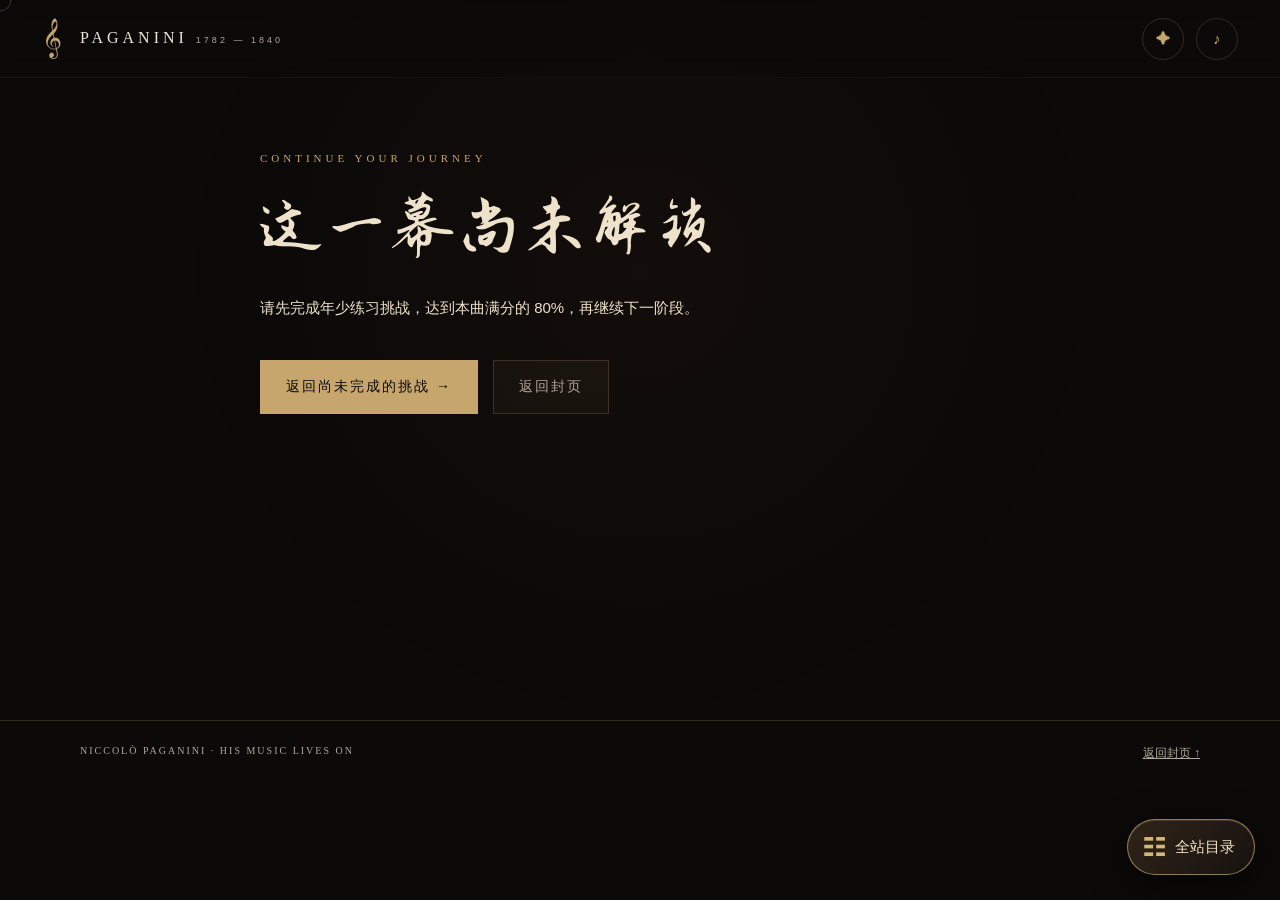
<file: life/scene04.html>
<!doctype html>
<html lang="zh-CN">
  <head>
    <meta charset="utf-8">
    <meta name="viewport" content="width=device-width,initial-scale=1">
    <title>人生体验 · 少年成名｜帕格尼尼</title>
    <meta name="description" content="化身帕格尼尼，以第一视角走过他的人生，聆听作品，并体验曼陀林、小提琴与吉他。">
    <link rel="preconnect" href="https://fonts.googleapis.com">
    <link rel="preconnect" href="https://fonts.gstatic.com" crossorigin>
    <link
      href="https://fonts.googleapis.com/css2?family=Zhi+Mang+Xing&display=swap"
      rel="stylesheet"
    >
    <style>
      /* 所有页面共用：古典剧场、旧乐谱与暗金色。电脑设计宽度 ≥ 1024px。 */
      @font-face {
        font-family:"Zhi Mang Xing";
        src:url("../assets/fonts/ZhiMangXing-Regular.ttf") format("truetype");
        font-display:swap
      }

      :root {
        --bg:#0b0a09;
        --panel:#171410;
        --paper:#ebdfc6;
        --ink:#302719;
        --gold:#c6a66d;
        --red:#7b2634;
        --text:#eee5d5;
        --muted:#b1a797;
        --line:#c6a66d35;
        --pointer-x:50%;
        --pointer-y:30%;
        color-scheme:dark
      }

      * {
        box-sizing:border-box
      }

      html {
        scroll-behavior:smooth;
        scroll-padding-top:90px
      }

      body {
        margin:0;
        min-width:1024px;
        background:var(--bg);
        color:var(--text);
        font-family:"Microsoft YaHei","PingFang SC",sans-serif;
        font-size:15px;
        line-height:1.95
      }

      body::before {
        content:"";
        position:fixed;
        inset:0;
        z-index:-1;
        background:radial-gradient(ellipse at var(--pointer-x) var(--pointer-y),#65322616,transparent 50%);
        pointer-events:none
      }

      button,input,select {
        font:inherit
      }

      button,a,input,select {
        touch-action:manipulation
      }

      a {
        color:inherit
      }

      button {
        color:inherit;
        background:none;
        cursor:pointer
      }

      button:disabled {
        cursor:default;
        opacity:.55
      }

      a,button,input,select {
        outline-offset:6px
      }

      a:focus-visible,button:focus-visible,input:focus-visible,select:focus-visible {
        outline:2px solid var(--gold)
      }

      [hidden] {
        display:none!important
      }

      img {
        display:block;
        max-width:100%
      }

      h1,h2,.chapter-title {
        font-family:"Zhi Mang Xing", "KaiTi", "STKaiti", "DFKai-SB",cursive;
        font-weight:400;
        line-height:1.2
      }

      h1 {
        font-size:82px;
        letter-spacing:5px;
        margin:18px 0 26px
      }

      h2 {
        font-size:48px;
        margin:12px 0 24px
      }

      h3 {
        font-size:22px;
        font-weight:500;
        line-height:1.6
      }

      p {
        margin:0 0 18px
      }

      .eyebrow {
        font:11px/1.6 Georgia,serif;
        letter-spacing:4px;
        color:var(--gold);
        text-transform:uppercase
      }

      .small {
        font-size:12px;
        color:var(--muted)
      }

      .gold {
        color:var(--gold)
      }

      .muted {
        color:var(--muted)
      }

      .wrap {
        width:1120px;
        max-width:calc(100% - 112px);
        margin:auto
      }

      .skip {
        position:fixed;
        top:-90px;
        left:30px;
        z-index:200;
        background:var(--paper);
        color:var(--ink);
        padding:12px
      }

      .skip:focus {
        top:20px
      }

      .site-header {
        height:78px;
        position:fixed;
        inset:0 0 auto;
        z-index:50;
        padding:0 42px;
        display:flex;
        align-items:center;
        justify-content:space-between;
        background:linear-gradient(#0b0a09ee,#0b0a0966);
        backdrop-filter:blur(12px);
        border-bottom:1px solid #ffffff08
      }

      .wordmark {
        text-decoration:none;
        display:flex;
        gap:14px;
        align-items:center;
        letter-spacing:4px;
        font:16px Georgia,serif
      }

      .wordmark b {
        font-size:34px;
        color:var(--gold);
        font-weight:400
      }

      .wordmark small {
        font:9px/1.5 Arial,sans-serif;
        letter-spacing:3px;
        color:var(--muted)
      }

      .header-actions {
        display:flex;
        gap:12px;
        align-items:center
      }

      .icon-button,.journey-toggle {
        border:1px solid var(--line);
        border-radius:50%;
        width:42px;
        height:42px;
        display:grid;
        place-items:center;
        line-height:1;
        color:var(--gold);
        transition:background .2s
      }

      .icon-button:hover,.journey-toggle:hover {
        background:#c6a66d20
      }

      .journey-toggle {
        font-size:20px
      }

      .journey-panel {
        position:fixed;
        top:88px;
        right:32px;
        width:300px;
        padding:24px;
        background:#15120ff5;
        border:1px solid var(--line);
        box-shadow:0 20px 80px #0009;
        z-index:60
      }

      .journey-panel h2 {
        font-size:30px;
        margin:0 0 18px
      }

      .journey-panel ol {
        padding-left:26px;
        margin:0
      }

      .journey-panel li {
        font-size:13px;
        padding:7px 0;
        color:var(--muted)
      }

      .journey-panel li.current {
        color:var(--paper)
      }

      .journey-panel li.current::after {
        content:" · 当前";
        color:var(--gold);
        font-size:11px
      }

      .journey-panel .small {
        margin:16px 0 0
      }

      .home-corner {
        position:fixed;
        bottom:24px;
        left:26px;
        z-index:45;
        color:var(--paper);
        text-decoration:none;
        font-size:12px;
        background:#0b0a09e8;
        border:1px solid var(--line);
        padding:9px 16px;
        border-radius:30px
      }

      .home-corner:hover {
        background:var(--red)
      }

      .read-progress {
        height:2px;
        position:fixed;
        top:77px;
        left:0;
        background:var(--gold);
        width:0;
        z-index:55
      }

      .btn {
        display:inline-flex;
        align-items:center;
        justify-content:center;
        gap:18px;
        min-height:50px;
        padding:12px 25px;
        border:1px solid var(--gold);
        text-decoration:none;
        font-size:14px;
        letter-spacing:2px;
        background:#c6a66d0c;
        transition:background .25s,transform .25s
      }

      .btn:hover {
        background:var(--gold);
        color:var(--bg);
        transform:translateY(-2px)
      }

      .btn.primary {
        background:var(--gold);
        color:var(--bg)
      }

      .btn.primary:hover {
        background:#e2c997
      }

      .btn.subtle {
        border-color:var(--line);
        color:var(--muted)
      }

      .button-row {
        display:flex;
        gap:16px;
        align-items:center;
        flex-wrap:wrap
      }

      .chapter-hero {
        padding:162px 0 80px;
        border-bottom:1px solid var(--line);
        position:relative;
        overflow:hidden
      }

      .chapter-hero .intro {
        max-width:690px;
        color:var(--muted);
        font-size:16px
      }

      .chapter-number {
        position:absolute;
        right:7%;
        top:100px;
        font:210px/1 Georgia,serif;
        color:#c6a66d0c;
        pointer-events:none
      }

      .chapter-hero .rule {
        height:1px;
        width:70px;
        background:var(--gold);
        margin:32px 0
      }

      .section {
        padding:84px 0
      }

      .section+.section {
        border-top:1px solid var(--line)
      }

      .two-col {
        display:grid;
        grid-template-columns:1fr 1fr;
        gap:64px;
        align-items:center
      }

      .section-title {
        max-width:650px
      }

      .section-lead {
        color:var(--muted);
        max-width:650px
      }

      .note-box {
        padding:23px 27px;
        border-left:2px solid var(--gold);
        background:#c6a66d09;
        color:var(--muted)
      }

      .source-note {
        font-size:12px;
        color:var(--muted);
        margin-top:24px
      }

      .source-note a {
        color:var(--gold);
        text-underline-offset:4px
      }

      .next-part {
        padding:95px 50px;
        text-align:center;
        border-top:1px solid var(--line);
        background:radial-gradient(ellipse at center,#65212b20,transparent 70%)
      }

      .next-part h2 {
        font-size:50px;
        margin:20px 0 32px
      }

      .next-part p {
        color:var(--muted)
      }

      .site-footer {
        padding:24px 80px 85px;
        border-top:1px solid var(--line);
        display:flex;
        justify-content:space-between;
        color:var(--muted);
        font:10px Georgia,serif;
        letter-spacing:2px
      }

      .site-footer a {
        letter-spacing:0;
        font:12px "Microsoft YaHei",sans-serif
      }

      .motion-ready .reveal {
        opacity:0;
        transform:translateY(28px);
        transition:opacity .85s,transform .85s
      }

      .motion-ready .reveal.visible {
        opacity:1;
        transform:none
      }

      .note-field {
        position:fixed;
        inset:0;
        pointer-events:none;
        z-index:-1;
        overflow:hidden
      }

      .floating-note {
        position:absolute;
        bottom:-100px;
        color:var(--gold);
        opacity:0;
        font:25px Georgia,serif;
        animation:note-drift 22s linear infinite
      }

      .cursor-note {
        position:fixed;
        z-index:90;
        pointer-events:none;
        color:var(--gold);
        font-size:20px;
        animation:note-pop .8s ease-out forwards
      }

      .cursor-dot {
        position:fixed;
        pointer-events:none;
        z-index:89;
        border:1px solid #c6a66d70;
        width:23px;
        height:23px;
        border-radius:50%;
        transform:translate(-50%,-50%);
        transition:width .2s,height .2s;
        opacity:.65
      }

      .toast {
        position:fixed;
        right:30px;
        bottom:28px;
        z-index:100;
        max-width:440px;
        background:#201a13f5;
        border:1px solid var(--gold);
        padding:15px 22px;
        font-size:13px;
        box-shadow:0 12px 45px #0008
      }

      /* 封面：自由布局的肖像、恶魔剪影、流动琴弦。 */
      .cover {
        min-height:930px;
        height:100vh;
        position:relative;
        overflow:hidden;
        padding:190px 8% 130px
      }

      .cover::before {
        content:"";
        position:absolute;
        inset:0;
        background:linear-gradient(90deg,#0b0a09 2%,#0b0a09b0 55%,#39101820),url("../assets/images/hero-devil.svg") 70% 40%/cover no-repeat;
        pointer-events:none
      }

      .cover-copy {
        position:relative;
        z-index:3;
        width:57%
      }

      .cover h1 {
        font-size:116px;
        letter-spacing:8px;
        line-height:1.13;
        margin:24px 0 20px
      }

      .cover h1 span {
        display:block;
        font-size:48px;
        color:var(--gold);
        margin-bottom:10px
      }

      .cover .intro {
        width:450px;
        color:var(--muted);
        font-size:16px
      }

      .cover-caption {
        position:absolute;
        left:8%;
        top:110px;
        z-index:3
      }

      .cover-portrait {
        position:absolute;
        right:12%;
        top:23%;
        width:29%;
        height:55%;
        transform:rotate(6deg);
        border:1px solid #c6a66d66;
        padding:9px;
        background:#130f0a;
        box-shadow:0 35px 100px #000c;
        z-index:2;
        animation:portrait-breathe 9s ease-in-out infinite
      }

      .cover-portrait img {
        height:100%;
        width:100%;
        object-fit:cover;
        filter:sepia(.25) contrast(1.08)
      }

      .cover-portrait::after {
        content:"THE DEVIL’S VIOLINIST";
        position:absolute;
        bottom:-40px;
        left:0;
        letter-spacing:4px;
        font:11px Georgia,serif;
        color:var(--gold)
      }

      .cover-date {
        position:absolute;
        right:5%;
        top:17%;
        writing-mode:vertical-rl;
        letter-spacing:6px;
        font:12px Georgia,serif;
        color:var(--muted);
        z-index:3
      }

      .cover-string {
        position:absolute;
        height:1px;
        width:65%;
        background:linear-gradient(90deg,transparent,#c6a66d70,transparent);
        transform:rotate(-26deg);
        right:-5%;
        top:30%;
        pointer-events:none
      }

      .cover-string:nth-of-type(2) {
        top:39%
      }

      .cover-string:nth-of-type(3) {
        top:63%
      }

      .cover-tag {
        font-size:12px;
        letter-spacing:3px;
        border-left:1px solid var(--red);
        padding-left:18px;
        color:var(--gold);
        margin:30px 0
      }

      .cover-bottom {
        position:absolute;
        bottom:50px;
        left:8%;
        right:7%;
        display:flex;
        justify-content:space-between;
        align-items:center;
        border-top:1px solid var(--line);
        padding-top:24px;
        z-index:4
      }

      .cover-bottom span {
        color:var(--muted);
        font:10px Georgia,serif;
        letter-spacing:3px
      }

      .cover-bottom .btn {
        min-width:250px
      }

      .cover-after {
        padding:65px 8%;
        display:flex;
        gap:70px;
        color:var(--muted);
        border-top:1px solid var(--line)
      }

      .cover-after .large-note {
        font-size:70px;
        color:var(--gold);
        line-height:1
      }

      .cover-after h2 {
        font-size:36px;
        color:var(--paper);
        margin:0 0 12px
      }

      .cover-after p {
        max-width:800px
      }

      /* 用户点击后才解锁开场；无 JS 时此面板保持隐藏。 */
      .opening-overlay {
        position:fixed;
        inset:0;
        background:radial-gradient(ellipse,#36291c,#080706 70%);
        z-index:110;
        display:flex;
        flex-direction:column;
        align-items:center;
        justify-content:center;
        text-align:center;
        overflow:hidden
      }

      .opening-overlay .eyebrow {
        margin-bottom:25px
      }

      .opening-overlay h2 {
        font-size:42px
      }

      .book {
        width:440px;
        height:285px;
        position:relative;
        perspective:1000px;
        margin:16px 0 45px;
        transform:rotate(-7deg)
      }

      .book-page {
        position:absolute;
        width:50%;
        height:100%;
        background:var(--paper);
        color:var(--ink);
        box-shadow:0 15px 70px #000a;
        top:0;
        padding:40px 23px
      }

      .book-page.left {
        left:0;
        transform-origin:right;
        border-radius:4px 0 0 4px;
        transform:rotateY(60deg)
      }

      .book-page.right {
        right:0;
        transform-origin:left;
        transform:rotateY(-60deg);
        border-radius:0 4px 4px 0
      }

      .book-page .staff {
        height:60px;
        margin:15px 0;
        background:repeating-linear-gradient(transparent 0 8px,#705c4070 8px 9px,transparent 9px 12px);
        font-size:27px;
        line-height:60px;
        letter-spacing:10px
      }

      .opening-overlay.opening-play .book-page.left {
        animation:book-left 1.25s ease forwards
      }

      .opening-overlay.opening-play .book-page.right {
        animation:book-right 1.25s ease forwards
      }

      .opening-overlay.dismiss {
        animation:intro-away .5s ease forwards;
        pointer-events:none
      }

      .opening-choice {
        display:flex;
        gap:14px;
        align-items:center
      }

      .opening-overlay .small {
        max-width:470px;
        margin:18px 0 0
      }

      .opening-overlay button.subtle {
        background:none
      }

      .opening-overlay .book-page p {
        font:12px Georgia,serif;
        letter-spacing:3px
      }

      /* 每页进出均使用同一覆盖层；默认不挡页面。 */
      .transition {
        position:fixed;
        inset:0;
        z-index:120;
        visibility:hidden;
        pointer-events:none;
        overflow:hidden;
        --shut:0
      }

      .transition.active {
        visibility:visible
      }

      .transition .curtain {
        position:absolute;
        top:0;
        bottom:0;
        width:51%;
        background:repeating-linear-gradient(90deg,#320c16 0,#741f32 7%,#330d18 16%);
        box-shadow:inset 0 -18px 30px #0009;
        transition:transform .6s cubic-bezier(.77,0,.18,1)
      }

      .transition .curtain.left {
        left:0;
        transform:translateX(-103%);
        border-right:2px solid #c6a66d
      }

      .transition .curtain.right {
        right:0;
        transform:translateX(103%);
        border-left:2px solid #c6a66d
      }

      .transition.closed .curtain {
        transform:translateX(0)
      }

      .transition-badge {
        position:absolute;
        left:50%;
        top:50%;
        transform:translate(-50%,-50%);
        opacity:0;
        text-align:center;
        transition:opacity .25s;
        color:var(--paper);
        font:28px Georgia,serif;
        letter-spacing:5px
      }

      .transition.closed .transition-badge {
        opacity:1
      }

      .transition[data-theme="score"] .curtain {
        background:repeating-linear-gradient(0deg,transparent 0 28px,#67533544 28px 29px,transparent 29px 42px),var(--paper);
        border-color:#766342
      }

      .transition[data-theme="score"] .transition-badge {
        color:var(--ink)
      }

      .transition[data-theme="instrument"] .transition-badge {
        font-size:52px
      }

      .transition[data-theme="reflection"] .transition-badge {
        font-size:44px;
        color:#e2bd92
      }

      /* 人生剧场：图片是底层，镜头与局部矢量动作分别控制。 */
      .life-hero {
        min-height:460px;
        padding-bottom:65px
      }

      .life-hero h1 {
        font-size:68px
      }

      .life-intro {
        padding-top:130px
      }

      .scene-title {
        display:flex;
        align-items:baseline;
        gap:28px;
        margin-bottom:22px
      }

      .scene-title h2 {
        font-size:40px;
        margin:0
      }

      .scene-title .eyebrow {
        min-width:115px
      }

      .life-scene {
        padding:76px 0;
        border-bottom:1px solid var(--line)
      }

      .scene-grid {
        display:grid;
        grid-template-columns:1fr 305px;
        gap:32px;
        align-items:center
      }

      .scene-frame {
        position:relative;
        height:520px;
        overflow:hidden;
        background:#19130c;
        border:1px solid #c6a66d40;
        isolation:isolate
      }

      .scene-frame .scene-photo {
        position:absolute;
        inset:0;
        height:100%;
        width:100%;
        object-fit:cover;
        transform:scale(1.03);
        animation:camera-drift 18s ease-in-out infinite alternate
      }

      .scene-frame::after {
        content:"";
        position:absolute;
        inset:0;
        background:linear-gradient(0deg,#0009,transparent 45%);
        z-index:4;
        pointer-events:none
      }

      .scene-frame .film-grain {
        position:absolute;
        inset:0;
        z-index:5;
        pointer-events:none;
        background:repeating-linear-gradient(0deg,#0000 0 3px,#0002 4px 4.4px);
        opacity:.24
      }

      .scene-frame .scene-label {
        position:absolute;
        bottom:22px;
        left:26px;
        color:#ecdfc8;
        font-size:11px;
        letter-spacing:2px;
        z-index:8
      }

      .scene-frame .scene-label span {
        font:10px Georgia,serif;
        letter-spacing:3px;
        margin-right:18px;
        color:var(--gold)
      }

      .scene-aside p {
        font-size:16px;
        color:#d3c8b7
      }

      .scene-aside .fact {
        font-size:12px;
        color:var(--gold);
        border-top:1px solid var(--line);
        padding-top:15px;
        margin-top:20px
      }

      .narrate {
        width:100%;
        text-align:left;
        border:1px solid var(--line);
        padding:10px 16px;
        display:flex;
        justify-content:space-between;
        align-items:center;
        font-size:13px;
        margin-top:24px
      }

      .narrate.speaking {
        border-color:var(--gold);
        background:#c6a66d18
      }

      .voice-label {
        font-size:10px;
        color:var(--muted);
        display:block;
        margin:8px 0
      }

      .chapter-strip {
        display:flex;
        gap:8px;
        margin:30px 0 0
      }

      .chapter-strip span {
        flex:1;
        height:3px;
        background:var(--line)
      }

      .chapter-strip span.done {
        background:var(--gold)
      }

      .prologue-stage {
        position:relative;
        height:580px;
        background:radial-gradient(ellipse at 50% 35%,#e0c29135,transparent 60%),#100e0b;
        border:1px solid var(--line);
        overflow:hidden
      }

      .prologue-stage .stage-art {
        height:100%;
        width:100%
      }

      .prologue-stage .staff-lines {
        position:absolute;
        inset:18% 2%;
        background:repeating-linear-gradient(0deg,transparent 0 37px,#c6a66d15 38px 39px);
        transform:rotate(-10deg);
        pointer-events:none
      }

      .prologue-stage iframe,.prologue-stage video {
        position:absolute;
        inset:0;
        width:100%;
        height:100%;
        border:0;
        background:#000;
        z-index:8
      }

      .performance-button {
        position:absolute;
        left:30px;
        bottom:26px;
        z-index:10
      }

      .prologue-aside {
        padding:30px;
        border-left:1px solid var(--line)
      }

      .prologue-layout {
        display:grid;
        grid-template-columns:2.2fr 1fr;
        gap:30px
      }

      .prologue-notes {
        font-size:30px;
        color:var(--gold);
        letter-spacing:12px;
        animation:notation-sway 4s ease-in-out infinite
      }

      .side-quote {
        font-family:"KaiTi",serif;
        font-size:25px;
        color:var(--paper);
        margin:35px 0
      }

      .day-shade {
        position:absolute;
        inset:0;
        z-index:3;
        background:linear-gradient(90deg,#081b4077,#150a17a6);
        opacity:var(--night,0);
        transition:opacity 1s;
        pointer-events:none
      }

      .window-sky {
        position:absolute;
        width:12%;
        height:45%;
        left:6%;
        top:3%;
        z-index:2;
        background:#162849;
        opacity:var(--night,0);
        mix-blend-mode:multiply;
        transition:opacity 1s;
        pointer-events:none
      }

      .practice-sheet {
        position:absolute;
        z-index:6;
        right:32%;
        top:43%;
        width:18%;
        height:22%;
        background:var(--paper);
        border:1px solid #9c784d;
        transform:rotate(-7deg);
        color:#6c5739;
        box-shadow:0 4px 20px #0008;
        padding:14px;
        font:26px Georgia,serif;
        line-height:1.35
      }

      .practice-sheet.flipping {
        animation:sheet-flip .55s ease
      }

      .practice-sheet::before {
        content:"";
        position:absolute;
        inset:14px;
        background:repeating-linear-gradient(transparent 0 12px,#8e795f77 13px 14px);
        pointer-events:none
      }

      .practice-sheet span {
        position:relative
      }

      .practice-controls {
        background:#15110d;
        border:1px solid var(--line);
        margin-top:25px;
        padding:22px;
        display:flex;
        align-items:center;
        justify-content:space-between;
        gap:24px
      }

      .practice-meter {
        display:flex;
        align-items:center;
        gap:18px
      }

      .practice-meter strong {
        font:38px Georgia,serif;
        color:var(--gold)
      }

      .practice-meter label {
        font-size:12px;
        color:var(--muted)
      }

      .practice-meter progress {
        width:140px;
        height:5px;
        accent-color:var(--gold)
      }

      .practice-caption {
        font-size:13px;
        color:var(--muted);
        min-width:245px
      }

      .performer-layer {
        position:absolute;
        z-index:6;
        bottom:0;
        right:0;
        width:52%;
        height:95%;
        pointer-events:none;
        filter:drop-shadow(0 7px 12px #0007)
      }

      .performer-layer .torso {
        transform-origin:55% 65%;
        animation:body-breathe 5.5s ease-in-out infinite
      }

      .performer-layer .bow-arm {
        transform-box:fill-box;
        transform-origin:20% 80%;
        animation:bow-play 2.2s ease-in-out infinite alternate;
        animation-play-state:paused
      }

      .performer-layer .finger {
        transform-box:fill-box;
        transform-origin:center;
        animation:finger-move .45s ease-in-out infinite alternate;
        animation-play-state:paused
      }

      .performer-layer.playing .bow-arm,.performer-layer.playing .finger {
        animation-play-state:running
      }

      .performer-layer.practice-playing .bow-arm {
        animation:practice-bow .8s ease-in-out
      }

      .performer-layer.practice-playing .finger {
        animation:finger-move .18s ease-in-out 4 alternate
      }

      .stage-glow {
        position:absolute;
        z-index:2;
        inset:-40% 10% -20%;
        background:conic-gradient(from 155deg at 50% 0%,transparent, #f1d29322 10deg,transparent 40deg);
        transform-origin:top;
        animation:light-sweep 12s ease-in-out infinite alternate;
        pointer-events:none
      }

      .whisper-trigger {
        position:absolute;
        z-index:9;
        border:1px solid #c6a66daa;
        border-radius:50%;
        width:42px;
        height:42px;
        background:#15110eda;
        color:var(--paper);
        font-size:20px;
        box-shadow:0 0 30px #c6a66d30;
        animation:whisper-pulse 3s ease-in-out infinite
      }

      .whisper-trigger:nth-of-type(1) {
        left:19%;
        top:43%
      }

      .whisper-trigger:nth-of-type(2) {
        left:53%;
        top:34%
      }

      .whisper-trigger:nth-of-type(3) {
        left:78%;
        top:49%
      }

      .whisper-popup {
        position:absolute;
        z-index:10;
        left:15%;
        right:15%;
        top:12%;
        padding:20px 24px;
        background:#0f0c09f5;
        border:1px solid var(--gold);
        text-align:center;
        font-size:18px;
        box-shadow:0 15px 50px #0008
      }

      .whisper-popup button {
        float:right;
        border:0;
        font-size:20px
      }

      .whisper-popup small {
        display:block;
        font-size:10px;
        color:var(--muted);
        margin-top:8px
      }

      .tour-stops {
        display:flex;
        gap:8px;
        flex-wrap:wrap;
        margin:24px 0
      }

      .tour-stops button {
        padding:8px 11px;
        border:1px solid var(--line);
        font:10px Georgia,serif;
        letter-spacing:1px
      }

      .tour-stops button[aria-pressed="true"] {
        background:var(--gold);
        color:var(--bg)
      }

      .tour-caption {
        position:absolute;
        left:30px;
        top:25px;
        z-index:7;
        display:flex;
        flex-direction:column;
        background:#0b0a09b0;
        padding:15px 20px;
        border-left:2px solid var(--gold)
      }

      .tour-caption strong {
        font:26px Georgia,serif;
        letter-spacing:3px
      }

      .tour-caption span {
        font-size:12px;
        color:var(--gold)
      }

      .end-string {
        height:150px;
        display:grid;
        place-items:center;
        position:relative;
        font:32px Georgia,serif;
        letter-spacing:15px
      }

      .end-string::before {
        content:"";
        height:1px;
        position:absolute;
        left:0;
        right:0;
        top:50%;
        background:linear-gradient(90deg,transparent,var(--gold),transparent);
        z-index:-1
      }

      .end-string span {
        background:var(--bg);
        padding:0 30px
      }

      .memory-frame {
        animation:memory-light 15s ease-in-out infinite alternate
      }

      /* 历史档案、作品与影响采用各自独立的阅读布局。 */
      .archive-image {
        position:relative;
        padding:16px;
        border:1px solid var(--line);
        transform:rotate(-3deg);
        background:#17110c
      }

      .archive-image img {
        width:100%;
        max-height:510px;
        object-fit:cover;
        filter:sepia(.1)
      }

      .archive-image figcaption {
        font-size:11px;
        color:var(--muted);
        margin-top:12px;
        letter-spacing:2px
      }

      .archive-tabs {
        display:flex;
        border-bottom:1px solid var(--line);
        gap:25px;
        margin:30px 0
      }

      .archive-tabs button {
        border:0;
        color:var(--muted);
        padding:10px 0;
        border-bottom:2px solid transparent
      }

      .archive-tabs button[aria-selected="true"] {
        border-color:var(--gold);
        color:var(--paper)
      }

      .archive-paper {
        padding:35px;
        background:var(--paper);
        color:var(--ink);
        position:relative;
        box-shadow:0 18px 50px #0005
      }

      .archive-paper .eyebrow {
        color:#876331
      }

      .archive-paper p {
        color:#4f4535
      }

      .archive-paper h3 {
        font-family:"KaiTi",serif;
        font-size:28px;
        margin-top:0
      }

      .evidence {
        display:grid;
        grid-template-columns:1fr 1fr;
        gap:25px;
        margin:35px 0
      }

      .evidence article {
        border:1px solid var(--line);
        padding:28px
      }

      .evidence .legend {
        border-left:2px solid var(--red)
      }

      .evidence .document {
        border-left:2px solid var(--gold)
      }

      details {
        border-bottom:1px solid var(--line);
        padding:20px 0
      }

      summary {
        cursor:pointer;
        color:var(--paper);
        font-size:18px;
        list-style:none;
        display:flex;
        justify-content:space-between;
        align-items:center
      }

      summary::after {
        content:"＋";
        color:var(--gold)
      }

      details[open] summary::after {
        content:"−"
      }

      details p {
        color:var(--muted);
        padding-top:18px;
        margin-bottom:0
      }

      .music-section-label {
        font:70px Georgia,serif;
        color:#c6a66d3d;
        margin-right:25px
      }

      .track {
        display:grid;
        grid-template-columns:175px 1fr;
        gap:38px;
        align-items:center;
        padding:45px 0;
        border-bottom:1px solid var(--line)
      }

      .record-button {
        position:relative;
        width:172px;
        height:172px;
        border:1px solid #a5956d;
        border-radius:50%;
        background:repeating-radial-gradient(circle,#181818 0 1px,#242321 2px 3px,#111 4px 5px);
        box-shadow:0 14px 45px #0009;
        display:grid;
        place-items:center;
        transition:transform .3s
      }

      .record-button:hover {
        transform:scale(1.04)
      }

      .record-disc {
        position:absolute;
        inset:0;
        border-radius:50%;
        animation:record-spin 4s linear infinite;
        animation-play-state:paused;
        background:conic-gradient(transparent,#ffffff10,transparent 30%,#ffffff12,transparent);
        pointer-events:none
      }

      .record-button .label {
        position:relative;
        width:68px;
        height:68px;
        border-radius:50%;
        background:var(--red);
        display:grid;
        place-items:center;
        font:22px Georgia,serif;
        border:1px solid var(--gold);
        box-shadow:inset 0 0 0 6px #0002;
        z-index:2
      }

      .track.playing .record-disc {
        animation-play-state:running
      }

      .record-button .play-symbol {
        position:absolute;
        bottom:-34px;
        font-size:12px;
        color:var(--gold);
        width:170px
      }

      .track h2 {
        font-size:36px;
        margin:8px 0 12px
      }

      .track p {
        color:var(--muted);
        max-width:740px;
        font-size:14px
      }

      .track .eyebrow {
        font-size:10px
      }

      .track-controls {
        display:flex;
        gap:18px;
        align-items:center;
        font-size:12px;
        color:var(--gold);
        margin-top:18px
      }

      .track-progress {
        height:4px;
        flex:1;
        accent-color:var(--gold);
        max-width:400px
      }

      .track-time {
        min-width:95px;
        letter-spacing:1px
      }

      .track-info {
        min-width:0
      }

      .track-status {
        font-size:11px;
        color:var(--muted);
        margin-top:10px
      }

      .track.unavailable .record-button {
        filter:grayscale(1);
        opacity:.5
      }

      .listening-hint {
        border-top:1px solid var(--line);
        border-bottom:1px solid var(--line);
        display:flex;
        align-items:center;
        gap:24px;
        padding:23px 0;
        font-size:13px;
        color:var(--muted)
      }

      .listening-hint b {
        color:var(--gold);
        font-size:28px
      }

      .audio-credit {
        font-size:11px;
        color:var(--muted)
      }

      .timeline {
        display:grid;
        grid-template-columns:repeat(4,1fr);
        margin:50px 0;
        border-top:1px solid var(--gold)
      }

      .timeline-item {
        padding:30px 25px 0 0;
        position:relative
      }

      .timeline-item::before {
        content:"";
        position:absolute;
        top:-5px;
        left:0;
        width:9px;
        height:9px;
        border-radius:50%;
        background:var(--gold)
      }

      .timeline-item strong {
        font:32px Georgia,serif;
        color:var(--gold)
      }

      .timeline-item p {
        font-size:13px;
        color:var(--muted);
        margin-top:12px
      }

      .legacy-gallery {
        display:grid;
        grid-template-columns:1.3fr 1fr;
        gap:25px;
        margin-top:35px
      }

      .legacy-gallery figure {
        margin:0
      }

      .legacy-gallery img {
        height:270px;
        width:100%;
        object-fit:cover;
        border:1px solid var(--line)
      }

      .legacy-gallery figcaption {
        font-size:11px;
        color:var(--muted);
        margin-top:10px
      }

      .influence-notes {
        display:grid;
        grid-template-columns:1fr 1fr 1fr;
        gap:30px
      }

      .influence-notes article {
        padding:30px 0;
        border-top:1px solid var(--gold)
      }

      .influence-notes .big {
        font:42px Georgia,serif;
        color:var(--gold)
      }

      .film-pair {
        display:grid;
        grid-template-columns:1fr 1fr;
        gap:40px
      }

      .film-pair article {
        display:grid;
        grid-template-columns:140px 1fr;
        gap:25px
      }

      .film-pair img {
        width:140px;
        height:210px;
        object-fit:cover
      }

      .film-pair p {
        font-size:13px;
        color:var(--muted)
      }

      .legacy-question {
        border:1px solid var(--line);
        padding:25px;
        margin-top:40px
      }

      .legacy-question button {
        margin:12px 12px 0 0
      }

      /* 乐器控制台。实际发声由 instrument-engine.js 管理。 */
      .instrument-workbench {
        background:radial-gradient(ellipse at 70% 30%,#4e352c40,transparent),#15120f;
        border:1px solid var(--line);
        padding:36px
      }

      .instrument-tabs {
        display:flex;
        gap:14px;
        margin-bottom:28px
      }

      .instrument-tabs button {
        border:1px solid var(--line);
        padding:13px 24px;
        flex:1;
        display:flex;
        justify-content:space-between
      }

      .instrument-tabs button[aria-selected="true"] {
        background:var(--gold);
        color:var(--bg)
      }

      .instrument-overview {
        display:grid;
        grid-template-columns:1.5fr 1fr;
        gap:50px;
        align-items:center;
        min-height:260px
      }

      .instrument-art {
        height:260px;
        position:relative;
        display:grid;
        place-items:center
      }

      .instrument-art svg {
        height:245px;
        width:100%;
        overflow:visible;
        filter:drop-shadow(0 15px 22px #0009)
      }

      .instrument-art .string {
        stroke:var(--paper);
        stroke-width:1
      }

      .instrument-art.sounding .string {
        animation:string-vibrate .12s linear infinite alternate
      }

      .instrument-description h2 {
        font-size:40px;
        margin-top:0
      }

      .instrument-description p {
        font-size:13px;
        color:var(--muted)
      }

      .sample-badge {
        display:inline-flex;
        color:var(--gold);
        background:#c6a66d12;
        border:1px solid var(--line);
        padding:7px 12px;
        font-size:12px
      }

      .synth-badge {
        color:#e3bba0;
        border-color:#b38163
      }

      .instrument-toolbar {
        padding:24px 0;
        border-top:1px solid var(--line);
        display:flex;
        gap:26px;
        align-items:center;
        flex-wrap:wrap
      }

      .instrument-toolbar label {
        font-size:12px;
        color:var(--muted);
        display:flex;
        align-items:center;
        gap:10px
      }

      .instrument-toolbar input {
        width:120px;
        accent-color:var(--gold)
      }

      .instrument-toolbar select {
        background:#100e0b;
        border:1px solid var(--line);
        color:var(--paper);
        padding:6px
      }

      .piano-keys {
        position:relative;
        display:flex;
        height:175px;
        margin:16px 0 20px;
        gap:5px
      }

      .note-key {
        height:175px;
        flex:1;
        background:var(--paper);
        color:var(--ink);
        border:0;
        border-bottom:6px solid #af9d7d;
        border-radius:0 0 6px 6px;
        display:flex;
        flex-direction:column;
        align-items:center;
        justify-content:flex-end;
        padding-bottom:20px;
        transition:background .08s,transform .08s
      }

      .note-key.black {
        height:112px;
        background:#171310;
        color:var(--paper);
        border:1px solid #8c7550;
        position:absolute;
        z-index:3;
        width:6.8%;
        top:0;
        padding-bottom:13px;
        border-bottom:5px solid #020202
      }

      .note-key.active {
        background:var(--gold);
        transform:translateY(3px);
        border-bottom-width:3px;
        box-shadow:0 0 25px #c6a66d50
      }

      .note-key kbd {
        font:19px Georgia,serif
      }

      .note-key small {
        font:10px Arial,sans-serif;
        margin-top:8px;
        letter-spacing:1px
      }

      .key-guide {
        display:flex;
        justify-content:space-between;
        color:var(--muted);
        font-size:12px
      }

      .instrument-log {
        font:12px Georgia,serif;
        letter-spacing:2px;
        color:var(--gold);
        height:30px;
        padding-top:8px
      }

      .sample-upload {
        margin-top:36px;
        border-top:1px solid var(--line);
        padding-top:22px
      }

      .sample-upload input {
        font-size:12px;
        max-width:330px
      }

      .sample-upload .small {
        margin-top:10px
      }

      .signal-meter {
        display:flex;
        gap:3px;
        height:22px;
        align-items:flex-end;
        min-width:75px
      }

      .signal-meter i {
        display:block;
        width:4px;
        background:var(--gold);
        height:4px;
        transition:height .2s
      }

      .signal-meter.sounding i {
        animation:signal .5s ease-in-out infinite alternate
      }

      .signal-meter i:nth-child(2n) {
        animation-delay:.2s!important
      }

      .signal-meter i:nth-child(3n) {
        animation-delay:.1s!important
      }

      /* 原感想与资料段落保持内容不变，只重新排版。 */
      .reflection-symbols {
        position:absolute;
        right:12%;
        top:130px;
        font-size:115px;
        color:#c6a66d22;
        display:flex;
        align-items:center;
        gap:30px
      }

      .reflection-symbols .heart {
        color:#7b263480;
        animation:heart-pulse 2.8s ease-in-out infinite
      }

      .reflection-symbols .source-paper {
        font-size:80px;
        transform:rotate(14deg)
      }

      .reflection-card {
        max-width:850px;
        margin:auto;
        padding:55px 62px;
        border:1px solid var(--line);
        background:#17130f;
        position:relative
      }

      .reflection-card::before {
        content:"“";
        position:absolute;
        right:35px;
        top:5px;
        font:110px Georgia,serif;
        color:#c6a66d20
      }

      .reflection-card p {
        font-size:15px;
        color:#d8cebd;
        margin-bottom:26px;
        line-height:2.15
      }

      .reflection-card .opening {
        font-size:23px;
        color:var(--paper)
      }

      .reflection-card .ending {
        font-size:18px;
        text-align:center;
        color:var(--gold)
      }

      .source-list {
        display:flex;
        flex-direction:column;
        gap:16px
      }

      .source-item {
        display:flex;
        gap:24px;
        align-items:flex-start;
        padding:25px;
        background:#15110e;
        border:1px solid var(--line)
      }

      .source-number {
        color:var(--gold);
        font:32px Georgia,serif;
        min-width:45px
      }

      .source-content {
        flex:1;
        min-width:0
      }

      .source-label {
        font-size:14px;
        margin-bottom:7px
      }

      .source-item a {
        font:12px/1.8 Arial,sans-serif;
        color:var(--muted);
        overflow-wrap:anywhere
      }

      .reflection-nav {
        display:flex;
        gap:30px;
        padding:25px 0;
        border-bottom:1px solid var(--line)
      }

      .reflection-nav a {
        color:var(--gold);
        font-size:13px;
        text-underline-offset:8px
      }

      .reflection-lamp {
        position:absolute;
        left:-12px;
        top:0;
        width:2px;
        height:0;
        background:var(--gold);
        transition:height .3s
      }

      .transition[data-theme="score"] {
        perspective:1200px
      }

      .transition[data-theme="score"] .curtain.left {
        transform-origin:right center;
        transform:translateX(-103%) rotateY(58deg)
      }

      .transition[data-theme="score"] .curtain.right {
        transform-origin:left center;
        transform:translateX(103%) rotateY(-58deg)
      }

      .transition[data-theme="score"].closed .curtain {
        transform:translateX(0) rotateY(0)
      }

      .scene-frame video {
        position:absolute;
        inset:0;
        width:100%;
        height:100%;
        object-fit:cover;
        z-index:11
      }

      .scene-frame .performance-button {
        z-index:12
      }

      .source-paper {
        animation:notation-sway 6s ease-in-out infinite
      }

      .hero-heart {
        display:inline-block;
        animation:heart-pulse 2s ease-in-out infinite
      }

      @keyframes note-drift {
        0% {
          transform:translateY(0) rotate(-20deg);
          opacity:0
        }
        15% {
          opacity:.1
        }
        85% {
          opacity:.1
        }
        100% {
          transform:translateY(-115vh) rotate(40deg);
          opacity:0
        }
      }

      @keyframes note-pop {
        from {
          opacity:.8;
          transform:translate(-50%,-50%) scale(.6)
        }
        to {
          opacity:0;
          transform:translate(-50%,-110px) scale(1.4) rotate(20deg)
        }
      }

      @keyframes record-spin {
        to {
          transform:rotate(360deg)
        }
      }

      @keyframes portrait-breathe {
        50% {
          transform:rotate(4deg) translateY(-8px)
        }
      }

      @keyframes book-left {
        to {
          transform:rotateY(0)
        }
      }

      @keyframes book-right {
        to {
          transform:rotateY(0)
        }
      }

      @keyframes intro-away {
        to {
          opacity:0;
          transform:scale(1.07)
        }
      }

      @keyframes camera-drift {
        to {
          transform:scale(1.09) translate(-1%,-.5%)
        }
      }

      @keyframes body-breathe {
        50% {
          transform:translateY(-2px) rotate(.25deg)
        }
      }

      @keyframes bow-play {
        to {
          transform:translateX(24px) rotate(-7deg)
        }
      }

      @keyframes practice-bow {
        50% {
          transform:translateX(35px) rotate(-9deg)
        }
      }

      @keyframes finger-move {
        to {
          transform:translateY(2px) rotate(4deg)
        }
      }

      @keyframes sheet-flip {
        50% {
          transform:rotate(-7deg) rotateY(-90deg)
        }
        100% {
          transform:rotate(-7deg)
        }
      }

      @keyframes light-sweep {
        to {
          transform:rotate(8deg);
          opacity:.7
        }
      }

      @keyframes notation-sway {
        50% {
          transform:translateY(-7px);
          opacity:.65
        }
      }

      @keyframes whisper-pulse {
        50% {
          box-shadow:0 0 28px #c6a66d55
        }
      }

      @keyframes memory-light {
        to {
          filter:sepia(.2) brightness(.85)
        }
      }

      @keyframes string-vibrate {
        to {
          transform:translateX(1px)
        }
      }

      @keyframes signal {
        to {
          height:22px
        }
      }

      @keyframes heart-pulse {
        15% {
          transform:scale(1.1)
        }
        30% {
          transform:scale(1)
        }
        45% {
          transform:scale(1.06)
        }
      }

      /* 减少动态同时控制 CSS 与 JS 粒子，内容永远可读。 */
      html.reduce-motion {
        scroll-behavior:auto
      }

      html.reduce-motion *,html.reduce-motion *::before,html.reduce-motion *::after {
        animation-duration:.01ms!important;
        animation-iteration-count:1!important;
        transition-duration:.01ms!important
      }

      html.reduce-motion .floating-note,html.reduce-motion .cursor-dot {
        display:none
      }

      html.reduce-motion .reveal {
        opacity:1!important;
        transform:none!important
      }

      @media(prefers-reduced-motion:reduce) {
        html {
          scroll-behavior:auto
        }
        *,*::before,*::after {
          animation-duration:.01ms!important;
          animation-iteration-count:1!important;
          transition-duration:.01ms!important
        }
        .floating-note,.cursor-dot {
          display:none
        }
        .reveal {
          opacity:1!important;
          transform:none!important
        }
      }

      .journey-panel {
        width:340px;
        padding:25px
      }

      .journey-panel ol {
        list-style:none;
        padding:0
      }

      .journey-panel li {
        padding:0;
        margin:5px 0
      }

      .journey-panel li.current::after {
        display:none
      }

      .journey-panel a {
        display:grid;
        grid-template-columns:25px 1fr 14px;
        gap:12px;
        align-items:center;
        padding:10px 12px;
        text-decoration:none;
        border:1px solid transparent;
        transition:background .2s,transform .2s
      }

      .journey-panel a:hover,.journey-panel a:focus-visible {
        background:#c6a66d15;
        border-color:#c6a66d65;
        transform:translateX(3px)
      }

      .journey-panel a[aria-current] {
        color:#eee5d5;
        border-color:#c6a66d55;
        background:#c6a66d09
      }

      .directory-number {
        font:11px Georgia,serif;
        color:#c6a66d
      }

      .note-field .floating-note {
        font-size:56px
      }

      .transition.active.closed {
        pointer-events:auto
      }
    

.insert-panel{margin:48px auto 0;padding:30px;border:1px solid rgba(198,166,109,.25);border-radius:22px;background:linear-gradient(180deg,rgba(198,166,109,.08),rgba(23,20,16,.92));box-shadow:0 24px 48px rgba(0,0,0,.22)}
.insert-panel h3{margin:0 0 12px;font-size:30px;font-family:"Zhi Mang Xing","KaiTi",cursive;letter-spacing:2px}
.insert-panel p{margin:10px 0;color:var(--text)}
.choice-grid,.move-grid,.feature-grid{display:grid;grid-template-columns:repeat(auto-fit,minmax(220px,1fr));gap:16px;margin-top:18px}
.choice-btn,.move-btn,.tiny-card{padding:16px 18px;border:1px solid rgba(198,166,109,.35);border-radius:16px;background:rgba(235,223,198,.05);color:var(--text);cursor:pointer;transition:transform .25s ease,border-color .25s ease,background .25s ease}
.choice-btn:hover,.move-btn:hover,.tiny-card:hover{transform:translateY(-2px);border-color:rgba(198,166,109,.7);background:rgba(198,166,109,.12)}
.choice-btn.correct{background:rgba(198,166,109,.18);border-color:#e7c88d}
.choice-btn.wrong{background:rgba(123,38,52,.28);border-color:#d395a6}
.result-box{margin-top:16px;padding:14px 16px;border-radius:16px;background:rgba(0,0,0,.22);border:1px dashed rgba(198,166,109,.35)}
.result-box[data-state="pass"]{border-color:#e7c88d;background:rgba(198,166,109,.1)}
.result-box[data-state="fail"]{border-color:#d395a6;background:rgba(123,38,52,.18)}
.locked-link{pointer-events:none!important;opacity:.4!important;filter:grayscale(1);}
.motion-room{position:relative;min-height:280px;border-radius:18px;overflow:hidden;background:radial-gradient(circle at 20% 20%,rgba(198,166,109,.2),transparent 28%),linear-gradient(135deg,#231b14,#100d0a);border:1px solid rgba(198,166,109,.25);padding:24px}
.motion-room::before{content:"";position:absolute;inset:0;background:linear-gradient(180deg,transparent,rgba(0,0,0,.18))}
.motion-room[data-place="stage"]{background:radial-gradient(circle at 70% 18%,rgba(255,220,158,.22),transparent 26%),linear-gradient(135deg,#3d2414,#100d0a)}
.motion-room[data-place="backstage"]{background:radial-gradient(circle at 30% 18%,rgba(173,139,83,.18),transparent 26%),linear-gradient(135deg,#202018,#100d0a)}
.motion-room[data-place="score"]{background:radial-gradient(circle at 56% 18%,rgba(235,223,198,.2),transparent 30%),linear-gradient(135deg,#372c18,#120f0c)}
.motion-room .room-copy{position:relative;max-width:60ch}
.rg-wrap{margin-top:18px}
.rg-header{display:flex;flex-wrap:wrap;gap:12px;align-items:end;justify-content:space-between;margin-bottom:12px}
.rg-header .meta{display:flex;gap:18px;flex-wrap:wrap;color:var(--muted)}
.rg-header strong{color:var(--gold);font-size:18px}
.rg-canvas{width:100%;height:380px;border-radius:18px;border:1px solid rgba(198,166,109,.25);background:#0d0b09;display:block}
.rg-keys{display:grid;grid-template-columns:repeat(3,1fr);gap:12px;margin-top:14px}
.rg-keys button{padding:14px;border-radius:16px;border:1px solid rgba(198,166,109,.35);background:rgba(235,223,198,.06);color:var(--text);font-weight:700;letter-spacing:.08em;cursor:pointer}
.rg-keys button.hit{transform:translateY(2px);background:rgba(198,166,109,.18)}
.rg-toolbar{display:flex;gap:12px;flex-wrap:wrap;align-items:center;margin-top:14px}
.rg-toolbar .btn{min-width:150px}
.rg-status,.rg-result{margin-top:12px;padding:12px 14px;border-radius:14px;background:rgba(0,0,0,.22);border:1px dashed rgba(198,166,109,.28)}
.rg-result[data-ok="true"]{border-color:#e7c88d;background:rgba(198,166,109,.11)}
.rg-result[data-ok="false"]{border-color:#d395a6;background:rgba(123,38,52,.18)}
.portal-grid{display:grid;grid-template-columns:repeat(auto-fit,minmax(220px,1fr));gap:18px;margin-top:28px}
.portal-card{position:relative;display:block;padding:24px;border-radius:24px;overflow:hidden;border:1px solid rgba(198,166,109,.24);background:linear-gradient(135deg,rgba(198,166,109,.12),rgba(23,20,16,.94));min-height:180px;text-decoration:none}
.portal-card::after{content:"";position:absolute;inset:0;background:radial-gradient(circle at top right,rgba(255,255,255,.08),transparent 28%);pointer-events:none}
.portal-card h3{margin:10px 0 8px;font-size:28px;font-family:"Zhi Mang Xing","KaiTi",cursive}
.portal-card p{margin:0;color:var(--muted)}
.style-chips{display:flex;flex-wrap:wrap;gap:10px;margin-top:12px}
.style-chip{padding:8px 12px;border-radius:999px;border:1px solid rgba(198,166,109,.3);background:rgba(198,166,109,.08);color:var(--text)}




/* ===== 全站精修：动态转场、章节漫游与响应式 ===== */
:root{--cinema-gold:#e5c58a;--cinema-ink:#130e0b}
html{scroll-padding-top:92px}
button,a{transition:filter .24s ease,box-shadow .24s ease,transform .24s ease}
a:hover,button:not(:disabled):hover{filter:brightness(1.12)}
section[id]{scroll-margin-top:98px}
.immersive-skip{position:absolute;left:-10000px;top:auto;width:1px;height:1px;overflow:hidden}
.immersive-skip:focus{left:16px;top:12px;width:auto;height:auto;z-index:100000;padding:10px;background:#fff;color:#000}
.cinema-portal{position:fixed;inset:0;z-index:100000;display:grid;place-items:center;pointer-events:none;opacity:0;visibility:hidden;background:#0c0908;overflow:hidden;transition:opacity .27s ease,visibility .27s ease}
.cinema-portal.is-active{opacity:1;visibility:visible;pointer-events:all}
.cinema-portal .portal-blur{position:absolute;inset:-10%;background:radial-gradient(circle at center,rgba(198,166,109,.16),transparent 38%),linear-gradient(45deg,#100b08,#241811,#100b08);animation:cinemaMist 1.8s ease-in-out infinite alternate}
.cinema-portal .portal-symbol{position:absolute;font:400 clamp(110px,16vw,250px)/1 Georgia,serif;opacity:.22;color:var(--cinema-gold);filter:drop-shadow(0 0 26px rgba(198,166,109,.2));animation:cinemaSymbol .95s cubic-bezier(.1,.7,.3,1) both}
.cinema-portal .portal-sheet{position:absolute;width:min(700px,72vw);height:55vh;border-left:2px solid rgba(198,166,109,.3);border-right:2px solid rgba(198,166,109,.3);opacity:.17;background:repeating-linear-gradient(transparent 0,transparent 20px,rgba(240,214,164,.4) 21px,transparent 22px);transform:rotate(-7deg)}
.cinema-portal .portal-copy{position:relative;z-index:2;text-align:center;padding:36px;max-width:86vw}
.cinema-portal .portal-small{display:block;font:600 12px/2 sans-serif;color:#c8ad81;letter-spacing:.35em}
.cinema-portal .portal-title{font-family:'Zhi Mang Xing','KaiTi',serif;font-size:clamp(38px,5vw,82px);color:#f3e4c9;margin:6px 0 14px;line-height:1.25}
.cinema-portal .portal-subtitle{font-size:15px;color:#c1ad90;letter-spacing:.12em}
.cinema-portal[data-theme=stage] .portal-blur{background:radial-gradient(ellipse at center,rgba(208,163,79,.35),transparent 30%),linear-gradient(90deg,#370a16 0%,#130b0d 22%,#1a0e0d 50%,#130b0d 78%,#370a16 100%)}
.cinema-portal[data-theme=manuscript] .portal-blur{background:linear-gradient(130deg,#2e241b,#110e0b),repeating-linear-gradient(0deg,transparent 0 24px,rgba(235,206,139,.05) 25px 26px)}
.cinema-portal[data-theme=violin] .portal-blur{background:radial-gradient(ellipse at center,rgba(150,81,37,.32),transparent 33%),linear-gradient(140deg,#1d140d,#090809)}
.cinema-portal[data-theme=legacy] .portal-blur{background:radial-gradient(circle at 50% 40%,rgba(82,72,101,.37),transparent 42%),linear-gradient(135deg,#11121c,#090909)}
.cinema-portal[data-theme=instrument] .portal-blur{background:radial-gradient(circle at 50% 42%,rgba(152,106,43,.3),transparent 44%),linear-gradient(135deg,#2b2212,#080909)}
.cinema-portal[data-theme=reflect] .portal-blur{background:radial-gradient(circle at 50% 30%,rgba(134,48,51,.21),transparent 42%),linear-gradient(135deg,#1c1116,#090909)}
.cinema-portal[data-theme=score] .portal-sheet{opacity:.36;transform:rotate(-12deg)}
.cinema-portal[data-theme=manuscript] .portal-sheet{opacity:.26;transform:rotate(5deg)}
.cinema-portal[data-theme=legacy] .portal-symbol{animation:cinemaEcho 1s ease both}
@keyframes cinemaSymbol{from{transform:scale(.3) rotate(-30deg);opacity:0}to{transform:scale(1) rotate(0deg);opacity:.22}}
@keyframes cinemaEcho{from{transform:scale(2);opacity:0}to{transform:scale(1);opacity:.2}}
@keyframes cinemaMist{from{transform:scale(1)}to{transform:scale(1.06)}}
.cinema-progress{position:fixed;top:0;left:0;height:3px;width:0;z-index:2000;background:linear-gradient(90deg,#a56837,#e6c68b,#f5e1ba);pointer-events:none}
.scroll-reveal-extra{opacity:0;transform:translateY(34px);filter:blur(6px);transition:opacity .85s ease,transform .85s ease,filter .85s ease}
.scroll-reveal-extra.in-view{opacity:1;transform:none;filter:blur(0)}
.cinema-menu{position:fixed;right:18px;bottom:22px;z-index:65;background:rgba(20,15,11,.9);color:#eddcc2;border:1px solid rgba(208,171,110,.5);border-radius:999px;padding:10px 17px;font-size:13px;backdrop-filter:blur(9px);box-shadow:0 10px 36px rgba(0,0,0,.38)}
.cinema-menu:hover{transform:translateY(-2px);background:#2c2119}
.cinema-menu-panel{position:fixed;right:18px;bottom:72px;width:min(360px,calc(100vw - 36px));max-height:72vh;overflow:auto;z-index:66;background:rgba(18,14,11,.97);border:1px solid rgba(198,166,109,.4);border-radius:22px;padding:20px;box-shadow:0 24px 55px rgba(0,0,0,.5)}
.cinema-menu-panel[hidden]{display:none!important}
.cinema-menu-panel h3{margin:0 0 12px;font:400 30px/1.2 'Zhi Mang Xing','KaiTi',serif}
.cinema-menu-panel a{display:flex;align-items:center;justify-content:space-between;padding:11px 9px;border-bottom:1px solid rgba(198,166,109,.15);color:#eadbc2;text-decoration:none;font-size:14px}
.cinema-menu-panel a[aria-current=page]{color:#f5d29b;background:rgba(198,166,109,.08)}
.cinema-menu-panel a:hover{background:rgba(198,166,109,.13)}
.immersive-note{display:block;font-size:13px;color:#b7a590;margin-top:14px}
@media(max-width:950px){body{min-width:0!important}.wrap,.section{max-width:100%!important}.site-header{padding:12px 18px!important}.chapter-hero h1,.hero h1{font-size:clamp(40px,8vw,70px)!important}.period,.period:nth-child(even),.hero,.sample-panel,.scene-grid,.feature-grid{grid-template-columns:1fr!important}.period:nth-child(even) .photo{order:0!important}.period:nth-child(even) .copy{order:1!important}.chapter-hero{overflow:hidden}.gallery{grid-template-columns:repeat(2,minmax(0,1fr))}.rg-canvas{height:300px}.cover-copy{max-width:100%}}
@media(max-width:600px){.section{padding-inline:18px!important}.hero{padding:54px 20px!important}.hero h1{font-size:44px!important}.timeline{padding:0 16px}.period{padding:18px}.portal-grid{grid-template-columns:1fr}.rg-header{display:block}.rg-keys button{min-height:56px}.cinema-menu{bottom:12px;right:12px}.site-header .header-actions{gap:3px}.cover h1{font-size:clamp(48px,12vw,70px)!important}.cover-bottom{display:block!important}.cover-portrait{opacity:.6!important}}
@media(prefers-reduced-motion:reduce){.cinema-portal .portal-blur,.cinema-portal .portal-symbol{animation:none!important}.scroll-reveal-extra{opacity:1!important;transform:none!important;filter:none!important}}


    .cinematic-memory{max-width:1180px;margin:35px auto 55px!important}
    .cinematic-memory-shell{position:relative;overflow:hidden;border:1px solid rgba(198,166,109,.29);border-radius:27px;min-height:410px;display:flex;align-items:flex-end;box-shadow:0 25px 70px rgba(0,0,0,.25);isolation:isolate;background:#17110e}
    .cinematic-memory-picture{position:absolute;inset:-12px;object-fit:cover;object-position:center 48%;width:calc(100% + 24px);height:calc(100% + 24px);transform:scale(1.06);animation:memoryDrift 18s ease-in-out alternate infinite;filter:sepia(.23) brightness(.62) saturate(.83)}
    .cinematic-memory-shell::after{content:'';position:absolute;inset:0;background:linear-gradient(0deg,rgba(7,5,5,.94),rgba(5,4,3,.18) 65%,rgba(4,3,2,.38));pointer-events:none}
    .cinematic-memory-caption{position:relative;z-index:1;width:min(700px,95%);padding:32px 40px 35px}
    .cinematic-memory-caption h2{margin:6px 0 16px;font-size:clamp(39px,4.3vw,58px)}
    .cinematic-memory-caption p:not(.eyebrow){font-size:17px;color:#ebddc3;max-width:64ch}
    .memory-hint{font-size:12px;letter-spacing:.13em;color:#d7b780}
    @keyframes memoryDrift{from{transform:scale(1.06) translateX(-.7%)}to{transform:scale(1.12) translateX(.7%)}}
    @media(prefers-reduced-motion:reduce){.cinematic-memory-picture{animation:none}}
    @media(max-width:700px){.cinematic-memory-shell{min-height:370px}.cinematic-memory-caption{padding:22px 24px}}
    
</style>

<link rel="stylesheet" href="../assets/css/theatre-shell.css">
<link rel="stylesheet" href="../assets/css/theatre-3d.css">
</head>
  <body data-page="scene04" data-enter="curtain">
    <a class="skip" href="#main">跳到主要内容</a>
    <header class="site-header">
      <a
        class="wordmark"
        href="../index.html"
        data-transition="score"
        aria-label="关于帕格尼尼，返回封页"
      >
        <b aria-hidden="true">𝄞</b>
        <span>PAGANINI <small>1782 — 1840</small></span>
      </a>
      <div class="header-actions">
        <button
          class="icon-button"
          type="button"
          data-motion-toggle
          aria-label="减少动态效果"
          aria-pressed="false"
        >✦</button>
        <button
          class="icon-button"
          type="button"
          data-mute-toggle
          aria-label="静音并停止声音"
          aria-pressed="false"
        >♪</button>
      </div>
    </header>
    <div class="read-progress" aria-hidden="true"></div>
    <aside id="journey-panel" class="journey-panel" hidden>
      <h2>这一段旅程</h2>
      <ol>
        <li class="">关于帕格尼尼</li>
        <li class="current">人生体验</li>
        <li class="">深入了解帕格尼尼</li>
        <li class="">著名作品</li>
        <li class="">对后世的影响</li>
        <li class="">乐器体验平台</li>
        <li class="">感想与资料来源</li>
      </ol>
      <p class="small">每页下方继续下一部分。<br>♪ 声音控制　✦ 减少动态效果</p>
    </aside>
    <div class="note-field" aria-hidden="true"></div>
    <div class="cursor-dot" aria-hidden="true"></div>
    <main id="main" tabindex="-1">
      <section class="chapter-hero">
        <div class="chapter-number" aria-hidden="true">03</div>
        <div class="wrap">
          <p class="eyebrow">ACT 03 / 1794 / THE FIRST APPLAUSE</p>
          <h1>人生体验</h1>
          <div class="rule"></div>
          <p class="intro">熟悉的房间之外，第一次有人等待我的琴声。</p>
          <h2 style="font-size:42px">少年成名</h2>
          <p class="small">向下滚动，进入每一个场景。点击旁白按钮收听明确标注的合成声音。</p>
          <div class="chapter-strip" aria-label="六幕人生，第3幕">
            <span class="done"></span>
            <span class="done"></span>
            <span class="done"></span>
            <span class=""></span>
            <span class=""></span>
            <span class=""></span>
          </div>
        </div>
      </section>
      <section class="life-scene wrap reveal" id="scene04-01">
        <div class="scene-title">
          <p class="eyebrow">SCENE 04.01</p>
          <h2>走出练习室</h2>
        </div>
        <div class="scene-grid">
          <div class="scene-frame" id="scene04-01-frame">
            <img
              class="scene-photo"
              src="../assets/images/life/scene04.01.jpg"
              alt="走出练习室的场景画面"
            >
            <div class="film-grain" aria-hidden="true"></div>
            <div class="scene-label"><span>1794</span>艺术化场景 · 原包图片</div>
          </div>
          <aside class="scene-aside">
            <p class="narrative-text" id="scene04-01-narrative">日复一日，我把许多时辰交给琴弦。我也向不同的老师学习，后来前往帕尔马继续深造。技巧不仅靠苦练，也需要指导与新的眼界。</p>
            <button
              class="narrate"
              type="button"
              data-narrate="scene04-01-narrative"
              data-age="young"
              aria-pressed="false"
            >
              <span class="voice-action">听我的旁白 ▷</span>
              <span aria-hidden="true">♪</span>
            </button>
            <span class="voice-label">合成声音 · 少年声线示意</span>
            <p class="fact">官方生平记载，1796 年在帕尔马学习。</p>
          </aside>
        </div>
      </section>
      <section class="life-scene wrap reveal" id="scene04-02">
        <div class="scene-title">
          <p class="eyebrow">SCENE 04.02</p>
          <h2>第一次独奏登台</h2>
        </div>
        <div class="scene-grid">
          <div class="scene-frame" id="scene04-02-frame">
            <img
              class="scene-photo"
              src="../assets/images/life/scene04.02.png"
              alt="第一次独奏登台的场景画面"
            >
            <div class="film-grain" aria-hidden="true"></div>
            <div class="scene-label"><span>1794</span>艺术化场景 · 原包图片</div>
          </div>
          <aside class="scene-aside">
            <p class="narrative-text" id="scene04-02-narrative">1794 年，我在热那亚的圣菲利波祈祷所作为独奏者演出。那时我还只有十一岁。前方的目光让我紧张，但琴弓落下后，我能做的，就是让他们听见音乐。</p>
            <button
              class="narrate"
              type="button"
              data-narrate="scene04-02-narrative"
              data-age="young"
              aria-pressed="false"
            >
              <span class="voice-action">听我的旁白 ▷</span>
              <span aria-hidden="true">♪</span>
            </button>
            <span class="voice-label">合成声音 · 少年声线示意</span>
            <p class="fact">1794 年 5 月 31 日：据 Premio Paganini，为十一岁时的首次独奏登台。</p>
          </aside>
        </div>
      </section>
      <section class="life-scene wrap reveal" id="scene04-03">
        <div class="scene-title">
          <p class="eyebrow">SCENE 04.03</p>
          <h2>名字被记住</h2>
        </div>
        <div class="scene-grid">
          <div class="scene-frame" id="scene04-03-frame">
            <img
              class="scene-photo"
              src="../assets/images/life/scene04.03.png"
              alt="名字被记住的场景画面"
            >
            <div class="film-grain" aria-hidden="true"></div>
            <div class="scene-label"><span>1794</span>艺术化场景 · 原包图片</div>
          </div>
          <aside class="scene-aside">
            <p class="narrative-text" id="scene04-03-narrative">我的演奏逐渐受到赏识。后来，我来到卢卡，并在宫廷乐队工作。掌声让我看见更大的舞台，也提醒我：过去的成功，不会代替下一次练习。</p>
            <button
              class="narrate"
              type="button"
              data-narrate="scene04-03-narrative"
              data-age="young"
              aria-pressed="false"
            >
              <span class="voice-action">听我的旁白 ▷</span>
              <span aria-hidden="true">♪</span>
            </button>
            <span class="voice-label">合成声音 · 少年声线示意</span>
            <p class="fact">1801 年到卢卡；1805–1807 年任当地宫廷乐队首席小提琴。</p>
          </aside>
        </div>
      </section>
      

<section class="section wrap reveal" id="scene04-game">
  <div class="insert-panel">
    <p class="eyebrow">MUSIC GAME / PERFORMANCE</p>
    <h3>音乐游戏：成名后的第一次亮相</h3>
    <p>跟着帕格尼尼《24首随想曲》作品录音中的实际音响节奏，按下 <strong>J / K / L</strong>（也可点击屏幕按钮），获得 <strong>本曲最高分的 80%</strong>后即可继续进入成年巡演阶段。</p>
    <p class="small">说明：节选自原项目提供的作品录音；音符出现时间由原作品录音中的节奏起音分析得到；为了操作更简单，三列音轨是游戏化编排，不是逐音准确演奏的乐谱。</p><div class="rg-wrap" data-storage-key="pg_scene04_pass_goal80" data-unlock-target="#scene04-next">
      <div class="rg-header">
        <div>
          <p class="eyebrow">PIECE</p>
          <strong class="rg-piece">Caprices Excerpt</strong>
        </div>
        <div class="meta"><span>目标分数：<strong class="rg-goal">3280（最高分 4100 的 80%）</strong></span><span>当前分数：<strong class="rg-score">0</strong></span><span>连击：<strong class="rg-combo">0</strong></span><span>最高可得：<strong class="rg-maximum">0</strong></span></div>
      </div>
      <canvas class="rg-canvas" width="900" height="380" aria-label="节奏游戏区域"></canvas>
      <div class="rg-keys">
        <button type="button" data-rg-lane="0">J</button>
        <button type="button" data-rg-lane="1">K</button>
        <button type="button" data-rg-lane="2">L</button>
      </div>
      <div class="rg-toolbar"><button class="btn primary rg-start" type="button">开始演出</button><button class="btn rg-retry" type="button" hidden>重新挑战</button></div>
      <div class="rg-status">点击开始演出，以简化起音谱面完成挑战。</div>
      <div class="rg-result" hidden></div>
    </div>
  </div>
</section>

<section class="cinematic-memory section wrap reveal" aria-label="第一次公开演出 · 灯光亮起">
          <div class="cinematic-memory-shell">
            <img class="cinematic-memory-picture" src="../assets/images/life/scene04.02.png" alt="第一次公开演出 · 灯光亮起的画面示意">
            <div class="cinematic-memory-caption"><p class="eyebrow">A CHAPTER IN MEMORY · 帕格尼尼的一生</p><h2>第一次公开演出 · 灯光亮起</h2><p>观众席的烛火微微闪动，你站在一扇沉重的木门前。</p><span class="memory-hint">♫ 向下阅读 · 故事自动延续</span></div>
          </div>
        </section>

<section class="next-part">
        <p class="eyebrow">THE NEXT MOVEMENT</p>
        <h2>成年后的巡演</h2>
        <p>下一幕，继续走过我的人生。</p>
        <a id="scene04-next" class="btn primary locked-link" href="scene05.html" data-transition="curtain" aria-disabled="true">继续下一部分 · 成年后的巡演 <span aria-hidden="true">→</span></a>
      </section>
    </main>
    <footer class="site-footer">
      <span>NICCOLÒ PAGANINI · HIS MUSIC LIVES ON</span>
      <a href="../index.html" data-transition="score">返回封页 ↑</a>
    </footer>
    <div class="transition" aria-hidden="true">
      <div class="curtain left"></div>
      <div class="curtain right"></div>
      <div class="transition-badge">𝄞<br><small>LA MUSIQUE CONTINUE</small></div>
    </div>
    <div class="toast" role="status" aria-live="polite" hidden></div>
    <noscript>
      <p class="note-box wrap">此浏览器未启用 JavaScript。你仍可阅读文字并使用下一页链接；互动、合成旁白与键盘演奏需要启用 JavaScript。</p>
    </noscript>
    <script id="paganini-combined-script">
      (() => {
        if (window.paganiniDirectoryReady) return;
        const panel = document.getElementById("journey-panel");
        const home = document.querySelector(".wordmark[href]");
        if (!panel || !home) return;
        window.paganiniDirectoryReady = true;

        // 从已有的返回封页链接判断根目录，根页面和子文件夹都能使用。
        const root = new URL(home.getAttribute("href"), window.location.href);
        const routes = [
          ["关于帕格尼尼", "index.html"],
          ["人生体验", "life/begining.html"],
          ["深入了解帕格尼尼", "beihou/extra.html"],
          ["著名作品", "music/works.html"],
          ["对后世的影响", "effects/effects.html"],
          ["乐器体验平台", "instrument/instrument.html"],
          ["感想与资料来源", "reflection.sumber.html"]
        ];
        panel.querySelectorAll("ol > li").forEach((item, i) => {
          if (!routes[i]) return;
          const link = document.createElement("a");
          link.href = new URL(routes[i][1], root).href;
          link.dataset.directoryRoute = "true";
          link.innerHTML = `<span class="directory-number">0${i + 1}</span><span>${routes[i][0]}</span><span aria-hidden="true">↗</span>`;
          if (item.classList.contains("current")) link.setAttribute("aria-current", "location");
          item.replaceChildren(link);
        });
        const hint = panel.querySelector(".small");
        if (hint) hint.innerHTML = "点击目录即可进入对应部分。<br>♪ 声音控制　✦ 减少动态效果";

        

        // 目录使用自己的导航事件，复用原来的幕布与音频总线。
        let leaving = false;
        panel.addEventListener("click", event => {
          const link = event.target.closest("a[data-directory-route]");
          if (!link || event.defaultPrevented || event.button > 0 || event.ctrlKey || event.metaKey || event.shiftKey || event.altKey) return;
          event.preventDefault();
          if (leaving) return;
          leaving = true;
          window.Paganini?.audio.stopAll();
          panel.hidden = true;
          document.querySelector(".journey-toggle")?.setAttribute("aria-expanded", "false");
          const curtain = document.querySelector(".transition");
          if (curtain) {
            curtain.dataset.theme = "curtain";
            curtain.classList.add("active");
            void curtain.offsetWidth;
            curtain.classList.add("closed");
          }
          const reduced = window.Paganini?.isReduced() || window.matchMedia("(prefers-reduced-motion: reduce)").matches;
          setTimeout(() => window.location.assign(link.href), reduced ? 30 : 650);
        });
        window.addEventListener("pageshow", event => {
          leaving = false;
          if (event.persisted) document.querySelector(".transition")?.classList.remove("active", "closed");
        });
      })();

      /* 公共交互。没有音频会自动播放；所有发声始于用户点击。 */
      (() => {
        'use strict';
        const $ = (s, root = document) => root.querySelector(s);
        const $$ = (s, root = document) => [...root.querySelectorAll(s)];
        const saved = (key, fallback = '') => { try { return sessionStorage.getItem('paganini-' + key) ?? fallback; } catch { return fallback; } };
        const save = (key, value) => { try { sessionStorage.setItem('paganini-' + key, value); } catch { /* file:// 私密窗口可能禁用储存 */ } };
        let toastTimer;
        function toast(message) {
          const box = $('.toast'); if (!box) return;
          box.textContent = message; box.hidden = false;
          clearTimeout(toastTimer); toastTimer = setTimeout(() => { box.hidden = true; }, 4200);
        }
        let reduced = saved('motion') === 'reduced' || (window.matchMedia && window.matchMedia('(prefers-reduced-motion: reduce)').matches);
        const motionButton = $('[data-motion-toggle]');
        function updateMotion() {
          document.documentElement.classList.toggle('reduce-motion', reduced);
          if (motionButton) { motionButton.setAttribute('aria-pressed', String(reduced)); motionButton.title = reduced ? '恢复动态效果' : '减少动态效果'; }
        }
        updateMotion();
        motionButton?.addEventListener('click', () => { reduced = !reduced; save('motion', reduced ? 'reduced' : 'full'); updateMotion(); });

        /* 唯一音频总线：音乐、旁白、影片和键盘乐器互相让出声音。 */
        const media = new Set(); let active = null; let playbackToken = 0; let muted = saved('mute') === '1';
        const muteButton = $('[data-mute-toggle]');
        function updateMute() {
          if (!muteButton) return;
          muteButton.textContent = muted ? '◌' : '♪';
          muteButton.title = muted ? '解除静音（不会自动恢复播放）' : '静音并停止声音';
          muteButton.setAttribute('aria-label', muteButton.title);
          muteButton.setAttribute('aria-pressed', String(muted));
        }
        function stopAll({ keep = null } = {}) {
          playbackToken++;
          media.forEach(audio => {
            if (audio === keep) return;
            audio.pause(); try { audio.currentTime = 0; } catch { /* 未载入时允许 currentTime 失败 */ }
          });
          if (active !== keep) active = null;
          if ('speechSynthesis' in window) window.speechSynthesis.cancel();
          $$('[data-narrate]').forEach(b => { b.classList.remove('speaking'); b.setAttribute('aria-pressed', 'false'); b.querySelector('.voice-action').textContent = '听我的旁白 ▷'; });
          $$('iframe[data-film]').forEach(frame => { frame.remove(); });
          $$('[data-local-video]').forEach(video => { if (video !== keep) video.pause(); });
          window.dispatchEvent(new CustomEvent('paganini:audio-stop'));
          refreshTracks();
        }
        function register(audio) {
          media.add(audio); audio.volume = .55;
          ['pause', 'play', 'ended', 'error'].forEach(e => audio.addEventListener(e, refreshTracks));
          audio.addEventListener('error', () => toast('这段音频未能载入，请检查文件是否完整。'));
          return audio;
        }
        async function play(audio) {
          if (muted) { toast('目前已静音。请先点击右上角的声音按钮解除静音。'); return false; }
          stopAll({ keep: audio }); active = audio;
          const token = playbackToken;
          try {
            await audio.play();
            if (token !== playbackToken) { if (active !== audio) audio.pause(); return false; }
            refreshTracks(); return true;
          } catch (error) {
            if (token === playbackToken && error.name !== 'AbortError') { active = null; toast('浏览器未能播放音频，请再次点击播放按钮。'); }
            return false;
          }
        }
        window.Paganini = { toast, audio: { stopAll, play, register, isMuted: () => muted }, isReduced: () => reduced };
        muteButton?.addEventListener('click', () => { muted = !muted; save('mute', muted ? '1' : '0'); if (muted) stopAll(); updateMute(); });
        updateMute();

        /* 右上角是旅程说明，不提供跳章入口，保留连续浏览。 */
        const menu = $('.journey-panel'); const menuButton = $('.journey-toggle');
        function closeMenu() { if (menu) menu.hidden = true; menuButton?.setAttribute('aria-expanded', 'false'); }
        menuButton?.addEventListener('click', () => { const opening = menu.hidden; menu.hidden = !opening; menuButton.setAttribute('aria-expanded', String(opening)); });
        document.addEventListener('click', e => { if (menu && !menu.hidden && !menu.contains(e.target) && !menuButton.contains(e.target)) closeMenu(); });
        document.addEventListener('keydown', e => { if (e.key === 'Escape') closeMenu(); });

        /* 正常进入 → 展开；退出 → 关闭 → 导航。超时与 bfcache 会恢复状态。 */
        const transition = $('.transition'); let navigating = false; let transitionTimer;
        function resetTransition() {
          navigating = false; clearTimeout(transitionTimer);
          transition?.classList.remove('closed', 'active'); document.body.removeAttribute('aria-busy');
        }
        function enterTransition() {
          if (!transition) return;
          transition.dataset.theme = document.body.dataset.enter || 'curtain';
          updateTransitionBadge(transition.dataset.theme);
          transition.classList.add('active', 'closed');
          requestAnimationFrame(() => requestAnimationFrame(() => { transition.classList.remove('closed'); }));
          transitionTimer = setTimeout(resetTransition, reduced ? 100 : 850);
        }
        function navigate(url, theme) {
          if (navigating) return;
          navigating = true; clearTimeout(transitionTimer); closeMenu(); stopAll();
          document.body.setAttribute('aria-busy', 'true');
          if (transition) { transition.dataset.theme = theme || 'curtain'; updateTransitionBadge(transition.dataset.theme); transition.classList.add('active'); void transition.offsetWidth; transition.classList.add('closed'); }
          transitionTimer = setTimeout(() => { window.location.assign(url); setTimeout(resetTransition, 1500); }, reduced ? 30 : 640);
        }
        function updateTransitionBadge(theme) {
          const badge = $('.transition-badge'); if (!badge) return;
          badge.innerHTML = theme === 'reflection' ? '<span class="hero-heart">♥</span>　▤<br><small>心中所想 · 纸上所记</small>' : theme === 'instrument' ? '♬<br><small>下一幕 · 亲手演奏</small>' : theme === 'score' ? '♩　♫<br><small>翻开下一页乐谱</small>' : '𝄞<br><small>下一幕即将开始</small>';
        }
        $$('a[data-transition]').forEach(link => link.addEventListener('click', e => {
          if (e.button !== 0 || e.metaKey || e.ctrlKey || e.shiftKey || e.altKey || link.target === '_blank') return;
          const url = new URL(link.href, window.location.href);
          if (url.hash && url.pathname === window.location.pathname) return;
          e.preventDefault(); navigate(url.href, link.dataset.transition);
        }));
        window.addEventListener('pageshow', e => { resetTransition(); if (!e.persisted && document.body.dataset.page !== 'cover') enterTransition(); });
        window.addEventListener('pagehide', () => { stopAll(); resetTransition(); });
        window.addEventListener('beforeunload', () => { stopAll(); });
        document.addEventListener('visibilitychange', () => { if (document.hidden) stopAll(); });

        /* 封页前的翻谱开场：点击后播放原包音乐；无声进入始终可用。 */
        const intro = $('.opening-overlay'); const openingAudio = $('[data-opening-audio]');
        if (openingAudio) register(openingAudio);
        if (intro) {
          intro.hidden = false; document.body.style.overflow = 'hidden';
          function dismissIntro(sound) {
            const start = $('[data-opening-start]'); const silent = $('[data-opening-silent]');
            start.disabled = true; silent.disabled = true;
            if (sound && openingAudio) { play(openingAudio); } else { stopAll(); }
            intro.classList.add('opening-play');
            setTimeout(() => {
              intro.classList.add('dismiss');
              setTimeout(() => { intro.hidden = true; document.body.style.overflow = ''; $('#main').focus({ preventScroll: true }); }, reduced ? 30 : 520);
            }, reduced ? 40 : 1500);
          }
          $('[data-opening-start]').addEventListener('click', () => dismissIntro(true));
          $('[data-opening-silent]').addEventListener('click', () => dismissIntro(false));
          document.addEventListener('keydown', e => {
            if (intro.hidden || e.key !== 'Tab') return;
            const focusables = $$('button:not(:disabled)', intro);
            if (!focusables.length) return;
            if (e.shiftKey && document.activeElement === focusables[0]) { e.preventDefault(); focusables.at(-1).focus(); }
            else if (!e.shiftKey && document.activeElement === focusables.at(-1)) { e.preventDefault(); focusables[0].focus(); }
          });
          $('[data-opening-start]').focus({ preventScroll: true });
        }
        $('[data-opening-toggle]')?.addEventListener('click', () => { if (!openingAudio) return; if (openingAudio.paused) play(openingAudio); else openingAudio.pause(); });

        /* 唱片按钮与原生进度条；同一时间只有一首曲子。 */
        const tracks = $$('[data-track]');
        function refreshTracks() {
          tracks.forEach(track => {
            const audio = track._audio; const playing = audio && !audio.paused && !audio.ended;
            track.classList.toggle('playing', Boolean(playing));
            const button = $('.record-button', track); button?.setAttribute('aria-pressed', String(Boolean(playing)));
            const symbol = $('.play-symbol', track); if (symbol && !track.classList.contains('unavailable')) symbol.textContent = playing ? 'Ⅱ 再点暂停' : '▷ 点击聆听';
          });
          const toggle = $('[data-opening-toggle]'); if (toggle && openingAudio) toggle.textContent = openingAudio.paused ? '▷ 开场音乐' : 'Ⅱ 暂停开场音乐';
        }
        const formatTime = t => Number.isFinite(t) ? `${Math.floor(t / 60)}:${String(Math.floor(t % 60)).padStart(2, '0')}` : '0:00';
        tracks.forEach(track => {
          const button = $('.record-button', track);
          if (!track.dataset.src) { button.disabled = true; return; }
          const audio = register(new Audio()); audio.preload = 'none'; track._audio = audio;
          button.addEventListener('click', () => {
            if (!audio.src) audio.src = track.dataset.src;
            if (!audio.paused) { audio.pause(); return; }
            play(audio);
          });
          const range = $('.track-progress', track); const time = $('.track-time', track);
          function updateTime() { time.textContent = `${formatTime(audio.currentTime)} / ${formatTime(audio.duration)}`; range.value = Number.isFinite(audio.duration) && audio.duration > 0 ? audio.currentTime / audio.duration * 1000 : 0; }
          ['timeupdate', 'loadedmetadata', 'ended'].forEach(e => audio.addEventListener(e, updateTime));
          range.addEventListener('input', () => { if (Number.isFinite(audio.duration) && audio.duration > 0) audio.currentTime = Number(range.value) / 1000 * audio.duration; });
          audio.addEventListener('ended', () => { audio.currentTime = 0; updateTime(); });
        });

        /* 合成旁白，不模仿也不声称是帕格尼尼的真实声音。 */
        let speechToken = 0;
        const voiceProfile = { child: { pitch: 1.3, rate: .95 }, young: { pitch: 1.13, rate: .94 }, adult: { pitch: .9, rate: .9 }, old: { pitch: .72, rate: .78 } };
        $$('[data-narrate]').forEach(button => button.addEventListener('click', () => {
          if (!('speechSynthesis' in window)) { toast('这个浏览器没有语音合成功能，你可以阅读画面旁的完整旁白。'); return; }
          if (button.classList.contains('speaking')) { stopAll(); return; }
          if (muted) { toast('请先解除右上角的静音，再播放合成旁白。'); return; }
          const text = document.getElementById(button.dataset.narrate)?.textContent;
          if (!text) return;
          stopAll(); const token = ++speechToken;
          const utterance = new SpeechSynthesisUtterance(text.trim());
          const voices = window.speechSynthesis.getVoices();
          const voice = voices.find(v => /^zh/.test(v.lang) && /male|男|yunxi|yunyang|kang/i.test(v.name)) || voices.find(v => /^zh/.test(v.lang));
          if (voice) utterance.voice = voice;
          utterance.lang = voice?.lang || 'zh-CN';
          Object.assign(utterance, voiceProfile[button.dataset.age] || voiceProfile.adult);
          utterance.volume = .8;
          button.classList.add('speaking'); button.setAttribute('aria-pressed', 'true'); $('.voice-action', button).textContent = '停止旁白 ■';
          utterance.onend = () => { if (token !== speechToken) return; button.classList.remove('speaking'); button.setAttribute('aria-pressed', 'false'); $('.voice-action', button).textContent = '听我的旁白 ▷'; };
          utterance.onerror = e => { utterance.onend(); if (!['canceled', 'interrupted'].includes(e.error)) toast('未能调用语音，请检查电脑是否安装中文语音。文字旁白仍可阅读。'); };
          window.speechSynthesis.speak(utterance);
        }));

        /* 全页淡入、阅读进度、背景音符、鼠标拖尾与点击音符。 */
        if ('IntersectionObserver' in window) {
          document.documentElement.classList.add('motion-ready');
          const observer = new IntersectionObserver(entries => entries.forEach(e => { if (e.isIntersecting) { e.target.classList.add('visible'); observer.unobserve(e.target); } }), { threshold: .1 });
          $$('.reveal').forEach(e => observer.observe(e));
        }
        let ticking = false;
        const progress = $('.read-progress');
        function readPosition() {
          const height = document.documentElement.scrollHeight - window.innerHeight;
          const fraction = height > 0 ? Math.min(1, window.scrollY / height) : 0;
          if (progress) progress.style.width = fraction * 100 + '%';
          const lamp = $('.reflection-lamp'); if (lamp) lamp.style.height = fraction * 100 + '%';
          ticking = false;
        }
        window.addEventListener('scroll', () => { if (!ticking) { ticking = true; requestAnimationFrame(readPosition); } }, { passive: true }); readPosition();
        const field = $('.note-field');
        if (field) for (let i = 0; i < 12; i++) { const note = document.createElement('span'); note.className = 'floating-note'; note.textContent = ['♪','♫','♩','♬'][i % 4]; note.style.left = (i * 8 + 2) + '%'; note.style.animationDelay = -i * 1.9 + 's'; note.style.animationDuration = 18 + i % 5 * 3 + 's'; field.appendChild(note); }
        const cursor = $('.cursor-dot'); let lastTrail = 0;
        function noteAt(x, y, click = false) {
          if (reduced || $$('.cursor-note').length >= 22) return;
          const note = document.createElement('span'); note.className = 'cursor-note'; note.textContent = click ? '♫' : '♪'; note.setAttribute('aria-hidden', 'true');
          note.style.left = x + 'px'; note.style.top = y + 'px'; note.style.fontSize = click ? '26px' : '15px'; document.body.appendChild(note); setTimeout(() => note.remove(), 850);
        }
        document.addEventListener('pointermove', e => {
          if (e.pointerType === 'touch') return;
          if (cursor && !reduced) { cursor.style.left = e.clientX + 'px'; cursor.style.top = e.clientY + 'px'; }
          document.documentElement.style.setProperty('--pointer-x', e.clientX / window.innerWidth * 100 + '%');
          document.documentElement.style.setProperty('--pointer-y', e.clientY / window.innerHeight * 100 + '%');
          if (e.timeStamp - lastTrail > 100) { noteAt(e.clientX, e.clientY); lastTrail = e.timeStamp; }
        }, { passive: true });
        document.addEventListener('pointerdown', e => noteAt(e.clientX, e.clientY, true), { passive: true });

        /* scene03.03：同一张底图，天色、琴弓、手指及谱页分层改变。 */
        const practice = $('[data-practice]'); let practiceTimer; let practiceBusy = false; let practices = 0;
        practice?.addEventListener('click', () => {
          if (practiceBusy) return; practiceBusy = true;
          practices = Math.min(8, practices + 1);
          const frame = $('#practice-frame'); frame.style.setProperty('--night', String(Math.min(.83, practices / 9)));
          $('#practice-count').textContent = String(practices).padStart(2, '0'); $('#practice-progress').value = practices;
          $('#practice-caption').textContent = practices < 3 ? '白昼 · 再试一次，我要把这个音拉稳。' : practices < 6 ? '黄昏 · 乐谱翻过一页，时间继续流动。' : '深夜 · 我已练了很久，也需要休息。';
          const sheet = $('.practice-sheet', frame); sheet.classList.remove('flipping'); void sheet.offsetWidth; sheet.classList.add('flipping');
          sheet.querySelector('span').textContent = practices % 2 ? '♩ ♫\n♪ ♬' : '♫ ♪\n♬ ♩';
          const figure = $('.performer-layer', frame); figure.classList.add('practice-playing');
          practiceTimer = setTimeout(() => { figure.classList.remove('practice-playing'); sheet.classList.remove('flipping'); practiceBusy = false; }, reduced ? 40 : 850);
          if (practices === 8) { practice.textContent = '练习完成 · 休息片刻'; practice.disabled = true; }
        });
        $('[data-practice-reset]')?.addEventListener('click', () => {
          clearTimeout(practiceTimer); practiceBusy = false; practices = 0; $('#practice-frame').style.setProperty('--night', '0');
          $('#practice-count').textContent = '00'; $('#practice-progress').value = 0; $('#practice-caption').textContent = '白昼 · 试着拉响第一个音。';
          $('#practice-frame .performer-layer').classList.remove('practice-playing'); $('#practice-frame .practice-sheet').classList.remove('flipping');
          practice.disabled = false; practice.textContent = '继续练习 ＋';
        });

        /* scene05.04 的议论均是情境对白，而非引用原始历史记录。 */
        $$('[data-whisper]').forEach(button => button.addEventListener('click', () => {
          const panel = $('#whisper-panel'); $('#whisper-text').textContent = button.dataset.whisper; panel.hidden = false;
          $$('[data-whisper]').forEach(b => b.setAttribute('aria-expanded', String(b === button)));
        }));
        $('[data-whisper-close]')?.addEventListener('click', () => { $('#whisper-panel').hidden = true; $$('[data-whisper]').forEach(b => b.setAttribute('aria-expanded', 'false')); });
        document.addEventListener('keydown', e => { if (e.key === 'Escape' && $('#whisper-panel')) { $('#whisper-panel').hidden = true; $$('[data-whisper]').forEach(b => b.setAttribute('aria-expanded', 'false')); } });

        /* 巡演地点不切换人物图片，只改变地名、光影和舞台氛围。 */
        $$('[data-tour-city]').forEach(button => button.addEventListener('click', () => {
          $$('[data-tour-city]').forEach(b => b.setAttribute('aria-pressed', String(b === button)));
          $('#tour-city').textContent = button.dataset.tourCity; $('#tour-year').textContent = button.dataset.tourYear;
          $('#tour-context').textContent = button.dataset.tourContext;
          $('#tour-frame').style.setProperty('filter', `sepia(${button.dataset.warmth})`);
        }));
        $$('[data-archive-tab]').forEach(button => button.addEventListener('click', () => {
          const root = button.closest('[data-tabs]');
          $$('[data-archive-tab]', root).forEach(b => { b.setAttribute('aria-selected', String(b === button)); b.tabIndex = b === button ? 0 : -1; });
          $$('[role="tabpanel"]', root).forEach(panel => { panel.hidden = panel.id !== button.getAttribute('aria-controls'); });
        }));
        $$('[role="tablist"]').forEach(list => list.addEventListener('keydown', e => {
          if (!['ArrowLeft','ArrowRight','Home','End'].includes(e.key)) return;
          const tabs = $$('[role="tab"]', list); const current = tabs.indexOf(document.activeElement); if (current < 0) return;
          e.preventDefault(); const index = e.key === 'Home' ? 0 : e.key === 'End' ? tabs.length - 1 : (current + (e.key === 'ArrowRight' ? 1 : -1) + tabs.length) % tabs.length;
          tabs[index].focus(); tabs[index].click();
        }));
        $$('[data-reveal-answer]').forEach(button => button.addEventListener('click', () => { document.getElementById(button.dataset.revealAnswer).hidden = false; button.setAttribute('aria-expanded', 'true'); }));

        /* 可替换的短视频：未提供文件时不设 src，因此不会产生假视频或 404。 */
        $$('[data-local-video]').forEach(video => {
          const available = video.dataset.available === 'true';
          const button = document.querySelector(`[data-video-target="${video.id}"]`);
          if (!available || !button) return;
          video.src = video.dataset.videoSrc; button.hidden = false;
          const filmButton = $('[data-film-open]');
          if (video.id === 'prologue-video' && filmButton) filmButton.hidden = true;
          button.addEventListener('click', async () => {
            if (muted && !video.muted) { toast('请先解除静音再播放影片。'); return; }
            if (!video.paused) { video.pause(); button.textContent = '▷ 播放人物短片'; return; }
            stopAll(); video.hidden = false;
            try { await video.play(); button.textContent = 'Ⅱ 暂停人物短片'; } catch { video.hidden = true; toast('本地短片未能播放，已保留静态画面。'); }
          });
          video.addEventListener('play', () => {
            if (muted && !video.muted) { video.pause(); toast('请先解除静音再播放影片。'); return; }
            stopAll({ keep: video });
          });
          video.addEventListener('error', () => { video.hidden = true; button.hidden = true; if (video.id === 'prologue-video' && filmButton) filmButton.hidden = false; });
          video.addEventListener('pause', () => { button.textContent = '▷ 播放人物短片'; });
        });
        $('[data-film-open]')?.addEventListener('click', () => {
          if (muted) { toast('请先解除静音再打开电影片段。'); return; }
          stopAll(); const stage = $('#prologue-stage');
          const frame = document.createElement('iframe'); frame.dataset.film = ''; frame.title = '电影演奏片段（艺术改编，非历史影像）';
          frame.src = 'https://www.youtube.com/embed/vK47Ygt3jv4?start=4229&end=4269&controls=1&rel=0';
          frame.allow = 'encrypted-media; picture-in-picture'; frame.allowFullscreen = true; stage.appendChild(frame);
          toast('电影片段需要联网；请在播放器内点击播放。');
        });
      })();
    </script>
<script src="../assets/js/rhythm-mini.js"></script>
<script>
PaganiniRhythmGame.create(document.querySelector('.rg-wrap[data-storage-key="pg_scene04_pass_goal80"]'), {piece:'《24首随想曲》· 原曲节拍关', goalRatio:0.8, audioSrc:'../assets/audio/game/concert.mp3', instrument:'violin',keys:['J','K','L'],chart:[{"t":2.786,"lane":0},{"t":3.274,"lane":2},{"t":3.947,"lane":1},{"t":7.755,"lane":1},{"t":9.776,"lane":0},{"t":10.403,"lane":2},{"t":11.122,"lane":2},{"t":12.446,"lane":1},{"t":13.282,"lane":0},{"t":17.252,"lane":0},{"t":17.67,"lane":2},{"t":18.437,"lane":1},{"t":19.249,"lane":1},{"t":19.691,"lane":0},{"t":20.573,"lane":2},{"t":21.362,"lane":2},{"t":22.175,"lane":1},{"t":22.848,"lane":0},{"t":24.079,"lane":0},{"t":24.543,"lane":2},{"t":25.333,"lane":1},{"t":26.517,"lane":1},{"t":27.098,"lane":0},{"t":27.492,"lane":2},{"t":28.096,"lane":2},{"t":28.537,"lane":1},{"t":28.979,"lane":0},{"t":29.722,"lane":0},{"t":32.833,"lane":2},{"t":33.599,"lane":1},{"t":34.342,"lane":1},{"t":35.109,"lane":0},{"t":36.223,"lane":2},{"t":36.989,"lane":2},{"t":37.732,"lane":1},{"t":38.499,"lane":0},{"t":39.776,"lane":0},{"t":40.588,"lane":2},{"t":41.355,"lane":1},{"t":41.749,"lane":1},{"t":43.143,"lane":0}]});
</script>



<script src="../assets/js/floating-directory.js"></script>

<script src="../assets/js/theatre-shell.js"></script>
<script src="../assets/js/theatre-3d.js"></script>
</body>
</html>
</file>
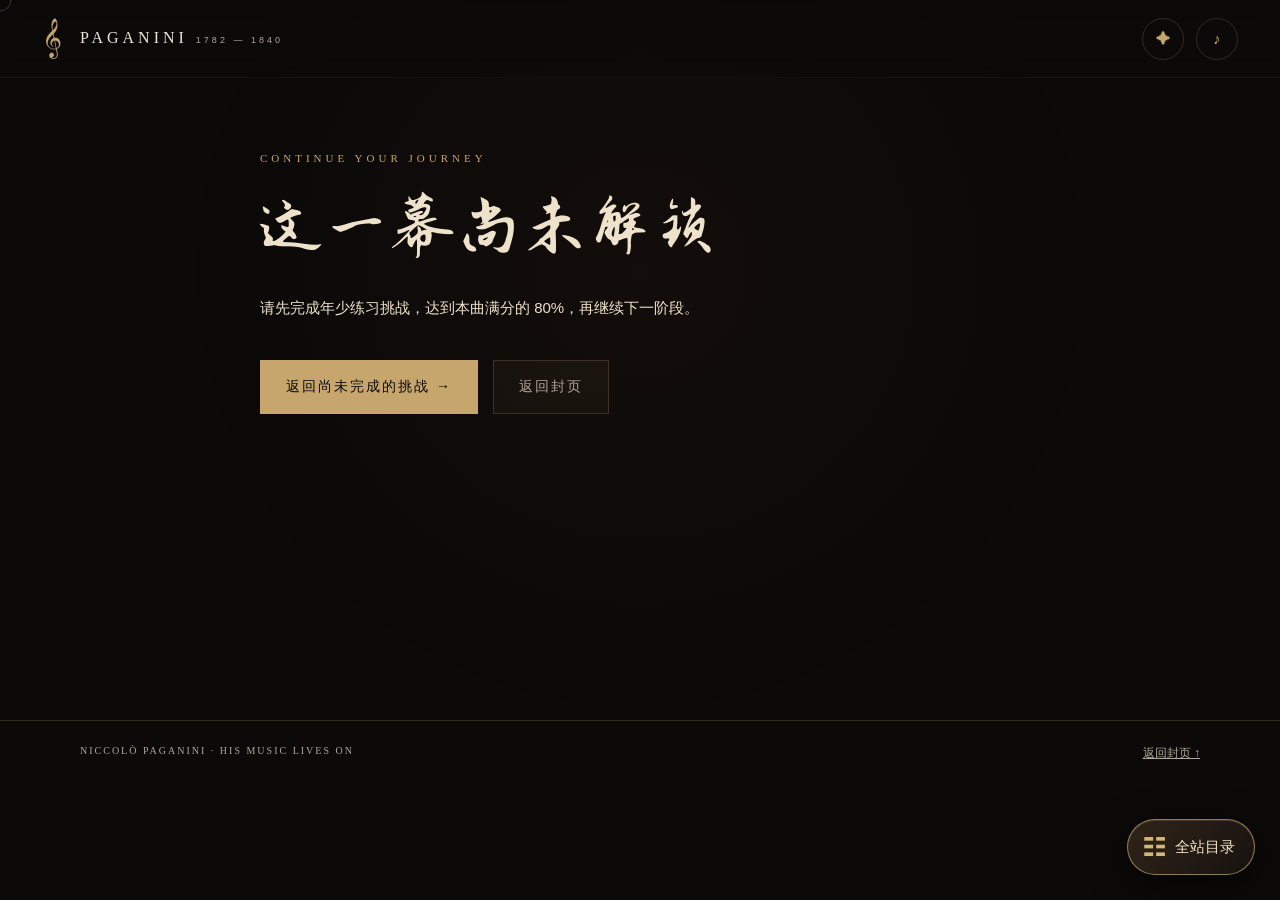
<file: life/scene05.html>
<!doctype html>
<html lang="zh-CN">
  <head>
    <meta charset="utf-8">
    <meta name="viewport" content="width=device-width,initial-scale=1">
    <title>人生体验 · 成年后的巡演｜帕格尼尼</title>
    <meta name="description" content="化身帕格尼尼，以第一视角走过他的人生，聆听作品，并体验曼陀林、小提琴与吉他。">
    <link rel="preconnect" href="https://fonts.googleapis.com">
    <link rel="preconnect" href="https://fonts.gstatic.com" crossorigin>
    <link
      href="https://fonts.googleapis.com/css2?family=Zhi+Mang+Xing&display=swap"
      rel="stylesheet"
    >
    <style>
      /* 所有页面共用：古典剧场、旧乐谱与暗金色。电脑设计宽度 ≥ 1024px。 */
      @font-face {
        font-family:"Zhi Mang Xing";
        src:url("../assets/fonts/ZhiMangXing-Regular.ttf") format("truetype");
        font-display:swap
      }

      :root {
        --bg:#0b0a09;
        --panel:#171410;
        --paper:#ebdfc6;
        --ink:#302719;
        --gold:#c6a66d;
        --red:#7b2634;
        --text:#eee5d5;
        --muted:#b1a797;
        --line:#c6a66d35;
        --pointer-x:50%;
        --pointer-y:30%;
        color-scheme:dark
      }

      * {
        box-sizing:border-box
      }

      html {
        scroll-behavior:smooth;
        scroll-padding-top:90px
      }

      body {
        margin:0;
        min-width:1024px;
        background:var(--bg);
        color:var(--text);
        font-family:"Microsoft YaHei","PingFang SC",sans-serif;
        font-size:15px;
        line-height:1.95
      }

      body::before {
        content:"";
        position:fixed;
        inset:0;
        z-index:-1;
        background:radial-gradient(ellipse at var(--pointer-x) var(--pointer-y),#65322616,transparent 50%);
        pointer-events:none
      }

      button,input,select {
        font:inherit
      }

      button,a,input,select {
        touch-action:manipulation
      }

      a {
        color:inherit
      }

      button {
        color:inherit;
        background:none;
        cursor:pointer
      }

      button:disabled {
        cursor:default;
        opacity:.55
      }

      a,button,input,select {
        outline-offset:6px
      }

      a:focus-visible,button:focus-visible,input:focus-visible,select:focus-visible {
        outline:2px solid var(--gold)
      }

      [hidden] {
        display:none!important
      }

      img {
        display:block;
        max-width:100%
      }

      h1,h2,.chapter-title {
        font-family:"Zhi Mang Xing", "KaiTi", "STKaiti", "DFKai-SB",cursive;
        font-weight:400;
        line-height:1.2
      }

      h1 {
        font-size:82px;
        letter-spacing:5px;
        margin:18px 0 26px
      }

      h2 {
        font-size:48px;
        margin:12px 0 24px
      }

      h3 {
        font-size:22px;
        font-weight:500;
        line-height:1.6
      }

      p {
        margin:0 0 18px
      }

      .eyebrow {
        font:11px/1.6 Georgia,serif;
        letter-spacing:4px;
        color:var(--gold);
        text-transform:uppercase
      }

      .small {
        font-size:12px;
        color:var(--muted)
      }

      .gold {
        color:var(--gold)
      }

      .muted {
        color:var(--muted)
      }

      .wrap {
        width:1120px;
        max-width:calc(100% - 112px);
        margin:auto
      }

      .skip {
        position:fixed;
        top:-90px;
        left:30px;
        z-index:200;
        background:var(--paper);
        color:var(--ink);
        padding:12px
      }

      .skip:focus {
        top:20px
      }

      .site-header {
        height:78px;
        position:fixed;
        inset:0 0 auto;
        z-index:50;
        padding:0 42px;
        display:flex;
        align-items:center;
        justify-content:space-between;
        background:linear-gradient(#0b0a09ee,#0b0a0966);
        backdrop-filter:blur(12px);
        border-bottom:1px solid #ffffff08
      }

      .wordmark {
        text-decoration:none;
        display:flex;
        gap:14px;
        align-items:center;
        letter-spacing:4px;
        font:16px Georgia,serif
      }

      .wordmark b {
        font-size:34px;
        color:var(--gold);
        font-weight:400
      }

      .wordmark small {
        font:9px/1.5 Arial,sans-serif;
        letter-spacing:3px;
        color:var(--muted)
      }

      .header-actions {
        display:flex;
        gap:12px;
        align-items:center
      }

      .icon-button,.journey-toggle {
        border:1px solid var(--line);
        border-radius:50%;
        width:42px;
        height:42px;
        display:grid;
        place-items:center;
        line-height:1;
        color:var(--gold);
        transition:background .2s
      }

      .icon-button:hover,.journey-toggle:hover {
        background:#c6a66d20
      }

      .journey-toggle {
        font-size:20px
      }

      .journey-panel {
        position:fixed;
        top:88px;
        right:32px;
        width:300px;
        padding:24px;
        background:#15120ff5;
        border:1px solid var(--line);
        box-shadow:0 20px 80px #0009;
        z-index:60
      }

      .journey-panel h2 {
        font-size:30px;
        margin:0 0 18px
      }

      .journey-panel ol {
        padding-left:26px;
        margin:0
      }

      .journey-panel li {
        font-size:13px;
        padding:7px 0;
        color:var(--muted)
      }

      .journey-panel li.current {
        color:var(--paper)
      }

      .journey-panel li.current::after {
        content:" · 当前";
        color:var(--gold);
        font-size:11px
      }

      .journey-panel .small {
        margin:16px 0 0
      }

      .home-corner {
        position:fixed;
        bottom:24px;
        left:26px;
        z-index:45;
        color:var(--paper);
        text-decoration:none;
        font-size:12px;
        background:#0b0a09e8;
        border:1px solid var(--line);
        padding:9px 16px;
        border-radius:30px
      }

      .home-corner:hover {
        background:var(--red)
      }

      .read-progress {
        height:2px;
        position:fixed;
        top:77px;
        left:0;
        background:var(--gold);
        width:0;
        z-index:55
      }

      .btn {
        display:inline-flex;
        align-items:center;
        justify-content:center;
        gap:18px;
        min-height:50px;
        padding:12px 25px;
        border:1px solid var(--gold);
        text-decoration:none;
        font-size:14px;
        letter-spacing:2px;
        background:#c6a66d0c;
        transition:background .25s,transform .25s
      }

      .btn:hover {
        background:var(--gold);
        color:var(--bg);
        transform:translateY(-2px)
      }

      .btn.primary {
        background:var(--gold);
        color:var(--bg)
      }

      .btn.primary:hover {
        background:#e2c997
      }

      .btn.subtle {
        border-color:var(--line);
        color:var(--muted)
      }

      .button-row {
        display:flex;
        gap:16px;
        align-items:center;
        flex-wrap:wrap
      }

      .chapter-hero {
        padding:162px 0 80px;
        border-bottom:1px solid var(--line);
        position:relative;
        overflow:hidden
      }

      .chapter-hero .intro {
        max-width:690px;
        color:var(--muted);
        font-size:16px
      }

      .chapter-number {
        position:absolute;
        right:7%;
        top:100px;
        font:210px/1 Georgia,serif;
        color:#c6a66d0c;
        pointer-events:none
      }

      .chapter-hero .rule {
        height:1px;
        width:70px;
        background:var(--gold);
        margin:32px 0
      }

      .section {
        padding:84px 0
      }

      .section+.section {
        border-top:1px solid var(--line)
      }

      .two-col {
        display:grid;
        grid-template-columns:1fr 1fr;
        gap:64px;
        align-items:center
      }

      .section-title {
        max-width:650px
      }

      .section-lead {
        color:var(--muted);
        max-width:650px
      }

      .note-box {
        padding:23px 27px;
        border-left:2px solid var(--gold);
        background:#c6a66d09;
        color:var(--muted)
      }

      .source-note {
        font-size:12px;
        color:var(--muted);
        margin-top:24px
      }

      .source-note a {
        color:var(--gold);
        text-underline-offset:4px
      }

      .next-part {
        padding:95px 50px;
        text-align:center;
        border-top:1px solid var(--line);
        background:radial-gradient(ellipse at center,#65212b20,transparent 70%)
      }

      .next-part h2 {
        font-size:50px;
        margin:20px 0 32px
      }

      .next-part p {
        color:var(--muted)
      }

      .site-footer {
        padding:24px 80px 85px;
        border-top:1px solid var(--line);
        display:flex;
        justify-content:space-between;
        color:var(--muted);
        font:10px Georgia,serif;
        letter-spacing:2px
      }

      .site-footer a {
        letter-spacing:0;
        font:12px "Microsoft YaHei",sans-serif
      }

      .motion-ready .reveal {
        opacity:0;
        transform:translateY(28px);
        transition:opacity .85s,transform .85s
      }

      .motion-ready .reveal.visible {
        opacity:1;
        transform:none
      }

      .note-field {
        position:fixed;
        inset:0;
        pointer-events:none;
        z-index:-1;
        overflow:hidden
      }

      .floating-note {
        position:absolute;
        bottom:-100px;
        color:var(--gold);
        opacity:0;
        font:25px Georgia,serif;
        animation:note-drift 22s linear infinite
      }

      .cursor-note {
        position:fixed;
        z-index:90;
        pointer-events:none;
        color:var(--gold);
        font-size:20px;
        animation:note-pop .8s ease-out forwards
      }

      .cursor-dot {
        position:fixed;
        pointer-events:none;
        z-index:89;
        border:1px solid #c6a66d70;
        width:23px;
        height:23px;
        border-radius:50%;
        transform:translate(-50%,-50%);
        transition:width .2s,height .2s;
        opacity:.65
      }

      .toast {
        position:fixed;
        right:30px;
        bottom:28px;
        z-index:100;
        max-width:440px;
        background:#201a13f5;
        border:1px solid var(--gold);
        padding:15px 22px;
        font-size:13px;
        box-shadow:0 12px 45px #0008
      }

      /* 封面：自由布局的肖像、恶魔剪影、流动琴弦。 */
      .cover {
        min-height:930px;
        height:100vh;
        position:relative;
        overflow:hidden;
        padding:190px 8% 130px
      }

      .cover::before {
        content:"";
        position:absolute;
        inset:0;
        background:linear-gradient(90deg,#0b0a09 2%,#0b0a09b0 55%,#39101820),url("../assets/images/hero-devil.svg") 70% 40%/cover no-repeat;
        pointer-events:none
      }

      .cover-copy {
        position:relative;
        z-index:3;
        width:57%
      }

      .cover h1 {
        font-size:116px;
        letter-spacing:8px;
        line-height:1.13;
        margin:24px 0 20px
      }

      .cover h1 span {
        display:block;
        font-size:48px;
        color:var(--gold);
        margin-bottom:10px
      }

      .cover .intro {
        width:450px;
        color:var(--muted);
        font-size:16px
      }

      .cover-caption {
        position:absolute;
        left:8%;
        top:110px;
        z-index:3
      }

      .cover-portrait {
        position:absolute;
        right:12%;
        top:23%;
        width:29%;
        height:55%;
        transform:rotate(6deg);
        border:1px solid #c6a66d66;
        padding:9px;
        background:#130f0a;
        box-shadow:0 35px 100px #000c;
        z-index:2;
        animation:portrait-breathe 9s ease-in-out infinite
      }

      .cover-portrait img {
        height:100%;
        width:100%;
        object-fit:cover;
        filter:sepia(.25) contrast(1.08)
      }

      .cover-portrait::after {
        content:"THE DEVIL’S VIOLINIST";
        position:absolute;
        bottom:-40px;
        left:0;
        letter-spacing:4px;
        font:11px Georgia,serif;
        color:var(--gold)
      }

      .cover-date {
        position:absolute;
        right:5%;
        top:17%;
        writing-mode:vertical-rl;
        letter-spacing:6px;
        font:12px Georgia,serif;
        color:var(--muted);
        z-index:3
      }

      .cover-string {
        position:absolute;
        height:1px;
        width:65%;
        background:linear-gradient(90deg,transparent,#c6a66d70,transparent);
        transform:rotate(-26deg);
        right:-5%;
        top:30%;
        pointer-events:none
      }

      .cover-string:nth-of-type(2) {
        top:39%
      }

      .cover-string:nth-of-type(3) {
        top:63%
      }

      .cover-tag {
        font-size:12px;
        letter-spacing:3px;
        border-left:1px solid var(--red);
        padding-left:18px;
        color:var(--gold);
        margin:30px 0
      }

      .cover-bottom {
        position:absolute;
        bottom:50px;
        left:8%;
        right:7%;
        display:flex;
        justify-content:space-between;
        align-items:center;
        border-top:1px solid var(--line);
        padding-top:24px;
        z-index:4
      }

      .cover-bottom span {
        color:var(--muted);
        font:10px Georgia,serif;
        letter-spacing:3px
      }

      .cover-bottom .btn {
        min-width:250px
      }

      .cover-after {
        padding:65px 8%;
        display:flex;
        gap:70px;
        color:var(--muted);
        border-top:1px solid var(--line)
      }

      .cover-after .large-note {
        font-size:70px;
        color:var(--gold);
        line-height:1
      }

      .cover-after h2 {
        font-size:36px;
        color:var(--paper);
        margin:0 0 12px
      }

      .cover-after p {
        max-width:800px
      }

      /* 用户点击后才解锁开场；无 JS 时此面板保持隐藏。 */
      .opening-overlay {
        position:fixed;
        inset:0;
        background:radial-gradient(ellipse,#36291c,#080706 70%);
        z-index:110;
        display:flex;
        flex-direction:column;
        align-items:center;
        justify-content:center;
        text-align:center;
        overflow:hidden
      }

      .opening-overlay .eyebrow {
        margin-bottom:25px
      }

      .opening-overlay h2 {
        font-size:42px
      }

      .book {
        width:440px;
        height:285px;
        position:relative;
        perspective:1000px;
        margin:16px 0 45px;
        transform:rotate(-7deg)
      }

      .book-page {
        position:absolute;
        width:50%;
        height:100%;
        background:var(--paper);
        color:var(--ink);
        box-shadow:0 15px 70px #000a;
        top:0;
        padding:40px 23px
      }

      .book-page.left {
        left:0;
        transform-origin:right;
        border-radius:4px 0 0 4px;
        transform:rotateY(60deg)
      }

      .book-page.right {
        right:0;
        transform-origin:left;
        transform:rotateY(-60deg);
        border-radius:0 4px 4px 0
      }

      .book-page .staff {
        height:60px;
        margin:15px 0;
        background:repeating-linear-gradient(transparent 0 8px,#705c4070 8px 9px,transparent 9px 12px);
        font-size:27px;
        line-height:60px;
        letter-spacing:10px
      }

      .opening-overlay.opening-play .book-page.left {
        animation:book-left 1.25s ease forwards
      }

      .opening-overlay.opening-play .book-page.right {
        animation:book-right 1.25s ease forwards
      }

      .opening-overlay.dismiss {
        animation:intro-away .5s ease forwards;
        pointer-events:none
      }

      .opening-choice {
        display:flex;
        gap:14px;
        align-items:center
      }

      .opening-overlay .small {
        max-width:470px;
        margin:18px 0 0
      }

      .opening-overlay button.subtle {
        background:none
      }

      .opening-overlay .book-page p {
        font:12px Georgia,serif;
        letter-spacing:3px
      }

      /* 每页进出均使用同一覆盖层；默认不挡页面。 */
      .transition {
        position:fixed;
        inset:0;
        z-index:120;
        visibility:hidden;
        pointer-events:none;
        overflow:hidden;
        --shut:0
      }

      .transition.active {
        visibility:visible
      }

      .transition .curtain {
        position:absolute;
        top:0;
        bottom:0;
        width:51%;
        background:repeating-linear-gradient(90deg,#320c16 0,#741f32 7%,#330d18 16%);
        box-shadow:inset 0 -18px 30px #0009;
        transition:transform .6s cubic-bezier(.77,0,.18,1)
      }

      .transition .curtain.left {
        left:0;
        transform:translateX(-103%);
        border-right:2px solid #c6a66d
      }

      .transition .curtain.right {
        right:0;
        transform:translateX(103%);
        border-left:2px solid #c6a66d
      }

      .transition.closed .curtain {
        transform:translateX(0)
      }

      .transition-badge {
        position:absolute;
        left:50%;
        top:50%;
        transform:translate(-50%,-50%);
        opacity:0;
        text-align:center;
        transition:opacity .25s;
        color:var(--paper);
        font:28px Georgia,serif;
        letter-spacing:5px
      }

      .transition.closed .transition-badge {
        opacity:1
      }

      .transition[data-theme="score"] .curtain {
        background:repeating-linear-gradient(0deg,transparent 0 28px,#67533544 28px 29px,transparent 29px 42px),var(--paper);
        border-color:#766342
      }

      .transition[data-theme="score"] .transition-badge {
        color:var(--ink)
      }

      .transition[data-theme="instrument"] .transition-badge {
        font-size:52px
      }

      .transition[data-theme="reflection"] .transition-badge {
        font-size:44px;
        color:#e2bd92
      }

      /* 人生剧场：图片是底层，镜头与局部矢量动作分别控制。 */
      .life-hero {
        min-height:460px;
        padding-bottom:65px
      }

      .life-hero h1 {
        font-size:68px
      }

      .life-intro {
        padding-top:130px
      }

      .scene-title {
        display:flex;
        align-items:baseline;
        gap:28px;
        margin-bottom:22px
      }

      .scene-title h2 {
        font-size:40px;
        margin:0
      }

      .scene-title .eyebrow {
        min-width:115px
      }

      .life-scene {
        padding:76px 0;
        border-bottom:1px solid var(--line)
      }

      .scene-grid {
        display:grid;
        grid-template-columns:1fr 305px;
        gap:32px;
        align-items:center
      }

      .scene-frame {
        position:relative;
        height:520px;
        overflow:hidden;
        background:#19130c;
        border:1px solid #c6a66d40;
        isolation:isolate
      }

      .scene-frame .scene-photo {
        position:absolute;
        inset:0;
        height:100%;
        width:100%;
        object-fit:cover;
        transform:scale(1.03);
        animation:camera-drift 18s ease-in-out infinite alternate
      }

      .scene-frame::after {
        content:"";
        position:absolute;
        inset:0;
        background:linear-gradient(0deg,#0009,transparent 45%);
        z-index:4;
        pointer-events:none
      }

      .scene-frame .film-grain {
        position:absolute;
        inset:0;
        z-index:5;
        pointer-events:none;
        background:repeating-linear-gradient(0deg,#0000 0 3px,#0002 4px 4.4px);
        opacity:.24
      }

      .scene-frame .scene-label {
        position:absolute;
        bottom:22px;
        left:26px;
        color:#ecdfc8;
        font-size:11px;
        letter-spacing:2px;
        z-index:8
      }

      .scene-frame .scene-label span {
        font:10px Georgia,serif;
        letter-spacing:3px;
        margin-right:18px;
        color:var(--gold)
      }

      .scene-aside p {
        font-size:16px;
        color:#d3c8b7
      }

      .scene-aside .fact {
        font-size:12px;
        color:var(--gold);
        border-top:1px solid var(--line);
        padding-top:15px;
        margin-top:20px
      }

      .narrate {
        width:100%;
        text-align:left;
        border:1px solid var(--line);
        padding:10px 16px;
        display:flex;
        justify-content:space-between;
        align-items:center;
        font-size:13px;
        margin-top:24px
      }

      .narrate.speaking {
        border-color:var(--gold);
        background:#c6a66d18
      }

      .voice-label {
        font-size:10px;
        color:var(--muted);
        display:block;
        margin:8px 0
      }

      .chapter-strip {
        display:flex;
        gap:8px;
        margin:30px 0 0
      }

      .chapter-strip span {
        flex:1;
        height:3px;
        background:var(--line)
      }

      .chapter-strip span.done {
        background:var(--gold)
      }

      .prologue-stage {
        position:relative;
        height:580px;
        background:radial-gradient(ellipse at 50% 35%,#e0c29135,transparent 60%),#100e0b;
        border:1px solid var(--line);
        overflow:hidden
      }

      .prologue-stage .stage-art {
        height:100%;
        width:100%
      }

      .prologue-stage .staff-lines {
        position:absolute;
        inset:18% 2%;
        background:repeating-linear-gradient(0deg,transparent 0 37px,#c6a66d15 38px 39px);
        transform:rotate(-10deg);
        pointer-events:none
      }

      .prologue-stage iframe,.prologue-stage video {
        position:absolute;
        inset:0;
        width:100%;
        height:100%;
        border:0;
        background:#000;
        z-index:8
      }

      .performance-button {
        position:absolute;
        left:30px;
        bottom:26px;
        z-index:10
      }

      .prologue-aside {
        padding:30px;
        border-left:1px solid var(--line)
      }

      .prologue-layout {
        display:grid;
        grid-template-columns:2.2fr 1fr;
        gap:30px
      }

      .prologue-notes {
        font-size:30px;
        color:var(--gold);
        letter-spacing:12px;
        animation:notation-sway 4s ease-in-out infinite
      }

      .side-quote {
        font-family:"KaiTi",serif;
        font-size:25px;
        color:var(--paper);
        margin:35px 0
      }

      .day-shade {
        position:absolute;
        inset:0;
        z-index:3;
        background:linear-gradient(90deg,#081b4077,#150a17a6);
        opacity:var(--night,0);
        transition:opacity 1s;
        pointer-events:none
      }

      .window-sky {
        position:absolute;
        width:12%;
        height:45%;
        left:6%;
        top:3%;
        z-index:2;
        background:#162849;
        opacity:var(--night,0);
        mix-blend-mode:multiply;
        transition:opacity 1s;
        pointer-events:none
      }

      .practice-sheet {
        position:absolute;
        z-index:6;
        right:32%;
        top:43%;
        width:18%;
        height:22%;
        background:var(--paper);
        border:1px solid #9c784d;
        transform:rotate(-7deg);
        color:#6c5739;
        box-shadow:0 4px 20px #0008;
        padding:14px;
        font:26px Georgia,serif;
        line-height:1.35
      }

      .practice-sheet.flipping {
        animation:sheet-flip .55s ease
      }

      .practice-sheet::before {
        content:"";
        position:absolute;
        inset:14px;
        background:repeating-linear-gradient(transparent 0 12px,#8e795f77 13px 14px);
        pointer-events:none
      }

      .practice-sheet span {
        position:relative
      }

      .practice-controls {
        background:#15110d;
        border:1px solid var(--line);
        margin-top:25px;
        padding:22px;
        display:flex;
        align-items:center;
        justify-content:space-between;
        gap:24px
      }

      .practice-meter {
        display:flex;
        align-items:center;
        gap:18px
      }

      .practice-meter strong {
        font:38px Georgia,serif;
        color:var(--gold)
      }

      .practice-meter label {
        font-size:12px;
        color:var(--muted)
      }

      .practice-meter progress {
        width:140px;
        height:5px;
        accent-color:var(--gold)
      }

      .practice-caption {
        font-size:13px;
        color:var(--muted);
        min-width:245px
      }

      .performer-layer {
        position:absolute;
        z-index:6;
        bottom:0;
        right:0;
        width:52%;
        height:95%;
        pointer-events:none;
        filter:drop-shadow(0 7px 12px #0007)
      }

      .performer-layer .torso {
        transform-origin:55% 65%;
        animation:body-breathe 5.5s ease-in-out infinite
      }

      .performer-layer .bow-arm {
        transform-box:fill-box;
        transform-origin:20% 80%;
        animation:bow-play 2.2s ease-in-out infinite alternate;
        animation-play-state:paused
      }

      .performer-layer .finger {
        transform-box:fill-box;
        transform-origin:center;
        animation:finger-move .45s ease-in-out infinite alternate;
        animation-play-state:paused
      }

      .performer-layer.playing .bow-arm,.performer-layer.playing .finger {
        animation-play-state:running
      }

      .performer-layer.practice-playing .bow-arm {
        animation:practice-bow .8s ease-in-out
      }

      .performer-layer.practice-playing .finger {
        animation:finger-move .18s ease-in-out 4 alternate
      }

      .stage-glow {
        position:absolute;
        z-index:2;
        inset:-40% 10% -20%;
        background:conic-gradient(from 155deg at 50% 0%,transparent, #f1d29322 10deg,transparent 40deg);
        transform-origin:top;
        animation:light-sweep 12s ease-in-out infinite alternate;
        pointer-events:none
      }

      .whisper-trigger {
        position:absolute;
        z-index:9;
        border:1px solid #c6a66daa;
        border-radius:50%;
        width:42px;
        height:42px;
        background:#15110eda;
        color:var(--paper);
        font-size:20px;
        box-shadow:0 0 30px #c6a66d30;
        animation:whisper-pulse 3s ease-in-out infinite
      }

      .whisper-trigger:nth-of-type(1) {
        left:19%;
        top:43%
      }

      .whisper-trigger:nth-of-type(2) {
        left:53%;
        top:34%
      }

      .whisper-trigger:nth-of-type(3) {
        left:78%;
        top:49%
      }

      .whisper-popup {
        position:absolute;
        z-index:10;
        left:15%;
        right:15%;
        top:12%;
        padding:20px 24px;
        background:#0f0c09f5;
        border:1px solid var(--gold);
        text-align:center;
        font-size:18px;
        box-shadow:0 15px 50px #0008
      }

      .whisper-popup button {
        float:right;
        border:0;
        font-size:20px
      }

      .whisper-popup small {
        display:block;
        font-size:10px;
        color:var(--muted);
        margin-top:8px
      }

      .tour-stops {
        display:flex;
        gap:8px;
        flex-wrap:wrap;
        margin:24px 0
      }

      .tour-stops button {
        padding:8px 11px;
        border:1px solid var(--line);
        font:10px Georgia,serif;
        letter-spacing:1px
      }

      .tour-stops button[aria-pressed="true"] {
        background:var(--gold);
        color:var(--bg)
      }

      .tour-caption {
        position:absolute;
        left:30px;
        top:25px;
        z-index:7;
        display:flex;
        flex-direction:column;
        background:#0b0a09b0;
        padding:15px 20px;
        border-left:2px solid var(--gold)
      }

      .tour-caption strong {
        font:26px Georgia,serif;
        letter-spacing:3px
      }

      .tour-caption span {
        font-size:12px;
        color:var(--gold)
      }

      .end-string {
        height:150px;
        display:grid;
        place-items:center;
        position:relative;
        font:32px Georgia,serif;
        letter-spacing:15px
      }

      .end-string::before {
        content:"";
        height:1px;
        position:absolute;
        left:0;
        right:0;
        top:50%;
        background:linear-gradient(90deg,transparent,var(--gold),transparent);
        z-index:-1
      }

      .end-string span {
        background:var(--bg);
        padding:0 30px
      }

      .memory-frame {
        animation:memory-light 15s ease-in-out infinite alternate
      }

      /* 历史档案、作品与影响采用各自独立的阅读布局。 */
      .archive-image {
        position:relative;
        padding:16px;
        border:1px solid var(--line);
        transform:rotate(-3deg);
        background:#17110c
      }

      .archive-image img {
        width:100%;
        max-height:510px;
        object-fit:cover;
        filter:sepia(.1)
      }

      .archive-image figcaption {
        font-size:11px;
        color:var(--muted);
        margin-top:12px;
        letter-spacing:2px
      }

      .archive-tabs {
        display:flex;
        border-bottom:1px solid var(--line);
        gap:25px;
        margin:30px 0
      }

      .archive-tabs button {
        border:0;
        color:var(--muted);
        padding:10px 0;
        border-bottom:2px solid transparent
      }

      .archive-tabs button[aria-selected="true"] {
        border-color:var(--gold);
        color:var(--paper)
      }

      .archive-paper {
        padding:35px;
        background:var(--paper);
        color:var(--ink);
        position:relative;
        box-shadow:0 18px 50px #0005
      }

      .archive-paper .eyebrow {
        color:#876331
      }

      .archive-paper p {
        color:#4f4535
      }

      .archive-paper h3 {
        font-family:"KaiTi",serif;
        font-size:28px;
        margin-top:0
      }

      .evidence {
        display:grid;
        grid-template-columns:1fr 1fr;
        gap:25px;
        margin:35px 0
      }

      .evidence article {
        border:1px solid var(--line);
        padding:28px
      }

      .evidence .legend {
        border-left:2px solid var(--red)
      }

      .evidence .document {
        border-left:2px solid var(--gold)
      }

      details {
        border-bottom:1px solid var(--line);
        padding:20px 0
      }

      summary {
        cursor:pointer;
        color:var(--paper);
        font-size:18px;
        list-style:none;
        display:flex;
        justify-content:space-between;
        align-items:center
      }

      summary::after {
        content:"＋";
        color:var(--gold)
      }

      details[open] summary::after {
        content:"−"
      }

      details p {
        color:var(--muted);
        padding-top:18px;
        margin-bottom:0
      }

      .music-section-label {
        font:70px Georgia,serif;
        color:#c6a66d3d;
        margin-right:25px
      }

      .track {
        display:grid;
        grid-template-columns:175px 1fr;
        gap:38px;
        align-items:center;
        padding:45px 0;
        border-bottom:1px solid var(--line)
      }

      .record-button {
        position:relative;
        width:172px;
        height:172px;
        border:1px solid #a5956d;
        border-radius:50%;
        background:repeating-radial-gradient(circle,#181818 0 1px,#242321 2px 3px,#111 4px 5px);
        box-shadow:0 14px 45px #0009;
        display:grid;
        place-items:center;
        transition:transform .3s
      }

      .record-button:hover {
        transform:scale(1.04)
      }

      .record-disc {
        position:absolute;
        inset:0;
        border-radius:50%;
        animation:record-spin 4s linear infinite;
        animation-play-state:paused;
        background:conic-gradient(transparent,#ffffff10,transparent 30%,#ffffff12,transparent);
        pointer-events:none
      }

      .record-button .label {
        position:relative;
        width:68px;
        height:68px;
        border-radius:50%;
        background:var(--red);
        display:grid;
        place-items:center;
        font:22px Georgia,serif;
        border:1px solid var(--gold);
        box-shadow:inset 0 0 0 6px #0002;
        z-index:2
      }

      .track.playing .record-disc {
        animation-play-state:running
      }

      .record-button .play-symbol {
        position:absolute;
        bottom:-34px;
        font-size:12px;
        color:var(--gold);
        width:170px
      }

      .track h2 {
        font-size:36px;
        margin:8px 0 12px
      }

      .track p {
        color:var(--muted);
        max-width:740px;
        font-size:14px
      }

      .track .eyebrow {
        font-size:10px
      }

      .track-controls {
        display:flex;
        gap:18px;
        align-items:center;
        font-size:12px;
        color:var(--gold);
        margin-top:18px
      }

      .track-progress {
        height:4px;
        flex:1;
        accent-color:var(--gold);
        max-width:400px
      }

      .track-time {
        min-width:95px;
        letter-spacing:1px
      }

      .track-info {
        min-width:0
      }

      .track-status {
        font-size:11px;
        color:var(--muted);
        margin-top:10px
      }

      .track.unavailable .record-button {
        filter:grayscale(1);
        opacity:.5
      }

      .listening-hint {
        border-top:1px solid var(--line);
        border-bottom:1px solid var(--line);
        display:flex;
        align-items:center;
        gap:24px;
        padding:23px 0;
        font-size:13px;
        color:var(--muted)
      }

      .listening-hint b {
        color:var(--gold);
        font-size:28px
      }

      .audio-credit {
        font-size:11px;
        color:var(--muted)
      }

      .timeline {
        display:grid;
        grid-template-columns:repeat(4,1fr);
        margin:50px 0;
        border-top:1px solid var(--gold)
      }

      .timeline-item {
        padding:30px 25px 0 0;
        position:relative
      }

      .timeline-item::before {
        content:"";
        position:absolute;
        top:-5px;
        left:0;
        width:9px;
        height:9px;
        border-radius:50%;
        background:var(--gold)
      }

      .timeline-item strong {
        font:32px Georgia,serif;
        color:var(--gold)
      }

      .timeline-item p {
        font-size:13px;
        color:var(--muted);
        margin-top:12px
      }

      .legacy-gallery {
        display:grid;
        grid-template-columns:1.3fr 1fr;
        gap:25px;
        margin-top:35px
      }

      .legacy-gallery figure {
        margin:0
      }

      .legacy-gallery img {
        height:270px;
        width:100%;
        object-fit:cover;
        border:1px solid var(--line)
      }

      .legacy-gallery figcaption {
        font-size:11px;
        color:var(--muted);
        margin-top:10px
      }

      .influence-notes {
        display:grid;
        grid-template-columns:1fr 1fr 1fr;
        gap:30px
      }

      .influence-notes article {
        padding:30px 0;
        border-top:1px solid var(--gold)
      }

      .influence-notes .big {
        font:42px Georgia,serif;
        color:var(--gold)
      }

      .film-pair {
        display:grid;
        grid-template-columns:1fr 1fr;
        gap:40px
      }

      .film-pair article {
        display:grid;
        grid-template-columns:140px 1fr;
        gap:25px
      }

      .film-pair img {
        width:140px;
        height:210px;
        object-fit:cover
      }

      .film-pair p {
        font-size:13px;
        color:var(--muted)
      }

      .legacy-question {
        border:1px solid var(--line);
        padding:25px;
        margin-top:40px
      }

      .legacy-question button {
        margin:12px 12px 0 0
      }

      /* 乐器控制台。实际发声由 instrument-engine.js 管理。 */
      .instrument-workbench {
        background:radial-gradient(ellipse at 70% 30%,#4e352c40,transparent),#15120f;
        border:1px solid var(--line);
        padding:36px
      }

      .instrument-tabs {
        display:flex;
        gap:14px;
        margin-bottom:28px
      }

      .instrument-tabs button {
        border:1px solid var(--line);
        padding:13px 24px;
        flex:1;
        display:flex;
        justify-content:space-between
      }

      .instrument-tabs button[aria-selected="true"] {
        background:var(--gold);
        color:var(--bg)
      }

      .instrument-overview {
        display:grid;
        grid-template-columns:1.5fr 1fr;
        gap:50px;
        align-items:center;
        min-height:260px
      }

      .instrument-art {
        height:260px;
        position:relative;
        display:grid;
        place-items:center
      }

      .instrument-art svg {
        height:245px;
        width:100%;
        overflow:visible;
        filter:drop-shadow(0 15px 22px #0009)
      }

      .instrument-art .string {
        stroke:var(--paper);
        stroke-width:1
      }

      .instrument-art.sounding .string {
        animation:string-vibrate .12s linear infinite alternate
      }

      .instrument-description h2 {
        font-size:40px;
        margin-top:0
      }

      .instrument-description p {
        font-size:13px;
        color:var(--muted)
      }

      .sample-badge {
        display:inline-flex;
        color:var(--gold);
        background:#c6a66d12;
        border:1px solid var(--line);
        padding:7px 12px;
        font-size:12px
      }

      .synth-badge {
        color:#e3bba0;
        border-color:#b38163
      }

      .instrument-toolbar {
        padding:24px 0;
        border-top:1px solid var(--line);
        display:flex;
        gap:26px;
        align-items:center;
        flex-wrap:wrap
      }

      .instrument-toolbar label {
        font-size:12px;
        color:var(--muted);
        display:flex;
        align-items:center;
        gap:10px
      }

      .instrument-toolbar input {
        width:120px;
        accent-color:var(--gold)
      }

      .instrument-toolbar select {
        background:#100e0b;
        border:1px solid var(--line);
        color:var(--paper);
        padding:6px
      }

      .piano-keys {
        position:relative;
        display:flex;
        height:175px;
        margin:16px 0 20px;
        gap:5px
      }

      .note-key {
        height:175px;
        flex:1;
        background:var(--paper);
        color:var(--ink);
        border:0;
        border-bottom:6px solid #af9d7d;
        border-radius:0 0 6px 6px;
        display:flex;
        flex-direction:column;
        align-items:center;
        justify-content:flex-end;
        padding-bottom:20px;
        transition:background .08s,transform .08s
      }

      .note-key.black {
        height:112px;
        background:#171310;
        color:var(--paper);
        border:1px solid #8c7550;
        position:absolute;
        z-index:3;
        width:6.8%;
        top:0;
        padding-bottom:13px;
        border-bottom:5px solid #020202
      }

      .note-key.active {
        background:var(--gold);
        transform:translateY(3px);
        border-bottom-width:3px;
        box-shadow:0 0 25px #c6a66d50
      }

      .note-key kbd {
        font:19px Georgia,serif
      }

      .note-key small {
        font:10px Arial,sans-serif;
        margin-top:8px;
        letter-spacing:1px
      }

      .key-guide {
        display:flex;
        justify-content:space-between;
        color:var(--muted);
        font-size:12px
      }

      .instrument-log {
        font:12px Georgia,serif;
        letter-spacing:2px;
        color:var(--gold);
        height:30px;
        padding-top:8px
      }

      .sample-upload {
        margin-top:36px;
        border-top:1px solid var(--line);
        padding-top:22px
      }

      .sample-upload input {
        font-size:12px;
        max-width:330px
      }

      .sample-upload .small {
        margin-top:10px
      }

      .signal-meter {
        display:flex;
        gap:3px;
        height:22px;
        align-items:flex-end;
        min-width:75px
      }

      .signal-meter i {
        display:block;
        width:4px;
        background:var(--gold);
        height:4px;
        transition:height .2s
      }

      .signal-meter.sounding i {
        animation:signal .5s ease-in-out infinite alternate
      }

      .signal-meter i:nth-child(2n) {
        animation-delay:.2s!important
      }

      .signal-meter i:nth-child(3n) {
        animation-delay:.1s!important
      }

      /* 原感想与资料段落保持内容不变，只重新排版。 */
      .reflection-symbols {
        position:absolute;
        right:12%;
        top:130px;
        font-size:115px;
        color:#c6a66d22;
        display:flex;
        align-items:center;
        gap:30px
      }

      .reflection-symbols .heart {
        color:#7b263480;
        animation:heart-pulse 2.8s ease-in-out infinite
      }

      .reflection-symbols .source-paper {
        font-size:80px;
        transform:rotate(14deg)
      }

      .reflection-card {
        max-width:850px;
        margin:auto;
        padding:55px 62px;
        border:1px solid var(--line);
        background:#17130f;
        position:relative
      }

      .reflection-card::before {
        content:"“";
        position:absolute;
        right:35px;
        top:5px;
        font:110px Georgia,serif;
        color:#c6a66d20
      }

      .reflection-card p {
        font-size:15px;
        color:#d8cebd;
        margin-bottom:26px;
        line-height:2.15
      }

      .reflection-card .opening {
        font-size:23px;
        color:var(--paper)
      }

      .reflection-card .ending {
        font-size:18px;
        text-align:center;
        color:var(--gold)
      }

      .source-list {
        display:flex;
        flex-direction:column;
        gap:16px
      }

      .source-item {
        display:flex;
        gap:24px;
        align-items:flex-start;
        padding:25px;
        background:#15110e;
        border:1px solid var(--line)
      }

      .source-number {
        color:var(--gold);
        font:32px Georgia,serif;
        min-width:45px
      }

      .source-content {
        flex:1;
        min-width:0
      }

      .source-label {
        font-size:14px;
        margin-bottom:7px
      }

      .source-item a {
        font:12px/1.8 Arial,sans-serif;
        color:var(--muted);
        overflow-wrap:anywhere
      }

      .reflection-nav {
        display:flex;
        gap:30px;
        padding:25px 0;
        border-bottom:1px solid var(--line)
      }

      .reflection-nav a {
        color:var(--gold);
        font-size:13px;
        text-underline-offset:8px
      }

      .reflection-lamp {
        position:absolute;
        left:-12px;
        top:0;
        width:2px;
        height:0;
        background:var(--gold);
        transition:height .3s
      }

      .transition[data-theme="score"] {
        perspective:1200px
      }

      .transition[data-theme="score"] .curtain.left {
        transform-origin:right center;
        transform:translateX(-103%) rotateY(58deg)
      }

      .transition[data-theme="score"] .curtain.right {
        transform-origin:left center;
        transform:translateX(103%) rotateY(-58deg)
      }

      .transition[data-theme="score"].closed .curtain {
        transform:translateX(0) rotateY(0)
      }

      .scene-frame video {
        position:absolute;
        inset:0;
        width:100%;
        height:100%;
        object-fit:cover;
        z-index:11
      }

      .scene-frame .performance-button {
        z-index:12
      }

      .source-paper {
        animation:notation-sway 6s ease-in-out infinite
      }

      .hero-heart {
        display:inline-block;
        animation:heart-pulse 2s ease-in-out infinite
      }

      @keyframes note-drift {
        0% {
          transform:translateY(0) rotate(-20deg);
          opacity:0
        }
        15% {
          opacity:.1
        }
        85% {
          opacity:.1
        }
        100% {
          transform:translateY(-115vh) rotate(40deg);
          opacity:0
        }
      }

      @keyframes note-pop {
        from {
          opacity:.8;
          transform:translate(-50%,-50%) scale(.6)
        }
        to {
          opacity:0;
          transform:translate(-50%,-110px) scale(1.4) rotate(20deg)
        }
      }

      @keyframes record-spin {
        to {
          transform:rotate(360deg)
        }
      }

      @keyframes portrait-breathe {
        50% {
          transform:rotate(4deg) translateY(-8px)
        }
      }

      @keyframes book-left {
        to {
          transform:rotateY(0)
        }
      }

      @keyframes book-right {
        to {
          transform:rotateY(0)
        }
      }

      @keyframes intro-away {
        to {
          opacity:0;
          transform:scale(1.07)
        }
      }

      @keyframes camera-drift {
        to {
          transform:scale(1.09) translate(-1%,-.5%)
        }
      }

      @keyframes body-breathe {
        50% {
          transform:translateY(-2px) rotate(.25deg)
        }
      }

      @keyframes bow-play {
        to {
          transform:translateX(24px) rotate(-7deg)
        }
      }

      @keyframes practice-bow {
        50% {
          transform:translateX(35px) rotate(-9deg)
        }
      }

      @keyframes finger-move {
        to {
          transform:translateY(2px) rotate(4deg)
        }
      }

      @keyframes sheet-flip {
        50% {
          transform:rotate(-7deg) rotateY(-90deg)
        }
        100% {
          transform:rotate(-7deg)
        }
      }

      @keyframes light-sweep {
        to {
          transform:rotate(8deg);
          opacity:.7
        }
      }

      @keyframes notation-sway {
        50% {
          transform:translateY(-7px);
          opacity:.65
        }
      }

      @keyframes whisper-pulse {
        50% {
          box-shadow:0 0 28px #c6a66d55
        }
      }

      @keyframes memory-light {
        to {
          filter:sepia(.2) brightness(.85)
        }
      }

      @keyframes string-vibrate {
        to {
          transform:translateX(1px)
        }
      }

      @keyframes signal {
        to {
          height:22px
        }
      }

      @keyframes heart-pulse {
        15% {
          transform:scale(1.1)
        }
        30% {
          transform:scale(1)
        }
        45% {
          transform:scale(1.06)
        }
      }

      /* 减少动态同时控制 CSS 与 JS 粒子，内容永远可读。 */
      html.reduce-motion {
        scroll-behavior:auto
      }

      html.reduce-motion *,html.reduce-motion *::before,html.reduce-motion *::after {
        animation-duration:.01ms!important;
        animation-iteration-count:1!important;
        transition-duration:.01ms!important
      }

      html.reduce-motion .floating-note,html.reduce-motion .cursor-dot {
        display:none
      }

      html.reduce-motion .reveal {
        opacity:1!important;
        transform:none!important
      }

      @media(prefers-reduced-motion:reduce) {
        html {
          scroll-behavior:auto
        }
        *,*::before,*::after {
          animation-duration:.01ms!important;
          animation-iteration-count:1!important;
          transition-duration:.01ms!important
        }
        .floating-note,.cursor-dot {
          display:none
        }
        .reveal {
          opacity:1!important;
          transform:none!important
        }
      }

      #tour-frame .scene-photo {
        transition:opacity .18s ease
      }

      #tour-frame .scene-photo.tour-photo-fade {
        opacity:.08
      }

      .tour-performer-button {
        position:absolute;
        right:0;
        bottom:0;
        width:52%;
        height:95%;
        padding:0;
        border:0;
        z-index:7;
        background:transparent;
        cursor:pointer
      }

      .tour-performer-button .performer-layer {
        position:relative;
        inset:auto;
        width:100%;
        height:100%;
        transition:filter .25s
      }

      .tour-performer-button:hover .performer-layer {
        filter:drop-shadow(0 0 10px #c6a66d44)
      }

      .tour-performer-button:focus-visible {
        outline:1px dashed var(--gold);
        outline-offset:-12px
      }

      .tour-performer-button .performer-layer .bow-arm,.tour-performer-button .performer-layer .finger {
        animation:none;
        transform:none
      }

      .tour-performer-button .performer-layer.playing .bow-arm {
        animation:bow-play 1.35s ease-in-out infinite alternate
      }

      .tour-performer-button .performer-layer.playing .finger {
        animation:finger-move .35s ease-in-out infinite alternate
      }

      .journey-panel {
        width:340px;
        padding:25px
      }

      .journey-panel ol {
        list-style:none;
        padding:0
      }

      .journey-panel li {
        padding:0;
        margin:5px 0
      }

      .journey-panel li.current::after {
        display:none
      }

      .journey-panel a {
        display:grid;
        grid-template-columns:25px 1fr 14px;
        gap:12px;
        align-items:center;
        padding:10px 12px;
        text-decoration:none;
        border:1px solid transparent;
        transition:background .2s,transform .2s
      }

      .journey-panel a:hover,.journey-panel a:focus-visible {
        background:#c6a66d15;
        border-color:#c6a66d65;
        transform:translateX(3px)
      }

      .journey-panel a[aria-current] {
        color:#eee5d5;
        border-color:#c6a66d55;
        background:#c6a66d09
      }

      .directory-number {
        font:11px Georgia,serif;
        color:#c6a66d
      }

      .note-field .floating-note {
        font-size:56px
      }

      .transition.active.closed {
        pointer-events:auto
      }
    


/* ===== 全站精修：动态转场、章节漫游与响应式 ===== */
:root{--cinema-gold:#e5c58a;--cinema-ink:#130e0b}
html{scroll-padding-top:92px}
button,a{transition:filter .24s ease,box-shadow .24s ease,transform .24s ease}
a:hover,button:not(:disabled):hover{filter:brightness(1.12)}
section[id]{scroll-margin-top:98px}
.immersive-skip{position:absolute;left:-10000px;top:auto;width:1px;height:1px;overflow:hidden}
.immersive-skip:focus{left:16px;top:12px;width:auto;height:auto;z-index:100000;padding:10px;background:#fff;color:#000}
.cinema-portal{position:fixed;inset:0;z-index:100000;display:grid;place-items:center;pointer-events:none;opacity:0;visibility:hidden;background:#0c0908;overflow:hidden;transition:opacity .27s ease,visibility .27s ease}
.cinema-portal.is-active{opacity:1;visibility:visible;pointer-events:all}
.cinema-portal .portal-blur{position:absolute;inset:-10%;background:radial-gradient(circle at center,rgba(198,166,109,.16),transparent 38%),linear-gradient(45deg,#100b08,#241811,#100b08);animation:cinemaMist 1.8s ease-in-out infinite alternate}
.cinema-portal .portal-symbol{position:absolute;font:400 clamp(110px,16vw,250px)/1 Georgia,serif;opacity:.22;color:var(--cinema-gold);filter:drop-shadow(0 0 26px rgba(198,166,109,.2));animation:cinemaSymbol .95s cubic-bezier(.1,.7,.3,1) both}
.cinema-portal .portal-sheet{position:absolute;width:min(700px,72vw);height:55vh;border-left:2px solid rgba(198,166,109,.3);border-right:2px solid rgba(198,166,109,.3);opacity:.17;background:repeating-linear-gradient(transparent 0,transparent 20px,rgba(240,214,164,.4) 21px,transparent 22px);transform:rotate(-7deg)}
.cinema-portal .portal-copy{position:relative;z-index:2;text-align:center;padding:36px;max-width:86vw}
.cinema-portal .portal-small{display:block;font:600 12px/2 sans-serif;color:#c8ad81;letter-spacing:.35em}
.cinema-portal .portal-title{font-family:'Zhi Mang Xing','KaiTi',serif;font-size:clamp(38px,5vw,82px);color:#f3e4c9;margin:6px 0 14px;line-height:1.25}
.cinema-portal .portal-subtitle{font-size:15px;color:#c1ad90;letter-spacing:.12em}
.cinema-portal[data-theme=stage] .portal-blur{background:radial-gradient(ellipse at center,rgba(208,163,79,.35),transparent 30%),linear-gradient(90deg,#370a16 0%,#130b0d 22%,#1a0e0d 50%,#130b0d 78%,#370a16 100%)}
.cinema-portal[data-theme=manuscript] .portal-blur{background:linear-gradient(130deg,#2e241b,#110e0b),repeating-linear-gradient(0deg,transparent 0 24px,rgba(235,206,139,.05) 25px 26px)}
.cinema-portal[data-theme=violin] .portal-blur{background:radial-gradient(ellipse at center,rgba(150,81,37,.32),transparent 33%),linear-gradient(140deg,#1d140d,#090809)}
.cinema-portal[data-theme=legacy] .portal-blur{background:radial-gradient(circle at 50% 40%,rgba(82,72,101,.37),transparent 42%),linear-gradient(135deg,#11121c,#090909)}
.cinema-portal[data-theme=instrument] .portal-blur{background:radial-gradient(circle at 50% 42%,rgba(152,106,43,.3),transparent 44%),linear-gradient(135deg,#2b2212,#080909)}
.cinema-portal[data-theme=reflect] .portal-blur{background:radial-gradient(circle at 50% 30%,rgba(134,48,51,.21),transparent 42%),linear-gradient(135deg,#1c1116,#090909)}
.cinema-portal[data-theme=score] .portal-sheet{opacity:.36;transform:rotate(-12deg)}
.cinema-portal[data-theme=manuscript] .portal-sheet{opacity:.26;transform:rotate(5deg)}
.cinema-portal[data-theme=legacy] .portal-symbol{animation:cinemaEcho 1s ease both}
@keyframes cinemaSymbol{from{transform:scale(.3) rotate(-30deg);opacity:0}to{transform:scale(1) rotate(0deg);opacity:.22}}
@keyframes cinemaEcho{from{transform:scale(2);opacity:0}to{transform:scale(1);opacity:.2}}
@keyframes cinemaMist{from{transform:scale(1)}to{transform:scale(1.06)}}
.cinema-progress{position:fixed;top:0;left:0;height:3px;width:0;z-index:2000;background:linear-gradient(90deg,#a56837,#e6c68b,#f5e1ba);pointer-events:none}
.scroll-reveal-extra{opacity:0;transform:translateY(34px);filter:blur(6px);transition:opacity .85s ease,transform .85s ease,filter .85s ease}
.scroll-reveal-extra.in-view{opacity:1;transform:none;filter:blur(0)}
.cinema-menu{position:fixed;right:18px;bottom:22px;z-index:65;background:rgba(20,15,11,.9);color:#eddcc2;border:1px solid rgba(208,171,110,.5);border-radius:999px;padding:10px 17px;font-size:13px;backdrop-filter:blur(9px);box-shadow:0 10px 36px rgba(0,0,0,.38)}
.cinema-menu:hover{transform:translateY(-2px);background:#2c2119}
.cinema-menu-panel{position:fixed;right:18px;bottom:72px;width:min(360px,calc(100vw - 36px));max-height:72vh;overflow:auto;z-index:66;background:rgba(18,14,11,.97);border:1px solid rgba(198,166,109,.4);border-radius:22px;padding:20px;box-shadow:0 24px 55px rgba(0,0,0,.5)}
.cinema-menu-panel[hidden]{display:none!important}
.cinema-menu-panel h3{margin:0 0 12px;font:400 30px/1.2 'Zhi Mang Xing','KaiTi',serif}
.cinema-menu-panel a{display:flex;align-items:center;justify-content:space-between;padding:11px 9px;border-bottom:1px solid rgba(198,166,109,.15);color:#eadbc2;text-decoration:none;font-size:14px}
.cinema-menu-panel a[aria-current=page]{color:#f5d29b;background:rgba(198,166,109,.08)}
.cinema-menu-panel a:hover{background:rgba(198,166,109,.13)}
.immersive-note{display:block;font-size:13px;color:#b7a590;margin-top:14px}
@media(max-width:950px){body{min-width:0!important}.wrap,.section{max-width:100%!important}.site-header{padding:12px 18px!important}.chapter-hero h1,.hero h1{font-size:clamp(40px,8vw,70px)!important}.period,.period:nth-child(even),.hero,.sample-panel,.scene-grid,.feature-grid{grid-template-columns:1fr!important}.period:nth-child(even) .photo{order:0!important}.period:nth-child(even) .copy{order:1!important}.chapter-hero{overflow:hidden}.gallery{grid-template-columns:repeat(2,minmax(0,1fr))}.rg-canvas{height:300px}.cover-copy{max-width:100%}}
@media(max-width:600px){.section{padding-inline:18px!important}.hero{padding:54px 20px!important}.hero h1{font-size:44px!important}.timeline{padding:0 16px}.period{padding:18px}.portal-grid{grid-template-columns:1fr}.rg-header{display:block}.rg-keys button{min-height:56px}.cinema-menu{bottom:12px;right:12px}.site-header .header-actions{gap:3px}.cover h1{font-size:clamp(48px,12vw,70px)!important}.cover-bottom{display:block!important}.cover-portrait{opacity:.6!important}}
@media(prefers-reduced-motion:reduce){.cinema-portal .portal-blur,.cinema-portal .portal-symbol{animation:none!important}.scroll-reveal-extra{opacity:1!important;transform:none!important;filter:none!important}}


    .cinematic-memory{max-width:1180px;margin:35px auto 55px!important}
    .cinematic-memory-shell{position:relative;overflow:hidden;border:1px solid rgba(198,166,109,.29);border-radius:27px;min-height:410px;display:flex;align-items:flex-end;box-shadow:0 25px 70px rgba(0,0,0,.25);isolation:isolate;background:#17110e}
    .cinematic-memory-picture{position:absolute;inset:-12px;object-fit:cover;object-position:center 48%;width:calc(100% + 24px);height:calc(100% + 24px);transform:scale(1.06);animation:memoryDrift 18s ease-in-out alternate infinite;filter:sepia(.23) brightness(.62) saturate(.83)}
    .cinematic-memory-shell::after{content:'';position:absolute;inset:0;background:linear-gradient(0deg,rgba(7,5,5,.94),rgba(5,4,3,.18) 65%,rgba(4,3,2,.38));pointer-events:none}
    .cinematic-memory-caption{position:relative;z-index:1;width:min(700px,95%);padding:32px 40px 35px}
    .cinematic-memory-caption h2{margin:6px 0 16px;font-size:clamp(39px,4.3vw,58px)}
    .cinematic-memory-caption p:not(.eyebrow){font-size:17px;color:#ebddc3;max-width:64ch}
    .memory-hint{font-size:12px;letter-spacing:.13em;color:#d7b780}
    @keyframes memoryDrift{from{transform:scale(1.06) translateX(-.7%)}to{transform:scale(1.12) translateX(.7%)}}
    @media(prefers-reduced-motion:reduce){.cinematic-memory-picture{animation:none}}
    @media(max-width:700px){.cinematic-memory-shell{min-height:370px}.cinematic-memory-caption{padding:22px 24px}}
    
</style>

<link rel="stylesheet" href="../assets/css/theatre-shell.css">
<link rel="stylesheet" href="../assets/css/theatre-3d.css">
</head>
  <body data-page="scene05" data-enter="curtain">
    <a class="skip" href="#main">跳到主要内容</a>
    <header class="site-header">
      <a
        class="wordmark"
        href="../index.html"
        data-transition="score"
        aria-label="关于帕格尼尼，返回封页"
      >
        <b aria-hidden="true">𝄞</b>
        <span>PAGANINI <small>1782 — 1840</small></span>
      </a>
      <div class="header-actions">
        <button
          class="icon-button"
          type="button"
          data-motion-toggle
          aria-label="减少动态效果"
          aria-pressed="false"
        >✦</button>
        <button
          class="icon-button"
          type="button"
          data-mute-toggle
          aria-label="静音并停止声音"
          aria-pressed="false"
        >♪</button>
      </div>
    </header>
    <div class="read-progress" aria-hidden="true"></div>
    <aside id="journey-panel" class="journey-panel" hidden>
      <h2>这一段旅程</h2>
      <ol>
        <li class="">关于帕格尼尼</li>
        <li class="current">人生体验</li>
        <li class="">深入了解帕格尼尼</li>
        <li class="">著名作品</li>
        <li class="">对后世的影响</li>
        <li class="">乐器体验平台</li>
        <li class="">感想与资料来源</li>
      </ol>
      <p class="small">每页下方继续下一部分。<br>♪ 声音控制　✦ 减少动态效果</p>
    </aside>
    <div class="note-field" aria-hidden="true"></div>
    <div class="cursor-dot" aria-hidden="true"></div>
    <main id="main" tabindex="-1">
      <section class="chapter-hero">
        <div class="chapter-number" aria-hidden="true">04</div>
        <div class="wrap">
          <p class="eyebrow">ACT 04 / 1828—1834 / ACROSS EUROPE</p>
          <h1>人生体验</h1>
          <div class="rule"></div>
          <p class="intro">每到一个城市，新的观众都在等着我的第一个音。</p>
          <h2 style="font-size:42px">成年后的巡演</h2>
          <p class="small">向下滚动，进入每一个场景。点击旁白按钮收听明确标注的合成声音。</p>
          <div class="chapter-strip" aria-label="六幕人生，第4幕">
            <span class="done"></span>
            <span class="done"></span>
            <span class="done"></span>
            <span class="done"></span>
            <span class=""></span>
            <span class=""></span>
          </div>
        </div>
      </section>
      <section class="life-scene wrap reveal" id="scene05-01">
        <div class="scene-title">
          <p class="eyebrow">SCENE 05.01</p>
          <h2>带上小提琴</h2>
        </div>
        <div class="scene-grid">
          <div class="scene-frame" id="scene05-01-frame">
            <img
              class="scene-photo"
              src="../assets/images/life/scene05.01.jpg"
              alt="带上小提琴的场景画面"
            >
            <div class="film-grain" aria-hidden="true"></div>
            <div class="scene-label"><span>1828—1834</span>艺术化场景 · 原包图片</div>
          </div>
          <aside class="scene-aside">
            <p class="narrative-text" id="scene05-01-narrative">我收拾行李，把小提琴放进琴盒。多年在意大利各地演出之后，我终于有机会把音乐带到更远的地方。离开熟悉的环境，也意味着面对未知。</p>
            <button
              class="narrate"
              type="button"
              data-narrate="scene05-01-narrative"
              data-age="adult"
              aria-pressed="false"
            >
              <span class="voice-action">听我的旁白 ▷</span>
              <span aria-hidden="true">♪</span>
            </button>
            <span class="voice-label">合成声音 · 成年声线示意</span>
            <p class="fact">大型海外巡演始于 1828 年。</p>
          </aside>
        </div>
      </section>
      <section class="life-scene wrap reveal" id="scene05-02">
        <div class="scene-title">
          <p class="eyebrow">SCENE 05.02</p>
          <h2>旅途不是舞台</h2>
        </div>
        <div class="scene-grid">
          <div class="scene-frame" id="scene05-02-frame">
            <img
              class="scene-photo"
              src="../assets/images/life/scene05.02.jpg"
              alt="旅途不是舞台的场景画面"
            >
            <div class="film-grain" aria-hidden="true"></div>
            <div class="scene-label"><span>1828—1834</span>艺术化场景 · 原包图片</div>
          </div>
          <aside class="scene-aside">
            <p class="narrative-text" id="scene05-02-narrative">马车穿过一个又一个城镇。风景不断变化，行李、排练和安排演出的琐事也陪着我。观众看见的几个小时，背后还有漫长的旅程。</p>
            <button
              class="narrate"
              type="button"
              data-narrate="scene05-02-narrative"
              data-age="adult"
              aria-pressed="false"
            >
              <span class="voice-action">听我的旁白 ▷</span>
              <span aria-hidden="true">♪</span>
            </button>
            <span class="voice-label">合成声音 · 成年声线示意</span>
            <p class="fact">巡演持续到 1834 年，连接欧洲多座城市。</p>
          </aside>
        </div>
      </section>
      <section class="life-scene wrap reveal" id="scene05-03">
        <div class="scene-title">
          <p class="eyebrow">SCENE 05.03</p>
          <h2>欧洲听见了我的名字</h2>
        </div>
        <div class="scene-grid">
          <div class="scene-frame" id="tour-frame">
            <img
              class="scene-photo"
              src="../assets/images/life/scene05.03.png"
              alt="欧洲听见了我的名字的场景画面"
            >
            <div class="stage-glow" aria-hidden="true"></div>
            <button
              type="button"
              id="tour-performer-button"
              class="tour-performer-button"
              aria-label="点击帕格尼尼，观看局部拉弓示意动作"
              aria-pressed="false"
            >
              <svg class="performer-layer" viewBox="0 0 400 480" aria-hidden="true">
                <defs>
                  <lineargradient id="art3-wood" x2="1" y2="1">
                    <stop stop-color="#bb7e3c"/>
                    <stop offset="1" stop-color="#53301c"/>
                  </lineargradient>
                  <lineargradient id="art3-skin" x2="1" y2="1">
                    <stop stop-color="#c79e75"/>
                    <stop offset="1" stop-color="#876244"/>
                  </lineargradient>
                </defs>
                <g class="torso">
                  <path
                    d="M169 83Q159 113 170 133L163 161L227 160L218 130Q237 105 220 86Z"
                    fill="url(#art3-skin)"
                  />
                  <path
                    d="M164 105Q145 59 186 48Q235 42 239 106L222 132L212 86L181 78Z"
                    fill="#211915"
                  />
                  <path
                    d="M166 151Q124 163 124 230L138 339L129 434L260 434L248 329L264 228Q263 168 220 151Z"
                    fill="#29241e"
                  />
                  <path d="M172 157L194 248L216 157" fill="#d0c0a0"/>
                  <path d="M185 157L194 191L203 157" fill="#583524"/>
                  <path
                    d="M149 433L155 473M237 433L231 473"
                    stroke="#211d18"
                    stroke-width="26"
                  />
                  <path
                    d="M215 195Q251 194 266 152L298 144L294 175Q255 216 222 224Z"
                    fill="url(#art3-skin)"
                  />
                  <g transform="rotate(70 239 156)">
                    <path
                      d="M226 145Q214 110 240 100Q265 110 249 138Q245 151 254 163Q264 189 237 197Q215 187 223 169Z"
                      fill="url(#art3-wood)"
                      stroke="#e1b56b"
                      stroke-width="2"
                    />
                    <rect x="232" y="52" width="9" height="63" fill="#39291b"/>
                    <path d="M230 53L230 43Q237 25 243 43L243 53Z" fill="#734826"/>
                    <path
                      d="M234 39L234 183M238 39L238 183"
                      stroke="#eee1ba"
                      stroke-width=".8"
                    />
                  </g>
                  <g class="finger" stroke="#cfaa7b" stroke-width="5">
                    <path d="M283 147L281 130M289 145L288 129M295 146L295 133"/>
                  </g>
                </g>
                <g class="bow-arm">
                  <path
                    d="M143 184Q96 214 121 254L177 229L188 205"
                    fill="none"
                    stroke="#3a3025"
                    stroke-width="23"
                  />
                  <path d="M172 229L190 209" stroke="url(#art3-skin)" stroke-width="13"/>
                  <path d="M103 130L289 247" stroke="#bc9864" stroke-width="4"/>
                  <path d="M103 133L289 250" stroke="#ede1c3" stroke-width="1.5"/>
                </g>
              </svg>
            </button>
            <div class="tour-caption">
              <strong id="tour-city">VIENNA</strong>
              <span id="tour-year">1828 · 维也纳</span>
            </div>
            <video
              id="scene05-03-video"
              data-local-video
              data-available="false"
              data-video-src="../assets/video/european-performance.mp4"
              poster="../assets/images/life/scene05.03.png"
              preload="none"
              controls
              hidden
            ></video>
            <button
              type="button"
              class="btn performance-button"
              data-video-target="scene05-03-video"
              hidden
            >▷ 播放人物短片</button>
            <div class="film-grain" aria-hidden="true"></div>
            <div class="scene-label"><span>1828—1834</span>点击人物观看局部拉弓示意 · 再点停止</div>
          </div>
          <aside class="scene-aside">
            <p class="narrative-text" id="scene05-03-narrative">1828 年，维也纳。接下来，我走进德国、波兰、巴黎与伦敦的舞台。新的城市，新的观众；我仍然想知道，这把小提琴还能说出怎样的声音。</p>
            <button
              class="narrate"
              type="button"
              data-narrate="scene05-03-narrative"
              data-age="adult"
              aria-pressed="false"
            >
              <span class="voice-action">听我的旁白 ▷</span>
              <span aria-hidden="true">♪</span>
            </button>
            <span class="voice-label">合成声音 · 成年声线示意</span>
            <p class="fact">点击地点按钮切换该城市的艺术化舞台；点击人物观看局部拉弓示意。</p>
          </aside>
        </div>
        <div class="tour-stops" aria-label="巡演地点">
          <button
            type="button"
            data-tour-city="VIENNA"
            data-tour-image="../assets/images/life/scene05.03.png"
            data-tour-year="1828 · 维也纳"
            data-tour-context="1828 年开始海外巡演，维也纳成为重要起点。"
            data-warmth=".05"
            aria-pressed="true"
          >VIENNA</button>
          <button
            type="button"
            data-tour-city="GERMANY"
            data-tour-image="../assets/images/life/scene05.032.png"
            data-tour-year="1829 · 德国"
            data-tour-context="随后在德国多地演出，名声继续传播。"
            data-warmth=".2"
            aria-pressed="false"
          >GERMANY</button>
          <button
            type="button"
            data-tour-city="WARSAW"
            data-tour-image="../assets/images/life/scene05.033.png"
            data-tour-year="1829 · 华沙"
            data-tour-context="巡演也来到波兰的华沙。"
            data-warmth=".12"
            aria-pressed="false"
          >WARSAW</button>
          <button
            type="button"
            data-tour-city="PARIS"
            data-tour-image="../assets/images/life/scene05.034.png"
            data-tour-year="1831 · 巴黎"
            data-tour-context="1831 年来到巴黎，新的听众与音乐家为之惊叹。"
            data-warmth=".3"
            aria-pressed="false"
          >PARIS</button>
          <button
            type="button"
            data-tour-city="LONDON"
            data-tour-image="../assets/images/life/scene05.055.png"
            data-tour-year="1831 · 伦敦"
            data-tour-context="同年赴伦敦演出，欧洲巡演继续扩大影响。"
            data-warmth=".1"
            aria-pressed="false"
          >LONDON</button>
        </div>
        <p id="tour-context" class="small" role="status">1828 年开始海外巡演，维也纳成为重要起点。</p>
      </section>
      <section class="life-scene wrap reveal" id="scene05-04">
        <div class="scene-title">
          <p class="eyebrow">SCENE 05.04</p>
          <h2>他们在观众席说些什么？</h2>
        </div>
        <div class="scene-grid">
          <div class="scene-frame" id="scene05-04-frame">
            <img
              class="scene-photo"
              src="../assets/images/life/scene05.04.png"
              alt="他们在观众席说些什么？的场景画面"
            >
            <button
              type="button"
              class="whisper-trigger"
              data-whisper="他是和恶魔交易，才得到这样的技术的吗？"
              aria-label="听第1位观众的议论"
              aria-controls="whisper-panel"
              aria-expanded="false"
            >…</button>
            <button
              type="button"
              class="whisper-trigger"
              data-whisper="他根本就是恶魔!"
              aria-label="听第2位观众的议论"
              aria-controls="whisper-panel"
              aria-expanded="false"
            >…</button>
            <button
              type="button"
              class="whisper-trigger"
              data-whisper="你看他长得好像恶魔......"
              aria-label="听第3位观众的议论"
              aria-controls="whisper-panel"
              aria-expanded="false"
            >…</button>
            <div id="whisper-panel" class="whisper-popup" hidden>
              <button type="button" aria-label="关闭观众议论" data-whisper-close>×</button>
              <p id="whisper-text"></p>
              <small>情境对白 · 非历史逐字引文</small>
            </div>
            <div class="film-grain" aria-hidden="true"></div>
            <div class="scene-label"><span>1828—1834</span>艺术化场景 · 原包图片</div>
          </div>
          <aside class="scene-aside">
            <p class="narrative-text" id="scene05-04-narrative">我的速度、技巧和舞台形象让人惊讶。有人说，我和恶魔做了交易。请点开观众席的议论，听见那些想象中的声音；再想一想，传说会不会遮住一个人的努力？</p>
            <button
              class="narrate"
              type="button"
              data-narrate="scene05-04-narrative"
              data-age="adult"
              aria-pressed="false"
            >
              <span class="voice-action">听我的旁白 ▷</span>
              <span aria-hidden="true">♪</span>
            </button>
            <span class="voice-label">合成声音 · 成年声线示意</span>
            <p class="fact">这些对白是根据传说创作的情境对白，不是同时代逐字记录。</p>
          </aside>
        </div>
      </section>
      <section class="life-scene wrap reveal" id="scene05-05">
        <div class="scene-title">
          <p class="eyebrow">SCENE 05.05</p>
          <h2>掌声之后</h2>
        </div>
        <div class="scene-grid">
          <div class="scene-frame" id="scene05-05-frame">
            <img
              class="scene-photo"
              src="../assets/images/life/scene05.05.jpg"
              alt="掌声之后的场景画面"
            >
            <div class="film-grain" aria-hidden="true"></div>
            <div class="scene-label"><span>1828—1834</span>艺术化场景 · 原包图片</div>
          </div>
          <aside class="scene-aside">
            <p class="narrative-text" id="scene05-05-narrative">掌声散去，等待我的，是陌生的房间和疲惫。名声与财富并不能让我永远精力充沛。舞台之外，长途旅行与身体的疲惫也一直伴随着我。</p>
            <button
              class="narrate"
              type="button"
              data-narrate="scene05-05-narrative"
              data-age="adult"
              aria-pressed="false"
            >
              <span class="voice-action">听我的旁白 ▷</span>
              <span aria-hidden="true">♪</span>
            </button>
            <span class="voice-label">合成声音 · 成年声线示意</span>
            <p class="fact">长途旅行与频繁演出带来身体和心理的压力。</p>
          </aside>
        </div>
      </section>
      
<section class="cinematic-memory section wrap reveal" aria-label="欧洲巡演 · 传奇回声">
          <div class="cinematic-memory-shell">
            <img class="cinematic-memory-picture" src="../assets/images/life/scene05.03.png" alt="欧洲巡演 · 传奇回声的画面示意">
            <div class="cinematic-memory-caption"><p class="eyebrow">A CHAPTER IN MEMORY · 帕格尼尼的一生</p><h2>欧洲巡演 · 传奇回声</h2><p>新的城市、新的观众，每次演出都是一次重新开始。</p><span class="memory-hint">♫ 向下阅读 · 故事自动延续</span></div>
          </div>
        </section>
<section class="next-part">
        <p class="eyebrow">THE NEXT MOVEMENT</p>
        <h2>老年</h2>
        <p>下一幕，继续走过我的人生。</p>
        <a data-pov-next class="btn primary" href="scene06.html" data-transition="curtain">继续下一部分 · 老年 <span aria-hidden="true">→</span></a>
      </section>
    </main>
    <footer class="site-footer">
      <span>NICCOLÒ PAGANINI · HIS MUSIC LIVES ON</span>
      <a href="../index.html" data-transition="score">返回封页 ↑</a>
    </footer>
    <div class="transition" aria-hidden="true">
      <div class="curtain left"></div>
      <div class="curtain right"></div>
      <div class="transition-badge">𝄞<br><small>LA MUSIQUE CONTINUE</small></div>
    </div>
    <div class="toast" role="status" aria-live="polite" hidden></div>
    <noscript>
      <p class="note-box wrap">此浏览器未启用 JavaScript。你仍可阅读文字并使用下一页链接；互动、合成旁白与键盘演奏需要启用 JavaScript。</p>
    </noscript>
    <script id="paganini-combined-script">
      (() => {
        if (window.paganiniDirectoryReady) return;
        const panel = document.getElementById("journey-panel");
        const home = document.querySelector(".wordmark[href]");
        if (!panel || !home) return;
        window.paganiniDirectoryReady = true;

        // 从已有的返回封页链接判断根目录，根页面和子文件夹都能使用。
        const root = new URL(home.getAttribute("href"), window.location.href);
        const routes = [
          ["关于帕格尼尼", "index.html"],
          ["人生体验", "life/begining.html"],
          ["深入了解帕格尼尼", "beihou/extra.html"],
          ["著名作品", "music/works.html"],
          ["对后世的影响", "effects/effects.html"],
          ["乐器体验平台", "instrument/instrument.html"],
          ["感想与资料来源", "reflection.sumber.html"]
        ];
        panel.querySelectorAll("ol > li").forEach((item, i) => {
          if (!routes[i]) return;
          const link = document.createElement("a");
          link.href = new URL(routes[i][1], root).href;
          link.dataset.directoryRoute = "true";
          link.innerHTML = `<span class="directory-number">0${i + 1}</span><span>${routes[i][0]}</span><span aria-hidden="true">↗</span>`;
          if (item.classList.contains("current")) link.setAttribute("aria-current", "location");
          item.replaceChildren(link);
        });
        const hint = panel.querySelector(".small");
        if (hint) hint.innerHTML = "点击目录即可进入对应部分。<br>♪ 声音控制　✦ 减少动态效果";

        

        // 目录使用自己的导航事件，复用原来的幕布与音频总线。
        let leaving = false;
        panel.addEventListener("click", event => {
          const link = event.target.closest("a[data-directory-route]");
          if (!link || event.defaultPrevented || event.button > 0 || event.ctrlKey || event.metaKey || event.shiftKey || event.altKey) return;
          event.preventDefault();
          if (leaving) return;
          leaving = true;
          window.Paganini?.audio.stopAll();
          panel.hidden = true;
          document.querySelector(".journey-toggle")?.setAttribute("aria-expanded", "false");
          const curtain = document.querySelector(".transition");
          if (curtain) {
            curtain.dataset.theme = "curtain";
            curtain.classList.add("active");
            void curtain.offsetWidth;
            curtain.classList.add("closed");
          }
          const reduced = window.Paganini?.isReduced() || window.matchMedia("(prefers-reduced-motion: reduce)").matches;
          setTimeout(() => window.location.assign(link.href), reduced ? 30 : 650);
        });
        window.addEventListener("pageshow", event => {
          leaving = false;
          if (event.persisted) document.querySelector(".transition")?.classList.remove("active", "closed");
        });
      })();

      /* 只修改 scene05.03 的城市背景及被点击的人物。 */
      (() => {
        function initTour() {
          const frame = document.getElementById('tour-frame');
          if (!frame) return;
          const photo = frame.querySelector('.scene-photo');
          const buttons = [...document.querySelectorAll('[data-tour-city]')];
          const cache = new Map(); let generation = 0, fadeTimer;
          function prepare(src) {
            if (cache.has(src)) return cache.get(src);
            const promise = new Promise((resolve, reject) => {
              const image = new Image();
              image.onload = () => resolve(src); image.onerror = reject; image.src = src;
            });
            cache.set(src, promise); return promise;
          }
          buttons.forEach(button => button.addEventListener('click', async () => {
            const src = button.dataset.tourImage, token = ++generation;
            clearTimeout(fadeTimer); photo.classList.remove('tour-photo-fade');
            frame.setAttribute('aria-busy', 'true');
            try {
              await prepare(src);
              if (token !== generation) return;
              const finish = () => {
                if (token !== generation) return;
                photo.src = src; photo.alt = button.dataset.tourCity + ' 巡演场景的艺术化画面';
                photo.classList.remove('tour-photo-fade'); frame.removeAttribute('aria-busy');
              };
              if (window.Paganini?.isReduced()) finish();
              else { photo.classList.add('tour-photo-fade'); fadeTimer = setTimeout(finish, 190); }
            } catch {
              if (token !== generation) return;
              photo.classList.remove('tour-photo-fade'); frame.removeAttribute('aria-busy');
              window.Paganini?.toast('这张城市图片未能载入，已保留当前画面。请确认图片文件位置。');
            }
          }));
          // 当舞台接近视窗时才预载入四张新背景。
          if ('IntersectionObserver' in window) {
            const observer = new IntersectionObserver(entries => {
              if (!entries.some(entry => entry.isIntersecting)) return;
              buttons.forEach(button => prepare(button.dataset.tourImage).catch(() => {}));
              observer.disconnect();
            }, { rootMargin:'500px' });
            observer.observe(frame);
          }
          const performer = document.getElementById('tour-performer-button');
          const figure = performer?.querySelector('.performer-layer'); let performanceTimer;
          if (performer && figure) {
            const stop = () => {
              clearTimeout(performanceTimer); figure.classList.remove('playing');
              performer.setAttribute('aria-pressed', 'false');
              performer.setAttribute('aria-label', '点击帕格尼尼，观看局部拉弓示意动作');
            };
            performer.addEventListener('click', () => {
              if (figure.classList.contains('playing')) { stop(); return; }
              figure.classList.add('playing'); performer.setAttribute('aria-pressed', 'true');
              performer.setAttribute('aria-label', '停止局部拉弓示意动作');
              performanceTimer = setTimeout(stop, 7000);
            });
            window.addEventListener('pagehide', stop);
            document.addEventListener('visibilitychange', () => { if (document.hidden) stop(); });
          }
        }
        if (document.readyState === 'loading') document.addEventListener('DOMContentLoaded', initTour, { once:true });
        else initTour();
      })();

      /* 公共交互。没有音频会自动播放；所有发声始于用户点击。 */
      (() => {
        'use strict';
        const $ = (s, root = document) => root.querySelector(s);
        const $$ = (s, root = document) => [...root.querySelectorAll(s)];
        const saved = (key, fallback = '') => { try { return sessionStorage.getItem('paganini-' + key) ?? fallback; } catch { return fallback; } };
        const save = (key, value) => { try { sessionStorage.setItem('paganini-' + key, value); } catch { /* file:// 私密窗口可能禁用储存 */ } };
        let toastTimer;
        function toast(message) {
          const box = $('.toast'); if (!box) return;
          box.textContent = message; box.hidden = false;
          clearTimeout(toastTimer); toastTimer = setTimeout(() => { box.hidden = true; }, 4200);
        }
        let reduced = saved('motion') === 'reduced' || (window.matchMedia && window.matchMedia('(prefers-reduced-motion: reduce)').matches);
        const motionButton = $('[data-motion-toggle]');
        function updateMotion() {
          document.documentElement.classList.toggle('reduce-motion', reduced);
          if (motionButton) { motionButton.setAttribute('aria-pressed', String(reduced)); motionButton.title = reduced ? '恢复动态效果' : '减少动态效果'; }
        }
        updateMotion();
        motionButton?.addEventListener('click', () => { reduced = !reduced; save('motion', reduced ? 'reduced' : 'full'); updateMotion(); });

        /* 唯一音频总线：音乐、旁白、影片和键盘乐器互相让出声音。 */
        const media = new Set(); let active = null; let playbackToken = 0; let muted = saved('mute') === '1';
        const muteButton = $('[data-mute-toggle]');
        function updateMute() {
          if (!muteButton) return;
          muteButton.textContent = muted ? '◌' : '♪';
          muteButton.title = muted ? '解除静音（不会自动恢复播放）' : '静音并停止声音';
          muteButton.setAttribute('aria-label', muteButton.title);
          muteButton.setAttribute('aria-pressed', String(muted));
        }
        function stopAll({ keep = null } = {}) {
          playbackToken++;
          media.forEach(audio => {
            if (audio === keep) return;
            audio.pause(); try { audio.currentTime = 0; } catch { /* 未载入时允许 currentTime 失败 */ }
          });
          if (active !== keep) active = null;
          if ('speechSynthesis' in window) window.speechSynthesis.cancel();
          $$('[data-narrate]').forEach(b => { b.classList.remove('speaking'); b.setAttribute('aria-pressed', 'false'); b.querySelector('.voice-action').textContent = '听我的旁白 ▷'; });
          $$('iframe[data-film]').forEach(frame => { frame.remove(); });
          $$('[data-local-video]').forEach(video => { if (video !== keep) video.pause(); });
          window.dispatchEvent(new CustomEvent('paganini:audio-stop'));
          refreshTracks();
        }
        function register(audio) {
          media.add(audio); audio.volume = .55;
          ['pause', 'play', 'ended', 'error'].forEach(e => audio.addEventListener(e, refreshTracks));
          audio.addEventListener('error', () => toast('这段音频未能载入，请检查文件是否完整。'));
          return audio;
        }
        async function play(audio) {
          if (muted) { toast('目前已静音。请先点击右上角的声音按钮解除静音。'); return false; }
          stopAll({ keep: audio }); active = audio;
          const token = playbackToken;
          try {
            await audio.play();
            if (token !== playbackToken) { if (active !== audio) audio.pause(); return false; }
            refreshTracks(); return true;
          } catch (error) {
            if (token === playbackToken && error.name !== 'AbortError') { active = null; toast('浏览器未能播放音频，请再次点击播放按钮。'); }
            return false;
          }
        }
        window.Paganini = { toast, audio: { stopAll, play, register, isMuted: () => muted }, isReduced: () => reduced };
        muteButton?.addEventListener('click', () => { muted = !muted; save('mute', muted ? '1' : '0'); if (muted) stopAll(); updateMute(); });
        updateMute();

        /* 右上角是旅程说明，不提供跳章入口，保留连续浏览。 */
        const menu = $('.journey-panel'); const menuButton = $('.journey-toggle');
        function closeMenu() { if (menu) menu.hidden = true; menuButton?.setAttribute('aria-expanded', 'false'); }
        menuButton?.addEventListener('click', () => { const opening = menu.hidden; menu.hidden = !opening; menuButton.setAttribute('aria-expanded', String(opening)); });
        document.addEventListener('click', e => { if (menu && !menu.hidden && !menu.contains(e.target) && !menuButton.contains(e.target)) closeMenu(); });
        document.addEventListener('keydown', e => { if (e.key === 'Escape') closeMenu(); });

        /* 正常进入 → 展开；退出 → 关闭 → 导航。超时与 bfcache 会恢复状态。 */
        const transition = $('.transition'); let navigating = false; let transitionTimer;
        function resetTransition() {
          navigating = false; clearTimeout(transitionTimer);
          transition?.classList.remove('closed', 'active'); document.body.removeAttribute('aria-busy');
        }
        function enterTransition() {
          if (!transition) return;
          transition.dataset.theme = document.body.dataset.enter || 'curtain';
          updateTransitionBadge(transition.dataset.theme);
          transition.classList.add('active', 'closed');
          requestAnimationFrame(() => requestAnimationFrame(() => { transition.classList.remove('closed'); }));
          transitionTimer = setTimeout(resetTransition, reduced ? 100 : 850);
        }
        function navigate(url, theme) {
          if (navigating) return;
          navigating = true; clearTimeout(transitionTimer); closeMenu(); stopAll();
          document.body.setAttribute('aria-busy', 'true');
          if (transition) { transition.dataset.theme = theme || 'curtain'; updateTransitionBadge(transition.dataset.theme); transition.classList.add('active'); void transition.offsetWidth; transition.classList.add('closed'); }
          transitionTimer = setTimeout(() => { window.location.assign(url); setTimeout(resetTransition, 1500); }, reduced ? 30 : 640);
        }
        function updateTransitionBadge(theme) {
          const badge = $('.transition-badge'); if (!badge) return;
          badge.innerHTML = theme === 'reflection' ? '<span class="hero-heart">♥</span>　▤<br><small>心中所想 · 纸上所记</small>' : theme === 'instrument' ? '♬<br><small>下一幕 · 亲手演奏</small>' : theme === 'score' ? '♩　♫<br><small>翻开下一页乐谱</small>' : '𝄞<br><small>下一幕即将开始</small>';
        }
        $$('a[data-transition]').forEach(link => link.addEventListener('click', e => {
          if (e.button !== 0 || e.metaKey || e.ctrlKey || e.shiftKey || e.altKey || link.target === '_blank') return;
          const url = new URL(link.href, window.location.href);
          if (url.hash && url.pathname === window.location.pathname) return;
          e.preventDefault(); navigate(url.href, link.dataset.transition);
        }));
        window.addEventListener('pageshow', e => { resetTransition(); if (!e.persisted && document.body.dataset.page !== 'cover') enterTransition(); });
        window.addEventListener('pagehide', () => { stopAll(); resetTransition(); });
        window.addEventListener('beforeunload', () => { stopAll(); });
        document.addEventListener('visibilitychange', () => { if (document.hidden) stopAll(); });

        /* 封页前的翻谱开场：点击后播放原包音乐；无声进入始终可用。 */
        const intro = $('.opening-overlay'); const openingAudio = $('[data-opening-audio]');
        if (openingAudio) register(openingAudio);
        if (intro) {
          intro.hidden = false; document.body.style.overflow = 'hidden';
          function dismissIntro(sound) {
            const start = $('[data-opening-start]'); const silent = $('[data-opening-silent]');
            start.disabled = true; silent.disabled = true;
            if (sound && openingAudio) { play(openingAudio); } else { stopAll(); }
            intro.classList.add('opening-play');
            setTimeout(() => {
              intro.classList.add('dismiss');
              setTimeout(() => { intro.hidden = true; document.body.style.overflow = ''; $('#main').focus({ preventScroll: true }); }, reduced ? 30 : 520);
            }, reduced ? 40 : 1500);
          }
          $('[data-opening-start]').addEventListener('click', () => dismissIntro(true));
          $('[data-opening-silent]').addEventListener('click', () => dismissIntro(false));
          document.addEventListener('keydown', e => {
            if (intro.hidden || e.key !== 'Tab') return;
            const focusables = $$('button:not(:disabled)', intro);
            if (!focusables.length) return;
            if (e.shiftKey && document.activeElement === focusables[0]) { e.preventDefault(); focusables.at(-1).focus(); }
            else if (!e.shiftKey && document.activeElement === focusables.at(-1)) { e.preventDefault(); focusables[0].focus(); }
          });
          $('[data-opening-start]').focus({ preventScroll: true });
        }
        $('[data-opening-toggle]')?.addEventListener('click', () => { if (!openingAudio) return; if (openingAudio.paused) play(openingAudio); else openingAudio.pause(); });

        /* 唱片按钮与原生进度条；同一时间只有一首曲子。 */
        const tracks = $$('[data-track]');
        function refreshTracks() {
          tracks.forEach(track => {
            const audio = track._audio; const playing = audio && !audio.paused && !audio.ended;
            track.classList.toggle('playing', Boolean(playing));
            const button = $('.record-button', track); button?.setAttribute('aria-pressed', String(Boolean(playing)));
            const symbol = $('.play-symbol', track); if (symbol && !track.classList.contains('unavailable')) symbol.textContent = playing ? 'Ⅱ 再点暂停' : '▷ 点击聆听';
          });
          const toggle = $('[data-opening-toggle]'); if (toggle && openingAudio) toggle.textContent = openingAudio.paused ? '▷ 开场音乐' : 'Ⅱ 暂停开场音乐';
        }
        const formatTime = t => Number.isFinite(t) ? `${Math.floor(t / 60)}:${String(Math.floor(t % 60)).padStart(2, '0')}` : '0:00';
        tracks.forEach(track => {
          const button = $('.record-button', track);
          if (!track.dataset.src) { button.disabled = true; return; }
          const audio = register(new Audio()); audio.preload = 'none'; track._audio = audio;
          button.addEventListener('click', () => {
            if (!audio.src) audio.src = track.dataset.src;
            if (!audio.paused) { audio.pause(); return; }
            play(audio);
          });
          const range = $('.track-progress', track); const time = $('.track-time', track);
          function updateTime() { time.textContent = `${formatTime(audio.currentTime)} / ${formatTime(audio.duration)}`; range.value = Number.isFinite(audio.duration) && audio.duration > 0 ? audio.currentTime / audio.duration * 1000 : 0; }
          ['timeupdate', 'loadedmetadata', 'ended'].forEach(e => audio.addEventListener(e, updateTime));
          range.addEventListener('input', () => { if (Number.isFinite(audio.duration) && audio.duration > 0) audio.currentTime = Number(range.value) / 1000 * audio.duration; });
          audio.addEventListener('ended', () => { audio.currentTime = 0; updateTime(); });
        });

        /* 合成旁白，不模仿也不声称是帕格尼尼的真实声音。 */
        let speechToken = 0;
        const voiceProfile = { child: { pitch: 1.3, rate: .95 }, young: { pitch: 1.13, rate: .94 }, adult: { pitch: .9, rate: .9 }, old: { pitch: .72, rate: .78 } };
        $$('[data-narrate]').forEach(button => button.addEventListener('click', () => {
          if (!('speechSynthesis' in window)) { toast('这个浏览器没有语音合成功能，你可以阅读画面旁的完整旁白。'); return; }
          if (button.classList.contains('speaking')) { stopAll(); return; }
          if (muted) { toast('请先解除右上角的静音，再播放合成旁白。'); return; }
          const text = document.getElementById(button.dataset.narrate)?.textContent;
          if (!text) return;
          stopAll(); const token = ++speechToken;
          const utterance = new SpeechSynthesisUtterance(text.trim());
          const voices = window.speechSynthesis.getVoices();
          const voice = voices.find(v => /^zh/.test(v.lang) && /male|男|yunxi|yunyang|kang/i.test(v.name)) || voices.find(v => /^zh/.test(v.lang));
          if (voice) utterance.voice = voice;
          utterance.lang = voice?.lang || 'zh-CN';
          Object.assign(utterance, voiceProfile[button.dataset.age] || voiceProfile.adult);
          utterance.volume = .8;
          button.classList.add('speaking'); button.setAttribute('aria-pressed', 'true'); $('.voice-action', button).textContent = '停止旁白 ■';
          utterance.onend = () => { if (token !== speechToken) return; button.classList.remove('speaking'); button.setAttribute('aria-pressed', 'false'); $('.voice-action', button).textContent = '听我的旁白 ▷'; };
          utterance.onerror = e => { utterance.onend(); if (!['canceled', 'interrupted'].includes(e.error)) toast('未能调用语音，请检查电脑是否安装中文语音。文字旁白仍可阅读。'); };
          window.speechSynthesis.speak(utterance);
        }));

        /* 全页淡入、阅读进度、背景音符、鼠标拖尾与点击音符。 */
        if ('IntersectionObserver' in window) {
          document.documentElement.classList.add('motion-ready');
          const observer = new IntersectionObserver(entries => entries.forEach(e => { if (e.isIntersecting) { e.target.classList.add('visible'); observer.unobserve(e.target); } }), { threshold: .1 });
          $$('.reveal').forEach(e => observer.observe(e));
        }
        let ticking = false;
        const progress = $('.read-progress');
        function readPosition() {
          const height = document.documentElement.scrollHeight - window.innerHeight;
          const fraction = height > 0 ? Math.min(1, window.scrollY / height) : 0;
          if (progress) progress.style.width = fraction * 100 + '%';
          const lamp = $('.reflection-lamp'); if (lamp) lamp.style.height = fraction * 100 + '%';
          ticking = false;
        }
        window.addEventListener('scroll', () => { if (!ticking) { ticking = true; requestAnimationFrame(readPosition); } }, { passive: true }); readPosition();
        const field = $('.note-field');
        if (field) for (let i = 0; i < 12; i++) { const note = document.createElement('span'); note.className = 'floating-note'; note.textContent = ['♪','♫','♩','♬'][i % 4]; note.style.left = (i * 8 + 2) + '%'; note.style.animationDelay = -i * 1.9 + 's'; note.style.animationDuration = 18 + i % 5 * 3 + 's'; field.appendChild(note); }
        const cursor = $('.cursor-dot'); let lastTrail = 0;
        function noteAt(x, y, click = false) {
          if (reduced || $$('.cursor-note').length >= 22) return;
          const note = document.createElement('span'); note.className = 'cursor-note'; note.textContent = click ? '♫' : '♪'; note.setAttribute('aria-hidden', 'true');
          note.style.left = x + 'px'; note.style.top = y + 'px'; note.style.fontSize = click ? '26px' : '15px'; document.body.appendChild(note); setTimeout(() => note.remove(), 850);
        }
        document.addEventListener('pointermove', e => {
          if (e.pointerType === 'touch') return;
          if (cursor && !reduced) { cursor.style.left = e.clientX + 'px'; cursor.style.top = e.clientY + 'px'; }
          document.documentElement.style.setProperty('--pointer-x', e.clientX / window.innerWidth * 100 + '%');
          document.documentElement.style.setProperty('--pointer-y', e.clientY / window.innerHeight * 100 + '%');
          if (e.timeStamp - lastTrail > 100) { noteAt(e.clientX, e.clientY); lastTrail = e.timeStamp; }
        }, { passive: true });
        document.addEventListener('pointerdown', e => noteAt(e.clientX, e.clientY, true), { passive: true });

        /* scene03.03：同一张底图，天色、琴弓、手指及谱页分层改变。 */
        const practice = $('[data-practice]'); let practiceTimer; let practiceBusy = false; let practices = 0;
        practice?.addEventListener('click', () => {
          if (practiceBusy) return; practiceBusy = true;
          practices = Math.min(8, practices + 1);
          const frame = $('#practice-frame'); frame.style.setProperty('--night', String(Math.min(.83, practices / 9)));
          $('#practice-count').textContent = String(practices).padStart(2, '0'); $('#practice-progress').value = practices;
          $('#practice-caption').textContent = practices < 3 ? '白昼 · 再试一次，我要把这个音拉稳。' : practices < 6 ? '黄昏 · 乐谱翻过一页，时间继续流动。' : '深夜 · 我已练了很久，也需要休息。';
          const sheet = $('.practice-sheet', frame); sheet.classList.remove('flipping'); void sheet.offsetWidth; sheet.classList.add('flipping');
          sheet.querySelector('span').textContent = practices % 2 ? '♩ ♫\n♪ ♬' : '♫ ♪\n♬ ♩';
          const figure = $('.performer-layer', frame); figure.classList.add('practice-playing');
          practiceTimer = setTimeout(() => { figure.classList.remove('practice-playing'); sheet.classList.remove('flipping'); practiceBusy = false; }, reduced ? 40 : 850);
          if (practices === 8) { practice.textContent = '练习完成 · 休息片刻'; practice.disabled = true; }
        });
        $('[data-practice-reset]')?.addEventListener('click', () => {
          clearTimeout(practiceTimer); practiceBusy = false; practices = 0; $('#practice-frame').style.setProperty('--night', '0');
          $('#practice-count').textContent = '00'; $('#practice-progress').value = 0; $('#practice-caption').textContent = '白昼 · 试着拉响第一个音。';
          $('#practice-frame .performer-layer').classList.remove('practice-playing'); $('#practice-frame .practice-sheet').classList.remove('flipping');
          practice.disabled = false; practice.textContent = '继续练习 ＋';
        });

        /* scene05.04 的议论均是情境对白，而非引用原始历史记录。 */
        $$('[data-whisper]').forEach(button => button.addEventListener('click', () => {
          const panel = $('#whisper-panel'); $('#whisper-text').textContent = button.dataset.whisper; panel.hidden = false;
          $$('[data-whisper]').forEach(b => b.setAttribute('aria-expanded', String(b === button)));
        }));
        $('[data-whisper-close]')?.addEventListener('click', () => { $('#whisper-panel').hidden = true; $$('[data-whisper]').forEach(b => b.setAttribute('aria-expanded', 'false')); });
        document.addEventListener('keydown', e => { if (e.key === 'Escape' && $('#whisper-panel')) { $('#whisper-panel').hidden = true; $$('[data-whisper]').forEach(b => b.setAttribute('aria-expanded', 'false')); } });

        /* 巡演地点不切换人物图片，只改变地名、光影和舞台氛围。 */
        $$('[data-tour-city]').forEach(button => button.addEventListener('click', () => {
          $$('[data-tour-city]').forEach(b => b.setAttribute('aria-pressed', String(b === button)));
          $('#tour-city').textContent = button.dataset.tourCity; $('#tour-year').textContent = button.dataset.tourYear;
          $('#tour-context').textContent = button.dataset.tourContext;
          $('#tour-frame').style.setProperty('filter', `sepia(${button.dataset.warmth})`);
        }));
        $$('[data-archive-tab]').forEach(button => button.addEventListener('click', () => {
          const root = button.closest('[data-tabs]');
          $$('[data-archive-tab]', root).forEach(b => { b.setAttribute('aria-selected', String(b === button)); b.tabIndex = b === button ? 0 : -1; });
          $$('[role="tabpanel"]', root).forEach(panel => { panel.hidden = panel.id !== button.getAttribute('aria-controls'); });
        }));
        $$('[role="tablist"]').forEach(list => list.addEventListener('keydown', e => {
          if (!['ArrowLeft','ArrowRight','Home','End'].includes(e.key)) return;
          const tabs = $$('[role="tab"]', list); const current = tabs.indexOf(document.activeElement); if (current < 0) return;
          e.preventDefault(); const index = e.key === 'Home' ? 0 : e.key === 'End' ? tabs.length - 1 : (current + (e.key === 'ArrowRight' ? 1 : -1) + tabs.length) % tabs.length;
          tabs[index].focus(); tabs[index].click();
        }));
        $$('[data-reveal-answer]').forEach(button => button.addEventListener('click', () => { document.getElementById(button.dataset.revealAnswer).hidden = false; button.setAttribute('aria-expanded', 'true'); }));

        /* 可替换的短视频：未提供文件时不设 src，因此不会产生假视频或 404。 */
        $$('[data-local-video]').forEach(video => {
          const available = video.dataset.available === 'true';
          const button = document.querySelector(`[data-video-target="${video.id}"]`);
          if (!available || !button) return;
          video.src = video.dataset.videoSrc; button.hidden = false;
          const filmButton = $('[data-film-open]');
          if (video.id === 'prologue-video' && filmButton) filmButton.hidden = true;
          button.addEventListener('click', async () => {
            if (muted && !video.muted) { toast('请先解除静音再播放影片。'); return; }
            if (!video.paused) { video.pause(); button.textContent = '▷ 播放人物短片'; return; }
            stopAll(); video.hidden = false;
            try { await video.play(); button.textContent = 'Ⅱ 暂停人物短片'; } catch { video.hidden = true; toast('本地短片未能播放，已保留静态画面。'); }
          });
          video.addEventListener('play', () => {
            if (muted && !video.muted) { video.pause(); toast('请先解除静音再播放影片。'); return; }
            stopAll({ keep: video });
          });
          video.addEventListener('error', () => { video.hidden = true; button.hidden = true; if (video.id === 'prologue-video' && filmButton) filmButton.hidden = false; });
          video.addEventListener('pause', () => { button.textContent = '▷ 播放人物短片'; });
        });
        $('[data-film-open]')?.addEventListener('click', () => {
          if (muted) { toast('请先解除静音再打开电影片段。'); return; }
          stopAll(); const stage = $('#prologue-stage');
          const frame = document.createElement('iframe'); frame.dataset.film = ''; frame.title = '电影演奏片段（艺术改编，非历史影像）';
          frame.src = 'https://www.youtube.com/embed/vK47Ygt3jv4?start=4229&end=4269&controls=1&rel=0';
          frame.allow = 'encrypted-media; picture-in-picture'; frame.allowFullscreen = true; stage.appendChild(frame);
          toast('电影片段需要联网；请在播放器内点击播放。');
        });
      })();
    </script>
  


<script src="../assets/js/floating-directory.js"></script>

<script src="../assets/js/theatre-shell.js"></script>
<script src="../assets/js/theatre-3d.js"></script>
</body>
</html>
</file>
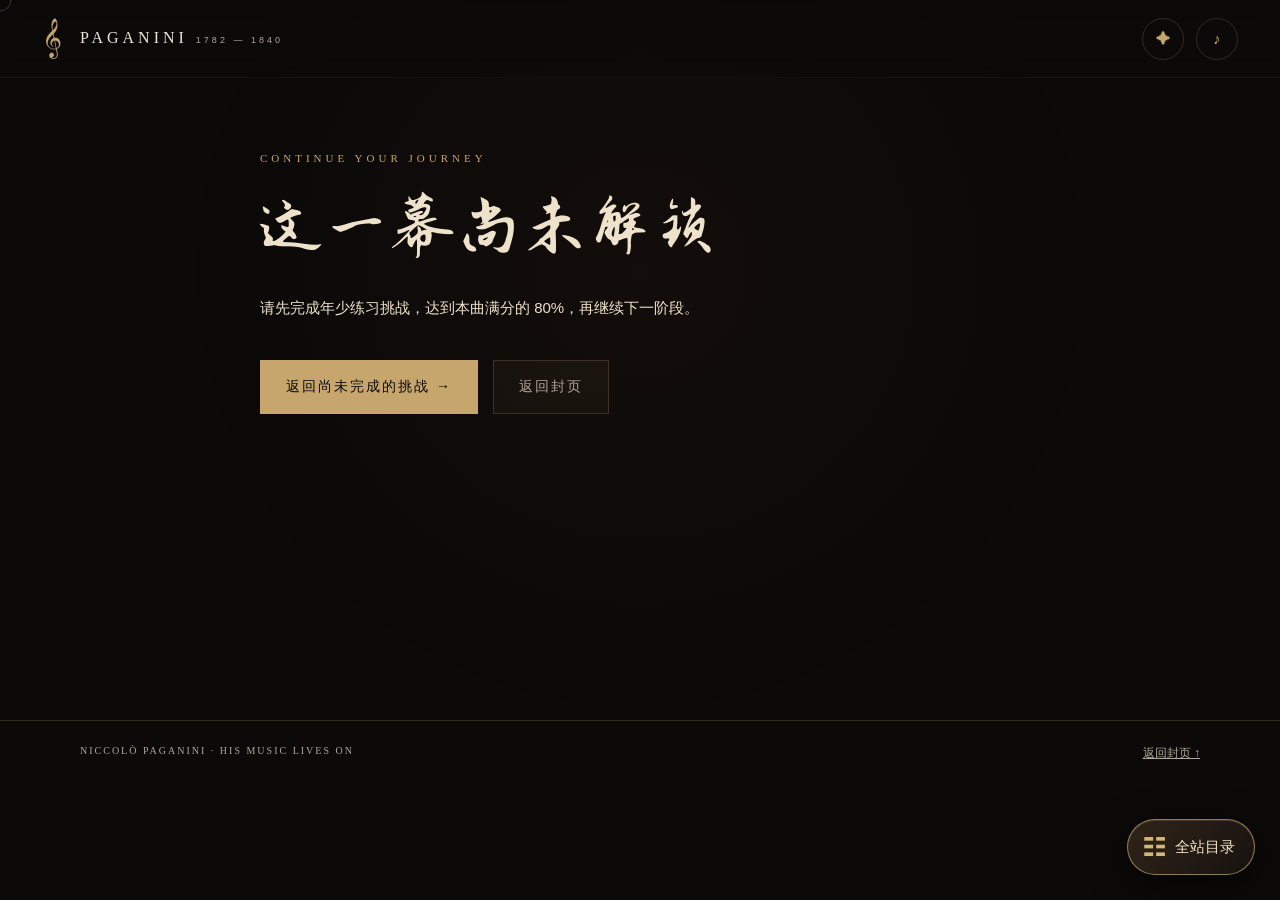
<file: life/scene06.html>
<!doctype html>
<html lang="zh-CN">
  <head>
    <meta charset="utf-8">
    <meta name="viewport" content="width=device-width,initial-scale=1">
    <title>人生体验 · 老年｜帕格尼尼</title>
    <meta name="description" content="化身帕格尼尼，以第一视角走过他的人生，聆听作品，并体验曼陀林、小提琴与吉他。">
    <link rel="preconnect" href="https://fonts.googleapis.com">
    <link rel="preconnect" href="https://fonts.gstatic.com" crossorigin>
    <link
      href="https://fonts.googleapis.com/css2?family=Zhi+Mang+Xing&display=swap"
      rel="stylesheet"
    >
    <style>
      /* 所有页面共用：古典剧场、旧乐谱与暗金色。电脑设计宽度 ≥ 1024px。 */
      @font-face {
        font-family:"Zhi Mang Xing";
        src:url("../assets/fonts/ZhiMangXing-Regular.ttf") format("truetype");
        font-display:swap
      }

      :root {
        --bg:#0b0a09;
        --panel:#171410;
        --paper:#ebdfc6;
        --ink:#302719;
        --gold:#c6a66d;
        --red:#7b2634;
        --text:#eee5d5;
        --muted:#b1a797;
        --line:#c6a66d35;
        --pointer-x:50%;
        --pointer-y:30%;
        color-scheme:dark
      }

      * {
        box-sizing:border-box
      }

      html {
        scroll-behavior:smooth;
        scroll-padding-top:90px
      }

      body {
        margin:0;
        min-width:1024px;
        background:var(--bg);
        color:var(--text);
        font-family:"Microsoft YaHei","PingFang SC",sans-serif;
        font-size:15px;
        line-height:1.95
      }

      body::before {
        content:"";
        position:fixed;
        inset:0;
        z-index:-1;
        background:radial-gradient(ellipse at var(--pointer-x) var(--pointer-y),#65322616,transparent 50%);
        pointer-events:none
      }

      button,input,select {
        font:inherit
      }

      button,a,input,select {
        touch-action:manipulation
      }

      a {
        color:inherit
      }

      button {
        color:inherit;
        background:none;
        cursor:pointer
      }

      button:disabled {
        cursor:default;
        opacity:.55
      }

      a,button,input,select {
        outline-offset:6px
      }

      a:focus-visible,button:focus-visible,input:focus-visible,select:focus-visible {
        outline:2px solid var(--gold)
      }

      [hidden] {
        display:none!important
      }

      img {
        display:block;
        max-width:100%
      }

      h1,h2,.chapter-title {
        font-family:"Zhi Mang Xing", "KaiTi", "STKaiti", "DFKai-SB",cursive;
        font-weight:400;
        line-height:1.2
      }

      h1 {
        font-size:82px;
        letter-spacing:5px;
        margin:18px 0 26px
      }

      h2 {
        font-size:48px;
        margin:12px 0 24px
      }

      h3 {
        font-size:22px;
        font-weight:500;
        line-height:1.6
      }

      p {
        margin:0 0 18px
      }

      .eyebrow {
        font:11px/1.6 Georgia,serif;
        letter-spacing:4px;
        color:var(--gold);
        text-transform:uppercase
      }

      .small {
        font-size:12px;
        color:var(--muted)
      }

      .gold {
        color:var(--gold)
      }

      .muted {
        color:var(--muted)
      }

      .wrap {
        width:1120px;
        max-width:calc(100% - 112px);
        margin:auto
      }

      .skip {
        position:fixed;
        top:-90px;
        left:30px;
        z-index:200;
        background:var(--paper);
        color:var(--ink);
        padding:12px
      }

      .skip:focus {
        top:20px
      }

      .site-header {
        height:78px;
        position:fixed;
        inset:0 0 auto;
        z-index:50;
        padding:0 42px;
        display:flex;
        align-items:center;
        justify-content:space-between;
        background:linear-gradient(#0b0a09ee,#0b0a0966);
        backdrop-filter:blur(12px);
        border-bottom:1px solid #ffffff08
      }

      .wordmark {
        text-decoration:none;
        display:flex;
        gap:14px;
        align-items:center;
        letter-spacing:4px;
        font:16px Georgia,serif
      }

      .wordmark b {
        font-size:34px;
        color:var(--gold);
        font-weight:400
      }

      .wordmark small {
        font:9px/1.5 Arial,sans-serif;
        letter-spacing:3px;
        color:var(--muted)
      }

      .header-actions {
        display:flex;
        gap:12px;
        align-items:center
      }

      .icon-button,.journey-toggle {
        border:1px solid var(--line);
        border-radius:50%;
        width:42px;
        height:42px;
        display:grid;
        place-items:center;
        line-height:1;
        color:var(--gold);
        transition:background .2s
      }

      .icon-button:hover,.journey-toggle:hover {
        background:#c6a66d20
      }

      .journey-toggle {
        font-size:20px
      }

      .journey-panel {
        position:fixed;
        top:88px;
        right:32px;
        width:300px;
        padding:24px;
        background:#15120ff5;
        border:1px solid var(--line);
        box-shadow:0 20px 80px #0009;
        z-index:60
      }

      .journey-panel h2 {
        font-size:30px;
        margin:0 0 18px
      }

      .journey-panel ol {
        padding-left:26px;
        margin:0
      }

      .journey-panel li {
        font-size:13px;
        padding:7px 0;
        color:var(--muted)
      }

      .journey-panel li.current {
        color:var(--paper)
      }

      .journey-panel li.current::after {
        content:" · 当前";
        color:var(--gold);
        font-size:11px
      }

      .journey-panel .small {
        margin:16px 0 0
      }

      .home-corner {
        position:fixed;
        bottom:24px;
        left:26px;
        z-index:45;
        color:var(--paper);
        text-decoration:none;
        font-size:12px;
        background:#0b0a09e8;
        border:1px solid var(--line);
        padding:9px 16px;
        border-radius:30px
      }

      .home-corner:hover {
        background:var(--red)
      }

      .read-progress {
        height:2px;
        position:fixed;
        top:77px;
        left:0;
        background:var(--gold);
        width:0;
        z-index:55
      }

      .btn {
        display:inline-flex;
        align-items:center;
        justify-content:center;
        gap:18px;
        min-height:50px;
        padding:12px 25px;
        border:1px solid var(--gold);
        text-decoration:none;
        font-size:14px;
        letter-spacing:2px;
        background:#c6a66d0c;
        transition:background .25s,transform .25s
      }

      .btn:hover {
        background:var(--gold);
        color:var(--bg);
        transform:translateY(-2px)
      }

      .btn.primary {
        background:var(--gold);
        color:var(--bg)
      }

      .btn.primary:hover {
        background:#e2c997
      }

      .btn.subtle {
        border-color:var(--line);
        color:var(--muted)
      }

      .button-row {
        display:flex;
        gap:16px;
        align-items:center;
        flex-wrap:wrap
      }

      .chapter-hero {
        padding:162px 0 80px;
        border-bottom:1px solid var(--line);
        position:relative;
        overflow:hidden
      }

      .chapter-hero .intro {
        max-width:690px;
        color:var(--muted);
        font-size:16px
      }

      .chapter-number {
        position:absolute;
        right:7%;
        top:100px;
        font:210px/1 Georgia,serif;
        color:#c6a66d0c;
        pointer-events:none
      }

      .chapter-hero .rule {
        height:1px;
        width:70px;
        background:var(--gold);
        margin:32px 0
      }

      .section {
        padding:84px 0
      }

      .section+.section {
        border-top:1px solid var(--line)
      }

      .two-col {
        display:grid;
        grid-template-columns:1fr 1fr;
        gap:64px;
        align-items:center
      }

      .section-title {
        max-width:650px
      }

      .section-lead {
        color:var(--muted);
        max-width:650px
      }

      .note-box {
        padding:23px 27px;
        border-left:2px solid var(--gold);
        background:#c6a66d09;
        color:var(--muted)
      }

      .source-note {
        font-size:12px;
        color:var(--muted);
        margin-top:24px
      }

      .source-note a {
        color:var(--gold);
        text-underline-offset:4px
      }

      .next-part {
        padding:95px 50px;
        text-align:center;
        border-top:1px solid var(--line);
        background:radial-gradient(ellipse at center,#65212b20,transparent 70%)
      }

      .next-part h2 {
        font-size:50px;
        margin:20px 0 32px
      }

      .next-part p {
        color:var(--muted)
      }

      .site-footer {
        padding:24px 80px 85px;
        border-top:1px solid var(--line);
        display:flex;
        justify-content:space-between;
        color:var(--muted);
        font:10px Georgia,serif;
        letter-spacing:2px
      }

      .site-footer a {
        letter-spacing:0;
        font:12px "Microsoft YaHei",sans-serif
      }

      .motion-ready .reveal {
        opacity:0;
        transform:translateY(28px);
        transition:opacity .85s,transform .85s
      }

      .motion-ready .reveal.visible {
        opacity:1;
        transform:none
      }

      .note-field {
        position:fixed;
        inset:0;
        pointer-events:none;
        z-index:-1;
        overflow:hidden
      }

      .floating-note {
        position:absolute;
        bottom:-100px;
        color:var(--gold);
        opacity:0;
        font:25px Georgia,serif;
        animation:note-drift 22s linear infinite
      }

      .cursor-note {
        position:fixed;
        z-index:90;
        pointer-events:none;
        color:var(--gold);
        font-size:20px;
        animation:note-pop .8s ease-out forwards
      }

      .cursor-dot {
        position:fixed;
        pointer-events:none;
        z-index:89;
        border:1px solid #c6a66d70;
        width:23px;
        height:23px;
        border-radius:50%;
        transform:translate(-50%,-50%);
        transition:width .2s,height .2s;
        opacity:.65
      }

      .toast {
        position:fixed;
        right:30px;
        bottom:28px;
        z-index:100;
        max-width:440px;
        background:#201a13f5;
        border:1px solid var(--gold);
        padding:15px 22px;
        font-size:13px;
        box-shadow:0 12px 45px #0008
      }

      /* 封面：自由布局的肖像、恶魔剪影、流动琴弦。 */
      .cover {
        min-height:930px;
        height:100vh;
        position:relative;
        overflow:hidden;
        padding:190px 8% 130px
      }

      .cover::before {
        content:"";
        position:absolute;
        inset:0;
        background:linear-gradient(90deg,#0b0a09 2%,#0b0a09b0 55%,#39101820),url("../assets/images/hero-devil.svg") 70% 40%/cover no-repeat;
        pointer-events:none
      }

      .cover-copy {
        position:relative;
        z-index:3;
        width:57%
      }

      .cover h1 {
        font-size:116px;
        letter-spacing:8px;
        line-height:1.13;
        margin:24px 0 20px
      }

      .cover h1 span {
        display:block;
        font-size:48px;
        color:var(--gold);
        margin-bottom:10px
      }

      .cover .intro {
        width:450px;
        color:var(--muted);
        font-size:16px
      }

      .cover-caption {
        position:absolute;
        left:8%;
        top:110px;
        z-index:3
      }

      .cover-portrait {
        position:absolute;
        right:12%;
        top:23%;
        width:29%;
        height:55%;
        transform:rotate(6deg);
        border:1px solid #c6a66d66;
        padding:9px;
        background:#130f0a;
        box-shadow:0 35px 100px #000c;
        z-index:2;
        animation:portrait-breathe 9s ease-in-out infinite
      }

      .cover-portrait img {
        height:100%;
        width:100%;
        object-fit:cover;
        filter:sepia(.25) contrast(1.08)
      }

      .cover-portrait::after {
        content:"THE DEVIL’S VIOLINIST";
        position:absolute;
        bottom:-40px;
        left:0;
        letter-spacing:4px;
        font:11px Georgia,serif;
        color:var(--gold)
      }

      .cover-date {
        position:absolute;
        right:5%;
        top:17%;
        writing-mode:vertical-rl;
        letter-spacing:6px;
        font:12px Georgia,serif;
        color:var(--muted);
        z-index:3
      }

      .cover-string {
        position:absolute;
        height:1px;
        width:65%;
        background:linear-gradient(90deg,transparent,#c6a66d70,transparent);
        transform:rotate(-26deg);
        right:-5%;
        top:30%;
        pointer-events:none
      }

      .cover-string:nth-of-type(2) {
        top:39%
      }

      .cover-string:nth-of-type(3) {
        top:63%
      }

      .cover-tag {
        font-size:12px;
        letter-spacing:3px;
        border-left:1px solid var(--red);
        padding-left:18px;
        color:var(--gold);
        margin:30px 0
      }

      .cover-bottom {
        position:absolute;
        bottom:50px;
        left:8%;
        right:7%;
        display:flex;
        justify-content:space-between;
        align-items:center;
        border-top:1px solid var(--line);
        padding-top:24px;
        z-index:4
      }

      .cover-bottom span {
        color:var(--muted);
        font:10px Georgia,serif;
        letter-spacing:3px
      }

      .cover-bottom .btn {
        min-width:250px
      }

      .cover-after {
        padding:65px 8%;
        display:flex;
        gap:70px;
        color:var(--muted);
        border-top:1px solid var(--line)
      }

      .cover-after .large-note {
        font-size:70px;
        color:var(--gold);
        line-height:1
      }

      .cover-after h2 {
        font-size:36px;
        color:var(--paper);
        margin:0 0 12px
      }

      .cover-after p {
        max-width:800px
      }

      /* 用户点击后才解锁开场；无 JS 时此面板保持隐藏。 */
      .opening-overlay {
        position:fixed;
        inset:0;
        background:radial-gradient(ellipse,#36291c,#080706 70%);
        z-index:110;
        display:flex;
        flex-direction:column;
        align-items:center;
        justify-content:center;
        text-align:center;
        overflow:hidden
      }

      .opening-overlay .eyebrow {
        margin-bottom:25px
      }

      .opening-overlay h2 {
        font-size:42px
      }

      .book {
        width:440px;
        height:285px;
        position:relative;
        perspective:1000px;
        margin:16px 0 45px;
        transform:rotate(-7deg)
      }

      .book-page {
        position:absolute;
        width:50%;
        height:100%;
        background:var(--paper);
        color:var(--ink);
        box-shadow:0 15px 70px #000a;
        top:0;
        padding:40px 23px
      }

      .book-page.left {
        left:0;
        transform-origin:right;
        border-radius:4px 0 0 4px;
        transform:rotateY(60deg)
      }

      .book-page.right {
        right:0;
        transform-origin:left;
        transform:rotateY(-60deg);
        border-radius:0 4px 4px 0
      }

      .book-page .staff {
        height:60px;
        margin:15px 0;
        background:repeating-linear-gradient(transparent 0 8px,#705c4070 8px 9px,transparent 9px 12px);
        font-size:27px;
        line-height:60px;
        letter-spacing:10px
      }

      .opening-overlay.opening-play .book-page.left {
        animation:book-left 1.25s ease forwards
      }

      .opening-overlay.opening-play .book-page.right {
        animation:book-right 1.25s ease forwards
      }

      .opening-overlay.dismiss {
        animation:intro-away .5s ease forwards;
        pointer-events:none
      }

      .opening-choice {
        display:flex;
        gap:14px;
        align-items:center
      }

      .opening-overlay .small {
        max-width:470px;
        margin:18px 0 0
      }

      .opening-overlay button.subtle {
        background:none
      }

      .opening-overlay .book-page p {
        font:12px Georgia,serif;
        letter-spacing:3px
      }

      /* 每页进出均使用同一覆盖层；默认不挡页面。 */
      .transition {
        position:fixed;
        inset:0;
        z-index:120;
        visibility:hidden;
        pointer-events:none;
        overflow:hidden;
        --shut:0
      }

      .transition.active {
        visibility:visible
      }

      .transition .curtain {
        position:absolute;
        top:0;
        bottom:0;
        width:51%;
        background:repeating-linear-gradient(90deg,#320c16 0,#741f32 7%,#330d18 16%);
        box-shadow:inset 0 -18px 30px #0009;
        transition:transform .6s cubic-bezier(.77,0,.18,1)
      }

      .transition .curtain.left {
        left:0;
        transform:translateX(-103%);
        border-right:2px solid #c6a66d
      }

      .transition .curtain.right {
        right:0;
        transform:translateX(103%);
        border-left:2px solid #c6a66d
      }

      .transition.closed .curtain {
        transform:translateX(0)
      }

      .transition-badge {
        position:absolute;
        left:50%;
        top:50%;
        transform:translate(-50%,-50%);
        opacity:0;
        text-align:center;
        transition:opacity .25s;
        color:var(--paper);
        font:28px Georgia,serif;
        letter-spacing:5px
      }

      .transition.closed .transition-badge {
        opacity:1
      }

      .transition[data-theme="score"] .curtain {
        background:repeating-linear-gradient(0deg,transparent 0 28px,#67533544 28px 29px,transparent 29px 42px),var(--paper);
        border-color:#766342
      }

      .transition[data-theme="score"] .transition-badge {
        color:var(--ink)
      }

      .transition[data-theme="instrument"] .transition-badge {
        font-size:52px
      }

      .transition[data-theme="reflection"] .transition-badge {
        font-size:44px;
        color:#e2bd92
      }

      /* 人生剧场：图片是底层，镜头与局部矢量动作分别控制。 */
      .life-hero {
        min-height:460px;
        padding-bottom:65px
      }

      .life-hero h1 {
        font-size:68px
      }

      .life-intro {
        padding-top:130px
      }

      .scene-title {
        display:flex;
        align-items:baseline;
        gap:28px;
        margin-bottom:22px
      }

      .scene-title h2 {
        font-size:40px;
        margin:0
      }

      .scene-title .eyebrow {
        min-width:115px
      }

      .life-scene {
        padding:76px 0;
        border-bottom:1px solid var(--line)
      }

      .scene-grid {
        display:grid;
        grid-template-columns:1fr 305px;
        gap:32px;
        align-items:center
      }

      .scene-frame {
        position:relative;
        height:520px;
        overflow:hidden;
        background:#19130c;
        border:1px solid #c6a66d40;
        isolation:isolate
      }

      .scene-frame .scene-photo {
        position:absolute;
        inset:0;
        height:100%;
        width:100%;
        object-fit:cover;
        transform:scale(1.03);
        animation:camera-drift 18s ease-in-out infinite alternate
      }

      .scene-frame::after {
        content:"";
        position:absolute;
        inset:0;
        background:linear-gradient(0deg,#0009,transparent 45%);
        z-index:4;
        pointer-events:none
      }

      .scene-frame .film-grain {
        position:absolute;
        inset:0;
        z-index:5;
        pointer-events:none;
        background:repeating-linear-gradient(0deg,#0000 0 3px,#0002 4px 4.4px);
        opacity:.24
      }

      .scene-frame .scene-label {
        position:absolute;
        bottom:22px;
        left:26px;
        color:#ecdfc8;
        font-size:11px;
        letter-spacing:2px;
        z-index:8
      }

      .scene-frame .scene-label span {
        font:10px Georgia,serif;
        letter-spacing:3px;
        margin-right:18px;
        color:var(--gold)
      }

      .scene-aside p {
        font-size:16px;
        color:#d3c8b7
      }

      .scene-aside .fact {
        font-size:12px;
        color:var(--gold);
        border-top:1px solid var(--line);
        padding-top:15px;
        margin-top:20px
      }

      .narrate {
        width:100%;
        text-align:left;
        border:1px solid var(--line);
        padding:10px 16px;
        display:flex;
        justify-content:space-between;
        align-items:center;
        font-size:13px;
        margin-top:24px
      }

      .narrate.speaking {
        border-color:var(--gold);
        background:#c6a66d18
      }

      .voice-label {
        font-size:10px;
        color:var(--muted);
        display:block;
        margin:8px 0
      }

      .chapter-strip {
        display:flex;
        gap:8px;
        margin:30px 0 0
      }

      .chapter-strip span {
        flex:1;
        height:3px;
        background:var(--line)
      }

      .chapter-strip span.done {
        background:var(--gold)
      }

      .prologue-stage {
        position:relative;
        height:580px;
        background:radial-gradient(ellipse at 50% 35%,#e0c29135,transparent 60%),#100e0b;
        border:1px solid var(--line);
        overflow:hidden
      }

      .prologue-stage .stage-art {
        height:100%;
        width:100%
      }

      .prologue-stage .staff-lines {
        position:absolute;
        inset:18% 2%;
        background:repeating-linear-gradient(0deg,transparent 0 37px,#c6a66d15 38px 39px);
        transform:rotate(-10deg);
        pointer-events:none
      }

      .prologue-stage iframe,.prologue-stage video {
        position:absolute;
        inset:0;
        width:100%;
        height:100%;
        border:0;
        background:#000;
        z-index:8
      }

      .performance-button {
        position:absolute;
        left:30px;
        bottom:26px;
        z-index:10
      }

      .prologue-aside {
        padding:30px;
        border-left:1px solid var(--line)
      }

      .prologue-layout {
        display:grid;
        grid-template-columns:2.2fr 1fr;
        gap:30px
      }

      .prologue-notes {
        font-size:30px;
        color:var(--gold);
        letter-spacing:12px;
        animation:notation-sway 4s ease-in-out infinite
      }

      .side-quote {
        font-family:"KaiTi",serif;
        font-size:25px;
        color:var(--paper);
        margin:35px 0
      }

      .day-shade {
        position:absolute;
        inset:0;
        z-index:3;
        background:linear-gradient(90deg,#081b4077,#150a17a6);
        opacity:var(--night,0);
        transition:opacity 1s;
        pointer-events:none
      }

      .window-sky {
        position:absolute;
        width:12%;
        height:45%;
        left:6%;
        top:3%;
        z-index:2;
        background:#162849;
        opacity:var(--night,0);
        mix-blend-mode:multiply;
        transition:opacity 1s;
        pointer-events:none
      }

      .practice-sheet {
        position:absolute;
        z-index:6;
        right:32%;
        top:43%;
        width:18%;
        height:22%;
        background:var(--paper);
        border:1px solid #9c784d;
        transform:rotate(-7deg);
        color:#6c5739;
        box-shadow:0 4px 20px #0008;
        padding:14px;
        font:26px Georgia,serif;
        line-height:1.35
      }

      .practice-sheet.flipping {
        animation:sheet-flip .55s ease
      }

      .practice-sheet::before {
        content:"";
        position:absolute;
        inset:14px;
        background:repeating-linear-gradient(transparent 0 12px,#8e795f77 13px 14px);
        pointer-events:none
      }

      .practice-sheet span {
        position:relative
      }

      .practice-controls {
        background:#15110d;
        border:1px solid var(--line);
        margin-top:25px;
        padding:22px;
        display:flex;
        align-items:center;
        justify-content:space-between;
        gap:24px
      }

      .practice-meter {
        display:flex;
        align-items:center;
        gap:18px
      }

      .practice-meter strong {
        font:38px Georgia,serif;
        color:var(--gold)
      }

      .practice-meter label {
        font-size:12px;
        color:var(--muted)
      }

      .practice-meter progress {
        width:140px;
        height:5px;
        accent-color:var(--gold)
      }

      .practice-caption {
        font-size:13px;
        color:var(--muted);
        min-width:245px
      }

      .performer-layer {
        position:absolute;
        z-index:6;
        bottom:0;
        right:0;
        width:52%;
        height:95%;
        pointer-events:none;
        filter:drop-shadow(0 7px 12px #0007)
      }

      .performer-layer .torso {
        transform-origin:55% 65%;
        animation:body-breathe 5.5s ease-in-out infinite
      }

      .performer-layer .bow-arm {
        transform-box:fill-box;
        transform-origin:20% 80%;
        animation:bow-play 2.2s ease-in-out infinite alternate;
        animation-play-state:paused
      }

      .performer-layer .finger {
        transform-box:fill-box;
        transform-origin:center;
        animation:finger-move .45s ease-in-out infinite alternate;
        animation-play-state:paused
      }

      .performer-layer.playing .bow-arm,.performer-layer.playing .finger {
        animation-play-state:running
      }

      .performer-layer.practice-playing .bow-arm {
        animation:practice-bow .8s ease-in-out
      }

      .performer-layer.practice-playing .finger {
        animation:finger-move .18s ease-in-out 4 alternate
      }

      .stage-glow {
        position:absolute;
        z-index:2;
        inset:-40% 10% -20%;
        background:conic-gradient(from 155deg at 50% 0%,transparent, #f1d29322 10deg,transparent 40deg);
        transform-origin:top;
        animation:light-sweep 12s ease-in-out infinite alternate;
        pointer-events:none
      }

      .whisper-trigger {
        position:absolute;
        z-index:9;
        border:1px solid #c6a66daa;
        border-radius:50%;
        width:42px;
        height:42px;
        background:#15110eda;
        color:var(--paper);
        font-size:20px;
        box-shadow:0 0 30px #c6a66d30;
        animation:whisper-pulse 3s ease-in-out infinite
      }

      .whisper-trigger:nth-of-type(1) {
        left:19%;
        top:43%
      }

      .whisper-trigger:nth-of-type(2) {
        left:53%;
        top:34%
      }

      .whisper-trigger:nth-of-type(3) {
        left:78%;
        top:49%
      }

      .whisper-popup {
        position:absolute;
        z-index:10;
        left:15%;
        right:15%;
        top:12%;
        padding:20px 24px;
        background:#0f0c09f5;
        border:1px solid var(--gold);
        text-align:center;
        font-size:18px;
        box-shadow:0 15px 50px #0008
      }

      .whisper-popup button {
        float:right;
        border:0;
        font-size:20px
      }

      .whisper-popup small {
        display:block;
        font-size:10px;
        color:var(--muted);
        margin-top:8px
      }

      .tour-stops {
        display:flex;
        gap:8px;
        flex-wrap:wrap;
        margin:24px 0
      }

      .tour-stops button {
        padding:8px 11px;
        border:1px solid var(--line);
        font:10px Georgia,serif;
        letter-spacing:1px
      }

      .tour-stops button[aria-pressed="true"] {
        background:var(--gold);
        color:var(--bg)
      }

      .tour-caption {
        position:absolute;
        left:30px;
        top:25px;
        z-index:7;
        display:flex;
        flex-direction:column;
        background:#0b0a09b0;
        padding:15px 20px;
        border-left:2px solid var(--gold)
      }

      .tour-caption strong {
        font:26px Georgia,serif;
        letter-spacing:3px
      }

      .tour-caption span {
        font-size:12px;
        color:var(--gold)
      }

      .end-string {
        height:150px;
        display:grid;
        place-items:center;
        position:relative;
        font:32px Georgia,serif;
        letter-spacing:15px
      }

      .end-string::before {
        content:"";
        height:1px;
        position:absolute;
        left:0;
        right:0;
        top:50%;
        background:linear-gradient(90deg,transparent,var(--gold),transparent);
        z-index:-1
      }

      .end-string span {
        background:var(--bg);
        padding:0 30px
      }

      .memory-frame {
        animation:memory-light 15s ease-in-out infinite alternate
      }

      /* 历史档案、作品与影响采用各自独立的阅读布局。 */
      .archive-image {
        position:relative;
        padding:16px;
        border:1px solid var(--line);
        transform:rotate(-3deg);
        background:#17110c
      }

      .archive-image img {
        width:100%;
        max-height:510px;
        object-fit:cover;
        filter:sepia(.1)
      }

      .archive-image figcaption {
        font-size:11px;
        color:var(--muted);
        margin-top:12px;
        letter-spacing:2px
      }

      .archive-tabs {
        display:flex;
        border-bottom:1px solid var(--line);
        gap:25px;
        margin:30px 0
      }

      .archive-tabs button {
        border:0;
        color:var(--muted);
        padding:10px 0;
        border-bottom:2px solid transparent
      }

      .archive-tabs button[aria-selected="true"] {
        border-color:var(--gold);
        color:var(--paper)
      }

      .archive-paper {
        padding:35px;
        background:var(--paper);
        color:var(--ink);
        position:relative;
        box-shadow:0 18px 50px #0005
      }

      .archive-paper .eyebrow {
        color:#876331
      }

      .archive-paper p {
        color:#4f4535
      }

      .archive-paper h3 {
        font-family:"KaiTi",serif;
        font-size:28px;
        margin-top:0
      }

      .evidence {
        display:grid;
        grid-template-columns:1fr 1fr;
        gap:25px;
        margin:35px 0
      }

      .evidence article {
        border:1px solid var(--line);
        padding:28px
      }

      .evidence .legend {
        border-left:2px solid var(--red)
      }

      .evidence .document {
        border-left:2px solid var(--gold)
      }

      details {
        border-bottom:1px solid var(--line);
        padding:20px 0
      }

      summary {
        cursor:pointer;
        color:var(--paper);
        font-size:18px;
        list-style:none;
        display:flex;
        justify-content:space-between;
        align-items:center
      }

      summary::after {
        content:"＋";
        color:var(--gold)
      }

      details[open] summary::after {
        content:"−"
      }

      details p {
        color:var(--muted);
        padding-top:18px;
        margin-bottom:0
      }

      .music-section-label {
        font:70px Georgia,serif;
        color:#c6a66d3d;
        margin-right:25px
      }

      .track {
        display:grid;
        grid-template-columns:175px 1fr;
        gap:38px;
        align-items:center;
        padding:45px 0;
        border-bottom:1px solid var(--line)
      }

      .record-button {
        position:relative;
        width:172px;
        height:172px;
        border:1px solid #a5956d;
        border-radius:50%;
        background:repeating-radial-gradient(circle,#181818 0 1px,#242321 2px 3px,#111 4px 5px);
        box-shadow:0 14px 45px #0009;
        display:grid;
        place-items:center;
        transition:transform .3s
      }

      .record-button:hover {
        transform:scale(1.04)
      }

      .record-disc {
        position:absolute;
        inset:0;
        border-radius:50%;
        animation:record-spin 4s linear infinite;
        animation-play-state:paused;
        background:conic-gradient(transparent,#ffffff10,transparent 30%,#ffffff12,transparent);
        pointer-events:none
      }

      .record-button .label {
        position:relative;
        width:68px;
        height:68px;
        border-radius:50%;
        background:var(--red);
        display:grid;
        place-items:center;
        font:22px Georgia,serif;
        border:1px solid var(--gold);
        box-shadow:inset 0 0 0 6px #0002;
        z-index:2
      }

      .track.playing .record-disc {
        animation-play-state:running
      }

      .record-button .play-symbol {
        position:absolute;
        bottom:-34px;
        font-size:12px;
        color:var(--gold);
        width:170px
      }

      .track h2 {
        font-size:36px;
        margin:8px 0 12px
      }

      .track p {
        color:var(--muted);
        max-width:740px;
        font-size:14px
      }

      .track .eyebrow {
        font-size:10px
      }

      .track-controls {
        display:flex;
        gap:18px;
        align-items:center;
        font-size:12px;
        color:var(--gold);
        margin-top:18px
      }

      .track-progress {
        height:4px;
        flex:1;
        accent-color:var(--gold);
        max-width:400px
      }

      .track-time {
        min-width:95px;
        letter-spacing:1px
      }

      .track-info {
        min-width:0
      }

      .track-status {
        font-size:11px;
        color:var(--muted);
        margin-top:10px
      }

      .track.unavailable .record-button {
        filter:grayscale(1);
        opacity:.5
      }

      .listening-hint {
        border-top:1px solid var(--line);
        border-bottom:1px solid var(--line);
        display:flex;
        align-items:center;
        gap:24px;
        padding:23px 0;
        font-size:13px;
        color:var(--muted)
      }

      .listening-hint b {
        color:var(--gold);
        font-size:28px
      }

      .audio-credit {
        font-size:11px;
        color:var(--muted)
      }

      .timeline {
        display:grid;
        grid-template-columns:repeat(4,1fr);
        margin:50px 0;
        border-top:1px solid var(--gold)
      }

      .timeline-item {
        padding:30px 25px 0 0;
        position:relative
      }

      .timeline-item::before {
        content:"";
        position:absolute;
        top:-5px;
        left:0;
        width:9px;
        height:9px;
        border-radius:50%;
        background:var(--gold)
      }

      .timeline-item strong {
        font:32px Georgia,serif;
        color:var(--gold)
      }

      .timeline-item p {
        font-size:13px;
        color:var(--muted);
        margin-top:12px
      }

      .legacy-gallery {
        display:grid;
        grid-template-columns:1.3fr 1fr;
        gap:25px;
        margin-top:35px
      }

      .legacy-gallery figure {
        margin:0
      }

      .legacy-gallery img {
        height:270px;
        width:100%;
        object-fit:cover;
        border:1px solid var(--line)
      }

      .legacy-gallery figcaption {
        font-size:11px;
        color:var(--muted);
        margin-top:10px
      }

      .influence-notes {
        display:grid;
        grid-template-columns:1fr 1fr 1fr;
        gap:30px
      }

      .influence-notes article {
        padding:30px 0;
        border-top:1px solid var(--gold)
      }

      .influence-notes .big {
        font:42px Georgia,serif;
        color:var(--gold)
      }

      .film-pair {
        display:grid;
        grid-template-columns:1fr 1fr;
        gap:40px
      }

      .film-pair article {
        display:grid;
        grid-template-columns:140px 1fr;
        gap:25px
      }

      .film-pair img {
        width:140px;
        height:210px;
        object-fit:cover
      }

      .film-pair p {
        font-size:13px;
        color:var(--muted)
      }

      .legacy-question {
        border:1px solid var(--line);
        padding:25px;
        margin-top:40px
      }

      .legacy-question button {
        margin:12px 12px 0 0
      }

      /* 乐器控制台。实际发声由 instrument-engine.js 管理。 */
      .instrument-workbench {
        background:radial-gradient(ellipse at 70% 30%,#4e352c40,transparent),#15120f;
        border:1px solid var(--line);
        padding:36px
      }

      .instrument-tabs {
        display:flex;
        gap:14px;
        margin-bottom:28px
      }

      .instrument-tabs button {
        border:1px solid var(--line);
        padding:13px 24px;
        flex:1;
        display:flex;
        justify-content:space-between
      }

      .instrument-tabs button[aria-selected="true"] {
        background:var(--gold);
        color:var(--bg)
      }

      .instrument-overview {
        display:grid;
        grid-template-columns:1.5fr 1fr;
        gap:50px;
        align-items:center;
        min-height:260px
      }

      .instrument-art {
        height:260px;
        position:relative;
        display:grid;
        place-items:center
      }

      .instrument-art svg {
        height:245px;
        width:100%;
        overflow:visible;
        filter:drop-shadow(0 15px 22px #0009)
      }

      .instrument-art .string {
        stroke:var(--paper);
        stroke-width:1
      }

      .instrument-art.sounding .string {
        animation:string-vibrate .12s linear infinite alternate
      }

      .instrument-description h2 {
        font-size:40px;
        margin-top:0
      }

      .instrument-description p {
        font-size:13px;
        color:var(--muted)
      }

      .sample-badge {
        display:inline-flex;
        color:var(--gold);
        background:#c6a66d12;
        border:1px solid var(--line);
        padding:7px 12px;
        font-size:12px
      }

      .synth-badge {
        color:#e3bba0;
        border-color:#b38163
      }

      .instrument-toolbar {
        padding:24px 0;
        border-top:1px solid var(--line);
        display:flex;
        gap:26px;
        align-items:center;
        flex-wrap:wrap
      }

      .instrument-toolbar label {
        font-size:12px;
        color:var(--muted);
        display:flex;
        align-items:center;
        gap:10px
      }

      .instrument-toolbar input {
        width:120px;
        accent-color:var(--gold)
      }

      .instrument-toolbar select {
        background:#100e0b;
        border:1px solid var(--line);
        color:var(--paper);
        padding:6px
      }

      .piano-keys {
        position:relative;
        display:flex;
        height:175px;
        margin:16px 0 20px;
        gap:5px
      }

      .note-key {
        height:175px;
        flex:1;
        background:var(--paper);
        color:var(--ink);
        border:0;
        border-bottom:6px solid #af9d7d;
        border-radius:0 0 6px 6px;
        display:flex;
        flex-direction:column;
        align-items:center;
        justify-content:flex-end;
        padding-bottom:20px;
        transition:background .08s,transform .08s
      }

      .note-key.black {
        height:112px;
        background:#171310;
        color:var(--paper);
        border:1px solid #8c7550;
        position:absolute;
        z-index:3;
        width:6.8%;
        top:0;
        padding-bottom:13px;
        border-bottom:5px solid #020202
      }

      .note-key.active {
        background:var(--gold);
        transform:translateY(3px);
        border-bottom-width:3px;
        box-shadow:0 0 25px #c6a66d50
      }

      .note-key kbd {
        font:19px Georgia,serif
      }

      .note-key small {
        font:10px Arial,sans-serif;
        margin-top:8px;
        letter-spacing:1px
      }

      .key-guide {
        display:flex;
        justify-content:space-between;
        color:var(--muted);
        font-size:12px
      }

      .instrument-log {
        font:12px Georgia,serif;
        letter-spacing:2px;
        color:var(--gold);
        height:30px;
        padding-top:8px
      }

      .sample-upload {
        margin-top:36px;
        border-top:1px solid var(--line);
        padding-top:22px
      }

      .sample-upload input {
        font-size:12px;
        max-width:330px
      }

      .sample-upload .small {
        margin-top:10px
      }

      .signal-meter {
        display:flex;
        gap:3px;
        height:22px;
        align-items:flex-end;
        min-width:75px
      }

      .signal-meter i {
        display:block;
        width:4px;
        background:var(--gold);
        height:4px;
        transition:height .2s
      }

      .signal-meter.sounding i {
        animation:signal .5s ease-in-out infinite alternate
      }

      .signal-meter i:nth-child(2n) {
        animation-delay:.2s!important
      }

      .signal-meter i:nth-child(3n) {
        animation-delay:.1s!important
      }

      /* 原感想与资料段落保持内容不变，只重新排版。 */
      .reflection-symbols {
        position:absolute;
        right:12%;
        top:130px;
        font-size:115px;
        color:#c6a66d22;
        display:flex;
        align-items:center;
        gap:30px
      }

      .reflection-symbols .heart {
        color:#7b263480;
        animation:heart-pulse 2.8s ease-in-out infinite
      }

      .reflection-symbols .source-paper {
        font-size:80px;
        transform:rotate(14deg)
      }

      .reflection-card {
        max-width:850px;
        margin:auto;
        padding:55px 62px;
        border:1px solid var(--line);
        background:#17130f;
        position:relative
      }

      .reflection-card::before {
        content:"“";
        position:absolute;
        right:35px;
        top:5px;
        font:110px Georgia,serif;
        color:#c6a66d20
      }

      .reflection-card p {
        font-size:15px;
        color:#d8cebd;
        margin-bottom:26px;
        line-height:2.15
      }

      .reflection-card .opening {
        font-size:23px;
        color:var(--paper)
      }

      .reflection-card .ending {
        font-size:18px;
        text-align:center;
        color:var(--gold)
      }

      .source-list {
        display:flex;
        flex-direction:column;
        gap:16px
      }

      .source-item {
        display:flex;
        gap:24px;
        align-items:flex-start;
        padding:25px;
        background:#15110e;
        border:1px solid var(--line)
      }

      .source-number {
        color:var(--gold);
        font:32px Georgia,serif;
        min-width:45px
      }

      .source-content {
        flex:1;
        min-width:0
      }

      .source-label {
        font-size:14px;
        margin-bottom:7px
      }

      .source-item a {
        font:12px/1.8 Arial,sans-serif;
        color:var(--muted);
        overflow-wrap:anywhere
      }

      .reflection-nav {
        display:flex;
        gap:30px;
        padding:25px 0;
        border-bottom:1px solid var(--line)
      }

      .reflection-nav a {
        color:var(--gold);
        font-size:13px;
        text-underline-offset:8px
      }

      .reflection-lamp {
        position:absolute;
        left:-12px;
        top:0;
        width:2px;
        height:0;
        background:var(--gold);
        transition:height .3s
      }

      .transition[data-theme="score"] {
        perspective:1200px
      }

      .transition[data-theme="score"] .curtain.left {
        transform-origin:right center;
        transform:translateX(-103%) rotateY(58deg)
      }

      .transition[data-theme="score"] .curtain.right {
        transform-origin:left center;
        transform:translateX(103%) rotateY(-58deg)
      }

      .transition[data-theme="score"].closed .curtain {
        transform:translateX(0) rotateY(0)
      }

      .scene-frame video {
        position:absolute;
        inset:0;
        width:100%;
        height:100%;
        object-fit:cover;
        z-index:11
      }

      .scene-frame .performance-button {
        z-index:12
      }

      .source-paper {
        animation:notation-sway 6s ease-in-out infinite
      }

      .hero-heart {
        display:inline-block;
        animation:heart-pulse 2s ease-in-out infinite
      }

      @keyframes note-drift {
        0% {
          transform:translateY(0) rotate(-20deg);
          opacity:0
        }
        15% {
          opacity:.1
        }
        85% {
          opacity:.1
        }
        100% {
          transform:translateY(-115vh) rotate(40deg);
          opacity:0
        }
      }

      @keyframes note-pop {
        from {
          opacity:.8;
          transform:translate(-50%,-50%) scale(.6)
        }
        to {
          opacity:0;
          transform:translate(-50%,-110px) scale(1.4) rotate(20deg)
        }
      }

      @keyframes record-spin {
        to {
          transform:rotate(360deg)
        }
      }

      @keyframes portrait-breathe {
        50% {
          transform:rotate(4deg) translateY(-8px)
        }
      }

      @keyframes book-left {
        to {
          transform:rotateY(0)
        }
      }

      @keyframes book-right {
        to {
          transform:rotateY(0)
        }
      }

      @keyframes intro-away {
        to {
          opacity:0;
          transform:scale(1.07)
        }
      }

      @keyframes camera-drift {
        to {
          transform:scale(1.09) translate(-1%,-.5%)
        }
      }

      @keyframes body-breathe {
        50% {
          transform:translateY(-2px) rotate(.25deg)
        }
      }

      @keyframes bow-play {
        to {
          transform:translateX(24px) rotate(-7deg)
        }
      }

      @keyframes practice-bow {
        50% {
          transform:translateX(35px) rotate(-9deg)
        }
      }

      @keyframes finger-move {
        to {
          transform:translateY(2px) rotate(4deg)
        }
      }

      @keyframes sheet-flip {
        50% {
          transform:rotate(-7deg) rotateY(-90deg)
        }
        100% {
          transform:rotate(-7deg)
        }
      }

      @keyframes light-sweep {
        to {
          transform:rotate(8deg);
          opacity:.7
        }
      }

      @keyframes notation-sway {
        50% {
          transform:translateY(-7px);
          opacity:.65
        }
      }

      @keyframes whisper-pulse {
        50% {
          box-shadow:0 0 28px #c6a66d55
        }
      }

      @keyframes memory-light {
        to {
          filter:sepia(.2) brightness(.85)
        }
      }

      @keyframes string-vibrate {
        to {
          transform:translateX(1px)
        }
      }

      @keyframes signal {
        to {
          height:22px
        }
      }

      @keyframes heart-pulse {
        15% {
          transform:scale(1.1)
        }
        30% {
          transform:scale(1)
        }
        45% {
          transform:scale(1.06)
        }
      }

      /* 减少动态同时控制 CSS 与 JS 粒子，内容永远可读。 */
      html.reduce-motion {
        scroll-behavior:auto
      }

      html.reduce-motion *,html.reduce-motion *::before,html.reduce-motion *::after {
        animation-duration:.01ms!important;
        animation-iteration-count:1!important;
        transition-duration:.01ms!important
      }

      html.reduce-motion .floating-note,html.reduce-motion .cursor-dot {
        display:none
      }

      html.reduce-motion .reveal {
        opacity:1!important;
        transform:none!important
      }

      @media(prefers-reduced-motion:reduce) {
        html {
          scroll-behavior:auto
        }
        *,*::before,*::after {
          animation-duration:.01ms!important;
          animation-iteration-count:1!important;
          transition-duration:.01ms!important
        }
        .floating-note,.cursor-dot {
          display:none
        }
        .reveal {
          opacity:1!important;
          transform:none!important
        }
      }

      .journey-panel {
        width:340px;
        padding:25px
      }

      .journey-panel ol {
        list-style:none;
        padding:0
      }

      .journey-panel li {
        padding:0;
        margin:5px 0
      }

      .journey-panel li.current::after {
        display:none
      }

      .journey-panel a {
        display:grid;
        grid-template-columns:25px 1fr 14px;
        gap:12px;
        align-items:center;
        padding:10px 12px;
        text-decoration:none;
        border:1px solid transparent;
        transition:background .2s,transform .2s
      }

      .journey-panel a:hover,.journey-panel a:focus-visible {
        background:#c6a66d15;
        border-color:#c6a66d65;
        transform:translateX(3px)
      }

      .journey-panel a[aria-current] {
        color:#eee5d5;
        border-color:#c6a66d55;
        background:#c6a66d09
      }

      .directory-number {
        font:11px Georgia,serif;
        color:#c6a66d
      }

      .note-field .floating-note {
        font-size:56px
      }

      .transition.active.closed {
        pointer-events:auto
      }
    


/* ===== 全站精修：动态转场、章节漫游与响应式 ===== */
:root{--cinema-gold:#e5c58a;--cinema-ink:#130e0b}
html{scroll-padding-top:92px}
button,a{transition:filter .24s ease,box-shadow .24s ease,transform .24s ease}
a:hover,button:not(:disabled):hover{filter:brightness(1.12)}
section[id]{scroll-margin-top:98px}
.immersive-skip{position:absolute;left:-10000px;top:auto;width:1px;height:1px;overflow:hidden}
.immersive-skip:focus{left:16px;top:12px;width:auto;height:auto;z-index:100000;padding:10px;background:#fff;color:#000}
.cinema-portal{position:fixed;inset:0;z-index:100000;display:grid;place-items:center;pointer-events:none;opacity:0;visibility:hidden;background:#0c0908;overflow:hidden;transition:opacity .27s ease,visibility .27s ease}
.cinema-portal.is-active{opacity:1;visibility:visible;pointer-events:all}
.cinema-portal .portal-blur{position:absolute;inset:-10%;background:radial-gradient(circle at center,rgba(198,166,109,.16),transparent 38%),linear-gradient(45deg,#100b08,#241811,#100b08);animation:cinemaMist 1.8s ease-in-out infinite alternate}
.cinema-portal .portal-symbol{position:absolute;font:400 clamp(110px,16vw,250px)/1 Georgia,serif;opacity:.22;color:var(--cinema-gold);filter:drop-shadow(0 0 26px rgba(198,166,109,.2));animation:cinemaSymbol .95s cubic-bezier(.1,.7,.3,1) both}
.cinema-portal .portal-sheet{position:absolute;width:min(700px,72vw);height:55vh;border-left:2px solid rgba(198,166,109,.3);border-right:2px solid rgba(198,166,109,.3);opacity:.17;background:repeating-linear-gradient(transparent 0,transparent 20px,rgba(240,214,164,.4) 21px,transparent 22px);transform:rotate(-7deg)}
.cinema-portal .portal-copy{position:relative;z-index:2;text-align:center;padding:36px;max-width:86vw}
.cinema-portal .portal-small{display:block;font:600 12px/2 sans-serif;color:#c8ad81;letter-spacing:.35em}
.cinema-portal .portal-title{font-family:'Zhi Mang Xing','KaiTi',serif;font-size:clamp(38px,5vw,82px);color:#f3e4c9;margin:6px 0 14px;line-height:1.25}
.cinema-portal .portal-subtitle{font-size:15px;color:#c1ad90;letter-spacing:.12em}
.cinema-portal[data-theme=stage] .portal-blur{background:radial-gradient(ellipse at center,rgba(208,163,79,.35),transparent 30%),linear-gradient(90deg,#370a16 0%,#130b0d 22%,#1a0e0d 50%,#130b0d 78%,#370a16 100%)}
.cinema-portal[data-theme=manuscript] .portal-blur{background:linear-gradient(130deg,#2e241b,#110e0b),repeating-linear-gradient(0deg,transparent 0 24px,rgba(235,206,139,.05) 25px 26px)}
.cinema-portal[data-theme=violin] .portal-blur{background:radial-gradient(ellipse at center,rgba(150,81,37,.32),transparent 33%),linear-gradient(140deg,#1d140d,#090809)}
.cinema-portal[data-theme=legacy] .portal-blur{background:radial-gradient(circle at 50% 40%,rgba(82,72,101,.37),transparent 42%),linear-gradient(135deg,#11121c,#090909)}
.cinema-portal[data-theme=instrument] .portal-blur{background:radial-gradient(circle at 50% 42%,rgba(152,106,43,.3),transparent 44%),linear-gradient(135deg,#2b2212,#080909)}
.cinema-portal[data-theme=reflect] .portal-blur{background:radial-gradient(circle at 50% 30%,rgba(134,48,51,.21),transparent 42%),linear-gradient(135deg,#1c1116,#090909)}
.cinema-portal[data-theme=score] .portal-sheet{opacity:.36;transform:rotate(-12deg)}
.cinema-portal[data-theme=manuscript] .portal-sheet{opacity:.26;transform:rotate(5deg)}
.cinema-portal[data-theme=legacy] .portal-symbol{animation:cinemaEcho 1s ease both}
@keyframes cinemaSymbol{from{transform:scale(.3) rotate(-30deg);opacity:0}to{transform:scale(1) rotate(0deg);opacity:.22}}
@keyframes cinemaEcho{from{transform:scale(2);opacity:0}to{transform:scale(1);opacity:.2}}
@keyframes cinemaMist{from{transform:scale(1)}to{transform:scale(1.06)}}
.cinema-progress{position:fixed;top:0;left:0;height:3px;width:0;z-index:2000;background:linear-gradient(90deg,#a56837,#e6c68b,#f5e1ba);pointer-events:none}
.scroll-reveal-extra{opacity:0;transform:translateY(34px);filter:blur(6px);transition:opacity .85s ease,transform .85s ease,filter .85s ease}
.scroll-reveal-extra.in-view{opacity:1;transform:none;filter:blur(0)}
.cinema-menu{position:fixed;right:18px;bottom:22px;z-index:65;background:rgba(20,15,11,.9);color:#eddcc2;border:1px solid rgba(208,171,110,.5);border-radius:999px;padding:10px 17px;font-size:13px;backdrop-filter:blur(9px);box-shadow:0 10px 36px rgba(0,0,0,.38)}
.cinema-menu:hover{transform:translateY(-2px);background:#2c2119}
.cinema-menu-panel{position:fixed;right:18px;bottom:72px;width:min(360px,calc(100vw - 36px));max-height:72vh;overflow:auto;z-index:66;background:rgba(18,14,11,.97);border:1px solid rgba(198,166,109,.4);border-radius:22px;padding:20px;box-shadow:0 24px 55px rgba(0,0,0,.5)}
.cinema-menu-panel[hidden]{display:none!important}
.cinema-menu-panel h3{margin:0 0 12px;font:400 30px/1.2 'Zhi Mang Xing','KaiTi',serif}
.cinema-menu-panel a{display:flex;align-items:center;justify-content:space-between;padding:11px 9px;border-bottom:1px solid rgba(198,166,109,.15);color:#eadbc2;text-decoration:none;font-size:14px}
.cinema-menu-panel a[aria-current=page]{color:#f5d29b;background:rgba(198,166,109,.08)}
.cinema-menu-panel a:hover{background:rgba(198,166,109,.13)}
.immersive-note{display:block;font-size:13px;color:#b7a590;margin-top:14px}
@media(max-width:950px){body{min-width:0!important}.wrap,.section{max-width:100%!important}.site-header{padding:12px 18px!important}.chapter-hero h1,.hero h1{font-size:clamp(40px,8vw,70px)!important}.period,.period:nth-child(even),.hero,.sample-panel,.scene-grid,.feature-grid{grid-template-columns:1fr!important}.period:nth-child(even) .photo{order:0!important}.period:nth-child(even) .copy{order:1!important}.chapter-hero{overflow:hidden}.gallery{grid-template-columns:repeat(2,minmax(0,1fr))}.rg-canvas{height:300px}.cover-copy{max-width:100%}}
@media(max-width:600px){.section{padding-inline:18px!important}.hero{padding:54px 20px!important}.hero h1{font-size:44px!important}.timeline{padding:0 16px}.period{padding:18px}.portal-grid{grid-template-columns:1fr}.rg-header{display:block}.rg-keys button{min-height:56px}.cinema-menu{bottom:12px;right:12px}.site-header .header-actions{gap:3px}.cover h1{font-size:clamp(48px,12vw,70px)!important}.cover-bottom{display:block!important}.cover-portrait{opacity:.6!important}}
@media(prefers-reduced-motion:reduce){.cinema-portal .portal-blur,.cinema-portal .portal-symbol{animation:none!important}.scroll-reveal-extra{opacity:1!important;transform:none!important;filter:none!important}}


    .cinematic-memory{max-width:1180px;margin:35px auto 55px!important}
    .cinematic-memory-shell{position:relative;overflow:hidden;border:1px solid rgba(198,166,109,.29);border-radius:27px;min-height:410px;display:flex;align-items:flex-end;box-shadow:0 25px 70px rgba(0,0,0,.25);isolation:isolate;background:#17110e}
    .cinematic-memory-picture{position:absolute;inset:-12px;object-fit:cover;object-position:center 48%;width:calc(100% + 24px);height:calc(100% + 24px);transform:scale(1.06);animation:memoryDrift 18s ease-in-out alternate infinite;filter:sepia(.23) brightness(.62) saturate(.83)}
    .cinematic-memory-shell::after{content:'';position:absolute;inset:0;background:linear-gradient(0deg,rgba(7,5,5,.94),rgba(5,4,3,.18) 65%,rgba(4,3,2,.38));pointer-events:none}
    .cinematic-memory-caption{position:relative;z-index:1;width:min(700px,95%);padding:32px 40px 35px}
    .cinematic-memory-caption h2{margin:6px 0 16px;font-size:clamp(39px,4.3vw,58px)}
    .cinematic-memory-caption p:not(.eyebrow){font-size:17px;color:#ebddc3;max-width:64ch}
    .memory-hint{font-size:12px;letter-spacing:.13em;color:#d7b780}
    @keyframes memoryDrift{from{transform:scale(1.06) translateX(-.7%)}to{transform:scale(1.12) translateX(.7%)}}
    @media(prefers-reduced-motion:reduce){.cinematic-memory-picture{animation:none}}
    @media(max-width:700px){.cinematic-memory-shell{min-height:370px}.cinematic-memory-caption{padding:22px 24px}}
    
</style>

<link rel="stylesheet" href="../assets/css/theatre-shell.css">
<link rel="stylesheet" href="../assets/css/theatre-3d.css">
</head>
  <body data-page="scene06" data-enter="curtain">
    <a class="skip" href="#main">跳到主要内容</a>
    <header class="site-header">
      <a
        class="wordmark"
        href="../index.html"
        data-transition="score"
        aria-label="关于帕格尼尼，返回封页"
      >
        <b aria-hidden="true">𝄞</b>
        <span>PAGANINI <small>1782 — 1840</small></span>
      </a>
      <div class="header-actions">
        <button
          class="icon-button"
          type="button"
          data-motion-toggle
          aria-label="减少动态效果"
          aria-pressed="false"
        >✦</button>
        <button
          class="icon-button"
          type="button"
          data-mute-toggle
          aria-label="静音并停止声音"
          aria-pressed="false"
        >♪</button>
      </div>
    </header>
    <div class="read-progress" aria-hidden="true"></div>
    <aside id="journey-panel" class="journey-panel" hidden>
      <h2>这一段旅程</h2>
      <ol>
        <li class="">关于帕格尼尼</li>
        <li class="current">人生体验</li>
        <li class="">深入了解帕格尼尼</li>
        <li class="">著名作品</li>
        <li class="">对后世的影响</li>
        <li class="">乐器体验平台</li>
        <li class="">感想与资料来源</li>
      </ol>
      <p class="small">每页下方继续下一部分。<br>♪ 声音控制　✦ 减少动态效果</p>
    </aside>
    <div class="note-field" aria-hidden="true"></div>
    <div class="cursor-dot" aria-hidden="true"></div>
    <main id="main" tabindex="-1">
      <section class="chapter-hero">
        <div class="chapter-number" aria-hidden="true">05</div>
        <div class="wrap">
          <p class="eyebrow">ACT 05 / AFTER THE TOUR / A QUIETER ROOM</p>
          <h1>人生体验</h1>
          <div class="rule"></div>
          <p class="intro">我离开了许多舞台，却没有离开音乐。</p>
          <h2 style="font-size:42px">老年</h2>
          <p class="small">向下滚动，进入每一个场景。点击旁白按钮收听明确标注的合成声音。</p>
          <div class="chapter-strip" aria-label="六幕人生，第5幕">
            <span class="done"></span>
            <span class="done"></span>
            <span class="done"></span>
            <span class="done"></span>
            <span class="done"></span>
            <span class=""></span>
          </div>
        </div>
      </section>
      <section class="life-scene wrap reveal" id="scene06-01">
        <div class="scene-title">
          <p class="eyebrow">SCENE 06.01</p>
          <h2>掌声渐远</h2>
        </div>
        <div class="scene-grid">
          <div class="scene-frame memory-frame" id="scene06-01-frame">
            <img
              class="scene-photo"
              src="../assets/images/life/scene07.01.jpg"
              alt="掌声渐远的场景画面"
            >
            <div class="film-grain" aria-hidden="true"></div>
            <div class="scene-label"><span>AFTER THE TOUR</span>艺术化场景 · 原包图片</div>
          </div>
          <aside class="scene-aside">
            <p class="narrative-text" id="scene06-01-narrative">巡演结束后，我的健康状况持续恶化，公开演出逐渐减少。窗边安静下来，我望着陪伴自己的小提琴，也想起那些曾经拥挤的音乐厅。</p>
            <button
              class="narrate"
              type="button"
              data-narrate="scene06-01-narrative"
              data-age="old"
              aria-pressed="false"
            >
              <span class="voice-action">听我的旁白 ▷</span>
              <span aria-hidden="true">♪</span>
            </button>
            <span class="voice-label">合成声音 · 晚年声线示意</span>
            <p class="fact">这里的“老年”指人生晚期；他去世时是五十七岁。</p>
          </aside>
        </div>
      </section>
      <section class="life-scene wrap reveal" id="scene06-02">
        <div class="scene-title">
          <p class="eyebrow">SCENE 06.02</p>
          <h2>另一种陪伴</h2>
        </div>
        <div class="scene-grid">
          <div class="scene-frame memory-frame" id="scene06-02-frame">
            <img
              class="scene-photo"
              src="../assets/images/life/scene07.02.jpg"
              alt="另一种陪伴的场景画面"
            >
            <div class="film-grain" aria-hidden="true"></div>
            <div class="scene-label"><span>AFTER THE TOUR</span>艺术化场景 · 原包图片</div>
          </div>
          <aside class="scene-aside">
            <p class="narrative-text" id="scene06-02-narrative">我仍然关心作品、乐器与音乐。小提琴之外，吉他也曾给我许多安静的时刻。没有舞台的日子，并不代表我的生命里没有旋律。</p>
            <button
              class="narrate"
              type="button"
              data-narrate="scene06-02-narrative"
              data-age="old"
              aria-pressed="false"
            >
              <span class="voice-action">听我的旁白 ▷</span>
              <span aria-hidden="true">♪</span>
            </button>
            <span class="voice-label">合成声音 · 晚年声线示意</span>
            <p class="fact">帕格尼尼精通吉他，也留下独奏与室内乐作品。</p>
          </aside>
        </div>
      </section>
      <section class="life-scene wrap reveal" id="scene06-03">
        <div class="scene-title">
          <p class="eyebrow">SCENE 06.03</p>
          <h2>还有一些话，难以说出口</h2>
        </div>
        <div class="scene-grid">
          <div class="scene-frame memory-frame" id="scene06-03-frame">
            <img
              class="scene-photo"
              src="../assets/images/life/scene07.03.jpg"
              alt="还有一些话，难以说出口的场景画面"
            >
            <div class="film-grain" aria-hidden="true"></div>
            <div class="scene-label"><span>AFTER THE TOUR</span>艺术化场景 · 原包图片</div>
          </div>
          <aside class="scene-aside">
            <p class="narrative-text" id="scene06-03-narrative">晚年的喉部疾病让我越来越难以说话。儿子阿基莱在身旁照顾我。那种沉默，与台下观众的屏息不同：它是一个人真实的病痛与脆弱。</p>
            <button
              class="narrate"
              type="button"
              data-narrate="scene06-03-narrative"
              data-age="old"
              aria-pressed="false"
            >
              <span class="voice-action">听我的旁白 ▷</span>
              <span aria-hidden="true">♪</span>
            </button>
            <span class="voice-label">合成声音 · 晚年声线示意</span>
            <p class="fact">生平与医学史研究均描述了晚期失声；旁白仍是情境合成声音。</p>
          </aside>
        </div>
      </section>
      
<section class="cinematic-memory section wrap reveal" aria-label="晚年 · 家人与琴声">
          <div class="cinematic-memory-shell">
            <img class="cinematic-memory-picture" src="../assets/images/life/scene06.02.jpg" alt="晚年 · 家人与琴声的画面示意">
            <div class="cinematic-memory-caption"><p class="eyebrow">A CHAPTER IN MEMORY · 帕格尼尼的一生</p><h2>晚年 · 家人与琴声</h2><p>病痛让公开演出逐渐变少，但回忆与音乐还停留在这里。</p><span class="memory-hint">♫ 向下阅读 · 故事自动延续</span></div>
          </div>
        </section>

<section class="next-part">
        <p class="eyebrow">THE NEXT MOVEMENT</p>
        <h2>临终</h2>
        <p>下一幕，继续走过我的人生。</p>
        <a data-pov-next class="btn primary" href="scene07.html" data-transition="curtain">继续下一部分 · 临终 <span aria-hidden="true">→</span></a>
      </section>
    </main>
    <footer class="site-footer">
      <span>NICCOLÒ PAGANINI · HIS MUSIC LIVES ON</span>
      <a href="../index.html" data-transition="score">返回封页 ↑</a>
    </footer>
    <div class="transition" aria-hidden="true">
      <div class="curtain left"></div>
      <div class="curtain right"></div>
      <div class="transition-badge">𝄞<br><small>LA MUSIQUE CONTINUE</small></div>
    </div>
    <div class="toast" role="status" aria-live="polite" hidden></div>
    <noscript>
      <p class="note-box wrap">此浏览器未启用 JavaScript。你仍可阅读文字并使用下一页链接；互动、合成旁白与键盘演奏需要启用 JavaScript。</p>
    </noscript>
    <script id="paganini-combined-script">
      (() => {
        if (window.paganiniDirectoryReady) return;
        const panel = document.getElementById("journey-panel");
        const home = document.querySelector(".wordmark[href]");
        if (!panel || !home) return;
        window.paganiniDirectoryReady = true;

        // 从已有的返回封页链接判断根目录，根页面和子文件夹都能使用。
        const root = new URL(home.getAttribute("href"), window.location.href);
        const routes = [
          ["关于帕格尼尼", "index.html"],
          ["人生体验", "life/begining.html"],
          ["深入了解帕格尼尼", "beihou/extra.html"],
          ["著名作品", "music/works.html"],
          ["对后世的影响", "effects/effects.html"],
          ["乐器体验平台", "instrument/instrument.html"],
          ["感想与资料来源", "reflection.sumber.html"]
        ];
        panel.querySelectorAll("ol > li").forEach((item, i) => {
          if (!routes[i]) return;
          const link = document.createElement("a");
          link.href = new URL(routes[i][1], root).href;
          link.dataset.directoryRoute = "true";
          link.innerHTML = `<span class="directory-number">0${i + 1}</span><span>${routes[i][0]}</span><span aria-hidden="true">↗</span>`;
          if (item.classList.contains("current")) link.setAttribute("aria-current", "location");
          item.replaceChildren(link);
        });
        const hint = panel.querySelector(".small");
        if (hint) hint.innerHTML = "点击目录即可进入对应部分。<br>♪ 声音控制　✦ 减少动态效果";

        

        // 目录使用自己的导航事件，复用原来的幕布与音频总线。
        let leaving = false;
        panel.addEventListener("click", event => {
          const link = event.target.closest("a[data-directory-route]");
          if (!link || event.defaultPrevented || event.button > 0 || event.ctrlKey || event.metaKey || event.shiftKey || event.altKey) return;
          event.preventDefault();
          if (leaving) return;
          leaving = true;
          window.Paganini?.audio.stopAll();
          panel.hidden = true;
          document.querySelector(".journey-toggle")?.setAttribute("aria-expanded", "false");
          const curtain = document.querySelector(".transition");
          if (curtain) {
            curtain.dataset.theme = "curtain";
            curtain.classList.add("active");
            void curtain.offsetWidth;
            curtain.classList.add("closed");
          }
          const reduced = window.Paganini?.isReduced() || window.matchMedia("(prefers-reduced-motion: reduce)").matches;
          setTimeout(() => window.location.assign(link.href), reduced ? 30 : 650);
        });
        window.addEventListener("pageshow", event => {
          leaving = false;
          if (event.persisted) document.querySelector(".transition")?.classList.remove("active", "closed");
        });
      })();

      /* 公共交互。没有音频会自动播放；所有发声始于用户点击。 */
      (() => {
        'use strict';
        const $ = (s, root = document) => root.querySelector(s);
        const $$ = (s, root = document) => [...root.querySelectorAll(s)];
        const saved = (key, fallback = '') => { try { return sessionStorage.getItem('paganini-' + key) ?? fallback; } catch { return fallback; } };
        const save = (key, value) => { try { sessionStorage.setItem('paganini-' + key, value); } catch { /* file:// 私密窗口可能禁用储存 */ } };
        let toastTimer;
        function toast(message) {
          const box = $('.toast'); if (!box) return;
          box.textContent = message; box.hidden = false;
          clearTimeout(toastTimer); toastTimer = setTimeout(() => { box.hidden = true; }, 4200);
        }
        let reduced = saved('motion') === 'reduced' || (window.matchMedia && window.matchMedia('(prefers-reduced-motion: reduce)').matches);
        const motionButton = $('[data-motion-toggle]');
        function updateMotion() {
          document.documentElement.classList.toggle('reduce-motion', reduced);
          if (motionButton) { motionButton.setAttribute('aria-pressed', String(reduced)); motionButton.title = reduced ? '恢复动态效果' : '减少动态效果'; }
        }
        updateMotion();
        motionButton?.addEventListener('click', () => { reduced = !reduced; save('motion', reduced ? 'reduced' : 'full'); updateMotion(); });

        /* 唯一音频总线：音乐、旁白、影片和键盘乐器互相让出声音。 */
        const media = new Set(); let active = null; let playbackToken = 0; let muted = saved('mute') === '1';
        const muteButton = $('[data-mute-toggle]');
        function updateMute() {
          if (!muteButton) return;
          muteButton.textContent = muted ? '◌' : '♪';
          muteButton.title = muted ? '解除静音（不会自动恢复播放）' : '静音并停止声音';
          muteButton.setAttribute('aria-label', muteButton.title);
          muteButton.setAttribute('aria-pressed', String(muted));
        }
        function stopAll({ keep = null } = {}) {
          playbackToken++;
          media.forEach(audio => {
            if (audio === keep) return;
            audio.pause(); try { audio.currentTime = 0; } catch { /* 未载入时允许 currentTime 失败 */ }
          });
          if (active !== keep) active = null;
          if ('speechSynthesis' in window) window.speechSynthesis.cancel();
          $$('[data-narrate]').forEach(b => { b.classList.remove('speaking'); b.setAttribute('aria-pressed', 'false'); b.querySelector('.voice-action').textContent = '听我的旁白 ▷'; });
          $$('iframe[data-film]').forEach(frame => { frame.remove(); });
          $$('[data-local-video]').forEach(video => { if (video !== keep) video.pause(); });
          window.dispatchEvent(new CustomEvent('paganini:audio-stop'));
          refreshTracks();
        }
        function register(audio) {
          media.add(audio); audio.volume = .55;
          ['pause', 'play', 'ended', 'error'].forEach(e => audio.addEventListener(e, refreshTracks));
          audio.addEventListener('error', () => toast('这段音频未能载入，请检查文件是否完整。'));
          return audio;
        }
        async function play(audio) {
          if (muted) { toast('目前已静音。请先点击右上角的声音按钮解除静音。'); return false; }
          stopAll({ keep: audio }); active = audio;
          const token = playbackToken;
          try {
            await audio.play();
            if (token !== playbackToken) { if (active !== audio) audio.pause(); return false; }
            refreshTracks(); return true;
          } catch (error) {
            if (token === playbackToken && error.name !== 'AbortError') { active = null; toast('浏览器未能播放音频，请再次点击播放按钮。'); }
            return false;
          }
        }
        window.Paganini = { toast, audio: { stopAll, play, register, isMuted: () => muted }, isReduced: () => reduced };
        muteButton?.addEventListener('click', () => { muted = !muted; save('mute', muted ? '1' : '0'); if (muted) stopAll(); updateMute(); });
        updateMute();

        /* 右上角是旅程说明，不提供跳章入口，保留连续浏览。 */
        const menu = $('.journey-panel'); const menuButton = $('.journey-toggle');
        function closeMenu() { if (menu) menu.hidden = true; menuButton?.setAttribute('aria-expanded', 'false'); }
        menuButton?.addEventListener('click', () => { const opening = menu.hidden; menu.hidden = !opening; menuButton.setAttribute('aria-expanded', String(opening)); });
        document.addEventListener('click', e => { if (menu && !menu.hidden && !menu.contains(e.target) && !menuButton.contains(e.target)) closeMenu(); });
        document.addEventListener('keydown', e => { if (e.key === 'Escape') closeMenu(); });

        /* 正常进入 → 展开；退出 → 关闭 → 导航。超时与 bfcache 会恢复状态。 */
        const transition = $('.transition'); let navigating = false; let transitionTimer;
        function resetTransition() {
          navigating = false; clearTimeout(transitionTimer);
          transition?.classList.remove('closed', 'active'); document.body.removeAttribute('aria-busy');
        }
        function enterTransition() {
          if (!transition) return;
          transition.dataset.theme = document.body.dataset.enter || 'curtain';
          updateTransitionBadge(transition.dataset.theme);
          transition.classList.add('active', 'closed');
          requestAnimationFrame(() => requestAnimationFrame(() => { transition.classList.remove('closed'); }));
          transitionTimer = setTimeout(resetTransition, reduced ? 100 : 850);
        }
        function navigate(url, theme) {
          if (navigating) return;
          navigating = true; clearTimeout(transitionTimer); closeMenu(); stopAll();
          document.body.setAttribute('aria-busy', 'true');
          if (transition) { transition.dataset.theme = theme || 'curtain'; updateTransitionBadge(transition.dataset.theme); transition.classList.add('active'); void transition.offsetWidth; transition.classList.add('closed'); }
          transitionTimer = setTimeout(() => { window.location.assign(url); setTimeout(resetTransition, 1500); }, reduced ? 30 : 640);
        }
        function updateTransitionBadge(theme) {
          const badge = $('.transition-badge'); if (!badge) return;
          badge.innerHTML = theme === 'reflection' ? '<span class="hero-heart">♥</span>　▤<br><small>心中所想 · 纸上所记</small>' : theme === 'instrument' ? '♬<br><small>下一幕 · 亲手演奏</small>' : theme === 'score' ? '♩　♫<br><small>翻开下一页乐谱</small>' : '𝄞<br><small>下一幕即将开始</small>';
        }
        $$('a[data-transition]').forEach(link => link.addEventListener('click', e => {
          if (e.button !== 0 || e.metaKey || e.ctrlKey || e.shiftKey || e.altKey || link.target === '_blank') return;
          const url = new URL(link.href, window.location.href);
          if (url.hash && url.pathname === window.location.pathname) return;
          e.preventDefault(); navigate(url.href, link.dataset.transition);
        }));
        window.addEventListener('pageshow', e => { resetTransition(); if (!e.persisted && document.body.dataset.page !== 'cover') enterTransition(); });
        window.addEventListener('pagehide', () => { stopAll(); resetTransition(); });
        window.addEventListener('beforeunload', () => { stopAll(); });
        document.addEventListener('visibilitychange', () => { if (document.hidden) stopAll(); });

        /* 封页前的翻谱开场：点击后播放原包音乐；无声进入始终可用。 */
        const intro = $('.opening-overlay'); const openingAudio = $('[data-opening-audio]');
        if (openingAudio) register(openingAudio);
        if (intro) {
          intro.hidden = false; document.body.style.overflow = 'hidden';
          function dismissIntro(sound) {
            const start = $('[data-opening-start]'); const silent = $('[data-opening-silent]');
            start.disabled = true; silent.disabled = true;
            if (sound && openingAudio) { play(openingAudio); } else { stopAll(); }
            intro.classList.add('opening-play');
            setTimeout(() => {
              intro.classList.add('dismiss');
              setTimeout(() => { intro.hidden = true; document.body.style.overflow = ''; $('#main').focus({ preventScroll: true }); }, reduced ? 30 : 520);
            }, reduced ? 40 : 1500);
          }
          $('[data-opening-start]').addEventListener('click', () => dismissIntro(true));
          $('[data-opening-silent]').addEventListener('click', () => dismissIntro(false));
          document.addEventListener('keydown', e => {
            if (intro.hidden || e.key !== 'Tab') return;
            const focusables = $$('button:not(:disabled)', intro);
            if (!focusables.length) return;
            if (e.shiftKey && document.activeElement === focusables[0]) { e.preventDefault(); focusables.at(-1).focus(); }
            else if (!e.shiftKey && document.activeElement === focusables.at(-1)) { e.preventDefault(); focusables[0].focus(); }
          });
          $('[data-opening-start]').focus({ preventScroll: true });
        }
        $('[data-opening-toggle]')?.addEventListener('click', () => { if (!openingAudio) return; if (openingAudio.paused) play(openingAudio); else openingAudio.pause(); });

        /* 唱片按钮与原生进度条；同一时间只有一首曲子。 */
        const tracks = $$('[data-track]');
        function refreshTracks() {
          tracks.forEach(track => {
            const audio = track._audio; const playing = audio && !audio.paused && !audio.ended;
            track.classList.toggle('playing', Boolean(playing));
            const button = $('.record-button', track); button?.setAttribute('aria-pressed', String(Boolean(playing)));
            const symbol = $('.play-symbol', track); if (symbol && !track.classList.contains('unavailable')) symbol.textContent = playing ? 'Ⅱ 再点暂停' : '▷ 点击聆听';
          });
          const toggle = $('[data-opening-toggle]'); if (toggle && openingAudio) toggle.textContent = openingAudio.paused ? '▷ 开场音乐' : 'Ⅱ 暂停开场音乐';
        }
        const formatTime = t => Number.isFinite(t) ? `${Math.floor(t / 60)}:${String(Math.floor(t % 60)).padStart(2, '0')}` : '0:00';
        tracks.forEach(track => {
          const button = $('.record-button', track);
          if (!track.dataset.src) { button.disabled = true; return; }
          const audio = register(new Audio()); audio.preload = 'none'; track._audio = audio;
          button.addEventListener('click', () => {
            if (!audio.src) audio.src = track.dataset.src;
            if (!audio.paused) { audio.pause(); return; }
            play(audio);
          });
          const range = $('.track-progress', track); const time = $('.track-time', track);
          function updateTime() { time.textContent = `${formatTime(audio.currentTime)} / ${formatTime(audio.duration)}`; range.value = Number.isFinite(audio.duration) && audio.duration > 0 ? audio.currentTime / audio.duration * 1000 : 0; }
          ['timeupdate', 'loadedmetadata', 'ended'].forEach(e => audio.addEventListener(e, updateTime));
          range.addEventListener('input', () => { if (Number.isFinite(audio.duration) && audio.duration > 0) audio.currentTime = Number(range.value) / 1000 * audio.duration; });
          audio.addEventListener('ended', () => { audio.currentTime = 0; updateTime(); });
        });

        /* 合成旁白，不模仿也不声称是帕格尼尼的真实声音。 */
        let speechToken = 0;
        const voiceProfile = { child: { pitch: 1.3, rate: .95 }, young: { pitch: 1.13, rate: .94 }, adult: { pitch: .9, rate: .9 }, old: { pitch: .72, rate: .78 } };
        $$('[data-narrate]').forEach(button => button.addEventListener('click', () => {
          if (!('speechSynthesis' in window)) { toast('这个浏览器没有语音合成功能，你可以阅读画面旁的完整旁白。'); return; }
          if (button.classList.contains('speaking')) { stopAll(); return; }
          if (muted) { toast('请先解除右上角的静音，再播放合成旁白。'); return; }
          const text = document.getElementById(button.dataset.narrate)?.textContent;
          if (!text) return;
          stopAll(); const token = ++speechToken;
          const utterance = new SpeechSynthesisUtterance(text.trim());
          const voices = window.speechSynthesis.getVoices();
          const voice = voices.find(v => /^zh/.test(v.lang) && /male|男|yunxi|yunyang|kang/i.test(v.name)) || voices.find(v => /^zh/.test(v.lang));
          if (voice) utterance.voice = voice;
          utterance.lang = voice?.lang || 'zh-CN';
          Object.assign(utterance, voiceProfile[button.dataset.age] || voiceProfile.adult);
          utterance.volume = .8;
          button.classList.add('speaking'); button.setAttribute('aria-pressed', 'true'); $('.voice-action', button).textContent = '停止旁白 ■';
          utterance.onend = () => { if (token !== speechToken) return; button.classList.remove('speaking'); button.setAttribute('aria-pressed', 'false'); $('.voice-action', button).textContent = '听我的旁白 ▷'; };
          utterance.onerror = e => { utterance.onend(); if (!['canceled', 'interrupted'].includes(e.error)) toast('未能调用语音，请检查电脑是否安装中文语音。文字旁白仍可阅读。'); };
          window.speechSynthesis.speak(utterance);
        }));

        /* 全页淡入、阅读进度、背景音符、鼠标拖尾与点击音符。 */
        if ('IntersectionObserver' in window) {
          document.documentElement.classList.add('motion-ready');
          const observer = new IntersectionObserver(entries => entries.forEach(e => { if (e.isIntersecting) { e.target.classList.add('visible'); observer.unobserve(e.target); } }), { threshold: .1 });
          $$('.reveal').forEach(e => observer.observe(e));
        }
        let ticking = false;
        const progress = $('.read-progress');
        function readPosition() {
          const height = document.documentElement.scrollHeight - window.innerHeight;
          const fraction = height > 0 ? Math.min(1, window.scrollY / height) : 0;
          if (progress) progress.style.width = fraction * 100 + '%';
          const lamp = $('.reflection-lamp'); if (lamp) lamp.style.height = fraction * 100 + '%';
          ticking = false;
        }
        window.addEventListener('scroll', () => { if (!ticking) { ticking = true; requestAnimationFrame(readPosition); } }, { passive: true }); readPosition();
        const field = $('.note-field');
        if (field) for (let i = 0; i < 12; i++) { const note = document.createElement('span'); note.className = 'floating-note'; note.textContent = ['♪','♫','♩','♬'][i % 4]; note.style.left = (i * 8 + 2) + '%'; note.style.animationDelay = -i * 1.9 + 's'; note.style.animationDuration = 18 + i % 5 * 3 + 's'; field.appendChild(note); }
        const cursor = $('.cursor-dot'); let lastTrail = 0;
        function noteAt(x, y, click = false) {
          if (reduced || $$('.cursor-note').length >= 22) return;
          const note = document.createElement('span'); note.className = 'cursor-note'; note.textContent = click ? '♫' : '♪'; note.setAttribute('aria-hidden', 'true');
          note.style.left = x + 'px'; note.style.top = y + 'px'; note.style.fontSize = click ? '26px' : '15px'; document.body.appendChild(note); setTimeout(() => note.remove(), 850);
        }
        document.addEventListener('pointermove', e => {
          if (e.pointerType === 'touch') return;
          if (cursor && !reduced) { cursor.style.left = e.clientX + 'px'; cursor.style.top = e.clientY + 'px'; }
          document.documentElement.style.setProperty('--pointer-x', e.clientX / window.innerWidth * 100 + '%');
          document.documentElement.style.setProperty('--pointer-y', e.clientY / window.innerHeight * 100 + '%');
          if (e.timeStamp - lastTrail > 100) { noteAt(e.clientX, e.clientY); lastTrail = e.timeStamp; }
        }, { passive: true });
        document.addEventListener('pointerdown', e => noteAt(e.clientX, e.clientY, true), { passive: true });

        /* scene03.03：同一张底图，天色、琴弓、手指及谱页分层改变。 */
        const practice = $('[data-practice]'); let practiceTimer; let practiceBusy = false; let practices = 0;
        practice?.addEventListener('click', () => {
          if (practiceBusy) return; practiceBusy = true;
          practices = Math.min(8, practices + 1);
          const frame = $('#practice-frame'); frame.style.setProperty('--night', String(Math.min(.83, practices / 9)));
          $('#practice-count').textContent = String(practices).padStart(2, '0'); $('#practice-progress').value = practices;
          $('#practice-caption').textContent = practices < 3 ? '白昼 · 再试一次，我要把这个音拉稳。' : practices < 6 ? '黄昏 · 乐谱翻过一页，时间继续流动。' : '深夜 · 我已练了很久，也需要休息。';
          const sheet = $('.practice-sheet', frame); sheet.classList.remove('flipping'); void sheet.offsetWidth; sheet.classList.add('flipping');
          sheet.querySelector('span').textContent = practices % 2 ? '♩ ♫\n♪ ♬' : '♫ ♪\n♬ ♩';
          const figure = $('.performer-layer', frame); figure.classList.add('practice-playing');
          practiceTimer = setTimeout(() => { figure.classList.remove('practice-playing'); sheet.classList.remove('flipping'); practiceBusy = false; }, reduced ? 40 : 850);
          if (practices === 8) { practice.textContent = '练习完成 · 休息片刻'; practice.disabled = true; }
        });
        $('[data-practice-reset]')?.addEventListener('click', () => {
          clearTimeout(practiceTimer); practiceBusy = false; practices = 0; $('#practice-frame').style.setProperty('--night', '0');
          $('#practice-count').textContent = '00'; $('#practice-progress').value = 0; $('#practice-caption').textContent = '白昼 · 试着拉响第一个音。';
          $('#practice-frame .performer-layer').classList.remove('practice-playing'); $('#practice-frame .practice-sheet').classList.remove('flipping');
          practice.disabled = false; practice.textContent = '继续练习 ＋';
        });

        /* scene05.04 的议论均是情境对白，而非引用原始历史记录。 */
        $$('[data-whisper]').forEach(button => button.addEventListener('click', () => {
          const panel = $('#whisper-panel'); $('#whisper-text').textContent = button.dataset.whisper; panel.hidden = false;
          $$('[data-whisper]').forEach(b => b.setAttribute('aria-expanded', String(b === button)));
        }));
        $('[data-whisper-close]')?.addEventListener('click', () => { $('#whisper-panel').hidden = true; $$('[data-whisper]').forEach(b => b.setAttribute('aria-expanded', 'false')); });
        document.addEventListener('keydown', e => { if (e.key === 'Escape' && $('#whisper-panel')) { $('#whisper-panel').hidden = true; $$('[data-whisper]').forEach(b => b.setAttribute('aria-expanded', 'false')); } });

        /* 巡演地点不切换人物图片，只改变地名、光影和舞台氛围。 */
        $$('[data-tour-city]').forEach(button => button.addEventListener('click', () => {
          $$('[data-tour-city]').forEach(b => b.setAttribute('aria-pressed', String(b === button)));
          $('#tour-city').textContent = button.dataset.tourCity; $('#tour-year').textContent = button.dataset.tourYear;
          $('#tour-context').textContent = button.dataset.tourContext;
          $('#tour-frame').style.setProperty('filter', `sepia(${button.dataset.warmth})`);
        }));
        $$('[data-archive-tab]').forEach(button => button.addEventListener('click', () => {
          const root = button.closest('[data-tabs]');
          $$('[data-archive-tab]', root).forEach(b => { b.setAttribute('aria-selected', String(b === button)); b.tabIndex = b === button ? 0 : -1; });
          $$('[role="tabpanel"]', root).forEach(panel => { panel.hidden = panel.id !== button.getAttribute('aria-controls'); });
        }));
        $$('[role="tablist"]').forEach(list => list.addEventListener('keydown', e => {
          if (!['ArrowLeft','ArrowRight','Home','End'].includes(e.key)) return;
          const tabs = $$('[role="tab"]', list); const current = tabs.indexOf(document.activeElement); if (current < 0) return;
          e.preventDefault(); const index = e.key === 'Home' ? 0 : e.key === 'End' ? tabs.length - 1 : (current + (e.key === 'ArrowRight' ? 1 : -1) + tabs.length) % tabs.length;
          tabs[index].focus(); tabs[index].click();
        }));
        $$('[data-reveal-answer]').forEach(button => button.addEventListener('click', () => { document.getElementById(button.dataset.revealAnswer).hidden = false; button.setAttribute('aria-expanded', 'true'); }));

        /* 可替换的短视频：未提供文件时不设 src，因此不会产生假视频或 404。 */
        $$('[data-local-video]').forEach(video => {
          const available = video.dataset.available === 'true';
          const button = document.querySelector(`[data-video-target="${video.id}"]`);
          if (!available || !button) return;
          video.src = video.dataset.videoSrc; button.hidden = false;
          const filmButton = $('[data-film-open]');
          if (video.id === 'prologue-video' && filmButton) filmButton.hidden = true;
          button.addEventListener('click', async () => {
            if (muted && !video.muted) { toast('请先解除静音再播放影片。'); return; }
            if (!video.paused) { video.pause(); button.textContent = '▷ 播放人物短片'; return; }
            stopAll(); video.hidden = false;
            try { await video.play(); button.textContent = 'Ⅱ 暂停人物短片'; } catch { video.hidden = true; toast('本地短片未能播放，已保留静态画面。'); }
          });
          video.addEventListener('play', () => {
            if (muted && !video.muted) { video.pause(); toast('请先解除静音再播放影片。'); return; }
            stopAll({ keep: video });
          });
          video.addEventListener('error', () => { video.hidden = true; button.hidden = true; if (video.id === 'prologue-video' && filmButton) filmButton.hidden = false; });
          video.addEventListener('pause', () => { button.textContent = '▷ 播放人物短片'; });
        });
        $('[data-film-open]')?.addEventListener('click', () => {
          if (muted) { toast('请先解除静音再打开电影片段。'); return; }
          stopAll(); const stage = $('#prologue-stage');
          const frame = document.createElement('iframe'); frame.dataset.film = ''; frame.title = '电影演奏片段（艺术改编，非历史影像）';
          frame.src = 'https://www.youtube.com/embed/vK47Ygt3jv4?start=4229&end=4269&controls=1&rel=0';
          frame.allow = 'encrypted-media; picture-in-picture'; frame.allowFullscreen = true; stage.appendChild(frame);
          toast('电影片段需要联网；请在播放器内点击播放。');
        });
      })();
    </script>
  


<script src="../assets/js/floating-directory.js"></script>

<script src="../assets/js/theatre-shell.js"></script>
<script src="../assets/js/theatre-3d.js"></script>
</body>
</html>
</file>
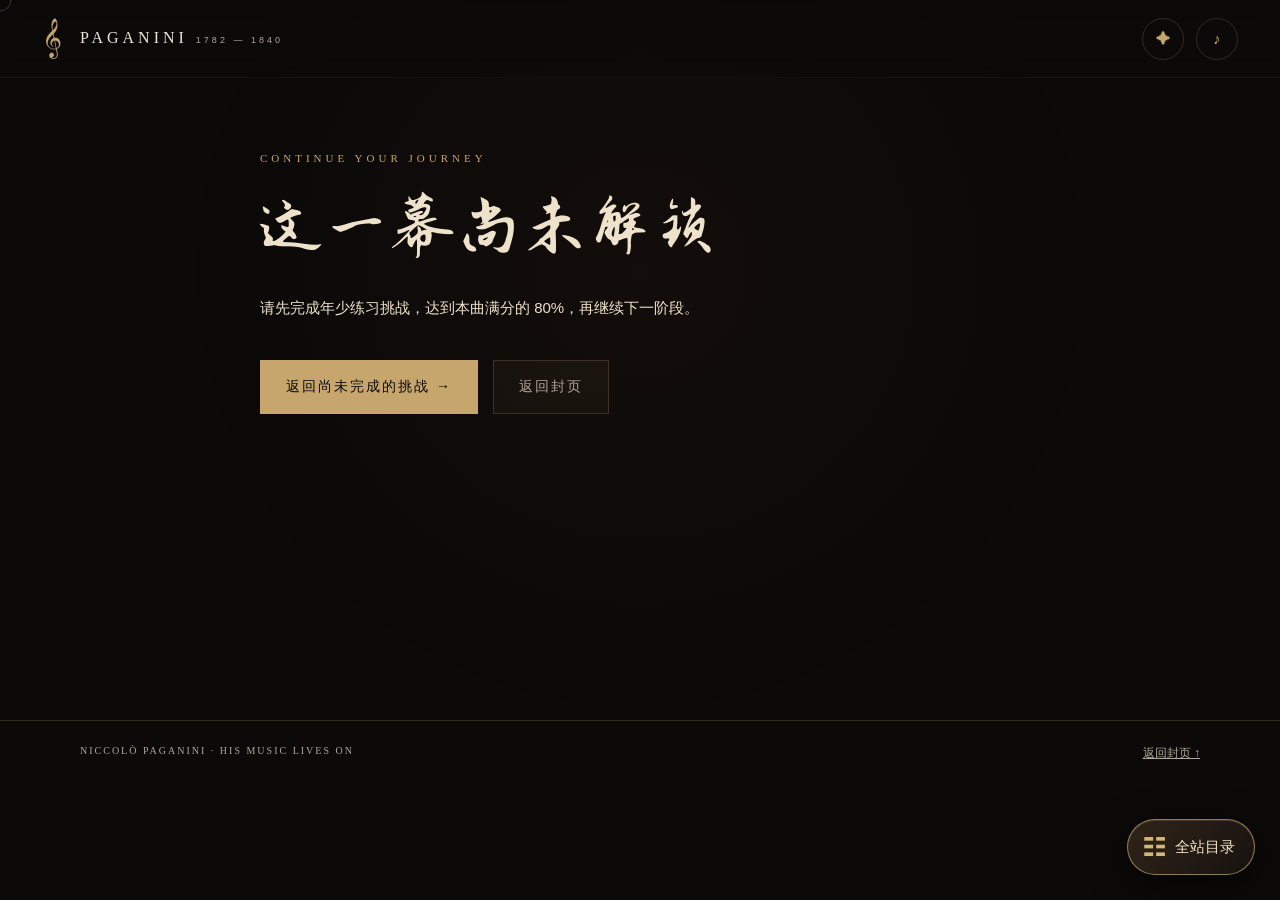
<file: life/scene07.html>
<!doctype html>
<html lang="zh-CN">
  <head>
    <meta charset="utf-8">
    <meta name="viewport" content="width=device-width,initial-scale=1">
    <title>人生体验 · 临终｜帕格尼尼</title>
    <meta name="description" content="化身帕格尼尼，以第一视角走过他的人生，聆听作品，并体验曼陀林、小提琴与吉他。">
    <link rel="preconnect" href="https://fonts.googleapis.com">
    <link rel="preconnect" href="https://fonts.gstatic.com" crossorigin>
    <link
      href="https://fonts.googleapis.com/css2?family=Zhi+Mang+Xing&display=swap"
      rel="stylesheet"
    >
    <style>
      /* 所有页面共用：古典剧场、旧乐谱与暗金色。电脑设计宽度 ≥ 1024px。 */
      @font-face {
        font-family:"Zhi Mang Xing";
        src:url("../assets/fonts/ZhiMangXing-Regular.ttf") format("truetype");
        font-display:swap
      }

      :root {
        --bg:#0b0a09;
        --panel:#171410;
        --paper:#ebdfc6;
        --ink:#302719;
        --gold:#c6a66d;
        --red:#7b2634;
        --text:#eee5d5;
        --muted:#b1a797;
        --line:#c6a66d35;
        --pointer-x:50%;
        --pointer-y:30%;
        color-scheme:dark
      }

      * {
        box-sizing:border-box
      }

      html {
        scroll-behavior:smooth;
        scroll-padding-top:90px
      }

      body {
        margin:0;
        min-width:1024px;
        background:var(--bg);
        color:var(--text);
        font-family:"Microsoft YaHei","PingFang SC",sans-serif;
        font-size:15px;
        line-height:1.95
      }

      body::before {
        content:"";
        position:fixed;
        inset:0;
        z-index:-1;
        background:radial-gradient(ellipse at var(--pointer-x) var(--pointer-y),#65322616,transparent 50%);
        pointer-events:none
      }

      button,input,select {
        font:inherit
      }

      button,a,input,select {
        touch-action:manipulation
      }

      a {
        color:inherit
      }

      button {
        color:inherit;
        background:none;
        cursor:pointer
      }

      button:disabled {
        cursor:default;
        opacity:.55
      }

      a,button,input,select {
        outline-offset:6px
      }

      a:focus-visible,button:focus-visible,input:focus-visible,select:focus-visible {
        outline:2px solid var(--gold)
      }

      [hidden] {
        display:none!important
      }

      img {
        display:block;
        max-width:100%
      }

      h1,h2,.chapter-title {
        font-family:"Zhi Mang Xing", "KaiTi", "STKaiti", "DFKai-SB",cursive;
        font-weight:400;
        line-height:1.2
      }

      h1 {
        font-size:82px;
        letter-spacing:5px;
        margin:18px 0 26px
      }

      h2 {
        font-size:48px;
        margin:12px 0 24px
      }

      h3 {
        font-size:22px;
        font-weight:500;
        line-height:1.6
      }

      p {
        margin:0 0 18px
      }

      .eyebrow {
        font:11px/1.6 Georgia,serif;
        letter-spacing:4px;
        color:var(--gold);
        text-transform:uppercase
      }

      .small {
        font-size:12px;
        color:var(--muted)
      }

      .gold {
        color:var(--gold)
      }

      .muted {
        color:var(--muted)
      }

      .wrap {
        width:1120px;
        max-width:calc(100% - 112px);
        margin:auto
      }

      .skip {
        position:fixed;
        top:-90px;
        left:30px;
        z-index:200;
        background:var(--paper);
        color:var(--ink);
        padding:12px
      }

      .skip:focus {
        top:20px
      }

      .site-header {
        height:78px;
        position:fixed;
        inset:0 0 auto;
        z-index:50;
        padding:0 42px;
        display:flex;
        align-items:center;
        justify-content:space-between;
        background:linear-gradient(#0b0a09ee,#0b0a0966);
        backdrop-filter:blur(12px);
        border-bottom:1px solid #ffffff08
      }

      .wordmark {
        text-decoration:none;
        display:flex;
        gap:14px;
        align-items:center;
        letter-spacing:4px;
        font:16px Georgia,serif
      }

      .wordmark b {
        font-size:34px;
        color:var(--gold);
        font-weight:400
      }

      .wordmark small {
        font:9px/1.5 Arial,sans-serif;
        letter-spacing:3px;
        color:var(--muted)
      }

      .header-actions {
        display:flex;
        gap:12px;
        align-items:center
      }

      .icon-button,.journey-toggle {
        border:1px solid var(--line);
        border-radius:50%;
        width:42px;
        height:42px;
        display:grid;
        place-items:center;
        line-height:1;
        color:var(--gold);
        transition:background .2s
      }

      .icon-button:hover,.journey-toggle:hover {
        background:#c6a66d20
      }

      .journey-toggle {
        font-size:20px
      }

      .journey-panel {
        position:fixed;
        top:88px;
        right:32px;
        width:300px;
        padding:24px;
        background:#15120ff5;
        border:1px solid var(--line);
        box-shadow:0 20px 80px #0009;
        z-index:60
      }

      .journey-panel h2 {
        font-size:30px;
        margin:0 0 18px
      }

      .journey-panel ol {
        padding-left:26px;
        margin:0
      }

      .journey-panel li {
        font-size:13px;
        padding:7px 0;
        color:var(--muted)
      }

      .journey-panel li.current {
        color:var(--paper)
      }

      .journey-panel li.current::after {
        content:" · 当前";
        color:var(--gold);
        font-size:11px
      }

      .journey-panel .small {
        margin:16px 0 0
      }

      .home-corner {
        position:fixed;
        bottom:24px;
        left:26px;
        z-index:45;
        color:var(--paper);
        text-decoration:none;
        font-size:12px;
        background:#0b0a09e8;
        border:1px solid var(--line);
        padding:9px 16px;
        border-radius:30px
      }

      .home-corner:hover {
        background:var(--red)
      }

      .read-progress {
        height:2px;
        position:fixed;
        top:77px;
        left:0;
        background:var(--gold);
        width:0;
        z-index:55
      }

      .btn {
        display:inline-flex;
        align-items:center;
        justify-content:center;
        gap:18px;
        min-height:50px;
        padding:12px 25px;
        border:1px solid var(--gold);
        text-decoration:none;
        font-size:14px;
        letter-spacing:2px;
        background:#c6a66d0c;
        transition:background .25s,transform .25s
      }

      .btn:hover {
        background:var(--gold);
        color:var(--bg);
        transform:translateY(-2px)
      }

      .btn.primary {
        background:var(--gold);
        color:var(--bg)
      }

      .btn.primary:hover {
        background:#e2c997
      }

      .btn.subtle {
        border-color:var(--line);
        color:var(--muted)
      }

      .button-row {
        display:flex;
        gap:16px;
        align-items:center;
        flex-wrap:wrap
      }

      .chapter-hero {
        padding:162px 0 80px;
        border-bottom:1px solid var(--line);
        position:relative;
        overflow:hidden
      }

      .chapter-hero .intro {
        max-width:690px;
        color:var(--muted);
        font-size:16px
      }

      .chapter-number {
        position:absolute;
        right:7%;
        top:100px;
        font:210px/1 Georgia,serif;
        color:#c6a66d0c;
        pointer-events:none
      }

      .chapter-hero .rule {
        height:1px;
        width:70px;
        background:var(--gold);
        margin:32px 0
      }

      .section {
        padding:84px 0
      }

      .section+.section {
        border-top:1px solid var(--line)
      }

      .two-col {
        display:grid;
        grid-template-columns:1fr 1fr;
        gap:64px;
        align-items:center
      }

      .section-title {
        max-width:650px
      }

      .section-lead {
        color:var(--muted);
        max-width:650px
      }

      .note-box {
        padding:23px 27px;
        border-left:2px solid var(--gold);
        background:#c6a66d09;
        color:var(--muted)
      }

      .source-note {
        font-size:12px;
        color:var(--muted);
        margin-top:24px
      }

      .source-note a {
        color:var(--gold);
        text-underline-offset:4px
      }

      .next-part {
        padding:95px 50px;
        text-align:center;
        border-top:1px solid var(--line);
        background:radial-gradient(ellipse at center,#65212b20,transparent 70%)
      }

      .next-part h2 {
        font-size:50px;
        margin:20px 0 32px
      }

      .next-part p {
        color:var(--muted)
      }

      .site-footer {
        padding:24px 80px 85px;
        border-top:1px solid var(--line);
        display:flex;
        justify-content:space-between;
        color:var(--muted);
        font:10px Georgia,serif;
        letter-spacing:2px
      }

      .site-footer a {
        letter-spacing:0;
        font:12px "Microsoft YaHei",sans-serif
      }

      .motion-ready .reveal {
        opacity:0;
        transform:translateY(28px);
        transition:opacity .85s,transform .85s
      }

      .motion-ready .reveal.visible {
        opacity:1;
        transform:none
      }

      .note-field {
        position:fixed;
        inset:0;
        pointer-events:none;
        z-index:-1;
        overflow:hidden
      }

      .floating-note {
        position:absolute;
        bottom:-100px;
        color:var(--gold);
        opacity:0;
        font:25px Georgia,serif;
        animation:note-drift 22s linear infinite
      }

      .cursor-note {
        position:fixed;
        z-index:90;
        pointer-events:none;
        color:var(--gold);
        font-size:20px;
        animation:note-pop .8s ease-out forwards
      }

      .cursor-dot {
        position:fixed;
        pointer-events:none;
        z-index:89;
        border:1px solid #c6a66d70;
        width:23px;
        height:23px;
        border-radius:50%;
        transform:translate(-50%,-50%);
        transition:width .2s,height .2s;
        opacity:.65
      }

      .toast {
        position:fixed;
        right:30px;
        bottom:28px;
        z-index:100;
        max-width:440px;
        background:#201a13f5;
        border:1px solid var(--gold);
        padding:15px 22px;
        font-size:13px;
        box-shadow:0 12px 45px #0008
      }

      /* 封面：自由布局的肖像、恶魔剪影、流动琴弦。 */
      .cover {
        min-height:930px;
        height:100vh;
        position:relative;
        overflow:hidden;
        padding:190px 8% 130px
      }

      .cover::before {
        content:"";
        position:absolute;
        inset:0;
        background:linear-gradient(90deg,#0b0a09 2%,#0b0a09b0 55%,#39101820),url("../assets/images/hero-devil.svg") 70% 40%/cover no-repeat;
        pointer-events:none
      }

      .cover-copy {
        position:relative;
        z-index:3;
        width:57%
      }

      .cover h1 {
        font-size:116px;
        letter-spacing:8px;
        line-height:1.13;
        margin:24px 0 20px
      }

      .cover h1 span {
        display:block;
        font-size:48px;
        color:var(--gold);
        margin-bottom:10px
      }

      .cover .intro {
        width:450px;
        color:var(--muted);
        font-size:16px
      }

      .cover-caption {
        position:absolute;
        left:8%;
        top:110px;
        z-index:3
      }

      .cover-portrait {
        position:absolute;
        right:12%;
        top:23%;
        width:29%;
        height:55%;
        transform:rotate(6deg);
        border:1px solid #c6a66d66;
        padding:9px;
        background:#130f0a;
        box-shadow:0 35px 100px #000c;
        z-index:2;
        animation:portrait-breathe 9s ease-in-out infinite
      }

      .cover-portrait img {
        height:100%;
        width:100%;
        object-fit:cover;
        filter:sepia(.25) contrast(1.08)
      }

      .cover-portrait::after {
        content:"THE DEVIL’S VIOLINIST";
        position:absolute;
        bottom:-40px;
        left:0;
        letter-spacing:4px;
        font:11px Georgia,serif;
        color:var(--gold)
      }

      .cover-date {
        position:absolute;
        right:5%;
        top:17%;
        writing-mode:vertical-rl;
        letter-spacing:6px;
        font:12px Georgia,serif;
        color:var(--muted);
        z-index:3
      }

      .cover-string {
        position:absolute;
        height:1px;
        width:65%;
        background:linear-gradient(90deg,transparent,#c6a66d70,transparent);
        transform:rotate(-26deg);
        right:-5%;
        top:30%;
        pointer-events:none
      }

      .cover-string:nth-of-type(2) {
        top:39%
      }

      .cover-string:nth-of-type(3) {
        top:63%
      }

      .cover-tag {
        font-size:12px;
        letter-spacing:3px;
        border-left:1px solid var(--red);
        padding-left:18px;
        color:var(--gold);
        margin:30px 0
      }

      .cover-bottom {
        position:absolute;
        bottom:50px;
        left:8%;
        right:7%;
        display:flex;
        justify-content:space-between;
        align-items:center;
        border-top:1px solid var(--line);
        padding-top:24px;
        z-index:4
      }

      .cover-bottom span {
        color:var(--muted);
        font:10px Georgia,serif;
        letter-spacing:3px
      }

      .cover-bottom .btn {
        min-width:250px
      }

      .cover-after {
        padding:65px 8%;
        display:flex;
        gap:70px;
        color:var(--muted);
        border-top:1px solid var(--line)
      }

      .cover-after .large-note {
        font-size:70px;
        color:var(--gold);
        line-height:1
      }

      .cover-after h2 {
        font-size:36px;
        color:var(--paper);
        margin:0 0 12px
      }

      .cover-after p {
        max-width:800px
      }

      /* 用户点击后才解锁开场；无 JS 时此面板保持隐藏。 */
      .opening-overlay {
        position:fixed;
        inset:0;
        background:radial-gradient(ellipse,#36291c,#080706 70%);
        z-index:110;
        display:flex;
        flex-direction:column;
        align-items:center;
        justify-content:center;
        text-align:center;
        overflow:hidden
      }

      .opening-overlay .eyebrow {
        margin-bottom:25px
      }

      .opening-overlay h2 {
        font-size:42px
      }

      .book {
        width:440px;
        height:285px;
        position:relative;
        perspective:1000px;
        margin:16px 0 45px;
        transform:rotate(-7deg)
      }

      .book-page {
        position:absolute;
        width:50%;
        height:100%;
        background:var(--paper);
        color:var(--ink);
        box-shadow:0 15px 70px #000a;
        top:0;
        padding:40px 23px
      }

      .book-page.left {
        left:0;
        transform-origin:right;
        border-radius:4px 0 0 4px;
        transform:rotateY(60deg)
      }

      .book-page.right {
        right:0;
        transform-origin:left;
        transform:rotateY(-60deg);
        border-radius:0 4px 4px 0
      }

      .book-page .staff {
        height:60px;
        margin:15px 0;
        background:repeating-linear-gradient(transparent 0 8px,#705c4070 8px 9px,transparent 9px 12px);
        font-size:27px;
        line-height:60px;
        letter-spacing:10px
      }

      .opening-overlay.opening-play .book-page.left {
        animation:book-left 1.25s ease forwards
      }

      .opening-overlay.opening-play .book-page.right {
        animation:book-right 1.25s ease forwards
      }

      .opening-overlay.dismiss {
        animation:intro-away .5s ease forwards;
        pointer-events:none
      }

      .opening-choice {
        display:flex;
        gap:14px;
        align-items:center
      }

      .opening-overlay .small {
        max-width:470px;
        margin:18px 0 0
      }

      .opening-overlay button.subtle {
        background:none
      }

      .opening-overlay .book-page p {
        font:12px Georgia,serif;
        letter-spacing:3px
      }

      /* 每页进出均使用同一覆盖层；默认不挡页面。 */
      .transition {
        position:fixed;
        inset:0;
        z-index:120;
        visibility:hidden;
        pointer-events:none;
        overflow:hidden;
        --shut:0
      }

      .transition.active {
        visibility:visible
      }

      .transition .curtain {
        position:absolute;
        top:0;
        bottom:0;
        width:51%;
        background:repeating-linear-gradient(90deg,#320c16 0,#741f32 7%,#330d18 16%);
        box-shadow:inset 0 -18px 30px #0009;
        transition:transform .6s cubic-bezier(.77,0,.18,1)
      }

      .transition .curtain.left {
        left:0;
        transform:translateX(-103%);
        border-right:2px solid #c6a66d
      }

      .transition .curtain.right {
        right:0;
        transform:translateX(103%);
        border-left:2px solid #c6a66d
      }

      .transition.closed .curtain {
        transform:translateX(0)
      }

      .transition-badge {
        position:absolute;
        left:50%;
        top:50%;
        transform:translate(-50%,-50%);
        opacity:0;
        text-align:center;
        transition:opacity .25s;
        color:var(--paper);
        font:28px Georgia,serif;
        letter-spacing:5px
      }

      .transition.closed .transition-badge {
        opacity:1
      }

      .transition[data-theme="score"] .curtain {
        background:repeating-linear-gradient(0deg,transparent 0 28px,#67533544 28px 29px,transparent 29px 42px),var(--paper);
        border-color:#766342
      }

      .transition[data-theme="score"] .transition-badge {
        color:var(--ink)
      }

      .transition[data-theme="instrument"] .transition-badge {
        font-size:52px
      }

      .transition[data-theme="reflection"] .transition-badge {
        font-size:44px;
        color:#e2bd92
      }

      /* 人生剧场：图片是底层，镜头与局部矢量动作分别控制。 */
      .life-hero {
        min-height:460px;
        padding-bottom:65px
      }

      .life-hero h1 {
        font-size:68px
      }

      .life-intro {
        padding-top:130px
      }

      .scene-title {
        display:flex;
        align-items:baseline;
        gap:28px;
        margin-bottom:22px
      }

      .scene-title h2 {
        font-size:40px;
        margin:0
      }

      .scene-title .eyebrow {
        min-width:115px
      }

      .life-scene {
        padding:76px 0;
        border-bottom:1px solid var(--line)
      }

      .scene-grid {
        display:grid;
        grid-template-columns:1fr 305px;
        gap:32px;
        align-items:center
      }

      .scene-frame {
        position:relative;
        height:520px;
        overflow:hidden;
        background:#19130c;
        border:1px solid #c6a66d40;
        isolation:isolate
      }

      .scene-frame .scene-photo {
        position:absolute;
        inset:0;
        height:100%;
        width:100%;
        object-fit:cover;
        transform:scale(1.03);
        animation:camera-drift 18s ease-in-out infinite alternate
      }

      .scene-frame::after {
        content:"";
        position:absolute;
        inset:0;
        background:linear-gradient(0deg,#0009,transparent 45%);
        z-index:4;
        pointer-events:none
      }

      .scene-frame .film-grain {
        position:absolute;
        inset:0;
        z-index:5;
        pointer-events:none;
        background:repeating-linear-gradient(0deg,#0000 0 3px,#0002 4px 4.4px);
        opacity:.24
      }

      .scene-frame .scene-label {
        position:absolute;
        bottom:22px;
        left:26px;
        color:#ecdfc8;
        font-size:11px;
        letter-spacing:2px;
        z-index:8
      }

      .scene-frame .scene-label span {
        font:10px Georgia,serif;
        letter-spacing:3px;
        margin-right:18px;
        color:var(--gold)
      }

      .scene-aside p {
        font-size:16px;
        color:#d3c8b7
      }

      .scene-aside .fact {
        font-size:12px;
        color:var(--gold);
        border-top:1px solid var(--line);
        padding-top:15px;
        margin-top:20px
      }

      .narrate {
        width:100%;
        text-align:left;
        border:1px solid var(--line);
        padding:10px 16px;
        display:flex;
        justify-content:space-between;
        align-items:center;
        font-size:13px;
        margin-top:24px
      }

      .narrate.speaking {
        border-color:var(--gold);
        background:#c6a66d18
      }

      .voice-label {
        font-size:10px;
        color:var(--muted);
        display:block;
        margin:8px 0
      }

      .chapter-strip {
        display:flex;
        gap:8px;
        margin:30px 0 0
      }

      .chapter-strip span {
        flex:1;
        height:3px;
        background:var(--line)
      }

      .chapter-strip span.done {
        background:var(--gold)
      }

      .prologue-stage {
        position:relative;
        height:580px;
        background:radial-gradient(ellipse at 50% 35%,#e0c29135,transparent 60%),#100e0b;
        border:1px solid var(--line);
        overflow:hidden
      }

      .prologue-stage .stage-art {
        height:100%;
        width:100%
      }

      .prologue-stage .staff-lines {
        position:absolute;
        inset:18% 2%;
        background:repeating-linear-gradient(0deg,transparent 0 37px,#c6a66d15 38px 39px);
        transform:rotate(-10deg);
        pointer-events:none
      }

      .prologue-stage iframe,.prologue-stage video {
        position:absolute;
        inset:0;
        width:100%;
        height:100%;
        border:0;
        background:#000;
        z-index:8
      }

      .performance-button {
        position:absolute;
        left:30px;
        bottom:26px;
        z-index:10
      }

      .prologue-aside {
        padding:30px;
        border-left:1px solid var(--line)
      }

      .prologue-layout {
        display:grid;
        grid-template-columns:2.2fr 1fr;
        gap:30px
      }

      .prologue-notes {
        font-size:30px;
        color:var(--gold);
        letter-spacing:12px;
        animation:notation-sway 4s ease-in-out infinite
      }

      .side-quote {
        font-family:"KaiTi",serif;
        font-size:25px;
        color:var(--paper);
        margin:35px 0
      }

      .day-shade {
        position:absolute;
        inset:0;
        z-index:3;
        background:linear-gradient(90deg,#081b4077,#150a17a6);
        opacity:var(--night,0);
        transition:opacity 1s;
        pointer-events:none
      }

      .window-sky {
        position:absolute;
        width:12%;
        height:45%;
        left:6%;
        top:3%;
        z-index:2;
        background:#162849;
        opacity:var(--night,0);
        mix-blend-mode:multiply;
        transition:opacity 1s;
        pointer-events:none
      }

      .practice-sheet {
        position:absolute;
        z-index:6;
        right:32%;
        top:43%;
        width:18%;
        height:22%;
        background:var(--paper);
        border:1px solid #9c784d;
        transform:rotate(-7deg);
        color:#6c5739;
        box-shadow:0 4px 20px #0008;
        padding:14px;
        font:26px Georgia,serif;
        line-height:1.35
      }

      .practice-sheet.flipping {
        animation:sheet-flip .55s ease
      }

      .practice-sheet::before {
        content:"";
        position:absolute;
        inset:14px;
        background:repeating-linear-gradient(transparent 0 12px,#8e795f77 13px 14px);
        pointer-events:none
      }

      .practice-sheet span {
        position:relative
      }

      .practice-controls {
        background:#15110d;
        border:1px solid var(--line);
        margin-top:25px;
        padding:22px;
        display:flex;
        align-items:center;
        justify-content:space-between;
        gap:24px
      }

      .practice-meter {
        display:flex;
        align-items:center;
        gap:18px
      }

      .practice-meter strong {
        font:38px Georgia,serif;
        color:var(--gold)
      }

      .practice-meter label {
        font-size:12px;
        color:var(--muted)
      }

      .practice-meter progress {
        width:140px;
        height:5px;
        accent-color:var(--gold)
      }

      .practice-caption {
        font-size:13px;
        color:var(--muted);
        min-width:245px
      }

      .performer-layer {
        position:absolute;
        z-index:6;
        bottom:0;
        right:0;
        width:52%;
        height:95%;
        pointer-events:none;
        filter:drop-shadow(0 7px 12px #0007)
      }

      .performer-layer .torso {
        transform-origin:55% 65%;
        animation:body-breathe 5.5s ease-in-out infinite
      }

      .performer-layer .bow-arm {
        transform-box:fill-box;
        transform-origin:20% 80%;
        animation:bow-play 2.2s ease-in-out infinite alternate;
        animation-play-state:paused
      }

      .performer-layer .finger {
        transform-box:fill-box;
        transform-origin:center;
        animation:finger-move .45s ease-in-out infinite alternate;
        animation-play-state:paused
      }

      .performer-layer.playing .bow-arm,.performer-layer.playing .finger {
        animation-play-state:running
      }

      .performer-layer.practice-playing .bow-arm {
        animation:practice-bow .8s ease-in-out
      }

      .performer-layer.practice-playing .finger {
        animation:finger-move .18s ease-in-out 4 alternate
      }

      .stage-glow {
        position:absolute;
        z-index:2;
        inset:-40% 10% -20%;
        background:conic-gradient(from 155deg at 50% 0%,transparent, #f1d29322 10deg,transparent 40deg);
        transform-origin:top;
        animation:light-sweep 12s ease-in-out infinite alternate;
        pointer-events:none
      }

      .whisper-trigger {
        position:absolute;
        z-index:9;
        border:1px solid #c6a66daa;
        border-radius:50%;
        width:42px;
        height:42px;
        background:#15110eda;
        color:var(--paper);
        font-size:20px;
        box-shadow:0 0 30px #c6a66d30;
        animation:whisper-pulse 3s ease-in-out infinite
      }

      .whisper-trigger:nth-of-type(1) {
        left:19%;
        top:43%
      }

      .whisper-trigger:nth-of-type(2) {
        left:53%;
        top:34%
      }

      .whisper-trigger:nth-of-type(3) {
        left:78%;
        top:49%
      }

      .whisper-popup {
        position:absolute;
        z-index:10;
        left:15%;
        right:15%;
        top:12%;
        padding:20px 24px;
        background:#0f0c09f5;
        border:1px solid var(--gold);
        text-align:center;
        font-size:18px;
        box-shadow:0 15px 50px #0008
      }

      .whisper-popup button {
        float:right;
        border:0;
        font-size:20px
      }

      .whisper-popup small {
        display:block;
        font-size:10px;
        color:var(--muted);
        margin-top:8px
      }

      .tour-stops {
        display:flex;
        gap:8px;
        flex-wrap:wrap;
        margin:24px 0
      }

      .tour-stops button {
        padding:8px 11px;
        border:1px solid var(--line);
        font:10px Georgia,serif;
        letter-spacing:1px
      }

      .tour-stops button[aria-pressed="true"] {
        background:var(--gold);
        color:var(--bg)
      }

      .tour-caption {
        position:absolute;
        left:30px;
        top:25px;
        z-index:7;
        display:flex;
        flex-direction:column;
        background:#0b0a09b0;
        padding:15px 20px;
        border-left:2px solid var(--gold)
      }

      .tour-caption strong {
        font:26px Georgia,serif;
        letter-spacing:3px
      }

      .tour-caption span {
        font-size:12px;
        color:var(--gold)
      }

      .end-string {
        height:150px;
        display:grid;
        place-items:center;
        position:relative;
        font:32px Georgia,serif;
        letter-spacing:15px
      }

      .end-string::before {
        content:"";
        height:1px;
        position:absolute;
        left:0;
        right:0;
        top:50%;
        background:linear-gradient(90deg,transparent,var(--gold),transparent);
        z-index:-1
      }

      .end-string span {
        background:var(--bg);
        padding:0 30px
      }

      .memory-frame {
        animation:memory-light 15s ease-in-out infinite alternate
      }

      /* 历史档案、作品与影响采用各自独立的阅读布局。 */
      .archive-image {
        position:relative;
        padding:16px;
        border:1px solid var(--line);
        transform:rotate(-3deg);
        background:#17110c
      }

      .archive-image img {
        width:100%;
        max-height:510px;
        object-fit:cover;
        filter:sepia(.1)
      }

      .archive-image figcaption {
        font-size:11px;
        color:var(--muted);
        margin-top:12px;
        letter-spacing:2px
      }

      .archive-tabs {
        display:flex;
        border-bottom:1px solid var(--line);
        gap:25px;
        margin:30px 0
      }

      .archive-tabs button {
        border:0;
        color:var(--muted);
        padding:10px 0;
        border-bottom:2px solid transparent
      }

      .archive-tabs button[aria-selected="true"] {
        border-color:var(--gold);
        color:var(--paper)
      }

      .archive-paper {
        padding:35px;
        background:var(--paper);
        color:var(--ink);
        position:relative;
        box-shadow:0 18px 50px #0005
      }

      .archive-paper .eyebrow {
        color:#876331
      }

      .archive-paper p {
        color:#4f4535
      }

      .archive-paper h3 {
        font-family:"KaiTi",serif;
        font-size:28px;
        margin-top:0
      }

      .evidence {
        display:grid;
        grid-template-columns:1fr 1fr;
        gap:25px;
        margin:35px 0
      }

      .evidence article {
        border:1px solid var(--line);
        padding:28px
      }

      .evidence .legend {
        border-left:2px solid var(--red)
      }

      .evidence .document {
        border-left:2px solid var(--gold)
      }

      details {
        border-bottom:1px solid var(--line);
        padding:20px 0
      }

      summary {
        cursor:pointer;
        color:var(--paper);
        font-size:18px;
        list-style:none;
        display:flex;
        justify-content:space-between;
        align-items:center
      }

      summary::after {
        content:"＋";
        color:var(--gold)
      }

      details[open] summary::after {
        content:"−"
      }

      details p {
        color:var(--muted);
        padding-top:18px;
        margin-bottom:0
      }

      .music-section-label {
        font:70px Georgia,serif;
        color:#c6a66d3d;
        margin-right:25px
      }

      .track {
        display:grid;
        grid-template-columns:175px 1fr;
        gap:38px;
        align-items:center;
        padding:45px 0;
        border-bottom:1px solid var(--line)
      }

      .record-button {
        position:relative;
        width:172px;
        height:172px;
        border:1px solid #a5956d;
        border-radius:50%;
        background:repeating-radial-gradient(circle,#181818 0 1px,#242321 2px 3px,#111 4px 5px);
        box-shadow:0 14px 45px #0009;
        display:grid;
        place-items:center;
        transition:transform .3s
      }

      .record-button:hover {
        transform:scale(1.04)
      }

      .record-disc {
        position:absolute;
        inset:0;
        border-radius:50%;
        animation:record-spin 4s linear infinite;
        animation-play-state:paused;
        background:conic-gradient(transparent,#ffffff10,transparent 30%,#ffffff12,transparent);
        pointer-events:none
      }

      .record-button .label {
        position:relative;
        width:68px;
        height:68px;
        border-radius:50%;
        background:var(--red);
        display:grid;
        place-items:center;
        font:22px Georgia,serif;
        border:1px solid var(--gold);
        box-shadow:inset 0 0 0 6px #0002;
        z-index:2
      }

      .track.playing .record-disc {
        animation-play-state:running
      }

      .record-button .play-symbol {
        position:absolute;
        bottom:-34px;
        font-size:12px;
        color:var(--gold);
        width:170px
      }

      .track h2 {
        font-size:36px;
        margin:8px 0 12px
      }

      .track p {
        color:var(--muted);
        max-width:740px;
        font-size:14px
      }

      .track .eyebrow {
        font-size:10px
      }

      .track-controls {
        display:flex;
        gap:18px;
        align-items:center;
        font-size:12px;
        color:var(--gold);
        margin-top:18px
      }

      .track-progress {
        height:4px;
        flex:1;
        accent-color:var(--gold);
        max-width:400px
      }

      .track-time {
        min-width:95px;
        letter-spacing:1px
      }

      .track-info {
        min-width:0
      }

      .track-status {
        font-size:11px;
        color:var(--muted);
        margin-top:10px
      }

      .track.unavailable .record-button {
        filter:grayscale(1);
        opacity:.5
      }

      .listening-hint {
        border-top:1px solid var(--line);
        border-bottom:1px solid var(--line);
        display:flex;
        align-items:center;
        gap:24px;
        padding:23px 0;
        font-size:13px;
        color:var(--muted)
      }

      .listening-hint b {
        color:var(--gold);
        font-size:28px
      }

      .audio-credit {
        font-size:11px;
        color:var(--muted)
      }

      .timeline {
        display:grid;
        grid-template-columns:repeat(4,1fr);
        margin:50px 0;
        border-top:1px solid var(--gold)
      }

      .timeline-item {
        padding:30px 25px 0 0;
        position:relative
      }

      .timeline-item::before {
        content:"";
        position:absolute;
        top:-5px;
        left:0;
        width:9px;
        height:9px;
        border-radius:50%;
        background:var(--gold)
      }

      .timeline-item strong {
        font:32px Georgia,serif;
        color:var(--gold)
      }

      .timeline-item p {
        font-size:13px;
        color:var(--muted);
        margin-top:12px
      }

      .legacy-gallery {
        display:grid;
        grid-template-columns:1.3fr 1fr;
        gap:25px;
        margin-top:35px
      }

      .legacy-gallery figure {
        margin:0
      }

      .legacy-gallery img {
        height:270px;
        width:100%;
        object-fit:cover;
        border:1px solid var(--line)
      }

      .legacy-gallery figcaption {
        font-size:11px;
        color:var(--muted);
        margin-top:10px
      }

      .influence-notes {
        display:grid;
        grid-template-columns:1fr 1fr 1fr;
        gap:30px
      }

      .influence-notes article {
        padding:30px 0;
        border-top:1px solid var(--gold)
      }

      .influence-notes .big {
        font:42px Georgia,serif;
        color:var(--gold)
      }

      .film-pair {
        display:grid;
        grid-template-columns:1fr 1fr;
        gap:40px
      }

      .film-pair article {
        display:grid;
        grid-template-columns:140px 1fr;
        gap:25px
      }

      .film-pair img {
        width:140px;
        height:210px;
        object-fit:cover
      }

      .film-pair p {
        font-size:13px;
        color:var(--muted)
      }

      .legacy-question {
        border:1px solid var(--line);
        padding:25px;
        margin-top:40px
      }

      .legacy-question button {
        margin:12px 12px 0 0
      }

      /* 乐器控制台。实际发声由 instrument-engine.js 管理。 */
      .instrument-workbench {
        background:radial-gradient(ellipse at 70% 30%,#4e352c40,transparent),#15120f;
        border:1px solid var(--line);
        padding:36px
      }

      .instrument-tabs {
        display:flex;
        gap:14px;
        margin-bottom:28px
      }

      .instrument-tabs button {
        border:1px solid var(--line);
        padding:13px 24px;
        flex:1;
        display:flex;
        justify-content:space-between
      }

      .instrument-tabs button[aria-selected="true"] {
        background:var(--gold);
        color:var(--bg)
      }

      .instrument-overview {
        display:grid;
        grid-template-columns:1.5fr 1fr;
        gap:50px;
        align-items:center;
        min-height:260px
      }

      .instrument-art {
        height:260px;
        position:relative;
        display:grid;
        place-items:center
      }

      .instrument-art svg {
        height:245px;
        width:100%;
        overflow:visible;
        filter:drop-shadow(0 15px 22px #0009)
      }

      .instrument-art .string {
        stroke:var(--paper);
        stroke-width:1
      }

      .instrument-art.sounding .string {
        animation:string-vibrate .12s linear infinite alternate
      }

      .instrument-description h2 {
        font-size:40px;
        margin-top:0
      }

      .instrument-description p {
        font-size:13px;
        color:var(--muted)
      }

      .sample-badge {
        display:inline-flex;
        color:var(--gold);
        background:#c6a66d12;
        border:1px solid var(--line);
        padding:7px 12px;
        font-size:12px
      }

      .synth-badge {
        color:#e3bba0;
        border-color:#b38163
      }

      .instrument-toolbar {
        padding:24px 0;
        border-top:1px solid var(--line);
        display:flex;
        gap:26px;
        align-items:center;
        flex-wrap:wrap
      }

      .instrument-toolbar label {
        font-size:12px;
        color:var(--muted);
        display:flex;
        align-items:center;
        gap:10px
      }

      .instrument-toolbar input {
        width:120px;
        accent-color:var(--gold)
      }

      .instrument-toolbar select {
        background:#100e0b;
        border:1px solid var(--line);
        color:var(--paper);
        padding:6px
      }

      .piano-keys {
        position:relative;
        display:flex;
        height:175px;
        margin:16px 0 20px;
        gap:5px
      }

      .note-key {
        height:175px;
        flex:1;
        background:var(--paper);
        color:var(--ink);
        border:0;
        border-bottom:6px solid #af9d7d;
        border-radius:0 0 6px 6px;
        display:flex;
        flex-direction:column;
        align-items:center;
        justify-content:flex-end;
        padding-bottom:20px;
        transition:background .08s,transform .08s
      }

      .note-key.black {
        height:112px;
        background:#171310;
        color:var(--paper);
        border:1px solid #8c7550;
        position:absolute;
        z-index:3;
        width:6.8%;
        top:0;
        padding-bottom:13px;
        border-bottom:5px solid #020202
      }

      .note-key.active {
        background:var(--gold);
        transform:translateY(3px);
        border-bottom-width:3px;
        box-shadow:0 0 25px #c6a66d50
      }

      .note-key kbd {
        font:19px Georgia,serif
      }

      .note-key small {
        font:10px Arial,sans-serif;
        margin-top:8px;
        letter-spacing:1px
      }

      .key-guide {
        display:flex;
        justify-content:space-between;
        color:var(--muted);
        font-size:12px
      }

      .instrument-log {
        font:12px Georgia,serif;
        letter-spacing:2px;
        color:var(--gold);
        height:30px;
        padding-top:8px
      }

      .sample-upload {
        margin-top:36px;
        border-top:1px solid var(--line);
        padding-top:22px
      }

      .sample-upload input {
        font-size:12px;
        max-width:330px
      }

      .sample-upload .small {
        margin-top:10px
      }

      .signal-meter {
        display:flex;
        gap:3px;
        height:22px;
        align-items:flex-end;
        min-width:75px
      }

      .signal-meter i {
        display:block;
        width:4px;
        background:var(--gold);
        height:4px;
        transition:height .2s
      }

      .signal-meter.sounding i {
        animation:signal .5s ease-in-out infinite alternate
      }

      .signal-meter i:nth-child(2n) {
        animation-delay:.2s!important
      }

      .signal-meter i:nth-child(3n) {
        animation-delay:.1s!important
      }

      /* 原感想与资料段落保持内容不变，只重新排版。 */
      .reflection-symbols {
        position:absolute;
        right:12%;
        top:130px;
        font-size:115px;
        color:#c6a66d22;
        display:flex;
        align-items:center;
        gap:30px
      }

      .reflection-symbols .heart {
        color:#7b263480;
        animation:heart-pulse 2.8s ease-in-out infinite
      }

      .reflection-symbols .source-paper {
        font-size:80px;
        transform:rotate(14deg)
      }

      .reflection-card {
        max-width:850px;
        margin:auto;
        padding:55px 62px;
        border:1px solid var(--line);
        background:#17130f;
        position:relative
      }

      .reflection-card::before {
        content:"“";
        position:absolute;
        right:35px;
        top:5px;
        font:110px Georgia,serif;
        color:#c6a66d20
      }

      .reflection-card p {
        font-size:15px;
        color:#d8cebd;
        margin-bottom:26px;
        line-height:2.15
      }

      .reflection-card .opening {
        font-size:23px;
        color:var(--paper)
      }

      .reflection-card .ending {
        font-size:18px;
        text-align:center;
        color:var(--gold)
      }

      .source-list {
        display:flex;
        flex-direction:column;
        gap:16px
      }

      .source-item {
        display:flex;
        gap:24px;
        align-items:flex-start;
        padding:25px;
        background:#15110e;
        border:1px solid var(--line)
      }

      .source-number {
        color:var(--gold);
        font:32px Georgia,serif;
        min-width:45px
      }

      .source-content {
        flex:1;
        min-width:0
      }

      .source-label {
        font-size:14px;
        margin-bottom:7px
      }

      .source-item a {
        font:12px/1.8 Arial,sans-serif;
        color:var(--muted);
        overflow-wrap:anywhere
      }

      .reflection-nav {
        display:flex;
        gap:30px;
        padding:25px 0;
        border-bottom:1px solid var(--line)
      }

      .reflection-nav a {
        color:var(--gold);
        font-size:13px;
        text-underline-offset:8px
      }

      .reflection-lamp {
        position:absolute;
        left:-12px;
        top:0;
        width:2px;
        height:0;
        background:var(--gold);
        transition:height .3s
      }

      .transition[data-theme="score"] {
        perspective:1200px
      }

      .transition[data-theme="score"] .curtain.left {
        transform-origin:right center;
        transform:translateX(-103%) rotateY(58deg)
      }

      .transition[data-theme="score"] .curtain.right {
        transform-origin:left center;
        transform:translateX(103%) rotateY(-58deg)
      }

      .transition[data-theme="score"].closed .curtain {
        transform:translateX(0) rotateY(0)
      }

      .scene-frame video {
        position:absolute;
        inset:0;
        width:100%;
        height:100%;
        object-fit:cover;
        z-index:11
      }

      .scene-frame .performance-button {
        z-index:12
      }

      .source-paper {
        animation:notation-sway 6s ease-in-out infinite
      }

      .hero-heart {
        display:inline-block;
        animation:heart-pulse 2s ease-in-out infinite
      }

      @keyframes note-drift {
        0% {
          transform:translateY(0) rotate(-20deg);
          opacity:0
        }
        15% {
          opacity:.1
        }
        85% {
          opacity:.1
        }
        100% {
          transform:translateY(-115vh) rotate(40deg);
          opacity:0
        }
      }

      @keyframes note-pop {
        from {
          opacity:.8;
          transform:translate(-50%,-50%) scale(.6)
        }
        to {
          opacity:0;
          transform:translate(-50%,-110px) scale(1.4) rotate(20deg)
        }
      }

      @keyframes record-spin {
        to {
          transform:rotate(360deg)
        }
      }

      @keyframes portrait-breathe {
        50% {
          transform:rotate(4deg) translateY(-8px)
        }
      }

      @keyframes book-left {
        to {
          transform:rotateY(0)
        }
      }

      @keyframes book-right {
        to {
          transform:rotateY(0)
        }
      }

      @keyframes intro-away {
        to {
          opacity:0;
          transform:scale(1.07)
        }
      }

      @keyframes camera-drift {
        to {
          transform:scale(1.09) translate(-1%,-.5%)
        }
      }

      @keyframes body-breathe {
        50% {
          transform:translateY(-2px) rotate(.25deg)
        }
      }

      @keyframes bow-play {
        to {
          transform:translateX(24px) rotate(-7deg)
        }
      }

      @keyframes practice-bow {
        50% {
          transform:translateX(35px) rotate(-9deg)
        }
      }

      @keyframes finger-move {
        to {
          transform:translateY(2px) rotate(4deg)
        }
      }

      @keyframes sheet-flip {
        50% {
          transform:rotate(-7deg) rotateY(-90deg)
        }
        100% {
          transform:rotate(-7deg)
        }
      }

      @keyframes light-sweep {
        to {
          transform:rotate(8deg);
          opacity:.7
        }
      }

      @keyframes notation-sway {
        50% {
          transform:translateY(-7px);
          opacity:.65
        }
      }

      @keyframes whisper-pulse {
        50% {
          box-shadow:0 0 28px #c6a66d55
        }
      }

      @keyframes memory-light {
        to {
          filter:sepia(.2) brightness(.85)
        }
      }

      @keyframes string-vibrate {
        to {
          transform:translateX(1px)
        }
      }

      @keyframes signal {
        to {
          height:22px
        }
      }

      @keyframes heart-pulse {
        15% {
          transform:scale(1.1)
        }
        30% {
          transform:scale(1)
        }
        45% {
          transform:scale(1.06)
        }
      }

      /* 减少动态同时控制 CSS 与 JS 粒子，内容永远可读。 */
      html.reduce-motion {
        scroll-behavior:auto
      }

      html.reduce-motion *,html.reduce-motion *::before,html.reduce-motion *::after {
        animation-duration:.01ms!important;
        animation-iteration-count:1!important;
        transition-duration:.01ms!important
      }

      html.reduce-motion .floating-note,html.reduce-motion .cursor-dot {
        display:none
      }

      html.reduce-motion .reveal {
        opacity:1!important;
        transform:none!important
      }

      @media(prefers-reduced-motion:reduce) {
        html {
          scroll-behavior:auto
        }
        *,*::before,*::after {
          animation-duration:.01ms!important;
          animation-iteration-count:1!important;
          transition-duration:.01ms!important
        }
        .floating-note,.cursor-dot {
          display:none
        }
        .reveal {
          opacity:1!important;
          transform:none!important
        }
      }

      .journey-panel {
        width:340px;
        padding:25px
      }

      .journey-panel ol {
        list-style:none;
        padding:0
      }

      .journey-panel li {
        padding:0;
        margin:5px 0
      }

      .journey-panel li.current::after {
        display:none
      }

      .journey-panel a {
        display:grid;
        grid-template-columns:25px 1fr 14px;
        gap:12px;
        align-items:center;
        padding:10px 12px;
        text-decoration:none;
        border:1px solid transparent;
        transition:background .2s,transform .2s
      }

      .journey-panel a:hover,.journey-panel a:focus-visible {
        background:#c6a66d15;
        border-color:#c6a66d65;
        transform:translateX(3px)
      }

      .journey-panel a[aria-current] {
        color:#eee5d5;
        border-color:#c6a66d55;
        background:#c6a66d09
      }

      .directory-number {
        font:11px Georgia,serif;
        color:#c6a66d
      }

      .note-field .floating-note {
        font-size:56px
      }

      .transition.active.closed {
        pointer-events:auto
      }
    


/* ===== 全站精修：动态转场、章节漫游与响应式 ===== */
:root{--cinema-gold:#e5c58a;--cinema-ink:#130e0b}
html{scroll-padding-top:92px}
button,a{transition:filter .24s ease,box-shadow .24s ease,transform .24s ease}
a:hover,button:not(:disabled):hover{filter:brightness(1.12)}
section[id]{scroll-margin-top:98px}
.immersive-skip{position:absolute;left:-10000px;top:auto;width:1px;height:1px;overflow:hidden}
.immersive-skip:focus{left:16px;top:12px;width:auto;height:auto;z-index:100000;padding:10px;background:#fff;color:#000}
.cinema-portal{position:fixed;inset:0;z-index:100000;display:grid;place-items:center;pointer-events:none;opacity:0;visibility:hidden;background:#0c0908;overflow:hidden;transition:opacity .27s ease,visibility .27s ease}
.cinema-portal.is-active{opacity:1;visibility:visible;pointer-events:all}
.cinema-portal .portal-blur{position:absolute;inset:-10%;background:radial-gradient(circle at center,rgba(198,166,109,.16),transparent 38%),linear-gradient(45deg,#100b08,#241811,#100b08);animation:cinemaMist 1.8s ease-in-out infinite alternate}
.cinema-portal .portal-symbol{position:absolute;font:400 clamp(110px,16vw,250px)/1 Georgia,serif;opacity:.22;color:var(--cinema-gold);filter:drop-shadow(0 0 26px rgba(198,166,109,.2));animation:cinemaSymbol .95s cubic-bezier(.1,.7,.3,1) both}
.cinema-portal .portal-sheet{position:absolute;width:min(700px,72vw);height:55vh;border-left:2px solid rgba(198,166,109,.3);border-right:2px solid rgba(198,166,109,.3);opacity:.17;background:repeating-linear-gradient(transparent 0,transparent 20px,rgba(240,214,164,.4) 21px,transparent 22px);transform:rotate(-7deg)}
.cinema-portal .portal-copy{position:relative;z-index:2;text-align:center;padding:36px;max-width:86vw}
.cinema-portal .portal-small{display:block;font:600 12px/2 sans-serif;color:#c8ad81;letter-spacing:.35em}
.cinema-portal .portal-title{font-family:'Zhi Mang Xing','KaiTi',serif;font-size:clamp(38px,5vw,82px);color:#f3e4c9;margin:6px 0 14px;line-height:1.25}
.cinema-portal .portal-subtitle{font-size:15px;color:#c1ad90;letter-spacing:.12em}
.cinema-portal[data-theme=stage] .portal-blur{background:radial-gradient(ellipse at center,rgba(208,163,79,.35),transparent 30%),linear-gradient(90deg,#370a16 0%,#130b0d 22%,#1a0e0d 50%,#130b0d 78%,#370a16 100%)}
.cinema-portal[data-theme=manuscript] .portal-blur{background:linear-gradient(130deg,#2e241b,#110e0b),repeating-linear-gradient(0deg,transparent 0 24px,rgba(235,206,139,.05) 25px 26px)}
.cinema-portal[data-theme=violin] .portal-blur{background:radial-gradient(ellipse at center,rgba(150,81,37,.32),transparent 33%),linear-gradient(140deg,#1d140d,#090809)}
.cinema-portal[data-theme=legacy] .portal-blur{background:radial-gradient(circle at 50% 40%,rgba(82,72,101,.37),transparent 42%),linear-gradient(135deg,#11121c,#090909)}
.cinema-portal[data-theme=instrument] .portal-blur{background:radial-gradient(circle at 50% 42%,rgba(152,106,43,.3),transparent 44%),linear-gradient(135deg,#2b2212,#080909)}
.cinema-portal[data-theme=reflect] .portal-blur{background:radial-gradient(circle at 50% 30%,rgba(134,48,51,.21),transparent 42%),linear-gradient(135deg,#1c1116,#090909)}
.cinema-portal[data-theme=score] .portal-sheet{opacity:.36;transform:rotate(-12deg)}
.cinema-portal[data-theme=manuscript] .portal-sheet{opacity:.26;transform:rotate(5deg)}
.cinema-portal[data-theme=legacy] .portal-symbol{animation:cinemaEcho 1s ease both}
@keyframes cinemaSymbol{from{transform:scale(.3) rotate(-30deg);opacity:0}to{transform:scale(1) rotate(0deg);opacity:.22}}
@keyframes cinemaEcho{from{transform:scale(2);opacity:0}to{transform:scale(1);opacity:.2}}
@keyframes cinemaMist{from{transform:scale(1)}to{transform:scale(1.06)}}
.cinema-progress{position:fixed;top:0;left:0;height:3px;width:0;z-index:2000;background:linear-gradient(90deg,#a56837,#e6c68b,#f5e1ba);pointer-events:none}
.scroll-reveal-extra{opacity:0;transform:translateY(34px);filter:blur(6px);transition:opacity .85s ease,transform .85s ease,filter .85s ease}
.scroll-reveal-extra.in-view{opacity:1;transform:none;filter:blur(0)}
.cinema-menu{position:fixed;right:18px;bottom:22px;z-index:65;background:rgba(20,15,11,.9);color:#eddcc2;border:1px solid rgba(208,171,110,.5);border-radius:999px;padding:10px 17px;font-size:13px;backdrop-filter:blur(9px);box-shadow:0 10px 36px rgba(0,0,0,.38)}
.cinema-menu:hover{transform:translateY(-2px);background:#2c2119}
.cinema-menu-panel{position:fixed;right:18px;bottom:72px;width:min(360px,calc(100vw - 36px));max-height:72vh;overflow:auto;z-index:66;background:rgba(18,14,11,.97);border:1px solid rgba(198,166,109,.4);border-radius:22px;padding:20px;box-shadow:0 24px 55px rgba(0,0,0,.5)}
.cinema-menu-panel[hidden]{display:none!important}
.cinema-menu-panel h3{margin:0 0 12px;font:400 30px/1.2 'Zhi Mang Xing','KaiTi',serif}
.cinema-menu-panel a{display:flex;align-items:center;justify-content:space-between;padding:11px 9px;border-bottom:1px solid rgba(198,166,109,.15);color:#eadbc2;text-decoration:none;font-size:14px}
.cinema-menu-panel a[aria-current=page]{color:#f5d29b;background:rgba(198,166,109,.08)}
.cinema-menu-panel a:hover{background:rgba(198,166,109,.13)}
.immersive-note{display:block;font-size:13px;color:#b7a590;margin-top:14px}
@media(max-width:950px){body{min-width:0!important}.wrap,.section{max-width:100%!important}.site-header{padding:12px 18px!important}.chapter-hero h1,.hero h1{font-size:clamp(40px,8vw,70px)!important}.period,.period:nth-child(even),.hero,.sample-panel,.scene-grid,.feature-grid{grid-template-columns:1fr!important}.period:nth-child(even) .photo{order:0!important}.period:nth-child(even) .copy{order:1!important}.chapter-hero{overflow:hidden}.gallery{grid-template-columns:repeat(2,minmax(0,1fr))}.rg-canvas{height:300px}.cover-copy{max-width:100%}}
@media(max-width:600px){.section{padding-inline:18px!important}.hero{padding:54px 20px!important}.hero h1{font-size:44px!important}.timeline{padding:0 16px}.period{padding:18px}.portal-grid{grid-template-columns:1fr}.rg-header{display:block}.rg-keys button{min-height:56px}.cinema-menu{bottom:12px;right:12px}.site-header .header-actions{gap:3px}.cover h1{font-size:clamp(48px,12vw,70px)!important}.cover-bottom{display:block!important}.cover-portrait{opacity:.6!important}}
@media(prefers-reduced-motion:reduce){.cinema-portal .portal-blur,.cinema-portal .portal-symbol{animation:none!important}.scroll-reveal-extra{opacity:1!important;transform:none!important;filter:none!important}}


    .cinematic-memory{max-width:1180px;margin:35px auto 55px!important}
    .cinematic-memory-shell{position:relative;overflow:hidden;border:1px solid rgba(198,166,109,.29);border-radius:27px;min-height:410px;display:flex;align-items:flex-end;box-shadow:0 25px 70px rgba(0,0,0,.25);isolation:isolate;background:#17110e}
    .cinematic-memory-picture{position:absolute;inset:-12px;object-fit:cover;object-position:center 48%;width:calc(100% + 24px);height:calc(100% + 24px);transform:scale(1.06);animation:memoryDrift 18s ease-in-out alternate infinite;filter:sepia(.23) brightness(.62) saturate(.83)}
    .cinematic-memory-shell::after{content:'';position:absolute;inset:0;background:linear-gradient(0deg,rgba(7,5,5,.94),rgba(5,4,3,.18) 65%,rgba(4,3,2,.38));pointer-events:none}
    .cinematic-memory-caption{position:relative;z-index:1;width:min(700px,95%);padding:32px 40px 35px}
    .cinematic-memory-caption h2{margin:6px 0 16px;font-size:clamp(39px,4.3vw,58px)}
    .cinematic-memory-caption p:not(.eyebrow){font-size:17px;color:#ebddc3;max-width:64ch}
    .memory-hint{font-size:12px;letter-spacing:.13em;color:#d7b780}
    @keyframes memoryDrift{from{transform:scale(1.06) translateX(-.7%)}to{transform:scale(1.12) translateX(.7%)}}
    @media(prefers-reduced-motion:reduce){.cinematic-memory-picture{animation:none}}
    @media(max-width:700px){.cinematic-memory-shell{min-height:370px}.cinematic-memory-caption{padding:22px 24px}}
    
</style>

<link rel="stylesheet" href="../assets/css/theatre-shell.css">
<link rel="stylesheet" href="../assets/css/theatre-3d.css">
</head>
  <body data-page="scene07" data-enter="curtain">
    <a class="skip" href="#main">跳到主要内容</a>
    <header class="site-header">
      <a
        class="wordmark"
        href="../index.html"
        data-transition="score"
        aria-label="关于帕格尼尼，返回封页"
      >
        <b aria-hidden="true">𝄞</b>
        <span>PAGANINI <small>1782 — 1840</small></span>
      </a>
      <div class="header-actions">
        <button
          class="icon-button"
          type="button"
          data-motion-toggle
          aria-label="减少动态效果"
          aria-pressed="false"
        >✦</button>
        <button
          class="icon-button"
          type="button"
          data-mute-toggle
          aria-label="静音并停止声音"
          aria-pressed="false"
        >♪</button>
      </div>
    </header>
    <div class="read-progress" aria-hidden="true"></div>
    <aside id="journey-panel" class="journey-panel" hidden>
      <h2>这一段旅程</h2>
      <ol>
        <li class="">关于帕格尼尼</li>
        <li class="current">人生体验</li>
        <li class="">深入了解帕格尼尼</li>
        <li class="">著名作品</li>
        <li class="">对后世的影响</li>
        <li class="">乐器体验平台</li>
        <li class="">感想与资料来源</li>
      </ol>
      <p class="small">每页下方继续下一部分。<br>♪ 声音控制　✦ 减少动态效果</p>
    </aside>
    <div class="note-field" aria-hidden="true"></div>
    <div class="cursor-dot" aria-hidden="true"></div>
    <main id="main" tabindex="-1">
      <section class="chapter-hero">
        <div class="chapter-number" aria-hidden="true">06</div>
        <div class="wrap">
          <p class="eyebrow">ACT 06 / 1840 / NICE</p>
          <h1>人生体验</h1>
          <div class="rule"></div>
          <p class="intro">生命终将走到尽头。声音却会走向别人的时间。</p>
          <h2 style="font-size:42px">临终</h2>
          <p class="small">向下滚动，进入每一个场景。点击旁白按钮收听明确标注的合成声音。</p>
          <div class="chapter-strip" aria-label="六幕人生，第6幕">
            <span class="done"></span>
            <span class="done"></span>
            <span class="done"></span>
            <span class="done"></span>
            <span class="done"></span>
            <span class="done"></span>
          </div>
        </div>
      </section>
      <section class="life-scene wrap reveal" id="scene07-01">
        <div class="scene-title">
          <p class="eyebrow">SCENE 07.01</p>
          <h2>尼斯的窗外</h2>
        </div>
        <div class="scene-grid">
          <div class="scene-frame memory-frame" id="scene07-01-frame">
            <img
              class="scene-photo"
              src="../assets/images/life/scene07.03.jpg"
              alt="尼斯的窗外的场景画面"
            >
            <div class="film-grain" aria-hidden="true"></div>
            <div class="scene-label"><span>1840</span>艺术化场景 · 原包图片</div>
          </div>
          <aside class="scene-aside">
            <p class="narrative-text" id="scene07-01-narrative">1840 年，我在法国尼斯度过生命最后的时光。窗外仍有人来往。曾经追逐的远方，现在都成了记忆中的风景。</p>
            <button
              class="narrate"
              type="button"
              data-narrate="scene07-01-narrative"
              data-age="old"
              aria-pressed="false"
            >
              <span class="voice-action">听我的旁白 ▷</span>
              <span aria-hidden="true">♪</span>
            </button>
            <span class="voice-label">合成声音 · 晚年声线示意</span>
            <p class="fact">1840 年 5 月 27 日于尼斯去世，享年五十七岁。</p>
          </aside>
        </div>
      </section>
      <section class="life-scene wrap reveal" id="scene07-02">
        <div class="scene-title">
          <p class="eyebrow">SCENE 07.02</p>
          <h2>留在桌上的乐谱</h2>
        </div>
        <div class="scene-grid">
          <div class="scene-frame memory-frame" id="scene07-02-frame">
            <img
              class="scene-photo"
              src="../assets/images/life/scene07.02.jpg"
              alt="留在桌上的乐谱的场景画面"
            >
            <div class="film-grain" aria-hidden="true"></div>
            <div class="scene-label"><span>1840</span>艺术化场景 · 原包图片</div>
          </div>
          <aside class="scene-aside">
            <p class="narrative-text" id="scene07-02-narrative">我的故事不是只有天赋与掌声，也有努力、犹疑和病痛。当你翻过这些乐谱，希望你还记得：传说背后，是一个真实的人。</p>
            <button
              class="narrate"
              type="button"
              data-narrate="scene07-02-narrative"
              data-age="old"
              aria-pressed="false"
            >
              <span class="voice-action">听我的旁白 ▷</span>
              <span aria-hidden="true">♪</span>
            </button>
            <span class="voice-label">合成声音 · 晚年声线示意</span>
            <p class="fact">关于疾病和死因的推测，将在下一部分谨慎说明。</p>
          </aside>
        </div>
      </section>
      <section class="life-scene wrap reveal" id="scene07-03">
        <div class="scene-title">
          <p class="eyebrow">SCENE 07.03</p>
          <h2>音乐，没有结束</h2>
        </div>
        <div class="scene-grid">
          <div class="scene-frame memory-frame" id="scene07-03-frame">
            <img
              class="scene-photo"
              src="../assets/images/life/../empty-room.svg"
              alt="音乐，没有结束的场景画面"
            >
            <div class="film-grain" aria-hidden="true"></div>
            <div class="scene-label"><span>1840</span>原创矢量空房间 · 音乐的回响</div>
          </div>
          <aside class="scene-aside">
            <p class="narrative-text" id="scene07-03-narrative">我的生命结束了。但作品仍然被演奏，技巧仍然被研究，也仍有人从这些音符中找到新的想法。你经历的是一场人生；接下来，继续认识传奇背后的历史。</p>
            <button
              class="narrate"
              type="button"
              data-narrate="scene07-03-narrative"
              data-age="old"
              aria-pressed="false"
            >
              <span class="voice-action">听我的旁白 ▷</span>
              <span aria-hidden="true">♪</span>
            </button>
            <span class="voice-label">合成声音 · 晚年声线示意</span>
            <p class="fact">最后的空房间为本项目绘制的象征性矢量画面。</p>
          </aside>
        </div>
      </section>
      <div class="end-string wrap" aria-hidden="true">
        <span>PAGANINI</span>
      </div>
      
<section class="cinematic-memory section wrap reveal" aria-label="终章 · 留给后世的声音">
          <div class="cinematic-memory-shell">
            <img class="cinematic-memory-picture" src="../assets/images/life/scene07.02.jpg" alt="终章 · 留给后世的声音的画面示意">
            <div class="cinematic-memory-caption"><p class="eyebrow">A CHAPTER IN MEMORY · 帕格尼尼的一生</p><h2>终章 · 留给后世的声音</h2><p>1840 年 5 月 27 日，他在尼斯去世。你听见最后一缕琴声渐远。</p><span class="memory-hint">♫ 向下阅读 · 故事自动延续</span></div>
          </div>
        </section>

<section class="next-part">
        <p class="eyebrow">THE NEXT MOVEMENT</p>
        <h2>深入了解帕格尼尼</h2>
        <p>从第一视角的剧场，走向历史与证据。</p>
        <a data-pov-next class="btn primary" href="../beihou/extra.html" data-transition="curtain">继续下一部分 · 深入了解帕格尼尼 <span aria-hidden="true">→</span></a>
      </section>
    </main>
    <footer class="site-footer">
      <span>NICCOLÒ PAGANINI · HIS MUSIC LIVES ON</span>
      <a href="../index.html" data-transition="score">返回封页 ↑</a>
    </footer>
    <div class="transition" aria-hidden="true">
      <div class="curtain left"></div>
      <div class="curtain right"></div>
      <div class="transition-badge">𝄞<br><small>LA MUSIQUE CONTINUE</small></div>
    </div>
    <div class="toast" role="status" aria-live="polite" hidden></div>
    <noscript>
      <p class="note-box wrap">此浏览器未启用 JavaScript。你仍可阅读文字并使用下一页链接；互动、合成旁白与键盘演奏需要启用 JavaScript。</p>
    </noscript>
    <script id="paganini-combined-script">
      (() => {
        if (window.paganiniDirectoryReady) return;
        const panel = document.getElementById("journey-panel");
        const home = document.querySelector(".wordmark[href]");
        if (!panel || !home) return;
        window.paganiniDirectoryReady = true;

        // 从已有的返回封页链接判断根目录，根页面和子文件夹都能使用。
        const root = new URL(home.getAttribute("href"), window.location.href);
        const routes = [
          ["关于帕格尼尼", "index.html"],
          ["人生体验", "life/begining.html"],
          ["深入了解帕格尼尼", "beihou/extra.html"],
          ["著名作品", "music/works.html"],
          ["对后世的影响", "effects/effects.html"],
          ["乐器体验平台", "instrument/instrument.html"],
          ["感想与资料来源", "reflection.sumber.html"]
        ];
        panel.querySelectorAll("ol > li").forEach((item, i) => {
          if (!routes[i]) return;
          const link = document.createElement("a");
          link.href = new URL(routes[i][1], root).href;
          link.dataset.directoryRoute = "true";
          link.innerHTML = `<span class="directory-number">0${i + 1}</span><span>${routes[i][0]}</span><span aria-hidden="true">↗</span>`;
          if (item.classList.contains("current")) link.setAttribute("aria-current", "location");
          item.replaceChildren(link);
        });
        const hint = panel.querySelector(".small");
        if (hint) hint.innerHTML = "点击目录即可进入对应部分。<br>♪ 声音控制　✦ 减少动态效果";

        

        // 目录使用自己的导航事件，复用原来的幕布与音频总线。
        let leaving = false;
        panel.addEventListener("click", event => {
          const link = event.target.closest("a[data-directory-route]");
          if (!link || event.defaultPrevented || event.button > 0 || event.ctrlKey || event.metaKey || event.shiftKey || event.altKey) return;
          event.preventDefault();
          if (leaving) return;
          leaving = true;
          window.Paganini?.audio.stopAll();
          panel.hidden = true;
          document.querySelector(".journey-toggle")?.setAttribute("aria-expanded", "false");
          const curtain = document.querySelector(".transition");
          if (curtain) {
            curtain.dataset.theme = "curtain";
            curtain.classList.add("active");
            void curtain.offsetWidth;
            curtain.classList.add("closed");
          }
          const reduced = window.Paganini?.isReduced() || window.matchMedia("(prefers-reduced-motion: reduce)").matches;
          setTimeout(() => window.location.assign(link.href), reduced ? 30 : 650);
        });
        window.addEventListener("pageshow", event => {
          leaving = false;
          if (event.persisted) document.querySelector(".transition")?.classList.remove("active", "closed");
        });
      })();

      /* 公共交互。没有音频会自动播放；所有发声始于用户点击。 */
      (() => {
        'use strict';
        const $ = (s, root = document) => root.querySelector(s);
        const $$ = (s, root = document) => [...root.querySelectorAll(s)];
        const saved = (key, fallback = '') => { try { return sessionStorage.getItem('paganini-' + key) ?? fallback; } catch { return fallback; } };
        const save = (key, value) => { try { sessionStorage.setItem('paganini-' + key, value); } catch { /* file:// 私密窗口可能禁用储存 */ } };
        let toastTimer;
        function toast(message) {
          const box = $('.toast'); if (!box) return;
          box.textContent = message; box.hidden = false;
          clearTimeout(toastTimer); toastTimer = setTimeout(() => { box.hidden = true; }, 4200);
        }
        let reduced = saved('motion') === 'reduced' || (window.matchMedia && window.matchMedia('(prefers-reduced-motion: reduce)').matches);
        const motionButton = $('[data-motion-toggle]');
        function updateMotion() {
          document.documentElement.classList.toggle('reduce-motion', reduced);
          if (motionButton) { motionButton.setAttribute('aria-pressed', String(reduced)); motionButton.title = reduced ? '恢复动态效果' : '减少动态效果'; }
        }
        updateMotion();
        motionButton?.addEventListener('click', () => { reduced = !reduced; save('motion', reduced ? 'reduced' : 'full'); updateMotion(); });

        /* 唯一音频总线：音乐、旁白、影片和键盘乐器互相让出声音。 */
        const media = new Set(); let active = null; let playbackToken = 0; let muted = saved('mute') === '1';
        const muteButton = $('[data-mute-toggle]');
        function updateMute() {
          if (!muteButton) return;
          muteButton.textContent = muted ? '◌' : '♪';
          muteButton.title = muted ? '解除静音（不会自动恢复播放）' : '静音并停止声音';
          muteButton.setAttribute('aria-label', muteButton.title);
          muteButton.setAttribute('aria-pressed', String(muted));
        }
        function stopAll({ keep = null } = {}) {
          playbackToken++;
          media.forEach(audio => {
            if (audio === keep) return;
            audio.pause(); try { audio.currentTime = 0; } catch { /* 未载入时允许 currentTime 失败 */ }
          });
          if (active !== keep) active = null;
          if ('speechSynthesis' in window) window.speechSynthesis.cancel();
          $$('[data-narrate]').forEach(b => { b.classList.remove('speaking'); b.setAttribute('aria-pressed', 'false'); b.querySelector('.voice-action').textContent = '听我的旁白 ▷'; });
          $$('iframe[data-film]').forEach(frame => { frame.remove(); });
          $$('[data-local-video]').forEach(video => { if (video !== keep) video.pause(); });
          window.dispatchEvent(new CustomEvent('paganini:audio-stop'));
          refreshTracks();
        }
        function register(audio) {
          media.add(audio); audio.volume = .55;
          ['pause', 'play', 'ended', 'error'].forEach(e => audio.addEventListener(e, refreshTracks));
          audio.addEventListener('error', () => toast('这段音频未能载入，请检查文件是否完整。'));
          return audio;
        }
        async function play(audio) {
          if (muted) { toast('目前已静音。请先点击右上角的声音按钮解除静音。'); return false; }
          stopAll({ keep: audio }); active = audio;
          const token = playbackToken;
          try {
            await audio.play();
            if (token !== playbackToken) { if (active !== audio) audio.pause(); return false; }
            refreshTracks(); return true;
          } catch (error) {
            if (token === playbackToken && error.name !== 'AbortError') { active = null; toast('浏览器未能播放音频，请再次点击播放按钮。'); }
            return false;
          }
        }
        window.Paganini = { toast, audio: { stopAll, play, register, isMuted: () => muted }, isReduced: () => reduced };
        muteButton?.addEventListener('click', () => { muted = !muted; save('mute', muted ? '1' : '0'); if (muted) stopAll(); updateMute(); });
        updateMute();

        /* 右上角是旅程说明，不提供跳章入口，保留连续浏览。 */
        const menu = $('.journey-panel'); const menuButton = $('.journey-toggle');
        function closeMenu() { if (menu) menu.hidden = true; menuButton?.setAttribute('aria-expanded', 'false'); }
        menuButton?.addEventListener('click', () => { const opening = menu.hidden; menu.hidden = !opening; menuButton.setAttribute('aria-expanded', String(opening)); });
        document.addEventListener('click', e => { if (menu && !menu.hidden && !menu.contains(e.target) && !menuButton.contains(e.target)) closeMenu(); });
        document.addEventListener('keydown', e => { if (e.key === 'Escape') closeMenu(); });

        /* 正常进入 → 展开；退出 → 关闭 → 导航。超时与 bfcache 会恢复状态。 */
        const transition = $('.transition'); let navigating = false; let transitionTimer;
        function resetTransition() {
          navigating = false; clearTimeout(transitionTimer);
          transition?.classList.remove('closed', 'active'); document.body.removeAttribute('aria-busy');
        }
        function enterTransition() {
          if (!transition) return;
          transition.dataset.theme = document.body.dataset.enter || 'curtain';
          updateTransitionBadge(transition.dataset.theme);
          transition.classList.add('active', 'closed');
          requestAnimationFrame(() => requestAnimationFrame(() => { transition.classList.remove('closed'); }));
          transitionTimer = setTimeout(resetTransition, reduced ? 100 : 850);
        }
        function navigate(url, theme) {
          if (navigating) return;
          navigating = true; clearTimeout(transitionTimer); closeMenu(); stopAll();
          document.body.setAttribute('aria-busy', 'true');
          if (transition) { transition.dataset.theme = theme || 'curtain'; updateTransitionBadge(transition.dataset.theme); transition.classList.add('active'); void transition.offsetWidth; transition.classList.add('closed'); }
          transitionTimer = setTimeout(() => { window.location.assign(url); setTimeout(resetTransition, 1500); }, reduced ? 30 : 640);
        }
        function updateTransitionBadge(theme) {
          const badge = $('.transition-badge'); if (!badge) return;
          badge.innerHTML = theme === 'reflection' ? '<span class="hero-heart">♥</span>　▤<br><small>心中所想 · 纸上所记</small>' : theme === 'instrument' ? '♬<br><small>下一幕 · 亲手演奏</small>' : theme === 'score' ? '♩　♫<br><small>翻开下一页乐谱</small>' : '𝄞<br><small>下一幕即将开始</small>';
        }
        $$('a[data-transition]').forEach(link => link.addEventListener('click', e => {
          if (e.button !== 0 || e.metaKey || e.ctrlKey || e.shiftKey || e.altKey || link.target === '_blank') return;
          const url = new URL(link.href, window.location.href);
          if (url.hash && url.pathname === window.location.pathname) return;
          e.preventDefault(); navigate(url.href, link.dataset.transition);
        }));
        window.addEventListener('pageshow', e => { resetTransition(); if (!e.persisted && document.body.dataset.page !== 'cover') enterTransition(); });
        window.addEventListener('pagehide', () => { stopAll(); resetTransition(); });
        window.addEventListener('beforeunload', () => { stopAll(); });
        document.addEventListener('visibilitychange', () => { if (document.hidden) stopAll(); });

        /* 封页前的翻谱开场：点击后播放原包音乐；无声进入始终可用。 */
        const intro = $('.opening-overlay'); const openingAudio = $('[data-opening-audio]');
        if (openingAudio) register(openingAudio);
        if (intro) {
          intro.hidden = false; document.body.style.overflow = 'hidden';
          function dismissIntro(sound) {
            const start = $('[data-opening-start]'); const silent = $('[data-opening-silent]');
            start.disabled = true; silent.disabled = true;
            if (sound && openingAudio) { play(openingAudio); } else { stopAll(); }
            intro.classList.add('opening-play');
            setTimeout(() => {
              intro.classList.add('dismiss');
              setTimeout(() => { intro.hidden = true; document.body.style.overflow = ''; $('#main').focus({ preventScroll: true }); }, reduced ? 30 : 520);
            }, reduced ? 40 : 1500);
          }
          $('[data-opening-start]').addEventListener('click', () => dismissIntro(true));
          $('[data-opening-silent]').addEventListener('click', () => dismissIntro(false));
          document.addEventListener('keydown', e => {
            if (intro.hidden || e.key !== 'Tab') return;
            const focusables = $$('button:not(:disabled)', intro);
            if (!focusables.length) return;
            if (e.shiftKey && document.activeElement === focusables[0]) { e.preventDefault(); focusables.at(-1).focus(); }
            else if (!e.shiftKey && document.activeElement === focusables.at(-1)) { e.preventDefault(); focusables[0].focus(); }
          });
          $('[data-opening-start]').focus({ preventScroll: true });
        }
        $('[data-opening-toggle]')?.addEventListener('click', () => { if (!openingAudio) return; if (openingAudio.paused) play(openingAudio); else openingAudio.pause(); });

        /* 唱片按钮与原生进度条；同一时间只有一首曲子。 */
        const tracks = $$('[data-track]');
        function refreshTracks() {
          tracks.forEach(track => {
            const audio = track._audio; const playing = audio && !audio.paused && !audio.ended;
            track.classList.toggle('playing', Boolean(playing));
            const button = $('.record-button', track); button?.setAttribute('aria-pressed', String(Boolean(playing)));
            const symbol = $('.play-symbol', track); if (symbol && !track.classList.contains('unavailable')) symbol.textContent = playing ? 'Ⅱ 再点暂停' : '▷ 点击聆听';
          });
          const toggle = $('[data-opening-toggle]'); if (toggle && openingAudio) toggle.textContent = openingAudio.paused ? '▷ 开场音乐' : 'Ⅱ 暂停开场音乐';
        }
        const formatTime = t => Number.isFinite(t) ? `${Math.floor(t / 60)}:${String(Math.floor(t % 60)).padStart(2, '0')}` : '0:00';
        tracks.forEach(track => {
          const button = $('.record-button', track);
          if (!track.dataset.src) { button.disabled = true; return; }
          const audio = register(new Audio()); audio.preload = 'none'; track._audio = audio;
          button.addEventListener('click', () => {
            if (!audio.src) audio.src = track.dataset.src;
            if (!audio.paused) { audio.pause(); return; }
            play(audio);
          });
          const range = $('.track-progress', track); const time = $('.track-time', track);
          function updateTime() { time.textContent = `${formatTime(audio.currentTime)} / ${formatTime(audio.duration)}`; range.value = Number.isFinite(audio.duration) && audio.duration > 0 ? audio.currentTime / audio.duration * 1000 : 0; }
          ['timeupdate', 'loadedmetadata', 'ended'].forEach(e => audio.addEventListener(e, updateTime));
          range.addEventListener('input', () => { if (Number.isFinite(audio.duration) && audio.duration > 0) audio.currentTime = Number(range.value) / 1000 * audio.duration; });
          audio.addEventListener('ended', () => { audio.currentTime = 0; updateTime(); });
        });

        /* 合成旁白，不模仿也不声称是帕格尼尼的真实声音。 */
        let speechToken = 0;
        const voiceProfile = { child: { pitch: 1.3, rate: .95 }, young: { pitch: 1.13, rate: .94 }, adult: { pitch: .9, rate: .9 }, old: { pitch: .72, rate: .78 } };
        $$('[data-narrate]').forEach(button => button.addEventListener('click', () => {
          if (!('speechSynthesis' in window)) { toast('这个浏览器没有语音合成功能，你可以阅读画面旁的完整旁白。'); return; }
          if (button.classList.contains('speaking')) { stopAll(); return; }
          if (muted) { toast('请先解除右上角的静音，再播放合成旁白。'); return; }
          const text = document.getElementById(button.dataset.narrate)?.textContent;
          if (!text) return;
          stopAll(); const token = ++speechToken;
          const utterance = new SpeechSynthesisUtterance(text.trim());
          const voices = window.speechSynthesis.getVoices();
          const voice = voices.find(v => /^zh/.test(v.lang) && /male|男|yunxi|yunyang|kang/i.test(v.name)) || voices.find(v => /^zh/.test(v.lang));
          if (voice) utterance.voice = voice;
          utterance.lang = voice?.lang || 'zh-CN';
          Object.assign(utterance, voiceProfile[button.dataset.age] || voiceProfile.adult);
          utterance.volume = .8;
          button.classList.add('speaking'); button.setAttribute('aria-pressed', 'true'); $('.voice-action', button).textContent = '停止旁白 ■';
          utterance.onend = () => { if (token !== speechToken) return; button.classList.remove('speaking'); button.setAttribute('aria-pressed', 'false'); $('.voice-action', button).textContent = '听我的旁白 ▷'; };
          utterance.onerror = e => { utterance.onend(); if (!['canceled', 'interrupted'].includes(e.error)) toast('未能调用语音，请检查电脑是否安装中文语音。文字旁白仍可阅读。'); };
          window.speechSynthesis.speak(utterance);
        }));

        /* 全页淡入、阅读进度、背景音符、鼠标拖尾与点击音符。 */
        if ('IntersectionObserver' in window) {
          document.documentElement.classList.add('motion-ready');
          const observer = new IntersectionObserver(entries => entries.forEach(e => { if (e.isIntersecting) { e.target.classList.add('visible'); observer.unobserve(e.target); } }), { threshold: .1 });
          $$('.reveal').forEach(e => observer.observe(e));
        }
        let ticking = false;
        const progress = $('.read-progress');
        function readPosition() {
          const height = document.documentElement.scrollHeight - window.innerHeight;
          const fraction = height > 0 ? Math.min(1, window.scrollY / height) : 0;
          if (progress) progress.style.width = fraction * 100 + '%';
          const lamp = $('.reflection-lamp'); if (lamp) lamp.style.height = fraction * 100 + '%';
          ticking = false;
        }
        window.addEventListener('scroll', () => { if (!ticking) { ticking = true; requestAnimationFrame(readPosition); } }, { passive: true }); readPosition();
        const field = $('.note-field');
        if (field) for (let i = 0; i < 12; i++) { const note = document.createElement('span'); note.className = 'floating-note'; note.textContent = ['♪','♫','♩','♬'][i % 4]; note.style.left = (i * 8 + 2) + '%'; note.style.animationDelay = -i * 1.9 + 's'; note.style.animationDuration = 18 + i % 5 * 3 + 's'; field.appendChild(note); }
        const cursor = $('.cursor-dot'); let lastTrail = 0;
        function noteAt(x, y, click = false) {
          if (reduced || $$('.cursor-note').length >= 22) return;
          const note = document.createElement('span'); note.className = 'cursor-note'; note.textContent = click ? '♫' : '♪'; note.setAttribute('aria-hidden', 'true');
          note.style.left = x + 'px'; note.style.top = y + 'px'; note.style.fontSize = click ? '26px' : '15px'; document.body.appendChild(note); setTimeout(() => note.remove(), 850);
        }
        document.addEventListener('pointermove', e => {
          if (e.pointerType === 'touch') return;
          if (cursor && !reduced) { cursor.style.left = e.clientX + 'px'; cursor.style.top = e.clientY + 'px'; }
          document.documentElement.style.setProperty('--pointer-x', e.clientX / window.innerWidth * 100 + '%');
          document.documentElement.style.setProperty('--pointer-y', e.clientY / window.innerHeight * 100 + '%');
          if (e.timeStamp - lastTrail > 100) { noteAt(e.clientX, e.clientY); lastTrail = e.timeStamp; }
        }, { passive: true });
        document.addEventListener('pointerdown', e => noteAt(e.clientX, e.clientY, true), { passive: true });

        /* scene03.03：同一张底图，天色、琴弓、手指及谱页分层改变。 */
        const practice = $('[data-practice]'); let practiceTimer; let practiceBusy = false; let practices = 0;
        practice?.addEventListener('click', () => {
          if (practiceBusy) return; practiceBusy = true;
          practices = Math.min(8, practices + 1);
          const frame = $('#practice-frame'); frame.style.setProperty('--night', String(Math.min(.83, practices / 9)));
          $('#practice-count').textContent = String(practices).padStart(2, '0'); $('#practice-progress').value = practices;
          $('#practice-caption').textContent = practices < 3 ? '白昼 · 再试一次，我要把这个音拉稳。' : practices < 6 ? '黄昏 · 乐谱翻过一页，时间继续流动。' : '深夜 · 我已练了很久，也需要休息。';
          const sheet = $('.practice-sheet', frame); sheet.classList.remove('flipping'); void sheet.offsetWidth; sheet.classList.add('flipping');
          sheet.querySelector('span').textContent = practices % 2 ? '♩ ♫\n♪ ♬' : '♫ ♪\n♬ ♩';
          const figure = $('.performer-layer', frame); figure.classList.add('practice-playing');
          practiceTimer = setTimeout(() => { figure.classList.remove('practice-playing'); sheet.classList.remove('flipping'); practiceBusy = false; }, reduced ? 40 : 850);
          if (practices === 8) { practice.textContent = '练习完成 · 休息片刻'; practice.disabled = true; }
        });
        $('[data-practice-reset]')?.addEventListener('click', () => {
          clearTimeout(practiceTimer); practiceBusy = false; practices = 0; $('#practice-frame').style.setProperty('--night', '0');
          $('#practice-count').textContent = '00'; $('#practice-progress').value = 0; $('#practice-caption').textContent = '白昼 · 试着拉响第一个音。';
          $('#practice-frame .performer-layer').classList.remove('practice-playing'); $('#practice-frame .practice-sheet').classList.remove('flipping');
          practice.disabled = false; practice.textContent = '继续练习 ＋';
        });

        /* scene05.04 的议论均是情境对白，而非引用原始历史记录。 */
        $$('[data-whisper]').forEach(button => button.addEventListener('click', () => {
          const panel = $('#whisper-panel'); $('#whisper-text').textContent = button.dataset.whisper; panel.hidden = false;
          $$('[data-whisper]').forEach(b => b.setAttribute('aria-expanded', String(b === button)));
        }));
        $('[data-whisper-close]')?.addEventListener('click', () => { $('#whisper-panel').hidden = true; $$('[data-whisper]').forEach(b => b.setAttribute('aria-expanded', 'false')); });
        document.addEventListener('keydown', e => { if (e.key === 'Escape' && $('#whisper-panel')) { $('#whisper-panel').hidden = true; $$('[data-whisper]').forEach(b => b.setAttribute('aria-expanded', 'false')); } });

        /* 巡演地点不切换人物图片，只改变地名、光影和舞台氛围。 */
        $$('[data-tour-city]').forEach(button => button.addEventListener('click', () => {
          $$('[data-tour-city]').forEach(b => b.setAttribute('aria-pressed', String(b === button)));
          $('#tour-city').textContent = button.dataset.tourCity; $('#tour-year').textContent = button.dataset.tourYear;
          $('#tour-context').textContent = button.dataset.tourContext;
          $('#tour-frame').style.setProperty('filter', `sepia(${button.dataset.warmth})`);
        }));
        $$('[data-archive-tab]').forEach(button => button.addEventListener('click', () => {
          const root = button.closest('[data-tabs]');
          $$('[data-archive-tab]', root).forEach(b => { b.setAttribute('aria-selected', String(b === button)); b.tabIndex = b === button ? 0 : -1; });
          $$('[role="tabpanel"]', root).forEach(panel => { panel.hidden = panel.id !== button.getAttribute('aria-controls'); });
        }));
        $$('[role="tablist"]').forEach(list => list.addEventListener('keydown', e => {
          if (!['ArrowLeft','ArrowRight','Home','End'].includes(e.key)) return;
          const tabs = $$('[role="tab"]', list); const current = tabs.indexOf(document.activeElement); if (current < 0) return;
          e.preventDefault(); const index = e.key === 'Home' ? 0 : e.key === 'End' ? tabs.length - 1 : (current + (e.key === 'ArrowRight' ? 1 : -1) + tabs.length) % tabs.length;
          tabs[index].focus(); tabs[index].click();
        }));
        $$('[data-reveal-answer]').forEach(button => button.addEventListener('click', () => { document.getElementById(button.dataset.revealAnswer).hidden = false; button.setAttribute('aria-expanded', 'true'); }));

        /* 可替换的短视频：未提供文件时不设 src，因此不会产生假视频或 404。 */
        $$('[data-local-video]').forEach(video => {
          const available = video.dataset.available === 'true';
          const button = document.querySelector(`[data-video-target="${video.id}"]`);
          if (!available || !button) return;
          video.src = video.dataset.videoSrc; button.hidden = false;
          const filmButton = $('[data-film-open]');
          if (video.id === 'prologue-video' && filmButton) filmButton.hidden = true;
          button.addEventListener('click', async () => {
            if (muted && !video.muted) { toast('请先解除静音再播放影片。'); return; }
            if (!video.paused) { video.pause(); button.textContent = '▷ 播放人物短片'; return; }
            stopAll(); video.hidden = false;
            try { await video.play(); button.textContent = 'Ⅱ 暂停人物短片'; } catch { video.hidden = true; toast('本地短片未能播放，已保留静态画面。'); }
          });
          video.addEventListener('play', () => {
            if (muted && !video.muted) { video.pause(); toast('请先解除静音再播放影片。'); return; }
            stopAll({ keep: video });
          });
          video.addEventListener('error', () => { video.hidden = true; button.hidden = true; if (video.id === 'prologue-video' && filmButton) filmButton.hidden = false; });
          video.addEventListener('pause', () => { button.textContent = '▷ 播放人物短片'; });
        });
        $('[data-film-open]')?.addEventListener('click', () => {
          if (muted) { toast('请先解除静音再打开电影片段。'); return; }
          stopAll(); const stage = $('#prologue-stage');
          const frame = document.createElement('iframe'); frame.dataset.film = ''; frame.title = '电影演奏片段（艺术改编，非历史影像）';
          frame.src = 'https://www.youtube.com/embed/vK47Ygt3jv4?start=4229&end=4269&controls=1&rel=0';
          frame.allow = 'encrypted-media; picture-in-picture'; frame.allowFullscreen = true; stage.appendChild(frame);
          toast('电影片段需要联网；请在播放器内点击播放。');
        });
      })();
    </script>
  


<script src="../assets/js/floating-directory.js"></script>

<script src="../assets/js/theatre-shell.js"></script>
<script src="../assets/js/theatre-3d.js"></script>
</body>
</html>
</file>
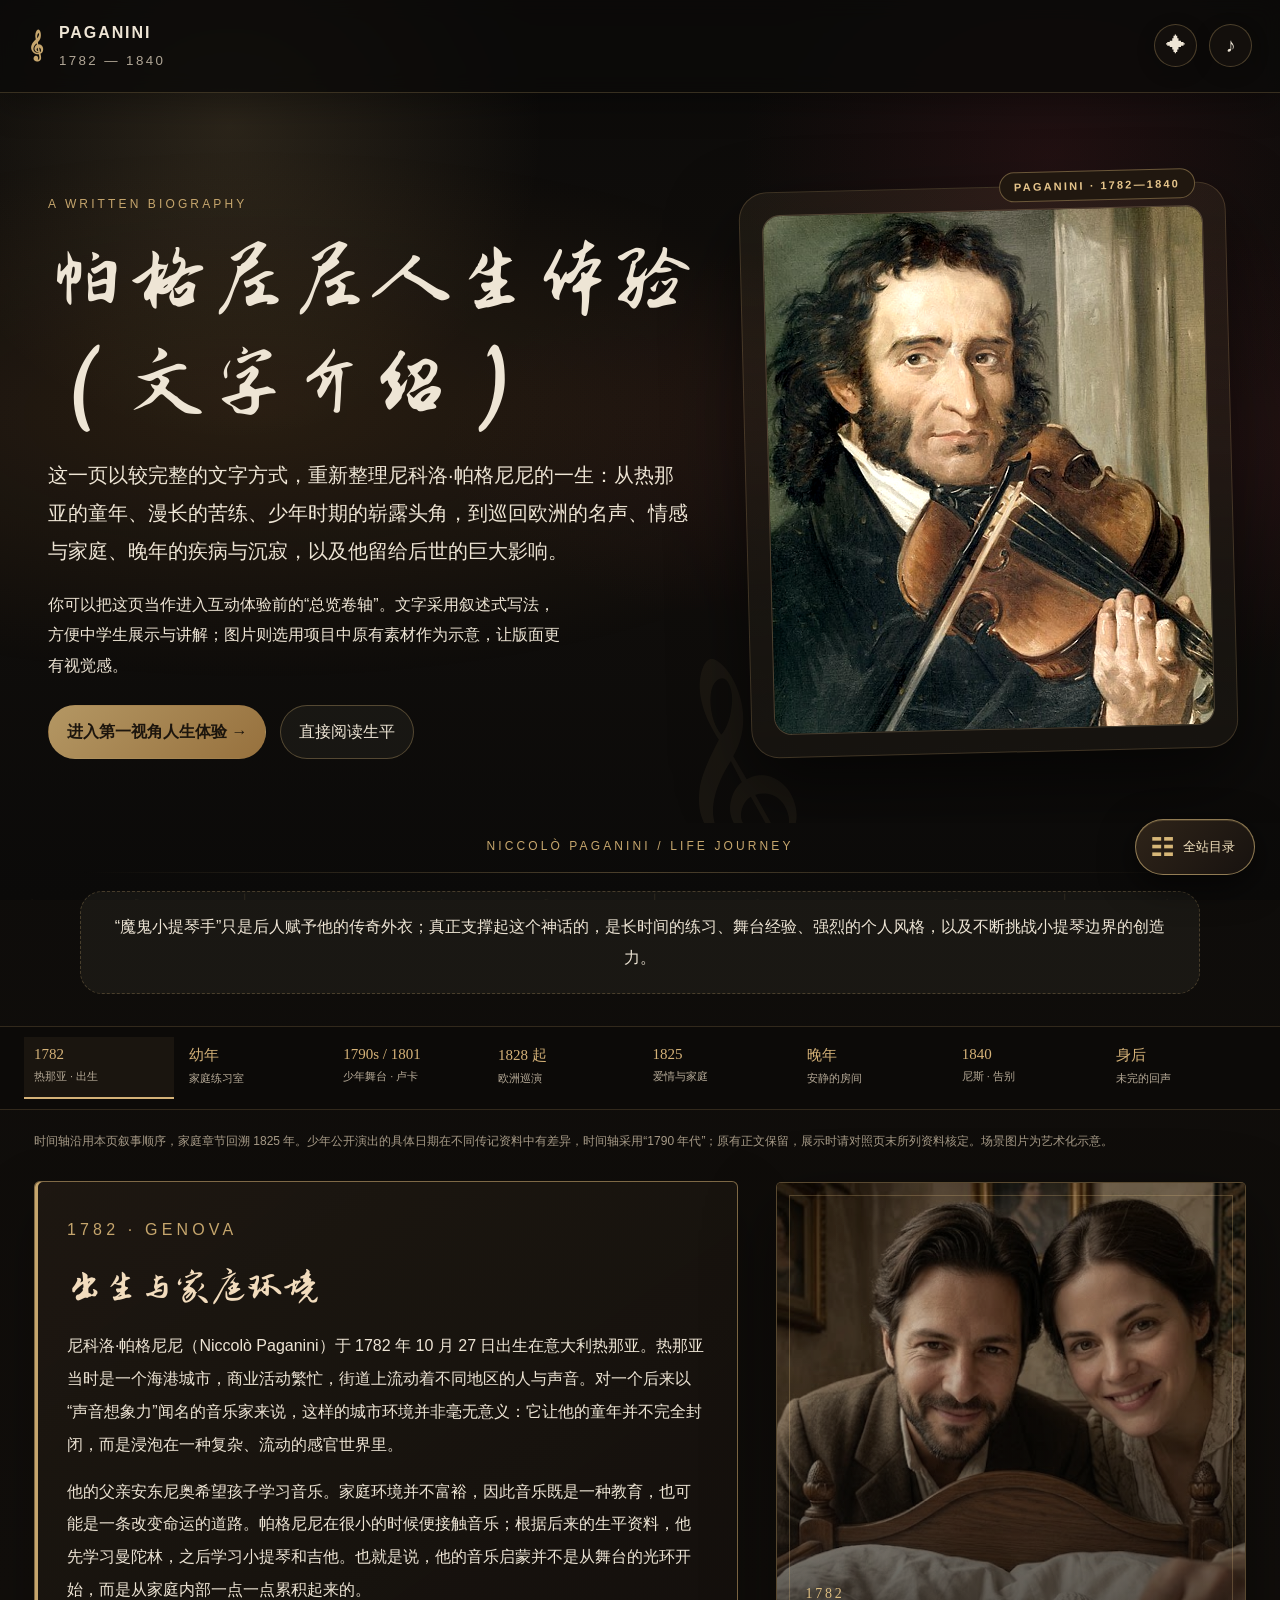
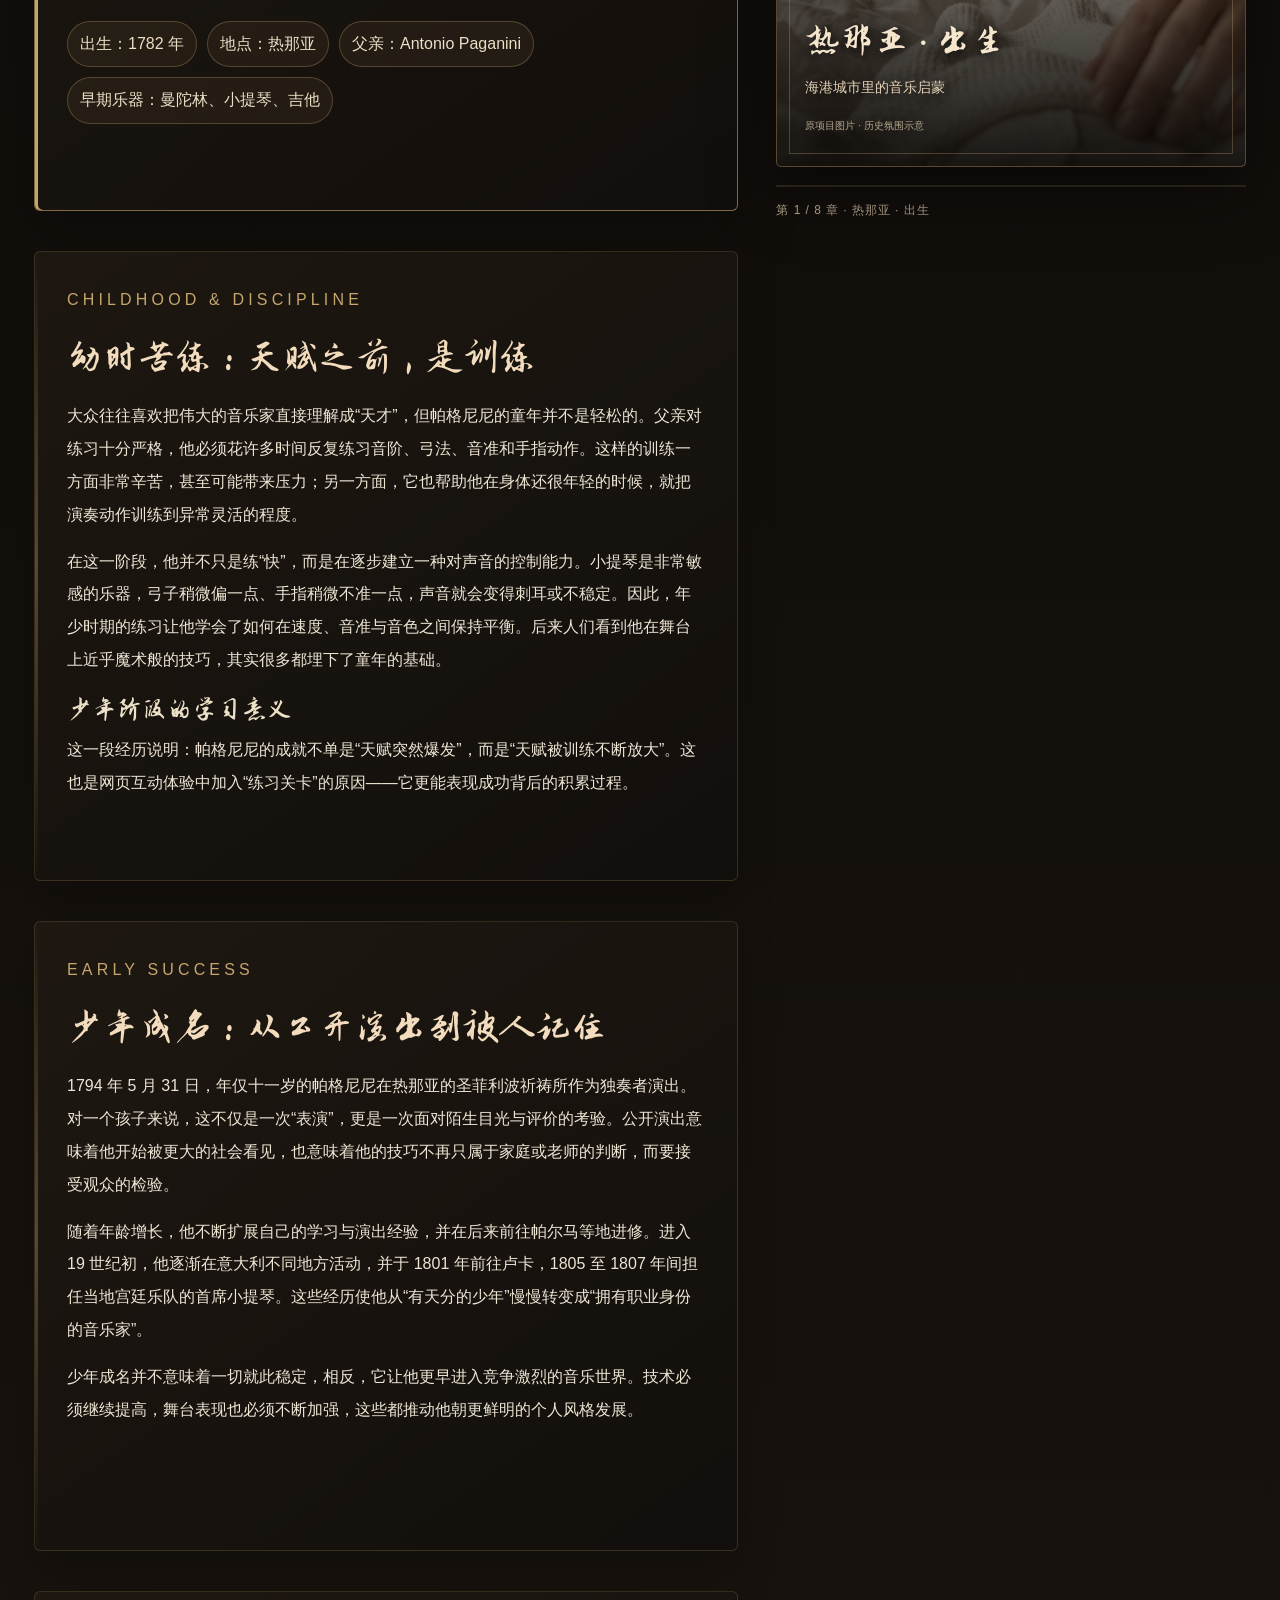
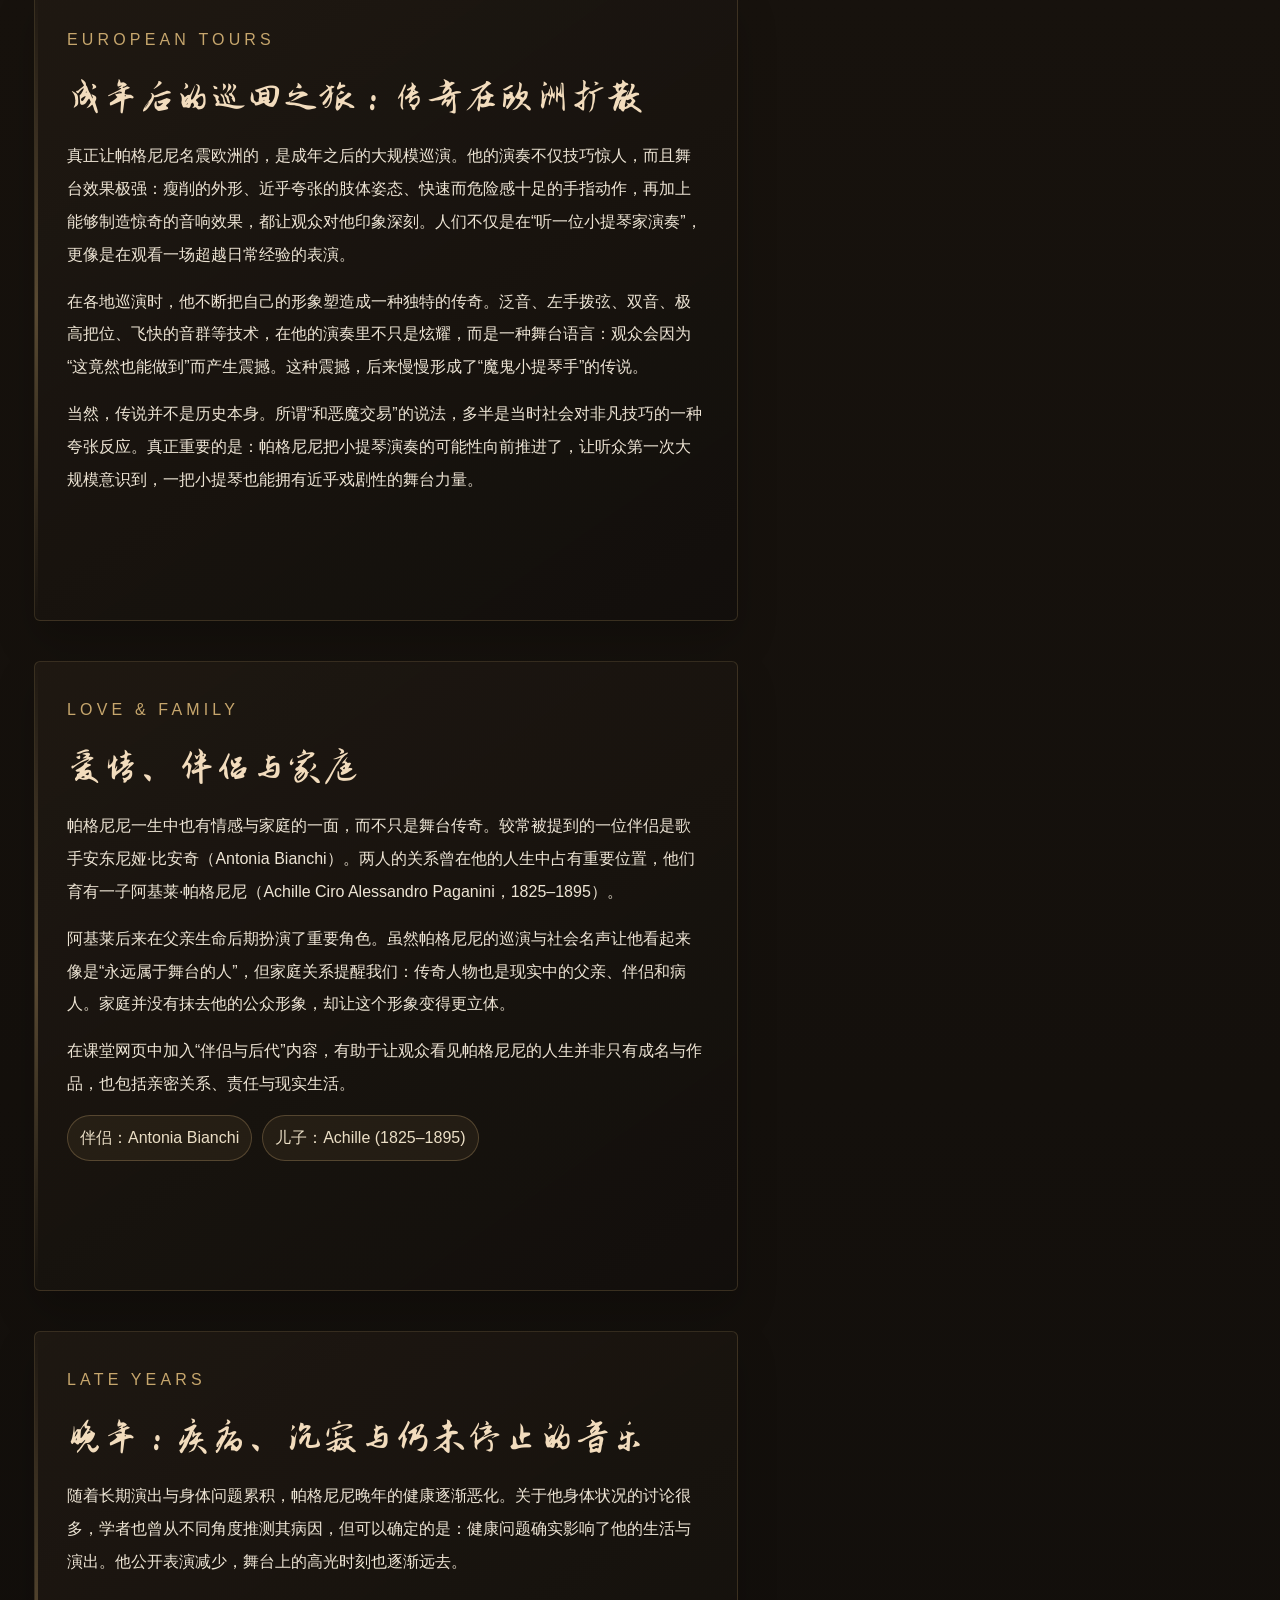
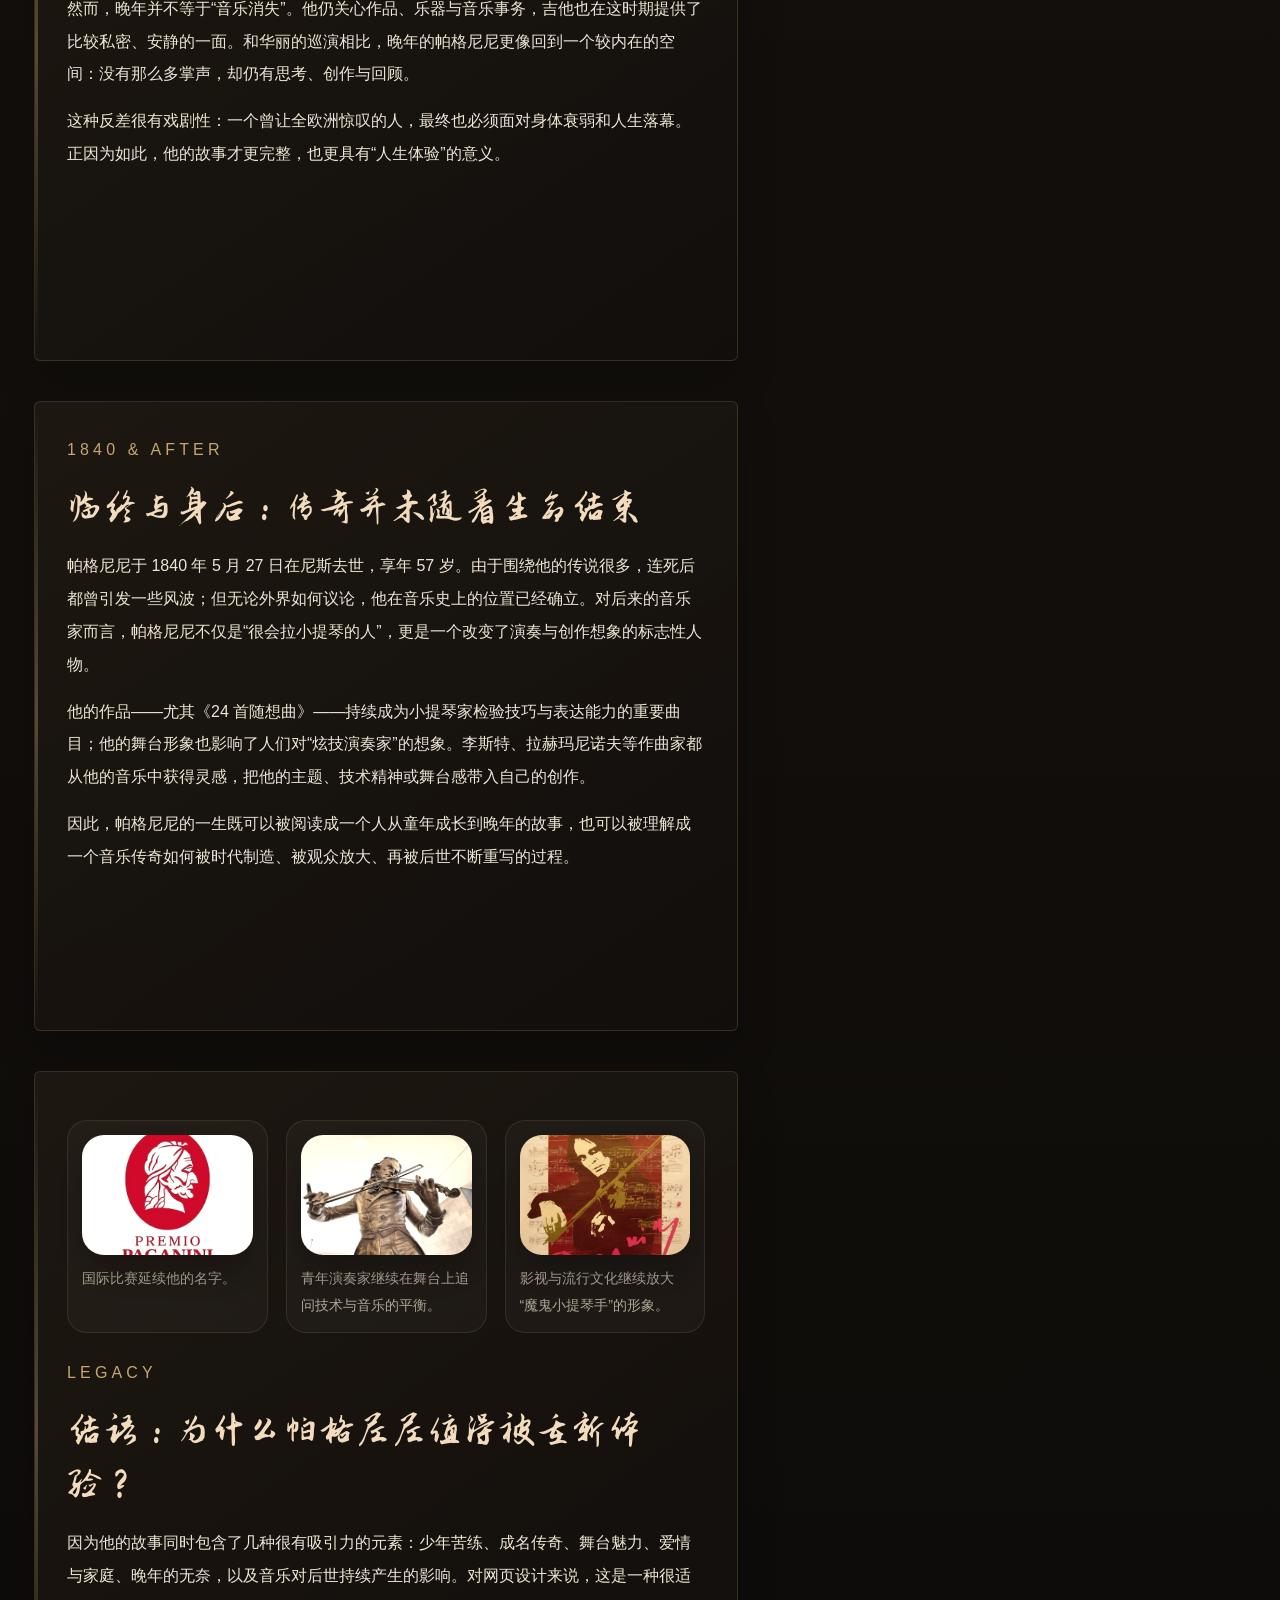
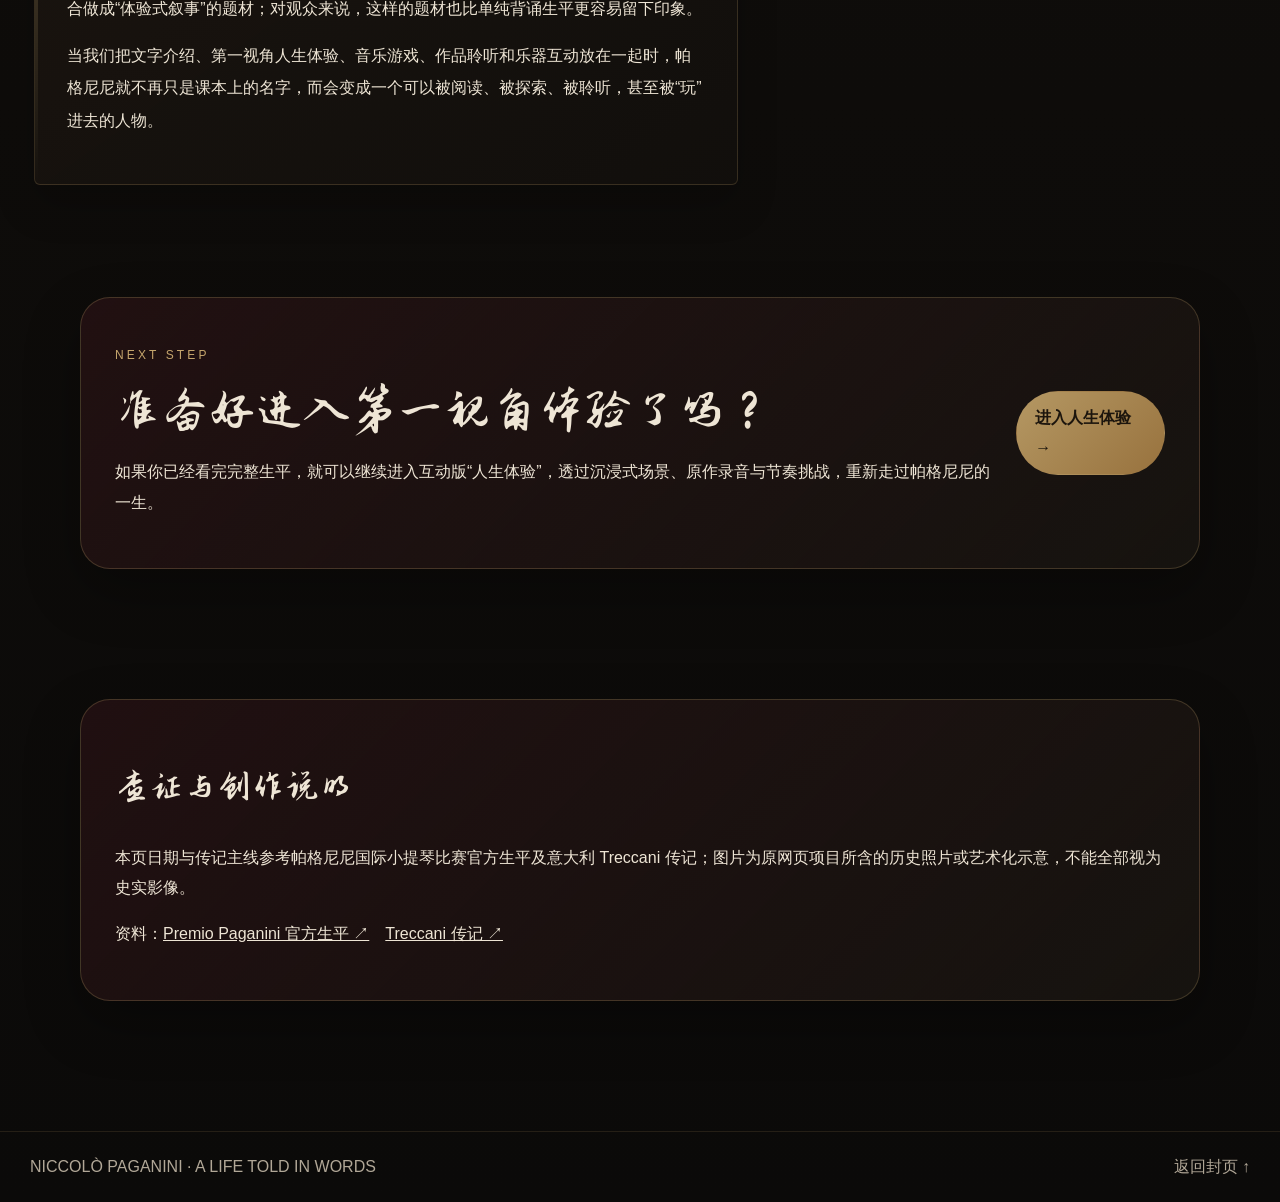
<file: life/story.html>
<!doctype html>
<html lang="zh-CN">
<head>
  <meta charset="utf-8">
  <meta name="viewport" content="width=device-width,initial-scale=1">
  <title>帕格尼尼人生体验（文字介绍）｜帕格尼尼</title>
  <meta name="description" content="完整阅读帕格尼尼的一生：出生、幼年练习、少年成名、巡演、爱情家庭、晚年与身后影响。">
  <link rel="preconnect" href="https://fonts.googleapis.com">
  <link rel="preconnect" href="https://fonts.gstatic.com" crossorigin>
  <link href="https://fonts.googleapis.com/css2?family=Zhi+Mang+Xing&display=swap" rel="stylesheet">
  <style>
    @font-face {font-family:"Zhi Mang Xing";src:url("../assets/fonts/ZhiMangXing-Regular.ttf") format("truetype");font-display:swap}
    :root{--bg:#0b0a09;--panel:#171410;--paper:#ebdfc6;--ink:#302719;--gold:#c6a66d;--red:#7b2634;--text:#eee5d5;--muted:#b1a797;--line:#c6a66d35;color-scheme:dark}
    *{box-sizing:border-box} html{scroll-behavior:smooth} body{margin:0;min-width:1024px;background:var(--bg);color:var(--text);font-family:"Microsoft YaHei","PingFang SC",sans-serif;line-height:1.9}
    body::before{content:"";position:fixed;inset:0;z-index:-1;background:radial-gradient(circle at 18% 14%,rgba(198,166,109,.16),transparent 24%),radial-gradient(circle at 82% 18%,rgba(123,38,52,.18),transparent 24%),linear-gradient(180deg,#0b0a09,#120f0c 45%,#0b0a09)}
    a{color:inherit;text-decoration:none} img{display:block;max-width:100%}
    .site-header{position:sticky;top:0;z-index:30;display:flex;justify-content:space-between;align-items:center;padding:18px 28px;background:rgba(11,10,9,.82);backdrop-filter:blur(10px);border-bottom:1px solid rgba(198,166,109,.16)}
    .wordmark{display:flex;gap:14px;align-items:center;font-weight:700;letter-spacing:.12em}.wordmark b{font-size:26px;color:var(--gold)}.wordmark small{display:block;color:var(--muted);font-weight:400;letter-spacing:.18em}
    .home-corner,.btn{display:inline-flex;align-items:center;gap:8px;padding:11px 18px;border-radius:999px;border:1px solid rgba(198,166,109,.35);background:rgba(235,223,198,.05)}
    .btn.primary{background:linear-gradient(135deg,rgba(198,166,109,.9),rgba(166,124,67,.9));color:#1c150d;border-color:transparent;font-weight:700}
    .hero{padding:88px 48px 64px;display:grid;grid-template-columns:1.15fr .85fr;gap:38px;align-items:center}
    h1,h2,h3{font-family:"Zhi Mang Xing","KaiTi",cursive;font-weight:400;line-height:1.2}.hero h1{font-size:86px;margin:10px 0 22px;letter-spacing:4px}.hero p{max-width:58ch}
    .eyebrow{letter-spacing:.26em;text-transform:uppercase;color:var(--gold);font-size:12px}.intro{font-size:20px}
    .hero-card{padding:22px;border-radius:28px;border:1px solid rgba(198,166,109,.22);background:linear-gradient(180deg,rgba(198,166,109,.08),rgba(23,20,16,.96))}
    .hero-card img{width:100%;border-radius:18px;object-fit:cover;max-height:520px}
    .timeline{max-width:1180px;margin:0 auto 70px;padding:0 30px 40px;display:grid;gap:28px}
    .period{display:grid;grid-template-columns:.85fr 1.15fr;gap:28px;align-items:start;padding:28px;border:1px solid rgba(198,166,109,.22);border-radius:26px;background:rgba(23,20,16,.88);box-shadow:0 20px 40px rgba(0,0,0,.2)}
    .period:nth-child(even){grid-template-columns:1.15fr .85fr}.period:nth-child(even) .photo{order:2}.period:nth-child(even) .copy{order:1}
    .photo img{border-radius:22px;box-shadow:0 18px 36px rgba(0,0,0,.28)} .copy h2{font-size:52px;margin:8px 0 16px}.copy h3{font-size:28px;margin:16px 0 8px;color:var(--paper)} .copy p{margin:0 0 14px}
    .factline{display:flex;flex-wrap:wrap;gap:10px;margin:14px 0 16px}.factline span{padding:7px 12px;border:1px solid rgba(198,166,109,.3);border-radius:999px;color:var(--paper);background:rgba(198,166,109,.08)}
    .chapter-break{max-width:1180px;margin:0 auto 32px;padding:0 30px;text-align:center}.chapter-break .line{height:1px;background:linear-gradient(90deg,transparent,rgba(198,166,109,.35),transparent);margin:14px 0 18px}
    .quote-box{padding:20px 24px;border-radius:22px;background:rgba(235,223,198,.05);border:1px dashed rgba(198,166,109,.28)}
    .gallery{display:grid;grid-template-columns:repeat(3,1fr);gap:18px;margin-top:16px}.gallery figure{margin:0;padding:14px;border-radius:20px;background:rgba(255,255,255,.03);border:1px solid rgba(198,166,109,.14)}.gallery figcaption{margin-top:10px;color:var(--muted);font-size:14px}
    .cta{max-width:1180px;margin:0 auto 80px;padding:0 30px 50px}.cta-inner{padding:34px;border-radius:30px;border:1px solid rgba(198,166,109,.24);background:linear-gradient(135deg,rgba(123,38,52,.18),rgba(23,20,16,.96));display:flex;justify-content:space-between;gap:24px;align-items:center}
    .site-footer{padding:20px 30px;border-top:1px solid rgba(198,166,109,.14);display:flex;justify-content:space-between;color:var(--muted)}
  
  .story-interlude,.style-break{position:relative;margin:40px auto;padding:26px 32px;border-left:3px solid rgba(229,197,138,.8);border-radius:0 22px 22px 0;background:linear-gradient(115deg,rgba(198,166,109,.11),rgba(23,20,16,.8));overflow:hidden}
  .story-interlude::before,.style-break::before{content:'𝄞';position:absolute;right:10px;top:-35px;font:180px Georgia,serif;opacity:.07;pointer-events:none;color:#f2d5a3}
  .story-interlude h3,.style-break h3{margin:0 0 12px;font:400 40px/1.3 'Zhi Mang Xing','KaiTi',serif;color:#ead4ae}
  .story-interlude p,.style-break p{max-width:82ch}
  .story-interlude .btn,.style-break .btn{margin-top:8px}
 


/* ===== 全站精修：动态转场、章节漫游与响应式 ===== */
:root{--cinema-gold:#e5c58a;--cinema-ink:#130e0b}
html{scroll-padding-top:92px}
button,a{transition:filter .24s ease,box-shadow .24s ease,transform .24s ease}
a:hover,button:not(:disabled):hover{filter:brightness(1.12)}
section[id]{scroll-margin-top:98px}
.immersive-skip{position:absolute;left:-10000px;top:auto;width:1px;height:1px;overflow:hidden}
.immersive-skip:focus{left:16px;top:12px;width:auto;height:auto;z-index:100000;padding:10px;background:#fff;color:#000}
.cinema-portal{position:fixed;inset:0;z-index:100000;display:grid;place-items:center;pointer-events:none;opacity:0;visibility:hidden;background:#0c0908;overflow:hidden;transition:opacity .27s ease,visibility .27s ease}
.cinema-portal.is-active{opacity:1;visibility:visible;pointer-events:all}
.cinema-portal .portal-blur{position:absolute;inset:-10%;background:radial-gradient(circle at center,rgba(198,166,109,.16),transparent 38%),linear-gradient(45deg,#100b08,#241811,#100b08);animation:cinemaMist 1.8s ease-in-out infinite alternate}
.cinema-portal .portal-symbol{position:absolute;font:400 clamp(110px,16vw,250px)/1 Georgia,serif;opacity:.22;color:var(--cinema-gold);filter:drop-shadow(0 0 26px rgba(198,166,109,.2));animation:cinemaSymbol .95s cubic-bezier(.1,.7,.3,1) both}
.cinema-portal .portal-sheet{position:absolute;width:min(700px,72vw);height:55vh;border-left:2px solid rgba(198,166,109,.3);border-right:2px solid rgba(198,166,109,.3);opacity:.17;background:repeating-linear-gradient(transparent 0,transparent 20px,rgba(240,214,164,.4) 21px,transparent 22px);transform:rotate(-7deg)}
.cinema-portal .portal-copy{position:relative;z-index:2;text-align:center;padding:36px;max-width:86vw}
.cinema-portal .portal-small{display:block;font:600 12px/2 sans-serif;color:#c8ad81;letter-spacing:.35em}
.cinema-portal .portal-title{font-family:'Zhi Mang Xing','KaiTi',serif;font-size:clamp(38px,5vw,82px);color:#f3e4c9;margin:6px 0 14px;line-height:1.25}
.cinema-portal .portal-subtitle{font-size:15px;color:#c1ad90;letter-spacing:.12em}
.cinema-portal[data-theme=stage] .portal-blur{background:radial-gradient(ellipse at center,rgba(208,163,79,.35),transparent 30%),linear-gradient(90deg,#370a16 0%,#130b0d 22%,#1a0e0d 50%,#130b0d 78%,#370a16 100%)}
.cinema-portal[data-theme=manuscript] .portal-blur{background:linear-gradient(130deg,#2e241b,#110e0b),repeating-linear-gradient(0deg,transparent 0 24px,rgba(235,206,139,.05) 25px 26px)}
.cinema-portal[data-theme=violin] .portal-blur{background:radial-gradient(ellipse at center,rgba(150,81,37,.32),transparent 33%),linear-gradient(140deg,#1d140d,#090809)}
.cinema-portal[data-theme=legacy] .portal-blur{background:radial-gradient(circle at 50% 40%,rgba(82,72,101,.37),transparent 42%),linear-gradient(135deg,#11121c,#090909)}
.cinema-portal[data-theme=instrument] .portal-blur{background:radial-gradient(circle at 50% 42%,rgba(152,106,43,.3),transparent 44%),linear-gradient(135deg,#2b2212,#080909)}
.cinema-portal[data-theme=reflect] .portal-blur{background:radial-gradient(circle at 50% 30%,rgba(134,48,51,.21),transparent 42%),linear-gradient(135deg,#1c1116,#090909)}
.cinema-portal[data-theme=score] .portal-sheet{opacity:.36;transform:rotate(-12deg)}
.cinema-portal[data-theme=manuscript] .portal-sheet{opacity:.26;transform:rotate(5deg)}
.cinema-portal[data-theme=legacy] .portal-symbol{animation:cinemaEcho 1s ease both}
@keyframes cinemaSymbol{from{transform:scale(.3) rotate(-30deg);opacity:0}to{transform:scale(1) rotate(0deg);opacity:.22}}
@keyframes cinemaEcho{from{transform:scale(2);opacity:0}to{transform:scale(1);opacity:.2}}
@keyframes cinemaMist{from{transform:scale(1)}to{transform:scale(1.06)}}
.cinema-progress{position:fixed;top:0;left:0;height:3px;width:0;z-index:2000;background:linear-gradient(90deg,#a56837,#e6c68b,#f5e1ba);pointer-events:none}
.scroll-reveal-extra{opacity:0;transform:translateY(34px);filter:blur(6px);transition:opacity .85s ease,transform .85s ease,filter .85s ease}
.scroll-reveal-extra.in-view{opacity:1;transform:none;filter:blur(0)}
.cinema-menu{position:fixed;right:18px;bottom:22px;z-index:65;background:rgba(20,15,11,.9);color:#eddcc2;border:1px solid rgba(208,171,110,.5);border-radius:999px;padding:10px 17px;font-size:13px;backdrop-filter:blur(9px);box-shadow:0 10px 36px rgba(0,0,0,.38)}
.cinema-menu:hover{transform:translateY(-2px);background:#2c2119}
.cinema-menu-panel{position:fixed;right:18px;bottom:72px;width:min(360px,calc(100vw - 36px));max-height:72vh;overflow:auto;z-index:66;background:rgba(18,14,11,.97);border:1px solid rgba(198,166,109,.4);border-radius:22px;padding:20px;box-shadow:0 24px 55px rgba(0,0,0,.5)}
.cinema-menu-panel[hidden]{display:none!important}
.cinema-menu-panel h3{margin:0 0 12px;font:400 30px/1.2 'Zhi Mang Xing','KaiTi',serif}
.cinema-menu-panel a{display:flex;align-items:center;justify-content:space-between;padding:11px 9px;border-bottom:1px solid rgba(198,166,109,.15);color:#eadbc2;text-decoration:none;font-size:14px}
.cinema-menu-panel a[aria-current=page]{color:#f5d29b;background:rgba(198,166,109,.08)}
.cinema-menu-panel a:hover{background:rgba(198,166,109,.13)}
.immersive-note{display:block;font-size:13px;color:#b7a590;margin-top:14px}
@media(max-width:950px){body{min-width:0!important}.wrap,.section{max-width:100%!important}.site-header{padding:12px 18px!important}.chapter-hero h1,.hero h1{font-size:clamp(40px,8vw,70px)!important}.period,.period:nth-child(even),.hero,.sample-panel,.scene-grid,.feature-grid{grid-template-columns:1fr!important}.period:nth-child(even) .photo{order:0!important}.period:nth-child(even) .copy{order:1!important}.chapter-hero{overflow:hidden}.gallery{grid-template-columns:repeat(2,minmax(0,1fr))}.rg-canvas{height:300px}.cover-copy{max-width:100%}}
@media(max-width:600px){.section{padding-inline:18px!important}.hero{padding:54px 20px!important}.hero h1{font-size:44px!important}.timeline{padding:0 16px}.period{padding:18px}.portal-grid{grid-template-columns:1fr}.rg-header{display:block}.rg-keys button{min-height:56px}.cinema-menu{bottom:12px;right:12px}.site-header .header-actions{gap:3px}.cover h1{font-size:clamp(48px,12vw,70px)!important}.cover-bottom{display:block!important}.cover-portrait{opacity:.6!important}}
@media(prefers-reduced-motion:reduce){.cinema-portal .portal-blur,.cinema-portal .portal-symbol{animation:none!important}.scroll-reveal-extra{opacity:1!important;transform:none!important;filter:none!important}}


/* 作曲风格页补齐与其他章节一致的右上控制器、鼠标音符特效 */
.header-actions{display:flex;gap:12px;align-items:center;justify-content:flex-end}
.header-actions button{display:grid;place-items:center;cursor:pointer;background:rgba(23,20,16,.66);color:#eee5d5;border:1px solid rgba(198,166,109,.32);box-shadow:0 5px 18px rgba(0,0,0,.22);transition:transform .25s ease,border-color .25s ease,background .25s ease}
.header-actions button:hover{border-color:rgba(198,166,109,.75);background:rgba(198,166,109,.15);transform:translateY(-2px)}
.header-actions button[aria-pressed="true"]{background:rgba(198,166,109,.25);color:#e9c27e}
.header-actions .icon-button{width:43px;height:43px;border-radius:50%;font-size:20px}
.header-actions .journey-toggle{min-width:43px;height:43px;border-radius:50%;font-size:23px;line-height:1}
.note-field{position:fixed;inset:0;z-index:3;pointer-events:none;overflow:hidden}
.note-field .floating-note{position:absolute;bottom:-30px;color:rgba(198,166,109,.1);font-size:26px;animation:styleNoteRise 20s linear infinite;user-select:none}
@keyframes styleNoteRise{0%{transform:translateY(0) rotate(-18deg);opacity:0}15%{opacity:.65}85%{opacity:.55}100%{transform:translateY(-110vh) rotate(20deg);opacity:0}}
.cursor-dot{position:fixed;z-index:55;left:-50px;top:-50px;width:13px;height:13px;border:1px solid rgba(236,208,149,.85);border-radius:50%;transform:translate(-50%,-50%);pointer-events:none;box-shadow:0 0 15px rgba(236,208,149,.22);transition:opacity .2s ease}
.cursor-note{position:fixed;z-index:56;pointer-events:none;color:#e4c58d;animation:styleCursorNote .85s ease-out forwards;text-shadow:0 0 10px rgba(198,166,109,.35);user-select:none}
@keyframes styleCursorNote{0%{transform:translate(-50%,-50%) scale(.75);opacity:0}25%{opacity:.9}100%{transform:translate(-50%,-105%) scale(1.3) rotate(20deg);opacity:0}}
.less-motion .floating-note,.less-motion .cursor-note{animation:none!important;display:none!important}
.less-motion .scroll-reveal-extra,.less-motion .cinema-portal *{animation:none!important;transition:none!important;filter:none!important;transform:none!important;opacity:1!important}
.less-motion .cursor-dot{display:none}
@media(prefers-reduced-motion:reduce){.note-field,.cursor-dot,.cursor-note{display:none!important}}
@media(max-width:650px){.header-actions{gap:6px}.header-actions .icon-button,.header-actions .journey-toggle{width:38px;height:38px;min-width:38px}}



/* 与全站保持一致的古典剧场边框、悬停与按钮设计 */
body{background:linear-gradient(180deg,#0b0a09 0%,#17120d 42%,#0b0a09 100%)}
.site-header{border-bottom:1px solid rgba(198,166,109,.24);box-shadow:0 12px 30px rgba(0,0,0,.28)}
.hero{position:relative;isolation:isolate;overflow:hidden;background:radial-gradient(ellipse at 20% 44%,rgba(190,126,58,.13),transparent 46%),radial-gradient(ellipse at 90% 48%,rgba(123,38,52,.17),transparent 44%)}
.hero::before{content:'𝄞';position:absolute;font:400 220px/1 Georgia,serif;left:52%;bottom:-70px;color:rgba(198,166,109,.07);z-index:-1;transform:rotate(-18deg)}
.hero-card{position:relative;transform:rotate(-1.4deg);box-shadow:0 28px 70px rgba(0,0,0,.55)}
.hero-card::before{content:'PAGANINI · 1782—1840';position:absolute;top:-15px;right:6%;background:#20170f;color:#e6c58c;padding:8px 14px;border:1px solid rgba(198,166,109,.45);border-radius:999px;font:700 11px sans-serif;letter-spacing:.2em}
.hero-card img{filter:sepia(.17) contrast(1.07);border:1px solid rgba(219,191,143,.25)}
.period{position:relative;transition:border-color .35s ease,transform .35s ease,box-shadow .35s ease}
.period:hover{border-color:rgba(218,182,118,.55);transform:translateY(-3px);box-shadow:0 24px 55px rgba(0,0,0,.33)}
.period::before{content:'';position:absolute;left:0;top:0;bottom:0;width:3px;background:linear-gradient(180deg,transparent,rgba(198,166,109,.6),transparent);opacity:.6}
.period .photo img{width:100%;height:420px;object-fit:cover;filter:sepia(.13) contrast(1.04)}
.period .copy h2{color:#f2dcbd}
.btn:hover,.home-corner:hover{background:rgba(198,166,109,.17);border-color:#c6a66d;transform:translateY(-2px)}
.cta-inner{box-shadow:0 22px 55px rgba(0,0,0,.3)}
@media(max-width:950px){body{min-width:0}.hero,.period,.period:nth-child(even){grid-template-columns:1fr}.period:nth-child(even) .photo{order:0}.period:nth-child(even) .copy{order:1}.hero h1{font-size:clamp(42px,7vw,72px)}.hero-card{max-width:550px}.hero{padding:52px 22px}.gallery{grid-template-columns:repeat(2,minmax(0,1fr))}.header-actions{gap:8px}}
@media(max-width:650px){.timeline{padding-inline:16px}.period{padding:20px}.period .photo img{height:260px}.hero h1{font-size:46px}.site-header{padding:14px}.wordmark{font-size:12px}.header-actions .icon-button{width:36px;height:36px}.header-actions .home-corner{padding:9px 10px;font-size:12px}}

</style>

<link rel="stylesheet" href="../assets/css/theatre-shell.css">
<link rel="stylesheet" href="../assets/css/works-story.css">
</head>
<body>
  <header class="site-header">
    <a class="wordmark" href="../index.html"><b>𝄞</b><span>PAGANINI <small>1782 — 1840</small></span></a>
    <div class="header-actions" aria-label="页面控制">
      <button class="icon-button" type="button" data-motion-toggle aria-label="减少动态效果" aria-pressed="false" title="动态效果">✦</button>
      <button class="icon-button" type="button" data-mute-toggle aria-label="静音" aria-pressed="false" title="静音">♪</button>
      
    </div>
  </header>
  <div class="note-field" aria-hidden="true"></div><div class="cursor-dot" aria-hidden="true"></div>
  <main>
    <section class="hero">
      <div>
        <p class="eyebrow">A WRITTEN BIOGRAPHY</p>
        <h1>帕格尼尼人生体验<br>（文字介绍）</h1>
        <p class="intro">这一页以较完整的文字方式，重新整理尼科洛·帕格尼尼的一生：从热那亚的童年、漫长的苦练、少年时期的崭露头角，到巡回欧洲的名声、情感与家庭、晚年的疾病与沉寂，以及他留给后世的巨大影响。</p>
        <p>你可以把这页当作进入互动体验前的“总览卷轴”。文字采用叙述式写法，方便中学生展示与讲解；图片则选用项目中原有素材作为示意，让版面更有视觉感。</p>
        <div style="display:flex;gap:14px;flex-wrap:wrap;margin-top:24px">
          <a class="btn primary" href="begining.html">进入第一视角人生体验 →</a>
          <a class="btn" href="#timeline">直接阅读生平</a>
        </div>
      </div>
      <div class="hero-card">
        <img src="../assets/images/paganini-portrait.jpg" alt="帕格尼尼肖像">
      </div>
    </section>

    <section class="chapter-break" id="timeline">
      <p class="eyebrow">NICCOLÒ PAGANINI / LIFE JOURNEY</p>
      <div class="line"></div>
      <div class="quote-box">“魔鬼小提琴手”只是后人赋予他的传奇外衣；真正支撑起这个神话的，是长时间的练习、舞台经验、强烈的个人风格，以及不断挑战小提琴边界的创造力。</div>
    </section>

    <section class="timeline">
      <article class="period">
        <div class="photo"><img src="../assets/images/life/scene02.01.jpg" alt="热那亚的出生场景示意"></div>
        <div class="copy">
          <p class="eyebrow">1782 · GENOVA</p>
          <h2>出生与家庭环境</h2>
          <p>尼科洛·帕格尼尼（Niccolò Paganini）于 1782 年 10 月 27 日出生在意大利热那亚。热那亚当时是一个海港城市，商业活动繁忙，街道上流动着不同地区的人与声音。对一个后来以“声音想象力”闻名的音乐家来说，这样的城市环境并非毫无意义：它让他的童年并不完全封闭，而是浸泡在一种复杂、流动的感官世界里。</p>
          <p>他的父亲安东尼奥希望孩子学习音乐。家庭环境并不富裕，因此音乐既是一种教育，也可能是一条改变命运的道路。帕格尼尼在很小的时候便接触音乐；根据后来的生平资料，他先学习曼陀林，之后学习小提琴和吉他。也就是说，他的音乐启蒙并不是从舞台的光环开始，而是从家庭内部一点一点累积起来的。</p>
          <div class="factline"><span>出生：1782 年</span><span>地点：热那亚</span><span>父亲：Antonio Paganini</span><span>早期乐器：曼陀林、小提琴、吉他</span></div>
        </div>
      </article>

      <article class="period">
        <div class="photo"><img src="../assets/images/life/scene03.03.jpg" alt="童年苦练示意"></div>
        <div class="copy">
          <p class="eyebrow">CHILDHOOD & DISCIPLINE</p>
          <h2>幼时苦练：天赋之前，是训练</h2>
          <p>大众往往喜欢把伟大的音乐家直接理解成“天才”，但帕格尼尼的童年并不是轻松的。父亲对练习十分严格，他必须花许多时间反复练习音阶、弓法、音准和手指动作。这样的训练一方面非常辛苦，甚至可能带来压力；另一方面，它也帮助他在身体还很年轻的时候，就把演奏动作训练到异常灵活的程度。</p>
          <p>在这一阶段，他并不只是练“快”，而是在逐步建立一种对声音的控制能力。小提琴是非常敏感的乐器，弓子稍微偏一点、手指稍微不准一点，声音就会变得刺耳或不稳定。因此，年少时期的练习让他学会了如何在速度、音准与音色之间保持平衡。后来人们看到他在舞台上近乎魔术般的技巧，其实很多都埋下了童年的基础。</p>
          <h3>少年阶段的学习意义</h3>
          <p>这一段经历说明：帕格尼尼的成就不单是“天赋突然爆发”，而是“天赋被训练不断放大”。这也是网页互动体验中加入“练习关卡”的原因——它更能表现成功背后的积累过程。</p>
        </div>
      </article>

      <article class="period">
        <div class="photo"><img src="../assets/images/life/scene04.02.png" alt="少年演出示意"></div>
        <div class="copy">
          <p class="eyebrow">EARLY SUCCESS</p>
          <h2>少年成名：从公开演出到被人记住</h2>
          <p>1794 年 5 月 31 日，年仅十一岁的帕格尼尼在热那亚的圣菲利波祈祷所作为独奏者演出。对一个孩子来说，这不仅是一次“表演”，更是一次面对陌生目光与评价的考验。公开演出意味着他开始被更大的社会看见，也意味着他的技巧不再只属于家庭或老师的判断，而要接受观众的检验。</p>
          <p>随着年龄增长，他不断扩展自己的学习与演出经验，并在后来前往帕尔马等地进修。进入 19 世纪初，他逐渐在意大利不同地方活动，并于 1801 年前往卢卡，1805 至 1807 年间担任当地宫廷乐队的首席小提琴。这些经历使他从“有天分的少年”慢慢转变成“拥有职业身份的音乐家”。</p>
          <p>少年成名并不意味着一切就此稳定，相反，它让他更早进入竞争激烈的音乐世界。技术必须继续提高，舞台表现也必须不断加强，这些都推动他朝更鲜明的个人风格发展。</p>
        </div>
      </article>

      <article class="period">
        <div class="photo"><img src="../assets/images/life/scene05.03.png" alt="巡回演出示意"></div>
        <div class="copy">
          <p class="eyebrow">EUROPEAN TOURS</p>
          <h2>成年后的巡回之旅：传奇在欧洲扩散</h2>
          <p>真正让帕格尼尼名震欧洲的，是成年之后的大规模巡演。他的演奏不仅技巧惊人，而且舞台效果极强：瘦削的外形、近乎夸张的肢体姿态、快速而危险感十足的手指动作，再加上能够制造惊奇的音响效果，都让观众对他印象深刻。人们不仅是在“听一位小提琴家演奏”，更像是在观看一场超越日常经验的表演。</p>
          <p>在各地巡演时，他不断把自己的形象塑造成一种独特的传奇。泛音、左手拨弦、双音、极高把位、飞快的音群等技术，在他的演奏里不只是炫耀，而是一种舞台语言：观众会因为“这竟然也能做到”而产生震撼。这种震撼，后来慢慢形成了“魔鬼小提琴手”的传说。</p>
          <p>当然，传说并不是历史本身。所谓“和恶魔交易”的说法，多半是当时社会对非凡技巧的一种夸张反应。真正重要的是：帕格尼尼把小提琴演奏的可能性向前推进了，让听众第一次大规模意识到，一把小提琴也能拥有近乎戏剧性的舞台力量。</p>
        </div>
      </article>

      <article class="period">
        <div class="photo"><img src="../assets/images/life/scene06.02.jpg" alt="爱情与家庭示意"></div>
        <div class="copy">
          <p class="eyebrow">LOVE & FAMILY</p>
          <h2>爱情、伴侣与家庭</h2>
          <p>帕格尼尼一生中也有情感与家庭的一面，而不只是舞台传奇。较常被提到的一位伴侣是歌手安东尼娅·比安奇（Antonia Bianchi）。两人的关系曾在他的人生中占有重要位置，他们育有一子阿基莱·帕格尼尼（Achille Ciro Alessandro Paganini，1825–1895）。</p>
          <p>阿基莱后来在父亲生命后期扮演了重要角色。虽然帕格尼尼的巡演与社会名声让他看起来像是“永远属于舞台的人”，但家庭关系提醒我们：传奇人物也是现实中的父亲、伴侣和病人。家庭并没有抹去他的公众形象，却让这个形象变得更立体。</p>
          <p>在课堂网页中加入“伴侣与后代”内容，有助于让观众看见帕格尼尼的人生并非只有成名与作品，也包括亲密关系、责任与现实生活。</p>
          <div class="factline"><span>伴侣：Antonia Bianchi</span><span>儿子：Achille (1825–1895)</span></div>
        </div>
      </article>

      <article class="period">
        <div class="photo"><img src="../assets/images/life/scene06.01.jpg" alt="晚年示意"></div>
        <div class="copy">
          <p class="eyebrow">LATE YEARS</p>
          <h2>晚年：疾病、沉寂与仍未停止的音乐</h2>
          <p>随着长期演出与身体问题累积，帕格尼尼晚年的健康逐渐恶化。关于他身体状况的讨论很多，学者也曾从不同角度推测其病因，但可以确定的是：健康问题确实影响了他的生活与演出。他公开表演减少，舞台上的高光时刻也逐渐远去。</p>
          <p>然而，晚年并不等于“音乐消失”。他仍关心作品、乐器与音乐事务，吉他也在这时期提供了比较私密、安静的一面。和华丽的巡演相比，晚年的帕格尼尼更像回到一个较内在的空间：没有那么多掌声，却仍有思考、创作与回顾。</p>
          <p>这种反差很有戏剧性：一个曾让全欧洲惊叹的人，最终也必须面对身体衰弱和人生落幕。正因为如此，他的故事才更完整，也更具有“人生体验”的意义。</p>
        </div>
      </article>

      <article class="period">
        <div class="photo"><img src="../assets/images/life/scene07.03.jpg" alt="临终与身后影响示意"></div>
        <div class="copy">
          <p class="eyebrow">1840 & AFTER</p>
          <h2>临终与身后：传奇并未随着生命结束</h2>
          <p>帕格尼尼于 1840 年 5 月 27 日在尼斯去世，享年 57 岁。由于围绕他的传说很多，连死后都曾引发一些风波；但无论外界如何议论，他在音乐史上的位置已经确立。对后来的音乐家而言，帕格尼尼不仅是“很会拉小提琴的人”，更是一个改变了演奏与创作想象的标志性人物。</p>
          <p>他的作品——尤其《24 首随想曲》——持续成为小提琴家检验技巧与表达能力的重要曲目；他的舞台形象也影响了人们对“炫技演奏家”的想象。李斯特、拉赫玛尼诺夫等作曲家都从他的音乐中获得灵感，把他的主题、技术精神或舞台感带入自己的创作。</p>
          <p>因此，帕格尼尼的一生既可以被阅读成一个人从童年成长到晚年的故事，也可以被理解成一个音乐传奇如何被时代制造、被观众放大、再被后世不断重写的过程。</p>
        </div>
      </article>

      <article class="period">
        <div class="photo">
          <div class="gallery">
            <figure><img src="../assets/images/legacy/competition.jpg" alt="帕格尼尼比赛标志"><figcaption>国际比赛延续他的名字。</figcaption></figure>
            <figure><img src="../assets/images/legacy/competition2.jpg" alt="小提琴雕塑"><figcaption>青年演奏家继续在舞台上追问技术与音乐的平衡。</figcaption></figure>
            <figure><img src="../assets/images/legacy/dianying2.jpg" alt="相关电影海报示意"><figcaption>影视与流行文化继续放大“魔鬼小提琴手”的形象。</figcaption></figure>
          </div>
        </div>
        <div class="copy">
          <p class="eyebrow">LEGACY</p>
          <h2>结语：为什么帕格尼尼值得被重新体验？</h2>
          <p>因为他的故事同时包含了几种很有吸引力的元素：少年苦练、成名传奇、舞台魅力、爱情与家庭、晚年的无奈，以及音乐对后世持续产生的影响。对网页设计来说，这是一种很适合做成“体验式叙事”的题材；对观众来说，这样的题材也比单纯背诵生平更容易留下印象。</p>
          <p>当我们把文字介绍、第一视角人生体验、音乐游戏、作品聆听和乐器互动放在一起时，帕格尼尼就不再只是课本上的名字，而会变成一个可以被阅读、被探索、被聆听，甚至被“玩”进去的人物。</p>
        </div>
      </article>
    </section>

    <section class="cta">
      <div class="cta-inner">
        <div>
          <p class="eyebrow">NEXT STEP</p>
          <h2 style="font-size:52px;margin:8px 0 12px">准备好进入第一视角体验了吗？</h2>
          <p>如果你已经看完完整生平，就可以继续进入互动版“人生体验”，透过沉浸式场景、原作录音与节奏挑战，重新走过帕格尼尼的一生。</p>
        </div>
        <a class="btn primary" href="begining.html">进入人生体验 →</a>
      </div>
    </section>
  <section class="cta"><div class="cta-inner"><div><h2 style="font-size:38px">查证与创作说明</h2><p>本页日期与传记主线参考帕格尼尼国际小提琴比赛官方生平及意大利 Treccani 传记；图片为原网页项目所含的历史照片或艺术化示意，不能全部视为史实影像。</p><p>资料：<a href="https://www.premiopaganini.it/history/niccolo-paganini" target="_blank" rel="noopener noreferrer"><u>Premio Paganini 官方生平 ↗</u></a>　<a href="https://www.treccani.it/enciclopedia/niccolo-paganini_%28Dizionario-Biografico%29/" target="_blank" rel="noopener noreferrer"><u>Treccani 传记 ↗</u></a></p></div></div></section>
</main>
  <footer class="site-footer"><span>NICCOLÒ PAGANINI · A LIFE TOLD IN WORDS</span><a href="../index.html">返回封页 ↑</a></footer>


<script id="story-ambient-controls">
(() => {
  'use strict';
  const motion=document.querySelector('[data-motion-toggle]');
  const mute=document.querySelector('[data-mute-toggle]');
  const floating=document.querySelector('.note-field');
  const cursor=document.querySelector('.cursor-dot');
  let reduced=false,lastTrail=0;
  for(let i=0;i<12;i++){
    const note=document.createElement('span');note.className='floating-note';note.setAttribute('aria-hidden','true');note.textContent=['♪','♫','♩','♬'][i%4];note.style.left=(i*8+2)+'%';note.style.animationDelay=-(i*2.5)+'s';note.style.animationDuration=(16+(i%4)*3)+'s';floating.appendChild(note);
  }
  motion?.addEventListener('click',()=>{
    reduced=!reduced;document.documentElement.classList.toggle('less-motion',reduced);motion.setAttribute('aria-pressed',String(reduced));
    motion.setAttribute('aria-label',reduced?'恢复动态效果':'减少动态效果');
  });
  mute?.addEventListener('click',()=>{
    const isMuted=mute.getAttribute('aria-pressed')==='true';mute.setAttribute('aria-pressed',String(!isMuted));
    mute.setAttribute('aria-label',isMuted?'静音':'取消静音');mute.textContent=isMuted?'♪':'♪̸';
    document.querySelectorAll('audio,video').forEach(media=>media.muted=!isMuted);
  });
  document.addEventListener('pointermove',e=>{
    if(e.pointerType==='touch'||reduced)return;
    if(cursor){cursor.style.left=e.clientX+'px';cursor.style.top=e.clientY+'px'}
    if(e.timeStamp-lastTrail>110){createNote(e.clientX,e.clientY,false);lastTrail=e.timeStamp}
  },{passive:true});
  document.addEventListener('pointerdown',e=>{if(!reduced)createNote(e.clientX,e.clientY,true)},{passive:true});
  function createNote(x,y,click){if(document.querySelectorAll('.cursor-note').length>20)return;
    const note=document.createElement('span');note.className='cursor-note';note.setAttribute('aria-hidden','true');note.textContent=click?'♫':'♪';note.style.left=x+'px';note.style.top=y+'px';note.style.fontSize=click?'26px':'16px';document.body.appendChild(note);setTimeout(()=>note.remove(),870);
  }
})();
</script>
<script src="../assets/js/floating-directory.js"></script>

<script src="../assets/js/theatre-shell.js"></script>
<script src="../assets/js/story-scroll.js"></script>
</body>
</html>
</file>
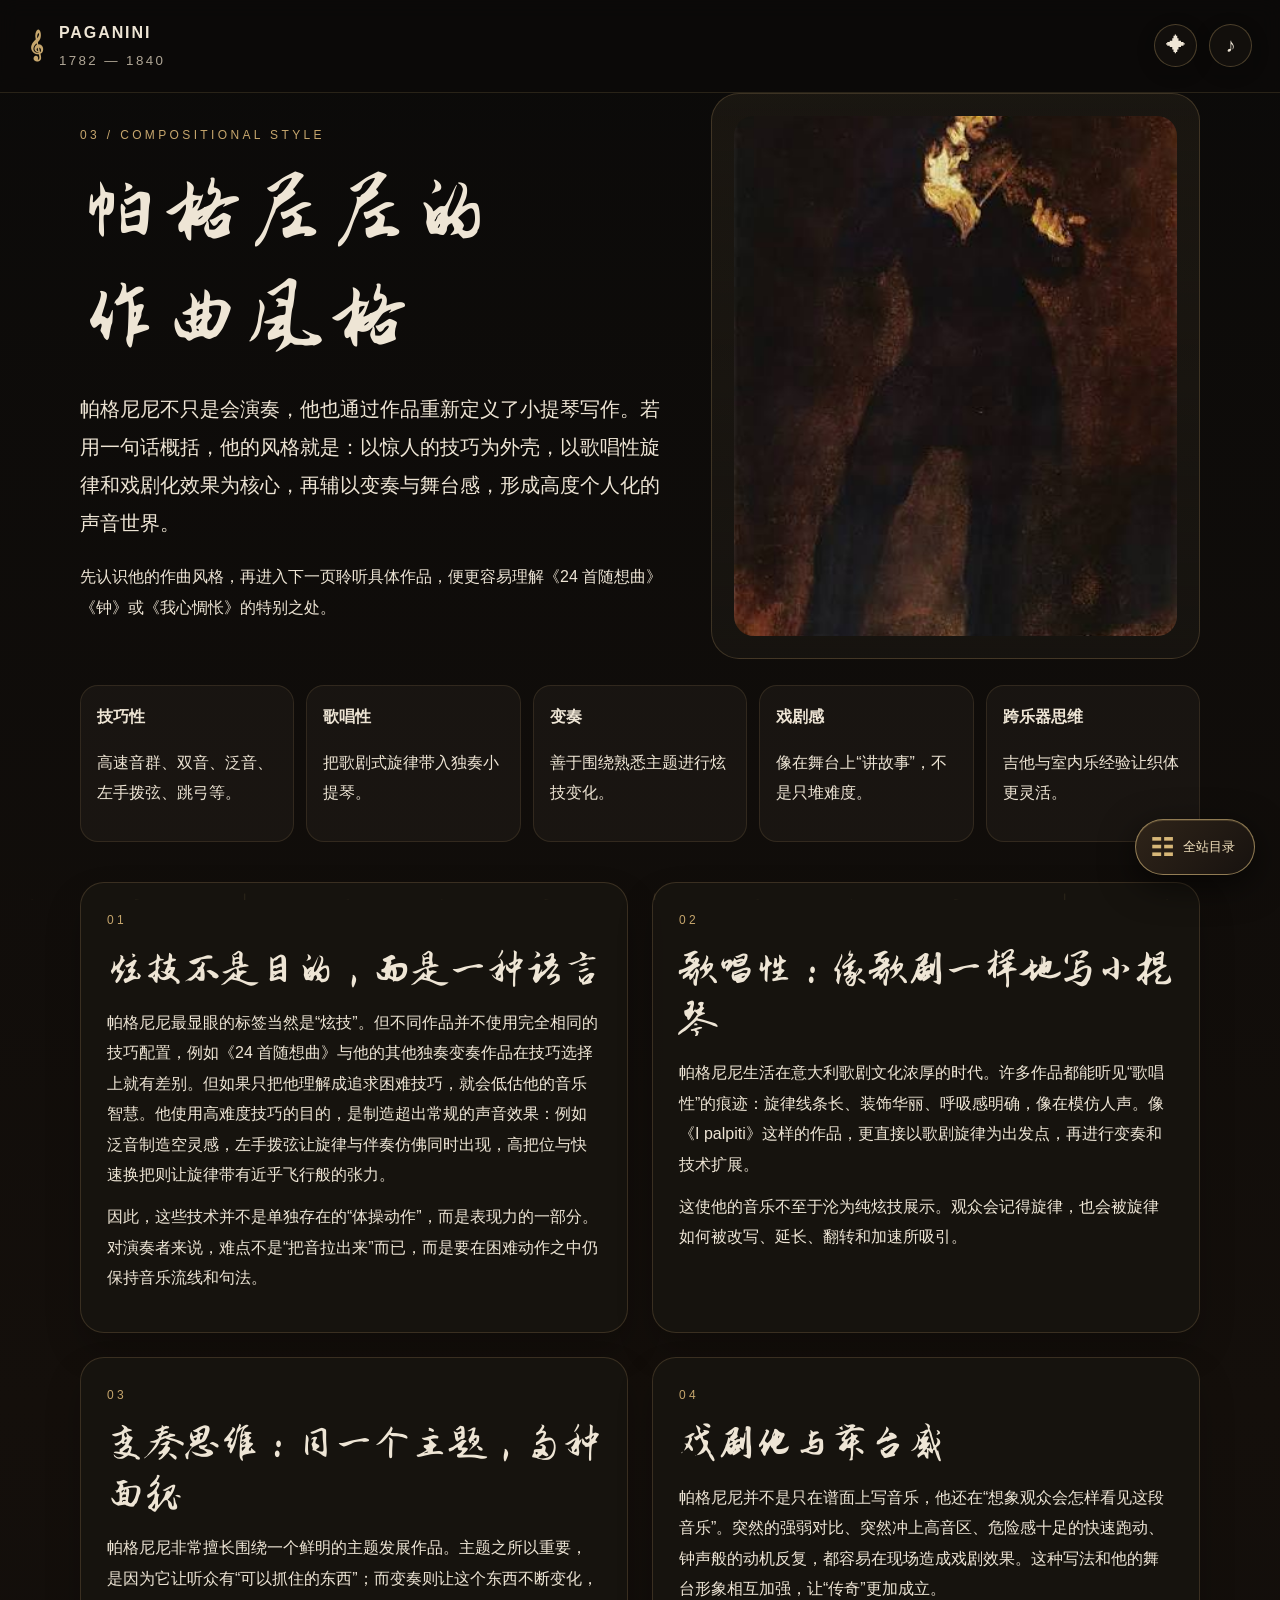
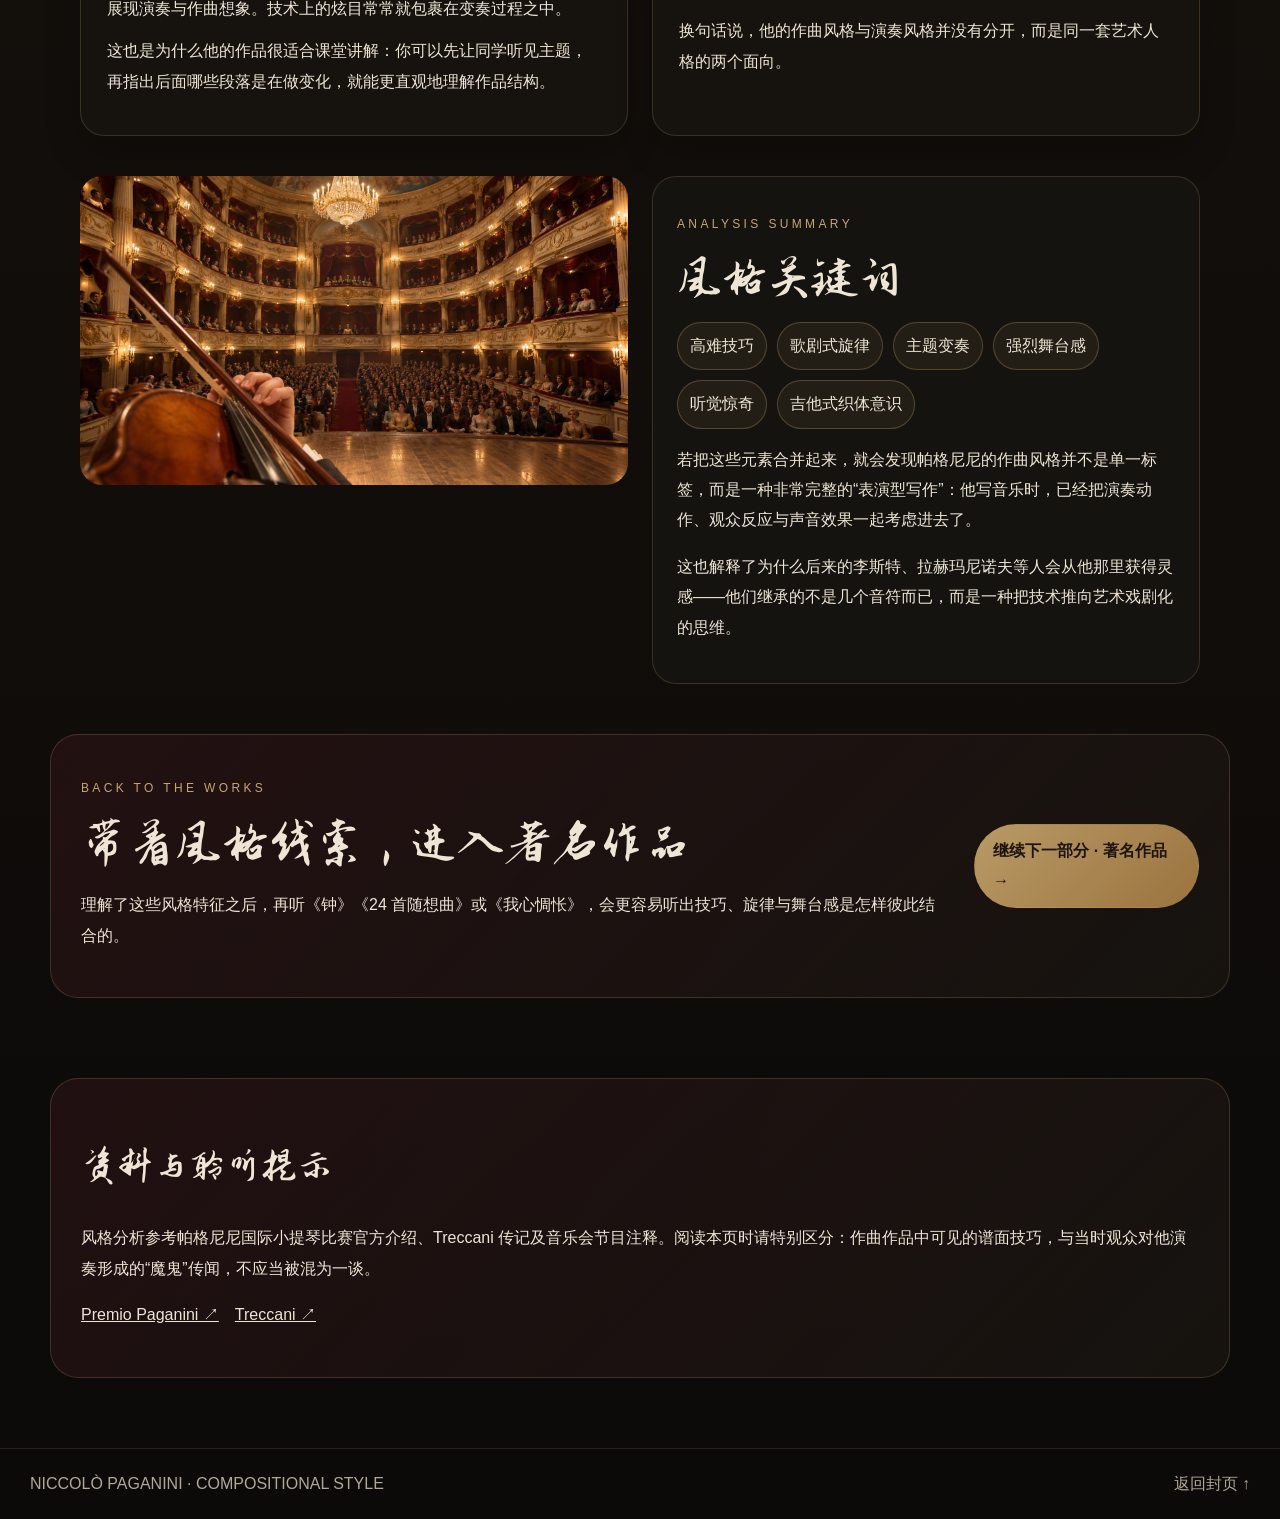
<file: music/style.html>
<!doctype html>
<html lang="zh-CN">
<head>
  <meta charset="utf-8">
  <meta name="viewport" content="width=device-width,initial-scale=1">
  <title>帕格尼尼的作曲风格｜帕格尼尼</title>
  <meta name="description" content="分析帕格尼尼的作曲风格：炫技、歌唱性、变奏、戏剧化与吉他书写。">
  <link rel="preconnect" href="https://fonts.googleapis.com">
  <link rel="preconnect" href="https://fonts.gstatic.com" crossorigin>
  <link href="https://fonts.googleapis.com/css2?family=Zhi+Mang+Xing&display=swap" rel="stylesheet">
  <style>
    @font-face {font-family:"Zhi Mang Xing";src:url("../assets/fonts/ZhiMangXing-Regular.ttf") format("truetype");font-display:swap}
    :root{--bg:#0b0a09;--panel:#171410;--paper:#ebdfc6;--ink:#302719;--gold:#c6a66d;--red:#7b2634;--text:#eee5d5;--muted:#b1a797;color-scheme:dark}
    *{box-sizing:border-box} body{margin:0;min-width:1024px;background:linear-gradient(180deg,#0b0a09,#140f0b 45%,#0b0a09);color:var(--text);font-family:"Microsoft YaHei","PingFang SC",sans-serif;line-height:1.9}
    a{color:inherit;text-decoration:none} img{display:block;max-width:100%}
    .site-header{position:sticky;top:0;z-index:30;display:flex;justify-content:space-between;align-items:center;padding:18px 28px;background:rgba(11,10,9,.82);backdrop-filter:blur(10px);border-bottom:1px solid rgba(198,166,109,.16)}
    .wordmark{display:flex;gap:14px;align-items:center;font-weight:700;letter-spacing:.12em}.wordmark b{font-size:26px;color:var(--gold)}.wordmark small{display:block;color:var(--muted);font-weight:400;letter-spacing:.18em}
    .btn{display:inline-flex;gap:8px;align-items:center;padding:11px 18px;border-radius:999px;border:1px solid rgba(198,166,109,.35);background:rgba(235,223,198,.05)}
    .btn.primary{background:linear-gradient(135deg,rgba(198,166,109,.92),rgba(166,124,67,.92));color:#1c150d;border-color:transparent;font-weight:700}
    .hero{padding:90px 48px 54px;display:grid;grid-template-columns:1.1fr .9fr;gap:34px;align-items:center}
    h1,h2,h3{font-family:"Zhi Mang Xing","KaiTi",cursive;font-weight:400;line-height:1.2}.hero h1{font-size:88px;margin:10px 0 20px;letter-spacing:4px}.eyebrow{font-size:12px;letter-spacing:.28em;text-transform:uppercase;color:var(--gold)}.intro{font-size:20px}
    .hero-figure{padding:22px;border-radius:28px;background:linear-gradient(180deg,rgba(198,166,109,.08),rgba(23,20,16,.95));border:1px solid rgba(198,166,109,.22)}.hero-figure img{border-radius:20px;max-height:520px;object-fit:cover;width:100%}
    .wrap{max-width:1180px;margin:0 auto;padding:0 30px}
    .feature-grid{display:grid;grid-template-columns:repeat(2,1fr);gap:24px;margin:0 auto 34px}
    .feature{padding:26px;border-radius:24px;background:rgba(23,20,16,.92);border:1px solid rgba(198,166,109,.2);box-shadow:0 18px 36px rgba(0,0,0,.2)}
    .feature h2{font-size:42px;margin:6px 0 14px}.feature p{margin:0 0 12px}
    .timeline-strip{display:grid;grid-template-columns:repeat(5,1fr);gap:12px;margin:26px 0 40px}.timeline-strip div{padding:16px;border-radius:18px;background:rgba(235,223,198,.04);border:1px solid rgba(198,166,109,.14)}
    .sample-panel{display:grid;grid-template-columns:1fr 1fr;gap:24px;align-items:start;margin:40px auto}.sample-panel img{width:100%;border-radius:22px}.sample-panel .box{padding:24px;border-radius:24px;background:rgba(23,20,16,.9);border:1px solid rgba(198,166,109,.2)}
    .chip-row{display:flex;flex-wrap:wrap;gap:10px;margin-top:12px}.chip{padding:8px 12px;border:1px solid rgba(198,166,109,.3);border-radius:999px;background:rgba(198,166,109,.08)}
    .cta{padding:10px 0 70px}.cta-inner{padding:30px;border-radius:28px;background:linear-gradient(135deg,rgba(123,38,52,.18),rgba(23,20,16,.95));border:1px solid rgba(198,166,109,.22);display:flex;justify-content:space-between;gap:24px;align-items:center}
    .site-footer{padding:20px 30px;border-top:1px solid rgba(198,166,109,.14);display:flex;justify-content:space-between;color:var(--muted)}
  
  .story-interlude,.style-break{position:relative;margin:40px auto;padding:26px 32px;border-left:3px solid rgba(229,197,138,.8);border-radius:0 22px 22px 0;background:linear-gradient(115deg,rgba(198,166,109,.11),rgba(23,20,16,.8));overflow:hidden}
  .story-interlude::before,.style-break::before{content:'𝄞';position:absolute;right:10px;top:-35px;font:180px Georgia,serif;opacity:.07;pointer-events:none;color:#f2d5a3}
  .story-interlude h3,.style-break h3{margin:0 0 12px;font:400 40px/1.3 'Zhi Mang Xing','KaiTi',serif;color:#ead4ae}
  .story-interlude p,.style-break p{max-width:82ch}
  .story-interlude .btn,.style-break .btn{margin-top:8px}
 


/* ===== 全站精修：动态转场、章节漫游与响应式 ===== */
:root{--cinema-gold:#e5c58a;--cinema-ink:#130e0b}
html{scroll-padding-top:92px}
button,a{transition:filter .24s ease,box-shadow .24s ease,transform .24s ease}
a:hover,button:not(:disabled):hover{filter:brightness(1.12)}
section[id]{scroll-margin-top:98px}
.immersive-skip{position:absolute;left:-10000px;top:auto;width:1px;height:1px;overflow:hidden}
.immersive-skip:focus{left:16px;top:12px;width:auto;height:auto;z-index:100000;padding:10px;background:#fff;color:#000}
.cinema-portal{position:fixed;inset:0;z-index:100000;display:grid;place-items:center;pointer-events:none;opacity:0;visibility:hidden;background:#0c0908;overflow:hidden;transition:opacity .27s ease,visibility .27s ease}
.cinema-portal.is-active{opacity:1;visibility:visible;pointer-events:all}
.cinema-portal .portal-blur{position:absolute;inset:-10%;background:radial-gradient(circle at center,rgba(198,166,109,.16),transparent 38%),linear-gradient(45deg,#100b08,#241811,#100b08);animation:cinemaMist 1.8s ease-in-out infinite alternate}
.cinema-portal .portal-symbol{position:absolute;font:400 clamp(110px,16vw,250px)/1 Georgia,serif;opacity:.22;color:var(--cinema-gold);filter:drop-shadow(0 0 26px rgba(198,166,109,.2));animation:cinemaSymbol .95s cubic-bezier(.1,.7,.3,1) both}
.cinema-portal .portal-sheet{position:absolute;width:min(700px,72vw);height:55vh;border-left:2px solid rgba(198,166,109,.3);border-right:2px solid rgba(198,166,109,.3);opacity:.17;background:repeating-linear-gradient(transparent 0,transparent 20px,rgba(240,214,164,.4) 21px,transparent 22px);transform:rotate(-7deg)}
.cinema-portal .portal-copy{position:relative;z-index:2;text-align:center;padding:36px;max-width:86vw}
.cinema-portal .portal-small{display:block;font:600 12px/2 sans-serif;color:#c8ad81;letter-spacing:.35em}
.cinema-portal .portal-title{font-family:'Zhi Mang Xing','KaiTi',serif;font-size:clamp(38px,5vw,82px);color:#f3e4c9;margin:6px 0 14px;line-height:1.25}
.cinema-portal .portal-subtitle{font-size:15px;color:#c1ad90;letter-spacing:.12em}
.cinema-portal[data-theme=stage] .portal-blur{background:radial-gradient(ellipse at center,rgba(208,163,79,.35),transparent 30%),linear-gradient(90deg,#370a16 0%,#130b0d 22%,#1a0e0d 50%,#130b0d 78%,#370a16 100%)}
.cinema-portal[data-theme=manuscript] .portal-blur{background:linear-gradient(130deg,#2e241b,#110e0b),repeating-linear-gradient(0deg,transparent 0 24px,rgba(235,206,139,.05) 25px 26px)}
.cinema-portal[data-theme=violin] .portal-blur{background:radial-gradient(ellipse at center,rgba(150,81,37,.32),transparent 33%),linear-gradient(140deg,#1d140d,#090809)}
.cinema-portal[data-theme=legacy] .portal-blur{background:radial-gradient(circle at 50% 40%,rgba(82,72,101,.37),transparent 42%),linear-gradient(135deg,#11121c,#090909)}
.cinema-portal[data-theme=instrument] .portal-blur{background:radial-gradient(circle at 50% 42%,rgba(152,106,43,.3),transparent 44%),linear-gradient(135deg,#2b2212,#080909)}
.cinema-portal[data-theme=reflect] .portal-blur{background:radial-gradient(circle at 50% 30%,rgba(134,48,51,.21),transparent 42%),linear-gradient(135deg,#1c1116,#090909)}
.cinema-portal[data-theme=score] .portal-sheet{opacity:.36;transform:rotate(-12deg)}
.cinema-portal[data-theme=manuscript] .portal-sheet{opacity:.26;transform:rotate(5deg)}
.cinema-portal[data-theme=legacy] .portal-symbol{animation:cinemaEcho 1s ease both}
@keyframes cinemaSymbol{from{transform:scale(.3) rotate(-30deg);opacity:0}to{transform:scale(1) rotate(0deg);opacity:.22}}
@keyframes cinemaEcho{from{transform:scale(2);opacity:0}to{transform:scale(1);opacity:.2}}
@keyframes cinemaMist{from{transform:scale(1)}to{transform:scale(1.06)}}
.cinema-progress{position:fixed;top:0;left:0;height:3px;width:0;z-index:2000;background:linear-gradient(90deg,#a56837,#e6c68b,#f5e1ba);pointer-events:none}
.scroll-reveal-extra{opacity:0;transform:translateY(34px);filter:blur(6px);transition:opacity .85s ease,transform .85s ease,filter .85s ease}
.scroll-reveal-extra.in-view{opacity:1;transform:none;filter:blur(0)}
.cinema-menu{position:fixed;right:18px;bottom:22px;z-index:65;background:rgba(20,15,11,.9);color:#eddcc2;border:1px solid rgba(208,171,110,.5);border-radius:999px;padding:10px 17px;font-size:13px;backdrop-filter:blur(9px);box-shadow:0 10px 36px rgba(0,0,0,.38)}
.cinema-menu:hover{transform:translateY(-2px);background:#2c2119}
.cinema-menu-panel{position:fixed;right:18px;bottom:72px;width:min(360px,calc(100vw - 36px));max-height:72vh;overflow:auto;z-index:66;background:rgba(18,14,11,.97);border:1px solid rgba(198,166,109,.4);border-radius:22px;padding:20px;box-shadow:0 24px 55px rgba(0,0,0,.5)}
.cinema-menu-panel[hidden]{display:none!important}
.cinema-menu-panel h3{margin:0 0 12px;font:400 30px/1.2 'Zhi Mang Xing','KaiTi',serif}
.cinema-menu-panel a{display:flex;align-items:center;justify-content:space-between;padding:11px 9px;border-bottom:1px solid rgba(198,166,109,.15);color:#eadbc2;text-decoration:none;font-size:14px}
.cinema-menu-panel a[aria-current=page]{color:#f5d29b;background:rgba(198,166,109,.08)}
.cinema-menu-panel a:hover{background:rgba(198,166,109,.13)}
.immersive-note{display:block;font-size:13px;color:#b7a590;margin-top:14px}
@media(max-width:950px){body{min-width:0!important}.wrap,.section{max-width:100%!important}.site-header{padding:12px 18px!important}.chapter-hero h1,.hero h1{font-size:clamp(40px,8vw,70px)!important}.period,.period:nth-child(even),.hero,.sample-panel,.scene-grid,.feature-grid{grid-template-columns:1fr!important}.period:nth-child(even) .photo{order:0!important}.period:nth-child(even) .copy{order:1!important}.chapter-hero{overflow:hidden}.gallery{grid-template-columns:repeat(2,minmax(0,1fr))}.rg-canvas{height:300px}.cover-copy{max-width:100%}}
@media(max-width:600px){.section{padding-inline:18px!important}.hero{padding:54px 20px!important}.hero h1{font-size:44px!important}.timeline{padding:0 16px}.period{padding:18px}.portal-grid{grid-template-columns:1fr}.rg-header{display:block}.rg-keys button{min-height:56px}.cinema-menu{bottom:12px;right:12px}.site-header .header-actions{gap:3px}.cover h1{font-size:clamp(48px,12vw,70px)!important}.cover-bottom{display:block!important}.cover-portrait{opacity:.6!important}}
@media(prefers-reduced-motion:reduce){.cinema-portal .portal-blur,.cinema-portal .portal-symbol{animation:none!important}.scroll-reveal-extra{opacity:1!important;transform:none!important;filter:none!important}}


/* 作曲风格页补齐与其他章节一致的右上控制器、鼠标音符特效 */
.header-actions{display:flex;gap:12px;align-items:center;justify-content:flex-end}
.header-actions button{display:grid;place-items:center;cursor:pointer;background:rgba(23,20,16,.66);color:#eee5d5;border:1px solid rgba(198,166,109,.32);box-shadow:0 5px 18px rgba(0,0,0,.22);transition:transform .25s ease,border-color .25s ease,background .25s ease}
.header-actions button:hover{border-color:rgba(198,166,109,.75);background:rgba(198,166,109,.15);transform:translateY(-2px)}
.header-actions button[aria-pressed="true"]{background:rgba(198,166,109,.25);color:#e9c27e}
.header-actions .icon-button{width:43px;height:43px;border-radius:50%;font-size:20px}
.header-actions .journey-toggle{min-width:43px;height:43px;border-radius:50%;font-size:23px;line-height:1}
.note-field{position:fixed;inset:0;z-index:3;pointer-events:none;overflow:hidden}
.note-field .floating-note{position:absolute;bottom:-30px;color:rgba(198,166,109,.1);font-size:26px;animation:styleNoteRise 20s linear infinite;user-select:none}
@keyframes styleNoteRise{0%{transform:translateY(0) rotate(-18deg);opacity:0}15%{opacity:.65}85%{opacity:.55}100%{transform:translateY(-110vh) rotate(20deg);opacity:0}}
.cursor-dot{position:fixed;z-index:55;left:-50px;top:-50px;width:13px;height:13px;border:1px solid rgba(236,208,149,.85);border-radius:50%;transform:translate(-50%,-50%);pointer-events:none;box-shadow:0 0 15px rgba(236,208,149,.22);transition:opacity .2s ease}
.cursor-note{position:fixed;z-index:56;pointer-events:none;color:#e4c58d;animation:styleCursorNote .85s ease-out forwards;text-shadow:0 0 10px rgba(198,166,109,.35);user-select:none}
@keyframes styleCursorNote{0%{transform:translate(-50%,-50%) scale(.75);opacity:0}25%{opacity:.9}100%{transform:translate(-50%,-105%) scale(1.3) rotate(20deg);opacity:0}}
.less-motion .floating-note,.less-motion .cursor-note{animation:none!important;display:none!important}
.less-motion .scroll-reveal-extra,.less-motion .cinema-portal *{animation:none!important;transition:none!important;filter:none!important;transform:none!important;opacity:1!important}
.less-motion .cursor-dot{display:none}
@media(prefers-reduced-motion:reduce){.note-field,.cursor-dot,.cursor-note{display:none!important}}
@media(max-width:650px){.header-actions{gap:6px}.header-actions .icon-button,.header-actions .journey-toggle{width:38px;height:38px;min-width:38px}}

</style>

<link rel="stylesheet" href="../assets/css/theatre-shell.css">
</head>
<body data-page="style" data-enter="score">
  <header class="site-header">
    <a class="wordmark" href="../index.html"><b>𝄞</b><span>PAGANINI <small>1782 — 1840</small></span></a>
    <div class="header-actions" aria-label="页面控制">
      <button class="icon-button" type="button" data-motion-toggle title="减少动态效果" aria-label="减少动态效果" aria-pressed="false">✦</button>
      <button class="icon-button" type="button" data-mute-toggle title="静音" aria-label="静音" aria-pressed="false">♪</button>
    </div>
  </header>
  <div class="note-field" aria-hidden="true"></div><div class="cursor-dot" aria-hidden="true"></div>
  <main id="main">
    <section class="hero wrap">
      <div>
        <p class="eyebrow">03 / COMPOSITIONAL STYLE</p>
        <h1>帕格尼尼的<br>作曲风格</h1>
        <p class="intro">帕格尼尼不只是会演奏，他也通过作品重新定义了小提琴写作。若用一句话概括，他的风格就是：以惊人的技巧为外壳，以歌唱性旋律和戏剧化效果为核心，再辅以变奏与舞台感，形成高度个人化的声音世界。</p>
        <p>先认识他的作曲风格，再进入下一页聆听具体作品，便更容易理解《24 首随想曲》《钟》或《我心惆怅》的特别之处。</p>
      </div>
      <div class="hero-figure"><img src="../assets/images/paganini-dark.jpg" alt="帕格尼尼暗色肖像"></div>
    </section>

    <section class="wrap">
      <div class="timeline-strip">
        <div><strong>技巧性</strong><p>高速音群、双音、泛音、左手拨弦、跳弓等。</p></div>
        <div><strong>歌唱性</strong><p>把歌剧式旋律带入独奏小提琴。</p></div>
        <div><strong>变奏</strong><p>善于围绕熟悉主题进行炫技变化。</p></div>
        <div><strong>戏剧感</strong><p>像在舞台上“讲故事”，不是只堆难度。</p></div>
        <div><strong>跨乐器思维</strong><p>吉他与室内乐经验让织体更灵活。</p></div>
      </div>
    </section>

    <section class="wrap feature-grid">
      <article class="feature">
        <p class="eyebrow">01</p>
        <h2>炫技不是目的，而是一种语言</h2>
        <p>帕格尼尼最显眼的标签当然是“炫技”。但不同作品并不使用完全相同的技巧配置，例如《24 首随想曲》与他的其他独奏变奏作品在技巧选择上就有差别。但如果只把他理解成追求困难技巧，就会低估他的音乐智慧。他使用高难度技巧的目的，是制造超出常规的声音效果：例如泛音制造空灵感，左手拨弦让旋律与伴奏仿佛同时出现，高把位与快速换把则让旋律带有近乎飞行般的张力。</p>
        <p>因此，这些技术并不是单独存在的“体操动作”，而是表现力的一部分。对演奏者来说，难点不是“把音拉出来”而已，而是要在困难动作之中仍保持音乐流线和句法。</p>
      </article>
      <article class="feature">
        <p class="eyebrow">02</p>
        <h2>歌唱性：像歌剧一样地写小提琴</h2>
        <p>帕格尼尼生活在意大利歌剧文化浓厚的时代。许多作品都能听见“歌唱性”的痕迹：旋律线条长、装饰华丽、呼吸感明确，像在模仿人声。像《I palpiti》这样的作品，更直接以歌剧旋律为出发点，再进行变奏和技术扩展。</p>
        <p>这使他的音乐不至于沦为纯炫技展示。观众会记得旋律，也会被旋律如何被改写、延长、翻转和加速所吸引。</p>
      </article>
      <article class="feature">
        <p class="eyebrow">03</p>
        <h2>变奏思维：同一个主题，多种面貌</h2>
        <p>帕格尼尼非常擅长围绕一个鲜明的主题发展作品。主题之所以重要，是因为它让听众有“可以抓住的东西”；而变奏则让这个东西不断变化，展现演奏与作曲想象。技术上的炫目常常就包裹在变奏过程之中。</p>
        <p>这也是为什么他的作品很适合课堂讲解：你可以先让同学听见主题，再指出后面哪些段落是在做变化，就能更直观地理解作品结构。</p>
      </article>
      <article class="feature">
        <p class="eyebrow">04</p>
        <h2>戏剧化与舞台感</h2>
        <p>帕格尼尼并不是只在谱面上写音乐，他还在“想象观众会怎样看见这段音乐”。突然的强弱对比、突然冲上高音区、危险感十足的快速跑动、钟声般的动机反复，都容易在现场造成戏剧效果。这种写法和他的舞台形象相互加强，让“传奇”更加成立。</p>
        <p>换句话说，他的作曲风格与演奏风格并没有分开，而是同一套艺术人格的两个面向。</p>
      </article>
    </section>

    <section class="wrap sample-panel">
      <img src="../assets/images/life/scene05.055.png" alt="舞台演奏示意图">
      <div class="box">
        <p class="eyebrow">ANALYSIS SUMMARY</p>
        <h2 style="font-size:50px;margin:10px 0 14px">风格关键词</h2>
        <div class="chip-row">
          <span class="chip">高难技巧</span>
          <span class="chip">歌剧式旋律</span>
          <span class="chip">主题变奏</span>
          <span class="chip">强烈舞台感</span>
          <span class="chip">听觉惊奇</span>
          <span class="chip">吉他式织体意识</span>
        </div>
        <p style="margin-top:16px">若把这些元素合并起来，就会发现帕格尼尼的作曲风格并不是单一标签，而是一种非常完整的“表演型写作”：他写音乐时，已经把演奏动作、观众反应与声音效果一起考虑进去了。</p>
        <p>这也解释了为什么后来的李斯特、拉赫玛尼诺夫等人会从他那里获得灵感——他们继承的不是几个音符而已，而是一种把技术推向艺术戏剧化的思维。</p>
      </div>
    </section>

    <section class="wrap cta">
      <div class="cta-inner">
        <div>
          <p class="eyebrow">BACK TO THE WORKS</p>
          <h2 style="font-size:52px;margin:8px 0 10px">带着风格线索，进入著名作品</h2>
          <p>理解了这些风格特征之后，再听《钟》《24 首随想曲》或《我心惆怅》，会更容易听出技巧、旋律与舞台感是怎样彼此结合的。</p>
        </div>
        <a class="btn primary" href="works.html">继续下一部分 · 著名作品 →</a>
      </div>
    </section>
  <section class="wrap cta"><div class="cta-inner"><div><h2 style="font-size:40px">资料与聆听提示</h2><p>风格分析参考帕格尼尼国际小提琴比赛官方介绍、Treccani 传记及音乐会节目注释。阅读本页时请特别区分：作曲作品中可见的谱面技巧，与当时观众对他演奏形成的“魔鬼”传闻，不应当被混为一谈。</p><p><a href="https://www.premiopaganini.it/history/niccolo-paganini" target="_blank" rel="noopener noreferrer"><u>Premio Paganini ↗</u></a>　<a href="https://www.treccani.it/enciclopedia/niccolo-paganini_%28Dizionario-Biografico%29/" target="_blank" rel="noopener noreferrer"><u>Treccani ↗</u></a></p></div></div></section>
</main>
  <footer class="site-footer"><span>NICCOLÒ PAGANINI · COMPOSITIONAL STYLE</span><a href="../index.html">返回封页 ↑</a></footer>



<script id="style-ambient-controls">
(() => {
  'use strict';
  const motion=document.querySelector('[data-motion-toggle]');
  const mute=document.querySelector('[data-mute-toggle]');
  const menuBtn=document.querySelector('[data-style-menu]');
  const menu=document.getElementById('cinema-menu-panel');
  const floating=document.querySelector('.note-field');
  const cursor=document.querySelector('.cursor-dot');
  let reduced=false,lastTrail=0;
  for(let i=0;i<12;i++){
    const note=document.createElement('span');note.className='floating-note';note.setAttribute('aria-hidden','true');note.textContent=['♪','♫','♩','♬'][i%4];note.style.left=(i*8+2)+'%';note.style.animationDelay=-(i*2.5)+'s';note.style.animationDuration=(16+(i%4)*3)+'s';floating.appendChild(note);
  }
  motion?.addEventListener('click',()=>{
    reduced=!reduced;document.documentElement.classList.toggle('less-motion',reduced);motion.setAttribute('aria-pressed',String(reduced));
    motion.setAttribute('aria-label',reduced?'恢复动态效果':'减少动态效果');
  });
  mute?.addEventListener('click',()=>{
    const isMuted=mute.getAttribute('aria-pressed')==='true';mute.setAttribute('aria-pressed',String(!isMuted));
    mute.setAttribute('aria-label',isMuted?'静音':'取消静音');mute.textContent=isMuted?'♪':'♪̸';
    document.querySelectorAll('audio,video').forEach(media=>media.muted=!isMuted);
  });
  menuBtn?.addEventListener('click',e=>{
    e.stopPropagation();if(!menu)return;menu.hidden=!menu.hidden;menuBtn.setAttribute('aria-expanded',String(!menu.hidden));
    const bottomButton=document.querySelector('.cinema-menu');if(bottomButton)bottomButton.setAttribute('aria-expanded',String(!menu.hidden));
  });
  document.addEventListener('keydown',e=>{if(e.key==='Escape')menuBtn?.setAttribute('aria-expanded','false')});
  document.addEventListener('pointermove',e=>{
    if(e.pointerType==='touch'||reduced)return;
    if(cursor){cursor.style.left=e.clientX+'px';cursor.style.top=e.clientY+'px'}
    if(e.timeStamp-lastTrail>110){createNote(e.clientX,e.clientY,false);lastTrail=e.timeStamp}
  },{passive:true});
  document.addEventListener('pointerdown',e=>{if(!reduced)createNote(e.clientX,e.clientY,true)},{passive:true});
  function createNote(x,y,click){if(document.querySelectorAll('.cursor-note').length>20)return;
    const note=document.createElement('span');note.className='cursor-note';note.setAttribute('aria-hidden','true');note.textContent=click?'♫':'♪';note.style.left=x+'px';note.style.top=y+'px';note.style.fontSize=click?'26px':'16px';document.body.appendChild(note);setTimeout(()=>note.remove(),870);
  }
})();
</script>
<script src="../assets/js/floating-directory.js"></script>

<script src="../assets/js/theatre-shell.js"></script>
</body>
</html>
</file>
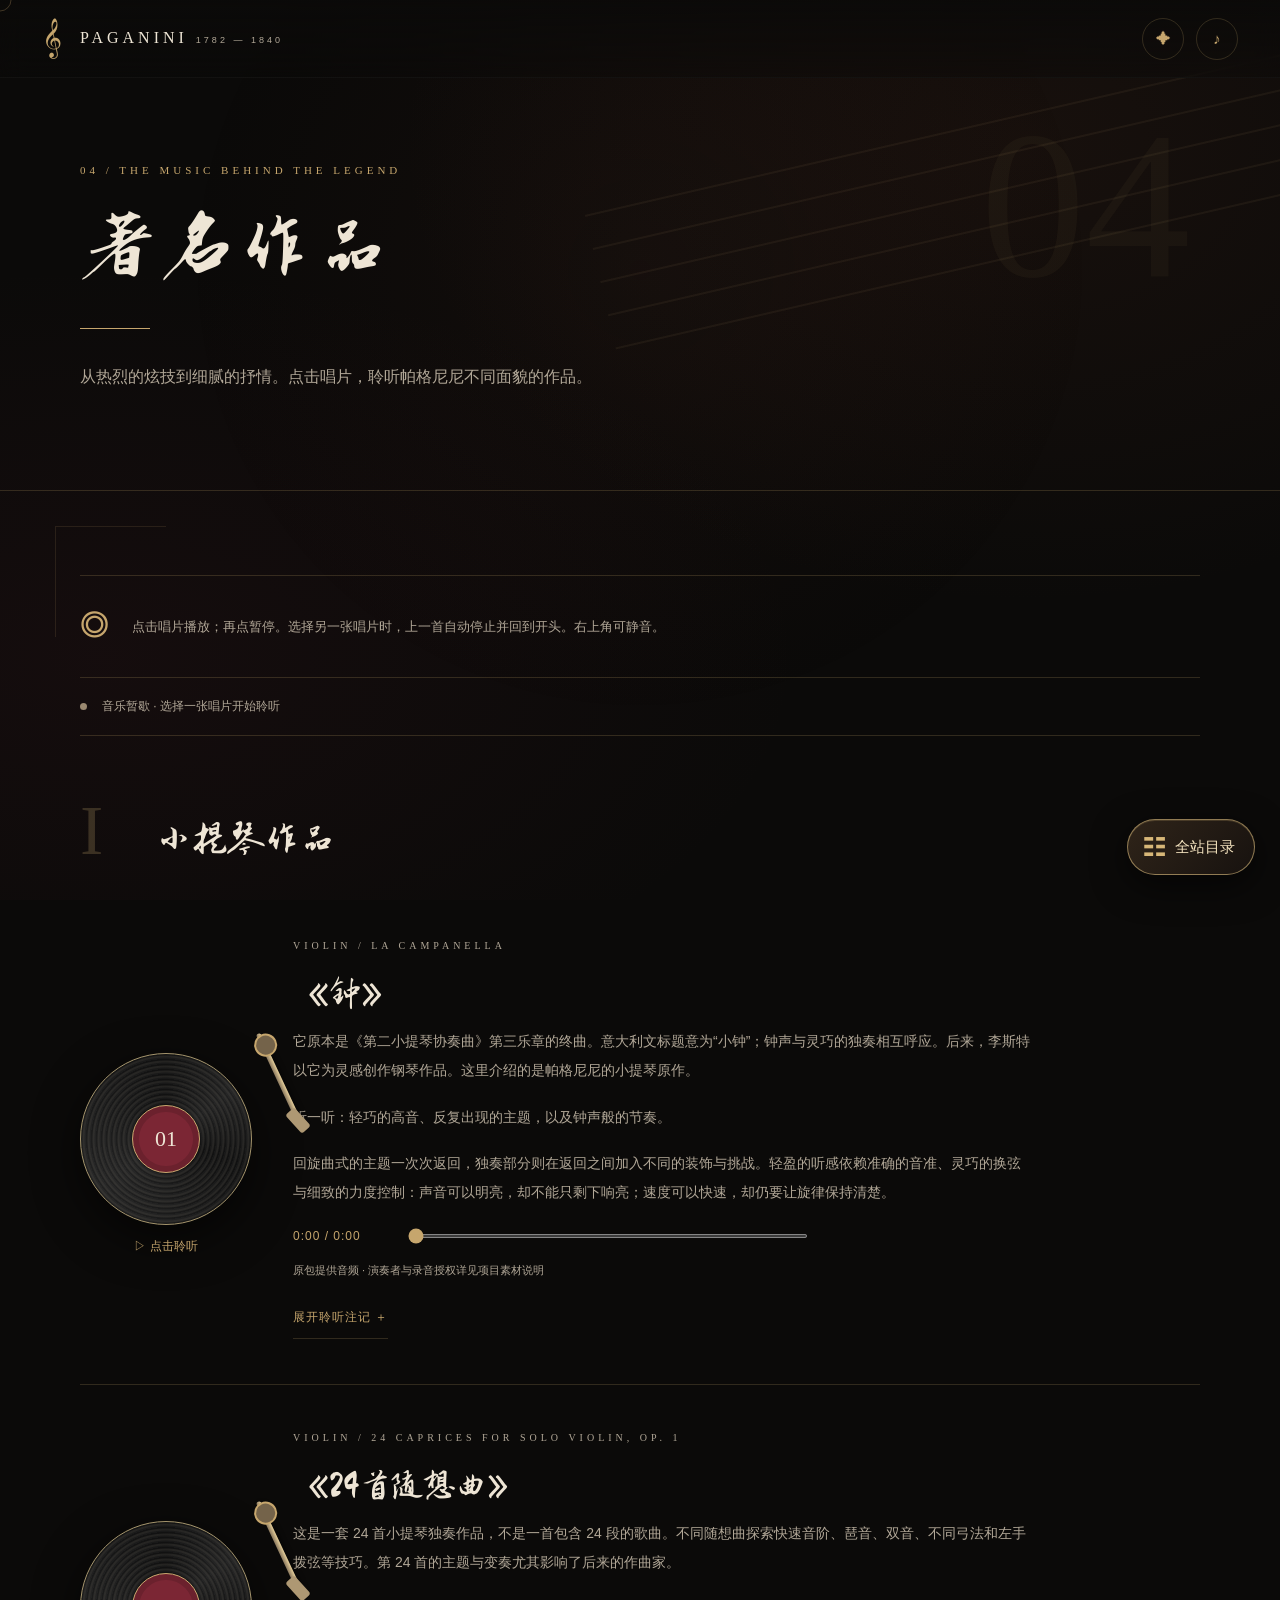
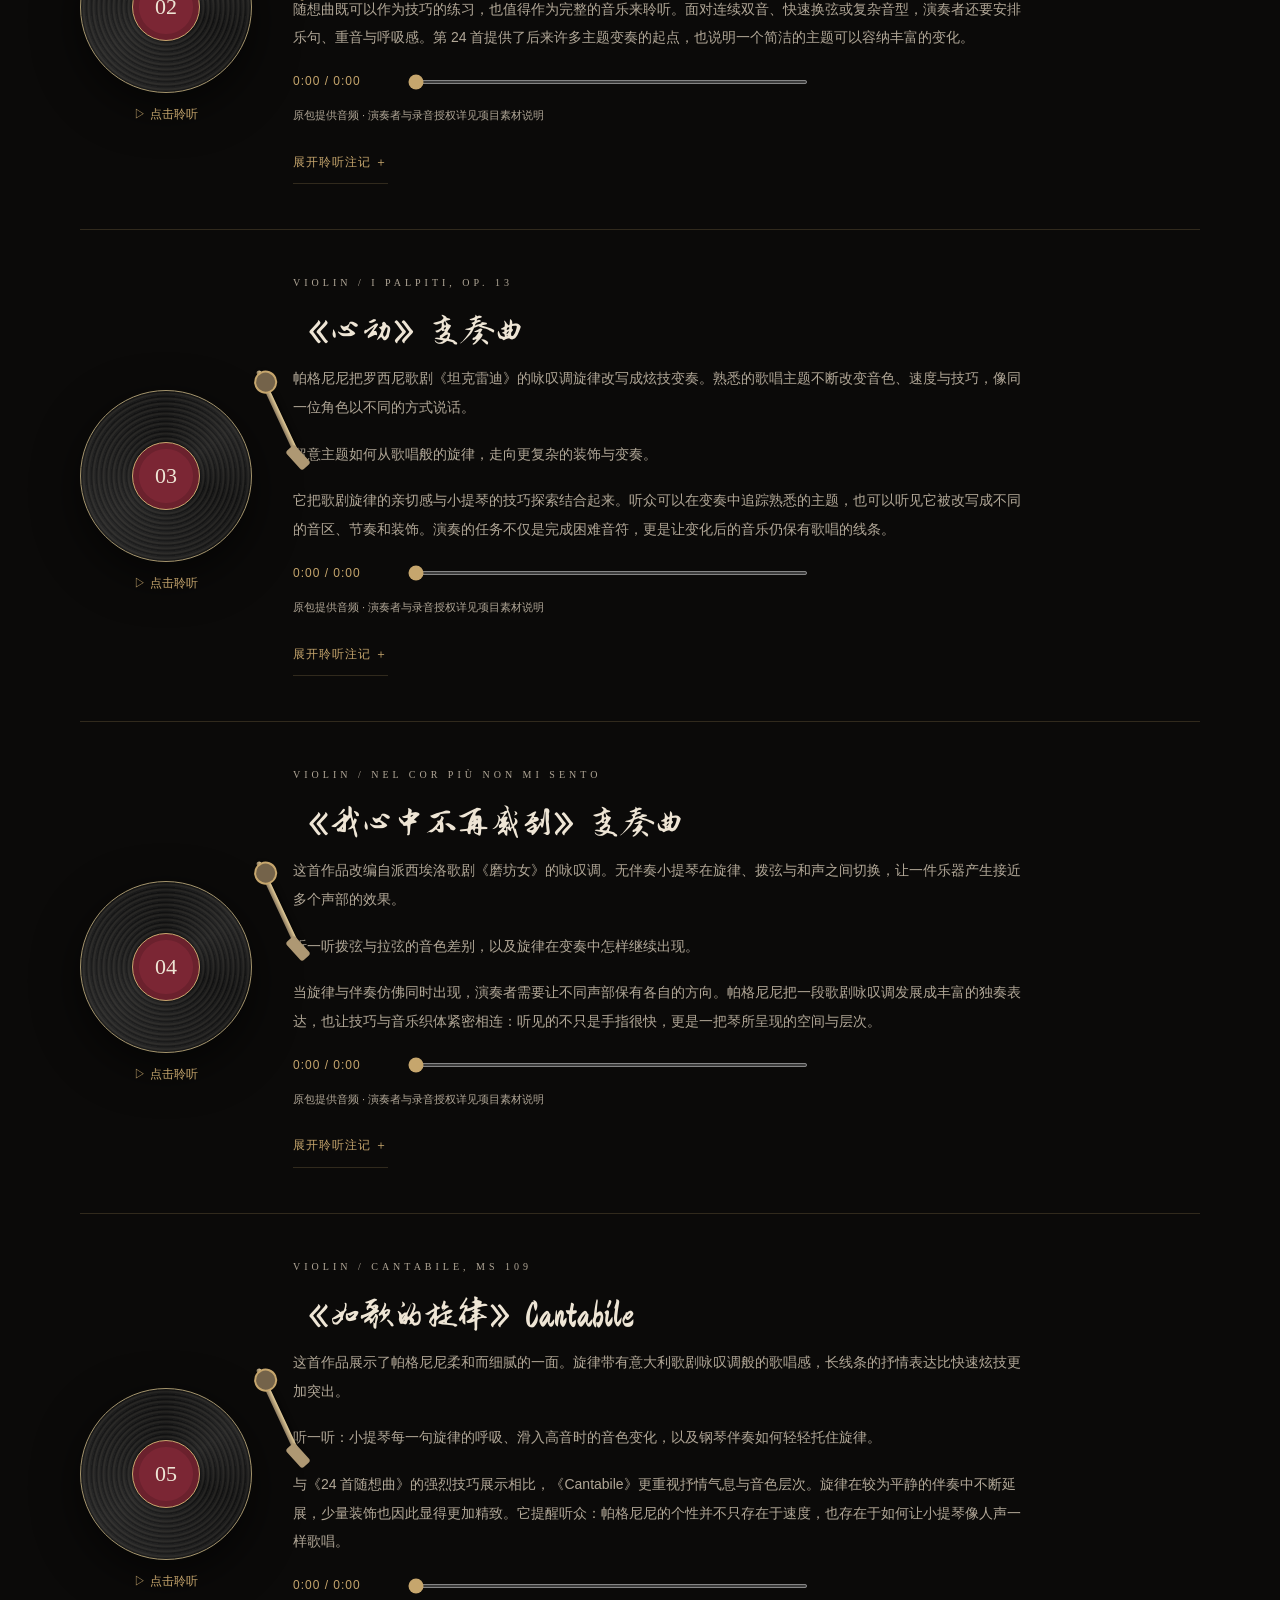
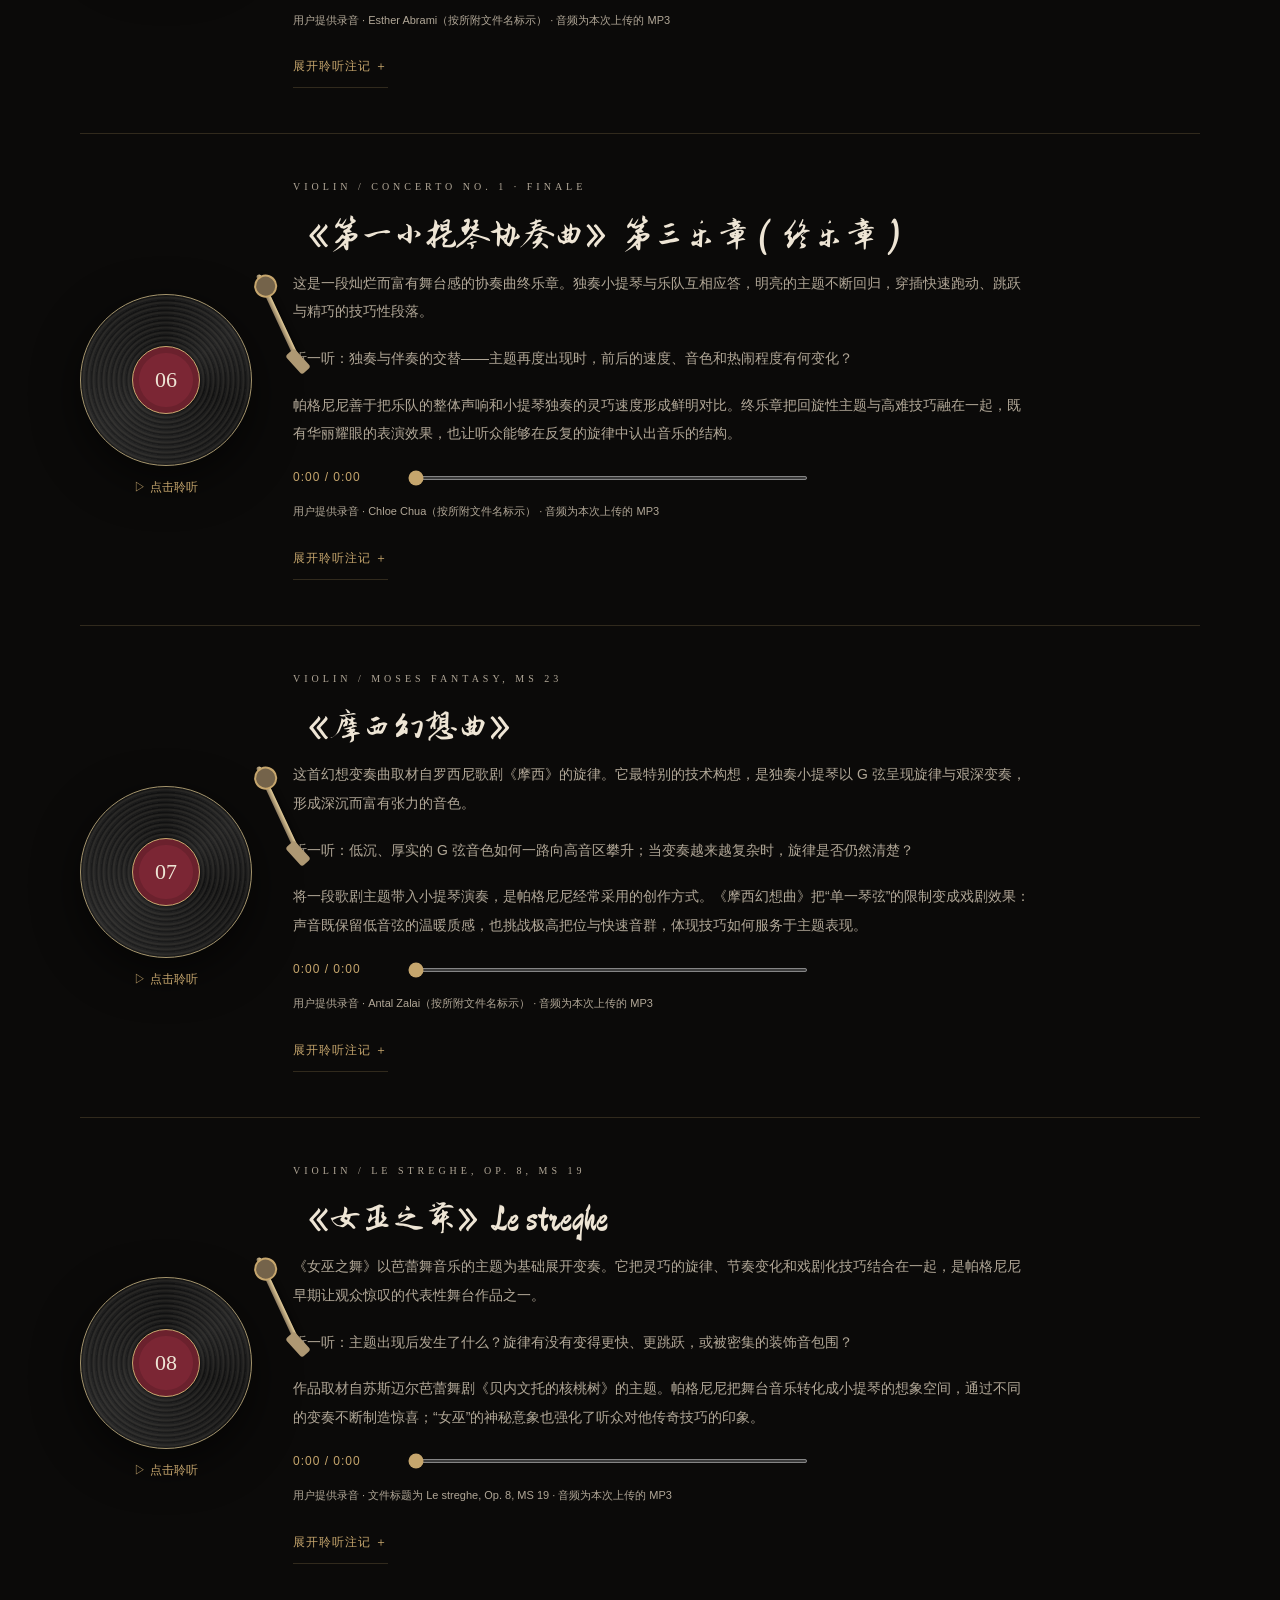
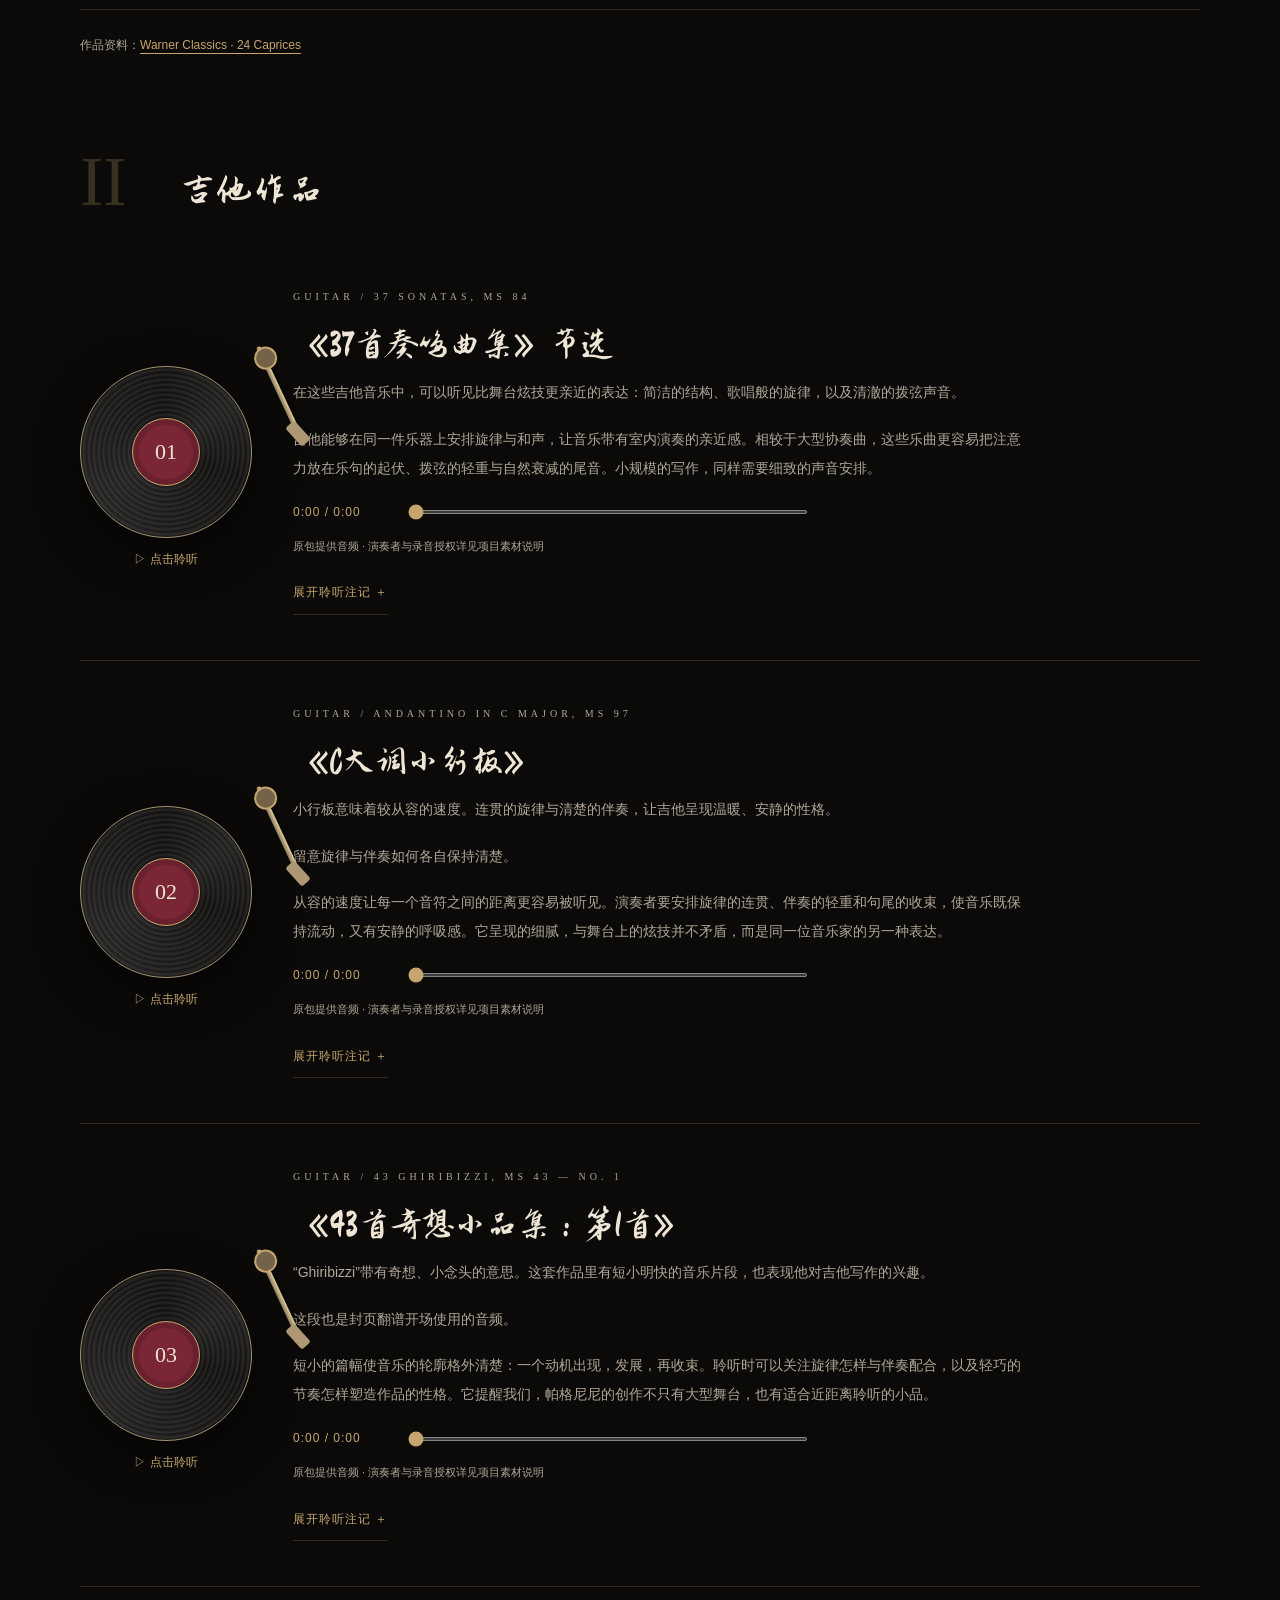
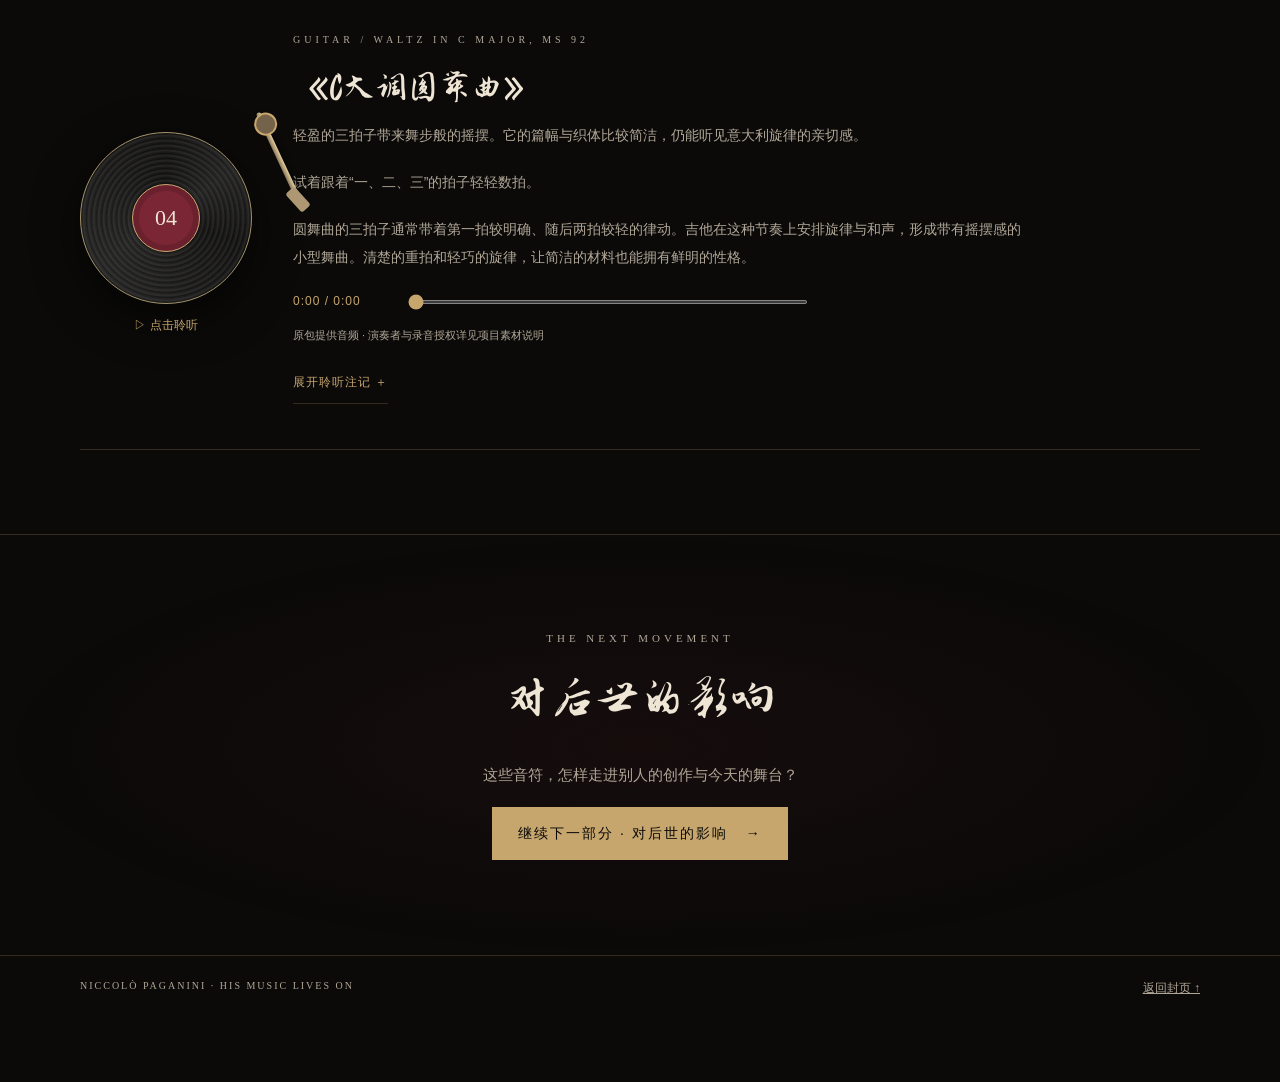
<file: music/works.html>
<!doctype html>
<html lang="zh-CN">
  <head>
    <meta charset="utf-8">
    <meta name="viewport" content="width=device-width,initial-scale=1">
    <title>著名作品｜帕格尼尼</title>
    <meta name="description" content="化身帕格尼尼，以第一视角走过他的人生，聆听作品，并体验曼陀林、小提琴与吉他。">
    <link rel="preconnect" href="https://fonts.googleapis.com">
    <link rel="preconnect" href="https://fonts.gstatic.com" crossorigin>
    <link
      href="https://fonts.googleapis.com/css2?family=Zhi+Mang+Xing&display=swap"
      rel="stylesheet"
    >
    <style>
      /* 所有页面共用：古典剧场、旧乐谱与暗金色。电脑设计宽度 ≥ 1024px。 */
      @font-face {
        font-family:"Zhi Mang Xing";
        src:url("../assets/fonts/ZhiMangXing-Regular.ttf") format("truetype");
        font-display:swap
      }

      :root {
        --bg:#0b0a09;
        --panel:#171410;
        --paper:#ebdfc6;
        --ink:#302719;
        --gold:#c6a66d;
        --red:#7b2634;
        --text:#eee5d5;
        --muted:#b1a797;
        --line:#c6a66d35;
        --pointer-x:50%;
        --pointer-y:30%;
        color-scheme:dark
      }

      * {
        box-sizing:border-box
      }

      html {
        scroll-behavior:smooth;
        scroll-padding-top:90px
      }

      body {
        margin:0;
        min-width:1024px;
        background:var(--bg);
        color:var(--text);
        font-family:"Microsoft YaHei","PingFang SC",sans-serif;
        font-size:15px;
        line-height:1.95
      }

      body::before {
        content:"";
        position:fixed;
        inset:0;
        z-index:-1;
        background:radial-gradient(ellipse at var(--pointer-x) var(--pointer-y),#65322616,transparent 50%);
        pointer-events:none
      }

      button,input,select {
        font:inherit
      }

      button,a,input,select {
        touch-action:manipulation
      }

      a {
        color:inherit
      }

      button {
        color:inherit;
        background:none;
        cursor:pointer
      }

      button:disabled {
        cursor:default;
        opacity:.55
      }

      a,button,input,select {
        outline-offset:6px
      }

      a:focus-visible,button:focus-visible,input:focus-visible,select:focus-visible {
        outline:2px solid var(--gold)
      }

      [hidden] {
        display:none!important
      }

      img {
        display:block;
        max-width:100%
      }

      h1,h2,.chapter-title {
        font-family:"Zhi Mang Xing", "KaiTi", "STKaiti", "DFKai-SB",cursive;
        font-weight:400;
        line-height:1.2
      }

      h1 {
        font-size:82px;
        letter-spacing:5px;
        margin:18px 0 26px
      }

      h2 {
        font-size:48px;
        margin:12px 0 24px
      }

      h3 {
        font-size:22px;
        font-weight:500;
        line-height:1.6
      }

      p {
        margin:0 0 18px
      }

      .eyebrow {
        font:11px/1.6 Georgia,serif;
        letter-spacing:4px;
        color:var(--gold);
        text-transform:uppercase
      }

      .small {
        font-size:12px;
        color:var(--muted)
      }

      .gold {
        color:var(--gold)
      }

      .muted {
        color:var(--muted)
      }

      .wrap {
        width:1120px;
        max-width:calc(100% - 112px);
        margin:auto
      }

      .skip {
        position:fixed;
        top:-90px;
        left:30px;
        z-index:200;
        background:var(--paper);
        color:var(--ink);
        padding:12px
      }

      .skip:focus {
        top:20px
      }

      .site-header {
        height:78px;
        position:fixed;
        inset:0 0 auto;
        z-index:50;
        padding:0 42px;
        display:flex;
        align-items:center;
        justify-content:space-between;
        background:linear-gradient(#0b0a09ee,#0b0a0966);
        backdrop-filter:blur(12px);
        border-bottom:1px solid #ffffff08
      }

      .wordmark {
        text-decoration:none;
        display:flex;

        gap:14px;
        align-items:center;
        letter-spacing:4px;
        font:16px Georgia,serif
      }

      .wordmark b {
        font-size:34px;
        color:var(--gold);
        font-weight:400
      }

      .wordmark small {
        font:9px/1.5 Arial,sans-serif;
        letter-spacing:3px;
        color:var(--muted)
      }

      .header-actions {
        display:flex;
        gap:12px;
        align-items:center
      }

      .icon-button,.journey-toggle {
        border:1px solid var(--line);
        border-radius:50%;
        width:42px;
        height:42px;
        display:grid;
        place-items:center;
        line-height:1;
        color:var(--gold);
        transition:background .2s
      }

      .icon-button:hover,.journey-toggle:hover {
        background:#c6a66d20
      }

      .journey-toggle {
        font-size:20px
      }

      .journey-panel {
        position:fixed;
        top:88px;
        right:32px;
        width:300px;
        padding:24px;
        background:#15120ff5;
        border:1px solid var(--line);
        box-shadow:0 20px 80px #0009;
        z-index:60
      }

      .journey-panel h2 {
        font-size:30px;
        margin:0 0 18px
      }

      .journey-panel ol {
        padding-left:26px;
        margin:0
      }

      .journey-panel li {
        font-size:13px;
        padding:7px 0;
        color:var(--muted)
      }

      .journey-panel li.current {
        color:var(--paper)
      }

      .journey-panel li.current::after {
        content:" · 当前";
        color:var(--gold);
        font-size:11px
      }

      .journey-panel .small {
        margin:16px 0 0
      }

      .home-corner {
        position:fixed;
        bottom:24px;
        left:26px;
        z-index:45;
        color:var(--paper);
        text-decoration:none;
        font-size:12px;
        background:#0b0a09e8;
        border:1px solid var(--line);
        padding:9px 16px;
        border-radius:30px
      }

      .home-corner:hover {
        background:var(--red)
      }

      .read-progress {
        height:2px;
        position:fixed;
        top:77px;
        left:0;
        background:var(--gold);
        width:0;
        z-index:55
      }

      .btn {
        display:inline-flex;
        align-items:center;
        justify-content:center;
        gap:18px;
        min-height:50px;
        padding:12px 25px;
        border:1px solid var(--gold);
        text-decoration:none;
        font-size:14px;
        letter-spacing:2px;
        background:#c6a66d0c;
        transition:background .25s,transform .25s
      }

      .btn:hover {
        background:var(--gold);
        color:var(--bg);
        transform:translateY(-2px)
      }

      .btn.primary {
        background:var(--gold);
        color:var(--bg)
      }

      .btn.primary:hover {
        background:#e2c997
      }

      .btn.subtle {
        border-color:var(--line);
        color:var(--muted)
      }

      .button-row {
        display:flex;
        gap:16px;
        align-items:center;
        flex-wrap:wrap
      }

      .chapter-hero {
        padding:162px 0 80px;
        border-bottom:1px solid var(--line);
        position:relative;
        overflow:hidden
      }

      .chapter-hero .intro {
        max-width:690px;
        color:var(--muted);
        font-size:16px
      }

      .chapter-number {
        position:absolute;
        right:7%;
        top:100px;
        font:210px/1 Georgia,serif;
        color:#c6a66d0c;
        pointer-events:none
      }

      .chapter-hero .rule {
        height:1px;
        width:70px;
        background:var(--gold);
        margin:32px 0
      }

      .section {
        padding:84px 0
      }

      .section+.section {
        border-top:1px solid var(--line)
      }

      .two-col {
        display:grid;
        grid-template-columns:1fr 1fr;
        gap:64px;
        align-items:center
      }

      .section-title {
        max-width:650px
      }

      .section-lead {
        color:var(--muted);
        max-width:650px
      }

      .note-box {
        padding:23px 27px;
        border-left:2px solid var(--gold);
        background:#c6a66d09;
        color:var(--muted)
      }

      .source-note {
        font-size:12px;
        color:var(--muted);
        margin-top:24px
      }

      .source-note a {
        color:var(--gold);
        text-underline-offset:4px
      }

      .next-part {
        padding:95px 50px;
        text-align:center;
        border-top:1px solid var(--line);
        background:radial-gradient(ellipse at center,#65212b20,transparent 70%)
      }

      .next-part h2 {
        font-size:50px;
        margin:20px 0 32px
      }

      .next-part p {
        color:var(--muted)
      }

      .site-footer {
        padding:24px 80px 85px;
        border-top:1px solid var(--line);
        display:flex;
        justify-content:space-between;
        color:var(--muted);
        font:10px Georgia,serif;
        letter-spacing:2px
      }

      .site-footer a {
        letter-spacing:0;
        font:12px "Microsoft YaHei",sans-serif
      }

      .motion-ready .reveal {
        opacity:0;
        transform:translateY(28px);
        transition:opacity .85s,transform .85s
      }

      .motion-ready .reveal.visible {
        opacity:1;
        transform:none
      }

      .note-field {
        position:fixed;
        inset:0;
        pointer-events:none;
        z-index:-1;
        overflow:hidden
      }

      .floating-note {
        position:absolute;
        bottom:-100px;
        color:var(--gold);
        opacity:0;
        font:25px Georgia,serif;
        animation:note-drift 22s linear infinite
      }

      .cursor-note {
        position:fixed;
        z-index:90;
        pointer-events:none;
        color:var(--gold);
        font-size:20px;
        animation:note-pop .8s ease-out forwards
      }

      .cursor-dot {
        position:fixed;
        pointer-events:none;
        z-index:89;
        border:1px solid #c6a66d70;
        width:23px;
        height:23px;
        border-radius:50%;
        transform:translate(-50%,-50%);
        transition:width .2s,height .2s;
        opacity:.65
      }

      .toast {
        position:fixed;
        right:30px;
        bottom:28px;
        z-index:100;
        max-width:440px;
        background:#201a13f5;
        border:1px solid var(--gold);
        padding:15px 22px;
        font-size:13px;
        box-shadow:0 12px 45px #0008
      }

      /* 封面：自由布局的肖像、恶魔剪影、流动琴弦。 */
      .cover {
        min-height:930px;
        height:100vh;
        position:relative;
        overflow:hidden;
        padding:190px 8% 130px
      }

      .cover::before {
        content:"";
        position:absolute;
        inset:0;
        background:linear-gradient(90deg,#0b0a09 2%,#0b0a09b0 55%,#39101820),url("../assets/images/hero-devil.svg") 70% 40%/cover no-repeat;
        pointer-events:none
      }

      .cover-copy {
        position:relative;
        z-index:3;
        width:57%
      }

      .cover h1 {
        font-size:116px;
        letter-spacing:8px;
        line-height:1.13;
        margin:24px 0 20px
      }

      .cover h1 span {
        display:block;
        font-size:48px;
        color:var(--gold);
        margin-bottom:10px
      }

      .cover .intro {
        width:450px;
        color:var(--muted);
        font-size:16px
      }

      .cover-caption {
        position:absolute;
        left:8%;
        top:110px;
        z-index:3
      }

      .cover-portrait {
        position:absolute;
        right:12%;
        top:23%;
        width:29%;
        height:55%;
        transform:rotate(6deg);
        border:1px solid #c6a66d66;
        padding:9px;
        background:#130f0a;
        box-shadow:0 35px 100px #000c;
        z-index:2;
        animation:portrait-breathe 9s ease-in-out infinite
      }

      .cover-portrait img {
        height:100%;
        width:100%;
        object-fit:cover;
        filter:sepia(.25) contrast(1.08)
      }

      .cover-portrait::after {
        content:"THE DEVIL’S VIOLINIST";
        position:absolute;
        bottom:-40px;
        left:0;
        letter-spacing:4px;
        font:11px Georgia,serif;
        color:var(--gold)
      }

      .cover-date {
        position:absolute;
        right:5%;
        top:17%;
        writing-mode:vertical-rl;
        letter-spacing:6px;
        font:12px Georgia,serif;
        color:var(--muted);
        z-index:3
      }

      .cover-string {
        position:absolute;
        height:1px;
        width:65%;
        background:linear-gradient(90deg,transparent,#c6a66d70,transparent);
        transform:rotate(-26deg);
        right:-5%;
        top:30%;
        pointer-events:none
      }

      .cover-string:nth-of-type(2) {
        top:39%
      }

      .cover-string:nth-of-type(3) {
        top:63%
      }

      .cover-tag {
        font-size:12px;
        letter-spacing:3px;
        border-left:1px solid var(--red);
        padding-left:18px;
        color:var(--gold);
        margin:30px 0
      }

      .cover-bottom {
        position:absolute;
        bottom:50px;
        left:8%;
        right:7%;
        display:flex;
        justify-content:space-between;
        align-items:center;
        border-top:1px solid var(--line);
        padding-top:24px;
        z-index:4
      }

      .cover-bottom span {
        color:var(--muted);
        font:10px Georgia,serif;
        letter-spacing:3px
      }

      .cover-bottom .btn {
        min-width:250px
      }

      .cover-after {
        padding:65px 8%;
        display:flex;
        gap:70px;
        color:var(--muted);
        border-top:1px solid var(--line)
      }

      .cover-after .large-note {
        font-size:70px;
        color:var(--gold);
        line-height:1
      }

      .cover-after h2 {
        font-size:36px;
        color:var(--paper);
        margin:0 0 12px
      }

      .cover-after p {
        max-width:800px
      }

      /* 用户点击后才解锁开场；无 JS 时此面板保持隐藏。 */
      .opening-overlay {
        position:fixed;
        inset:0;
        background:radial-gradient(ellipse,#36291c,#080706 70%);
        z-index:110;
        display:flex;
        flex-direction:column;
        align-items:center;
        justify-content:center;
        text-align:center;
        overflow:hidden
      }

      .opening-overlay .eyebrow {
        margin-bottom:25px
      }

      .opening-overlay h2 {
        font-size:42px
      }

      .book {
        width:440px;
        height:285px;
        position:relative;
        perspective:1000px;
        margin:16px 0 45px;
        transform:rotate(-7deg)
      }

      .book-page {
        position:absolute;
        width:50%;
        height:100%;
        background:var(--paper);
        color:var(--ink);
        box-shadow:0 15px 70px #000a;
        top:0;
        padding:40px 23px
      }

      .book-page.left {
        left:0;
        transform-origin:right;
        border-radius:4px 0 0 4px;
        transform:rotateY(60deg)
      }

      .book-page.right {
        right:0;
        transform-origin:left;
        transform:rotateY(-60deg);
        border-radius:0 4px 4px 0
      }

      .book-page .staff {
        height:60px;
        margin:15px 0;
        background:repeating-linear-gradient(transparent 0 8px,#705c4070 8px 9px,transparent 9px 12px);
        font-size:27px;
        line-height:60px;
        letter-spacing:10px
      }

      .opening-overlay.opening-play .book-page.left {
        animation:book-left 1.25s ease forwards
      }

      .opening-overlay.opening-play .book-page.right {
        animation:book-right 1.25s ease forwards
      }

      .opening-overlay.dismiss {
        animation:intro-away .5s ease forwards;
        pointer-events:none
      }

      .opening-choice {
        display:flex;
        gap:14px;
        align-items:center
      }

      .opening-overlay .small {
        max-width:470px;
        margin:18px 0 0
      }

      .opening-overlay button.subtle {
        background:none
      }

      .opening-overlay .book-page p {
        font:12px Georgia,serif;
        letter-spacing:3px
      }

      /* 每页进出均使用同一覆盖层；默认不挡页面。 */
      .transition {
        position:fixed;
        inset:0;
        z-index:120;
        visibility:hidden;
        pointer-events:none;
        overflow:hidden;
        --shut:0
      }

      .transition.active {
        visibility:visible
      }

      .transition .curtain {
        position:absolute;
        top:0;
        bottom:0;
        width:51%;
        background:repeating-linear-gradient(90deg,#320c16 0,#741f32 7%,#330d18 16%);
        box-shadow:inset 0 -18px 30px #0009;
        transition:transform .6s cubic-bezier(.77,0,.18,1)
      }

      .transition .curtain.left {
        left:0;
        transform:translateX(-103%);
        border-right:2px solid #c6a66d
      }

      .transition .curtain.right {
        right:0;
        transform:translateX(103%);
        border-left:2px solid #c6a66d
      }

      .transition.closed .curtain {
        transform:translateX(0)
      }

      .transition-badge {
        position:absolute;
        left:50%;
        top:50%;
        transform:translate(-50%,-50%);
        opacity:0;
        text-align:center;
        transition:opacity .25s;
        color:var(--paper);
        font:28px Georgia,serif;
        letter-spacing:5px
      }

      .transition.closed .transition-badge {
        opacity:1
      }

      .transition[data-theme="score"] .curtain {
        background:repeating-linear-gradient(0deg,transparent 0 28px,#67533544 28px 29px,transparent 29px 42px),var(--paper);
        border-color:#766342
      }

      .transition[data-theme="score"] .transition-badge {
        color:var(--ink)
      }

      .transition[data-theme="instrument"] .transition-badge {
        font-size:52px
      }

      .transition[data-theme="reflection"] .transition-badge {
        font-size:44px;
        color:#e2bd92
      }

      /* 人生剧场：图片是底层，镜头与局部矢量动作分别控制。 */
      .life-hero {
        min-height:460px;
        padding-bottom:65px
      }

      .life-hero h1 {
        font-size:68px
      }

      .life-intro {
        padding-top:130px
      }

      .scene-title {
        display:flex;
        align-items:baseline;
        gap:28px;
        margin-bottom:22px
      }

      .scene-title h2 {
        font-size:40px;
        margin:0
      }

      .scene-title .eyebrow {
        min-width:115px
      }

      .life-scene {
        padding:76px 0;
        border-bottom:1px solid var(--line)
      }

      .scene-grid {
        display:grid;
        grid-template-columns:1fr 305px;
        gap:32px;
        align-items:center
      }

      .scene-frame {
        position:relative;
        height:520px;
        overflow:hidden;
        background:#19130c;
        border:1px solid #c6a66d40;
        isolation:isolate
      }

      .scene-frame .scene-photo {
        position:absolute;
        inset:0;
        height:100%;
        width:100%;
        object-fit:cover;
        transform:scale(1.03);
        animation:camera-drift 18s ease-in-out infinite alternate
      }

      .scene-frame::after {
        content:"";
        position:absolute;
        inset:0;
        background:linear-gradient(0deg,#0009,transparent 45%);
        z-index:4;
        pointer-events:none
      }

      .scene-frame .film-grain {
        position:absolute;
        inset:0;
        z-index:5;
        pointer-events:none;
        background:repeating-linear-gradient(0deg,#0000 0 3px,#0002 4px 4.4px);
        opacity:.24
      }

      .scene-frame .scene-label {
        position:absolute;
        bottom:22px;
        left:26px;
        color:#ecdfc8;
        font-size:11px;
        letter-spacing:2px;
        z-index:8
      }

      .scene-frame .scene-label span {
        font:10px Georgia,serif;
        letter-spacing:3px;
        margin-right:18px;
        color:var(--gold)
      }

      .scene-aside p {
        font-size:16px;
        color:#d3c8b7
      }

      .scene-aside .fact {
        font-size:12px;
        color:var(--gold);
        border-top:1px solid var(--line);
        padding-top:15px;
        margin-top:20px
      }

      .narrate {
        width:100%;
        text-align:left;
        border:1px solid var(--line);
        padding:10px 16px;
        display:flex;
        justify-content:space-between;
        align-items:center;
        font-size:13px;
        margin-top:24px
      }

      .narrate.speaking {
        border-color:var(--gold);
        background:#c6a66d18
      }

      .voice-label {
        font-size:10px;
        color:var(--muted);
        display:block;
        margin:8px 0
      }

      .chapter-strip {
        display:flex;
        gap:8px;
        margin:30px 0 0
      }

      .chapter-strip span {
        flex:1;
        height:3px;
        background:var(--line)
      }

      .chapter-strip span.done {
        background:var(--gold)
      }

      .prologue-stage {
        position:relative;
        height:580px;
        background:radial-gradient(ellipse at 50% 35%,#e0c29135,transparent 60%),#100e0b;
        border:1px solid var(--line);
        overflow:hidden
      }

      .prologue-stage .stage-art {
        height:100%;
        width:100%
      }

      .prologue-stage .staff-lines {
        position:absolute;
        inset:18% 2%;
        background:repeating-linear-gradient(0deg,transparent 0 37px,#c6a66d15 38px 39px);
        transform:rotate(-10deg);
        pointer-events:none
      }

      .prologue-stage iframe,.prologue-stage video {
        position:absolute;
        inset:0;
        width:100%;
        height:100%;
        border:0;
        background:#000;
        z-index:8
      }

      .performance-button {
        position:absolute;
        left:30px;
        bottom:26px;
        z-index:10
      }

      .prologue-aside {
        padding:30px;
        border-left:1px solid var(--line)
      }

      .prologue-layout {
        display:grid;
        grid-template-columns:2.2fr 1fr;
        gap:30px
      }

      .prologue-notes {
        font-size:30px;
        color:var(--gold);
        letter-spacing:12px;
        animation:notation-sway 4s ease-in-out infinite
      }

      .side-quote {
        font-family:"KaiTi",serif;
        font-size:25px;
        color:var(--paper);
        margin:35px 0
      }

      .day-shade {
        position:absolute;
        inset:0;
        z-index:3;
        background:linear-gradient(90deg,#081b4077,#150a17a6);
        opacity:var(--night,0);
        transition:opacity 1s;
        pointer-events:none
      }

      .window-sky {
        position:absolute;
        width:12%;
        height:45%;
        left:6%;
        top:3%;
        z-index:2;
        background:#162849;
        opacity:var(--night,0);
        mix-blend-mode:multiply;
        transition:opacity 1s;
        pointer-events:none
      }

      .practice-sheet {
        position:absolute;
        z-index:6;
        right:32%;
        top:43%;
        width:18%;
        height:22%;
        background:var(--paper);
        border:1px solid #9c784d;
        transform:rotate(-7deg);
        color:#6c5739;
        box-shadow:0 4px 20px #0008;
        padding:14px;
        font:26px Georgia,serif;
        line-height:1.35
      }

      .practice-sheet.flipping {
        animation:sheet-flip .55s ease
      }

      .practice-sheet::before {
        content:"";
        position:absolute;
        inset:14px;
        background:repeating-linear-gradient(transparent 0 12px,#8e795f77 13px 14px);
        pointer-events:none
      }

      .practice-sheet span {
        position:relative
      }

      .practice-controls {
        background:#15110d;
        border:1px solid var(--line);
        margin-top:25px;
        padding:22px;
        display:flex;
        align-items:center;
        justify-content:space-between;
        gap:24px
      }

      .practice-meter {
        display:flex;
        align-items:center;
        gap:18px
      }

      .practice-meter strong {
        font:38px Georgia,serif;
        color:var(--gold)
      }

      .practice-meter label {
        font-size:12px;
        color:var(--muted)
      }

      .practice-meter progress {
        width:140px;
        height:5px;
        accent-color:var(--gold)
      }

      .practice-caption {
        font-size:13px;
        color:var(--muted);
        min-width:245px
      }

      .performer-layer {
        position:absolute;
        z-index:6;
        bottom:0;
        right:0;
        width:52%;
        height:95%;
        pointer-events:none;
        filter:drop-shadow(0 7px 12px #0007)
      }

      .performer-layer .torso {
        transform-origin:55% 65%;
        animation:body-breathe 5.5s ease-in-out infinite
      }

      .performer-layer .bow-arm {
        transform-box:fill-box;
        transform-origin:20% 80%;
        animation:bow-play 2.2s ease-in-out infinite alternate;
        animation-play-state:paused
      }

      .performer-layer .finger {
        transform-box:fill-box;
        transform-origin:center;
        animation:finger-move .45s ease-in-out infinite alternate;
        animation-play-state:paused
      }

      .performer-layer.playing .bow-arm,.performer-layer.playing .finger {
        animation-play-state:running
      }

      .performer-layer.practice-playing .bow-arm {
        animation:practice-bow .8s ease-in-out
      }

      .performer-layer.practice-playing .finger {
        animation:finger-move .18s ease-in-out 4 alternate
      }

      .stage-glow {
        position:absolute;
        z-index:2;
        inset:-40% 10% -20%;
        background:conic-gradient(from 155deg at 50% 0%,transparent, #f1d29322 10deg,transparent 40deg);
        transform-origin:top;
        animation:light-sweep 12s ease-in-out infinite alternate;
        pointer-events:none
      }

      .whisper-trigger {
        position:absolute;
        z-index:9;
        border:1px solid #c6a66daa;
        border-radius:50%;
        width:42px;
        height:42px;
        background:#15110eda;
        color:var(--paper);
        font-size:20px;
        box-shadow:0 0 30px #c6a66d30;
        animation:whisper-pulse 3s ease-in-out infinite
      }

      .whisper-trigger:nth-of-type(1) {
        left:19%;
        top:43%
      }

      .whisper-trigger:nth-of-type(2) {
        left:53%;
        top:34%
      }

      .whisper-trigger:nth-of-type(3) {
        left:78%;
        top:49%
      }

      .whisper-popup {
        position:absolute;
        z-index:10;
        left:15%;
        right:15%;
        top:12%;
        padding:20px 24px;
        background:#0f0c09f5;
        border:1px solid var(--gold);
        text-align:center;
        font-size:18px;
        box-shadow:0 15px 50px #0008
      }

      .whisper-popup button {
        float:right;
        border:0;
        font-size:20px
      }

      .whisper-popup small {
        display:block;
        font-size:10px;
        color:var(--muted);
        margin-top:8px
      }

      .tour-stops {
        display:flex;
        gap:8px;
        flex-wrap:wrap;
        margin:24px 0
      }

      .tour-stops button {
        padding:8px 11px;
        border:1px solid var(--line);
        font:10px Georgia,serif;
        letter-spacing:1px
      }

      .tour-stops button[aria-pressed="true"] {
        background:var(--gold);
        color:var(--bg)
      }

      .tour-caption {
        position:absolute;
        left:30px;
        top:25px;
        z-index:7;
        display:flex;
        flex-direction:column;
        background:#0b0a09b0;
        padding:15px 20px;
        border-left:2px solid var(--gold)
      }

      .tour-caption strong {
        font:26px Georgia,serif;
        letter-spacing:3px
      }

      .tour-caption span {
        font-size:12px;
        color:var(--gold)
      }

      .end-string {
        height:150px;
        display:grid;
        place-items:center;
        position:relative;
        font:32px Georgia,serif;
        letter-spacing:15px
      }

      .end-string::before {
        content:"";
        height:1px;
        position:absolute;
        left:0;
        right:0;
        top:50%;
        background:linear-gradient(90deg,transparent,var(--gold),transparent);
        z-index:-1
      }

      .end-string span {
        background:var(--bg);
        padding:0 30px
      }

      .memory-frame {
        animation:memory-light 15s ease-in-out infinite alternate
      }

      /* 历史档案、作品与影响采用各自独立的阅读布局。 */
      .archive-image {
        position:relative;
        padding:16px;
        border:1px solid var(--line);
        transform:rotate(-3deg);
        background:#17110c
      }

      .archive-image img {
        width:100%;
        max-height:510px;
        object-fit:cover;
        filter:sepia(.1)
      }

      .archive-image figcaption {
        font-size:11px;
        color:var(--muted);
        margin-top:12px;
        letter-spacing:2px
      }

      .archive-tabs {
        display:flex;
        border-bottom:1px solid var(--line);
        gap:25px;
        margin:30px 0
      }

      .archive-tabs button {
        border:0;
        color:var(--muted);
        padding:10px 0;
        border-bottom:2px solid transparent
      }

      .archive-tabs button[aria-selected="true"] {
        border-color:var(--gold);
        color:var(--paper)
      }

      .archive-paper {
        padding:35px;
        background:var(--paper);
        color:var(--ink);
        position:relative;
        box-shadow:0 18px 50px #0005
      }

      .archive-paper .eyebrow {
        color:#876331
      }

      .archive-paper p {
        color:#4f4535
      }

      .archive-paper h3 {
        font-family:"KaiTi",serif;
        font-size:28px;
        margin-top:0
      }

      .evidence {
        display:grid;
        grid-template-columns:1fr 1fr;
        gap:25px;
        margin:35px 0
      }

      .evidence article {
        border:1px solid var(--line);
        padding:28px
      }

      .evidence .legend {
        border-left:2px solid var(--red)
      }

      .evidence .document {
        border-left:2px solid var(--gold)
      }

      details {
        border-bottom:1px solid var(--line);
        padding:20px 0
      }

      summary {
        cursor:pointer;
        color:var(--paper);
        font-size:18px;
        list-style:none;
        display:flex;
        justify-content:space-between;
        align-items:center
      }

      summary::after {
        content:"＋";
        color:var(--gold)
      }

      details[open] summary::after {
        content:"−"
      }

      details p {
        color:var(--muted);
        padding-top:18px;
        margin-bottom:0
      }

      .music-section-label {
        font:70px Georgia,serif;
        color:#c6a66d3d;
        margin-right:25px
      }

      .track {
        display:grid;
        grid-template-columns:175px 1fr;
        gap:38px;
        align-items:center;
        padding:45px 0;
        border-bottom:1px solid var(--line)
      }

      .record-button {
        position:relative;
        width:172px;
        height:172px;
        border:1px solid #a5956d;
        border-radius:50%;
        background:repeating-radial-gradient(circle,#181818 0 1px,#242321 2px 3px,#111 4px 5px);
        box-shadow:0 14px 45px #0009;
        display:grid;
        place-items:center;
        transition:transform .3s
      }

      .record-button:hover {
        transform:scale(1.04)
      }

      .record-disc {
        position:absolute;
        inset:0;
        border-radius:50%;
        animation:record-spin 4s linear infinite;
        animation-play-state:paused;
        background:conic-gradient(transparent,#ffffff10,transparent 30%,#ffffff12,transparent);
        pointer-events:none
      }

      .record-button .label {
        position:relative;
        width:68px;
        height:68px;
        border-radius:50%;
        background:var(--red);
        display:grid;
        place-items:center;
        font:22px Georgia,serif;
        border:1px solid var(--gold);
        box-shadow:inset 0 0 0 6px #0002;
        z-index:2
      }

      .track.playing .record-disc {
        animation-play-state:running
      }

      .record-button .play-symbol {
        position:absolute;
        bottom:-34px;
        font-size:12px;
        color:var(--gold);
        width:170px
      }

      .track h2 {
        font-size:36px;
        margin:8px 0 12px
      }

      .track p {
        color:var(--muted);
        max-width:740px;
        font-size:14px
      }

      .track .eyebrow {
        font-size:10px
      }

      .track-controls {
        display:flex;
        gap:18px;
        align-items:center;
        font-size:12px;
        color:var(--gold);
        margin-top:18px
      }

      .track-progress {
        height:4px;
        flex:1;
        accent-color:var(--gold);
        max-width:400px
      }

      .track-time {
        min-width:95px;
        letter-spacing:1px
      }

      .track-info {
        min-width:0
      }

      .track-status {
        font-size:11px;
        color:var(--muted);
        margin-top:10px
      }

      .track.unavailable .record-button {
        filter:grayscale(1);
        opacity:.5
      }

      .listening-hint {
        border-top:1px solid var(--line);
        border-bottom:1px solid var(--line);
        display:flex;
        align-items:center;
        gap:24px;
        padding:23px 0;
        font-size:13px;
        color:var(--muted)
      }

      .listening-hint b {
        color:var(--gold);
        font-size:28px
      }

      .audio-credit {
        font-size:11px;
        color:var(--muted)
      }

      .timeline {
        display:grid;
        grid-template-columns:repeat(4,1fr);
        margin:50px 0;
        border-top:1px solid var(--gold)
      }

      .timeline-item {
        padding:30px 25px 0 0;
        position:relative
      }

      .timeline-item::before {
        content:"";
        position:absolute;
        top:-5px;
        left:0;
        width:9px;
        height:9px;
        border-radius:50%;
        background:var(--gold)
      }

      .timeline-item strong {
        font:32px Georgia,serif;
        color:var(--gold)
      }

      .timeline-item p {
        font-size:13px;
        color:var(--muted);
        margin-top:12px
      }

      .legacy-gallery {
        display:grid;
        grid-template-columns:1.3fr 1fr;
        gap:25px;
        margin-top:35px
      }

      .legacy-gallery figure {
        margin:0
      }

      .legacy-gallery img {
        height:270px;
        width:100%;
        object-fit:cover;
        border:1px solid var(--line)
      }

      .legacy-gallery figcaption {
        font-size:11px;
        color:var(--muted);
        margin-top:10px
      }

      .influence-notes {
        display:grid;
        grid-template-columns:1fr 1fr 1fr;
        gap:30px
      }

      .influence-notes article {
        padding:30px 0;
        border-top:1px solid var(--gold)
      }

      .influence-notes .big {
        font:42px Georgia,serif;
        color:var(--gold)
      }

      .film-pair {
        display:grid;
        grid-template-columns:1fr 1fr;
        gap:40px
      }

      .film-pair article {
        display:grid;
        grid-template-columns:140px 1fr;
        gap:25px
      }

      .film-pair img {
        width:140px;
        height:210px;
        object-fit:cover
      }

      .film-pair p {
        font-size:13px;
        color:var(--muted)
      }

      .legacy-question {
        border:1px solid var(--line);
        padding:25px;
        margin-top:40px
      }

      .legacy-question button {
        margin:12px 12px 0 0
      }

      /* 乐器控制台。实际发声由 instrument-engine.js 管理。 */
      .instrument-workbench {
        background:radial-gradient(ellipse at 70% 30%,#4e352c40,transparent),#15120f;
        border:1px solid var(--line);
        padding:36px
      }

      .instrument-tabs {
        display:flex;
        gap:14px;
        margin-bottom:28px
      }

      .instrument-tabs button {
        border:1px solid var(--line);
        padding:13px 24px;
        flex:1;
        display:flex;
        justify-content:space-between
      }

      .instrument-tabs button[aria-selected="true"] {
        background:var(--gold);
        color:var(--bg)
      }

      .instrument-overview {
        display:grid;
        grid-template-columns:1.5fr 1fr;
        gap:50px;
        align-items:center;
        min-height:260px
      }

      .instrument-art {
        height:260px;
        position:relative;
        display:grid;
        place-items:center
      }

      .instrument-art svg {
        height:245px;
        width:100%;
        overflow:visible;
        filter:drop-shadow(0 15px 22px #0009)
      }

      .instrument-art .string {
        stroke:var(--paper);
        stroke-width:1
      }

      .instrument-art.sounding .string {
        animation:string-vibrate .12s linear infinite alternate
      }

      .instrument-description h2 {
        font-size:40px;
        margin-top:0
      }

      .instrument-description p {
        font-size:13px;
        color:var(--muted)
      }

      .sample-badge {
        display:inline-flex;
        color:var(--gold);
        background:#c6a66d12;
        border:1px solid var(--line);
        padding:7px 12px;
        font-size:12px
      }

      .synth-badge {
        color:#e3bba0;
        border-color:#b38163
      }

      .instrument-toolbar {
        padding:24px 0;
        border-top:1px solid var(--line);
        display:flex;
        gap:26px;
        align-items:center;
        flex-wrap:wrap
      }

      .instrument-toolbar label {
        font-size:12px;
        color:var(--muted);
        display:flex;
        align-items:center;
        gap:10px
      }

      .instrument-toolbar input {
        width:120px;
        accent-color:var(--gold)
      }

      .instrument-toolbar select {
        background:#100e0b;
        border:1px solid var(--line);
        color:var(--paper);
        padding:6px
      }

      .piano-keys {
        position:relative;
        display:flex;
        height:175px;
        margin:16px 0 20px;
        gap:5px
      }

      .note-key {
        height:175px;
        flex:1;
        background:var(--paper);
        color:var(--ink);
        border:0;
        border-bottom:6px solid #af9d7d;
        border-radius:0 0 6px 6px;
        display:flex;
        flex-direction:column;
        align-items:center;
        justify-content:flex-end;
        padding-bottom:20px;
        transition:background .08s,transform .08s
      }

      .note-key.black {
        height:112px;
        background:#171310;
        color:var(--paper);
        border:1px solid #8c7550;
        position:absolute;
        z-index:3;
        width:6.8%;
        top:0;
        padding-bottom:13px;
        border-bottom:5px solid #020202
      }

      .note-key.active {
        background:var(--gold);
        transform:translateY(3px);
        border-bottom-width:3px;
        box-shadow:0 0 25px #c6a66d50
      }

      .note-key kbd {
        font:19px Georgia,serif
      }

      .note-key small {
        font:10px Arial,sans-serif;
        margin-top:8px;
        letter-spacing:1px
      }

      .key-guide {
        display:flex;
        justify-content:space-between;
        color:var(--muted);
        font-size:12px
      }

      .instrument-log {
        font:12px Georgia,serif;
        letter-spacing:2px;
        color:var(--gold);
        height:30px;
        padding-top:8px
      }

      .sample-upload {
        margin-top:36px;
        border-top:1px solid var(--line);
        padding-top:22px
      }

      .sample-upload input {
        font-size:12px;
        max-width:330px
      }

      .sample-upload .small {
        margin-top:10px
      }

      .signal-meter {
        display:flex;
        gap:3px;
        height:22px;
        align-items:flex-end;
        min-width:75px
      }

      .signal-meter i {
        display:block;
        width:4px;
        background:var(--gold);
        height:4px;
        transition:height .2s
      }

      .signal-meter.sounding i {
        animation:signal .5s ease-in-out infinite alternate
      }

      .signal-meter i:nth-child(2n) {
        animation-delay:.2s!important
      }

      .signal-meter i:nth-child(3n) {
        animation-delay:.1s!important
      }

      /* 原感想与资料段落保持内容不变，只重新排版。 */
      .reflection-symbols {
        position:absolute;
        right:12%;
        top:130px;
        font-size:115px;
        color:#c6a66d22;
        display:flex;
        align-items:center;
        gap:30px
      }

      .reflection-symbols .heart {
        color:#7b263480;
        animation:heart-pulse 2.8s ease-in-out infinite
      }

      .reflection-symbols .source-paper {
        font-size:80px;
        transform:rotate(14deg)
      }

      .reflection-card {
        max-width:850px;
        margin:auto;
        padding:55px 62px;
        border:1px solid var(--line);
        background:#17130f;
        position:relative
      }

      .reflection-card::before {
        content:"“";
        position:absolute;
        right:35px;
        top:5px;
        font:110px Georgia,serif;
        color:#c6a66d20
      }

      .reflection-card p {
        font-size:15px;
        color:#d8cebd;
        margin-bottom:26px;
        line-height:2.15
      }

      .reflection-card .opening {
        font-size:23px;
        color:var(--paper)
      }

      .reflection-card .ending {
        font-size:18px;
        text-align:center;
        color:var(--gold)
      }

      .source-list {
        display:flex;
        flex-direction:column;
        gap:16px
      }

      .source-item {
        display:flex;
        gap:24px;
        align-items:flex-start;
        padding:25px;
        background:#15110e;
        border:1px solid var(--line)
      }

      .source-number {
        color:var(--gold);
        font:32px Georgia,serif;
        min-width:45px
      }

      .source-content {
        flex:1;
        min-width:0
      }

      .source-label {
        font-size:14px;
        margin-bottom:7px
      }

      .source-item a {
        font:12px/1.8 Arial,sans-serif;
        color:var(--muted);
        overflow-wrap:anywhere
      }

      .reflection-nav {
        display:flex;
        gap:30px;
        padding:25px 0;
        border-bottom:1px solid var(--line)
      }

      .reflection-nav a {
        color:var(--gold);
        font-size:13px;
        text-underline-offset:8px
      }

      .reflection-lamp {
        position:absolute;
        left:-12px;
        top:0;
        width:2px;
        height:0;
        background:var(--gold);
        transition:height .3s
      }

      .transition[data-theme="score"] {
        perspective:1200px
      }

      .transition[data-theme="score"] .curtain.left {
        transform-origin:right center;
        transform:translateX(-103%) rotateY(58deg)
      }

      .transition[data-theme="score"] .curtain.right {
        transform-origin:left center;
        transform:translateX(103%) rotateY(-58deg)
      }

      .transition[data-theme="score"].closed .curtain {
        transform:translateX(0) rotateY(0)
      }

      .scene-frame video {
        position:absolute;
        inset:0;
        width:100%;
        height:100%;
        object-fit:cover;
        z-index:11
      }

      .scene-frame .performance-button {
        z-index:12
      }

      .source-paper {
        animation:notation-sway 6s ease-in-out infinite
      }

      .hero-heart {
        display:inline-block;
        animation:heart-pulse 2s ease-in-out infinite
      }

      @keyframes note-drift {
        0% {
          transform:translateY(0) rotate(-20deg);
          opacity:0
        }
        15% {
          opacity:.1
        }
        85% {
          opacity:.1
        }
        100% {
          transform:translateY(-115vh) rotate(40deg);
          opacity:0
        }
      }

      @keyframes note-pop {
        from {
          opacity:.8;
          transform:translate(-50%,-50%) scale(.6)
        }
        to {
          opacity:0;
          transform:translate(-50%,-110px) scale(1.4) rotate(20deg)
        }
      }

      @keyframes record-spin {
        to {
          transform:rotate(360deg)
        }
      }

      @keyframes portrait-breathe {
        50% {
          transform:rotate(4deg) translateY(-8px)
        }
      }

      @keyframes book-left {
        to {
          transform:rotateY(0)
        }
      }

      @keyframes book-right {
        to {
          transform:rotateY(0)
        }
      }

      @keyframes intro-away {
        to {
          opacity:0;
          transform:scale(1.07)
        }
      }

      @keyframes camera-drift {
        to {
          transform:scale(1.09) translate(-1%,-.5%)
        }
      }

      @keyframes body-breathe {
        50% {
          transform:translateY(-2px) rotate(.25deg)
        }
      }

      @keyframes bow-play {
        to {
          transform:translateX(24px) rotate(-7deg)
        }
      }

      @keyframes practice-bow {
        50% {
          transform:translateX(35px) rotate(-9deg)
        }
      }

      @keyframes finger-move {
        to {
          transform:translateY(2px) rotate(4deg)
        }
      }

      @keyframes sheet-flip {
        50% {
          transform:rotate(-7deg) rotateY(-90deg)
        }
        100% {
          transform:rotate(-7deg)
        }
      }

      @keyframes light-sweep {
        to {
          transform:rotate(8deg);
          opacity:.7
        }
      }

      @keyframes notation-sway {
        50% {
          transform:translateY(-7px);
          opacity:.65
        }
      }

      @keyframes whisper-pulse {
        50% {
          box-shadow:0 0 28px #c6a66d55
        }
      }

      @keyframes memory-light {
        to {
          filter:sepia(.2) brightness(.85)
        }
      }

      @keyframes string-vibrate {
        to {
          transform:translateX(1px)
        }
      }

      @keyframes signal {
        to {
          height:22px
        }
      }

      @keyframes heart-pulse {
        15% {
          transform:scale(1.1)
        }
        30% {
          transform:scale(1)
        }
        45% {
          transform:scale(1.06)
        }
      }

      /* 减少动态同时控制 CSS 与 JS 粒子，内容永远可读。 */
      html.reduce-motion {
        scroll-behavior:auto
      }

      html.reduce-motion *,html.reduce-motion *::before,html.reduce-motion *::after {
        animation-duration:.01ms!important;
        animation-iteration-count:1!important;
        transition-duration:.01ms!important
      }

      html.reduce-motion .floating-note,html.reduce-motion .cursor-dot {
        display:none
      }

      html.reduce-motion .reveal {
        opacity:1!important;
        transform:none!important
      }

      @media(prefers-reduced-motion:reduce) {
        html {
          scroll-behavior:auto
        }
        *,*::before,*::after {
          animation-duration:.01ms!important;
          animation-iteration-count:1!important;
          transition-duration:.01ms!important
        }
        .floating-note,.cursor-dot {
          display:none
        }
        .reveal {
          opacity:1!important;
          transform:none!important
        }
      }

      /* 本次新增效果只作用于指定三页，不修改原共用 CSS。 */
      body[data-page="extra"],body[data-page="works"],body[data-page="effects"] {
        background-image:radial-gradient(ellipse at 80% 16%,#63352324,transparent 43%),radial-gradient(ellipse at 8% 73%,#70263719,transparent 42%);
        background-attachment:fixed
      }

      .chapter-hero::after {
        content:"";
        position:absolute;
        right:-7%;
        top:21%;
        width:61%;
        height:170px;
        background:repeating-linear-gradient(transparent 0 22px,#c6a66d22 23px 24px,transparent 25px 34px);
        transform:rotate(-13deg);
        pointer-events:none;
        opacity:.55
      }

      .chapter-hero .wrap {
        position:relative;
        z-index:1
      }

      .section {
        position:relative
      }

      .section::before {
        content:"";
        position:absolute;
        top:35px;
        left:-25px;
        width:110px;
        height:110px;
        border-top:1px solid #c6a66d22;
        border-left:1px solid #c6a66d22;
        pointer-events:none
      }

      .family-lead {
        max-width:790px;
        font-size:16px;
        color:#cfc2ad;
        line-height:2.1
      }

      .family-opening {
        display:grid;
        grid-template-columns:1.12fr 1fr;
        gap:48px;
        align-items:center;
        margin:42px 0 54px
      }

      .family-opening figure {
        margin:0;
        padding:12px;
        border:1px solid var(--line);
        transform:rotate(-2deg);
        background:#17120e
      }

      .family-opening img {
        height:285px;
        width:100%;
        object-fit:cover
      }

      .family-opening figcaption {
        font-size:11px;
        color:var(--muted);
        padding:9px 4px 0
      }

      .family-tree {
        display:grid;
        grid-template-columns:1fr 1fr;
        gap:26px;
        position:relative;
        padding:14px 0
      }

      .family-tree::before {
        content:"";
        position:absolute;
        left:24%;
        right:24%;
        top:62%;
        height:1px;
        background:var(--gold);
        opacity:.45
      }

      .family-tree::after {
        content:"";
        position:absolute;
        top:62%;
        bottom:23%;
        left:50%;
        width:1px;
        background:var(--gold);
        opacity:.45
      }

      .family-person {
        border:1px solid var(--line);
        padding:23px 14px;
        text-align:center;
        background:#19140f;
        z-index:1
      }

      .family-person:last-child {
        grid-column:1 / -1;
        width:70%;
        justify-self:center;
        margin-top:20px;
        background:#20170f
      }

      .family-person strong {
        font-size:17px;
        font-weight:500;
        color:var(--paper);
        display:block
      }

      .family-person small {
        font:10px/1.7 Georgia,serif;
        letter-spacing:1px;
        color:var(--gold)
      }

      .family-person span {
        font-size:11px;
        color:var(--muted);
        display:block;
        margin-top:6px
      }

      .family-tab-area .archive-tabs {
        margin-top:0
      }

      .family-tab-area .archive-paper {
        min-height:310px;
        line-height:2.1;
        padding:38px 45px
      }

      .family-tab-area .archive-paper p {
        max-width:940px;
        margin-bottom:17px
      }

      .family-tab-area .archive-paper h3 {
        margin-bottom:20px
      }

      .family-time-label {
        display:flex;
        gap:18px;
        align-items:center;
        margin-top:50px
      }

      .family-time-label h3 {
        margin:0;
        font-family:"Zhi Mang Xing","KaiTi",cursive;
        font-size:31px
      }

      .family-years {
        display:flex;
        gap:12px;
        margin:24px 0
      }

      .family-years button {
        flex:1;
        border:1px solid var(--line);
        padding:15px 12px;
        font:22px Georgia,serif;
        color:var(--gold);
        background:#19130e;
        transition:background .2s,transform .2s
      }

      .family-years button:hover {
        transform:translateY(-3px)
      }

      .family-years button[aria-pressed="true"] {
        background:var(--gold);
        color:var(--bg)
      }

      .family-year-detail {
        display:grid;
        grid-template-columns:150px 1fr;
        gap:32px;
        padding:30px 36px;
        border:1px solid var(--line);
        background:linear-gradient(130deg,#39231460,#14110e);
        min-height:155px;
        align-items:center
      }

      .family-year-detail strong {
        font:44px Georgia,serif;
        color:var(--gold)
      }

      .family-year-detail h3 {
        margin:0 0 8px;
        color:var(--paper);
        font-size:18px
      }

      .family-year-detail p {
        color:var(--muted);
        margin:0;
        font-size:14px
      }

      .archive-turn {
        animation:archive-turn .45s ease both
      }

      .family-postscript {
        border-left:2px solid var(--gold);
        padding:0 24px;
        margin-top:36px;
        color:var(--muted)
      }

      /* 保留原播放器，在唱片之外添加唱针和可展开的聆听注记。 */
      .music-now {
        display:flex;
        align-items:center;
        gap:15px;
        padding:17px 0;
        border-bottom:1px solid var(--line);
        font-size:12px;
        color:var(--muted)
      }

      .music-now .now-dot {
        width:7px;
        height:7px;
        border-radius:50%;
        background:#9a8870;
        box-shadow:none;
        transition:box-shadow .3s,background .3s
      }

      body.work-is-playing .music-now .now-dot {
        background:var(--gold);
        box-shadow:0 0 20px #c6a66d99
      }

      .record-button {
        transform:perspective(700px) rotateY(var(--record-tilt,0deg));
        transition:transform .25s,box-shadow .25s
      }

      .record-button:hover {
        transform:perspective(700px) rotateY(var(--record-tilt,0deg)) scale(1.035);
        box-shadow:0 18px 50px #c6a66d18
      }

      .vinyl-needle {
        position:absolute;
        top:-21px;
        right:-13px;
        width:5px;
        height:100px;
        background:linear-gradient(90deg,#89775d,#e5ce9a);
        border-radius:3px;
        transform-origin:50% 8px;
        transform:rotate(-25deg);
        transition:transform .6s;
        z-index:4;
        pointer-events:none;
        box-shadow:2px 3px 5px #0008
      }

      .vinyl-needle::before {
        content:"";
        position:absolute;
        top:2px;
        left:-7px;
        width:19px;
        height:19px;
        border-radius:50%;
        background:#74634a;
        border:2px solid #c6a66d
      }

      .vinyl-needle::after {
        content:"";
        position:absolute;
        bottom:-8px;
        left:-4px;
        width:12px;
        height:25px;
        background:#ae9873;
        transform:rotate(-17deg);
        border-radius:3px
      }

      .track.playing .vinyl-needle {
        transform:rotate(15deg)
      }

      .play-indicator {
        display:flex;
        gap:4px;
        align-items:center;
        height:28px;
        margin-left:auto;
        min-width:86px
      }

      .play-indicator i {
        width:4px;
        height:4px;
        background:var(--gold);
        opacity:.4;
        transition:opacity .2s
      }

      .track.playing .play-indicator i {
        opacity:.85;
        animation:music-bar .65s ease-in-out infinite alternate;
        animation-delay:calc(var(--bar-index) * -.08s)
      }

      .listen-toggle {
        border:0;
        border-bottom:1px solid var(--line);
        padding:9px 0;
        margin-top:15px;
        font-size:12px;
        color:var(--gold);
        letter-spacing:1px;
        text-align:left
      }

      .listen-toggle[aria-expanded="true"] {
        color:var(--paper);
        border-color:var(--gold)
      }

      .work-listen-sheet {
        margin-top:18px;
        padding:24px 29px;
        border:1px solid #d4b78050;
        color:#e2d4bd;
        background:repeating-linear-gradient(0deg,transparent 0 32px,#c6a66d0c 33px 34px),#21180f
      }

      .work-listen-sheet p {
        font-size:13px;
        margin:0;
        color:#e2d4bd;
        max-width:100%
      }

      .work-listen-sheet .eyebrow {
        margin:0 0 8px;
        color:var(--gold)
      }

      .track-info>p:not(.eyebrow) {
        line-height:2.05
      }

      .track-status {
        margin-top:12px
      }

      /* 标志完整呈现：contain 禁止裁切；可再点击查看原比例大图。 */
      body[data-page="effects"] .legacy-gallery {
        grid-template-columns:.9fr 1.1fr;
        gap:38px;
        align-items:start
      }

      .competition-logo-frame {
        position:relative;
        display:grid;
        place-items:center;
        width:100%;
        padding:28px;
        background:#efebdf;
        border:1px solid var(--line);
        min-height:365px;
        cursor:zoom-in
      }

      .legacy-gallery .competition-logo-frame img {
        width:100%;
        height:310px;
        object-fit:contain;
        object-position:center;
        border:0;
        filter:none
      }

      .competition-logo-frame .logo-caption {
        display:block;
        position:absolute;
        bottom:8px;
        right:14px;
        color:#695a40;
        font-size:10px;
        letter-spacing:1px
      }

      body[data-page="effects"] .legacy-gallery .sculpture-figure img {
        height:365px;
        object-fit:cover
      }

      .logo-modal {
        border:1px solid var(--gold);
        background:#12100d;
        color:var(--paper);
        padding:30px;
        max-width:740px;
        max-height:88vh;
        box-shadow:0 30px 120px #000b
      }

      .logo-modal::backdrop {
        background:#050403df;
        backdrop-filter:blur(8px)
      }

      .logo-modal img {
        max-width:620px;
        width:100%;
        height:68vh;
        object-fit:contain;
        background:#efebdf
      }

      .logo-modal button {
        display:block;
        margin:0 0 18px auto;
        border:1px solid var(--line);
        padding:6px 16px;
        font-size:13px
      }

      .logo-modal p {
        margin:14px 0 0;
        font-size:11px;
        color:var(--muted)
      }

      .legacy-year-button {
        border:0;
        padding:0 0 5px;
        text-align:left;
        color:var(--gold);
        border-bottom:1px solid transparent
      }

      .legacy-year-button:hover,.legacy-year-button[aria-pressed="true"] {
        border-color:var(--gold)
      }

      .legacy-year-button strong {
        pointer-events:none
      }

      .heritage-note {
        padding:24px 29px;
        border-left:2px solid var(--gold);
        background:#c6a66d07;
        min-height:140px;
        margin:14px 0 35px
      }

      .heritage-note h3 {
        font-family:"Zhi Mang Xing","KaiTi",cursive;
        font-size:28px;
        margin:0 0 12px
      }

      .heritage-note p {
        margin:0;
        color:var(--muted);
        font-size:14px;
        max-width:900px
      }

      .influence-notes article {
        transition:background .25s,transform .25s;
        padding-left:15px;
        padding-right:15px
      }

      .influence-notes article:hover {
        background:#c6a66d06;
        transform:translateY(-5px)
      }

      .film-pair p {
        line-height:2.05
      }

      @keyframes archive-turn {
        from {
          opacity:.35;
          transform:translateY(7px) rotateX(-5deg)
        }
        to {
          opacity:1;
          transform:none
        }
      }

      @keyframes music-bar {
        to {
          height:25px
        }
      }

      .journey-panel {
        width:340px;
        padding:25px
      }

      .journey-panel ol {
        list-style:none;
        padding:0
      }

      .journey-panel li {
        padding:0;
        margin:5px 0
      }

      .journey-panel li.current::after {
        display:none
      }

      .journey-panel a {
        display:grid;
        grid-template-columns:25px 1fr 14px;
        gap:12px;
        align-items:center;
        padding:10px 12px;
        text-decoration:none;
        border:1px solid transparent;
        transition:background .2s,transform .2s
      }

      .journey-panel a:hover,.journey-panel a:focus-visible {
        background:#c6a66d15;
        border-color:#c6a66d65;
        transform:translateX(3px)
      }

      .journey-panel a[aria-current] {
        color:#eee5d5;
        border-color:#c6a66d55;
        background:#c6a66d09
      }

      .directory-number {
        font:11px Georgia,serif;
        color:#c6a66d
      }

      .note-field .floating-note {
        font-size:56px
      }

      .transition.active.closed {
        pointer-events:auto
      }
    

.insert-panel{margin:48px auto 0;padding:30px;border:1px solid rgba(198,166,109,.25);border-radius:22px;background:linear-gradient(180deg,rgba(198,166,109,.08),rgba(23,20,16,.92));box-shadow:0 24px 48px rgba(0,0,0,.22)}
.insert-panel h3{margin:0 0 12px;font-size:30px;font-family:"Zhi Mang Xing","KaiTi",cursive;letter-spacing:2px}
.insert-panel p{margin:10px 0;color:var(--text)}
.choice-grid,.move-grid,.feature-grid{display:grid;grid-template-columns:repeat(auto-fit,minmax(220px,1fr));gap:16px;margin-top:18px}
.choice-btn,.move-btn,.tiny-card{padding:16px 18px;border:1px solid rgba(198,166,109,.35);border-radius:16px;background:rgba(235,223,198,.05);color:var(--text);cursor:pointer;transition:transform .25s ease,border-color .25s ease,background .25s ease}
.choice-btn:hover,.move-btn:hover,.tiny-card:hover{transform:translateY(-2px);border-color:rgba(198,166,109,.7);background:rgba(198,166,109,.12)}
.choice-btn.correct{background:rgba(198,166,109,.18);border-color:#e7c88d}
.choice-btn.wrong{background:rgba(123,38,52,.28);border-color:#d395a6}
.result-box{margin-top:16px;padding:14px 16px;border-radius:16px;background:rgba(0,0,0,.22);border:1px dashed rgba(198,166,109,.35)}
.result-box[data-state="pass"]{border-color:#e7c88d;background:rgba(198,166,109,.1)}
.result-box[data-state="fail"]{border-color:#d395a6;background:rgba(123,38,52,.18)}
.locked-link{pointer-events:none!important;opacity:.4!important;filter:grayscale(1);}
.motion-room{position:relative;min-height:280px;border-radius:18px;overflow:hidden;background:radial-gradient(circle at 20% 20%,rgba(198,166,109,.2),transparent 28%),linear-gradient(135deg,#231b14,#100d0a);border:1px solid rgba(198,166,109,.25);padding:24px}
.motion-room::before{content:"";position:absolute;inset:0;background:linear-gradient(180deg,transparent,rgba(0,0,0,.18))}
.motion-room[data-place="stage"]{background:radial-gradient(circle at 70% 18%,rgba(255,220,158,.22),transparent 26%),linear-gradient(135deg,#3d2414,#100d0a)}
.motion-room[data-place="backstage"]{background:radial-gradient(circle at 30% 18%,rgba(173,139,83,.18),transparent 26%),linear-gradient(135deg,#202018,#100d0a)}
.motion-room[data-place="score"]{background:radial-gradient(circle at 56% 18%,rgba(235,223,198,.2),transparent 30%),linear-gradient(135deg,#372c18,#120f0c)}
.motion-room .room-copy{position:relative;max-width:60ch}
.rg-wrap{margin-top:18px}
.rg-header{display:flex;flex-wrap:wrap;gap:12px;align-items:end;justify-content:space-between;margin-bottom:12px}
.rg-header .meta{display:flex;gap:18px;flex-wrap:wrap;color:var(--muted)}
.rg-header strong{color:var(--gold);font-size:18px}
.rg-canvas{width:100%;height:380px;border-radius:18px;border:1px solid rgba(198,166,109,.25);background:#0d0b09;display:block}
.rg-keys{display:grid;grid-template-columns:repeat(3,1fr);gap:12px;margin-top:14px}
.rg-keys button{padding:14px;border-radius:16px;border:1px solid rgba(198,166,109,.35);background:rgba(235,223,198,.06);color:var(--text);font-weight:700;letter-spacing:.08em;cursor:pointer}
.rg-keys button.hit{transform:translateY(2px);background:rgba(198,166,109,.18)}
.rg-toolbar{display:flex;gap:12px;flex-wrap:wrap;align-items:center;margin-top:14px}
.rg-toolbar .btn{min-width:150px}
.rg-status,.rg-result{margin-top:12px;padding:12px 14px;border-radius:14px;background:rgba(0,0,0,.22);border:1px dashed rgba(198,166,109,.28)}
.rg-result[data-ok="true"]{border-color:#e7c88d;background:rgba(198,166,109,.11)}
.rg-result[data-ok="false"]{border-color:#d395a6;background:rgba(123,38,52,.18)}
.portal-grid{display:grid;grid-template-columns:repeat(auto-fit,minmax(220px,1fr));gap:18px;margin-top:28px}
.portal-card{position:relative;display:block;padding:24px;border-radius:24px;overflow:hidden;border:1px solid rgba(198,166,109,.24);background:linear-gradient(135deg,rgba(198,166,109,.12),rgba(23,20,16,.94));min-height:180px;text-decoration:none}
.portal-card::after{content:"";position:absolute;inset:0;background:radial-gradient(circle at top right,rgba(255,255,255,.08),transparent 28%);pointer-events:none}
.portal-card h3{margin:10px 0 8px;font-size:28px;font-family:"Zhi Mang Xing","KaiTi",cursive}
.portal-card p{margin:0;color:var(--muted)}
.style-chips{display:flex;flex-wrap:wrap;gap:10px;margin-top:12px}
.style-chip{padding:8px 12px;border-radius:999px;border:1px solid rgba(198,166,109,.3);background:rgba(198,166,109,.08);color:var(--text)}


  .story-interlude,.style-break{position:relative;margin:40px auto;padding:26px 32px;border-left:3px solid rgba(229,197,138,.8);border-radius:0 22px 22px 0;background:linear-gradient(115deg,rgba(198,166,109,.11),rgba(23,20,16,.8));overflow:hidden}
  .story-interlude::before,.style-break::before{content:'𝄞';position:absolute;right:10px;top:-35px;font:180px Georgia,serif;opacity:.07;pointer-events:none;color:#f2d5a3}
  .story-interlude h3,.style-break h3{margin:0 0 12px;font:400 40px/1.3 'Zhi Mang Xing','KaiTi',serif;color:#ead4ae}
  .story-interlude p,.style-break p{max-width:82ch}
  .story-interlude .btn,.style-break .btn{margin-top:8px}
 


/* ===== 全站精修：动态转场、章节漫游与响应式 ===== */
:root{--cinema-gold:#e5c58a;--cinema-ink:#130e0b}
html{scroll-padding-top:92px}
button,a{transition:filter .24s ease,box-shadow .24s ease,transform .24s ease}
a:hover,button:not(:disabled):hover{filter:brightness(1.12)}
section[id]{scroll-margin-top:98px}
.immersive-skip{position:absolute;left:-10000px;top:auto;width:1px;height:1px;overflow:hidden}
.immersive-skip:focus{left:16px;top:12px;width:auto;height:auto;z-index:100000;padding:10px;background:#fff;color:#000}
.cinema-portal{position:fixed;inset:0;z-index:100000;display:grid;place-items:center;pointer-events:none;opacity:0;visibility:hidden;background:#0c0908;overflow:hidden;transition:opacity .27s ease,visibility .27s ease}
.cinema-portal.is-active{opacity:1;visibility:visible;pointer-events:all}
.cinema-portal .portal-blur{position:absolute;inset:-10%;background:radial-gradient(circle at center,rgba(198,166,109,.16),transparent 38%),linear-gradient(45deg,#100b08,#241811,#100b08);animation:cinemaMist 1.8s ease-in-out infinite alternate}
.cinema-portal .portal-symbol{position:absolute;font:400 clamp(110px,16vw,250px)/1 Georgia,serif;opacity:.22;color:var(--cinema-gold);filter:drop-shadow(0 0 26px rgba(198,166,109,.2));animation:cinemaSymbol .95s cubic-bezier(.1,.7,.3,1) both}
.cinema-portal .portal-sheet{position:absolute;width:min(700px,72vw);height:55vh;border-left:2px solid rgba(198,166,109,.3);border-right:2px solid rgba(198,166,109,.3);opacity:.17;background:repeating-linear-gradient(transparent 0,transparent 20px,rgba(240,214,164,.4) 21px,transparent 22px);transform:rotate(-7deg)}
.cinema-portal .portal-copy{position:relative;z-index:2;text-align:center;padding:36px;max-width:86vw}
.cinema-portal .portal-small{display:block;font:600 12px/2 sans-serif;color:#c8ad81;letter-spacing:.35em}
.cinema-portal .portal-title{font-family:'Zhi Mang Xing','KaiTi',serif;font-size:clamp(38px,5vw,82px);color:#f3e4c9;margin:6px 0 14px;line-height:1.25}
.cinema-portal .portal-subtitle{font-size:15px;color:#c1ad90;letter-spacing:.12em}
.cinema-portal[data-theme=stage] .portal-blur{background:radial-gradient(ellipse at center,rgba(208,163,79,.35),transparent 30%),linear-gradient(90deg,#370a16 0%,#130b0d 22%,#1a0e0d 50%,#130b0d 78%,#370a16 100%)}
.cinema-portal[data-theme=manuscript] .portal-blur{background:linear-gradient(130deg,#2e241b,#110e0b),repeating-linear-gradient(0deg,transparent 0 24px,rgba(235,206,139,.05) 25px 26px)}
.cinema-portal[data-theme=violin] .portal-blur{background:radial-gradient(ellipse at center,rgba(150,81,37,.32),transparent 33%),linear-gradient(140deg,#1d140d,#090809)}
.cinema-portal[data-theme=legacy] .portal-blur{background:radial-gradient(circle at 50% 40%,rgba(82,72,101,.37),transparent 42%),linear-gradient(135deg,#11121c,#090909)}
.cinema-portal[data-theme=instrument] .portal-blur{background:radial-gradient(circle at 50% 42%,rgba(152,106,43,.3),transparent 44%),linear-gradient(135deg,#2b2212,#080909)}
.cinema-portal[data-theme=reflect] .portal-blur{background:radial-gradient(circle at 50% 30%,rgba(134,48,51,.21),transparent 42%),linear-gradient(135deg,#1c1116,#090909)}
.cinema-portal[data-theme=score] .portal-sheet{opacity:.36;transform:rotate(-12deg)}
.cinema-portal[data-theme=manuscript] .portal-sheet{opacity:.26;transform:rotate(5deg)}
.cinema-portal[data-theme=legacy] .portal-symbol{animation:cinemaEcho 1s ease both}
@keyframes cinemaSymbol{from{transform:scale(.3) rotate(-30deg);opacity:0}to{transform:scale(1) rotate(0deg);opacity:.22}}
@keyframes cinemaEcho{from{transform:scale(2);opacity:0}to{transform:scale(1);opacity:.2}}
@keyframes cinemaMist{from{transform:scale(1)}to{transform:scale(1.06)}}
.cinema-progress{position:fixed;top:0;left:0;height:3px;width:0;z-index:2000;background:linear-gradient(90deg,#a56837,#e6c68b,#f5e1ba);pointer-events:none}
.scroll-reveal-extra{opacity:0;transform:translateY(34px);filter:blur(6px);transition:opacity .85s ease,transform .85s ease,filter .85s ease}
.scroll-reveal-extra.in-view{opacity:1;transform:none;filter:blur(0)}
.cinema-menu{position:fixed;right:18px;bottom:22px;z-index:65;background:rgba(20,15,11,.9);color:#eddcc2;border:1px solid rgba(208,171,110,.5);border-radius:999px;padding:10px 17px;font-size:13px;backdrop-filter:blur(9px);box-shadow:0 10px 36px rgba(0,0,0,.38)}
.cinema-menu:hover{transform:translateY(-2px);background:#2c2119}
.cinema-menu-panel{position:fixed;right:18px;bottom:72px;width:min(360px,calc(100vw - 36px));max-height:72vh;overflow:auto;z-index:66;background:rgba(18,14,11,.97);border:1px solid rgba(198,166,109,.4);border-radius:22px;padding:20px;box-shadow:0 24px 55px rgba(0,0,0,.5)}
.cinema-menu-panel[hidden]{display:none!important}
.cinema-menu-panel h3{margin:0 0 12px;font:400 30px/1.2 'Zhi Mang Xing','KaiTi',serif}
.cinema-menu-panel a{display:flex;align-items:center;justify-content:space-between;padding:11px 9px;border-bottom:1px solid rgba(198,166,109,.15);color:#eadbc2;text-decoration:none;font-size:14px}
.cinema-menu-panel a[aria-current=page]{color:#f5d29b;background:rgba(198,166,109,.08)}
.cinema-menu-panel a:hover{background:rgba(198,166,109,.13)}
.immersive-note{display:block;font-size:13px;color:#b7a590;margin-top:14px}
@media(max-width:950px){body{min-width:0!important}.wrap,.section{max-width:100%!important}.site-header{padding:12px 18px!important}.chapter-hero h1,.hero h1{font-size:clamp(40px,8vw,70px)!important}.period,.period:nth-child(even),.hero,.sample-panel,.scene-grid,.feature-grid{grid-template-columns:1fr!important}.period:nth-child(even) .photo{order:0!important}.period:nth-child(even) .copy{order:1!important}.chapter-hero{overflow:hidden}.gallery{grid-template-columns:repeat(2,minmax(0,1fr))}.rg-canvas{height:300px}.cover-copy{max-width:100%}}
@media(max-width:600px){.section{padding-inline:18px!important}.hero{padding:54px 20px!important}.hero h1{font-size:44px!important}.timeline{padding:0 16px}.period{padding:18px}.portal-grid{grid-template-columns:1fr}.rg-header{display:block}.rg-keys button{min-height:56px}.cinema-menu{bottom:12px;right:12px}.site-header .header-actions{gap:3px}.cover h1{font-size:clamp(48px,12vw,70px)!important}.cover-bottom{display:block!important}.cover-portrait{opacity:.6!important}}
@media(prefers-reduced-motion:reduce){.cinema-portal .portal-blur,.cinema-portal .portal-symbol{animation:none!important}.scroll-reveal-extra{opacity:1!important;transform:none!important;filter:none!important}}

</style>

<link rel="stylesheet" href="../assets/css/theatre-shell.css">
<link rel="stylesheet" href="../assets/css/works-story.css">
</head>
  <body data-page="works" data-enter="score">
    <a class="skip" href="#main">跳到主要内容</a>
    <header class="site-header">
      <a
        class="wordmark"
        href="../index.html"
        data-transition="score"
        aria-label="关于帕格尼尼，返回封页"
      >
        <b aria-hidden="true">𝄞</b>
        <span>PAGANINI <small>1782 — 1840</small></span>
      </a>
      <div class="header-actions">
        <button
          class="icon-button"
          type="button"
          data-motion-toggle
          aria-label="减少动态效果"
          aria-pressed="false"
        >✦</button>
        <button
          class="icon-button"
          type="button"
          data-mute-toggle
          aria-label="静音并停止声音"
          aria-pressed="false"
        >♪</button>
      </div>
    </header>
    <div class="read-progress" aria-hidden="true"></div>
    <aside id="journey-panel" class="journey-panel" hidden>
      <h2>这一段旅程</h2>
      <ol>
        <li class="">关于帕格尼尼</li>
        <li class="">人生体验</li>
        <li class="">深入了解帕格尼尼</li>
        <li class="current">著名作品</li>
        <li class="">对后世的影响</li>
        <li class="">乐器体验平台</li>
        <li class="">感想与资料来源</li>
      </ol>
      <p class="small">每页下方继续下一部分。<br>♪ 声音控制　✦ 减少动态效果</p>
    </aside>
    <div class="note-field" aria-hidden="true"></div>
    <div class="cursor-dot" aria-hidden="true"></div>
    <main id="main" tabindex="-1">
      <section class="chapter-hero">
        <div class="chapter-number" aria-hidden="true">04</div>
        <div class="wrap">
          <p class="eyebrow">04 / THE MUSIC BEHIND THE LEGEND</p>
          <h1>著名作品</h1>
          <div class="rule"></div>
          <p class="intro">从热烈的炫技到细腻的抒情。点击唱片，聆听帕格尼尼不同面貌的作品。</p>
        </div>
      </section>
<section class="section wrap">
<div class="listening-hint">
          <b aria-hidden="true">◎</b>
          <span>点击唱片播放；再点暂停。选择另一张唱片时，上一首自动停止并回到开头。右上角可静音。</span>
        </div>
        <div class="music-now" role="status" aria-live="polite">
          <span class="now-dot" aria-hidden="true"></span>
          <span data-now-playing>音乐暂歇 · 选择一张唱片开始聆听</span>
        </div>
        <div class="scene-title" style="margin-top:55px">
          <span class="music-section-label">I</span>
          <h2>小提琴作品</h2>
        </div>
        <article
          class="track reveal"
          data-track
          data-src="../assets/audio/works/la-campanella.mp3"
        >
          <button
            type="button"
            class="record-button"
            aria-label="播放或暂停《钟》"
            aria-pressed="false"
          >
            <span class="vinyl-needle" aria-hidden="true"></span>
            <span class="record-disc" aria-hidden="true"></span>
            <span class="label" aria-hidden="true">01</span>
            <span class="play-symbol">▷ 点击聆听</span>
          </button>
          <div class="track-info">
            <p class="eyebrow">VIOLIN / LA CAMPANELLA</p>
            <h2>《钟》</h2>
            <p>它原本是《第二小提琴协奏曲》第三乐章的终曲。意大利文标题意为“小钟”；钟声与灵巧的独奏相互呼应。后来，李斯特以它为灵感创作钢琴作品。这里介绍的是帕格尼尼的小提琴原作。</p>
            <p class="small">听一听：轻巧的高音、反复出现的主题，以及钟声般的节奏。</p>
            <p>回旋曲式的主题一次次返回，独奏部分则在返回之间加入不同的装饰与挑战。轻盈的听感依赖准确的音准、灵巧的换弦与细致的力度控制：声音可以明亮，却不能只剩下响亮；速度可以快速，却仍要让旋律保持清楚。</p>
            <div class="track-controls">
              <span class="track-time">0:00 / 0:00</span>
              <input
                class="track-progress"
                type="range"
                min="0"
                max="1000"
                value="0"
                step="1"
                aria-label="《钟》播放进度"
              >
              <span class="play-indicator" aria-hidden="true">
                <i style="--bar-index:0"></i>
                <i style="--bar-index:1"></i>
                <i style="--bar-index:2"></i>
                <i style="--bar-index:3"></i>
                <i style="--bar-index:4"></i>
                <i style="--bar-index:5"></i>
                <i style="--bar-index:6"></i>
                <i style="--bar-index:7"></i>
                <i style="--bar-index:8"></i>
                <i style="--bar-index:9"></i>
                <i style="--bar-index:10"></i>
                <i style="--bar-index:11"></i>
                <i style="--bar-index:12"></i>
                <i style="--bar-index:13"></i>
              </span>
            </div>
            <div class="track-status">原包提供音频 · 演奏者与录音授权详见项目素材说明</div>
            <button
              type="button"
              class="listen-toggle"
              data-listen-toggle
              aria-expanded="false"
              aria-controls="work-listen-1"
            >展开聆听注记 ＋</button>
            <div id="work-listen-1" class="work-listen-sheet" hidden>
              <p class="eyebrow">A NOTE FOR YOUR EARS</p>
              <p>先找出反复出现的小钟主题，再注意它每一次返回时的音色和装饰有没有变化。把主题当作一条路标，会更容易听懂华丽技巧之间的联系。</p>
            </div>
          </div>
        </article>
        <article
          class="track reveal"
          data-track
          data-src="../assets/audio/works/caprices-excerpt.mp3"
        >
          <button
            type="button"
            class="record-button"
            aria-label="播放或暂停《24首随想曲》"
            aria-pressed="false"
          >
            <span class="vinyl-needle" aria-hidden="true"></span>
            <span class="record-disc" aria-hidden="true"></span>
            <span class="label" aria-hidden="true">02</span>
            <span class="play-symbol">▷ 点击聆听</span>
          </button>
          <div class="track-info">
            <p class="eyebrow">VIOLIN / 24 CAPRICES FOR SOLO VIOLIN, OP. 1</p>
            <h2>《24首随想曲》</h2>
            <p>这是一套 24 首小提琴独奏作品，不是一首包含 24 段的歌曲。不同随想曲探索快速音阶、琶音、双音、不同弓法和左手拨弦等技巧。第 24 首的主题与变奏尤其影响了后来的作曲家。</p>
            <p>随想曲既可以作为技巧的练习，也值得作为完整的音乐来聆听。面对连续双音、快速换弦或复杂音型，演奏者还要安排乐句、重音与呼吸感。第 24 首提供了后来许多主题变奏的起点，也说明一个简洁的主题可以容纳丰富的变化。</p>
            <div class="track-controls">
              <span class="track-time">0:00 / 0:00</span>
              <input
                class="track-progress"
                type="range"
                min="0"
                max="1000"
                value="0"
                step="1"
                aria-label="《24首随想曲》播放进度"
              >
              <span class="play-indicator" aria-hidden="true">
                <i style="--bar-index:0"></i>
                <i style="--bar-index:1"></i>
                <i style="--bar-index:2"></i>
                <i style="--bar-index:3"></i>
                <i style="--bar-index:4"></i>
                <i style="--bar-index:5"></i>
                <i style="--bar-index:6"></i>
                <i style="--bar-index:7"></i>
                <i style="--bar-index:8"></i>
                <i style="--bar-index:9"></i>
                <i style="--bar-index:10"></i>
                <i style="--bar-index:11"></i>
                <i style="--bar-index:12"></i>
                <i style="--bar-index:13"></i>
              </span>
            </div>
            <div class="track-status">原包提供音频 · 演奏者与录音授权详见项目素材说明</div>
            <button
              type="button"
              class="listen-toggle"
              data-listen-toggle
              aria-expanded="false"
              aria-controls="work-listen-2"
            >展开聆听注记 ＋</button>
            <div id="work-listen-2" class="work-listen-sheet" hidden>
              <p class="eyebrow">A NOTE FOR YOUR EARS</p>
              <p>不必一次听完全部 24 首。先注意一段音乐中最明显的技巧：是快速奔跑的音阶、同时响起的两个音，还是弓弦与拨弦之间的音色差别？</p>
            </div>
          </div>
        </article>
        <article
          class="track reveal"
          data-track
          data-src="../assets/audio/works/i-palpiti.mp3"
        >
          <button
            type="button"
            class="record-button"
            aria-label="播放或暂停《心动》变奏曲"
            aria-pressed="false"
          >
            <span class="vinyl-needle" aria-hidden="true"></span>
            <span class="record-disc" aria-hidden="true"></span>
            <span class="label" aria-hidden="true">03</span>
            <span class="play-symbol">▷ 点击聆听</span>
          </button>
          <div class="track-info">
            <p class="eyebrow">VIOLIN / I PALPITI, OP. 13</p>
            <h2>《心动》变奏曲</h2>
            <p>帕格尼尼把罗西尼歌剧《坦克雷迪》的咏叹调旋律改写成炫技变奏。熟悉的歌唱主题不断改变音色、速度与技巧，像同一位角色以不同的方式说话。</p>
            <p class="small">留意主题如何从歌唱般的旋律，走向更复杂的装饰与变奏。</p>
            <p>它把歌剧旋律的亲切感与小提琴的技巧探索结合起来。听众可以在变奏中追踪熟悉的主题，也可以听见它被改写成不同的音区、节奏和装饰。演奏的任务不仅是完成困难音符，更是让变化后的音乐仍保有歌唱的线条。</p>
            <div class="track-controls">
              <span class="track-time">0:00 / 0:00</span>
              <input
                class="track-progress"
                type="range"
                min="0"
                max="1000"
                value="0"
                step="1"
                aria-label="《心动》变奏曲播放进度"
              >
              <span class="play-indicator" aria-hidden="true">
                <i style="--bar-index:0"></i>
                <i style="--bar-index:1"></i>
                <i style="--bar-index:2"></i>
                <i style="--bar-index:3"></i>
                <i style="--bar-index:4"></i>
                <i style="--bar-index:5"></i>
                <i style="--bar-index:6"></i>
                <i style="--bar-index:7"></i>
                <i style="--bar-index:8"></i>
                <i style="--bar-index:9"></i>
                <i style="--bar-index:10"></i>
                <i style="--bar-index:11"></i>
                <i style="--bar-index:12"></i>
                <i style="--bar-index:13"></i>
              </span>
            </div>
            <div class="track-status">原包提供音频 · 演奏者与录音授权详见项目素材说明</div>
            <button
              type="button"
              class="listen-toggle"
              data-listen-toggle
              aria-expanded="false"
              aria-controls="work-listen-3"
            >展开聆听注记 ＋</button>
            <div id="work-listen-3" class="work-listen-sheet" hidden>
              <p class="eyebrow">A NOTE FOR YOUR EARS</p>
              <p>把最初的旋律记成一句“音乐台词”。后面的变奏像不同语气的说法：有时轻巧，有时奔放，但它们仍围绕同一个主题。</p>
            </div>
          </div>
        </article>
        <article class="track reveal" data-track data-src="../assets/audio/works/nel-cor.mp3">
          <button
            type="button"
            class="record-button"
            aria-label="播放或暂停《我心中不再感到》变奏曲"
            aria-pressed="false"
          >
            <span class="vinyl-needle" aria-hidden="true"></span>
            <span class="record-disc" aria-hidden="true"></span>
            <span class="label" aria-hidden="true">04</span>
            <span class="play-symbol">▷ 点击聆听</span>
          </button>
          <div class="track-info">
            <p class="eyebrow">VIOLIN / NEL COR PIÙ NON MI SENTO</p>
            <h2>《我心中不再感到》变奏曲</h2>
            <p>这首作品改编自派西埃洛歌剧《磨坊女》的咏叹调。无伴奏小提琴在旋律、拨弦与和声之间切换，让一件乐器产生接近多个声部的效果。</p>
            <p class="small">听一听拨弦与拉弦的音色差别，以及旋律在变奏中怎样继续出现。</p>
            <p>当旋律与伴奏仿佛同时出现，演奏者需要让不同声部保有各自的方向。帕格尼尼把一段歌剧咏叹调发展成丰富的独奏表达，也让技巧与音乐织体紧密相连：听见的不只是手指很快，更是一把琴所呈现的空间与层次。</p>
            <div class="track-controls">
              <span class="track-time">0:00 / 0:00</span>
              <input
                class="track-progress"
                type="range"
                min="0"
                max="1000"
                value="0"
                step="1"
                aria-label="《我心中不再感到》变奏曲播放进度"
              >
              <span class="play-indicator" aria-hidden="true">
                <i style="--bar-index:0"></i>
                <i style="--bar-index:1"></i>
                <i style="--bar-index:2"></i>
                <i style="--bar-index:3"></i>
                <i style="--bar-index:4"></i>
                <i style="--bar-index:5"></i>
                <i style="--bar-index:6"></i>
                <i style="--bar-index:7"></i>
                <i style="--bar-index:8"></i>
                <i style="--bar-index:9"></i>
                <i style="--bar-index:10"></i>
                <i style="--bar-index:11"></i>
                <i style="--bar-index:12"></i>
                <i style="--bar-index:13"></i>
              </span>
            </div>
            <div class="track-status">原包提供音频 · 演奏者与录音授权详见项目素材说明</div>
            <button
              type="button"
              class="listen-toggle"
              data-listen-toggle
              aria-expanded="false"
              aria-controls="work-listen-4"
            >展开聆听注记 ＋</button>
            <div id="work-listen-4" class="work-listen-sheet" hidden>
              <p class="eyebrow">A NOTE FOR YOUR EARS</p>
              <p>先分辨长音和短促的拨弦声，再问自己：哪一个声部像在唱旋律，哪一个声部像在回应？这样的听法会让复杂段落变得比较清楚。</p>
            </div>
          </div>
        </article>
        <article class="track reveal" data-track data-src="../assets/audio/works/cantabile.mp3">
          <button type="button" class="record-button" aria-label="播放或暂停《如歌的旋律》Cantabile" aria-pressed="false">
            <span class="vinyl-needle" aria-hidden="true"></span>
            <span class="record-disc" aria-hidden="true"></span>
            <span class="label" aria-hidden="true">05</span>
            <span class="play-symbol">▷ 点击聆听</span>
          </button>
          <div class="track-info">
            <p class="eyebrow">VIOLIN / CANTABILE, MS 109</p>
            <h2>《如歌的旋律》Cantabile</h2>
            <p>这首作品展示了帕格尼尼柔和而细腻的一面。旋律带有意大利歌剧咏叹调般的歌唱感，长线条的抒情表达比快速炫技更加突出。</p>
            <p class="small">听一听：小提琴每一句旋律的呼吸、滑入高音时的音色变化，以及钢琴伴奏如何轻轻托住旋律。</p>
            <p>与《24 首随想曲》的强烈技巧展示相比，《Cantabile》更重视抒情气息与音色层次。旋律在较为平静的伴奏中不断延展，少量装饰也因此显得更加精致。它提醒听众：帕格尼尼的个性并不只存在于速度，也存在于如何让小提琴像人声一样歌唱。</p>
            <div class="track-controls">
              <span class="track-time">0:00 / 0:00</span>
              <input class="track-progress" type="range" min="0" max="1000" value="0" step="1" aria-label="《如歌的旋律》Cantabile播放进度">
              <span class="play-indicator" aria-hidden="true">
                <i style="--bar-index:0"></i><i style="--bar-index:1"></i><i style="--bar-index:2"></i><i style="--bar-index:3"></i><i style="--bar-index:4"></i><i style="--bar-index:5"></i><i style="--bar-index:6"></i><i style="--bar-index:7"></i><i style="--bar-index:8"></i><i style="--bar-index:9"></i><i style="--bar-index:10"></i><i style="--bar-index:11"></i><i style="--bar-index:12"></i><i style="--bar-index:13"></i>
              </span>
            </div>
            <div class="track-status">用户提供录音 · Esther Abrami（按所附文件名标示） · 音频为本次上传的 MP3</div>
            <button type="button" class="listen-toggle" data-listen-toggle aria-expanded="false" aria-controls="work-listen-5">展开聆听注记 ＋</button>
            <div id="work-listen-5" class="work-listen-sheet" hidden>
              <p class="eyebrow">A NOTE FOR YOUR EARS</p>
              <p>先闭上眼睛听主旋律的走向，再留意它是否在反复时变换音区与装饰。与其数音符，不如跟着它自然呼吸。</p>
            </div>
          </div>
        </article>
        <article class="track reveal" data-track data-src="../assets/audio/works/concerto-no1-finale.mp3">
          <button type="button" class="record-button" aria-label="播放或暂停《第一小提琴协奏曲》第三乐章（终乐章）" aria-pressed="false">
            <span class="vinyl-needle" aria-hidden="true"></span>
            <span class="record-disc" aria-hidden="true"></span>
            <span class="label" aria-hidden="true">06</span>
            <span class="play-symbol">▷ 点击聆听</span>
          </button>
          <div class="track-info">
            <p class="eyebrow">VIOLIN / CONCERTO NO. 1 · FINALE</p>
            <h2>《第一小提琴协奏曲》第三乐章（终乐章）</h2>
            <p>这是一段灿烂而富有舞台感的协奏曲终乐章。独奏小提琴与乐队互相应答，明亮的主题不断回归，穿插快速跑动、跳跃与精巧的技巧性段落。</p>
            <p class="small">听一听：独奏与伴奏的交替——主题再度出现时，前后的速度、音色和热闹程度有何变化？</p>
            <p>帕格尼尼善于把乐队的整体声响和小提琴独奏的灵巧速度形成鲜明对比。终乐章把回旋性主题与高难技巧融在一起，既有华丽耀眼的表演效果，也让听众能够在反复的旋律中认出音乐的结构。</p>
            <div class="track-controls">
              <span class="track-time">0:00 / 0:00</span>
              <input class="track-progress" type="range" min="0" max="1000" value="0" step="1" aria-label="《第一小提琴协奏曲》第三乐章（终乐章）播放进度">
              <span class="play-indicator" aria-hidden="true">
                <i style="--bar-index:0"></i><i style="--bar-index:1"></i><i style="--bar-index:2"></i><i style="--bar-index:3"></i><i style="--bar-index:4"></i><i style="--bar-index:5"></i><i style="--bar-index:6"></i><i style="--bar-index:7"></i><i style="--bar-index:8"></i><i style="--bar-index:9"></i><i style="--bar-index:10"></i><i style="--bar-index:11"></i><i style="--bar-index:12"></i><i style="--bar-index:13"></i>
              </span>
            </div>
            <div class="track-status">用户提供录音 · Chloe Chua（按所附文件名标示） · 音频为本次上传的 MP3</div>
            <button type="button" class="listen-toggle" data-listen-toggle aria-expanded="false" aria-controls="work-listen-6">展开聆听注记 ＋</button>
            <div id="work-listen-6" class="work-listen-sheet" hidden>
              <p class="eyebrow">A NOTE FOR YOUR EARS</p>
              <p>先寻找最容易记住的主题；当它再次返回时，试着留意小提琴是否以更高的音区、更密集的装饰或更快速的音型回应乐队。</p>
            </div>
          </div>
        </article>
        <article class="track reveal" data-track data-src="../assets/audio/works/moses-fantasy.mp3">
          <button type="button" class="record-button" aria-label="播放或暂停《摩西幻想曲》" aria-pressed="false">
            <span class="vinyl-needle" aria-hidden="true"></span>
            <span class="record-disc" aria-hidden="true"></span>
            <span class="label" aria-hidden="true">07</span>
            <span class="play-symbol">▷ 点击聆听</span>
          </button>
          <div class="track-info">
            <p class="eyebrow">VIOLIN / MOSES FANTASY, MS 23</p>
            <h2>《摩西幻想曲》</h2>
            <p>这首幻想变奏曲取材自罗西尼歌剧《摩西》的旋律。它最特别的技术构想，是独奏小提琴以 G 弦呈现旋律与艰深变奏，形成深沉而富有张力的音色。</p>
            <p class="small">听一听：低沉、厚实的 G 弦音色如何一路向高音区攀升；当变奏越来越复杂时，旋律是否仍然清楚？</p>
            <p>将一段歌剧主题带入小提琴演奏，是帕格尼尼经常采用的创作方式。《摩西幻想曲》把“单一琴弦”的限制变成戏剧效果：声音既保留低音弦的温暖质感，也挑战极高把位与快速音群，体现技巧如何服务于主题表现。</p>
            <div class="track-controls">
              <span class="track-time">0:00 / 0:00</span>
              <input class="track-progress" type="range" min="0" max="1000" value="0" step="1" aria-label="《摩西幻想曲》播放进度">
              <span class="play-indicator" aria-hidden="true">
                <i style="--bar-index:0"></i><i style="--bar-index:1"></i><i style="--bar-index:2"></i><i style="--bar-index:3"></i><i style="--bar-index:4"></i><i style="--bar-index:5"></i><i style="--bar-index:6"></i><i style="--bar-index:7"></i><i style="--bar-index:8"></i><i style="--bar-index:9"></i><i style="--bar-index:10"></i><i style="--bar-index:11"></i><i style="--bar-index:12"></i><i style="--bar-index:13"></i>
              </span>
            </div>
            <div class="track-status">用户提供录音 · Antal Zalai（按所附文件名标示） · 音频为本次上传的 MP3</div>
            <button type="button" class="listen-toggle" data-listen-toggle aria-expanded="false" aria-controls="work-listen-7">展开聆听注记 ＋</button>
            <div id="work-listen-7" class="work-listen-sheet" hidden>
              <p class="eyebrow">A NOTE FOR YOUR EARS</p>
              <p>第一遍先抓住歌剧主题；第二遍注意音色是否始终有 G 弦特有的深度，以及每次变奏是增加了速度、音高还是装饰。</p>
            </div>
          </div>
        </article>
        <article class="track reveal" data-track data-src="../assets/audio/works/le-streghe.mp3">
          <button type="button" class="record-button" aria-label="播放或暂停《女巫之舞》Le streghe" aria-pressed="false">
            <span class="vinyl-needle" aria-hidden="true"></span>
            <span class="record-disc" aria-hidden="true"></span>
            <span class="label" aria-hidden="true">08</span>
            <span class="play-symbol">▷ 点击聆听</span>
          </button>
          <div class="track-info">
            <p class="eyebrow">VIOLIN / LE STREGHE, OP. 8, MS 19</p>
            <h2>《女巫之舞》Le streghe</h2>
            <p>《女巫之舞》以芭蕾舞音乐的主题为基础展开变奏。它把灵巧的旋律、节奏变化和戏剧化技巧结合在一起，是帕格尼尼早期让观众惊叹的代表性舞台作品之一。</p>
            <p class="small">听一听：主题出现后发生了什么？旋律有没有变得更快、更跳跃，或被密集的装饰音包围？</p>
            <p>作品取材自苏斯迈尔芭蕾舞剧《贝内文托的核桃树》的主题。帕格尼尼把舞台音乐转化成小提琴的想象空间，通过不同的变奏不断制造惊喜；“女巫”的神秘意象也强化了听众对他传奇技巧的印象。</p>
            <div class="track-controls">
              <span class="track-time">0:00 / 0:00</span>
              <input class="track-progress" type="range" min="0" max="1000" value="0" step="1" aria-label="《女巫之舞》Le streghe播放进度">
              <span class="play-indicator" aria-hidden="true">
                <i style="--bar-index:0"></i><i style="--bar-index:1"></i><i style="--bar-index:2"></i><i style="--bar-index:3"></i><i style="--bar-index:4"></i><i style="--bar-index:5"></i><i style="--bar-index:6"></i><i style="--bar-index:7"></i><i style="--bar-index:8"></i><i style="--bar-index:9"></i><i style="--bar-index:10"></i><i style="--bar-index:11"></i><i style="--bar-index:12"></i><i style="--bar-index:13"></i>
              </span>
            </div>
            <div class="track-status">用户提供录音 · 文件标题为 Le streghe, Op. 8, MS 19 · 音频为本次上传的 MP3</div>
            <button type="button" class="listen-toggle" data-listen-toggle aria-expanded="false" aria-controls="work-listen-8">展开聆听注记 ＋</button>
            <div id="work-listen-8" class="work-listen-sheet" hidden>
              <p class="eyebrow">A NOTE FOR YOUR EARS</p>
              <p>可以先找到最初的主题，再比较后来每段变奏：哪些段落像轻巧的舞步？哪些段落则故意让手指和琴弓的速度成为焦点？</p>
            </div>
          </div>
        </article>
        <p class="source-note">作品资料：<a href="https://www.warnerclassics.com/release/paganini-24-caprices" target="_blank" rel="noopener noreferrer">Warner Classics · 24 Caprices</a></p>
        <div class="scene-title" style="margin-top:85px">
          <span class="music-section-label">II</span>
          <h2>吉他作品</h2>
        </div>
        <article
          class="track reveal"
          data-track
          data-src="../assets/audio/works/sonata-01.mp3"
        >
          <button
            type="button"
            class="record-button"
            aria-label="播放或暂停《37首奏鸣曲集》节选"
            aria-pressed="false"
          >
            <span class="vinyl-needle" aria-hidden="true"></span>
            <span class="record-disc" aria-hidden="true"></span>
            <span class="label" aria-hidden="true">01</span>
            <span class="play-symbol">▷ 点击聆听</span>
          </button>
          <div class="track-info">
            <p class="eyebrow">GUITAR / 37 SONATAS, MS 84</p>
            <h2>《37首奏鸣曲集》节选</h2>
            <p>在这些吉他音乐中，可以听见比舞台炫技更亲近的表达：简洁的结构、歌唱般的旋律，以及清澈的拨弦声音。</p>
            <p>吉他能够在同一件乐器上安排旋律与和声，让音乐带有室内演奏的亲近感。相较于大型协奏曲，这些乐曲更容易把注意力放在乐句的起伏、拨弦的轻重与自然衰减的尾音。小规模的写作，同样需要细致的声音安排。</p>
            <div class="track-controls">
              <span class="track-time">0:00 / 0:00</span>
              <input
                class="track-progress"
                type="range"
                min="0"
                max="1000"
                value="0"
                step="1"
                aria-label="《37首奏鸣曲集》节选播放进度"
              >
              <span class="play-indicator" aria-hidden="true">
                <i style="--bar-index:0"></i>
                <i style="--bar-index:1"></i>
                <i style="--bar-index:2"></i>
                <i style="--bar-index:3"></i>
                <i style="--bar-index:4"></i>
                <i style="--bar-index:5"></i>
                <i style="--bar-index:6"></i>
                <i style="--bar-index:7"></i>
                <i style="--bar-index:8"></i>
                <i style="--bar-index:9"></i>
                <i style="--bar-index:10"></i>
                <i style="--bar-index:11"></i>
                <i style="--bar-index:12"></i>
                <i style="--bar-index:13"></i>
              </span>
            </div>
            <div class="track-status">原包提供音频 · 演奏者与录音授权详见项目素材说明</div>
            <button
              type="button"
              class="listen-toggle"
              data-listen-toggle
              aria-expanded="false"
              aria-controls="work-listen-9"
            >展开聆听注记 ＋</button>
            <div id="work-listen-9" class="work-listen-sheet" hidden>
              <p class="eyebrow">A NOTE FOR YOUR EARS</p>
              <p>听一听较高的旋律与较低的伴奏怎样相互支撑。留意一笔拨弦之后的余音，而不只是下一笔音符的出现。</p>
            </div>
          </div>
        </article>
        <article
          class="track reveal"
          data-track
          data-src="../assets/audio/works/andantino.mp3"
        >
          <button
            type="button"
            class="record-button"
            aria-label="播放或暂停《C大调小行板》"
            aria-pressed="false"
          >
            <span class="vinyl-needle" aria-hidden="true"></span>
            <span class="record-disc" aria-hidden="true"></span>
            <span class="label" aria-hidden="true">02</span>
            <span class="play-symbol">▷ 点击聆听</span>
          </button>
          <div class="track-info">
            <p class="eyebrow">GUITAR / ANDANTINO IN C MAJOR, MS 97</p>
            <h2>《C大调小行板》</h2>
            <p>小行板意味着较从容的速度。连贯的旋律与清楚的伴奏，让吉他呈现温暖、安静的性格。</p>
            <p class="small">留意旋律与伴奏如何各自保持清楚。</p>
            <p>从容的速度让每一个音符之间的距离更容易被听见。演奏者要安排旋律的连贯、伴奏的轻重和句尾的收束，使音乐既保持流动，又有安静的呼吸感。它呈现的细腻，与舞台上的炫技并不矛盾，而是同一位音乐家的另一种表达。</p>
            <div class="track-controls">
              <span class="track-time">0:00 / 0:00</span>
              <input
                class="track-progress"
                type="range"
                min="0"
                max="1000"
                value="0"
                step="1"
                aria-label="《C大调小行板》播放进度"
              >
              <span class="play-indicator" aria-hidden="true">
                <i style="--bar-index:0"></i>
                <i style="--bar-index:1"></i>
                <i style="--bar-index:2"></i>
                <i style="--bar-index:3"></i>
                <i style="--bar-index:4"></i>
                <i style="--bar-index:5"></i>
                <i style="--bar-index:6"></i>
                <i style="--bar-index:7"></i>
                <i style="--bar-index:8"></i>
                <i style="--bar-index:9"></i>
                <i style="--bar-index:10"></i>
                <i style="--bar-index:11"></i>
                <i style="--bar-index:12"></i>
                <i style="--bar-index:13"></i>
              </span>
            </div>
            <div class="track-status">原包提供音频 · 演奏者与录音授权详见项目素材说明</div>
            <button
              type="button"
              class="listen-toggle"
              data-listen-toggle
              aria-expanded="false"
              aria-controls="work-listen-10"
            >展开聆听注记 ＋</button>
            <div id="work-listen-10" class="work-listen-sheet" hidden>
              <p class="eyebrow">A NOTE FOR YOUR EARS</p>
              <p>试着找出乐句在哪里开始、在哪里暂时停顿。听起来平静的音乐，也有细小的张力和松弛。</p>
            </div>
          </div>
        </article>
        <article
          class="track reveal"
          data-track
          data-src="../assets/audio/works/ghiribizzi-01.mp3"
        >
          <button
            type="button"
            class="record-button"
            aria-label="播放或暂停《43首奇想小品集：第1首》"
            aria-pressed="false"
          >
            <span class="vinyl-needle" aria-hidden="true"></span>
            <span class="record-disc" aria-hidden="true"></span>
            <span class="label" aria-hidden="true">03</span>
            <span class="play-symbol">▷ 点击聆听</span>
          </button>
          <div class="track-info">
            <p class="eyebrow">GUITAR / 43 GHIRIBIZZI, MS 43 — NO. 1</p>
            <h2>《43首奇想小品集：第1首》</h2>
            <p>“Ghiribizzi”带有奇想、小念头的意思。这套作品里有短小明快的音乐片段，也表现他对吉他写作的兴趣。</p>
            <p class="small">这段也是封页翻谱开场使用的音频。</p>
            <p>短小的篇幅使音乐的轮廓格外清楚：一个动机出现，发展，再收束。聆听时可以关注旋律怎样与伴奏配合，以及轻巧的节奏怎样塑造作品的性格。它提醒我们，帕格尼尼的创作不只有大型舞台，也有适合近距离聆听的小品。</p>
            <div class="track-controls">
              <span class="track-time">0:00 / 0:00</span>
              <input
                class="track-progress"
                type="range"
                min="0"
                max="1000"
                value="0"
                step="1"
                aria-label="《43首奇想小品集：第1首》播放进度"
              >
              <span class="play-indicator" aria-hidden="true">
                <i style="--bar-index:0"></i>
                <i style="--bar-index:1"></i>
                <i style="--bar-index:2"></i>
                <i style="--bar-index:3"></i>
                <i style="--bar-index:4"></i>
                <i style="--bar-index:5"></i>
                <i style="--bar-index:6"></i>
                <i style="--bar-index:7"></i>
                <i style="--bar-index:8"></i>
                <i style="--bar-index:9"></i>
                <i style="--bar-index:10"></i>
                <i style="--bar-index:11"></i>
                <i style="--bar-index:12"></i>
                <i style="--bar-index:13"></i>
              </span>
            </div>
            <div class="track-status">原包提供音频 · 演奏者与录音授权详见项目素材说明</div>
            <button
              type="button"
              class="listen-toggle"
              data-listen-toggle
              aria-expanded="false"
              aria-controls="work-listen-11"
            >展开聆听注记 ＋</button>
            <div id="work-listen-11" class="work-listen-sheet" hidden>
              <p class="eyebrow">A NOTE FOR YOUR EARS</p>
              <p>它的篇幅比较短，适合听两遍：第一遍认识旋律，第二遍再注意伴奏的节奏和句尾的处理。</p>
            </div>
          </div>
        </article>
        <article class="track reveal" data-track data-src="../assets/audio/works/Valtz in C Major, MS 92.mp3">
          <button
            type="button"
            class="record-button"
            aria-label="播放或暂停《C大调圆舞曲》"
            aria-pressed="false"
          >
            <span class="vinyl-needle" aria-hidden="true"></span>
            <span class="record-disc" aria-hidden="true"></span>
            <span class="label" aria-hidden="true">04</span>
            <span class="play-symbol">▷ 点击聆听</span>
          </button>
          <div class="track-info">
            <p class="eyebrow">GUITAR / WALTZ IN C MAJOR, MS 92</p>
            <h2>《C大调圆舞曲》</h2>
            <p>轻盈的三拍子带来舞步般的摇摆。它的篇幅与织体比较简洁，仍能听见意大利旋律的亲切感。</p>
            <p class="small">试着跟着“一、二、三”的拍子轻轻数拍。</p>
            <p>圆舞曲的三拍子通常带着第一拍较明确、随后两拍较轻的律动。吉他在这种节奏上安排旋律与和声，形成带有摇摆感的小型舞曲。清楚的重拍和轻巧的旋律，让简洁的材料也能拥有鲜明的性格。</p>
            <div class="track-controls">
              <span class="track-time">0:00 / 0:00</span>
              <input
                class="track-progress"
                type="range"
                min="0"
                max="1000"
                value="0"
                step="1"
                aria-label="《C大调圆舞曲》播放进度"
              >
              <span class="play-indicator" aria-hidden="true">
                <i style="--bar-index:0"></i>
                <i style="--bar-index:1"></i>
                <i style="--bar-index:2"></i>
                <i style="--bar-index:3"></i>
                <i style="--bar-index:4"></i>
                <i style="--bar-index:5"></i>
                <i style="--bar-index:6"></i>
                <i style="--bar-index:7"></i>
                <i style="--bar-index:8"></i>
                <i style="--bar-index:9"></i>
                <i style="--bar-index:10"></i>
                <i style="--bar-index:11"></i>
                <i style="--bar-index:12"></i>
                <i style="--bar-index:13"></i>
              </span>
            </div>
            <div class="track-status">原包提供音频 · 演奏者与录音授权详见项目素材说明</div>
            <button
              type="button"
              class="listen-toggle"
              data-listen-toggle
              aria-expanded="false"
              aria-controls="work-listen-12"
            >展开聆听注记 ＋</button>
            <div id="work-listen-12" class="work-listen-sheet" hidden>
              <p class="eyebrow">A NOTE FOR YOUR EARS</p>
              <p>一边听一边轻数“一、二、三”。如果找到了稳定的第一拍，再注意旋律有没有跨过小节线，形成更长的句子。</p>
            </div>
          </div>
        </article>
      </section>
      <section class="next-part">
        <p class="eyebrow">THE NEXT MOVEMENT</p>
        <h2>对后世的影响</h2>
        <p>这些音符，怎样走进别人的创作与今天的舞台？</p>
        <a class="btn primary" href="../effects/effects.html" data-transition="curtain">继续下一部分 · 对后世的影响 <span aria-hidden="true">→</span></a>
      </section>
    </main>
    <footer class="site-footer">
      <span>NICCOLÒ PAGANINI · HIS MUSIC LIVES ON</span>
      <a href="../index.html" data-transition="score">返回封页 ↑</a>
    </footer>
    <div class="transition" aria-hidden="true">
      <div class="curtain left"></div>
      <div class="curtain right"></div>
      <div class="transition-badge">𝄞<br><small>LA MUSIQUE CONTINUE</small></div>
    </div>
    <div class="toast" role="status" aria-live="polite" hidden></div>
    <noscript>
      <p class="note-box wrap">此浏览器未启用 JavaScript。你仍可阅读文字并使用下一页链接；互动、合成旁白与键盘演奏需要启用 JavaScript。</p>
    </noscript>
    <script id="paganini-combined-script">
      (() => {
        if (window.paganiniDirectoryReady) return;
        const panel = document.getElementById("journey-panel");
        const home = document.querySelector(".wordmark[href]");
        if (!panel || !home) return;
        window.paganiniDirectoryReady = true;

        // 从已有的返回封页链接判断根目录，根页面和子文件夹都能使用。
        const root = new URL(home.getAttribute("href"), window.location.href);
        const routes = [
          ["关于帕格尼尼", "index.html"],
          ["人生体验", "life/begining.html"],
          ["深入了解帕格尼尼", "beihou/extra.html"],
          ["著名作品", "music/works.html"],
          ["对后世的影响", "effects/effects.html"],
          ["乐器体验平台", "instrument/instrument.html"],
          ["感想与资料来源", "reflection.sumber.html"]
        ];
        panel.querySelectorAll("ol > li").forEach((item, i) => {
          if (!routes[i]) return;
          const link = document.createElement("a");
          link.href = new URL(routes[i][1], root).href;
          link.dataset.directoryRoute = "true";
          link.innerHTML = `<span class="directory-number">0${i + 1}</span><span>${routes[i][0]}</span><span aria-hidden="true">↗</span>`;
          if (item.classList.contains("current")) link.setAttribute("aria-current", "location");
          item.replaceChildren(link);
        });
        const hint = panel.querySelector(".small");
        if (hint) hint.innerHTML = "点击目录即可进入对应部分。<br>♪ 声音控制　✦ 减少动态效果";

        

        // 目录使用自己的导航事件，复用原来的幕布与音频总线。
        let leaving = false;
        panel.addEventListener("click", event => {
          const link = event.target.closest("a[data-directory-route]");
          if (!link || event.defaultPrevented || event.button > 0 || event.ctrlKey || event.metaKey || event.shiftKey || event.altKey) return;
          event.preventDefault();
          if (leaving) return;
          leaving = true;
          window.Paganini?.audio.stopAll();
          panel.hidden = true;
          document.querySelector(".journey-toggle")?.setAttribute("aria-expanded", "false");
          const curtain = document.querySelector(".transition");
          if (curtain) {
            curtain.dataset.theme = "curtain";
            curtain.classList.add("active");
            void curtain.offsetWidth;
            curtain.classList.add("closed");
          }
          const reduced = window.Paganini?.isReduced() || window.matchMedia("(prefers-reduced-motion: reduce)").matches;
          setTimeout(() => window.location.assign(link.href), reduced ? 30 : 650);
        });
        window.addEventListener("pageshow", event => {
          leaving = false;
          if (event.persisted) document.querySelector(".transition")?.classList.remove("active", "closed");
        });
      })();

      /* 不创建新的音频播放器；沿用原来的互斥播放与停止逻辑。 */
      (() => {
        function initPageEffects() {
          const $ = s => document.querySelector(s);
          const $$ = s => [...document.querySelectorAll(s)];
          const turn = element => {
            if (!element) return;
            element.classList.remove("archive-turn"); void element.offsetWidth;
            element.classList.add("archive-turn");
          };
          $$('[data-family-year]').forEach(button => button.addEventListener('click', () => {
            $$('[data-family-year]').forEach(item => item.setAttribute('aria-pressed', String(item === button)));
            $('#family-year').textContent = button.dataset.familyYear;
            $('#family-year-title').textContent = button.dataset.familyTitle;
            $('#family-year-text').textContent = button.dataset.familyText;
            turn($('#family-year-detail'));
          }));
          $$('[data-listen-toggle]').forEach(button => button.addEventListener('click', () => {
            const sheet = document.getElementById(button.getAttribute('aria-controls'));
            const opening = sheet.hidden; sheet.hidden = !opening;
            button.setAttribute('aria-expanded', String(opening));
            button.textContent = opening ? '收起聆听注记 −' : '展开聆听注记 ＋';
            if (opening) turn(sheet);
          }));
          $$('.record-button').forEach(record => {
            record.addEventListener('pointermove', event => {
              if (window.Paganini?.isReduced()) return;
              const rect = record.getBoundingClientRect();
              record.style.setProperty('--record-tilt', ((event.clientX - rect.left) / rect.width * 10 - 5).toFixed(1) + 'deg');
            }, { passive:true });
            record.addEventListener('pointerleave', () => record.style.setProperty('--record-tilt', '0deg'));
          });
          const now = $('[data-now-playing]');
          if (now) {
            const update = () => {
              const playing = $('.track.playing');
              now.textContent = playing ? '此刻聆听 · ' + playing.querySelector('h2').textContent : '音乐暂歇 · 选择一张唱片开始聆听';
              document.body.classList.toggle('work-is-playing', Boolean(playing));
            };
            const observer = new MutationObserver(update);
            $$('.track').forEach(track => observer.observe(track, { attributes:true, attributeFilter:['class'] }));
            update();
          }
          $$('[data-legacy-year]').forEach(button => button.addEventListener('click', () => {
            $$('[data-legacy-year]').forEach(item => item.setAttribute('aria-pressed', String(item === button)));
            $('#heritage-year-title').textContent = button.dataset.legacyYear;
            $('#heritage-year-text').textContent = button.dataset.legacyText;
            turn($('#heritage-year-note'));
          }));
          const modal = $('#competition-logo-modal');
          const opener = $('[data-open-logo]');
          if (modal && opener) {
            const close = () => {
              if (typeof modal.close === 'function') modal.close(); else modal.removeAttribute('open');
              opener.focus();
            };
            opener.addEventListener('click', () => {
              if (typeof modal.showModal === 'function') modal.showModal(); else modal.setAttribute('open', '');
            });
            $('[data-close-logo]').addEventListener('click', close);
            modal.addEventListener('click', event => {
              const r = modal.getBoundingClientRect();
              if (event.target === modal && (event.clientX < r.left || event.clientX > r.right || event.clientY < r.top || event.clientY > r.bottom)) close();
            });
            document.addEventListener('keydown', event => { if (event.key === 'Escape' && modal.hasAttribute('open')) close(); });
          }
          // 大音符以不同速度飘动；没有增加自动播放音效。
          $$('.note-field .floating-note').forEach((note, index) => {
            note.style.fontSize = (42 + index % 4 * 12) + 'px';
            note.style.animationDuration = (25 + index % 5 * 4) + 's';
            note.style.color = index % 3 === 0 ? '#ac6f69' : '#c6a66d';
          });
        }
        if (document.readyState === 'loading') document.addEventListener('DOMContentLoaded', initPageEffects, { once:true });
        else initPageEffects();
      })();

      /* 公共交互。没有音频会自动播放；所有发声始于用户点击。 */
      (() => {
        'use strict';
        const $ = (s, root = document) => root.querySelector(s);
        const $$ = (s, root = document) => [...root.querySelectorAll(s)];
        const saved = (key, fallback = '') => { try { return sessionStorage.getItem('paganini-' + key) ?? fallback; } catch { return fallback; } };
        const save = (key, value) => { try { sessionStorage.setItem('paganini-' + key, value); } catch { /* file:// 私密窗口可能禁用储存 */ } };
        let toastTimer;
        function toast(message) {
          const box = $('.toast'); if (!box) return;
          box.textContent = message; box.hidden = false;
          clearTimeout(toastTimer); toastTimer = setTimeout(() => { box.hidden = true; }, 4200);
        }
        let reduced = saved('motion') === 'reduced' || (window.matchMedia && window.matchMedia('(prefers-reduced-motion: reduce)').matches);
        const motionButton = $('[data-motion-toggle]');
        function updateMotion() {
          document.documentElement.classList.toggle('reduce-motion', reduced);
          if (motionButton) { motionButton.setAttribute('aria-pressed', String(reduced)); motionButton.title = reduced ? '恢复动态效果' : '减少动态效果'; }
        }
        updateMotion();
        motionButton?.addEventListener('click', () => { reduced = !reduced; save('motion', reduced ? 'reduced' : 'full'); updateMotion(); });

        /* 唯一音频总线：音乐、旁白、影片和键盘乐器互相让出声音。 */
        const media = new Set(); let active = null; let playbackToken = 0; let muted = saved('mute') === '1';
        const muteButton = $('[data-mute-toggle]');
        function updateMute() {
          if (!muteButton) return;
          muteButton.textContent = muted ? '◌' : '♪';
          muteButton.title = muted ? '解除静音（不会自动恢复播放）' : '静音并停止声音';
          muteButton.setAttribute('aria-label', muteButton.title);
          muteButton.setAttribute('aria-pressed', String(muted));
        }
        function stopAll({ keep = null } = {}) {
          playbackToken++;
          media.forEach(audio => {
            if (audio === keep) return;
            audio.pause(); try { audio.currentTime = 0; } catch { /* 未载入时允许 currentTime 失败 */ }
          });
          if (active !== keep) active = null;
          if ('speechSynthesis' in window) window.speechSynthesis.cancel();
          $$('[data-narrate]').forEach(b => { b.classList.remove('speaking'); b.setAttribute('aria-pressed', 'false'); b.querySelector('.voice-action').textContent = '听我的旁白 ▷'; });
          $$('iframe[data-film]').forEach(frame => { frame.remove(); });
          $$('[data-local-video]').forEach(video => { if (video !== keep) video.pause(); });
          window.dispatchEvent(new CustomEvent('paganini:audio-stop'));
          refreshTracks();
        }
        function register(audio) {
          media.add(audio); audio.volume = .55;
          ['pause', 'play', 'ended', 'error'].forEach(e => audio.addEventListener(e, refreshTracks));
          audio.addEventListener('error', () => toast('这段音频未能载入，请检查文件是否完整。'));
          return audio;
        }
        async function play(audio) {
          if (muted) { toast('目前已静音。请先点击右上角的声音按钮解除静音。'); return false; }
          stopAll({ keep: audio }); active = audio;
          const token = playbackToken;
          try {
            await audio.play();
            if (token !== playbackToken) { if (active !== audio) audio.pause(); return false; }
            refreshTracks(); return true;
          } catch (error) {
            if (token === playbackToken && error.name !== 'AbortError') { active = null; toast('浏览器未能播放音频，请再次点击播放按钮。'); }
            return false;
          }
        }
        window.Paganini = { toast, audio: { stopAll, play, register, isMuted: () => muted }, isReduced: () => reduced };
        muteButton?.addEventListener('click', () => { muted = !muted; save('mute', muted ? '1' : '0'); if (muted) stopAll(); updateMute(); });
        updateMute();

        /* 右上角是旅程说明，不提供跳章入口，保留连续浏览。 */
        const menu = $('.journey-panel'); const menuButton = $('.journey-toggle');
        function closeMenu() { if (menu) menu.hidden = true; menuButton?.setAttribute('aria-expanded', 'false'); }
        menuButton?.addEventListener('click', () => { const opening = menu.hidden; menu.hidden = !opening; menuButton.setAttribute('aria-expanded', String(opening)); });
        document.addEventListener('click', e => { if (menu && !menu.hidden && !menu.contains(e.target) && !menuButton.contains(e.target)) closeMenu(); });
        document.addEventListener('keydown', e => { if (e.key === 'Escape') closeMenu(); });

        /* 正常进入 → 展开；退出 → 关闭 → 导航。超时与 bfcache 会恢复状态。 */
        const transition = $('.transition'); let navigating = false; let transitionTimer;
        function resetTransition() {
          navigating = false; clearTimeout(transitionTimer);
          transition?.classList.remove('closed', 'active'); document.body.removeAttribute('aria-busy');
        }
        function enterTransition() {
          if (!transition) return;
          transition.dataset.theme = document.body.dataset.enter || 'curtain';
          updateTransitionBadge(transition.dataset.theme);
          transition.classList.add('active', 'closed');
          requestAnimationFrame(() => requestAnimationFrame(() => { transition.classList.remove('closed'); }));
          transitionTimer = setTimeout(resetTransition, reduced ? 100 : 850);
        }
        function navigate(url, theme) {
          if (navigating) return;
          navigating = true; clearTimeout(transitionTimer); closeMenu(); stopAll();
          document.body.setAttribute('aria-busy', 'true');
          if (transition) { transition.dataset.theme = theme || 'curtain'; updateTransitionBadge(transition.dataset.theme); transition.classList.add('active'); void transition.offsetWidth; transition.classList.add('closed'); }
          transitionTimer = setTimeout(() => { window.location.assign(url); setTimeout(resetTransition, 1500); }, reduced ? 30 : 640);
        }
        function updateTransitionBadge(theme) {
          const badge = $('.transition-badge'); if (!badge) return;
          badge.innerHTML = theme === 'reflection' ? '<span class="hero-heart">♥</span>　▤<br><small>心中所想 · 纸上所记</small>' : theme === 'instrument' ? '♬<br><small>下一幕 · 亲手演奏</small>' : theme === 'score' ? '♩　♫<br><small>翻开下一页乐谱</small>' : '𝄞<br><small>下一幕即将开始</small>';
        }
        $$('a[data-transition]').forEach(link => link.addEventListener('click', e => {
          if (e.button !== 0 || e.metaKey || e.ctrlKey || e.shiftKey || e.altKey || link.target === '_blank') return;
          const url = new URL(link.href, window.location.href);
          if (url.hash && url.pathname === window.location.pathname) return;
          e.preventDefault(); navigate(url.href, link.dataset.transition);
        }));
        window.addEventListener('pageshow', e => { resetTransition(); if (!e.persisted && document.body.dataset.page !== 'cover') enterTransition(); });
        window.addEventListener('pagehide', () => { stopAll(); resetTransition(); });
        window.addEventListener('beforeunload', () => { stopAll(); });
        document.addEventListener('visibilitychange', () => { if (document.hidden) stopAll(); });

        /* 封页前的翻谱开场：点击后播放原包音乐；无声进入始终可用。 */
        const intro = $('.opening-overlay'); const openingAudio = $('[data-opening-audio]');
        if (openingAudio) register(openingAudio);
        if (intro) {
          intro.hidden = false; document.body.style.overflow = 'hidden';
          function dismissIntro(sound) {
            const start = $('[data-opening-start]'); const silent = $('[data-opening-silent]');
            start.disabled = true; silent.disabled = true;
            if (sound && openingAudio) { play(openingAudio); } else { stopAll(); }
            intro.classList.add('opening-play');
            setTimeout(() => {
              intro.classList.add('dismiss');
              setTimeout(() => { intro.hidden = true; document.body.style.overflow = ''; $('#main').focus({ preventScroll: true }); }, reduced ? 30 : 520);
            }, reduced ? 40 : 1500);
          }
          $('[data-opening-start]').addEventListener('click', () => dismissIntro(true));
          $('[data-opening-silent]').addEventListener('click', () => dismissIntro(false));
          document.addEventListener('keydown', e => {
            if (intro.hidden || e.key !== 'Tab') return;
            const focusables = $$('button:not(:disabled)', intro);
            if (!focusables.length) return;
            if (e.shiftKey && document.activeElement === focusables[0]) { e.preventDefault(); focusables.at(-1).focus(); }
            else if (!e.shiftKey && document.activeElement === focusables.at(-1)) { e.preventDefault(); focusables[0].focus(); }
          });
          $('[data-opening-start]').focus({ preventScroll: true });
        }
        $('[data-opening-toggle]')?.addEventListener('click', () => { if (!openingAudio) return; if (openingAudio.paused) play(openingAudio); else openingAudio.pause(); });

        /* 唱片按钮与原生进度条；同一时间只有一首曲子。 */
        const tracks = $$('[data-track]');
        function refreshTracks() {
          tracks.forEach(track => {
            const audio = track._audio; const playing = audio && !audio.paused && !audio.ended;
            track.classList.toggle('playing', Boolean(playing));
            const button = $('.record-button', track); button?.setAttribute('aria-pressed', String(Boolean(playing)));
            const symbol = $('.play-symbol', track); if (symbol && !track.classList.contains('unavailable')) symbol.textContent = playing ? 'Ⅱ 再点暂停' : '▷ 点击聆听';
          });
          const toggle = $('[data-opening-toggle]'); if (toggle && openingAudio) toggle.textContent = openingAudio.paused ? '▷ 开场音乐' : 'Ⅱ 暂停开场音乐';
        }
        const formatTime = t => Number.isFinite(t) ? `${Math.floor(t / 60)}:${String(Math.floor(t % 60)).padStart(2, '0')}` : '0:00';
        tracks.forEach(track => {
          const button = $('.record-button', track);
          if (!track.dataset.src) { button.disabled = true; return; }
          const audio = register(new Audio()); audio.preload = 'none'; track._audio = audio;
          button.addEventListener('click', () => {
            if (!audio.src) audio.src = track.dataset.src;
            if (!audio.paused) { audio.pause(); return; }
            play(audio);
          });
          const range = $('.track-progress', track); const time = $('.track-time', track);
          function updateTime() { time.textContent = `${formatTime(audio.currentTime)} / ${formatTime(audio.duration)}`; range.value = Number.isFinite(audio.duration) && audio.duration > 0 ? audio.currentTime / audio.duration * 1000 : 0; }
          ['timeupdate', 'loadedmetadata', 'ended'].forEach(e => audio.addEventListener(e, updateTime));
          range.addEventListener('input', () => { if (Number.isFinite(audio.duration) && audio.duration > 0) audio.currentTime = Number(range.value) / 1000 * audio.duration; });
          audio.addEventListener('ended', () => { audio.currentTime = 0; updateTime(); });
        });

        /* 合成旁白，不模仿也不声称是帕格尼尼的真实声音。 */
        let speechToken = 0;
        const voiceProfile = { child: { pitch: 1.3, rate: .95 }, young: { pitch: 1.13, rate: .94 }, adult: { pitch: .9, rate: .9 }, old: { pitch: .72, rate: .78 } };
        $$('[data-narrate]').forEach(button => button.addEventListener('click', () => {
          if (!('speechSynthesis' in window)) { toast('这个浏览器没有语音合成功能，你可以阅读画面旁的完整旁白。'); return; }
          if (button.classList.contains('speaking')) { stopAll(); return; }
          if (muted) { toast('请先解除右上角的静音，再播放合成旁白。'); return; }
          const text = document.getElementById(button.dataset.narrate)?.textContent;
          if (!text) return;
          stopAll(); const token = ++speechToken;
          const utterance = new SpeechSynthesisUtterance(text.trim());
          const voices = window.speechSynthesis.getVoices();
          const voice = voices.find(v => /^zh/.test(v.lang) && /male|男|yunxi|yunyang|kang/i.test(v.name)) || voices.find(v => /^zh/.test(v.lang));
          if (voice) utterance.voice = voice;
          utterance.lang = voice?.lang || 'zh-CN';
          Object.assign(utterance, voiceProfile[button.dataset.age] || voiceProfile.adult);
          utterance.volume = .8;
          button.classList.add('speaking'); button.setAttribute('aria-pressed', 'true'); $('.voice-action', button).textContent = '停止旁白 ■';
          utterance.onend = () => { if (token !== speechToken) return; button.classList.remove('speaking'); button.setAttribute('aria-pressed', 'false'); $('.voice-action', button).textContent = '听我的旁白 ▷'; };
          utterance.onerror = e => { utterance.onend(); if (!['canceled', 'interrupted'].includes(e.error)) toast('未能调用语音，请检查电脑是否安装中文语音。文字旁白仍可阅读。'); };
          window.speechSynthesis.speak(utterance);
        }));

        /* 全页淡入、阅读进度、背景音符、鼠标拖尾与点击音符。 */
        if ('IntersectionObserver' in window) {
          document.documentElement.classList.add('motion-ready');
          const observer = new IntersectionObserver(entries => entries.forEach(e => { if (e.isIntersecting) { e.target.classList.add('visible'); observer.unobserve(e.target); } }), { threshold: .1 });
          $$('.reveal').forEach(e => observer.observe(e));
        }
        let ticking = false;
        const progress = $('.read-progress');
        function readPosition() {
          const height = document.documentElement.scrollHeight - window.innerHeight;
          const fraction = height > 0 ? Math.min(1, window.scrollY / height) : 0;
          if (progress) progress.style.width = fraction * 100 + '%';
          const lamp = $('.reflection-lamp'); if (lamp) lamp.style.height = fraction * 100 + '%';
          ticking = false;
        }
        window.addEventListener('scroll', () => { if (!ticking) { ticking = true; requestAnimationFrame(readPosition); } }, { passive: true }); readPosition();
        const field = $('.note-field');
        if (field) for (let i = 0; i < 12; i++) { const note = document.createElement('span'); note.className = 'floating-note'; note.textContent = ['♪','♫','♩','♬'][i % 4]; note.style.left = (i * 8 + 2) + '%'; note.style.animationDelay = -i * 1.9 + 's'; note.style.animationDuration = 18 + i % 5 * 3 + 's'; field.appendChild(note); }
        const cursor = $('.cursor-dot'); let lastTrail = 0;
        function noteAt(x, y, click = false) {
          if (reduced || $$('.cursor-note').length >= 22) return;
          const note = document.createElement('span'); note.className = 'cursor-note'; note.textContent = click ? '♫' : '♪'; note.setAttribute('aria-hidden', 'true');
          note.style.left = x + 'px'; note.style.top = y + 'px'; note.style.fontSize = click ? '26px' : '15px'; document.body.appendChild(note); setTimeout(() => note.remove(), 850);
        }
        document.addEventListener('pointermove', e => {
          if (e.pointerType === 'touch') return;
          if (cursor && !reduced) { cursor.style.left = e.clientX + 'px'; cursor.style.top = e.clientY + 'px'; }
          document.documentElement.style.setProperty('--pointer-x', e.clientX / window.innerWidth * 100 + '%');
          document.documentElement.style.setProperty('--pointer-y', e.clientY / window.innerHeight * 100 + '%');
          if (e.timeStamp - lastTrail > 100) { noteAt(e.clientX, e.clientY); lastTrail = e.timeStamp; }
        }, { passive: true });
        document.addEventListener('pointerdown', e => noteAt(e.clientX, e.clientY, true), { passive: true });

        /* scene03.03：同一张底图，天色、琴弓、手指及谱页分层改变。 */
        const practice = $('[data-practice]'); let practiceTimer; let practiceBusy = false; let practices = 0;
        practice?.addEventListener('click', () => {
          if (practiceBusy) return; practiceBusy = true;
          practices = Math.min(8, practices + 1);
          const frame = $('#practice-frame'); frame.style.setProperty('--night', String(Math.min(.83, practices / 9)));
          $('#practice-count').textContent = String(practices).padStart(2, '0'); $('#practice-progress').value = practices;
          $('#practice-caption').textContent = practices < 3 ? '白昼 · 再试一次，我要把这个音拉稳。' : practices < 6 ? '黄昏 · 乐谱翻过一页，时间继续流动。' : '深夜 · 我已练了很久，也需要休息。';
          const sheet = $('.practice-sheet', frame); sheet.classList.remove('flipping'); void sheet.offsetWidth; sheet.classList.add('flipping');
          sheet.querySelector('span').textContent = practices % 2 ? '♩ ♫\n♪ ♬' : '♫ ♪\n♬ ♩';
          const figure = $('.performer-layer', frame); figure.classList.add('practice-playing');
          practiceTimer = setTimeout(() => { figure.classList.remove('practice-playing'); sheet.classList.remove('flipping'); practiceBusy = false; }, reduced ? 40 : 850);
          if (practices === 8) { practice.textContent = '练习完成 · 休息片刻'; practice.disabled = true; }
        });
        $('[data-practice-reset]')?.addEventListener('click', () => {
          clearTimeout(practiceTimer); practiceBusy = false; practices = 0; $('#practice-frame').style.setProperty('--night', '0');
          $('#practice-count').textContent = '00'; $('#practice-progress').value = 0; $('#practice-caption').textContent = '白昼 · 试着拉响第一个音。';
          $('#practice-frame .performer-layer').classList.remove('practice-playing'); $('#practice-frame .practice-sheet').classList.remove('flipping');
          practice.disabled = false; practice.textContent = '继续练习 ＋';
        });

        /* scene05.04 的议论均是情境对白，而非引用原始历史记录。 */
        $$('[data-whisper]').forEach(button => button.addEventListener('click', () => {
          const panel = $('#whisper-panel'); $('#whisper-text').textContent = button.dataset.whisper; panel.hidden = false;
          $$('[data-whisper]').forEach(b => b.setAttribute('aria-expanded', String(b === button)));
        }));
        $('[data-whisper-close]')?.addEventListener('click', () => { $('#whisper-panel').hidden = true; $$('[data-whisper]').forEach(b => b.setAttribute('aria-expanded', 'false')); });
        document.addEventListener('keydown', e => { if (e.key === 'Escape' && $('#whisper-panel')) { $('#whisper-panel').hidden = true; $$('[data-whisper]').forEach(b => b.setAttribute('aria-expanded', 'false')); } });

        /* 巡演地点不切换人物图片，只改变地名、光影和舞台氛围。 */
        $$('[data-tour-city]').forEach(button => button.addEventListener('click', () => {
          $$('[data-tour-city]').forEach(b => b.setAttribute('aria-pressed', String(b === button)));
          $('#tour-city').textContent = button.dataset.tourCity; $('#tour-year').textContent = button.dataset.tourYear;
          $('#tour-context').textContent = button.dataset.tourContext;
          $('#tour-frame').style.setProperty('filter', `sepia(${button.dataset.warmth})`);
        }));
        $$('[data-archive-tab]').forEach(button => button.addEventListener('click', () => {
          const root = button.closest('[data-tabs]');
          $$('[data-archive-tab]', root).forEach(b => { b.setAttribute('aria-selected', String(b === button)); b.tabIndex = b === button ? 0 : -1; });
          $$('[role="tabpanel"]', root).forEach(panel => { panel.hidden = panel.id !== button.getAttribute('aria-controls'); });
        }));
        $$('[role="tablist"]').forEach(list => list.addEventListener('keydown', e => {
          if (!['ArrowLeft','ArrowRight','Home','End'].includes(e.key)) return;
          const tabs = $$('[role="tab"]', list); const current = tabs.indexOf(document.activeElement); if (current < 0) return;
          e.preventDefault(); const index = e.key === 'Home' ? 0 : e.key === 'End' ? tabs.length - 1 : (current + (e.key === 'ArrowRight' ? 1 : -1) + tabs.length) % tabs.length;
          tabs[index].focus(); tabs[index].click();
        }));
        $$('[data-reveal-answer]').forEach(button => button.addEventListener('click', () => { document.getElementById(button.dataset.revealAnswer).hidden = false; button.setAttribute('aria-expanded', 'true'); }));

        /* 可替换的短视频：未提供文件时不设 src，因此不会产生假视频或 404。 */
        $$('[data-local-video]').forEach(video => {
          const available = video.dataset.available === 'true';
          const button = document.querySelector(`[data-video-target="${video.id}"]`);
          if (!available || !button) return;
          video.src = video.dataset.videoSrc; button.hidden = false;
          const filmButton = $('[data-film-open]');
          if (video.id === 'prologue-video' && filmButton) filmButton.hidden = true;
          button.addEventListener('click', async () => {
            if (muted && !video.muted) { toast('请先解除静音再播放影片。'); return; }
            if (!video.paused) { video.pause(); button.textContent = '▷ 播放人物短片'; return; }
            stopAll(); video.hidden = false;
            try { await video.play(); button.textContent = 'Ⅱ 暂停人物短片'; } catch { video.hidden = true; toast('本地短片未能播放，已保留静态画面。'); }
          });
          video.addEventListener('play', () => {
            if (muted && !video.muted) { video.pause(); toast('请先解除静音再播放影片。'); return; }
            stopAll({ keep: video });
          });
          video.addEventListener('error', () => { video.hidden = true; button.hidden = true; if (video.id === 'prologue-video' && filmButton) filmButton.hidden = false; });
          video.addEventListener('pause', () => { button.textContent = '▷ 播放人物短片'; });
        });
        $('[data-film-open]')?.addEventListener('click', () => {
          if (muted) { toast('请先解除静音再打开电影片段。'); return; }
          stopAll(); const stage = $('#prologue-stage');
          const frame = document.createElement('iframe'); frame.dataset.film = ''; frame.title = '电影演奏片段（艺术改编，非历史影像）';
          frame.src = 'https://www.youtube.com/embed/vK47Ygt3jv4?start=4229&end=4269&controls=1&rel=0';
          frame.allow = 'encrypted-media; picture-in-picture'; frame.allowFullscreen = true; stage.appendChild(frame);
          toast('电影片段需要联网；请在播放器内点击播放。');
        });
      })();
    </script>
  

<script src="../assets/js/floating-directory.js"></script>

<script src="../assets/js/theatre-shell.js"></script>
<script src="../assets/js/works-score.js"></script>
</body>
</html>
</file>
<file: assets/css/theatre-shell.css>
/* Shared theatre language: brass, parchment, walnut and restrained velvet. */
:root{--pg-brass:#d4b47a;--pg-parchment:#efe2ca;--pg-walnut:#261b13;--pg-velvet:#4b1421}
[hidden]{display:none!important}button:focus-visible,a:focus-visible,input:focus-visible,select:focus-visible{outline:2px solid var(--pg-brass);outline-offset:5px}.reduce-motion *,.less-motion *{scroll-behavior:auto!important;animation-duration:.01ms!important;animation-iteration-count:1!important;transition-duration:.01ms!important}.reduce-motion .floating-note,.reduce-motion .cursor-note,.less-motion .floating-note{display:none!important}.pg-reveal{opacity:1;transform:none;transition:opacity .7s,transform .7s}.pg-reading-progress{position:fixed;left:0;top:0;height:2px;background:var(--pg-brass);z-index:100000;pointer-events:none}.pg-shell-notice{position:fixed;bottom:90px;left:50%;transform:translateX(-50%);z-index:2147482000;max-width:min(580px,90vw);background:#211810;color:var(--pg-parchment);border:1px solid var(--pg-brass);border-radius:12px;padding:18px;box-shadow:0 15px 50px #000b}.pg-chapter-gate{min-height:80vh;max-width:820px;margin:auto;padding:150px 30px 80px;color:var(--pg-parchment)}.pg-chapter-gate h1{font-size:clamp(34px,6vw,68px)}.pg-chapter-gate a{margin:20px 15px 0 0}.pg-gated main{display:none!important}
/* Legacy transition elements never compete with this single navigation owner. */
.transition,.cinema-portal{display:none!important}.pg-film{position:fixed;inset:0;z-index:2147483000;background:#0c0907;color:var(--pg-parchment);isolation:isolate;overflow:hidden;display:grid;place-items:center;pointer-events:all}.pg-film-scene{position:absolute;inset:0;perspective:1000px;display:grid;place-items:center}.pg-film-scene>div{display:none}.pg-film-copy{z-index:2;text-align:center;text-shadow:0 3px 18px #000;padding:24px}.pg-film-copy small{font:10px/1.7 Georgia,serif;letter-spacing:.35em;color:var(--pg-brass)}.pg-film-copy p{font:clamp(28px,5vw,64px)/1.4 'KaiTi',serif;margin:12px 0}.pg-film-light{position:absolute;inset:0;background:radial-gradient(ellipse at 50% 25%,#d4b47a38,transparent 55%);display:block!important}.pg-film.is-entering{animation:pgFilmReveal .6s both;pointer-events:none}.pg-film.is-running .pg-film-copy{animation:pgFilmTitle .85s both}.pg-curtain{position:absolute;top:0;bottom:0;width:51%;background:repeating-linear-gradient(90deg,#210910 0%,#5a1b2c 9%,#2d0b16 17%);box-shadow:0 0 55px #000;display:none}.pg-curtain.left{left:0;transform-origin:left center}.pg-curtain.right{right:0;transform-origin:right center}.pg-film[data-theme=stage] .pg-curtain{display:block;animation:pgCurtainClose .85s cubic-bezier(.6,0,.2,1) both}.pg-film[data-theme=stage] .pg-curtain.right{--direction:1}.pg-film[data-theme=stage] .pg-curtain.left{--direction:-1}.pg-film[data-theme=stage] .pg-film-scene{animation:pgStageZoom .85s both}.pg-film[data-theme=book] .pg-film-book{display:flex;position:relative;width:min(650px,80vw);height:55vh;transform:rotateX(20deg) rotateZ(-8deg);filter:drop-shadow(0 30px 40px #000);opacity:.65}.pg-book-page{width:50%;padding:50px 15px;box-sizing:border-box;background:repeating-linear-gradient(0deg,#ddccad 0px,#ddccad 25px,#9f87643a 26px,#ddccad 27px);color:#4a3220;font:24px/2 Georgia,serif;text-align:center;border:8px solid #60452e;border-right:1px solid #765d43;box-shadow:inset -10px 0 35px #5c3a2844}.pg-book-page span{font-size:12px}.pg-book-page.turn{transform-origin:left;animation:pgPageTurn .85s ease-in-out both}.pg-film[data-theme=score] .pg-film-score{display:flex;align-items:center;justify-content:space-evenly;width:min(780px,90vw);height:42vh;background:repeating-linear-gradient(transparent 0 27px,#d4b47a88 28px 29px,transparent 30px 34px);color:#ebd6a9;font:60px Georgia;transform:rotate(-8deg);animation:pgScoreZoom .85s both;opacity:.6}.pg-film-score i{font-style:normal;animation:pgNoteReveal .85s both}.pg-film-score i:nth-child(2){animation-delay:.1s}.pg-film-score i:nth-child(3){animation-delay:.2s}.pg-film[data-theme=record] .pg-film-record{display:grid;place-items:center;width:min(60vw,60vh);aspect-ratio:1;border-radius:50%;background:repeating-radial-gradient(#080808 0 3px,#28221b 4px,#090909 5px 8px);border:1px solid #5a4932;box-shadow:0 0 0 2px #000,0 30px 70px #000;animation:pgRecordZoom .85s ease-in both}.pg-film-record b{width:23%;aspect-ratio:1;border-radius:50%;background:#8f4529;display:grid;place-items:center;font:45px Georgia;color:#d8ba83;border:12px solid #bb97635c}.pg-film[data-theme=instrument] .pg-film-instrument{display:block;height:75vh;filter:drop-shadow(0 0 50px #d4b47a44);animation:pgInstrumentTurn .85s both}.pg-film-instrument svg{height:100%;width:100%}.pg-film[data-theme=legacy] .pg-film-portrait{display:block;width:35vw;height:75vh;background-image:var(--portrait);background-size:contain;background-repeat:no-repeat;background-position:center;animation:pgPortraitDissolve .85s both}.pg-film[data-theme=legacy] .pg-film-particles{display:block;position:absolute;inset:12% 20%}.pg-film-particles i{position:absolute;left:var(--x);top:var(--y);height:4px;width:4px;background:#e9c57f;box-shadow:0 0 12px #d4b47a;border-radius:50%;animation:pgParticles .85s both;animation-delay:var(--d)}
@keyframes pgFilmTitle{from{opacity:0;transform:translateY(15px)}60%,to{opacity:1;transform:none}}@keyframes pgFilmReveal{from{opacity:1}to{opacity:0;visibility:hidden}}@keyframes pgCurtainClose{from{transform:translateX(calc(var(--direction)*100%))}to{transform:translateX(0)}}@keyframes pgStageZoom{to{transform:scale(1.13)}}@keyframes pgPageTurn{0%{transform:rotateY(-150deg)}100%{transform:rotateY(0)}}@keyframes pgScoreZoom{from{transform:rotate(-12deg) scale(.65);opacity:.2}to{transform:rotate(-4deg) scale(1.25);opacity:.65}}@keyframes pgNoteReveal{from{opacity:0;transform:translateY(-30px)}to{opacity:1;transform:none}}@keyframes pgRecordZoom{from{transform:scale(.3) rotate(-90deg)}to{transform:scale(2.4) rotate(75deg)}}@keyframes pgInstrumentTurn{from{transform:rotateY(-70deg) scale(.4)}to{transform:rotateY(20deg) scale(1.1)}}@keyframes pgPortraitDissolve{0%,25%{opacity:.65;filter:sepia(.6)}to{opacity:.05;filter:blur(14px) sepia(1)}}@keyframes pgParticles{0%{opacity:0;transform:scale(0)}45%{opacity:1}to{opacity:.3;transform:translate(45px,-30px) scale(2)}}
/* Overture: choice > spotlight > violin > curtains > portrait/title > cover. */
.pg-overture{position:fixed;inset:0;z-index:2147482500;background:#050403;color:var(--pg-parchment);overflow:hidden;display:grid;place-items:center;isolation:isolate}.pg-overture-stage{position:absolute;inset:0;perspective:900px}.pg-overture-light{position:absolute;inset:-10%;background:conic-gradient(from 155deg at 50% -10%,transparent 0 9deg,#d9b66d28 15deg,#e9c98d40 25deg,#d9b66d28 35deg,transparent 42deg);filter:blur(5px);opacity:.3}.pg-overture-model{position:absolute;inset:7% 32%;opacity:.17;filter:drop-shadow(0 0 50px #d4b47a44);transform:rotate(-15deg);pointer-events:none}.pg-overture-model>svg{height:100%;width:100%}.pg-overture-model.has-webgl>svg{display:none}.pg-overture-model canvas{width:100%;height:100%;display:block}.pg-overture-copy{position:relative;text-align:center;padding:32px;z-index:2}.pg-overture-copy h2{font:clamp(48px,8vw,105px)/.95 Georgia,serif;font-weight:400;letter-spacing:.035em;margin:28px 0 20px}.pg-overture-copy .eyebrow{font:10px/1.5 Georgia,serif;letter-spacing:.3em;color:#c6a66d}.pg-overture-subtitle{letter-spacing:.35em;font:12px/1.8 Georgia,serif}.pg-overture-invitation{font-size:14px;color:#baa98e;margin:26px 0}.pg-overture-choices{display:flex;justify-content:center;gap:14px;flex-wrap:wrap;margin-top:30px}.pg-intro-skip{position:absolute;right:30px;bottom:30px;z-index:3;border:0;background:transparent;color:#cfb785;letter-spacing:.12em;font:11px/1.8 Georgia,serif;cursor:pointer;padding:15px}.pg-intro-skip span{display:block;font:12px/1.7 sans-serif;letter-spacing:.08em}.pg-overture-curtain{position:absolute;top:0;bottom:0;width:51%;opacity:0;background:repeating-linear-gradient(90deg,#1c080e 0,#521729 10%,#240a13 20%);box-shadow:0 0 40px #000;z-index:1}.pg-overture-curtain.left{left:0;--direction:-1}.pg-overture-curtain.right{right:0;--direction:1}.pg-overture-portrait{position:absolute;inset:5% 25%;background:var(--portrait) center 25%/contain no-repeat;opacity:0;mask-image:linear-gradient(transparent,#000 15%,#000 60%,transparent)}.pg-overture.is-playing .pg-overture-choices,.pg-overture.is-playing .pg-overture-invitation{visibility:hidden}.pg-overture.is-playing .pg-overture-light{animation:pgOpeningLight 7.2s both}.pg-overture.is-playing .pg-overture-model{animation:pgOpeningModel 7.2s both}.pg-overture.is-playing .pg-overture-curtain{animation:pgOpeningCurtain 7.2s both}.pg-overture.is-playing .pg-overture-portrait{animation:pgOpeningPortrait 7.2s both}.pg-overture.is-playing .pg-overture-copy{animation:pgOpeningTitle 7.2s both}
@keyframes pgOpeningLight{0%{opacity:0;transform:scaleX(.2)}30%{opacity:1;transform:scaleX(1)}to{opacity:.3}}@keyframes pgOpeningModel{0%{opacity:0;transform:scale(.6) rotate(-18deg)}15%{opacity:.8}38%{opacity:1;transform:scale(1.25) rotate(-5deg)}57%,100%{opacity:0;transform:scale(1.6)}}@keyframes pgOpeningCurtain{0%,30%{opacity:0;transform:none}40%{opacity:1;transform:none}70%,to{opacity:1;transform:translateX(calc(var(--direction)*102%))}}@keyframes pgOpeningPortrait{0%,50%{opacity:0;transform:scale(.95)}80%{opacity:.7;transform:scale(1)}to{opacity:.2;transform:scale(1.04)}}@keyframes pgOpeningTitle{0%,50%{opacity:0;transform:translateY(15px) scale(1.1)}70%,90%{opacity:1;transform:none}to{opacity:0;transform:scale(.85)}}
.portal-card{overflow:hidden}.portal-card:hover h3,.portal-card:focus-visible h3{color:#f0ce93}.portal-card[href*="story"]::after{content:'▤'}.portal-card[href*="begining"]::after{content:'𝄞'}.portal-card[href*="works"]::after{content:'◉'}.portal-card[href*="instrument"]::after{content:'♬'}.portal-card[href*="style"]::after{content:'♫'}.portal-card[href*="effects"]::after{content:'✦'}
@media(max-width:650px){.pg-overture-copy h2{font-size:55px}.pg-overture-copy{padding:22px}.pg-overture-choices{flex-direction:column}.pg-overture-model{inset:8% 15%}.pg-overture-subtitle{font-size:10px;letter-spacing:.18em}.pg-intro-skip{bottom:15px;right:15px}.pg-film-copy p{font-size:32px}.pg-book-page{padding:45px 3px;font-size:15px}.pg-film[data-theme=legacy] .pg-film-portrait{width:75vw}.pg-overture-portrait{inset:10% 5%}}
@media(prefers-reduced-motion:reduce){.pg-film *,.pg-overture *{animation:none!important;transition:none!important}.pg-reveal{opacity:1;transform:none}.pg-film.is-entering{display:none}.portal-card:hover{transform:none}}

/* Small screens retain every control, record and paragraph within the viewport. */
@media(max-width:650px){
 .site-header{width:100%;max-width:100vw;gap:8px}
 .wordmark{min-width:0;gap:8px;font-size:13px;letter-spacing:2px}
 .wordmark small{display:block;font-size:8px;letter-spacing:1.5px}
 .header-actions{flex-shrink:0;gap:4px}
 .cover-copy .intro{width:auto;max-width:100%}
 .track{grid-template-columns:minmax(0,1fr);gap:48px;padding-block:32px}
 .track .record-button{justify-self:center}
 .track-info{min-width:0}
 .track h2{font-size:clamp(24px,7vw,36px);overflow-wrap:anywhere}
 .track-controls{flex-wrap:wrap;gap:12px}
 .track-progress{min-width:0;flex-basis:100%;width:100%;max-width:100%}
 .practice-controls{flex-wrap:wrap;gap:14px}
 .practice-caption{min-width:0;flex-basis:100%;order:1}
 .practice-controls .btn{flex:1;white-space:normal}
}

.pg-local-launch-notice{max-width:1040px;margin:110px auto 24px;padding:22px 26px;border:1px solid #c6a66d;background:#261c11;color:#ead8b6;font:14px/1.9 sans-serif}.pg-local-launch-notice strong{color:#f2d398;font-size:17px}.pg-local-launch-notice p{margin:10px 0}.pg-local-launch-notice code{white-space:normal;overflow-wrap:anywhere}@media(max-width:650px){.pg-local-launch-notice{margin:95px 18px 20px;padding:18px}}
</file>
<file: assets/css/theatre-3d.css>
.pg-3d-section{margin-top:20px;margin-bottom:74px;padding-block:24px;scroll-margin-top:90px}.pg-3d-heading{display:flex;justify-content:space-between;gap:24px;align-items:center}.pg-3d-heading h2{font-size:clamp(28px,4vw,48px);margin:7px 0 12px}.pg-3d-badge{white-space:nowrap;font-size:11px;letter-spacing:.12em;border:1px solid #ad885047;padding:9px 12px;color:#c6a66d}.pg-3d-intro{color:#c9bba8;line-height:1.9;max-width:780px}.pg-3d-viewport{height:clamp(330px,48vw,590px);position:relative;overflow:hidden;border:1px solid #92734466;background:radial-gradient(ellipse at 30% 20%,#473321,#0c0b0a 72%);border-radius:3px}.pg-3d-viewport canvas{display:block;width:100%;height:100%;cursor:crosshair;touch-action:pan-y}.pg-3d-loading{position:absolute;inset:0;display:grid;place-items:center;padding:24px;text-align:center;background:radial-gradient(ellipse at 50% 30%,#34251a,#090807);z-index:1;color:#d4bd95}.pg-3d-loading[hidden]{display:none}.pg-3d-skip{position:absolute;bottom:18px;right:18px;border:1px solid #b69a6680;background:#15110cd9;color:#ead6b1;padding:10px 16px;font:inherit;font-size:12px;cursor:pointer}.pg-3d-objects{display:flex;flex-wrap:wrap;border:1px solid #92734444;border-top:0;background:#16120e}.pg-3d-object{padding:16px 20px;font:inherit;font-size:13px;color:#d1b47b;border:0;border-right:1px solid #92734444;background:transparent;cursor:pointer;flex:1;white-space:nowrap}.pg-3d-object:hover,.pg-3d-object[aria-pressed=true]{color:#f4dfaf;background:#9b733a22}.pg-3d-object:focus-visible,.pg-3d-skip:focus-visible{outline:2px solid #c6a66d;outline-offset:-4px}.pg-3d-caption{display:flex;gap:22px;align-items:center;flex-wrap:wrap;padding:20px 0;border-bottom:1px solid #92734444}.pg-3d-caption .pg-3d-narrative{flex:1;min-width:min(100%,360px);line-height:1.95;color:#ddd0bb;margin:0}.pg-3d-caption .btn{font-size:13px;white-space:nowrap}.pg-3d-note{font-size:11px!important;color:#998b76!important;line-height:1.8}.pg-3d-cinema-title{position:absolute;inset:0;display:flex;align-items:center;justify-content:center;flex-direction:column;z-index:1;pointer-events:none;background:#0808078a;font-family:Georgia,serif;font-size:clamp(20px,4vw,48px);letter-spacing:.12em;color:#d3b781}.pg-3d-cinema-title[hidden]{display:none}.pg-3d-cinema-title small{font-size:14px;margin-top:20px;letter-spacing:.35em}.pg-3d-fallback{height:260px}.pg-instrument-3d{position:relative;margin:0 0 22px}.pg-instrument-3d .pg-3d-viewport{height:clamp(310px,42vw,510px)}.pg-instrument-3d .pg-3d-heading{margin-bottom:12px}.pg-instrument-3d .pg-3d-heading h2{font-size:25px}.pg-instrument-3d-status{position:absolute;left:20px;bottom:16px;pointer-events:none;color:#e7c98e;font-size:12px;letter-spacing:.08em}.pg-instrument-3d .pg-3d-viewport canvas{cursor:grab}.pg-instrument-3d .pg-3d-viewport canvas:active{cursor:grabbing}.pg-instrument-model-note{font-size:11px;line-height:1.7;color:#a99b84;margin-top:8px}.pg-model-available #instrument-art{display:none}.pg-3d-fallback .pg-3d-loading{position:relative;min-height:260px;margin:0}@media(max-width:650px){.pg-3d-heading{align-items:flex-start;flex-direction:column;gap:0}.pg-3d-badge{margin-bottom:10px}.pg-3d-objects{display:grid;grid-template-columns:repeat(2,minmax(0,1fr))}.pg-3d-object{padding:14px 9px;border-bottom:1px solid #92734444;white-space:normal}.pg-3d-caption{gap:12px}.pg-3d-section{padding-inline:18px!important}.pg-3d-viewport{height:350px}.pg-instrument-3d .pg-3d-viewport{height:370px}}@media(prefers-reduced-motion:reduce){.pg-3d-section *{scroll-behavior:auto!important}}
/* Free exploration stays scoped to the focused scene, away from rhythm controls. */
.pg-explore-controls{margin:14px 0 18px;padding:16px;border:1px solid #c6a66d45;background:#17120ed9;color:#e8d9bd;border-radius:5px}.pg-explore-toolbar{display:flex;align-items:center;flex-wrap:wrap;gap:10px}.pg-explore-toolbar .pg-3d-object{flex:0 1 auto;min-width:132px;padding:11px 16px}.pg-explore-toggle[aria-pressed=true]{border-color:#edcb91;background:#c6a66d25}.pg-explore-status{font-size:12px;line-height:1.7;color:#cbb68e}.pg-explore-help{margin:12px 0 0;font-size:12px;line-height:1.9;color:#b9ad98}.pg-explore-pad{display:grid;grid-template-columns:repeat(4,minmax(0,1fr));gap:8px;margin-top:13px}.pg-explore-pad[hidden]{display:none!important}.pg-explore-pad button{touch-action:none;user-select:none;min-height:48px;padding:10px 8px}.pg-3d-viewport canvas{touch-action:pan-y}.pg-3d-viewport canvas:focus-visible{outline:2px solid #e1bd7e;outline-offset:-4px}.pg-3d-viewport[data-explore-state=active] canvas{cursor:grab}.pg-3d-viewport[data-explore-state=active] canvas:active{cursor:grabbing}
@media(max-width:650px){.pg-explore-controls{padding:12px}.pg-explore-toolbar .pg-3d-object{flex:1;min-width:0;font-size:12px}.pg-explore-status{flex-basis:100%}.pg-explore-pad{gap:5px}.pg-explore-pad button{font-size:12px;padding:10px 3px}}
</file>
<file: assets/css/works-story.css>
/* A shared paper / dark theatre treatment. All enhancements are progressive. */
.work-score-panel{margin:24px 0 4px;padding:22px;border:1px solid #c6a66d55;border-radius:8px;background:linear-gradient(130deg,#211a10ee,#100d0b);box-shadow:inset 0 0 38px #0004}
.work-score-panel[hidden]{display:none!important}
.score-panel-heading{display:flex;justify-content:space-between;align-items:center;gap:12px;flex-wrap:wrap}
.score-panel-heading h3{font-size:27px!important;margin:0!important;color:#ebd3aa}
.score-panel-heading label{font:12px/1.6 sans-serif;color:#b1a797;display:flex;gap:9px;align-items:center}
.score-panel-heading select{background:#1d1811;color:#ebdfc6;border:1px solid #c6a66d66;border-radius:4px;padding:5px;font:inherit}
.score-pending{font-size:13px;line-height:1.8;color:#bfb39f;margin:16px 0}
.score-notation svg{display:block;width:100%;height:auto;max-height:140px;overflow:visible}
.score-notation small{display:block;color:#b1a797;font-size:11px;line-height:1.6}
.work-spectrum{display:block;width:100%;height:116px;background:linear-gradient(180deg,#c6a66d05,transparent);border-top:1px solid #c6a66d22;border-bottom:1px solid #c6a66d22}
.score-panel-footer{display:flex;gap:14px;flex-wrap:wrap;justify-content:space-between;margin-top:10px;font-size:11px;line-height:1.7;color:#aaa08e}
.score-clock{font-variant-numeric:tabular-nums;color:#dec494;white-space:nowrap}
/* Remove the old decorative pseudo-spectrum: the canvas uses real audio data. */
body:has(.work-score-panel) .play-indicator{display:none!important}
.story-scroll-layout{max-width:1400px;margin:0 auto 72px;padding:0 34px;display:grid;grid-template-columns:minmax(0,1.2fr) minmax(0,.8fr);align-items:start;gap:38px}
.story-scroll-layout .timeline{width:100%;max-width:none;display:block;margin:0;padding:0;min-width:0}
.story-scroll-layout .period,.story-scroll-layout .period:nth-child(even){display:block;min-height:70vh;margin-bottom:40px;padding:32px;border-radius:6px;border-color:#c6a66d30;transition:border-color .4s,box-shadow .4s;background:linear-gradient(145deg,#211a13cc,#120f0ce6)}
.story-scroll-layout .period:hover{transform:none}
.story-scroll-layout .period .photo{display:none}
.story-scroll-layout .period:last-child .photo{display:block;margin-bottom:24px}
.story-scroll-layout .period:last-child .photo img{height:120px}
.story-scroll-layout .period .copy h2{font-size:clamp(32px,3.1vw,49px);line-height:1.35}
.story-scroll-layout .period .copy p{font-size:16px;line-height:2.05}
.story-scroll-layout .period.story-chapter-current{border-color:#c6a66d99;box-shadow:0 24px 60px #0004,inset 3px 0 #c6a66d}
.story-cinema{position:sticky;top:170px;min-width:0;padding-top:1px}
.story-frame{position:relative;height:min(65vh,680px);min-height:320px;overflow:hidden;border:1px solid #c6a66d66;border-radius:5px;background:#100c09;box-shadow:0 24px 70px #0007}
.story-frame::after{content:'';position:absolute;inset:12px;border:1px solid #d9b77d44;pointer-events:none}
.story-scene-image{height:100%;width:100%;object-fit:cover;filter:sepia(.2) brightness(.83);transition:object-position .3s}
.story-frame-shade{position:absolute;inset:0;background:linear-gradient(180deg,#0001 30%,#0b0907ed 100%);pointer-events:none}
.story-scene-caption{position:absolute;bottom:27px;left:28px;right:28px;text-shadow:0 3px 15px #000}
.story-scene-year{font:14px/1.4 Georgia,serif;letter-spacing:.2em;color:#ddbd80}
.story-scene-caption h2{margin:10px 0;font-size:clamp(31px,3vw,44px);color:#f4e5cc}
.story-scene-caption p{font-size:14px;margin:8px 0;color:#e3d1b7}
.story-scene-caption small{font-size:10px;color:#b5a68f}
.story-cinema[data-chapter="5"] .story-scene-image{filter:sepia(.12) brightness(.62)}
.story-cinema[data-chapter="6"] .story-scene-image{filter:sepia(.05) brightness(.4)}
.story-chapter-progress{height:2px;margin-top:18px;background:#c6a66d30;overflow:hidden}
.story-chapter-progress i{display:block;width:0;height:100%;background:#d1ac6b;transition:width .2s}
.story-reading-status{font-size:12px;color:#b8a991;letter-spacing:.08em;margin-top:12px}
.story-year-nav{position:sticky;top:80px;z-index:20;padding:10px 24px;background:#0d0b09f0;border-block:1px solid #c6a66d33;backdrop-filter:blur(14px)}
.story-year-nav>div{max-width:1330px;margin:auto;display:flex;gap:5px;overflow:auto;scrollbar-width:thin}
.story-year-nav a{flex:1;min-width:95px;padding:9px 10px;border-bottom:2px solid transparent;line-height:1.45;transition:background .2s,border-color .2s}
.story-year-nav strong{display:block;font:15px Georgia,serif;color:#d5b278;white-space:nowrap}
.story-year-nav span{font-size:11px;color:#b7ab98;white-space:nowrap}
.story-year-nav a[aria-current]{border-color:#d5b278;background:#c6a66d13}
.story-year-nav a:focus-visible{outline:2px solid #ddbd80;outline-offset:-2px}
.story-chronology-note{max-width:1330px;margin:20px auto 28px;padding:0 34px;font-size:12px;line-height:1.9;color:#a69a87}
.story-scroll-layout .period{scroll-margin-top:180px}
@media(max-width:950px){.story-scroll-layout{padding:0 20px;gap:20px;grid-template-columns:minmax(0,1fr) minmax(0,.75fr)}.story-scroll-layout .period,.story-scroll-layout .period:nth-child(even){padding:23px}.story-scroll-layout .period .copy p{font-size:15px}.story-frame{height:55vh;min-height:280px}.story-scene-caption{left:20px;right:20px;bottom:24px}.story-year-nav{top:72px}.story-cinema{top:160px}}
@media(max-width:700px){.story-scroll-layout{display:flex;flex-direction:column-reverse;gap:24px}.story-cinema{position:relative;top:auto;width:100%}.story-frame{height:340px}.story-scroll-layout .period,.story-scroll-layout .period:nth-child(even){min-height:0}.story-scroll-layout .period .photo{display:block;margin-bottom:20px}.story-scroll-layout .period .photo img{height:230px}.story-year-nav{top:68px;padding-inline:10px}.story-year-nav a{min-width:95px}.story-chronology-note{padding-inline:20px}.score-panel-heading{align-items:flex-start}.work-score-panel{padding:16px}.story-scroll-layout .period .copy h2{font-size:36px}}
@media(prefers-reduced-motion:reduce){.story-scroll-layout *,.story-year-nav *,.story-cinema *{animation:none!important;transition:none!important;scroll-behavior:auto!important}}
.reduce-motion .story-scroll-layout *,.less-motion .story-scroll-layout *{animation:none!important;transition:none!important}
</file>
